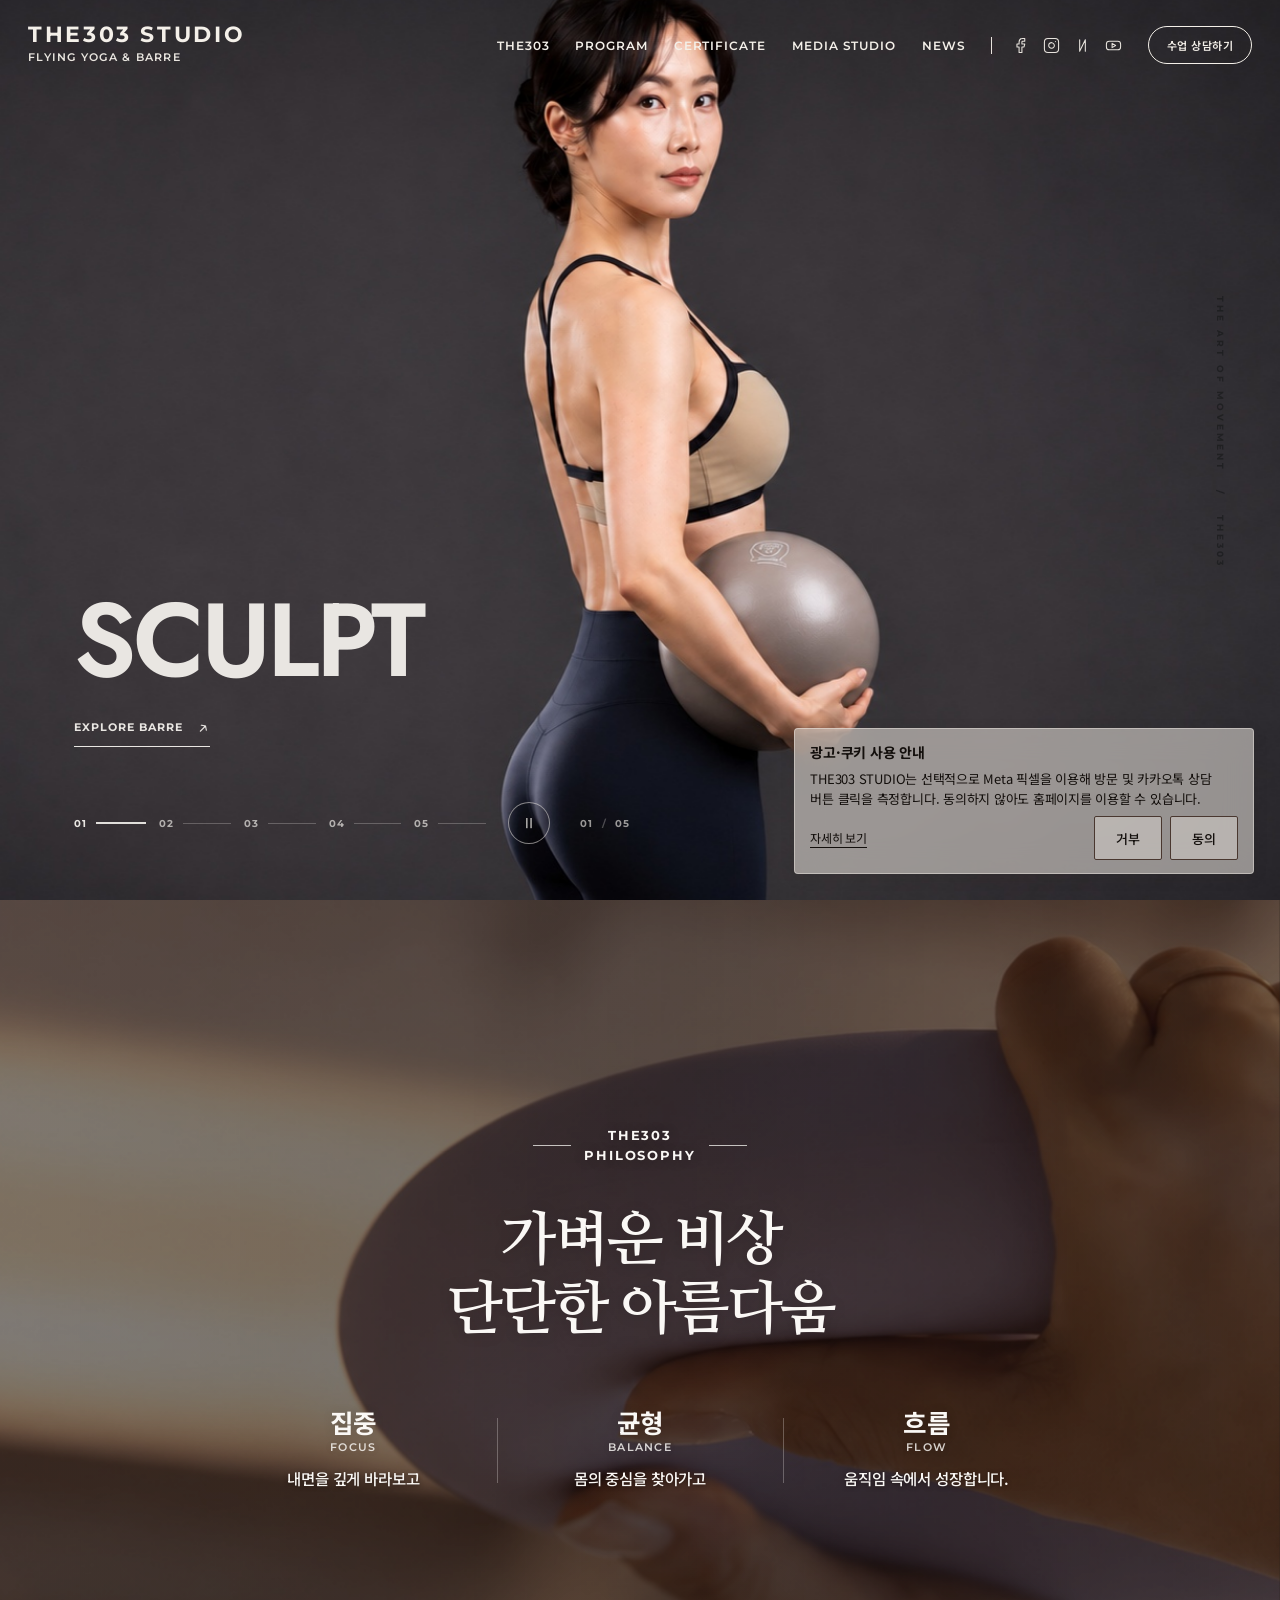
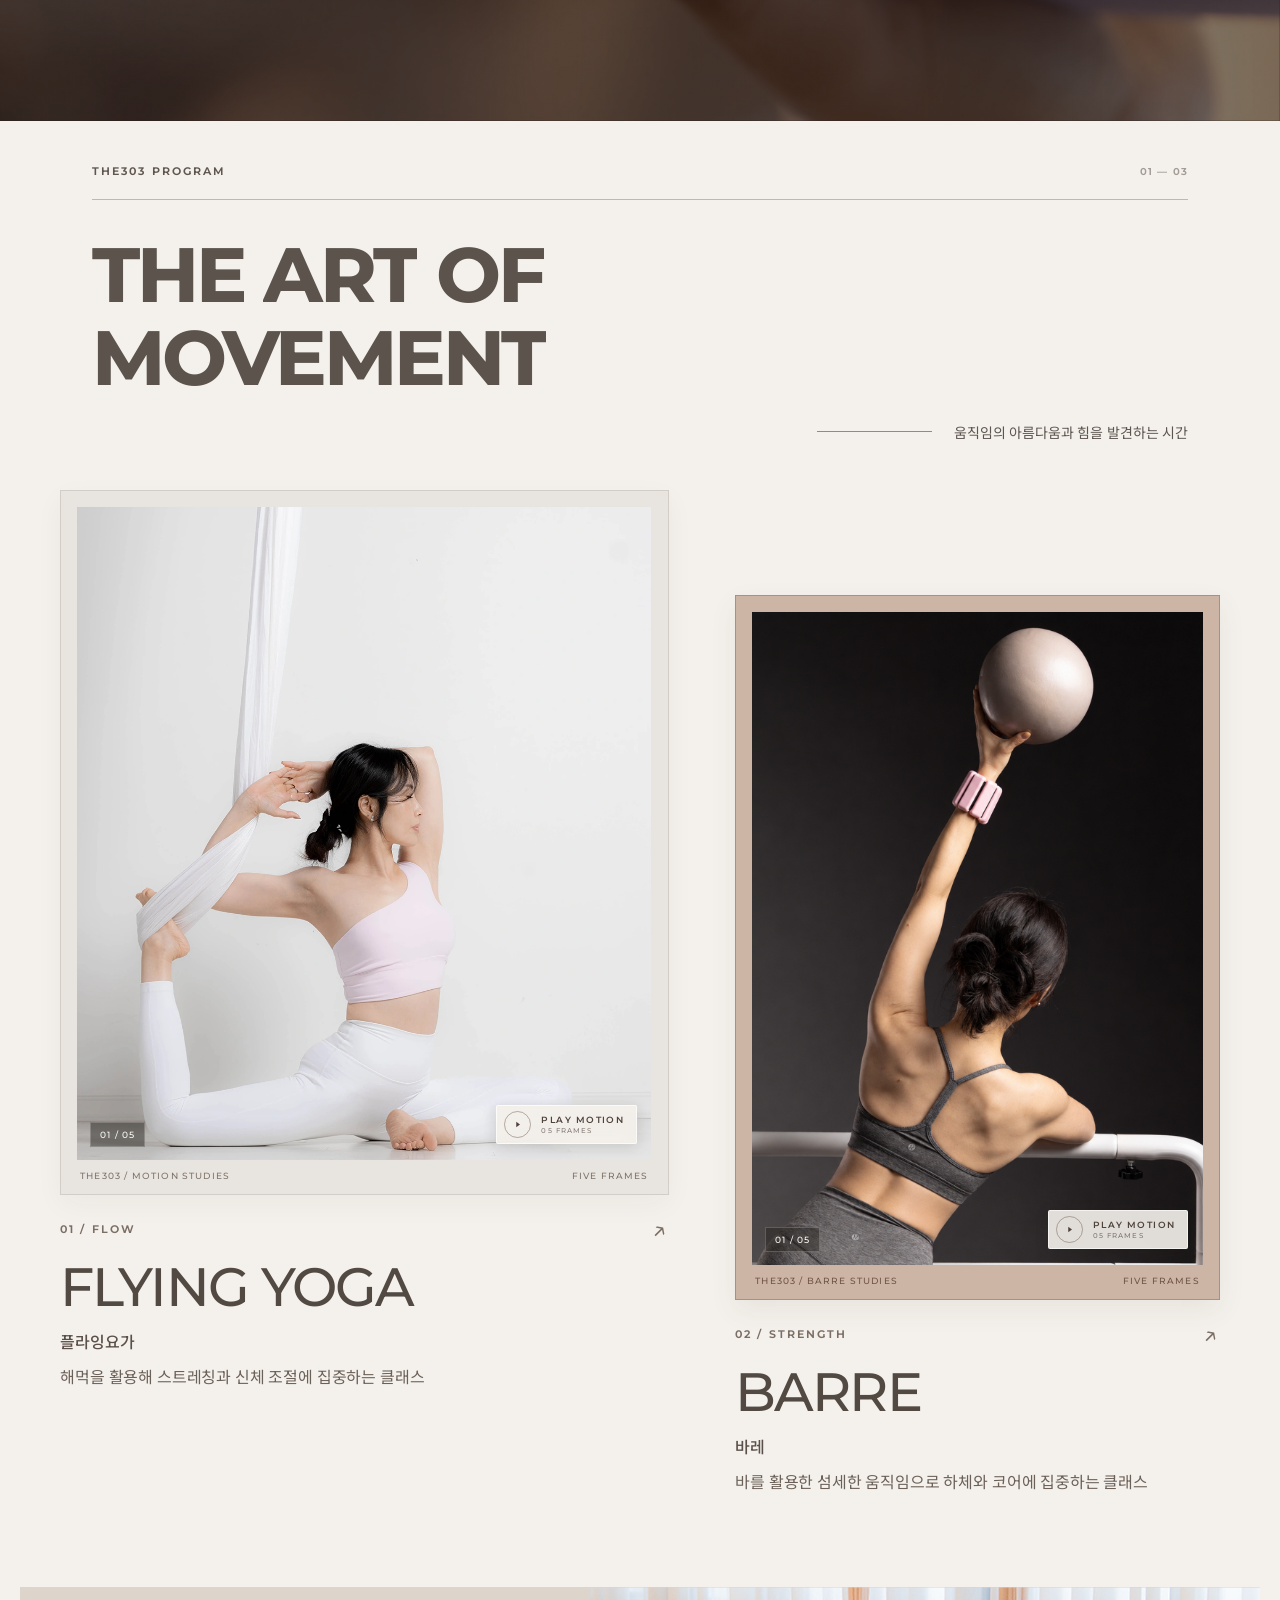
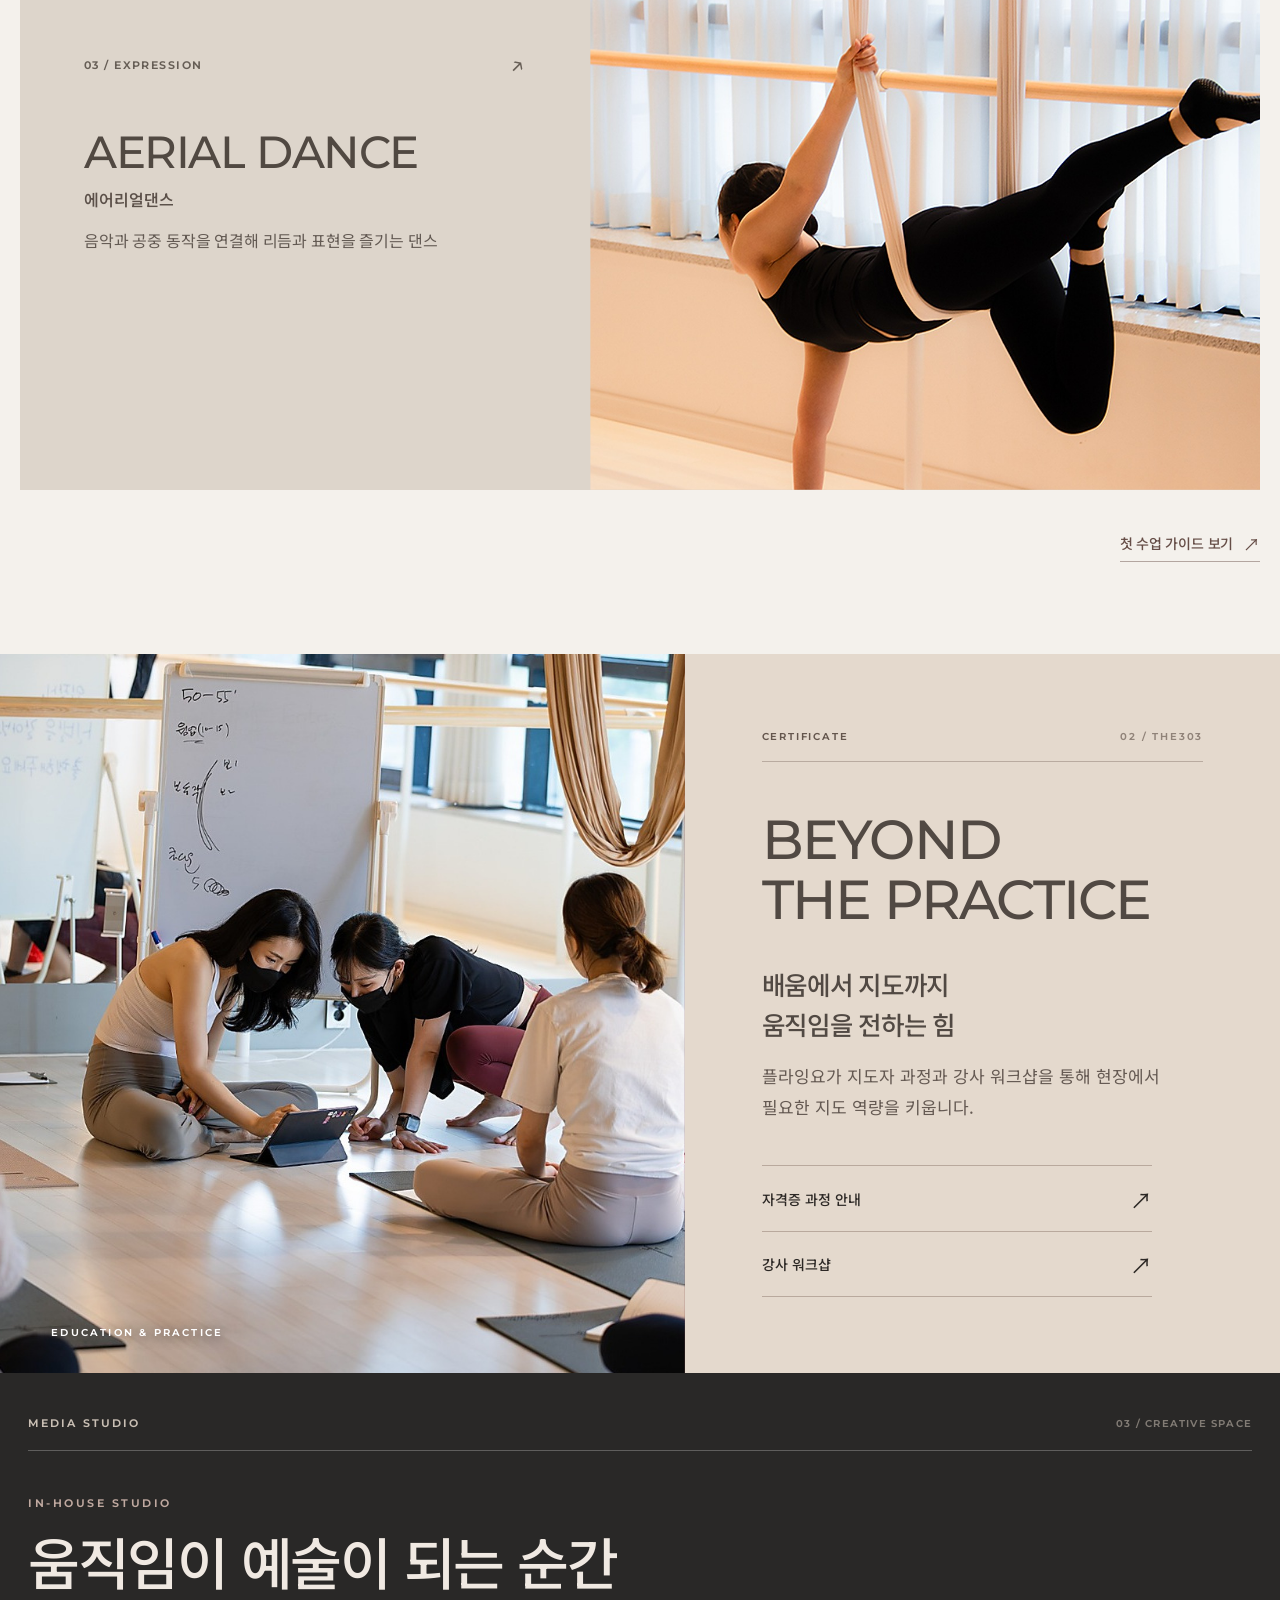
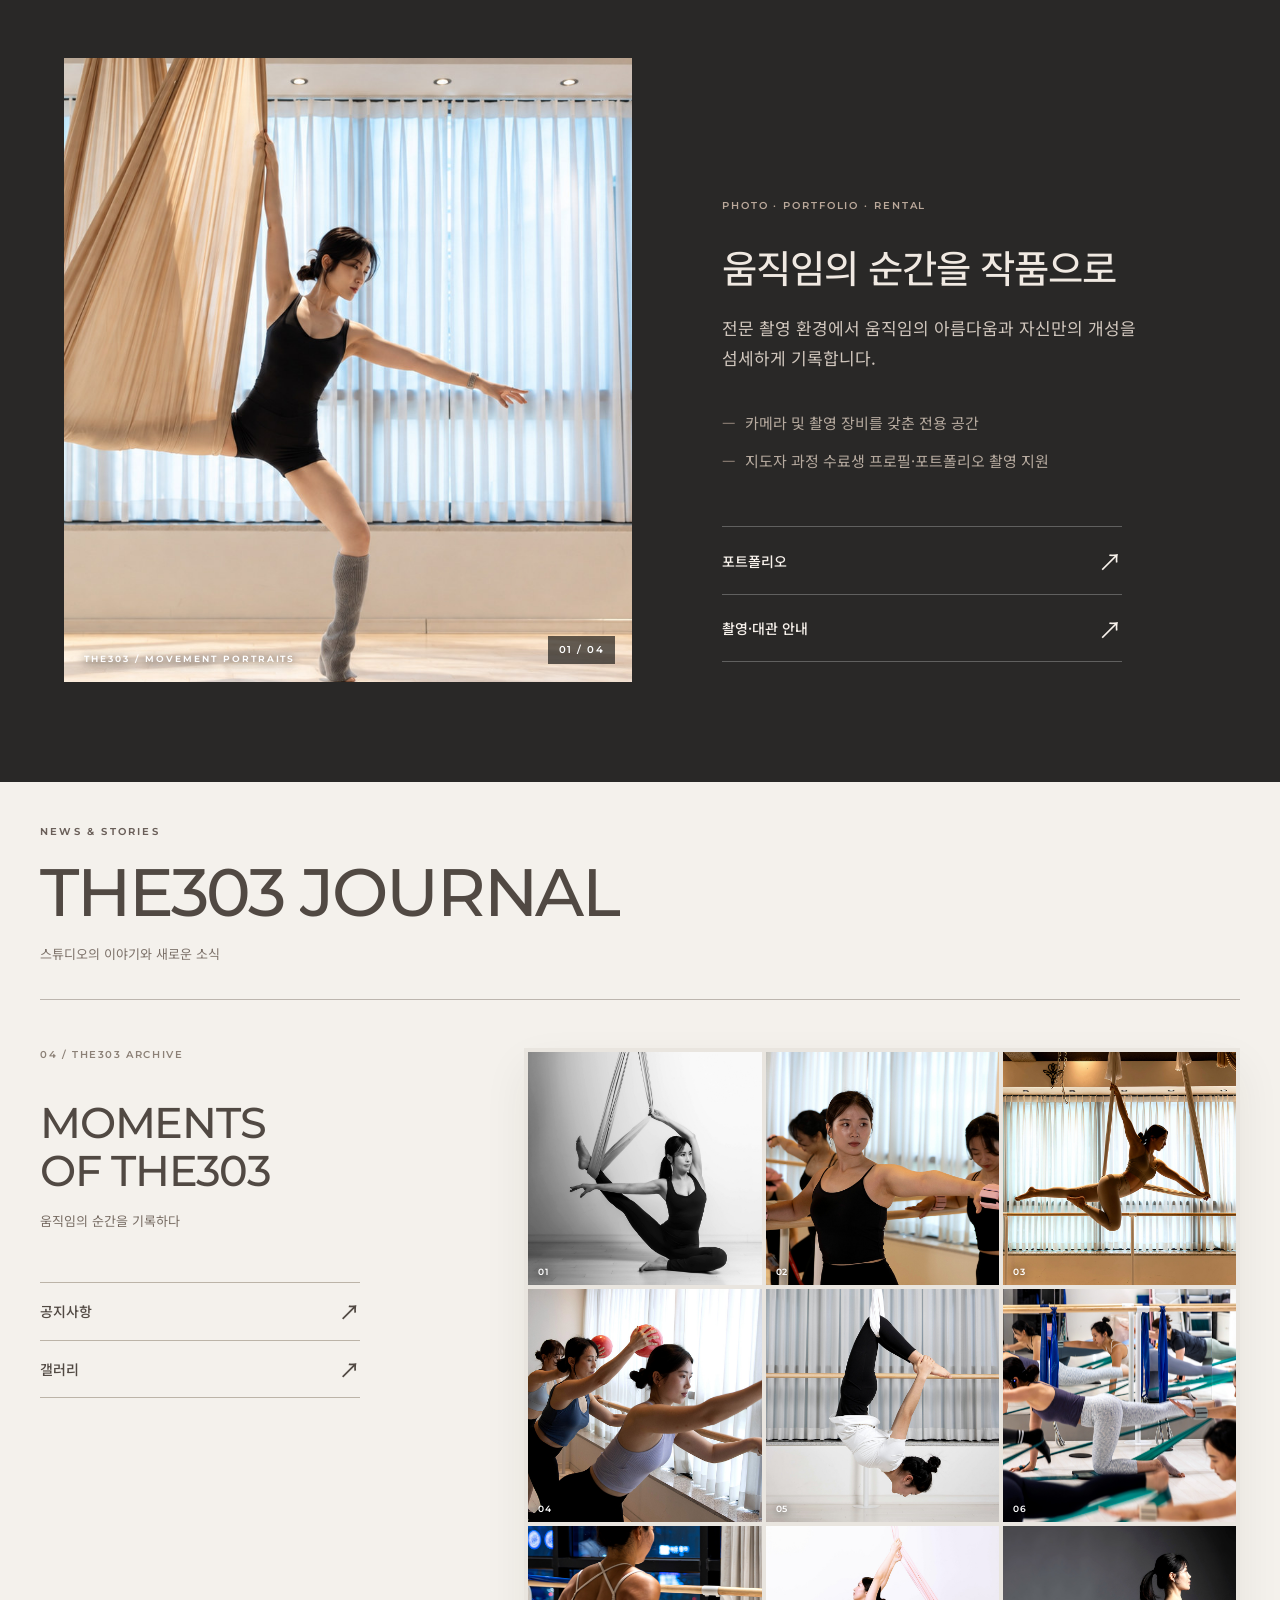
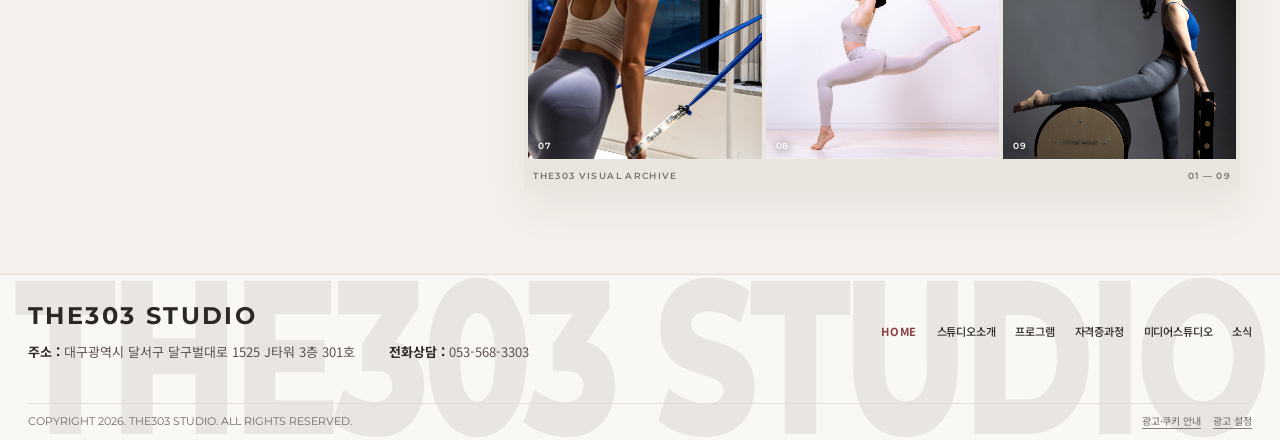
<file: index.html>
<!doctype html>
<html lang="ko">
<head>
  <meta charset="utf-8">
  <meta name="the303-build" content="V13.3.4 / 03.TEST ORDER 4-2-3-1-5">
  <meta name="viewport" content="width=device-width, initial-scale=1">
  <meta name="theme-color" content="#FAF8F5">
  
  <!-- THE303 STUDIO search preview metadata -->
  <meta name="description" content="대구 달서구 죽전역 더303스튜디오(THE303 STUDIO). 플라잉요가·바레·에어리얼댄스, 초보자 체험 수업, 플라잉요가 지도자 자격증 과정 및 강사 워크샵 안내.">
  <meta name="keywords" content="대구 플라잉요가, 대구 바레, 달서구 요가, 에어리얼댄스, 플라잉요가 지도자 교육">
  <meta property="og:type" content="website">
  <meta property="og:title" content="더303스튜디오 THE303 STUDIO | 대구 플라잉요가·바레">
  <meta property="og:description" content="대구 달서구 죽전역 더303스튜디오(THE303 STUDIO). 플라잉요가·바레·에어리얼댄스, 초보자 체험 수업, 플라잉요가 지도자 자격증 과정 및 강사 워크샵 안내.">
  <meta property="og:image" content="https://the303studio.kr/images/main/rolling/04-sculpt-pc.jpg">
  
  <title>더303스튜디오 THE303 STUDIO | 대구 플라잉요가·바레</title>
  
  <link rel="preconnect" href="https://fonts.googleapis.com">
  <link rel="preconnect" href="https://fonts.gstatic.com" crossorigin>
  <link href="https://fonts.googleapis.com/css2?family=DM+Sans:wght@400;500;600;700&family=Noto+Sans+KR:wght@300;400;500;600;700&family=Nanum+Myeongjo:wght@400;600;700&family=Montserrat:wght@300;400;500;600;700;800&family=Gowun+Dodum&family=Jua&display=swap" rel="stylesheet">
  <link rel="stylesheet" href="https://fonts.googleapis.com/css2?family=Jost:wght@600;700&display=swap">
  
  <!-- CSS is shared with upcoming studio pages; images keep existing relative paths. -->
  <link rel="stylesheet" href="./css/base.css?v=20261027">
  <link rel="stylesheet" href="./css/navigation.css?v=20261117-v05">
  <link rel="stylesheet" href="./css/home.css?v=20261028-philfix2">
  <link rel="stylesheet" href="./css/editor.css?v=20261027">
  <link rel="stylesheet" href="./css/responsive.css?v=20261027">
  <link rel="stylesheet" href="./css/refinements.css?v=20261027b">
  <link rel="stylesheet" href="./css/journal.css?v=20261027">
  <script>if(new URLSearchParams(location.search).get('editor')==='on')document.addEventListener('DOMContentLoaded',()=>document.body.classList.add('the303-admin-mode'));</script>
<link rel="stylesheet" href="./css/editorial-quality-final.css?v=20261031b"><link rel="stylesheet" href="./css/mobile-art-direction.css?v=20261031m1">
  <!-- Scoped changes for the four reviewed HOME sections only. -->
  <link rel="stylesheet" href="./css/home-precision-20261031.css?v=20261031-final6">
  <link rel="stylesheet" href="./css/intro-v05.css?v=20261107b">
  <link rel="stylesheet" href="./css/index-v06.css?v=20261107-v06">
  <link rel="stylesheet" href="./css/index-v07.css?v=20261108-v07">
  <link rel="stylesheet" href="./css/index-v08.css?v=20261108-v08">
  <link rel="stylesheet" href="./css/index-v09.css?v=20261108-v09">
  <link rel="stylesheet" href="./css/index-v10.css?v=20261108-v10">
  <link rel="stylesheet" href="./css/index-v11.css?v=20261108-v11">
  <link rel="stylesheet" href="./css/index-v11-1.css?v=20261108-v114">
  <link rel="stylesheet" href="./css/index-v12.css?v=20261108-v12">
  <link rel="stylesheet" href="./css/index-v13.css?v=20261108-v13">
  <link rel="stylesheet" href="./css/index-v13-2.css?v=20261108-v132">
  <link rel="stylesheet" href="./css/index-v13-3-1.css?v=20261108-v1331">
  <link rel="stylesheet" href="./css/index-v13-3-2.css?v=20261108-v1332">
  <link rel="stylesheet" href="./css/index-v13-3-4.css?v=20261108-v1334">
  <link rel="stylesheet" href="./css/hero-pc-jpg-preview.css?v=20261108-v1">
  <link rel="stylesheet" href="./css/sculpt-photo-contrast-20261114.css?v=20261114">
  <link rel="stylesheet" href="./css/strength-photo-contrast-20261114.css?v=20261114">
  <link rel="stylesheet" href="./css/hero-rolling-stability-20261114.css?v=20261114-r1">
  <link rel="stylesheet" href="./css/strength-mobile-crop-10pct-r2.css?v=20261115-r2">
  <link rel="stylesheet" href="./css/hero-precision-mobile-contrast-20261115.css?v=1">
  <link rel="stylesheet" href="./css/hero-header-contrast-v06.css?v=20261117-v06">
  <link rel="preload" as="image" media="(min-width: 851px)" href="./images/main/rolling/04-sculpt-pc.jpg" fetchpriority="high">
  <link rel="preload" as="image" media="(max-width: 850px)" href="./images/main/rolling/04-sculpt-mo.jpg" fetchpriority="high">
  <link rel="preload" as="image" media="(min-width: 851px)" href="./images/main/flying-sequence/flying-01-pc.webp" fetchpriority="low">

  <link rel="stylesheet" href="./css/editorial-motion.css?v=20261122-v39">
  <link rel="stylesheet" href="./css/philosophy-v52.css?v=20261124-v55">
  <link rel="stylesheet" href="./css/footer-motion-test.css">
  <link rel="stylesheet" href="./css/footer-v57.css?v=20261124-v57">
  <link rel="canonical" href="https://the303studio.kr/">
  <meta property="og:url" content="https://the303studio.kr/">
  <meta property="og:site_name" content="THE303 STUDIO">
  <meta property="og:locale" content="ko_KR">
  <meta name="twitter:card" content="summary_large_image">
  <link rel="icon" href="/favicon.ico" sizes="any">
  <link rel="icon" type="image/png" sizes="32x32" href="/favicon-32x32.png">
  <link rel="apple-touch-icon" href="/apple-touch-icon.png">
  <script type="application/ld+json">{"@context":"https://schema.org","@graph":[{"@type":"SportsActivityLocation","@id":"https://the303studio.kr/#organization","name":"THE303 STUDIO","url":"https://the303studio.kr/","telephone":"+82-53-568-3303","description":"대구 달서구 죽전역 더303스튜디오(THE303 STUDIO). 플라잉요가·바레·에어리얼댄스 클래스, 체험 수업, 플라잉요가 지도자 자격증 과정과 강사 워크샵을 안내하는 웰니스 스튜디오.","address":{"@type":"PostalAddress","streetAddress":"달구벌대로 1525 J타워 3층 301호","addressLocality":"달서구","addressRegion":"대구광역시","addressCountry":"KR","postalCode":"42633"},"image":"https://the303studio.kr/images/studio/hero-pc-v48.jpg","hasMap":["https://map.naver.com/p/entry/place/1183204055","https://maps.app.goo.gl/7TkNuP8mm1FHfJBw5"],"alternateName":["더303스튜디오","더303 스튜디오","더303플라잉요가스튜디오","THE303 STUDIO 플라잉요가 & 바레","THE303 STUDIO | 플라잉요가 & 바레","더303플라잉요가_바레","더303플라잉요가 & 바레 스튜디오"],"sameAs":["https://www.instagram.com/the303_flyingyoga_barre","https://blog.naver.com/flyingthe303","https://pf.kakao.com/_xdERxlxj","https://map.naver.com/p/entry/place/1183204055","https://maps.app.goo.gl/7TkNuP8mm1FHfJBw5","https://www.youtube.com/@%EB%8D%94303%EC%8A%A4%ED%8A%9C%EB%94%94%EC%98%A4","https://www.facebook.com/the303flyingyogastudio"]},{"@type":"WebSite","@id":"https://the303studio.kr/#website","url":"https://the303studio.kr/","name":"THE303 STUDIO","inLanguage":"ko-KR","publisher":{"@id":"https://the303studio.kr/#organization"},"alternateName":["더303스튜디오","더303 스튜디오"]},{"@type":"WebPage","@id":"https://the303studio.kr/#webpage","url":"https://the303studio.kr/","name":"더303스튜디오 THE303 STUDIO | 대구 플라잉요가·바레","description":"대구 달서구 죽전역 더303스튜디오(THE303 STUDIO). 플라잉요가·바레·에어리얼댄스, 초보자 체험 수업, 플라잉요가 지도자 자격증 과정 및 강사 워크샵 안내.","inLanguage":"ko-KR","isPartOf":{"@id":"https://the303studio.kr/#website"},"about":{"@id":"https://the303studio.kr/#organization"},"primaryImageOfPage":{"@type":"ImageObject","url":"https://the303studio.kr/images/main/rolling/04-sculpt-pc.jpg","width":1672,"height":941}}]}</script>
  <link rel="stylesheet" href="./css/meta-consent-v64.css">
  <script defer src="./js/meta-consent-v64.js"></script>
  <link rel="stylesheet" href="./css/v65-typography-spacing.css?v=20261126-v65-test1">
  <link rel="stylesheet" href="./css/v65-review-02.css?v=20261126-test2">
  <link rel="stylesheet" href="./css/v65-review-03.css?v=20261127-test3">
  <link rel="stylesheet" href="./css/footer-mobile-v65-05.css?v=20261127-v6505">
<meta property="og:image:width" content="1672">
<meta property="og:image:height" content="941">
<meta name="twitter:title" content="더303스튜디오 THE303 STUDIO | 대구 플라잉요가·바레">
<meta name="twitter:description" content="대구 달서구 죽전역 더303스튜디오(THE303 STUDIO). 플라잉요가·바레·에어리얼댄스, 초보자 체험 수업, 플라잉요가 지도자 자격증 과정 및 강사 워크샵 안내.">
<meta name="twitter:image" content="https://the303studio.kr/images/main/rolling/04-sculpt-pc.jpg">
</head>
<body class="the303-footer-v57 the303-motion-test the303-index-v06 the303-index-v07 the303-index-v09 the303-index-v10 the303-index-v11 the303-index-v111">
  <a href="#mainContent" class="skip-link">본문 바로가기</a>

  <div class="mobile-nav-backdrop" id="navBackdrop"></div>

  <header class="site-header" id="siteHeader">
    <div class="container nav-wrap">
      <a class="brand" href="#home" aria-label="THE303 STUDIO 홈으로 이동">
        <span class="brand-main" data-text="brandEn">THE303 STUDIO</span>
        <span class="brand-sub" data-text="brandSub">FLYING YOGA &amp; BARRE</span>
      </a>
      
      <button class="menu-toggle" id="menuToggle" type="button" aria-label="메뉴 열기" aria-controls="navPanel" aria-expanded="false">
        <svg viewBox="0 0 24 24"><path d="M3 7h18M3 12h18M3 17h18"/></svg>
      </button>
      
      <nav class="nav-panel" id="navPanel" aria-label="주 메뉴">
        <a class="mobile-panel-brand" href="index.html" aria-label="THE303 STUDIO 메인페이지로 이동"><span data-text="brandEn">THE303 STUDIO</span><small aria-hidden="true">HOME <span class="home-link-arrow">↗</span></small></a>
        <ul class="nav-list">
          <li class="nav-dropdown">
            <a class="nav-link" href="#philosophy" data-text="nav1">THE303</a>
            <button class="submenu-toggle" type="button"><svg class="nav-chevron" viewBox="0 0 24 24" fill="none" stroke="currentColor" stroke-width="2"><path d="m6 9 6 6 6-6"/></svg></button>
            <ul class="dropdown-menu">
              <li><a href="about-studio.html" data-text="navSub1_1">스튜디오소개</a></li>
              <li><a href="contact.html" data-text="navSub1_2">오시는길</a></li>
            </ul>
          </li>
          <li class="nav-dropdown">
            <a class="nav-link" href="#program" data-text="nav2">PROGRAM</a>
            <button class="submenu-toggle" type="button"><svg class="nav-chevron" viewBox="0 0 24 24" fill="none" stroke="currentColor" stroke-width="2"><path d="m6 9 6 6 6-6"/></svg></button>
            <ul class="dropdown-menu">
              <li><a href="program-flying.html" data-text="navSub2_1">플라잉요가</a></li>
              <li><a href="program-barre.html" data-text="navSub2_2">바레</a></li>
              <li><a href="program-dance.html" data-text="navSub2_3">에어리얼댄스</a></li>
<li><a href="program-guide.html">첫 수업 가이드</a></li>
            </ul>
          </li>
          <li class="nav-dropdown">
            <a class="nav-link" href="#ttc" data-text="nav3">CERTIFICATE</a>
            <button class="submenu-toggle" type="button"><svg class="nav-chevron" viewBox="0 0 24 24" fill="none" stroke="currentColor" stroke-width="2"><path d="m6 9 6 6 6-6"/></svg></button>
            <ul class="dropdown-menu">
              <li><a href="ttc-cert.html" data-text="navSub3_1">자격증과정</a></li>
              <li><a href="ttc-workshop.html" data-text="navSub3_2">강사 워크샵</a></li>
            </ul>
          </li>
          <li class="nav-dropdown">
            <a class="nav-link" href="#space" data-text="nav4">MEDIA STUDIO</a>
            <button class="submenu-toggle" type="button"><svg class="nav-chevron" viewBox="0 0 24 24" fill="none" stroke="currentColor" stroke-width="2"><path d="m6 9 6 6 6-6"/></svg></button>
            <ul class="dropdown-menu">
              <li><a href="media-portfolio.html" data-text="navSub4_1">포트폴리오</a></li>
              <li><a href="media-rental.html" data-text="navSub4_2">촬영 및 대관 안내</a></li>
            </ul>
          </li>
          <li class="nav-dropdown">
            <a class="nav-link" href="#news" data-text="nav5">NEWS</a>
            <button class="submenu-toggle" type="button"><svg class="nav-chevron" viewBox="0 0 24 24" fill="none" stroke="currentColor" stroke-width="2"><path d="m6 9 6 6 6-6"/></svg></button>
            <ul class="dropdown-menu">
              <li><a href="news-notice.html" data-text="navSub5_1">공지사항</a></li>
              <li><a href="news-gallery.html" data-text="navSub5_2">갤러리</a></li>
            </ul>
          </li>
        </ul>
        
        <div class="nav-social">
          <a href="https://www.facebook.com/the303flyingyogastudio" data-link="socialFb" target="_blank" rel="noopener noreferrer" aria-label="Facebook"><svg viewBox="0 0 24 24"><path d="M18 2h-3a5 5 0 0 0-5 5v3H7v4h3v8h4v-8h3l1-4h-4V7a1 1 0 0 1 1-1h3z"/></svg></a>
          <a href="https://www.instagram.com/the303_flyingyoga_barre" data-link="socialIg" target="_blank" rel="noopener noreferrer" aria-label="Instagram"><svg viewBox="0 0 24 24"><rect x="2" y="2" width="20" height="20" rx="5" ry="5"/><path d="M16 11.37A4 4 0 1 1 12.63 8 4 4 0 0 1 16 11.37z"/><line x1="17.5" y1="6.5" x2="17.51" y2="6.5"/></svg></a>
          <a href="https://blog.naver.com/flyingthe303" data-link="socialBlog" target="_blank" rel="noopener noreferrer" aria-label="Naver Blog"><svg viewBox="0 0 24 24"><polyline points="8 4 8 20 16 4 16 20"/></svg></a>
          <a href="https://www.youtube.com/@%EB%8D%94303%EC%8A%A4%ED%8A%9C%EB%94%94%EC%98%A4" data-link="socialYt" target="_blank" rel="noopener noreferrer" aria-label="YouTube"><svg viewBox="0 0 24 24"><rect x="2" y="6" width="20" height="12" rx="4" ry="4"/><polygon points="10 9 15 12 10 15 10 9"/></svg></a>
        </div>
        
        <div class="mobile-menu-social">
          <a href="https://www.facebook.com/the303flyingyogastudio" data-link="socialFb" target="_blank" rel="noopener noreferrer" aria-label="Facebook"><svg viewBox="0 0 24 24"><path d="M18 2h-3a5 5 0 0 0-5 5v3H7v4h3v8h4v-8h3l1-4h-4V7a1 1 0 0 1 1-1h3z"/></svg></a>
          <a href="https://www.instagram.com/the303_flyingyoga_barre" data-link="socialIg" target="_blank" rel="noopener noreferrer" aria-label="Instagram"><svg viewBox="0 0 24 24"><rect x="2" y="2" width="20" height="20" rx="5" ry="5"/><path d="M16 11.37A4 4 0 1 1 12.63 8 4 4 0 0 1 16 11.37z"/><line x1="17.5" y1="6.5" x2="17.51" y2="6.5"/></svg></a>
          <a href="https://blog.naver.com/flyingthe303" data-link="socialBlog" target="_blank" rel="noopener noreferrer" aria-label="Naver Blog"><svg viewBox="0 0 24 24"><polyline points="8 4 8 20 16 4 16 20"/></svg></a>
          <a href="https://www.youtube.com/@%EB%8D%94303%EC%8A%A4%ED%8A%9C%EB%94%94%EC%98%A4" data-link="socialYt" target="_blank" rel="noopener noreferrer" aria-label="YouTube"><svg viewBox="0 0 24 24"><rect x="2" y="6" width="20" height="12" rx="4" ry="4"/><polygon points="10 9 15 12 10 15 10 9"/></svg></a>
        </div>
        
        <a class="nav-cta" href="https://pf.kakao.com/_xdERxlxj" data-link="booking" target="_blank" rel="noopener noreferrer" data-text="navCta">수업 상담하기 ↗</a>
      </nav>
    </div>
  </header>

  <main id="mainContent">
    <h1 style="position:absolute; width:1px; height:1px; overflow:hidden; clip:rect(1px 1px 1px 1px);">대구 달서구 플라잉요가 및 바레 전문 더303 스튜디오</h1>
    
    <div class="opening-scenes">
    <section class="hero the303-intro-v05" id="home" aria-label="THE303 STUDIO 메인 인트로" aria-roledescription="슬라이드 쇼" data-scene="control">
  <div class="hero-slider-wrap">
    <div class="hero-slider" id="heroSlider" aria-live="off">
      <article class="hero-slide hero-slide--control active" data-scene="control" aria-roledescription="슬라이드" aria-label="1 / 5 SCULPT">
        <div class="hero-bg" data-image-bg="hero4" data-image-bg-mobile="hero4Mobile" style="background-image:url('./images/main/rolling/04-sculpt-pc.jpg')"></div>
        <div class="hero-content">
          <p class="hero-editorial-index" data-text="heroEyebrow4"></p>
          <h2 data-text="heroTitle4">SCULPT</h2>
          <p class="hero-editorial-caption" data-text="heroCopy4"></p>
          <div class="hero-actions"><a class="hero-editorial-link" href="program-barre.html"><span data-text="heroBtn4">EXPLORE BARRE</span><span aria-hidden="true">↗</span></a></div>
        </div>
        <div class="hero-edge-label" aria-hidden="true">THE ART OF MOVEMENT &nbsp; / &nbsp; THE303</div>
      </article>
      <article class="hero-slide hero-slide--flow" data-scene="flow" aria-roledescription="슬라이드" aria-label="2 / 5 RHYTHM">
        <div class="hero-bg" data-image-bg="hero2" data-image-bg-mobile="hero2Mobile" style="background-image:url('./images/main/rolling/02-rhythm-pc.jpg')"></div>
        <div class="hero-content">
          <p class="hero-editorial-index" data-text="heroEyebrow2"></p>
          <h2 data-text="heroTitle2">RHYTHM</h2>
          <p class="hero-editorial-caption" data-text="heroCopy2"></p>
          <div class="hero-actions"><a class="hero-editorial-link" href="program-flying.html"><span data-text="heroBtn2">EXPLORE FLYING YOGA</span><span aria-hidden="true">↗</span></a></div>
        </div>
        <div class="hero-edge-label" aria-hidden="true">THE ART OF MOVEMENT &nbsp; / &nbsp; THE303</div>
      </article>
      <article class="hero-slide hero-slide--strength" data-scene="strength" aria-roledescription="슬라이드" aria-label="3 / 5 STRENGTH">
        <div class="hero-bg" data-image-bg="hero3" data-image-bg-mobile="hero3Mobile" style="background-image:url('./images/main/rolling/03-strength-pc.jpg')"></div>
        <div class="hero-content">
          <p class="hero-editorial-index" data-text="heroEyebrow3"></p>
          <h2 data-text="heroTitle3">STRENGTH</h2>
          <p class="hero-editorial-caption" data-text="heroCopy3"></p>
          <div class="hero-actions"><a class="hero-editorial-link" href="program-barre.html"><span data-text="heroBtn3">EXPLORE BARRE</span><span aria-hidden="true">↗</span></a></div>
        </div>
        <div class="hero-edge-label" aria-hidden="true">THE ART OF MOVEMENT &nbsp; / &nbsp; THE303</div>
      </article>
      <article class="hero-slide hero-slide--line" data-scene="line" aria-roledescription="슬라이드" aria-label="4 / 5 PRECISION">
        <div class="hero-bg" data-image-bg="hero1" data-image-bg-mobile="hero1Mobile" style="background-image:url('./images/main/rolling/01-precision-pc.jpg')"></div>
        <div class="hero-content">
          <p class="hero-editorial-index" data-text="heroEyebrow1"></p>
          <h2 data-text="heroTitle1">PRECISION</h2>
          <p class="hero-editorial-caption" data-text="heroCopy1"></p>
          <div class="hero-actions"><a class="hero-editorial-link" href="program-flying.html"><span data-text="heroBtn1">EXPLORE FLYING YOGA</span><span aria-hidden="true">↗</span></a></div>
        </div>
        <div class="hero-edge-label" aria-hidden="true">THE ART OF MOVEMENT &nbsp; / &nbsp; THE303</div>
      </article>
      <article class="hero-slide hero-slide--brand" data-scene="brand" aria-roledescription="슬라이드" aria-label="5 / 5 THE303">
        <div class="hero-bg" data-image-bg="hero5" data-image-bg-mobile="hero5Mobile" style="background-image:url('./images/main/rolling/05-the303-pc.jpg')"></div>
        <div class="hero-content">
          <p class="hero-editorial-index" data-text="heroEyebrow5">STUDIO</p>
          <h2 data-text="heroTitle5">THE303</h2>
          <p class="hero-editorial-caption" data-text="heroCopy5"></p>
          <div class="hero-actions"><a class="hero-editorial-link" href="about-studio.html"><span data-text="heroBtn5">DISCOVER THE303</span><span aria-hidden="true">↗</span></a></div>
        </div>
        <div class="hero-edge-label" aria-hidden="true">THE ART OF MOVEMENT &nbsp; / &nbsp; THE303</div>
      </article>
    </div>
  </div>
  <div class="hero-navigation" aria-label="메인 슬라이드 탐색">
    <div class="hero-controls" role="group" aria-label="장면 선택"><button class="hero-dot" type="button" aria-label="01 SCULPT 장면 보기" aria-pressed="true"><span>01</span><i aria-hidden="true"></i></button><button class="hero-dot" type="button" aria-label="02 RHYTHM 장면 보기" aria-pressed="false"><span>02</span><i aria-hidden="true"></i></button><button class="hero-dot" type="button" aria-label="03 STRENGTH 장면 보기" aria-pressed="false"><span>03</span><i aria-hidden="true"></i></button><button class="hero-dot" type="button" aria-label="04 PRECISION 장면 보기" aria-pressed="false"><span>04</span><i aria-hidden="true"></i></button><button class="hero-dot" type="button" aria-label="05 THE303 장면 보기" aria-pressed="false"><span>05</span><i aria-hidden="true"></i></button></div>
    <button id="heroPause" class="hero-pause" type="button" aria-label="자동 전환 일시정지" aria-pressed="false"><span aria-hidden="true">Ⅱ</span></button>
    <div class="hero-position" aria-hidden="true"><span id="heroNow">01</span><span class="hero-position-separator">/</span>05</div>
  </div>
</section>

    <section class="section phil-wide-section" id="philosophy">
      <picture class="phil-bg" id="philosophyPicture" aria-hidden="true">
        <source id="philosophyMobileSource" media="(max-width: 850px)" srcset="./images/main/philosophy-mo.jpg">
        <img id="philosophyBackgroundImage" class="phil-bg-image" src="./images/main/philosophy-pc.jpg" alt="" decoding="async" width="2000" height="833">
      </picture>
      <div class="container phil-content reveal">
        <a class="phil-label-link" href="about-studio.html" aria-label="THE303 스튜디오 소개 페이지로 이동">
          <span class="eyebrow" data-text="philLabel">THE303 PHILOSOPHY</span>
          <span class="phil-link-arrow" aria-hidden="true">↗</span>
        </a>
        <h2 class="section-title" data-text="philTitle" style="white-space: pre-line;">가벼운 비상
단단한 아름다움</h2>
        
        <div class="phil-keywords">
            <div class="phil-kw-item">
                <strong><span data-text="philKw1">집중</span> <span data-text="philEn1">FOCUS</span></strong>
                <p data-text="philDesc1">내면을 깊게 바라보고</p>
            </div>
            <div class="phil-kw-item">
                <strong><span data-text="philKw2">균형</span> <span data-text="philEn2">BALANCE</span></strong>
                <p data-text="philDesc2">몸의 중심을 찾아가고</p>
            </div>
            <div class="phil-kw-item">
                <strong><span data-text="philKw3">흐름</span> <span data-text="philEn3">FLOW</span></strong>
                <p data-text="philDesc3">움직임 속에서 성장합니다.</p>
            </div>
        </div>
      </div>
    </section>
    </div>

    <!-- V06 PROGRAM: asymmetric full-bleed editorial photography -->
    <section class="section program-section v06-program" id="program" aria-labelledby="v06-program-title">
      <div class="container v06-program-heading reveal">
        <div class="v06-section-eyebrow"><span data-text="programLabel">THE303 PROGRAM</span><span class="v06-section-count">01 — 03</span></div>
        <h2 id="v06-program-title" class="v06-program-display" data-text="programHeadline">THE ART OF MOVEMENT</h2>
        <div class="v06-program-intro"><span class="v06-hairline" aria-hidden="true"></span><p>움직임의 아름다움과 힘을 발견하는 시간</p></div>
      </div>
      <div class="v06-program-images">
        <div class="v06-program-feature v06-feature-flying reveal">
          <div class="v13-film-shell" data-motion-shell="flying">
          <a class="v13-film-link" href="program-flying.html" aria-label="플라잉요가 프로그램 자세히 보기">
          <div class="v10-film-stage">
          <div class="v06-program-photo v07-sequence" data-sequence="flying" data-interval="700" data-fade="140" aria-label="플라잉요가 5컷 포토 시퀀스 · 컷 시작 간격 0.7초">
            <picture class="v09-film-layer" style="--film-origin:51% 47%;--film-zoom:1.043"><source media="(max-width: 850px)" srcset="./images/main/flying-sequence/flying-01-mo.webp" data-v09-mobile-default="./images/main/flying-sequence/flying-01-mo.webp" data-v09-desktop-default="./images/main/flying-sequence/flying-01-pc.webp"><img class="v07-sequence-frame is-current" src="./images/main/flying-sequence/flying-01-pc.webp" data-image-path="flying" alt="흰색 해먹을 활용해 앉은 자세에서 몸을 뻗는 플라잉요가 동작" loading="lazy" decoding="async" width="1000" height="1200"></picture>
            <picture class="v09-film-layer" style="--film-origin:52% 51%;--film-zoom:1.038"><source media="(max-width: 850px)" srcset="./images/main/flying-sequence/flying-02-mo.webp" data-v09-mobile-default="./images/main/flying-sequence/flying-02-mo.webp" data-v09-desktop-default="./images/main/flying-sequence/flying-02-pc.webp"><img class="v07-sequence-frame" src="./images/main/flying-sequence/flying-02-pc.webp" data-image-path="programFlying2" alt="회색 배경에서 흰색 해먹을 이용해 거꾸로 매달린 플라잉요가 자세" loading="lazy" decoding="async" width="1000" height="1200"></picture>
            <picture class="v09-film-layer" style="--film-origin:49% 49%;--film-zoom:1.045"><source media="(max-width: 850px)" srcset="./images/main/flying-sequence/flying-03-mo.webp" data-v09-mobile-default="./images/main/flying-sequence/flying-03-mo.webp" data-v09-desktop-default="./images/main/flying-sequence/flying-03-pc.webp"><img class="v07-sequence-frame" src="./images/main/flying-sequence/flying-03-pc.webp" data-image-path="programFlying3" alt="창가에서 해먹을 잡고 한 손으로 바닥을 짚는 플라잉요가 동작" loading="lazy" decoding="async" width="1000" height="1200"></picture>
            <picture class="v09-film-layer" style="--film-origin:55% 49%;--film-zoom:1.034"><source media="(max-width: 850px)" srcset="./images/main/flying-sequence/flying-04-mo.webp" data-v09-mobile-default="./images/main/flying-sequence/flying-04-mo.webp" data-v09-desktop-default="./images/main/flying-sequence/flying-04-pc.webp"><img class="v07-sequence-frame" src="./images/main/flying-sequence/flying-04-pc.webp" data-image-path="programFlying4" alt="따뜻한 조명의 스튜디오에서 해먹을 잡고 한쪽 다리를 뒤로 펼치는 동작" loading="lazy" decoding="async" width="1000" height="1200"></picture>
            <picture class="v09-film-layer" style="--film-origin:50% 48%;--film-zoom:1.040"><source media="(max-width: 850px)" srcset="./images/main/flying-sequence/flying-05-mo.webp" data-v09-mobile-default="./images/main/flying-sequence/flying-05-mo.webp" data-v09-desktop-default="./images/main/flying-sequence/flying-05-pc.webp"><img class="v07-sequence-frame" src="./images/main/flying-sequence/flying-05-pc.webp" data-image-path="programFlying5" alt="두 사람이 해먹을 이용해 서로 연결된 공중 동작을 펼치는 모습" loading="lazy" decoding="async" width="1000" height="1200"></picture>
            <span class="v111-corner v111-corner--tl" aria-hidden="true"></span>
            <span class="v111-corner v111-corner--br" aria-hidden="true"></span>
            <span class="v07-sequence-count" aria-hidden="true">01 / 05</span>
          </div>
          <div class="v10-film-rail" aria-hidden="true"><span>THE303 / MOTION STUDIES</span><span>FIVE FRAMES</span></div>
          </div>
                    </a>
          <button type="button" class="v13-motion-control" data-motion-trigger="flying" aria-label="플라잉요가 사진 시퀀스 한 번 재생"><span class="v13-motion-glyph" aria-hidden="true"><svg viewBox="0 0 24 24" fill="none" xmlns="http://www.w3.org/2000/svg"><path d="M10 7.5 16 12l-6 4.5V7.5Z" fill="currentColor"/></svg></span><span class="v13-motion-copy"><span class="v13-motion-primary" data-motion-label>PLAY MOTION</span><span class="v13-motion-secondary">05 FRAMES</span></span></button>
        </div>
        <a class="v13-program-copy" href="program-flying.html" aria-label="플라잉요가 프로그램 자세히 보기">
          <div class="v06-program-meta"><span>01 / FLOW</span><span class="v06-mini-arrow" aria-hidden="true">↗</span></div>
          <h3><span data-text="prog1En">FLYING YOGA</span></h3>
          <p class="v06-program-ko" data-text="prog1Title">플라잉요가</p>
          <p class="v06-program-descr" data-text="prog1Desc">해먹을 활용해 스트레칭과 신체 조절에 집중하는 클래스</p>
        </a>
        </div>
        <div class="v06-program-feature v06-feature-barre reveal delay-1">
          <div class="v13-film-shell" data-motion-shell="barre">
          <a class="v13-film-link" href="program-barre.html" aria-label="바레 프로그램 자세히 보기">
          <div class="v10-film-stage">
          <div class="v06-program-photo v07-sequence" data-sequence="barre" data-interval="700" data-fade="140" aria-label="바레 5컷 포토 시퀀스 · 컷 시작 간격 0.7초">
            <picture class="v09-film-layer" style="--film-origin:56% 50%;--film-zoom:1.038"><source media="(max-width: 850px)" srcset="./images/main/barre-sequence/barre-01-mo.webp" data-v09-mobile-default="./images/main/barre-sequence/barre-01-mo.webp" data-v09-desktop-default="./images/main/barre-sequence/barre-01-pc.jpg"><img class="v07-sequence-frame is-current" src="./images/main/barre-sequence/barre-01-pc.jpg" data-image-path="barre" alt="검은 배경에서 볼을 들어 올린 바레 운동의 바디라인" loading="lazy" decoding="async" width="1500" height="1800"></picture>
            <picture class="v09-film-layer" style="--film-origin:56% 49%;--film-zoom:1.044"><source media="(max-width: 850px)" srcset="./images/main/barre-sequence/barre-02-mo.webp" data-v09-mobile-default="./images/main/barre-sequence/barre-02-mo.webp" data-v09-desktop-default="./images/main/barre-sequence/barre-02-pc.webp"><img class="v07-sequence-frame" src="./images/main/barre-sequence/barre-02-pc.webp" data-image-path="programBarre2" alt="팔을 뻗으며 동작하는 바레 그룹 수업의 뒷모습" loading="lazy" decoding="async" width="1500" height="1800"></picture>
            <picture class="v09-film-layer" style="--film-origin:66% 45%;--film-zoom:1.040"><source media="(max-width: 850px)" srcset="./images/main/barre-sequence/barre-03-mo.webp" data-v09-mobile-default="./images/main/barre-sequence/barre-03-mo.webp" data-v09-desktop-default="./images/main/barre-sequence/barre-03-pc.webp"><img class="v07-sequence-frame" src="./images/main/barre-sequence/barre-03-pc.webp" data-image-path="programBarre3" alt="링을 쥔 손과 팔 라인을 강조한 바레 수업 디테일" loading="lazy" decoding="async" width="1500" height="1800"></picture>
            <picture class="v09-film-layer" style="--film-origin:48% 36%;--film-zoom:1.035"><source media="(max-width: 850px)" srcset="./images/main/barre-sequence/barre-04-mo.webp" data-v09-mobile-default="./images/main/barre-sequence/barre-04-mo.webp" data-v09-desktop-default="./images/main/barre-sequence/barre-04-pc.webp"><img class="v07-sequence-frame" src="./images/main/barre-sequence/barre-04-pc.webp" data-image-path="programBarre4" alt="레드 볼을 위로 들어 올리는 바레 소도구 운동" loading="lazy" decoding="async" width="1500" height="1800"></picture>
            <picture class="v09-film-layer" style="--film-origin:61% 48%;--film-zoom:1.046"><source media="(max-width: 850px)" srcset="./images/main/barre-sequence/barre-05-mo.webp" data-v09-mobile-default="./images/main/barre-sequence/barre-05-mo.webp" data-v09-desktop-default="./images/main/barre-sequence/barre-05-pc.webp"><img class="v07-sequence-frame" src="./images/main/barre-sequence/barre-05-pc.webp" data-image-path="programBarre5" alt="바레에서 균형을 잡으며 다리와 팔을 펼친 회원들의 동작" loading="lazy" decoding="async" width="1500" height="1800"></picture>
            <span class="v111-corner v111-corner--tl" aria-hidden="true"></span>
            <span class="v111-corner v111-corner--br" aria-hidden="true"></span>
            <span class="v07-sequence-count" aria-hidden="true">01 / 05</span>
          </div>
          <div class="v10-film-rail" aria-hidden="true"><span>THE303 / BARRE STUDIES</span><span>FIVE FRAMES</span></div>
          </div>
                    </a>
          <button type="button" class="v13-motion-control" data-motion-trigger="barre" aria-label="바레 사진 시퀀스 한 번 재생"><span class="v13-motion-glyph" aria-hidden="true"><svg viewBox="0 0 24 24" fill="none" xmlns="http://www.w3.org/2000/svg"><path d="M10 7.5 16 12l-6 4.5V7.5Z" fill="currentColor"/></svg></span><span class="v13-motion-copy"><span class="v13-motion-primary" data-motion-label>PLAY MOTION</span><span class="v13-motion-secondary">05 FRAMES</span></span></button>
        </div>
        <a class="v13-program-copy" href="program-barre.html" aria-label="바레 프로그램 자세히 보기">
          <div class="v06-program-meta"><span>02 / STRENGTH</span><span class="v06-mini-arrow" aria-hidden="true">↗</span></div>
          <h3><span data-text="prog2En">BARRE</span></h3>
          <p class="v06-program-ko" data-text="prog2Title">바레</p>
          <p class="v06-program-descr" data-text="prog2Desc">바를 활용한 섬세한 움직임으로 하체와 코어에 집중하는 클래스</p>
        </a>
        </div>
      </div>
      <a class="v06-dance reveal" href="program-dance.html" aria-label="에어리얼댄스 프로그램 자세히 보기">
        <div class="v06-dance-text">
          <div class="v06-dance-topline"><span>03 / EXPRESSION</span><span class="v06-mini-arrow" aria-hidden="true">↗</span></div>
          <h3 data-text="prog3En">AERIAL DANCE</h3>
          <span class="v06-dance-ko" data-text="prog3Title">에어리얼댄스</span>
          <p data-text="prog3Desc">음악과 공중 동작을 연결해 리듬과 표현을 즐기는 댄스</p>
        </div>
        <div class="v06-dance-image"><img src="./images/main/program-dance.jpg" data-image-path="dance" alt="에어리얼댄스의 유려한 동작" loading="lazy" decoding="async" width="1200" height="900"></div>
      </a>
      <div class="v06-program-guide-link reveal">
        <a href="program-guide.html" aria-label="첫 수업 가이드 보기">첫 수업 가이드 보기 <span aria-hidden="true">↗</span></a>
      </div>
    </section>

    <!-- V06 CERTIFICATE: image-led teaching chapter -->
    <section class="ttc-section v06-certificate" id="ttc" aria-label="플라잉요가 지도자 과정과 강사 워크샵">
      <div class="v06-cert-image reveal">
        <picture class="ttc-picture">
          <source media="(max-width:850px)" srcset="./images/main/certificate-mo.jpg" data-image-mobile="ttcMobile">
          <img class="ttc-image" src="./images/main/certificate-pc.jpg" data-image-path="ttc" alt="THE303 스튜디오 지도자 과정에서 함께 배우는 교육 현장" loading="lazy" decoding="async" width="1300" height="960">
        </picture>
        <span class="v06-image-corner">EDUCATION &amp; PRACTICE</span>
      </div>
      <div class="v06-cert-copy">
        <div class="v06-chapter-label reveal"><span data-text="ttcLabel">CERTIFICATE</span><span>02 / THE303</span></div>
        <p class="v06-cert-english reveal">BEYOND<br>THE PRACTICE</p>
        <h2 class="v06-cert-title reveal" data-text="ttcTitle" style="white-space:pre-line">배움에서 지도까지
움직임을 전하는 힘</h2>
        <p class="v06-cert-desc reveal" data-text="ttcDesc">플라잉요가 지도자 과정과 강사 워크샵을 통해 현장에서 필요한 지도 역량을 키웁니다.</p>
        <div class="v06-cert-links reveal">
          <a href="ttc-cert.html"><span data-text="ttcBtn1">자격증 과정 안내</span><span aria-hidden="true">↗</span></a>
          <a href="ttc-workshop.html"><span data-text="ttcBtn2">강사 워크샵</span><span aria-hidden="true">↗</span></a>
        </div>
      </div>
    </section>

    <!-- V06 MEDIA: actual portfolio imagery over studio equipment shot -->
    <section class="section v06-media" id="space" aria-labelledby="v06-media-heading">
      <div class="container v06-media-heading reveal">
        <div class="v06-section-eyebrow"><span data-text="spaceLabel">MEDIA STUDIO</span><span class="v06-section-count">03 / CREATIVE SPACE</span></div>
        <p class="v06-media-pretitle" data-text="mssEyebrow">IN-HOUSE STUDIO</p>
        <h2 id="v06-media-heading" data-text="spaceTitle">움직임이 예술이 되는 순간</h2>
      </div>
      <div class="v06-media-layout">
        <div class="v06-media-photo reveal delay-1">
          <div class="v07-sequence v07-media-sequence" data-sequence="media" data-delay="3100" aria-label="THE303 미디어 스튜디오 촬영 포트폴리오">
            <img class="v07-sequence-frame is-current" src="./images/media/portfolio-01.jpg" data-image-path="media" alt="스튜디오의 에어리얼댄스 촬영 작품" loading="lazy" decoding="async" width="1103" height="959">
            <img class="v07-sequence-frame" src="./images/media/portfolio-02.jpg" data-image-path="mediaPhoto2" alt="모노톤으로 표현한 인물의 곡선" loading="lazy" decoding="async" width="1100" height="1392">
            <img class="v07-sequence-frame" src="./images/media/portfolio-04.jpg" data-image-path="mediaPhoto3" alt="스튜디오에서 진행한 그룹 촬영" loading="lazy" decoding="async" width="1536" height="948">
            <img class="v07-sequence-frame" src="./images/media/portfolio-05.jpg" data-image-path="mediaPhoto4" alt="따뜻한 조명 아래 앉아 명상하는 인물의 손과 팔" loading="lazy" decoding="async" width="1100" height="982">
            <span class="v07-sequence-count" aria-hidden="true">01 / 04</span>
          </div>
          <span class="v06-photo-caption">THE303 / MOVEMENT PORTRAITS</span>
        </div>
        <div class="v06-media-copy reveal">
          <span class="v06-media-overline">PHOTO · PORTFOLIO · RENTAL</span>
          <h3 data-text="mssStatement">움직임의 순간을 작품으로</h3>
          <p class="v06-media-description" data-text="mssDescription">전문 촬영 환경에서 움직임의 아름다움과 자신만의 개성을 섬세하게 기록합니다.</p>
          <div class="v06-media-services"><span data-text="mssList1">카메라 및 촬영 장비를 갖춘 전용 공간</span><span data-text="mssList2">지도자 과정 수료생 프로필·포트폴리오 촬영 지원</span></div>
          <div class="v06-media-actions">
            <a href="media-portfolio.html"><span data-text="mssBtn1">포트폴리오</span><span aria-hidden="true">↗</span></a>
            <a href="media-rental.html"><span data-text="mssBtn2">촬영·대관 안내</span><span aria-hidden="true">↗</span></a>
          </div>
        </div>
      </div>
    </section>

    <!-- V07 JOURNAL: Nine photographs curated as one editorial frame. -->
    <section class="section news-section v06-journal v07-journal" id="news" aria-labelledby="journal-heading">
      <div class="container">
        <div class="v06-journal-heading reveal">
          <span data-text="journalLabel">NEWS &amp; STORIES</span>
          <h2 id="journal-heading" data-text="newsTitle">THE303 JOURNAL</h2>
          <p>스튜디오의 이야기와 새로운 소식</p>
        </div>
        <div class="v07-journal-layout">
          <div class="v07-journal-copy reveal">
            <div class="v07-chapter-index">04 / THE303 ARCHIVE</div>
            <p class="v07-journal-statement">MOMENTS<br>OF THE303</p>
            <p class="v07-journal-deck">움직임의 순간을 기록하다</p>
            <div class="v07-journal-links">
              <a href="news-notice.html"><span data-text="journalNoticeKo">공지사항</span><span aria-hidden="true">↗</span></a>
              <a href="news-gallery.html"><span data-text="journalGalleryKo">전체 갤러리</span><span aria-hidden="true">↗</span></a>
            </div>
          </div>
          <div class="v07-gallery-frame reveal delay-1" aria-label="THE303 사진 아홉 장으로 구성된 포토월">
            <div class="v07-gallery-grid">
              <button class="v07-gallery-tile" type="button" data-gallery-index="0" data-gallery-full="journalFull1" data-full-src="./images/main/moments/full/moment-01.jpg" aria-label="사진 01 확대: 고요한 집중 속에 완성되는 선">
                <img src="./images/main/moments/thumb/moment-01.jpg" data-image-path="journalPhoto1" alt="흑백으로 담은 플라잉요가의 우아한 동작" loading="lazy" decoding="async" width="800" height="800">
                <span class="v07-tile-number" aria-hidden="true">01</span>
                <span class="v07-tile-caption" data-caption="고요한 집중 속에 완성되는 선" hidden>고요한 집중 속에 완성되는 선</span>
              </button>
              <button class="v07-gallery-tile" type="button" data-gallery-index="1" data-gallery-full="journalFull2" data-full-src="./images/main/moments/full/moment-02.jpg" aria-label="사진 02 확대: 리듬을 따라 단단해지는 움직임">
                <img src="./images/main/moments/thumb/moment-02.jpg" data-image-path="journalPhoto2" alt="바레 클래스에서 양팔을 펴고 균형을 잡는 회원" loading="lazy" decoding="async" width="800" height="800">
                <span class="v07-tile-number" aria-hidden="true">02</span>
                <span class="v07-tile-caption" data-caption="리듬을 따라 단단해지는 움직임" hidden>리듬을 따라 단단해지는 움직임</span>
              </button>
              <button class="v07-gallery-tile" type="button" data-gallery-index="2" data-gallery-full="journalFull3" data-full-src="./images/main/moments/full/moment-03.jpg" aria-label="사진 03 확대: 공중으로 이어지는 움직임의 선">
                <img src="./images/main/moments/thumb/moment-03.jpg" data-image-path="journalPhoto3" alt="따뜻한 조명 아래 해먹과 함께 공중에서 자세를 펼치는 모습" loading="lazy" decoding="async" width="800" height="800">
                <span class="v07-tile-number" aria-hidden="true">03</span>
                <span class="v07-tile-caption" data-caption="공중으로 이어지는 움직임의 선" hidden>공중으로 이어지는 움직임의 선</span>
              </button>
              <button class="v07-gallery-tile" type="button" data-gallery-index="3" data-gallery-full="journalFull4" data-full-src="./images/main/moments/full/moment-04.jpg" aria-label="사진 04 확대: 함께 움직이며 발견하는 리듬">
                <img src="./images/main/moments/thumb/moment-04.jpg" data-image-path="journalPhoto4" alt="붉은 볼을 이용해 바레 수업을 함께하는 회원들" loading="lazy" decoding="async" width="800" height="800">
                <span class="v07-tile-number" aria-hidden="true">04</span>
                <span class="v07-tile-caption" data-caption="함께 움직이며 발견하는 리듬" hidden>함께 움직이며 발견하는 리듬</span>
              </button>
              <button class="v07-gallery-tile" type="button" data-gallery-index="4" data-gallery-full="journalFull5" data-full-src="./images/main/moments/full/moment-05.jpg" aria-label="사진 05 확대: 새로운 시선으로 만나는 균형">
                <img src="./images/main/moments/thumb/moment-05.jpg" data-image-path="journalPhoto5" alt="화이트 해먹을 이용해 거꾸로 매달린 플라잉요가 자세" loading="lazy" decoding="async" width="800" height="800">
                <span class="v07-tile-number" aria-hidden="true">05</span>
                <span class="v07-tile-caption" data-caption="새로운 시선으로 만나는 균형" hidden>새로운 시선으로 만나는 균형</span>
              </button>
              <button class="v07-gallery-tile" type="button" data-gallery-index="5" data-gallery-full="journalFull6" data-full-src="./images/main/moments/full/moment-06.jpg" aria-label="사진 06 확대: 하나의 호흡으로 연결되는 시간">
                <img src="./images/main/moments/thumb/moment-06.jpg" data-image-path="journalPhoto6" alt="바레 클래스에서 함께 상체를 뻗어 스트레칭하는 수업 장면" loading="lazy" decoding="async" width="800" height="800">
                <span class="v07-tile-number" aria-hidden="true">06</span>
                <span class="v07-tile-caption" data-caption="하나의 호흡으로 연결되는 시간" hidden>하나의 호흡으로 연결되는 시간</span>
              </button>
              <button class="v07-gallery-tile" type="button" data-gallery-index="6" data-gallery-full="journalFull7" data-full-src="./images/main/moments/full/moment-07.jpg" aria-label="사진 07 확대: 작은 움직임까지 섬세하게">
                <img src="./images/main/moments/thumb/moment-07.jpg" data-image-path="journalPhoto7" alt="바레 수업에서 밴드를 이용해 자세를 유지하는 인물의 뒷모습" loading="lazy" decoding="async" width="800" height="800">
                <span class="v07-tile-number" aria-hidden="true">07</span>
                <span class="v07-tile-caption" data-caption="작은 움직임까지 섬세하게" hidden>작은 움직임까지 섬세하게</span>
              </button>
              <button class="v07-gallery-tile" type="button" data-gallery-index="7" data-gallery-full="journalFull8" data-full-src="./images/main/moments/full/moment-08.jpg" aria-label="사진 08 확대: 가볍게 뻗어가는 나만의 선">
                <img src="./images/main/moments/thumb/moment-08.jpg" data-image-path="journalPhoto8" alt="밝은 스튜디오에서 핑크 해먹을 잡고 움직이는 플라잉요가 자세" loading="lazy" decoding="async" width="800" height="800">
                <span class="v07-tile-number" aria-hidden="true">08</span>
                <span class="v07-tile-caption" data-caption="가볍게 뻗어가는 나만의 선" hidden>가볍게 뻗어가는 나만의 선</span>
              </button>
              <button class="v07-gallery-tile" type="button" data-gallery-index="8" data-gallery-full="journalFull9" data-full-src="./images/main/moments/full/moment-09.jpg" aria-label="사진 09 확대: 자세에 머무는 단단한 집중">
                <img src="./images/main/moments/thumb/moment-09.jpg" data-image-path="journalPhoto9" alt="어두운 촬영 배경에서 운동 기구를 이용해 균형을 잡는 인물" loading="lazy" decoding="async" width="800" height="800">
                <span class="v07-tile-number" aria-hidden="true">09</span>
                <span class="v07-tile-caption" data-caption="자세에 머무는 단단한 집중" hidden>자세에 머무는 단단한 집중</span>
              </button>
            </div>
            <div class="v07-gallery-footer"><span>THE303 VISUAL ARCHIVE</span><span>01 — 09</span></div>
          </div>
        </div>
      </div>
    </section>

    <div class="v07-lightbox" id="v07Lightbox" role="dialog" aria-modal="true" aria-label="THE303 사진 확대" hidden>
      <button type="button" class="v07-lightbox-close" aria-label="사진 닫기">×</button>
      <button type="button" class="v07-lightbox-prev" aria-label="이전 사진">‹</button>
      <figure class="v07-lightbox-figure">
        <img class="v07-lightbox-image" alt="" decoding="async">
        <figcaption><span id="v07LightboxCaption"></span><span class="v07-lightbox-number" id="v07LightboxNumber">01 / 09</span></figcaption>
      </figure>
      <button type="button" class="v07-lightbox-next" aria-label="다음 사진">›</button>
    </div>
  </main>

  <footer class="site-footer" id="footer">
    <div class="container">
        <div class="footer-top reveal">
            <div>
                <div class="footer-brand" data-text="brandEn">THE303 STUDIO</div>
                <div class="footer-info-text">
                    <span><strong style="color:var(--ink);">주소 :</strong> <span data-text="address">대구광역시 달서구 달구벌대로 1525 J타워 3층 301호</span></span>
                    <span><strong style="color:var(--ink);">전화상담 :</strong> <span data-text="phone">053-568-3303</span></span>
                </div>
            </div>
            <nav class="footer-links footer-primary-links" aria-label="THE303 공통 하단 메뉴">
                <a href="index.html" class="footer-home-link" aria-label="HOME 메인페이지">HOME</a>
                <a href="about-studio.html">스튜디오소개</a>
                <a href="#program">프로그램</a>
                <a href="#ttc">자격증과정</a>
                <a href="#space">미디어스튜디오</a>
                <a href="#news">소식</a>
            </nav>
        </div>
        <div class="footer-bottom">
            <div>COPYRIGHT <span id="currentYear"></span>. <span data-text="brandEn">THE303 STUDIO</span>. ALL RIGHTS RESERVED.</div>
        </div>
    </div>
    <div class="footer-wordmark" aria-hidden="true"><span class="footer-wordmark-name" data-wordmark="THE303 STUDIO">THE303 STUDIO</span></div>
  </footer>

  <div class="mobile-bottom-bar">
    <a class="mobile-call" href="tel:053-568-3303" data-phone-link>전화 상담</a>
    <a class="mobile-book" href="https://pf.kakao.com/_xdERxlxj" data-link="booking" target="_blank" rel="noopener noreferrer">
      <div style="display:flex; align-items:center; gap:8px; justify-content:center;">
        <svg class="icon-kakao-outline" viewBox="0 0 24 24" width="18" height="18" fill="none" stroke="currentColor" stroke-width="1.5"><path d="M12 4c5.5 0 10 3.58 10 8s-4.48 8-10 8c-1.2 0-2.36-.18-3.44-.5L4 21l1.5-3.66C4.05 15.65 3 13.93 3 12c0-4.42 4.48-8 9-8z"/></svg>
        <span data-text="navCta">수업 상담하기</span>
      </div>
    </a>
  </div>
  
  <button class="to-top" id="toTop" type="button" aria-label="페이지 맨 위로 이동">
    <svg viewBox="0 0 24 24"><path d="M12 19V5M5 12l7-7 7 7"/></svg>
  </button>

  <button class="edit-toggle" id="editToggle" type="button">✎ 메인 홈페이지 편집</button>
  <aside class="editor" id="editor" aria-label="홈페이지 콘텐츠 편집">
    <div class="editor-header">
        <h3>홈페이지 관리 (텍스트 & 배경)</h3>
        <button class="xbtn" id="closeEditor" aria-label="닫기">✕</button>
    </div>
    <div class="editor-body">
        <div class="editor-note">
            <b>텍스트, 폰트, 주요 이미지 경로 및 철학 섹션의 배경 이미지</b>를 자유롭게 변경하고 <b>[변경사항 저장]</b>을 누르세요.
        </div>
        <div id="editFields"></div>
        
        <details style="margin-top:20px; border-top: 1px solid #E3DDD5; padding-top: 15px;">
            <summary style="cursor: pointer; font-size: 14px; font-weight: 700;">🔄 백업 및 초기화</summary>
            <div class="fields" style="padding-top:15px;">
                <button class="actionbtn alt" id="resetBtn" style="width:100%; min-height:42px; border:0; border-radius:4px; cursor:pointer;">초기화 완료 (기본 템플릿 복구)</button>
            </div>
        </details>
        <div id="saveStatus" class="status" role="status"></div>
    </div>
    <div class="editor-actions">
        <button class="secondary" id="exportBtn" style="background:#5C534C; color:white;">최종 세팅값 복사</button>
        <button class="secondary" id="cancelBtn">변경 취소</button>
        <button id="saveBtn">변경사항 저장</button>
    </div>
  </aside>

  <script src="./js/common.js?v=20261027" defer></script>
  <script src="./js/responsive-images.js?v=20261115-strengthcrop-r2" defer></script>
  <script src="./js/home.js?v=20261122-v38-brand-home-top" defer></script>
  <script src="./js/editor-home.js?v=20261128-geo01" defer></script>
  <script src="./js/index-v07.js?v=20261108-v13" defer></script>
  <script src="./js/flying-first-frame-guard.js?v=20261109-managed1" defer></script>

  <script defer src="./js/editorial-motion.js?v=20261124-v55"></script>
  <script defer src="./js/footer-motion-test.js"></script>
  <script defer src="./js/footer-v57.js?v=20261124-v57"></script>
  <script defer src="./js/footer-mobile-v65-05.js?v=20261127-v6505"></script>
</body>
</html>
</file>
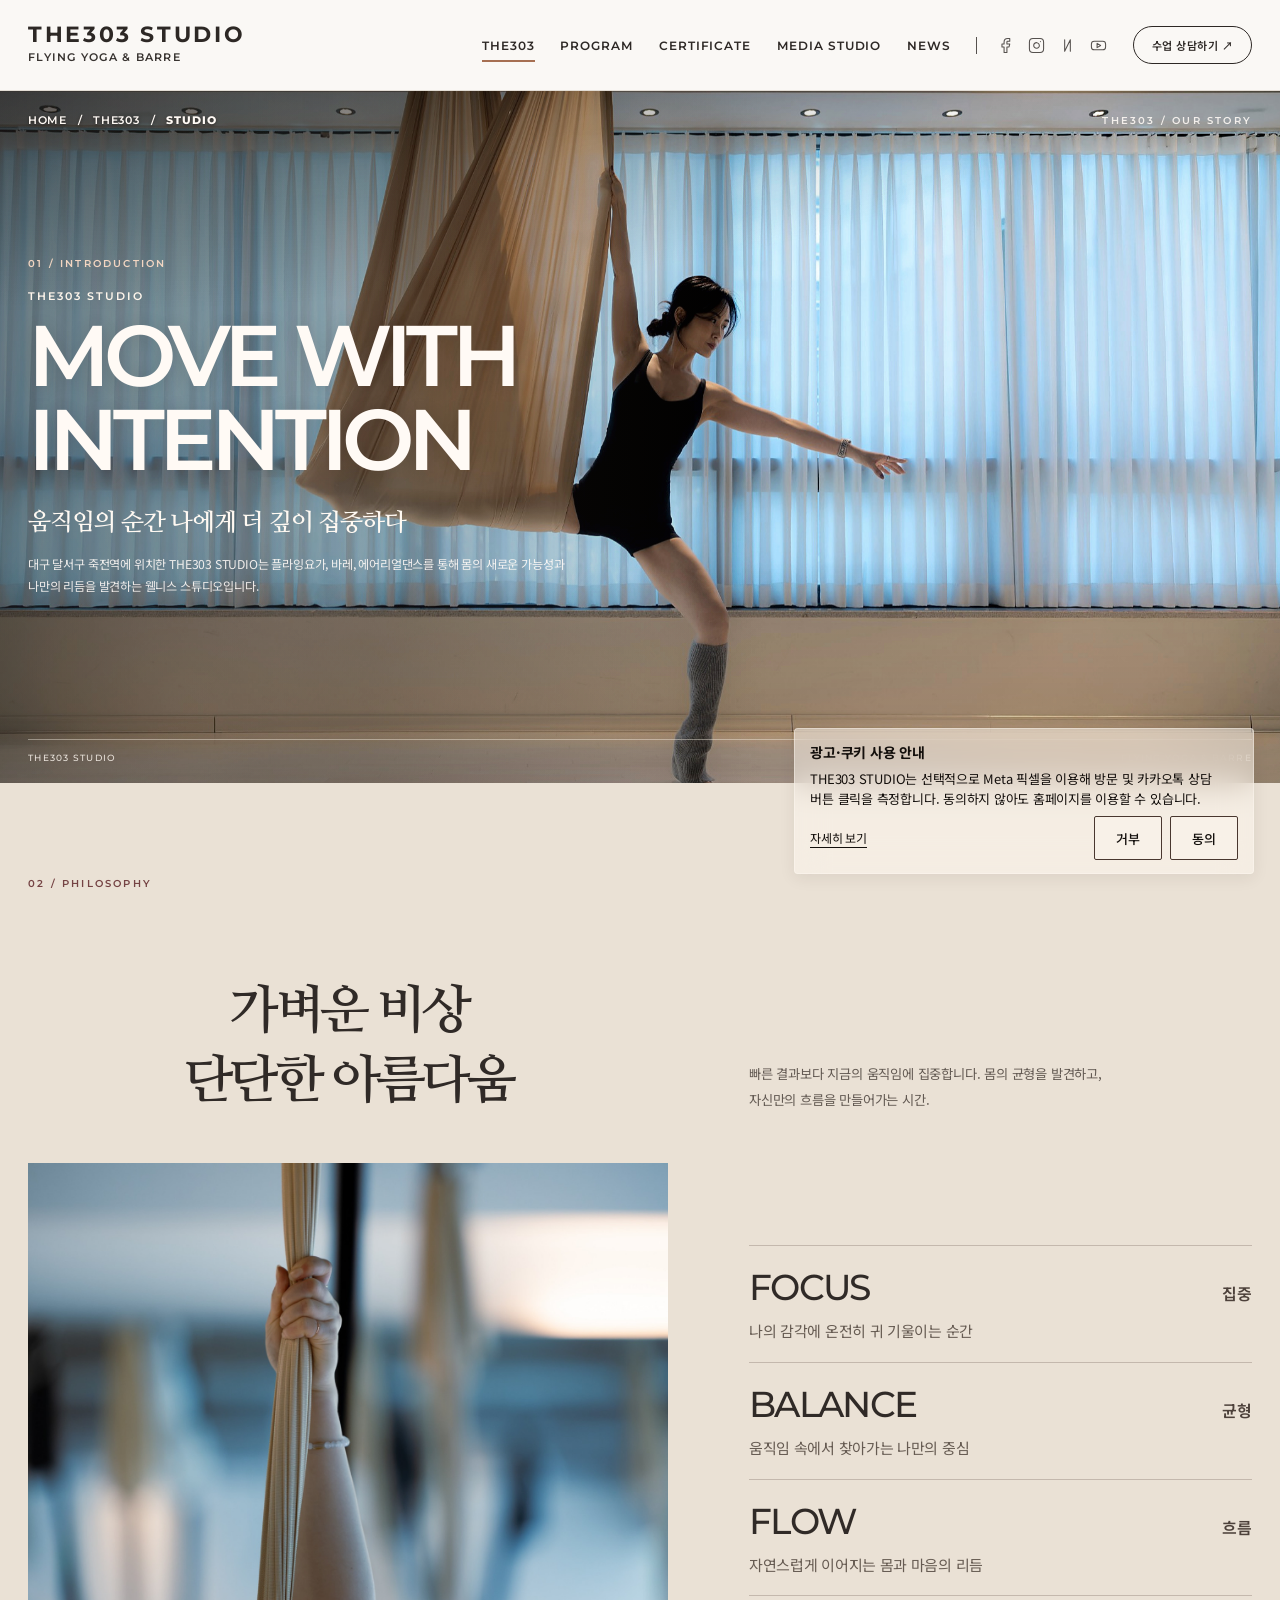
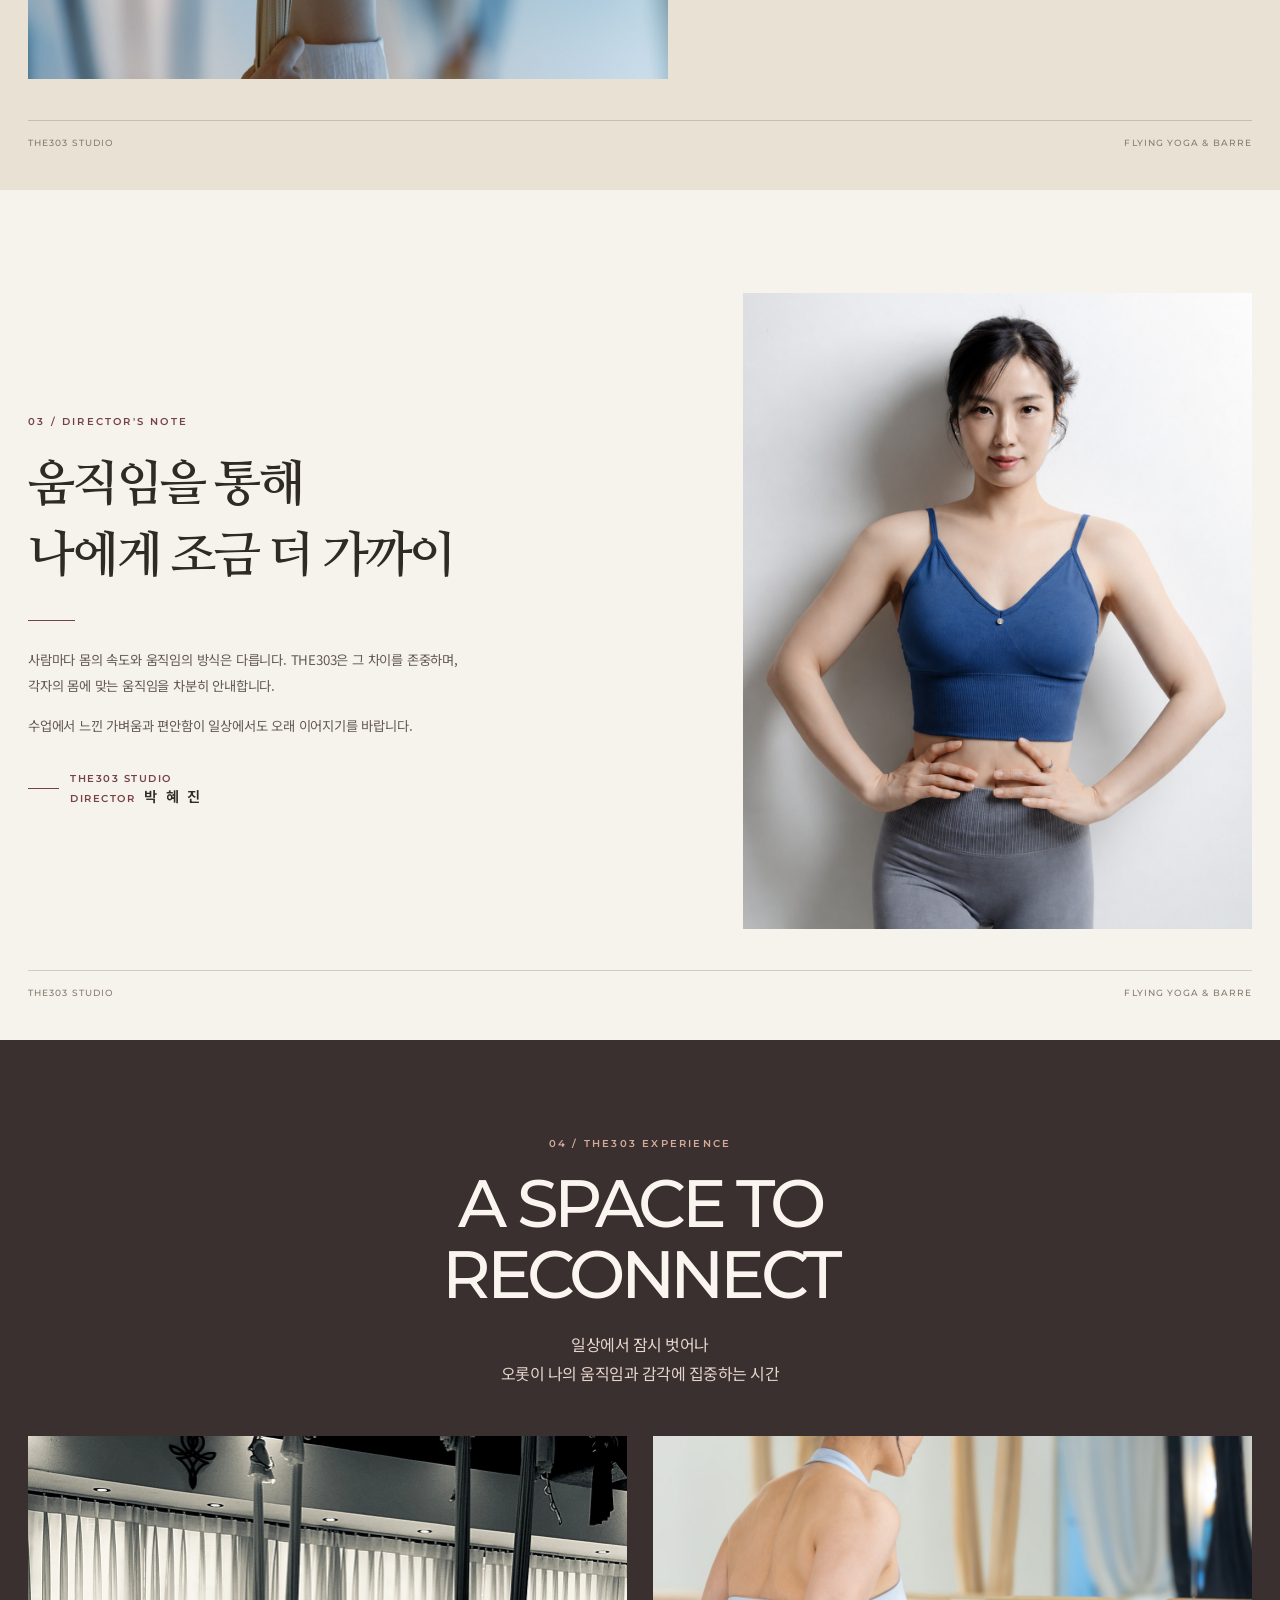
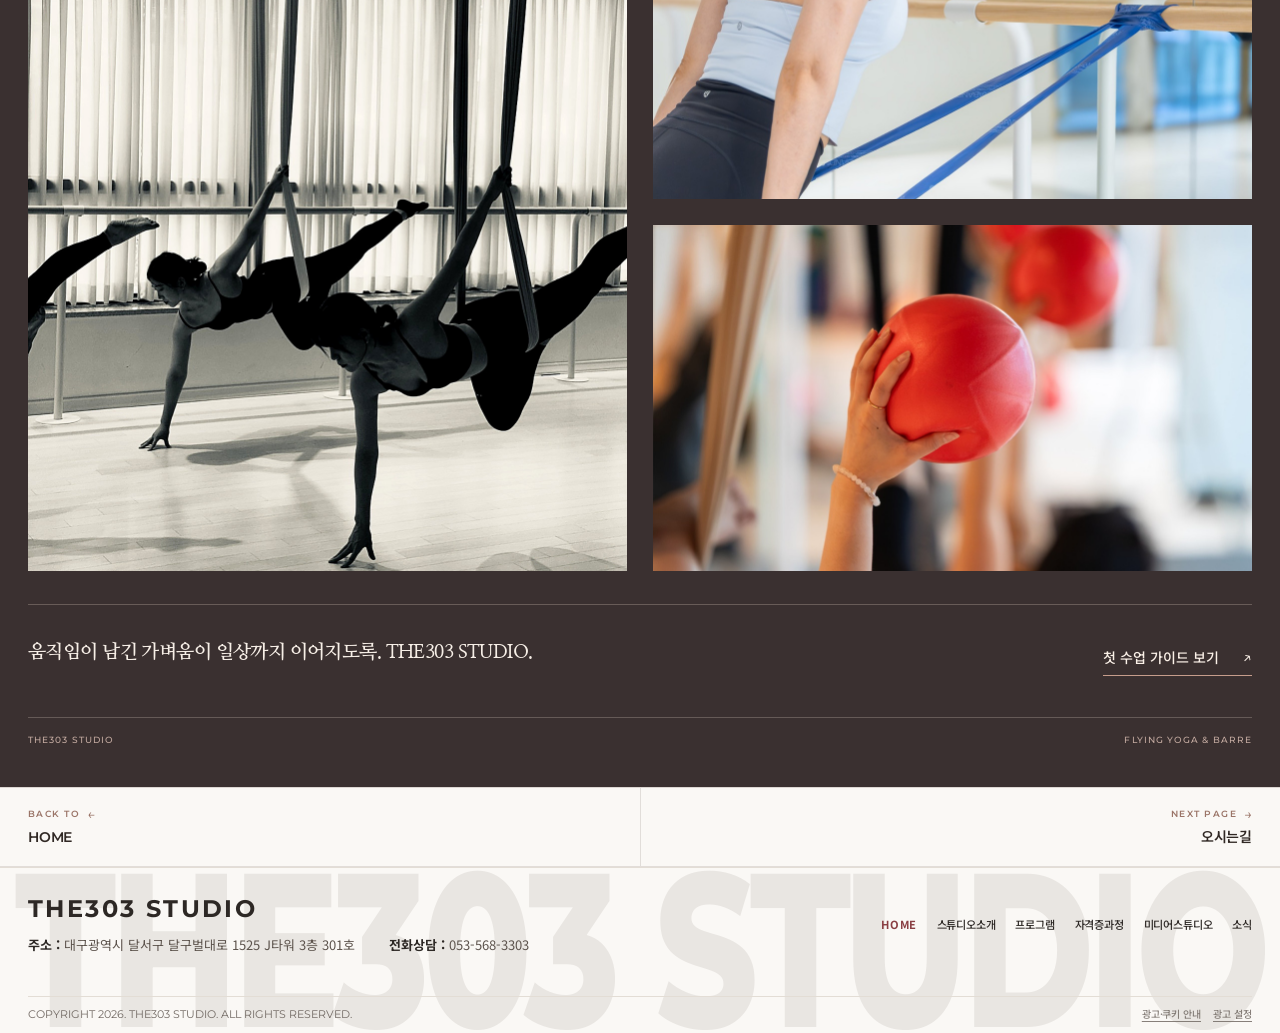
<file: about-studio.html>
<!doctype html><html lang="ko"><head><meta charset="utf-8"><meta name="viewport" content="width=device-width,initial-scale=1"><meta name="theme-color" content="#FAF8F5">
<title>더303스튜디오 소개 | 대구 플라잉요가·바레</title><meta name="description" content="대구 달서구 더303스튜디오(THE303 STUDIO)의 공간, 움직임의 철학과 원장님의 교육 방향을 소개합니다."><meta property="og:type" content="website"><meta property="og:title" content="더303스튜디오 소개 | 대구 플라잉요가·바레"><meta property="og:description" content="대구 달서구 더303스튜디오(THE303 STUDIO)의 공간, 움직임의 철학과 원장님의 교육 방향을 소개합니다."><meta property="og:image" content="https://the303studio.kr/images/studio/hero-pc-v48.jpg">
<link rel="preconnect" href="https://fonts.googleapis.com"><link rel="preconnect" href="https://fonts.gstatic.com" crossorigin><link href="https://fonts.googleapis.com/css2?family=DM+Sans:wght@400;500;600;700&amp;family=Noto+Sans+KR:wght@300;400;500;600;700&amp;family=Nanum+Myeongjo:wght@400;600;700&amp;family=Montserrat:wght@300;400;500;600;700;800&amp;display=swap" rel="stylesheet">
<link rel="stylesheet" href="./css/base.css"><link rel="stylesheet" href="./css/navigation.css?v=20261117-v05"><link rel="stylesheet" href="./css/responsive.css"><link rel="stylesheet" href="./css/refinements.css"><link rel="stylesheet" href="./css/pages.css"><link rel="stylesheet" href="./css/about-editorial.css"><script>if(new URLSearchParams(location.search).get('editor')==='on')document.documentElement.classList.add('the303-admin-mode');</script><link rel="stylesheet" href="./css/subpage-image-motion.css?v=20261030"><link rel="stylesheet" href="./css/subpage-layout-grid.css?v=20261031a"><link rel="stylesheet" href="./css/editorial-quality-final.css?v=20261031b"><link rel="stylesheet" href="./css/mobile-art-direction.css?v=20261031m1">
<link rel="stylesheet" href="./css/dynamic-hero-art-direction.css?v=20261031d2">
<link rel="stylesheet" href="./css/studio-introduction.css">  <link rel="stylesheet" href="./css/footer-motion-test.css">
    <link rel="stylesheet" href="./css/footer-v57.css?v=20261124-v58-all-pages">
  <link rel="canonical" href="https://the303studio.kr/about-studio.html">
  <meta property="og:url" content="https://the303studio.kr/about-studio.html">
  <meta property="og:site_name" content="THE303 STUDIO">
  <meta property="og:locale" content="ko_KR">
  <meta name="twitter:card" content="summary_large_image">
  <link rel="icon" href="/favicon.ico" sizes="any">
  <link rel="icon" type="image/png" sizes="32x32" href="/favicon-32x32.png">
  <link rel="apple-touch-icon" href="/apple-touch-icon.png">
  <link rel="stylesheet" href="./css/meta-consent-v64.css">
  <script defer src="./js/meta-consent-v64.js"></script>
  <link rel="stylesheet" href="./css/v65-typography-spacing.css?v=20261126-v65-test1">
  <link rel="stylesheet" href="./css/v65-review-02.css?v=20261126-test2">
  <link rel="stylesheet" href="./css/v65-review-03.css?v=20261127-test3">
  <link rel="stylesheet" href="./css/footer-mobile-v65-05.css?v=20261127-v6505">
<meta property="og:image:width" content="2047">
<meta property="og:image:height" content="1198">
<meta name="twitter:title" content="더303스튜디오 소개 | 대구 플라잉요가·바레">
<meta name="twitter:description" content="대구 달서구 더303스튜디오(THE303 STUDIO)의 공간, 움직임의 철학과 원장님의 교육 방향을 소개합니다.">
<meta name="twitter:image" content="https://the303studio.kr/images/studio/hero-pc-v48.jpg">
<script type="application/ld+json">{"@context":"https://schema.org","@graph":[{"@type":"BreadcrumbList","@id":"https://the303studio.kr/about-studio.html#breadcrumb","itemListElement":[{"@type":"ListItem","position":1,"name":"홈","item":"https://the303studio.kr/"},{"@type":"ListItem","position":2,"name":"스튜디오 소개","item":"https://the303studio.kr/about-studio.html"}]},{"@type":"AboutPage","@id":"https://the303studio.kr/about-studio.html#webpage","url":"https://the303studio.kr/about-studio.html","name":"더303스튜디오 소개 | 대구 플라잉요가·바레","description":"대구 달서구 더303스튜디오(THE303 STUDIO)의 공간, 움직임의 철학과 원장님의 교육 방향을 소개합니다.","inLanguage":"ko-KR","isPartOf":{"@id":"https://the303studio.kr/#website"},"about":{"@id":"https://the303studio.kr/#organization"},"primaryImageOfPage":{"@type":"ImageObject","url":"https://the303studio.kr/images/studio/hero-pc-v48.jpg","width":2047,"height":1198},"breadcrumb":{"@id":"https://the303studio.kr/about-studio.html#breadcrumb"}}]}</script>
</head><body class="the303-footer-v57 the303-subpage" data-page="about-studio"><a class="skip-link" href="#mainContent">본문 바로가기</a><div class="mobile-nav-backdrop" id="navBackdrop"></div><header class="site-header" id="siteHeader">
<div class="container nav-wrap">
<a aria-label="THE303 STUDIO 홈으로 이동" class="brand" href="index.html#home">
<span class="brand-main" data-text="brandEn">THE303 STUDIO</span>
<span class="brand-sub" data-text="brandSub">FLYING YOGA &amp; BARRE</span>
</a>
<button aria-controls="navPanel" aria-expanded="false" aria-label="메뉴 열기" class="menu-toggle" id="menuToggle" type="button">
<svg viewbox="0 0 24 24"><path d="M3 7h18M3 12h18M3 17h18"></path></svg>
</button>
<nav aria-label="주 메뉴" class="nav-panel" id="navPanel">
<a class="mobile-panel-brand" href="index.html" aria-label="THE303 STUDIO 메인페이지로 이동"><span data-text="brandEn">THE303 STUDIO</span><small aria-hidden="true">HOME <span class="home-link-arrow">↗</span></small></a>
<ul class="nav-list">
<li class="nav-dropdown">
<a class="nav-link active" data-text="nav1" href="index.html#philosophy">THE303</a>
<button class="submenu-toggle" type="button"><svg class="nav-chevron" fill="none" stroke="currentColor" stroke-width="2" viewbox="0 0 24 24"><path d="m6 9 6 6 6-6"></path></svg></button>
<ul class="dropdown-menu">
<li><a aria-current="page" data-text="navSub1_1" href="about-studio.html">스튜디오소개</a></li>
<li><a data-text="navSub1_2" href="contact.html">오시는길</a></li>
</ul>
</li>
<li class="nav-dropdown">
<a class="nav-link" data-text="nav2" href="index.html#program">PROGRAM</a>
<button class="submenu-toggle" type="button"><svg class="nav-chevron" fill="none" stroke="currentColor" stroke-width="2" viewbox="0 0 24 24"><path d="m6 9 6 6 6-6"></path></svg></button>
<ul class="dropdown-menu">
<li><a data-text="navSub2_1" href="program-flying.html">플라잉요가</a></li>
<li><a data-text="navSub2_2" href="program-barre.html">바레</a></li>
<li><a data-text="navSub2_3" href="program-dance.html">에어리얼댄스</a></li>
<li><a href="program-guide.html">첫 수업 가이드</a></li>
</ul>
</li>
<li class="nav-dropdown">
<a class="nav-link" data-text="nav3" href="index.html#ttc">CERTIFICATE</a>
<button class="submenu-toggle" type="button"><svg class="nav-chevron" fill="none" stroke="currentColor" stroke-width="2" viewbox="0 0 24 24"><path d="m6 9 6 6 6-6"></path></svg></button>
<ul class="dropdown-menu">
<li><a data-text="navSub3_1" href="ttc-cert.html">자격증과정</a></li>
<li><a data-text="navSub3_2" href="ttc-workshop.html">강사 워크샵</a></li>
</ul>
</li>
<li class="nav-dropdown">
<a class="nav-link" data-text="nav4" href="index.html#space">MEDIA STUDIO</a>
<button class="submenu-toggle" type="button"><svg class="nav-chevron" fill="none" stroke="currentColor" stroke-width="2" viewbox="0 0 24 24"><path d="m6 9 6 6 6-6"></path></svg></button>
<ul class="dropdown-menu">
<li><a data-text="navSub4_1" href="media-portfolio.html">포트폴리오</a></li>
<li><a data-text="navSub4_2" href="media-rental.html">촬영 및 대관 안내</a></li>
</ul>
</li>
<li class="nav-dropdown">
<a class="nav-link" data-text="nav5" href="index.html#news">NEWS</a>
<button class="submenu-toggle" type="button"><svg class="nav-chevron" fill="none" stroke="currentColor" stroke-width="2" viewbox="0 0 24 24"><path d="m6 9 6 6 6-6"></path></svg></button>
<ul class="dropdown-menu">
<li><a data-text="navSub5_1" href="news-notice.html">공지사항</a></li>
<li><a data-text="navSub5_2" href="news-gallery.html">갤러리</a></li>
</ul>
</li>
</ul>
<div class="nav-social">
<a aria-label="Facebook" data-link="socialFb" href="https://www.facebook.com/the303flyingyogastudio" rel="noopener noreferrer" target="_blank"><svg viewbox="0 0 24 24"><path d="M18 2h-3a5 5 0 0 0-5 5v3H7v4h3v8h4v-8h3l1-4h-4V7a1 1 0 0 1 1-1h3z"></path></svg></a>
<a aria-label="Instagram" data-link="socialIg" href="https://www.instagram.com/the303_flyingyoga_barre" rel="noopener noreferrer" target="_blank"><svg viewbox="0 0 24 24"><rect height="20" rx="5" ry="5" width="20" x="2" y="2"></rect><path d="M16 11.37A4 4 0 1 1 12.63 8 4 4 0 0 1 16 11.37z"></path><line x1="17.5" x2="17.51" y1="6.5" y2="6.5"></line></svg></a>
<a aria-label="Naver Blog" data-link="socialBlog" href="https://blog.naver.com/flyingthe303" rel="noopener noreferrer" target="_blank"><svg viewbox="0 0 24 24"><polyline points="8 4 8 20 16 4 16 20"></polyline></svg></a>
<a aria-label="YouTube" data-link="socialYt" href="https://www.youtube.com/@%EB%8D%94303%EC%8A%A4%ED%8A%9C%EB%94%94%EC%98%A4" rel="noopener noreferrer" target="_blank"><svg viewbox="0 0 24 24"><rect height="12" rx="4" ry="4" width="20" x="2" y="6"></rect><polygon points="10 9 15 12 10 15 10 9"></polygon></svg></a>
</div>
<div class="mobile-menu-social">
<a aria-label="Facebook" data-link="socialFb" href="https://www.facebook.com/the303flyingyogastudio" rel="noopener noreferrer" target="_blank"><svg viewbox="0 0 24 24"><path d="M18 2h-3a5 5 0 0 0-5 5v3H7v4h3v8h4v-8h3l1-4h-4V7a1 1 0 0 1 1-1h3z"></path></svg></a>
<a aria-label="Instagram" data-link="socialIg" href="https://www.instagram.com/the303_flyingyoga_barre" rel="noopener noreferrer" target="_blank"><svg viewbox="0 0 24 24"><rect height="20" rx="5" ry="5" width="20" x="2" y="2"></rect><path d="M16 11.37A4 4 0 1 1 12.63 8 4 4 0 0 1 16 11.37z"></path><line x1="17.5" x2="17.51" y1="6.5" y2="6.5"></line></svg></a>
<a aria-label="Naver Blog" data-link="socialBlog" href="https://blog.naver.com/flyingthe303" rel="noopener noreferrer" target="_blank"><svg viewbox="0 0 24 24"><polyline points="8 4 8 20 16 4 16 20"></polyline></svg></a>
<a aria-label="YouTube" data-link="socialYt" href="https://www.youtube.com/@%EB%8D%94303%EC%8A%A4%ED%8A%9C%EB%94%94%EC%98%A4" rel="noopener noreferrer" target="_blank"><svg viewbox="0 0 24 24"><rect height="12" rx="4" ry="4" width="20" x="2" y="6"></rect><polygon points="10 9 15 12 10 15 10 9"></polygon></svg></a>
</div>
<a class="nav-cta" data-link="booking" data-text="navCta" href="https://pf.kakao.com/_xdERxlxj" target="_blank" rel="noopener noreferrer">수업 상담하기 ↗</a>
</nav>
</div>
</header>
 <main id="mainContent" class="ae-main">
  <!-- INTRODUCTION: editorial identity, not a second homepage slider -->
  <section class="ae-intro ae-v19-intro" aria-labelledby="aeIntroTitle">
    <figure class="ae-v19-hero-photo photo-frame" aria-label="THE303 STUDIO 플라잉요가 움직임을 담은 스튜디오 사진">
      <div class="photo-fallback" aria-hidden="true"><i></i><i></i></div>
      <img src="./images/studio/hero-pc-v48.jpg" data-legacy-src="./images/studio/hero.jpg" data-edit-image="hero_photo" data-image-mobile="./images/studio/hero-mo-v48.jpg" data-edit-image-mobile="hero_photo_mobile" alt="베이지색 해먹 옆에서 한 팔을 뻗는 플라잉요가 동작" fetchpriority="high" decoding="async" width="2047" height="1198">
    </figure>
    <div class="ae-v19-photo-shade" aria-hidden="true"></div>
    <div class="container ae-v19-intro-content">
      <div class="ae-v19-intro-top">
        <nav class="ae-breadcrumb" aria-label="현재 위치"><a href="index.html">HOME</a><span aria-hidden="true">/</span><a href="index.html#philosophy">THE303</a><span aria-hidden="true">/</span><span class="ae-breadcrumb-current" aria-current="page">STUDIO</span></nav>
        <span class="ae-overline" data-edit="kicker">THE303 / OUR STORY</span>
      </div>
      <div class="ae-v19-intro-message">
        <span class="ae-small-index">01 / <span data-edit="intro_heading">INTRODUCTION</span></span>
        <p class="ae-brand-heading" data-edit="hero_title">THE303 STUDIO</p>
        <h1 class="ae-display" id="aeIntroTitle" data-edit="hero_lead">MOVE WITH INTENTION</h1>
        <p class="ae-korean-lead" data-edit="hero_desc">움직임의 순간 나에게 더 깊이 집중하다</p>
        <p class="ae-body" data-edit="intro_detail">대구 달서구 죽전역에 위치한 THE303 STUDIO는 플라잉요가, 바레, 에어리얼댄스를 통해 몸의 새로운 가능성과 나만의 리듬을 발견하는 웰니스 스튜디오입니다.</p>
      </div>
      <div class="ae-v19-intro-signature" aria-hidden="true"><span>THE303 STUDIO</span><span>FLYING YOGA &amp; BARRE</span></div>
    </div>
  </section>

  <!-- PHILOSOPHY: editorial image, clear keywords, no overlaid captions -->
  <section class="ae-philosophy" id="philosophy" aria-labelledby="aePhilosophyTitle">
    <div class="container">
      <div class="ae-section-head ae-philosophy-head">
        <span class="ae-overline">02 / PHILOSOPHY</span>
        <h2 class="ae-section-heading" id="aePhilosophyTitle" data-edit="sec_ourphilosophy">가벼운 비상
단단한 아름다움</h2>
        <p class="ae-body" data-edit="intro_ourphilosophy">빠른 결과보다 지금의 움직임에 집중합니다. 몸의 균형을 발견하고, 자신만의 흐름을 만들어가는 시간.</p>
      </div>
      <div class="ae-philosophy-grid">
        <figure class="ae-philosophy-photo photo-frame">
          <div class="photo-fallback" aria-hidden="true"><i></i><i></i></div>
          <img src="./images/studio/philosophy.jpg" data-legacy-src="./images/studio/philosophy.jpg" data-edit-image="philosophy_photo" alt="해먹을 손으로 잡은 플라잉요가 동작의 디테일" loading="lazy" decoding="async" width="1600" height="1220">
        </figure>
        <div class="ae-keywords" aria-label="THE303의 세 가지 가치">
          <div class="ae-keyword"><div class="ae-keyword-main"><strong>FOCUS</strong><span>집중</span></div><p data-edit="philosophy_focus">나의 감각에 온전히 귀 기울이는 순간</p></div>
          <div class="ae-keyword"><div class="ae-keyword-main"><strong>BALANCE</strong><span>균형</span></div><p data-edit="philosophy_balance">움직임 속에서 찾아가는 나만의 중심</p></div>
          <div class="ae-keyword"><div class="ae-keyword-main"><strong>FLOW</strong><span>흐름</span></div><p data-edit="philosophy_flow">자연스럽게 이어지는 몸과 마음의 리듬</p></div>
        </div>
      </div>
    </div>
    <div class="container ae-section-signature" aria-hidden="true"><span>THE303 STUDIO</span><span>FLYING YOGA &amp; BARRE</span></div>
  </section>

  <!-- DIRECTOR: published name supplied by the studio; no invented bio or credentials -->
  <section class="ae-director" id="director" aria-labelledby="aeDirectorTitle">
    <div class="container ae-director-grid">
      <div class="ae-director-copy">
        <span class="ae-overline">03 / DIRECTOR'S NOTE</span>
        <h2 class="ae-director-heading" id="aeDirectorTitle" data-edit="block_director_photo">움직임을 통해
나에게 조금 더 가까이</h2>
        <div class="ae-director-rule" aria-hidden="true"></div>
        <p class="ae-body ae-director-message" data-edit="body_director_photo">사람마다 몸의 속도와 움직임의 방식은 다릅니다. THE303은 그 차이를 존중하며, 각자의 몸에 맞는 움직임을 차분히 안내합니다.</p>
        <p class="ae-body ae-director-message" data-edit="director_message_2">수업에서 느낀 가벼움과 편안함이 일상에서도 오래 이어지기를 바랍니다.</p>
        <div class="ae-director-sign">
          <span class="ae-sign-bar" aria-hidden="true"></span>
          <span class="ae-sign-title">THE303 STUDIO<br><span class="ae-sign-director-line">DIRECTOR <span class="ae-sign-name" data-edit="director_name">박 혜 진</span></span></span>
        </div>
      </div>
      <figure class="ae-director-photo photo-frame">
        <div class="photo-fallback" aria-hidden="true"><i></i><i></i></div>
        <img src="./images/studio/director-v62.jpg" data-legacy-src="./images/studio/director.jpg" data-edit-image="director_photo" alt="THE303 STUDIO 원장 프로필 사진" loading="lazy" decoding="async" width="1200" height="1600">
      </figure>
    </div>
    <div class="container ae-section-signature" aria-hidden="true"><span>THE303 STUDIO</span><span>FLYING YOGA &amp; BARRE</span></div>
  </section>

  <!-- SPACE AS EXPERIENCE: photo-led, nonliteral, no facilities inventory -->
  <section class="ae-experience" id="experience" aria-labelledby="aeExperienceTitle">
    <div class="container">
      <div class="ae-experience-heading-row">
        <div>
          <span class="ae-overline">04 / THE303 EXPERIENCE</span>
          <h2 class="ae-experience-heading" id="aeExperienceTitle" data-edit="sec_ourspace">A SPACE TO
RECONNECT</h2>
        </div>
        <p class="ae-experience-summary" data-edit="experience_summary">일상에서 잠시 벗어나
오롯이 나의 움직임과 감각에 집중하는 시간</p>
      </div>
      <div class="ae-experience-gallery" aria-label="THE303의 움직임과 회복의 순간">
        <figure class="ae-photo-primary photo-frame">
          <div class="photo-fallback" aria-hidden="true"><i></i><i></i></div>
          <img src="./images/studio/experience-release-pc-refined.jpg" data-legacy-src="./images/studio/experience-release.jpg" data-edit-image="space_flying" data-image-mobile="./images/studio/experience-release-mo-refined.jpg" data-edit-image-mobile="space_flying_mobile" alt="몸의 긴장을 내려놓는 플라잉요가 움직임" loading="lazy" decoding="async" width="1200" height="1600">
        </figure>
        <div class="ae-gallery-aside">
          <figure class="ae-photo-detail photo-frame">
            <div class="photo-fallback" aria-hidden="true"><i></i><i></i></div>
            <img src="./images/studio/experience-reconnect.jpg" data-legacy-src="./images/studio/experience-reconnect.jpg" data-edit-image="space_barre" alt="균형과 집중을 표현하는 바레 움직임" loading="lazy" decoding="async" width="1200" height="1500">
          </figure>
          <figure class="ae-photo-motion photo-frame">
            <div class="photo-fallback" aria-hidden="true"><i></i><i></i></div>
            <img src="./images/studio/experience-renew.jpg" data-legacy-src="./images/studio/experience-renew.jpg" data-edit-image="space_media" alt="붉은 운동 볼을 들어 올리는 바레 수업 장면" loading="lazy" decoding="async" width="1200" height="1500">
          </figure>
        </div>
      </div>
      <div class="ae-experience-outro">
        <p data-edit="experience_outro">움직임이 남긴 가벼움이 일상까지 이어지도록. THE303 STUDIO.</p>
        <a href="program-guide.html" class="ae-text-link">첫 수업 가이드 보기 <span aria-hidden="true">↗</span></a>
      </div>
    </div>
    <div class="container ae-section-signature" aria-hidden="true"><span>THE303 STUDIO</span><span>FLYING YOGA &amp; BARRE</span></div>
  </section>
  <!-- Desktop-only, compact next/previous nav; mobile uses shared footer menu -->
  <!-- THE303 v13: desktop/mobile related page navigation -->
<nav class="the303-page-nav" aria-label="이전 및 다음 페이지 이동">
  <div class="container the303-page-nav__inner">
    <a class="the303-page-nav__link the303-page-nav__link--prev" href="index.html" aria-label="HOME 페이지로 이동">
      <span class="the303-page-nav__eyebrow">BACK TO <span aria-hidden="true">←</span></span>
      <strong class="the303-page-nav__title">HOME</strong>
    </a>
    <a class="the303-page-nav__link the303-page-nav__link--next" href="contact.html" aria-label="오시는길 페이지로 이동">
      <span class="the303-page-nav__eyebrow">NEXT PAGE <span aria-hidden="true">→</span></span>
      <strong class="the303-page-nav__title">오시는길</strong>
    </a>
  </div>
</nav>
</main><footer class="site-footer" id="footer">
    <div class="container">
        <div class="footer-top reveal">
            <div>
                <div class="footer-brand" data-text="brandEn">THE303 STUDIO</div>
                <div class="footer-info-text">
                    <span><strong style="color:var(--ink);">주소 :</strong> <span data-text="address">대구광역시 달서구 달구벌대로 1525 J타워 3층 301호</span></span>
                    <span><strong style="color:var(--ink);">전화상담 :</strong> <span data-text="phone">053-568-3303</span></span>
                </div>
            </div>
            <nav class="footer-links footer-primary-links" aria-label="THE303 공통 하단 메뉴">
                <a href="index.html" class="footer-home-link" aria-label="HOME 메인페이지">HOME</a>
                <a href="about-studio.html">스튜디오소개</a>
                <a href="index.html#program">프로그램</a>
                <a href="index.html#ttc">자격증과정</a>
                <a href="index.html#space">미디어스튜디오</a>
                <a href="index.html#news">소식</a>
            </nav>
        </div>
        <div class="footer-bottom">
            <div>COPYRIGHT <span id="currentYear"></span>. <span data-text="brandEn">THE303 STUDIO</span>. ALL RIGHTS RESERVED.</div>
        </div>
    </div>
    <div class="footer-wordmark" aria-hidden="true"><span class="footer-wordmark-name" data-wordmark="THE303 STUDIO">THE303 STUDIO</span></div>
  </footer><div class="mobile-bottom-bar">
    <a class="mobile-call" href="tel:053-568-3303" data-phone-link>전화 상담</a>
    <a class="mobile-book" href="https://pf.kakao.com/_xdERxlxj" data-link="booking" target="_blank" rel="noopener noreferrer">
      <div style="display:flex; align-items:center; gap:8px; justify-content:center;">
        <svg class="icon-kakao-outline" viewBox="0 0 24 24" width="18" height="18" fill="none" stroke="currentColor" stroke-width="1.5"><path d="M12 4c5.5 0 10 3.58 10 8s-4.48 8-10 8c-1.2 0-2.36-.18-3.44-.5L4 21l1.5-3.66C4.05 15.65 3 13.93 3 12c0-4.42 4.48-8 9-8z"/></svg>
        <span data-text="navCta">수업 상담하기</span>
      </div>
    </a>
  </div><button class="to-top" id="toTop" type="button" aria-label="페이지 맨 위로 이동">
    <svg viewBox="0 0 24 24"><path d="M12 19V5M5 12l7-7 7 7"/></svg>
  </button>
 <button class="page-editor-toggle" id="pageEditorToggle" type="button" aria-controls="pageEditor">✎ 스튜디오소개 편집</button>
 <aside class="page-editor" id="pageEditor" role="dialog" aria-modal="true" aria-label="스튜디오소개 페이지 편집" aria-hidden="true"><div class="page-editor-heading"><strong>스튜디오소개 페이지 편집</strong><button type="button" id="pageEditorClose" aria-label="편집기 닫기">✕</button></div>
 <p class="page-editor-intro">수정한 문구·이미지 경로는 현재 브라우저에만 저장됩니다. 방문자 전체에 배포하려면 웹사이트 파일에 반영해야 합니다.</p>
 <div id="pageEditorFields"></div><div id="pageEditorNotice" role="status"></div><div class="page-editor-actions"><button type="button" id="pageEditorExport">설정 복사</button><button type="button" id="pageEditorReset">초기화</button><button type="button" id="pageEditorSave">변경 저장</button></div></aside>
 <script src="./js/common.js" defer></script><script src="./js/responsive-images.js?v=20261028" defer></script><script src="./js/pages.js?v=20261128-geo01" defer></script>
  <script defer src="./js/footer-motion-test.js"></script>
  <script defer src="./js/footer-v57.js?v=20261124-v58-all-pages"></script>
  <script defer src="./js/footer-mobile-v65-05.js?v=20261127-v6505"></script>
</body></html>
</file>
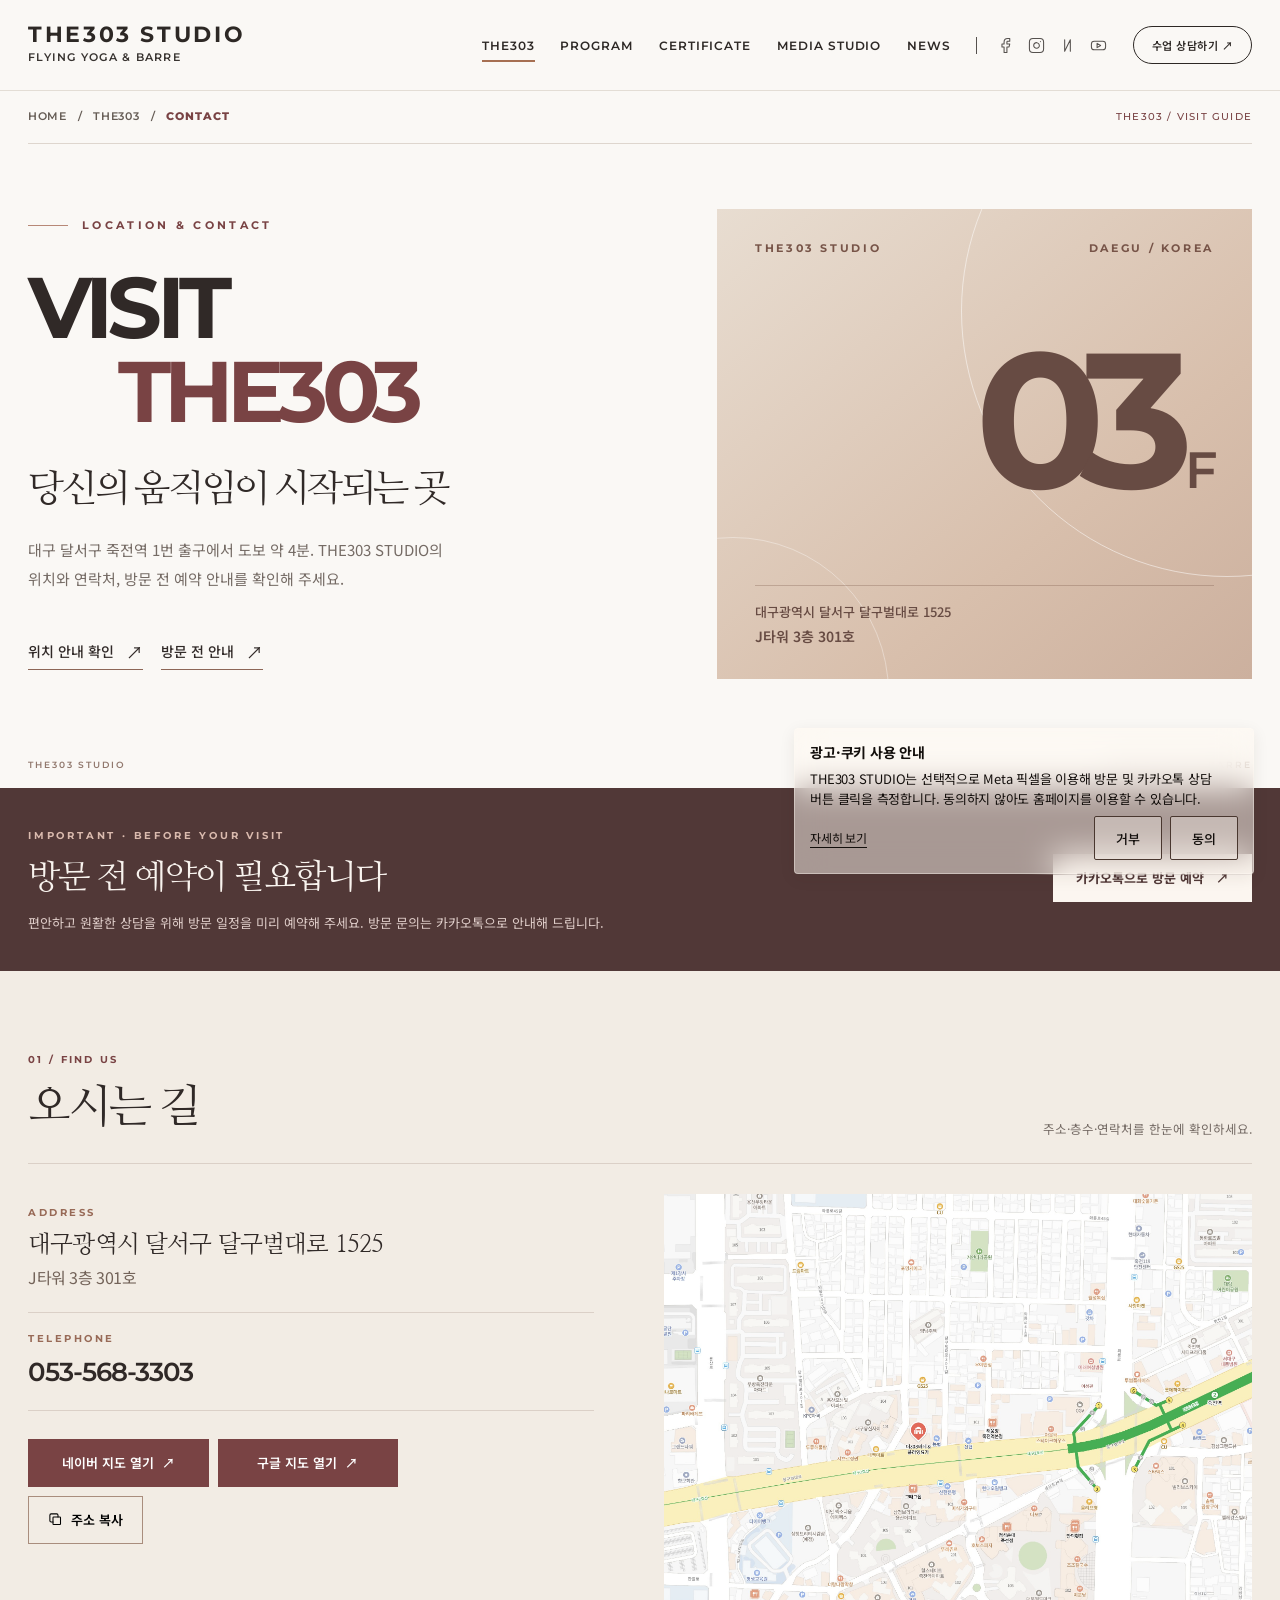
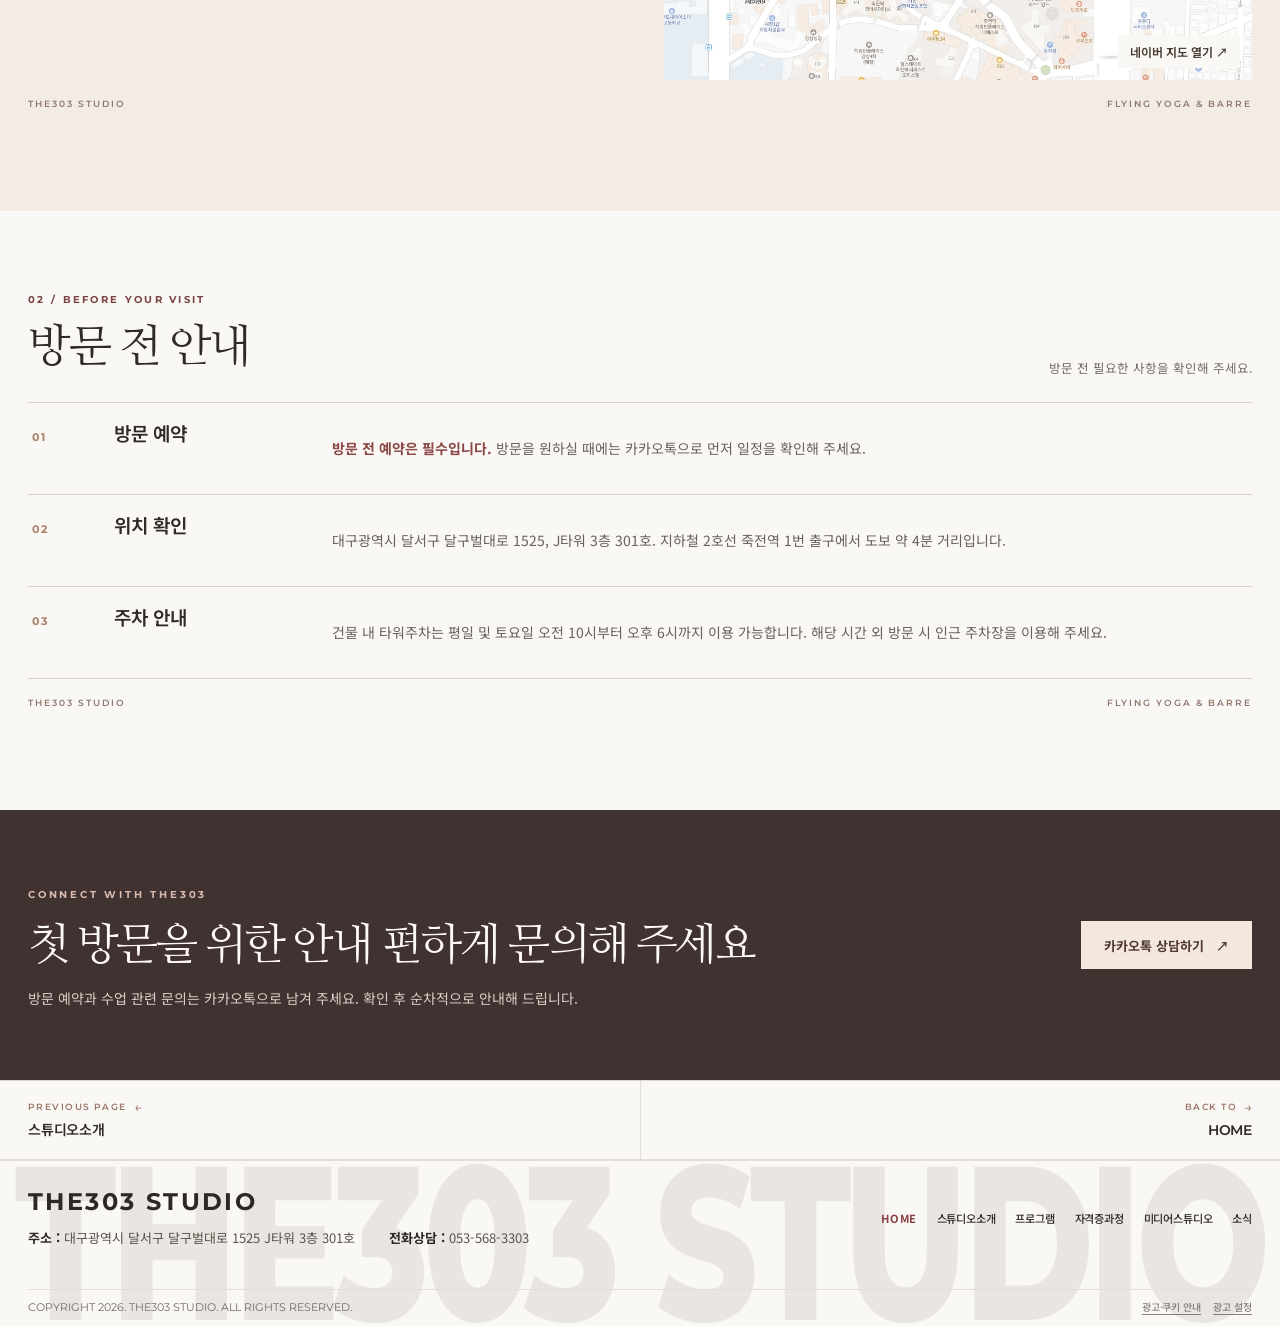
<file: contact.html>
<!doctype html><html lang="ko"><head><meta charset="utf-8"><meta name="viewport" content="width=device-width,initial-scale=1"><meta name="theme-color" content="#FAF8F5">
<title>더303스튜디오 오시는 길 | 대구 달서구 죽전역</title><meta name="description" content="대구 달서구 달구벌대로 1525 J타워 3층 301호 더303스튜디오. 죽전역 1번 출구 도보 약 4분, 주차 및 방문 예약 안내."><meta property="og:type" content="website"><meta property="og:title" content="더303스튜디오 오시는 길 | 대구 달서구 죽전역"><meta property="og:description" content="대구 달서구 달구벌대로 1525 J타워 3층 301호 더303스튜디오. 죽전역 1번 출구 도보 약 4분, 주차 및 방문 예약 안내."><meta property="og:image" content="https://the303studio.kr/images/studio/hero-pc-v48.jpg">
<link rel="preconnect" href="https://fonts.googleapis.com"><link rel="preconnect" href="https://fonts.gstatic.com" crossorigin><link href="https://fonts.googleapis.com/css2?family=DM+Sans:wght@400;500;600;700&amp;family=Noto+Sans+KR:wght@300;400;500;600;700&amp;family=Nanum+Myeongjo:wght@400;600;700&amp;family=Montserrat:wght@300;400;500;600;700;800&amp;display=swap" rel="stylesheet">
<link rel="stylesheet" href="./css/base.css"><link rel="stylesheet" href="./css/navigation.css?v=20261117-v05"><link rel="stylesheet" href="./css/responsive.css"><link rel="stylesheet" href="./css/refinements.css"><link rel="stylesheet" href="./css/pages.css"><script>if(new URLSearchParams(location.search).get('editor')==='on')document.documentElement.classList.add('the303-admin-mode');</script><style id="the303-contact-v11-3-bundled">
/* THE303 STUDIO / Contact v11.3 production integration.
   Only contact page content. Existing header, menu, editor and footer are unchanged. */
.the303-subpage .ct-main{--paper:#faf8f5;--cream:#f2ece3;--cream2:#e7dbce;--ink:#302927;--muted:#756b65;--line:#dbd0c7;--wine:#794344;--wineDark:#4c3635;--gold:#aa8067;--white:#fffdfb;background:#faf8f5;color:#302927;font-family:'Noto Sans KR',sans-serif;-webkit-font-smoothing:antialiased;}
.the303-subpage .ct-main *{box-sizing:border-box;}
.the303-subpage .ct-main a{text-decoration:none;color:inherit;}
.the303-subpage .ct-main button{font:inherit;}
.the303-subpage .ct-main a:focus-visible,.the303-subpage .ct-main button:focus-visible{outline:2px solid #794344;outline-offset:4px;}
.the303-subpage .ct-main .ct-reserve-cta{color:#513837;}
.the303-subpage .ct-main .ct-btn.ct-filled{color:#fff;}
.the303-subpage .ct-main .ct-visit-cta .ct-reserve-cta{color:#513837;}
.the303-subpage .ct-main .ct-map-panel{isolation:isolate;}
.the303-subpage .ct-main .ct-map-panel::before,.the303-subpage .ct-main .ct-map-panel::after{z-index:-1;}
.the303-subpage .ct-main #location,.the303-subpage .ct-main #beforeVisit{scroll-margin-top:calc(var(--nav-height,80px) + 8px);}
@media(max-width:850px){.the303-subpage .ct-main .ct-next-nav{display:none}}
@media(max-width:720px){.the303-subpage .ct-main .ct-visit-cta{padding-bottom:45px;}.the303-subpage .ct-main .ct-section{scroll-margin-top:calc(var(--nav-height,76px) + 8px);}}
.the303-subpage .ct-main .ct-wrap {width:min(1190px,calc(100% - 88px));margin-inline:auto}
.the303-subpage .ct-main .ct-header .ct-wrap {height:100%;display:flex;align-items:center;justify-content:space-between;gap:25px}
.the303-subpage .ct-main .ct-desktop-nav a.ct-current {border-bottom:1px solid var(--wine);padding-bottom:7px;padding-top:8px}
.the303-subpage .ct-main .ct-breadcrumb {display:flex;align-items:center;gap:12px;border-bottom:1px solid var(--line);padding:28px 0 20px;color:#997463;text-transform:uppercase;font:600 10px Montserrat,sans-serif;letter-spacing:.25em}
.the303-subpage .ct-main .ct-breadcrumb .ct-current {color:var(--the303-breadcrumb-wine,#794344);font-weight:800}
.the303-subpage .ct-main .ct-breadcrumb .ct-right {margin-left:auto;color:var(--wine);font-size:10px}
.the303-subpage .ct-main .ct-hero {padding:65px 0 62px;display:grid;grid-template-columns:minmax(0,1.06fr) minmax(320px,.94fr);gap:7%;align-items:center}
.the303-subpage .ct-main .ct-eyebrow {display:flex;gap:14px;align-items:center;color:var(--wine);font:700 11px Montserrat,sans-serif;letter-spacing:.3em;text-transform:uppercase}
.the303-subpage .ct-main .ct-eyebrow:before {content:"";display:block;width:40px;height:1px;background:#b78877}
.the303-subpage .ct-main .ct-hero h1 {font:700 clamp(62px,6.7vw,102px)/.98 Montserrat,"DM Sans",sans-serif;letter-spacing:-.068em;margin:34px 0 28px}
.the303-subpage .ct-main .ct-hero h1 .ct-line {display:block}
.the303-subpage .ct-main .ct-hero h1 .ct-em {color:var(--wine);letter-spacing:-.075em}
.the303-subpage .ct-main .ct-hero .ct-ko {font:400 clamp(29px,3vw,43px)/1.42 "Nanum Myeongjo",serif;letter-spacing:-.075em;word-break:keep-all;margin:0 0 18px}
.the303-subpage .ct-main .ct-hero .ct-desc {font-size:15px;line-height:1.95;color:var(--muted);max-width:440px;margin:0}
.the303-subpage .ct-main .ct-hero-actions {display:flex;flex-wrap:wrap;gap:18px;margin-top:32px}
.the303-subpage .ct-main .ct-textlink {display:inline-flex;align-items:center;gap:12px;font-size:13px;font-weight:700;padding-bottom:8px;border-bottom:1px solid #8d6656;transition:.2s}
.the303-subpage .ct-main .ct-textlink:hover {color:var(--wine);gap:16px}
.the303-subpage .ct-main .ct-number-panel {min-height:470px;display:flex;flex-direction:column;justify-content:space-between;position:relative;padding:32px 38px;overflow:hidden;background:linear-gradient(140deg,#e8ddd1,#d8bfac 65%,#ccb09e);isolation:isolate}
.the303-subpage .ct-main .ct-number-panel:before {position:absolute;content:"";border:1px solid rgba(255,255,255,.5);width:530px;height:530px;right:-45%;top:-35%;border-radius:50%;z-index:-1}
.the303-subpage .ct-main .ct-number-panel:after {position:absolute;content:"";width:310px;height:310px;border:1px solid rgba(255,255,255,.36);border-radius:50%;left:-140px;bottom:-170px;z-index:-1}
.the303-subpage .ct-main .ct-panel-head {display:flex;align-items:center;justify-content:space-between;color:#775448;font:700 11px Montserrat,sans-serif;letter-spacing:.24em}
.the303-subpage .ct-main .ct-floor {display:flex;align-items:baseline;gap:8px;color:#674b43}
.the303-subpage .ct-main .ct-floor strong {font:700 clamp(126px,15vw,218px)/.8 Montserrat,sans-serif;letter-spacing:-.12em}
.the303-subpage .ct-main .ct-floor em {font:600 clamp(35px,4vw,55px)/1 Montserrat,sans-serif;font-style:normal;letter-spacing:-.05em;margin-left:6px}
.the303-subpage .ct-main .ct-panel-foot {display:flex;justify-content:space-between;align-items:end;gap:10px;border-top:1px solid rgba(109,73,60,.28);padding-top:16px;font:600 10px Montserrat,sans-serif;letter-spacing:.18em;color:#73594e}
.the303-subpage .ct-main .ct-panel-foot span:last-child {letter-spacing:.08em}
.the303-subpage .ct-main .ct-reserve {background:#513837;color:#f9f4ef}
.the303-subpage .ct-main .ct-reserve-inner {display:grid;grid-template-columns:minmax(0,1fr) auto;gap:28px;align-items:center;padding:32px 0 36px}
.the303-subpage .ct-main .ct-reserve-label {color:#dabaae;font:700 10px Montserrat,sans-serif;letter-spacing:.28em}
.the303-subpage .ct-main .ct-reserve h2 {font:400 clamp(23px,2.8vw,34px)/1.5 "Nanum Myeongjo",serif;letter-spacing:-.045em;margin:9px 0 7px}
.the303-subpage .ct-main .ct-reserve p {font-size:13px;color:#e0ceca;line-height:1.85;margin:0}
.the303-subpage .ct-main .ct-reserve-cta {display:inline-flex;align-items:center;justify-content:center;gap:12px;min-height:48px;background:#fcf6f0;color:#513837;padding:0 23px;font-size:13px;font-weight:700;white-space:nowrap;transition:.2s}
.the303-subpage .ct-main .ct-reserve-cta:hover {background:#ebd7cb}
.the303-subpage .ct-main .ct-section {padding:95px 0 102px}
.the303-subpage .ct-main .ct-section.ct-alt {background:#f2ece4}
.the303-subpage .ct-main .ct-section-head {display:flex;justify-content:space-between;align-items:end;gap:28px;border-bottom:1px solid var(--line);padding-bottom:24px;margin-bottom:36px}
.the303-subpage .ct-main .ct-index {font:700 10px Montserrat,sans-serif;color:var(--wine);letter-spacing:.23em}
.the303-subpage .ct-main .ct-section h2 {font:400 clamp(31px,3.5vw,48px)/1.35 "Nanum Myeongjo",serif;letter-spacing:-.055em;margin:12px 0 0}
.the303-subpage .ct-main .ct-section-head p {font-size:13px;line-height:1.9;color:var(--muted);max-width:310px;margin:0}
.the303-subpage .ct-main .ct-location-grid {display:grid;grid-template-columns:1fr 1.04fr;gap:70px;align-items:stretch}
.the303-subpage .ct-main .ct-info {padding:12px 0}
.the303-subpage .ct-main .ct-item {padding:24px 0;border-bottom:1px solid #dbd0c7}
.the303-subpage .ct-main .ct-item:first-child {padding-top:0}
.the303-subpage .ct-main .ct-item .ct-lab {font:700 10px Montserrat,sans-serif;letter-spacing:.25em;color:#986a57;margin-bottom:12px}
.the303-subpage .ct-main .ct-address {font:400 clamp(24px,2.5vw,35px)/1.55 "Nanum Myeongjo",serif;letter-spacing:-.05em;word-break:keep-all}
.the303-subpage .ct-main .ct-phone {font:600 clamp(25px,2.8vw,36px)/1.4 Montserrat,sans-serif;letter-spacing:-.045em}
.the303-subpage .ct-main .ct-meta {font-size:13px;line-height:1.85;color:var(--muted)}
.the303-subpage .ct-main .ct-location-actions {display:flex;gap:15px;flex-wrap:wrap;margin-top:28px}
.the303-subpage .ct-main .ct-btn {display:inline-flex;align-items:center;justify-content:center;gap:8px;min-height:45px;border:1px solid #a98d7d;padding:0 18px;background:transparent;font-weight:600;font-size:13px;cursor:pointer}
.the303-subpage .ct-main .ct-btn.ct-filled {background:var(--wine);border-color:var(--wine);color:white}
.the303-subpage .ct-main .ct-btn:hover {filter:brightness(.95)}
.the303-subpage .ct-main .ct-map-panel {display:flex;flex-direction:column;min-height:440px;background:#e6dbce;border:1px solid #d8c7b7;padding:34px;position:relative;justify-content:space-between;overflow:hidden}
.the303-subpage .ct-main .ct-map-panel:before {content:"";width:450px;height:450px;border:1px solid rgba(137,102,82,.27);border-radius:50%;position:absolute;right:-170px;top:-135px}
.the303-subpage .ct-main .ct-map-panel:after {content:"";height:1px;width:700px;background:rgba(137,102,82,.18);position:absolute;transform:rotate(-30deg);left:-90px;top:55%}
.the303-subpage .ct-main .ct-map-panel .ct-tag {font:700 10px Montserrat,sans-serif;letter-spacing:.23em;color:#8e5c4c;position:relative;z-index:2}
.the303-subpage .ct-main .ct-map-center {text-align:center;position:relative;z-index:2}
.the303-subpage .ct-main .ct-map-center .ct-pin {font:700 63px/.95 Montserrat,sans-serif;letter-spacing:-.07em;color:#6e4a40}
.the303-subpage .ct-main .ct-map-center .ct-line {height:1px;width:60px;background:#aa8a78;margin:24px auto}
.the303-subpage .ct-main .ct-map-center p {font-size:13px;line-height:1.8;color:#745e54;margin:0}
.the303-subpage .ct-main .ct-map-bottom {position:relative;z-index:2;display:flex;align-items:end;justify-content:space-between;gap:20px}
.the303-subpage .ct-main .ct-map-bottom span {font:600 10px Montserrat,sans-serif;letter-spacing:.18em;color:#896858}
.the303-subpage .ct-main .ct-map-bottom a {font-size:13px;border-bottom:1px solid #9b6b58;padding-bottom:5px;font-weight:600}
.the303-subpage .ct-main .ct-map-notice {font-size:12px;color:#8b7769;margin-top:12px}
.the303-subpage .ct-main .ct-visit-list {display:grid;grid-template-columns:1fr;}
.the303-subpage .ct-main .ct-visit-item {display:grid;grid-template-columns:70px minmax(0,230px) minmax(0,1fr);align-items:baseline;gap:23px;border-bottom:1px solid var(--line);padding:28px 4px}
.the303-subpage .ct-main .ct-visit-item .ct-num {font:700 11px Montserrat,sans-serif;letter-spacing:.19em;color:var(--gold)}
.the303-subpage .ct-main .ct-visit-item strong {font-size:19px;font-weight:600}
.the303-subpage .ct-main .ct-visit-item p {font-size:14px;color:#6b605a;line-height:1.85;margin:0}
.the303-subpage .ct-main .ct-visit-item .ct-must {color:#8b4846;font-weight:700}
.the303-subpage .ct-main .ct-visit-cta {background:#403231;color:#fffaf6;padding:69px 0}
.the303-subpage .ct-main .ct-visit-cta .ct-wrap {display:flex;justify-content:space-between;align-items:center;gap:24px}
.the303-subpage .ct-main .ct-visit-cta h2 {font:400 clamp(28px,3.4vw,48px)/1.35 "Nanum Myeongjo",serif;letter-spacing:-.06em;margin:14px 0 10px}
.the303-subpage .ct-main .ct-visit-cta p {margin:0;font-size:14px;color:#dccdc7;line-height:1.8}
.the303-subpage .ct-main .ct-visit-cta .ct-reserve-cta {background:#f4e8dd}
.the303-subpage .ct-main .ct-signature {display:flex;justify-content:space-between;align-items:center;padding:18px 0;font:600 9px Montserrat,sans-serif;letter-spacing:.22em;color:#91786d}
.the303-subpage .ct-main .ct-next-nav {border-top:1px solid #ded3cc}
.the303-subpage .ct-main .ct-next-nav .ct-wrap {height:66px;display:flex;align-items:center;justify-content:space-between}
.the303-subpage .ct-main .ct-next-nav a {font-size:12px;letter-spacing:.08em;font-weight:700}
@media (max-width:1200px){
.the303-subpage .ct-main .ct-header .ct-wrap {gap:17px}
}
@media (max-width:1024px){
.the303-subpage .ct-main .ct-hero {grid-template-columns:1.05fr .95fr;gap:4%}
.the303-subpage .ct-main .ct-number-panel {min-height:390px}
.the303-subpage .ct-main .ct-floor strong {font-size:132px}
.the303-subpage .ct-main .ct-hero h1 {font-size:70px}
.the303-subpage .ct-main .ct-location-grid {gap:35px}
.the303-subpage .ct-main .ct-wrap {width:min(1190px,calc(100% - 54px))}
}
@media (max-width:720px){
.the303-subpage .ct-main .ct-wrap {width:calc(100% - 40px)}
.the303-subpage .ct-main .ct-breadcrumb {padding:22px 0 15px;letter-spacing:.16em}
.the303-subpage .ct-main .ct-breadcrumb .ct-right {display:none}
.the303-subpage .ct-main .ct-hero {grid-template-columns:1fr;gap:30px;padding:44px 0 46px}
.the303-subpage .ct-main .ct-hero h1 {font-size:clamp(53px,13vw,81px);margin:23px 0 28px}
.the303-subpage .ct-main .ct-hero .ct-ko {font-size:30px;line-height:1.5}
.the303-subpage .ct-main .ct-hero .ct-desc {font-size:14px;line-height:1.85}
.the303-subpage .ct-main .ct-hero-actions {margin-top:26px}
.the303-subpage .ct-main .ct-number-panel {min-height:240px;padding:23px 24px;display:grid;grid-template-columns:1fr auto;gap:15px;align-items:center}
.the303-subpage .ct-main .ct-panel-head {align-self:start;font-size:9px}
.the303-subpage .ct-main .ct-floor {grid-column:2;grid-row:1/3;align-self:center}
.the303-subpage .ct-main .ct-floor strong {font-size:clamp(115px,25vw,170px)}
.the303-subpage .ct-main .ct-floor em {font-size:40px}
.the303-subpage .ct-main .ct-panel-foot {align-self:end;border-top:none;grid-column:1;display:block;font-size:9px;line-height:1.75}
.the303-subpage .ct-main .ct-panel-foot span {display:block}
.the303-subpage .ct-main .ct-reserve-inner {grid-template-columns:1fr;padding:29px 0;gap:20px}
.the303-subpage .ct-main .ct-reserve h2 {font-size:25px}
.the303-subpage .ct-main .ct-reserve-cta {width:100%;min-height:47px}
.the303-subpage .ct-main .ct-section {padding:68px 0 73px}
.the303-subpage .ct-main .ct-section-head {display:block;margin-bottom:30px;padding-bottom:17px}
.the303-subpage .ct-main .ct-section h2 {font-size:33px}
.the303-subpage .ct-main .ct-section-head p {margin-top:13px;max-width:none;font-size:13px}
.the303-subpage .ct-main .ct-location-grid {grid-template-columns:1fr;gap:36px}
.the303-subpage .ct-main .ct-map-panel {min-height:350px;padding:26px}
.the303-subpage .ct-main .ct-address {font-size:26px}
.the303-subpage .ct-main .ct-phone {font-size:26px}
.the303-subpage .ct-main .ct-visit-item {grid-template-columns:40px 1fr;gap:10px 14px;padding:22px 0}
.the303-subpage .ct-main .ct-visit-item p {grid-column:2;font-size:13px}
.the303-subpage .ct-main .ct-visit-item strong {font-size:17px}
.the303-subpage .ct-main .ct-visit-cta {padding:58px 0}
.the303-subpage .ct-main .ct-visit-cta .ct-wrap {display:block}
.the303-subpage .ct-main .ct-visit-cta .ct-reserve-cta {margin-top:24px}
}
@media (max-width:375px){
.the303-subpage .ct-main .ct-wrap {width:calc(100% - 32px)}
.the303-subpage .ct-main .ct-hero h1 {font-size:49px}
.the303-subpage .ct-main .ct-number-panel {min-height:216px}
.the303-subpage .ct-main .ct-floor strong {font-size:113px}
.the303-subpage .ct-main .ct-floor em {font-size:35px}
.the303-subpage .ct-main .ct-hero .ct-ko {font-size:27px}
.the303-subpage .ct-main .ct-reserve h2 {font-size:22px}
}
@media  (max-width:720px) {
.the303-subpage .ct-main .ct-breadcrumb { padding: 18px 0 13px; }
.the303-subpage .ct-main .ct-hero { padding: 36px 0 35px; gap: 24px; }
.the303-subpage .ct-main .ct-hero h1 { margin: 20px 0 21px; }
.the303-subpage .ct-main .ct-hero .ct-ko { font-size: 29px; line-height: 1.38; }
.the303-subpage .ct-main .ct-hero .ct-desc { font-size: 13px; line-height: 1.7; }
.the303-subpage .ct-main .ct-hero-actions { margin-top: 21px; }
.the303-subpage .ct-main .ct-number-panel { min-height: 220px; }
.the303-subpage .ct-main .ct-signature { padding: 13px 0; }
.the303-subpage .ct-main .ct-reserve-inner { padding: 25px 0 26px; gap: 15px; }
.the303-subpage .ct-main .ct-reserve h2 { line-height: 1.4; margin: 8px 0 6px; }
.the303-subpage .ct-main .ct-reserve p { line-height: 1.65; }
.the303-subpage .ct-main .ct-section { padding: 51px 0 55px; }
.the303-subpage .ct-main .ct-section-head { margin-bottom: 22px; padding-bottom: 16px; }
.the303-subpage .ct-main .ct-section-head p { margin-top: 10px; font-size: 13px; line-height: 1.65; }
.the303-subpage .ct-main .ct-section h2 { margin-top: 9px; font-size: 31px; line-height: 1.32; }
.the303-subpage .ct-main .ct-location-grid { gap: 25px; }
.the303-subpage .ct-main .ct-info { padding: 0; }
.the303-subpage .ct-main .ct-item { padding: 17px 0; }
.the303-subpage .ct-main .ct-item .ct-lab { margin-bottom: 8px; }
.the303-subpage .ct-main .ct-address { font-size: 22px; line-height: 1.36; letter-spacing: -.055em; }
.the303-subpage .ct-main .ct-address-building {
    display: inline-block;
    font: 400 16px/1.4 "Noto Sans KR", sans-serif;
    letter-spacing: -.035em;
    color: #736359;
    margin-top: 4px;
  }
.the303-subpage .ct-main .ct-phone { font-size: 25px; line-height: 1.32; }
.the303-subpage .ct-main .ct-meta { font-size: 13px; line-height: 1.65; }
.the303-subpage .ct-main .ct-location-actions { margin-top: 18px; gap: 9px; }
.the303-subpage .ct-main .ct-map-panel { min-height: 294px; padding: 21px; }
.the303-subpage .ct-main .ct-map-center .ct-pin { font-size: 52px; }
.the303-subpage .ct-main .ct-map-center .ct-line { margin: 16px auto; }
.the303-subpage .ct-main .ct-map-center p { line-height: 1.6; }
.the303-subpage .ct-main .ct-map-notice { margin-top: 9px; font-size: 11px; line-height: 1.5; }
.the303-subpage .ct-main .ct-visit-item { padding: 17px 0; gap: 6px 13px; }
.the303-subpage .ct-main .ct-visit-item strong { font-size: 17px; line-height: 1.4; }
.the303-subpage .ct-main .ct-visit-item p { font-size: 13px; line-height: 1.65; }
.the303-subpage .ct-main .ct-visit-cta { padding: 47px 0; }
.the303-subpage .ct-main .ct-visit-cta h2 { margin: 10px 0 8px; line-height: 1.38; }
.the303-subpage .ct-main .ct-visit-cta p { line-height: 1.65; }
.the303-subpage .ct-main .ct-visit-cta .ct-reserve-cta { margin-top: 18px; }
}
@media  (max-width:375px) {
.the303-subpage .ct-main .ct-hero .ct-ko { font-size: 27px; }
.the303-subpage .ct-main .ct-section h2 { font-size: 29px; }
.the303-subpage .ct-main .ct-address { font-size: 21px; line-height: 1.36; }
.the303-subpage .ct-main .ct-location-actions .ct-btn { padding: 0 13px; font-size: 12px; }
}
@media  (min-width:721px) {
.the303-subpage .ct-main .ct-section-head p {
    max-width:none;
    white-space:nowrap;
    flex:0 0 auto;
    font-size:12.5px;
    line-height:1.6;
  }
.the303-subpage .ct-main .ct-section { padding-top:82px; padding-bottom:84px; }
.the303-subpage .ct-main .ct-section-head { margin-bottom:30px; }
.the303-subpage .ct-main .ct-visit-item {
    align-items:center;
    grid-template-columns:64px minmax(0,210px) minmax(0,1fr);
    column-gap:18px;
    min-height:96px;
    padding:20px 4px;
  }
.the303-subpage .ct-main .ct-visit-item p { line-height:1.72; }
}
@media  (min-width:721px) and (max-width:900px) {
.the303-subpage .ct-main .ct-section-head p { font-size:12px; }
.the303-subpage .ct-main .ct-visit-item { grid-template-columns:42px minmax(0,150px) minmax(0,1fr); column-gap:14px; }
}
@media  (max-width:720px) {
.the303-subpage .ct-main .ct-section-head p { white-space:normal; max-width:none; }
.the303-subpage .ct-main .ct-visit-item { min-height:0; align-items:start; padding:18px 0; column-gap:14px; row-gap:7px; }
.the303-subpage .ct-main .ct-visit-item .ct-num { padding-top:4px; }
}
@media  (min-width:721px) {
.the303-subpage .ct-main #location .ct-address {
    font: 400 clamp(23px, 1.85vw, 27px)/1.37 "Nanum Myeongjo", serif;
    letter-spacing: -.035em;
  }
.the303-subpage .ct-main #location .ct-address-building {
    display:inline-block;
    margin-top: 3px;
    color: #736359;
    font: 400 clamp(16px, 1.22vw, 19px)/1.45 "Noto Sans KR", sans-serif;
    letter-spacing: -.025em;
  }
.the303-subpage .ct-main #location .ct-phone {
    font: 600 clamp(24px, 2.05vw, 29px)/1.35 Montserrat, sans-serif;
    letter-spacing: -.04em;
  }
.the303-subpage .ct-main #location .ct-item { padding-block:19px; }
.the303-subpage .ct-main #location .ct-item:first-child { padding-top:0; }
.the303-subpage .ct-main #location .ct-item .ct-lab { margin-bottom:10px; }
.the303-subpage .ct-main #beforeVisit .ct-visit-item {
    grid-template-columns:64px minmax(0,200px) minmax(0,1fr);
    gap: 18px;
    min-height: 92px;
    padding: 16px 4px;
    align-items:center;
  }
.the303-subpage .ct-main #beforeVisit .ct-visit-item .ct-num, .the303-subpage .ct-main #beforeVisit .ct-visit-item strong, .the303-subpage .ct-main #beforeVisit .ct-visit-item p { margin:0; }
.the303-subpage .ct-main #beforeVisit .ct-visit-item p { line-height:1.65; }
}
.the303-subpage .ct-main #beforeVisit .ct-section-head { margin-bottom:0; }
.the303-subpage .ct-main #beforeVisit .ct-visit-list { margin:0; padding:0; }
@media  (min-width:721px) and (max-width:900px) {
.the303-subpage .ct-main #beforeVisit .ct-visit-item {
    grid-template-columns: 44px minmax(0,155px) minmax(0,1fr);
    column-gap:14px;
    min-height:96px;
  }
}
@media  (max-width:720px) {
.the303-subpage .ct-main #location .ct-address {font-size:22px; line-height:1.37; letter-spacing:-.04em;}
.the303-subpage .ct-main #location .ct-address-building {font-size:16px; line-height:1.4; margin-top:4px;}
.the303-subpage .ct-main #location .ct-phone {font-size:25px; line-height:1.32;}
.the303-subpage .ct-main #beforeVisit .ct-visit-item {
    grid-template-columns:36px minmax(0,1fr);
    column-gap:13px;
    row-gap:5px;
    align-items:start;
    min-height:105px;
    padding:17px 0;
  }
.the303-subpage .ct-main #beforeVisit .ct-visit-item .ct-num {padding-top:4px;}
.the303-subpage .ct-main #beforeVisit .ct-visit-item strong {font-size:16px;line-height:1.4;}
.the303-subpage .ct-main #beforeVisit .ct-visit-item p {grid-column:2;margin:0;font-size:13px;line-height:1.65;}
}
@media  (max-width:375px) {
.the303-subpage .ct-main #location .ct-address {font-size:20px;}
}

</style><link rel="stylesheet" href="./css/subpage-image-motion.css?v=20261030"><link rel="stylesheet" href="./css/subpage-layout-grid.css?v=20261031a"><link rel="stylesheet" href="./css/editorial-quality-final.css?v=20261031b"><link rel="stylesheet" href="./css/mobile-art-direction.css?v=20261031m1">
<link rel="stylesheet" href="./css/dynamic-hero-art-direction.css?v=20261031d2">

<style id="the303-contact-approved-20261031">
/* CONTACT: approved location UI refinements. No location snippet is added to the HERO. */
.the303-subpage .ct-main .ct-location-actions .ct-btn {min-height:48px;}
.the303-subpage .ct-main .ct-location-actions .ct-primary-map {padding-inline:21px;}
.the303-subpage .ct-main .ct-location-actions .ct-secondary-copy {padding-inline:19px;white-space:nowrap;}
@media (max-width:720px) {
  .the303-subpage .ct-main .ct-hero-actions {margin-top:20px;gap:18px;}
  .the303-subpage .ct-main .ct-textlink {min-height:44px;padding:9px 0 8px;line-height:1.5;}
  .the303-subpage .ct-main .ct-number-panel {min-height:206px;}
  .the303-subpage .ct-main .ct-location-actions {display:grid;grid-template-columns:minmax(0,1fr) auto;gap:9px;}
  .the303-subpage .ct-main .ct-location-actions .ct-btn {width:100%;min-height:48px;padding-inline:12px;font-size:12px;white-space:nowrap;}
  .the303-subpage .ct-main .ct-map-panel {min-height:245px;padding:19px 21px;}
  .the303-subpage .ct-main .ct-map-center .ct-pin {font-size:47px;}
  .the303-subpage .ct-main .ct-map-center .ct-line {margin:12px auto;}
  .the303-subpage .ct-main .ct-map-center p {font-size:12px;}
  .the303-subpage .ct-main .ct-map-bottom {gap:9px;}
  .the303-subpage .ct-main .ct-map-bottom a {font-size:12px;}
}
@media (max-width:375px) {
  .the303-subpage .ct-main .ct-panel-head {display:flex;flex-direction:column;align-items:flex-start;justify-content:flex-start;gap:7px;line-height:1.3;}
  .the303-subpage .ct-main .ct-panel-head span {white-space:nowrap;font-size:8px;letter-spacing:.13em;}
  .the303-subpage .ct-main .ct-number-panel {min-height:205px;}
  .the303-subpage .ct-main .ct-location-actions .ct-btn {font-size:11.5px;padding-inline:9px;}
  .the303-subpage .ct-main .ct-map-panel {min-height:237px;padding:18px;}
}
/* GEO 02.1: paired map actions, preserving the Naver map preview and address copy. */
.the303-subpage .ct-main .ct-location-actions {display:grid;grid-template-columns:repeat(2,minmax(0,1fr));gap:9px;max-width:370px;}
.the303-subpage .ct-main .ct-location-actions .ct-primary-map {width:100%;padding-inline:12px;white-space:nowrap;}
.the303-subpage .ct-main .ct-location-actions .ct-secondary-copy {grid-column:1/-1;justify-self:start;width:auto;}
.the303-subpage .ct-main .ct-location-actions .ct-btn:focus-visible {outline:2px solid var(--wine);outline-offset:3px;}
@media (max-width:720px) {
  .the303-subpage .ct-main .ct-location-actions {max-width:none;}
  .the303-subpage .ct-main .ct-location-actions .ct-primary-map {padding-inline:9px;}
}
</style>

  <link rel="stylesheet" href="./css/footer-motion-test.css">
    <link rel="stylesheet" href="./css/footer-v57.css?v=20261124-v58-all-pages">
<style>
.ct-map-preview { display:block; position:relative; color:var(--ink); background:#ece6df; }
.ct-map-preview img { display:block; width:100%; height:auto; filter:saturate(.85); }
.ct-map-preview span { position:absolute; right:12px; bottom:12px; background:#faf8f5; color:#44362e; padding:8px 12px; font-size:12px; font-weight:600; }
.ct-map-preview:focus-visible { outline:2px solid #754548; outline-offset:3px; }
</style>
  <link rel="canonical" href="https://the303studio.kr/contact.html">
  <meta property="og:url" content="https://the303studio.kr/contact.html">
  <meta property="og:site_name" content="THE303 STUDIO">
  <meta property="og:locale" content="ko_KR">
  <meta name="twitter:card" content="summary_large_image">
  <link rel="icon" href="/favicon.ico" sizes="any">
  <link rel="icon" type="image/png" sizes="32x32" href="/favicon-32x32.png">
  <link rel="apple-touch-icon" href="/apple-touch-icon.png">
  <link rel="stylesheet" href="./css/meta-consent-v64.css">
  <script defer src="./js/meta-consent-v64.js"></script>
  <link rel="stylesheet" href="./css/v65-typography-spacing.css?v=20261126-v65-test1">
  <link rel="stylesheet" href="./css/v65-review-02.css?v=20261126-test2">
  <link rel="stylesheet" href="./css/v65-review-03.css?v=20261127-test3">
  <link rel="stylesheet" href="./css/v65-review-04.css?v=20261127-test4">
  <link rel="stylesheet" href="./css/footer-mobile-v65-05.css?v=20261127-v6505">
<meta property="og:image:width" content="2047">
<meta property="og:image:height" content="1198">
<meta name="twitter:title" content="더303스튜디오 오시는 길 | 대구 달서구 죽전역">
<meta name="twitter:description" content="대구 달서구 달구벌대로 1525 J타워 3층 301호 더303스튜디오. 죽전역 1번 출구 도보 약 4분, 주차 및 방문 예약 안내.">
<meta name="twitter:image" content="https://the303studio.kr/images/studio/hero-pc-v48.jpg">
<script type="application/ld+json">{"@context":"https://schema.org","@graph":[{"@type":"SportsActivityLocation","@id":"https://the303studio.kr/#organization","name":"THE303 STUDIO","url":"https://the303studio.kr/","telephone":"+82-53-568-3303","description":"대구 달서구 죽전역 더303스튜디오(THE303 STUDIO). 플라잉요가·바레·에어리얼댄스 클래스, 체험 수업, 플라잉요가 지도자 자격증 과정과 강사 워크샵을 안내하는 웰니스 스튜디오.","address":{"@type":"PostalAddress","streetAddress":"달구벌대로 1525 J타워 3층 301호","addressLocality":"달서구","addressRegion":"대구광역시","addressCountry":"KR","postalCode":"42633"},"image":"https://the303studio.kr/images/studio/hero-pc-v48.jpg","hasMap":["https://map.naver.com/p/entry/place/1183204055","https://maps.app.goo.gl/7TkNuP8mm1FHfJBw5"],"alternateName":["더303스튜디오","더303 스튜디오","더303플라잉요가스튜디오","THE303 STUDIO 플라잉요가 & 바레","THE303 STUDIO | 플라잉요가 & 바레","더303플라잉요가_바레","더303플라잉요가 & 바레 스튜디오"],"sameAs":["https://www.instagram.com/the303_flyingyoga_barre","https://blog.naver.com/flyingthe303","https://pf.kakao.com/_xdERxlxj","https://map.naver.com/p/entry/place/1183204055","https://maps.app.goo.gl/7TkNuP8mm1FHfJBw5","https://www.youtube.com/@%EB%8D%94303%EC%8A%A4%ED%8A%9C%EB%94%94%EC%98%A4","https://www.facebook.com/the303flyingyogastudio"]},{"@type":"BreadcrumbList","@id":"https://the303studio.kr/contact.html#breadcrumb","itemListElement":[{"@type":"ListItem","position":1,"name":"홈","item":"https://the303studio.kr/"},{"@type":"ListItem","position":2,"name":"오시는 길","item":"https://the303studio.kr/contact.html"}]},{"@type":"ContactPage","@id":"https://the303studio.kr/contact.html#webpage","url":"https://the303studio.kr/contact.html","name":"더303스튜디오 오시는 길 | 대구 달서구 죽전역","description":"대구 달서구 달구벌대로 1525 J타워 3층 301호 더303스튜디오. 죽전역 1번 출구 도보 약 4분, 주차 및 방문 예약 안내.","inLanguage":"ko-KR","isPartOf":{"@id":"https://the303studio.kr/#website"},"about":{"@id":"https://the303studio.kr/#organization"},"primaryImageOfPage":{"@type":"ImageObject","url":"https://the303studio.kr/images/studio/hero-pc-v48.jpg","width":2047,"height":1198},"breadcrumb":{"@id":"https://the303studio.kr/contact.html#breadcrumb"}}]}</script>
</head><body class="the303-footer-v57 the303-subpage" data-page="contact"><a class="skip-link" href="#mainContent">본문 바로가기</a><div class="mobile-nav-backdrop" id="navBackdrop"></div><header class="site-header" id="siteHeader">
<div class="container nav-wrap">
<a aria-label="THE303 STUDIO 홈으로 이동" class="brand" href="index.html#home">
<span class="brand-main" data-text="brandEn">THE303 STUDIO</span>
<span class="brand-sub" data-text="brandSub">FLYING YOGA &amp; BARRE</span>
</a>
<button aria-controls="navPanel" aria-expanded="false" aria-label="메뉴 열기" class="menu-toggle" id="menuToggle" type="button">
<svg viewbox="0 0 24 24"><path d="M3 7h18M3 12h18M3 17h18"></path></svg>
</button>
<nav aria-label="주 메뉴" class="nav-panel" id="navPanel">
<a class="mobile-panel-brand" href="index.html" aria-label="THE303 STUDIO 메인페이지로 이동"><span data-text="brandEn">THE303 STUDIO</span><small aria-hidden="true">HOME <span class="home-link-arrow">↗</span></small></a>
<ul class="nav-list">
<li class="nav-dropdown">
<a class="nav-link active" data-text="nav1" href="index.html#philosophy">THE303</a>
<button class="submenu-toggle" type="button"><svg class="nav-chevron" fill="none" stroke="currentColor" stroke-width="2" viewbox="0 0 24 24"><path d="m6 9 6 6 6-6"></path></svg></button>
<ul class="dropdown-menu">
<li><a data-text="navSub1_1" href="about-studio.html">스튜디오소개</a></li>
<li><a aria-current="page" data-text="navSub1_2" href="contact.html">오시는길</a></li>
</ul>
</li>
<li class="nav-dropdown">
<a class="nav-link" data-text="nav2" href="index.html#program">PROGRAM</a>
<button class="submenu-toggle" type="button"><svg class="nav-chevron" fill="none" stroke="currentColor" stroke-width="2" viewbox="0 0 24 24"><path d="m6 9 6 6 6-6"></path></svg></button>
<ul class="dropdown-menu">
<li><a data-text="navSub2_1" href="program-flying.html">플라잉요가</a></li>
<li><a data-text="navSub2_2" href="program-barre.html">바레</a></li>
<li><a data-text="navSub2_3" href="program-dance.html">에어리얼댄스</a></li>
<li><a href="program-guide.html">첫 수업 가이드</a></li>
</ul>
</li>
<li class="nav-dropdown">
<a class="nav-link" data-text="nav3" href="index.html#ttc">CERTIFICATE</a>
<button class="submenu-toggle" type="button"><svg class="nav-chevron" fill="none" stroke="currentColor" stroke-width="2" viewbox="0 0 24 24"><path d="m6 9 6 6 6-6"></path></svg></button>
<ul class="dropdown-menu">
<li><a data-text="navSub3_1" href="ttc-cert.html">자격증과정</a></li>
<li><a data-text="navSub3_2" href="ttc-workshop.html">강사 워크샵</a></li>
</ul>
</li>
<li class="nav-dropdown">
<a class="nav-link" data-text="nav4" href="index.html#space">MEDIA STUDIO</a>
<button class="submenu-toggle" type="button"><svg class="nav-chevron" fill="none" stroke="currentColor" stroke-width="2" viewbox="0 0 24 24"><path d="m6 9 6 6 6-6"></path></svg></button>
<ul class="dropdown-menu">
<li><a data-text="navSub4_1" href="media-portfolio.html">포트폴리오</a></li>
<li><a data-text="navSub4_2" href="media-rental.html">촬영 및 대관 안내</a></li>
</ul>
</li>
<li class="nav-dropdown">
<a class="nav-link" data-text="nav5" href="index.html#news">NEWS</a>
<button class="submenu-toggle" type="button"><svg class="nav-chevron" fill="none" stroke="currentColor" stroke-width="2" viewbox="0 0 24 24"><path d="m6 9 6 6 6-6"></path></svg></button>
<ul class="dropdown-menu">
<li><a data-text="navSub5_1" href="news-notice.html">공지사항</a></li>
<li><a data-text="navSub5_2" href="news-gallery.html">갤러리</a></li>
</ul>
</li>
</ul>
<div class="nav-social">
<a aria-label="Facebook" data-link="socialFb" href="https://www.facebook.com/the303flyingyogastudio" rel="noopener noreferrer" target="_blank"><svg viewbox="0 0 24 24"><path d="M18 2h-3a5 5 0 0 0-5 5v3H7v4h3v8h4v-8h3l1-4h-4V7a1 1 0 0 1 1-1h3z"></path></svg></a>
<a aria-label="Instagram" data-link="socialIg" href="https://www.instagram.com/the303_flyingyoga_barre" rel="noopener noreferrer" target="_blank"><svg viewbox="0 0 24 24"><rect height="20" rx="5" ry="5" width="20" x="2" y="2"></rect><path d="M16 11.37A4 4 0 1 1 12.63 8 4 4 0 0 1 16 11.37z"></path><line x1="17.5" x2="17.51" y1="6.5" y2="6.5"></line></svg></a>
<a aria-label="Naver Blog" data-link="socialBlog" href="https://blog.naver.com/flyingthe303" rel="noopener noreferrer" target="_blank"><svg viewbox="0 0 24 24"><polyline points="8 4 8 20 16 4 16 20"></polyline></svg></a>
<a aria-label="YouTube" data-link="socialYt" href="https://www.youtube.com/@%EB%8D%94303%EC%8A%A4%ED%8A%9C%EB%94%94%EC%98%A4" rel="noopener noreferrer" target="_blank"><svg viewbox="0 0 24 24"><rect height="12" rx="4" ry="4" width="20" x="2" y="6"></rect><polygon points="10 9 15 12 10 15 10 9"></polygon></svg></a>
</div>
<div class="mobile-menu-social">
<a aria-label="Facebook" data-link="socialFb" href="https://www.facebook.com/the303flyingyogastudio" rel="noopener noreferrer" target="_blank"><svg viewbox="0 0 24 24"><path d="M18 2h-3a5 5 0 0 0-5 5v3H7v4h3v8h4v-8h3l1-4h-4V7a1 1 0 0 1 1-1h3z"></path></svg></a>
<a aria-label="Instagram" data-link="socialIg" href="https://www.instagram.com/the303_flyingyoga_barre" rel="noopener noreferrer" target="_blank"><svg viewbox="0 0 24 24"><rect height="20" rx="5" ry="5" width="20" x="2" y="2"></rect><path d="M16 11.37A4 4 0 1 1 12.63 8 4 4 0 0 1 16 11.37z"></path><line x1="17.5" x2="17.51" y1="6.5" y2="6.5"></line></svg></a>
<a aria-label="Naver Blog" data-link="socialBlog" href="https://blog.naver.com/flyingthe303" rel="noopener noreferrer" target="_blank"><svg viewbox="0 0 24 24"><polyline points="8 4 8 20 16 4 16 20"></polyline></svg></a>
<a aria-label="YouTube" data-link="socialYt" href="https://www.youtube.com/@%EB%8D%94303%EC%8A%A4%ED%8A%9C%EB%94%94%EC%98%A4" rel="noopener noreferrer" target="_blank"><svg viewbox="0 0 24 24"><rect height="12" rx="4" ry="4" width="20" x="2" y="6"></rect><polygon points="10 9 15 12 10 15 10 9"></polygon></svg></a>
</div>
<a class="nav-cta" data-link="booking" data-text="navCta" href="https://pf.kakao.com/_xdERxlxj" target="_blank" rel="noopener noreferrer">수업 상담하기 ↗</a>
</nav>
</div>
</header>
 <main class="ct-main" id="mainContent">
<div class="ct-wrap"><div aria-label="현재 위치" class="ct-breadcrumb"><a href="index.html">HOME</a><span>/</span><a href="about-studio.html">THE303</a><span>/</span><span aria-current="page" class="ct-current">CONTACT</span><span class="ct-right">THE303 / VISIT GUIDE</span></div>
<section aria-label="오시는길 인트로" class="ct-hero"><div><div class="ct-eyebrow" data-edit="visit_kicker">LOCATION &amp; CONTACT</div><h1><span class="ct-line" data-edit="visit_title_1">VISIT</span><span class="ct-line ct-em" data-edit="visit_title_2">THE303</span></h1><p class="ct-ko" data-edit="visit_hero_lead">당신의 움직임이 시작되는 곳</p><p class="ct-desc" data-edit="visit_hero_desc">대구 달서구 죽전역 1번 출구에서 도보 약 4분. THE303 STUDIO의 위치와 연락처, 방문 전 예약 안내를 확인해 주세요.</p><div class="ct-hero-actions"><a class="ct-textlink" href="#location">위치 안내 확인 <span aria-hidden="true">↗</span></a><a class="ct-textlink" href="#beforeVisit">방문 전 안내 <span aria-hidden="true">↗</span></a></div></div><div aria-label="THE303 STUDIO는 3층에 위치합니다" class="ct-number-panel"><div class="ct-panel-head"><span>THE303 STUDIO</span><span>DAEGU / KOREA</span></div><div class="ct-floor"><strong>03</strong><em>F</em></div><div class="ct-panel-foot"><span class="ct-panel-address">대구광역시 달서구 달구벌대로 1525</span><span class="ct-panel-suite">J타워 3층 301호</span></div></div></section><div class="ct-signature"><span>THE303 STUDIO</span><span>FLYING YOGA &amp; BARRE</span></div></div>
<section aria-labelledby="reserveTitle" class="ct-reserve"><div class="ct-wrap ct-reserve-inner"><div><span class="ct-reserve-label">IMPORTANT · BEFORE YOUR VISIT</span><h2 data-edit="visit_required_heading" id="reserveTitle">방문 전 예약이 필요합니다</h2><p data-edit="visit_required_description">편안하고 원활한 상담을 위해 방문 일정을 미리 예약해 주세요. 방문 문의는 카카오톡으로 안내해 드립니다.</p></div><a class="ct-reserve-cta" data-link="booking" href="https://pf.kakao.com/_xdERxlxj" target="_blank" rel="noopener noreferrer">카카오톡으로 방문 예약 <span aria-hidden="true">↗</span></a></div></section>
<section aria-labelledby="locationTitle" class="ct-section ct-alt" id="location"><div class="ct-wrap"><div class="ct-section-head"><div><div class="ct-index">01 / FIND US</div><h2 data-edit="sec_findus" id="locationTitle">오시는 길</h2></div><p data-edit="visit_findus_caption">주소·층수·연락처를 한눈에 확인하세요.</p></div><div class="ct-location-grid"><div class="ct-info"><div class="ct-item"><div class="ct-lab">ADDRESS</div><div class="ct-address" id="copyAddress"><span data-edit="visit_address_street">대구광역시 달서구 달구벌대로 1525</span><br/><span class="ct-address-building" data-edit="visit_address_building">J타워 3층 301호</span></div></div><div class="ct-item"><div class="ct-lab">TELEPHONE</div><a class="ct-phone" data-page-phone="" href="tel:053-568-3303">053-568-3303</a></div><div class="ct-location-actions"><a class="ct-btn ct-filled ct-primary-map" data-contact-map="" aria-label="THE303 STUDIO 네이버 지도 열기 (새 탭)" href="https://map.naver.com/p/entry/place/1183204055" rel="noopener noreferrer" target="_blank">네이버 지도 열기 <span aria-hidden="true">↗</span></a><a class="ct-btn ct-filled ct-primary-map" aria-label="THE303 STUDIO 구글 지도 열기 (새 탭)" href="https://maps.app.goo.gl/7TkNuP8mm1FHfJBw5" rel="noopener noreferrer" target="_blank">구글 지도 열기 <span aria-hidden="true">↗</span></a><button class="ct-btn ct-secondary-copy" id="copyBtn" type="button" aria-label="주소 복사"><svg aria-hidden="true" width="15" height="15" viewBox="0 0 24 24" fill="none" stroke="currentColor" stroke-width="1.7" stroke-linecap="round" stroke-linejoin="round"><rect x="8" y="8" width="12" height="12" rx="1"/><path d="M16 8V5a2 2 0 0 0-2-2H5a2 2 0 0 0-2 2v9a2 2 0 0 0 2 2h3"/></svg>주소 복사</button></div></div><div><a class="ct-map-preview" data-contact-map="" href="https://map.naver.com/p/entry/place/1183204055" target="_blank" rel="noopener noreferrer" aria-label="THE303 STUDIO 네이버 지도 열기 (새 탭)"><img src="./images/location-map.jpg" alt="죽전역 1번 출구와 더303바레＆플라잉요가 위치" width="2048" height="1693" loading="lazy"><span>네이버 지도 열기 ↗</span></a></div></div><div class="ct-signature"><span>THE303 STUDIO</span><span>FLYING YOGA &amp; BARRE</span></div></div></section>
<section aria-labelledby="beforeVisitTitle" class="ct-section" id="beforeVisit"><div class="ct-wrap"><div class="ct-section-head"><div><div class="ct-index">02 / BEFORE YOUR VISIT</div><h2 data-edit="sec_visitguide" id="beforeVisitTitle">방문 전 안내</h2></div><p data-edit="visit_guide_caption">방문 전 필요한 사항을 확인해 주세요.</p></div><div class="ct-visit-list"><div class="ct-visit-item"><span class="ct-num">01</span><strong data-edit="visit_item_1_title">방문 예약</strong><p><span class="ct-must">방문 전 예약은 필수입니다.</span> <span data-edit="visit_item_1_desc">방문을 원하실 때에는 카카오톡으로 먼저 일정을 확인해 주세요.</span></p></div><div class="ct-visit-item"><span class="ct-num">02</span><strong data-edit="visit_item_2_title">위치 확인</strong><p data-edit="visit_item_2_desc">대구광역시 달서구 달구벌대로 1525, J타워 3층 301호. 지하철 2호선 죽전역 1번 출구에서 도보 약 4분 거리입니다.</p></div><div class="ct-visit-item"><span class="ct-num">03</span><strong data-edit="visit_item_3_title">주차 안내</strong><p data-edit="visit_item_3_desc">건물 내 타워주차는 평일 및 토요일 오전 10시부터 오후 6시까지 이용 가능합니다. 해당 시간 외 방문 시 인근 주차장을 이용해 주세요.</p></div></div><div class="ct-signature"><span>THE303 STUDIO</span><span>FLYING YOGA &amp; BARRE</span></div></div></section>
<section class="ct-visit-cta"><div class="ct-wrap"><div><span class="ct-reserve-label">CONNECT WITH THE303</span><h2 data-edit="visit_cta_title">첫 방문을 위한 안내 편하게 문의해 주세요</h2><p data-edit="visit_cta_desc">방문 예약과 수업 관련 문의는 카카오톡으로 남겨 주세요. 확인 후 순차적으로 안내해 드립니다.</p></div><a class="ct-reserve-cta" data-link="booking" href="https://pf.kakao.com/_xdERxlxj" target="_blank" rel="noopener noreferrer">카카오톡 상담하기 <span aria-hidden="true">↗</span></a></div></section>
<!-- THE303 v13: desktop/mobile related page navigation -->
<nav class="the303-page-nav" aria-label="이전 및 다음 페이지 이동">
  <div class="container the303-page-nav__inner">
    <a class="the303-page-nav__link the303-page-nav__link--prev" href="about-studio.html" aria-label="스튜디오소개 페이지로 이동">
      <span class="the303-page-nav__eyebrow">PREVIOUS PAGE <span aria-hidden="true">←</span></span>
      <strong class="the303-page-nav__title">스튜디오소개</strong>
    </a>
    <a class="the303-page-nav__link the303-page-nav__link--next" href="index.html" aria-label="HOME 페이지로 이동">
      <span class="the303-page-nav__eyebrow">BACK TO <span aria-hidden="true">→</span></span>
      <strong class="the303-page-nav__title">HOME</strong>
    </a>
  </div>
</nav>
</main><footer class="site-footer" id="footer">
    <div class="container">
        <div class="footer-top reveal">
            <div>
                <div class="footer-brand" data-text="brandEn">THE303 STUDIO</div>
                <div class="footer-info-text">
                    <span><strong style="color:var(--ink);">주소 :</strong> <span data-text="address">대구광역시 달서구 달구벌대로 1525 J타워 3층 301호</span></span>
                    <span><strong style="color:var(--ink);">전화상담 :</strong> <span data-text="phone">053-568-3303</span></span>
                </div>
            </div>
            <nav class="footer-links footer-primary-links" aria-label="THE303 공통 하단 메뉴">
                <a href="index.html" class="footer-home-link" aria-label="HOME 메인페이지">HOME</a>
                <a href="about-studio.html">스튜디오소개</a>
                <a href="index.html#program">프로그램</a>
                <a href="index.html#ttc">자격증과정</a>
                <a href="index.html#space">미디어스튜디오</a>
                <a href="index.html#news">소식</a>
            </nav>
        </div>
        <div class="footer-bottom">
            <div>COPYRIGHT <span id="currentYear"></span>. <span data-text="brandEn">THE303 STUDIO</span>. ALL RIGHTS RESERVED.</div>
        </div>
    </div>
    <div class="footer-wordmark" aria-hidden="true"><span class="footer-wordmark-name" data-wordmark="THE303 STUDIO">THE303 STUDIO</span></div>
  </footer><div class="mobile-bottom-bar">
    <a class="mobile-call" href="tel:053-568-3303" data-phone-link>전화 상담</a>
    <a class="mobile-book" href="https://pf.kakao.com/_xdERxlxj" data-link="booking" target="_blank" rel="noopener noreferrer">
      <div style="display:flex; align-items:center; gap:8px; justify-content:center;">
        <svg class="icon-kakao-outline" viewBox="0 0 24 24" width="18" height="18" fill="none" stroke="currentColor" stroke-width="1.5"><path d="M12 4c5.5 0 10 3.58 10 8s-4.48 8-10 8c-1.2 0-2.36-.18-3.44-.5L4 21l1.5-3.66C4.05 15.65 3 13.93 3 12c0-4.42 4.48-8 9-8z"/></svg>
        <span data-text="navCta">수업 상담하기</span>
      </div>
    </a>
  </div><button class="to-top" id="toTop" type="button" aria-label="페이지 맨 위로 이동">
    <svg viewBox="0 0 24 24"><path d="M12 19V5M5 12l7-7 7 7"/></svg>
  </button>
 <button class="page-editor-toggle" id="pageEditorToggle" type="button" aria-controls="pageEditor">✎ 오시는길 편집</button>
 <aside class="page-editor" id="pageEditor" role="dialog" aria-modal="true" aria-label="오시는길 페이지 편집" aria-hidden="true"><div class="page-editor-heading"><strong>오시는길 페이지 편집</strong><button type="button" id="pageEditorClose" aria-label="편집기 닫기">✕</button></div>
 <p class="page-editor-intro">수정한 문구·이미지 경로는 현재 브라우저에만 저장됩니다. 방문자 전체에 배포하려면 웹사이트 파일에 반영해야 합니다.</p>
 <div id="pageEditorFields"></div><div id="pageEditorNotice" role="status"></div><div class="page-editor-actions"><button type="button" id="pageEditorExport">설정 복사</button><button type="button" id="pageEditorReset">초기화</button><button type="button" id="pageEditorSave">변경 저장</button></div></aside>
 <script src="./js/common.js" defer></script><script src="./js/responsive-images.js?v=20261028" defer></script><script src="./js/pages.js?v=20261128-geo01" defer></script><script id="the303-contact-v11-3-script">
/* THE303 Contact v11.3 — live map links and address copy. */
(()=>{'use strict';
 const street=document.querySelector('[data-edit="visit_address_street"]');
 const building=document.querySelector('[data-edit="visit_address_building"]');
 const btn=document.getElementById('copyBtn');
 if(!street||!building||!btn)return;
 const address=()=>[street.textContent.trim(),building.textContent.trim()].filter(Boolean).join(' ');
 const update=()=>{const url='https://map.naver.com/p/entry/place/1183204055';document.querySelectorAll('[data-contact-map]').forEach(a=>a.href=url)};
 update();new MutationObserver(update).observe(street,{childList:true,subtree:true,characterData:true});new MutationObserver(update).observe(building,{childList:true,subtree:true,characterData:true});
 let notice=document.getElementById('ctCopyNotice');
 if(!notice){notice=document.createElement('div');notice.id='ctCopyNotice';notice.setAttribute('role','status');notice.setAttribute('aria-live','polite');notice.style.cssText='position:fixed;left:50%;bottom:100px;transform:translateX(-50%);padding:12px 18px;background:#332d2a;color:#fff;z-index:1200;font-size:13px;opacity:0;pointer-events:none;transition:opacity .2s;max-width:calc(100% - 24px);text-align:center';document.body.appendChild(notice)}
 let n;
 const show=(s)=>{notice.textContent=s;notice.style.opacity='1';clearTimeout(n);n=setTimeout(()=>notice.style.opacity='0',2400)};
 btn.addEventListener('click',async()=>{const s=address();try{if(navigator.clipboard&&window.isSecureContext){await navigator.clipboard.writeText(s)}else{const el=document.createElement('textarea');el.value=s;el.style.cssText='position:fixed;left:-9999px;top:0';document.body.appendChild(el);el.select();const ok=document.execCommand('copy');el.remove();if(!ok)throw Error('copy unavailable')}show('주소를 복사했습니다.')}catch{show('복사 권한이 제한되어 있습니다. 주소를 직접 선택해 복사해 주세요.')}});
})();

</script>  <script defer src="./js/footer-motion-test.js"></script>
  <script defer src="./js/footer-v57.js?v=20261124-v58-all-pages"></script>
  <script defer src="./js/footer-mobile-v65-05.js?v=20261127-v6505"></script>
</body></html>
</file>
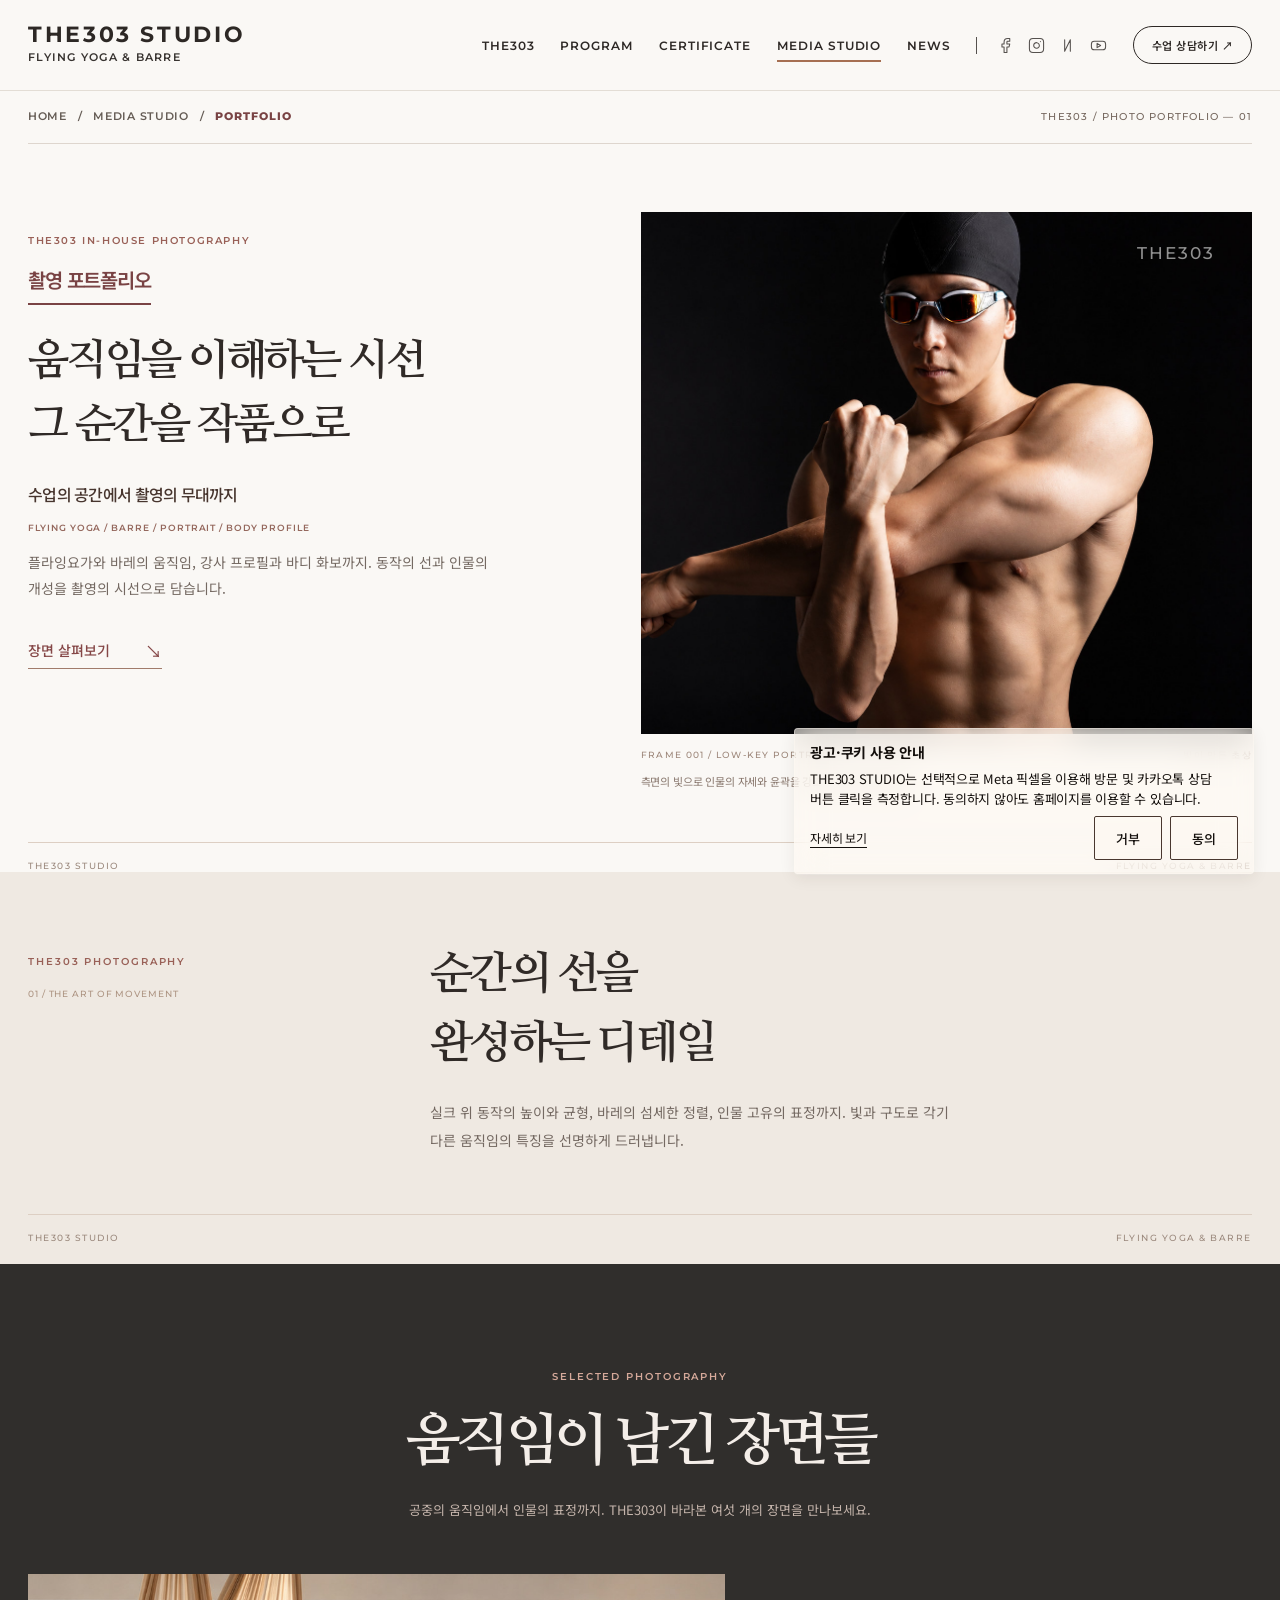
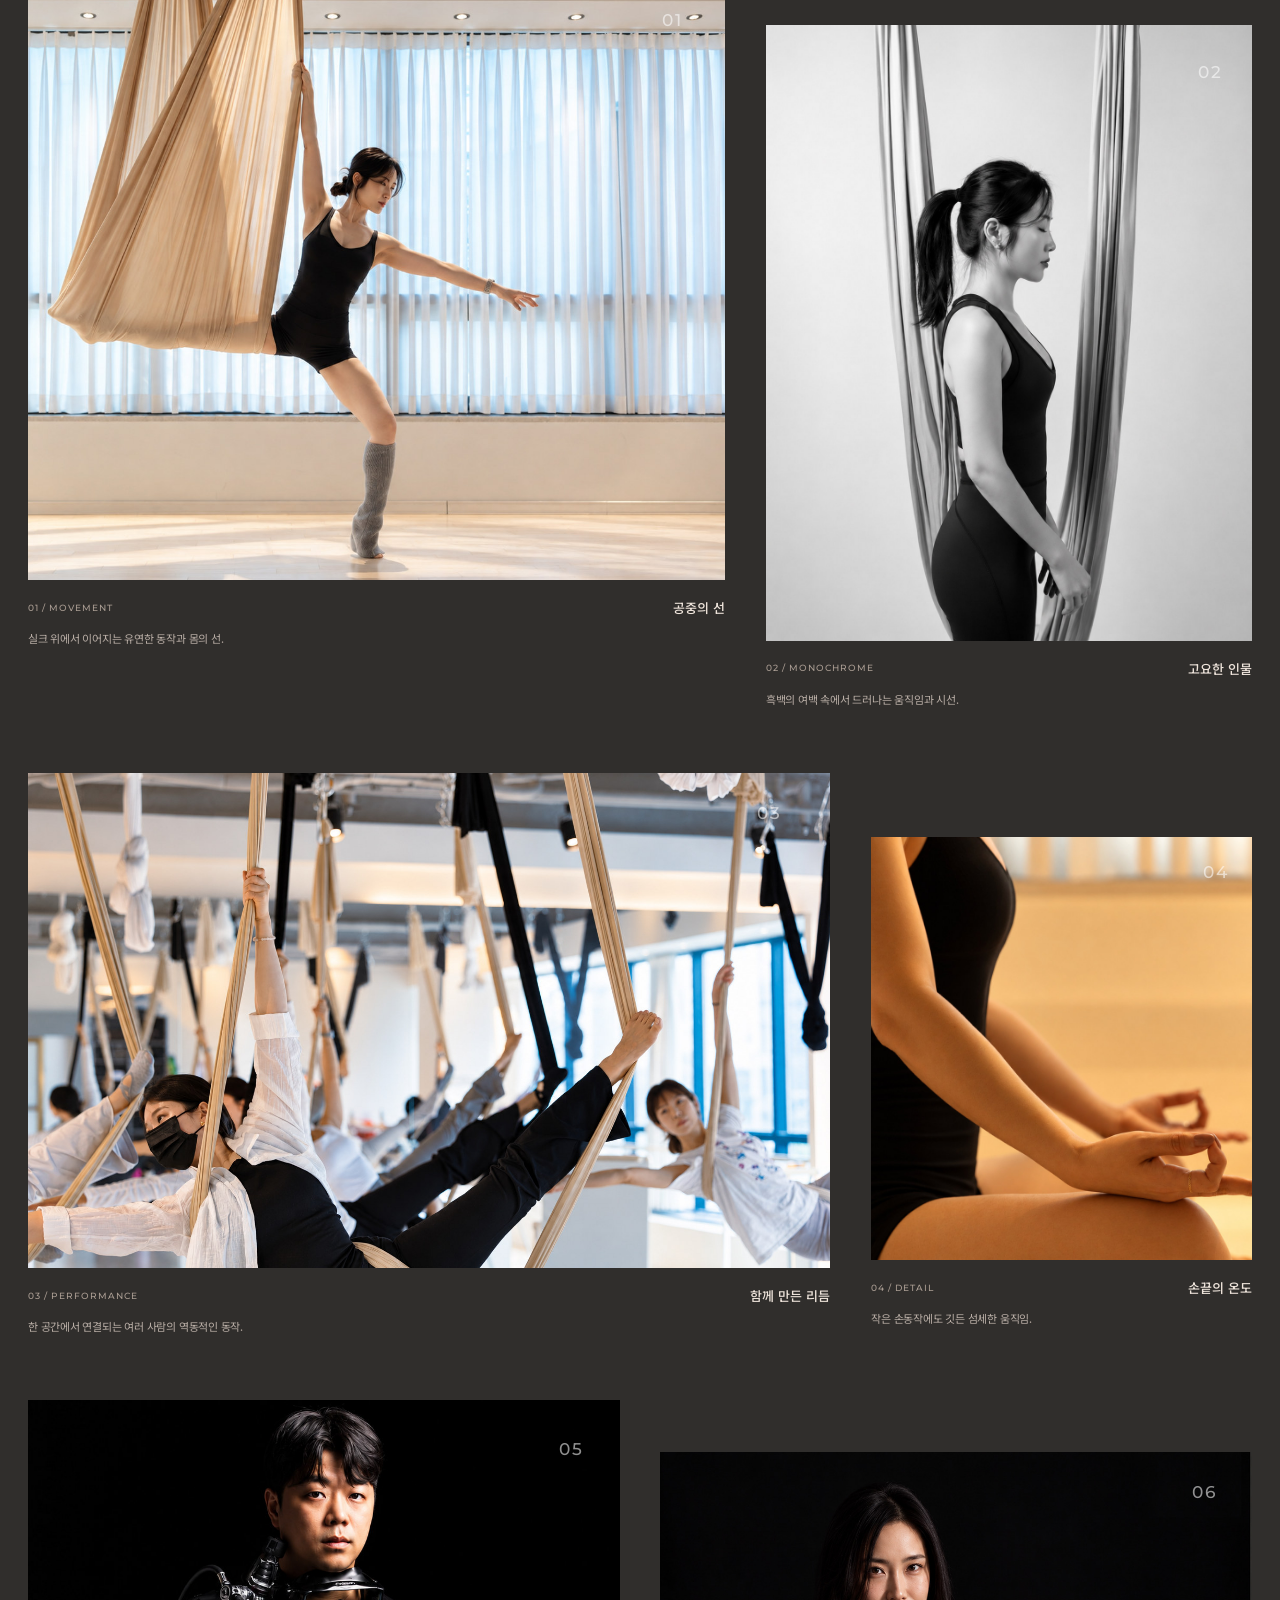
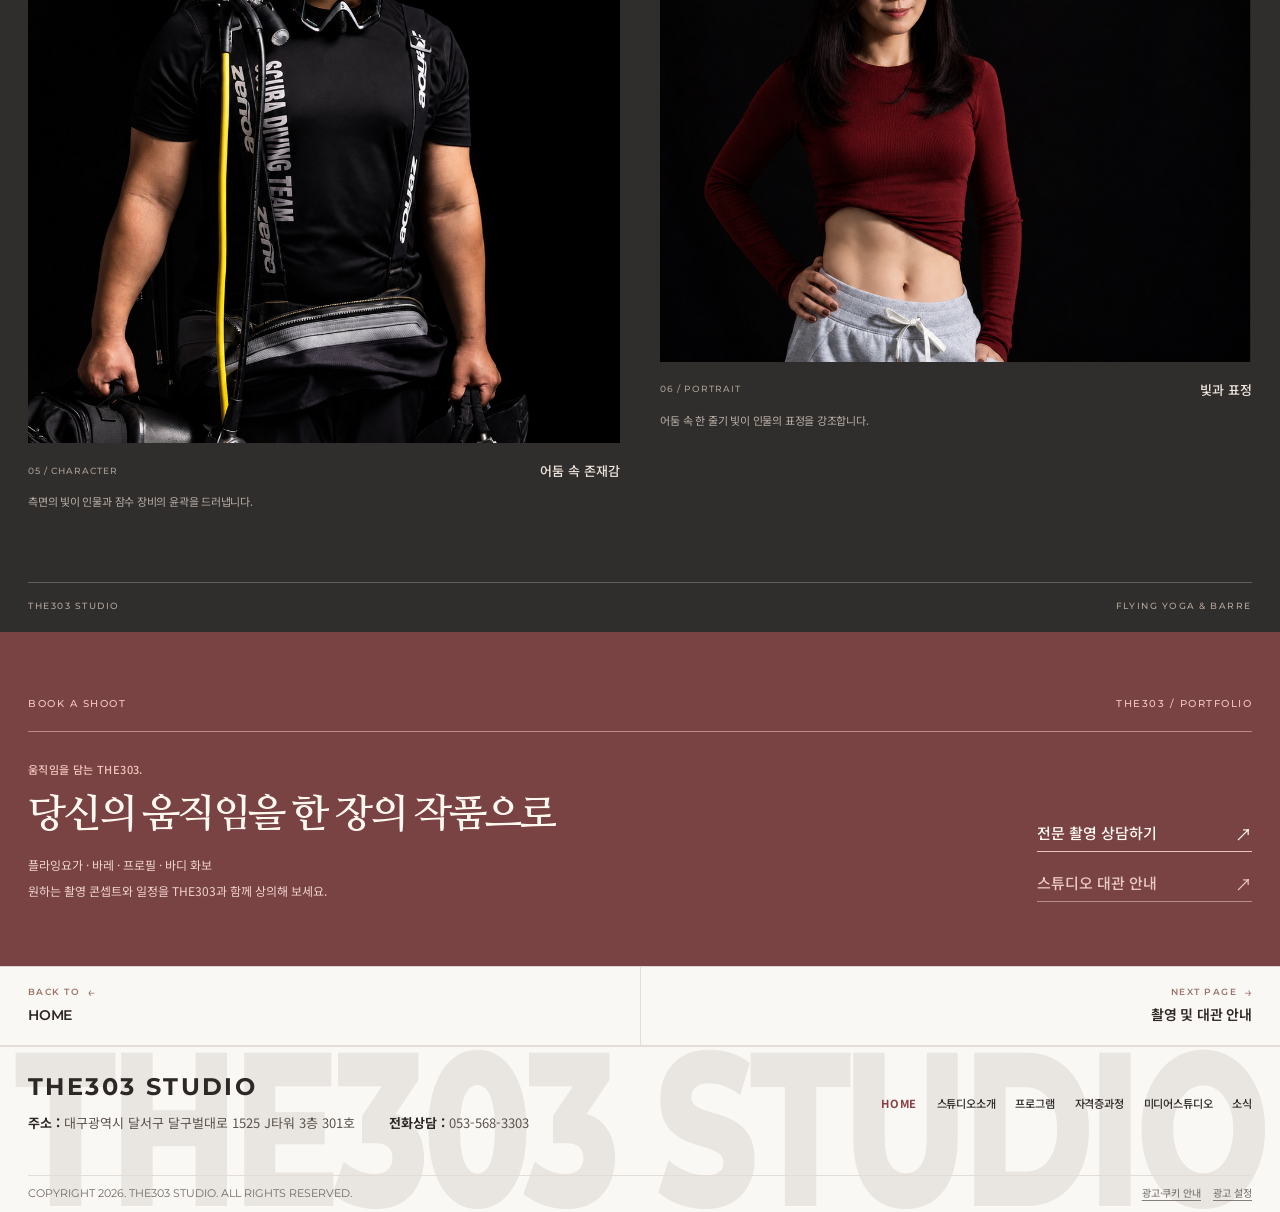
<file: media-portfolio.html>
<!DOCTYPE html>

<html lang="ko"><head><meta charset="utf-8"/><meta content="width=device-width,initial-scale=1" name="viewport"/><meta content="#FAF8F5" name="theme-color"/>
<title>대구 플라잉요가·바레 전문 촬영 | 더303스튜디오</title><meta name="description" content="대구 더303스튜디오 미디어 포트폴리오. 플라잉요가·바레 움직임, 강사 프로필과 바디 화보 촬영 작품을 소개합니다."><meta content="website" property="og:type"/><meta property="og:title" content="대구 플라잉요가·바레 전문 촬영 | 더303스튜디오"><meta property="og:description" content="대구 더303스튜디오 미디어 포트폴리오. 플라잉요가·바레 움직임, 강사 프로필과 바디 화보 촬영 작품을 소개합니다."><meta property="og:image" content="https://the303studio.kr/images/media/portfolio-hero-pc.jpg">
<link href="https://fonts.googleapis.com" rel="preconnect"/><link crossorigin="" href="https://fonts.gstatic.com" rel="preconnect"/><link href="https://fonts.googleapis.com/css2?family=DM+Sans:wght@400;500;600;700&amp;family=Noto+Sans+KR:wght@300;400;500;600;700&amp;family=Nanum+Myeongjo:wght@400;600;700&amp;family=Montserrat:wght@300;400;500;600;700;800&amp;display=swap" rel="stylesheet"/>
<link href="./css/base.css" rel="stylesheet"/><link href="./css/navigation.css?v=20261117-v05" rel="stylesheet"/><link href="./css/responsive.css" rel="stylesheet"/><link href="./css/refinements.css" rel="stylesheet"/><link href="./css/pages.css" rel="stylesheet"/><link href="./css/media-portfolio.css" rel="stylesheet"/><script>if(new URLSearchParams(location.search).get('editor')==='on')document.documentElement.classList.add('the303-admin-mode');</script><link href="./css/subpage-image-motion.css?v=20261030" rel="stylesheet"/><link href="./css/subpage-layout-grid.css?v=20261031a" rel="stylesheet"/><link href="./css/editorial-quality-final.css?v=20261031b" rel="stylesheet"/><link href="./css/mobile-art-direction.css?v=20261031m1" rel="stylesheet"/>
<link href="./css/dynamic-hero-art-direction.css?v=20261031d2" rel="stylesheet"/>
<link href="./css/media-portfolio-ux-20261101.css?v=1" rel="stylesheet"/>  <link rel="stylesheet" href="./css/footer-motion-test.css">
    <link rel="stylesheet" href="./css/footer-v57.css?v=20261124-v58-all-pages">
  <link rel="canonical" href="https://the303studio.kr/media-portfolio.html">
  <meta property="og:url" content="https://the303studio.kr/media-portfolio.html">
  <meta property="og:site_name" content="THE303 STUDIO">
  <meta property="og:locale" content="ko_KR">
  <meta name="twitter:card" content="summary_large_image">
  <link rel="icon" href="/favicon.ico" sizes="any">
  <link rel="icon" type="image/png" sizes="32x32" href="/favicon-32x32.png">
  <link rel="apple-touch-icon" href="/apple-touch-icon.png">
  <link rel="stylesheet" href="./css/meta-consent-v64.css">
  <script defer src="./js/meta-consent-v64.js"></script>
  <link rel="stylesheet" href="./css/v65-typography-spacing.css?v=20261126-v65-test1">
  <link rel="stylesheet" href="./css/v65-review-02.css?v=20261126-test2">
  <link rel="stylesheet" href="./css/v65-review-03.css?v=20261127-test3">
  <link rel="stylesheet" href="./css/footer-mobile-v65-05.css?v=20261127-v6505">
<meta property="og:image:width" content="1233">
<meta property="og:image:height" content="1054">
<meta name="twitter:title" content="대구 플라잉요가·바레 전문 촬영 | 더303스튜디오">
<meta name="twitter:description" content="대구 더303스튜디오 미디어 포트폴리오. 플라잉요가·바레 움직임, 강사 프로필과 바디 화보 촬영 작품을 소개합니다.">
<meta name="twitter:image" content="https://the303studio.kr/images/media/portfolio-hero-pc.jpg">
<script type="application/ld+json">{"@context":"https://schema.org","@graph":[{"@type":"BreadcrumbList","@id":"https://the303studio.kr/media-portfolio.html#breadcrumb","itemListElement":[{"@type":"ListItem","position":1,"name":"홈","item":"https://the303studio.kr/"},{"@type":"ListItem","position":2,"name":"포트폴리오","item":"https://the303studio.kr/media-portfolio.html"}]},{"@type":"CollectionPage","@id":"https://the303studio.kr/media-portfolio.html#webpage","url":"https://the303studio.kr/media-portfolio.html","name":"대구 플라잉요가·바레 전문 촬영 | 더303스튜디오","description":"대구 더303스튜디오 미디어 포트폴리오. 플라잉요가·바레 움직임, 강사 프로필과 바디 화보 촬영 작품을 소개합니다.","inLanguage":"ko-KR","isPartOf":{"@id":"https://the303studio.kr/#website"},"about":{"@id":"https://the303studio.kr/#organization"},"primaryImageOfPage":{"@type":"ImageObject","url":"https://the303studio.kr/images/media/portfolio-hero-pc.jpg","width":1233,"height":1054},"breadcrumb":{"@id":"https://the303studio.kr/media-portfolio.html#breadcrumb"}}]}</script>
</head><body class="the303-footer-v57 the303-subpage" data-page="media-portfolio"><a class="skip-link" href="#mainContent">본문 바로가기</a><div class="mobile-nav-backdrop" id="navBackdrop"></div><header class="site-header" id="siteHeader">
<div class="container nav-wrap">
<a aria-label="THE303 STUDIO 홈으로 이동" class="brand" href="index.html#home">
<span class="brand-main" data-text="brandEn">THE303 STUDIO</span>
<span class="brand-sub" data-text="brandSub">FLYING YOGA &amp; BARRE</span>
</a>
<button aria-controls="navPanel" aria-expanded="false" aria-label="메뉴 열기" class="menu-toggle" id="menuToggle" type="button">
<svg viewbox="0 0 24 24"><path d="M3 7h18M3 12h18M3 17h18"></path></svg>
</button>
<nav aria-label="주 메뉴" class="nav-panel" id="navPanel">
<a aria-label="THE303 STUDIO 메인페이지로 이동" class="mobile-panel-brand" href="index.html"><span data-text="brandEn">THE303 STUDIO</span><small aria-hidden="true">HOME <span class="home-link-arrow">↗</span></small></a>
<ul class="nav-list">
<li class="nav-dropdown">
<a class="nav-link" data-text="nav1" href="index.html#philosophy">THE303</a>
<button class="submenu-toggle" type="button"><svg class="nav-chevron" fill="none" stroke="currentColor" stroke-width="2" viewbox="0 0 24 24"><path d="m6 9 6 6 6-6"></path></svg></button>
<ul class="dropdown-menu">
<li><a data-text="navSub1_1" href="about-studio.html">스튜디오소개</a></li>
<li><a data-text="navSub1_2" href="contact.html">오시는길</a></li>
</ul>
</li>
<li class="nav-dropdown">
<a class="nav-link" data-text="nav2" href="index.html#program">PROGRAM</a>
<button class="submenu-toggle" type="button"><svg class="nav-chevron" fill="none" stroke="currentColor" stroke-width="2" viewbox="0 0 24 24"><path d="m6 9 6 6 6-6"></path></svg></button>
<ul class="dropdown-menu">
<li><a data-text="navSub2_1" href="program-flying.html">플라잉요가</a></li>
<li><a data-text="navSub2_2" href="program-barre.html">바레</a></li>
<li><a data-text="navSub2_3" href="program-dance.html">에어리얼댄스</a></li>
<li><a href="program-guide.html">첫 수업 가이드</a></li>
</ul>
</li>
<li class="nav-dropdown">
<a class="nav-link" data-text="nav3" href="index.html#ttc">CERTIFICATE</a>
<button class="submenu-toggle" type="button"><svg class="nav-chevron" fill="none" stroke="currentColor" stroke-width="2" viewbox="0 0 24 24"><path d="m6 9 6 6 6-6"></path></svg></button>
<ul class="dropdown-menu">
<li><a data-text="navSub3_1" href="ttc-cert.html">자격증과정</a></li>
<li><a data-text="navSub3_2" href="ttc-workshop.html">강사 워크샵</a></li>
</ul>
</li>
<li class="nav-dropdown">
<a class="nav-link active" data-text="nav4" href="index.html#space">MEDIA STUDIO</a>
<button class="submenu-toggle" type="button"><svg class="nav-chevron" fill="none" stroke="currentColor" stroke-width="2" viewbox="0 0 24 24"><path d="m6 9 6 6 6-6"></path></svg></button>
<ul class="dropdown-menu">
<li><a aria-current="page" data-text="navSub4_1" href="media-portfolio.html">포트폴리오</a></li>
<li><a data-text="navSub4_2" href="media-rental.html">촬영 및 대관 안내</a></li>
</ul>
</li>
<li class="nav-dropdown">
<a class="nav-link" data-text="nav5" href="index.html#news">NEWS</a>
<button class="submenu-toggle" type="button"><svg class="nav-chevron" fill="none" stroke="currentColor" stroke-width="2" viewbox="0 0 24 24"><path d="m6 9 6 6 6-6"></path></svg></button>
<ul class="dropdown-menu">
<li><a data-text="navSub5_1" href="news-notice.html">공지사항</a></li>
<li><a data-text="navSub5_2" href="news-gallery.html">갤러리</a></li>
</ul>
</li>
</ul>
<div class="nav-social">
<a aria-label="Facebook" data-link="socialFb" href="https://www.facebook.com/the303flyingyogastudio" rel="noopener noreferrer" target="_blank"><svg viewbox="0 0 24 24"><path d="M18 2h-3a5 5 0 0 0-5 5v3H7v4h3v8h4v-8h3l1-4h-4V7a1 1 0 0 1 1-1h3z"></path></svg></a>
<a aria-label="Instagram" data-link="socialIg" href="https://www.instagram.com/the303_flyingyoga_barre" rel="noopener noreferrer" target="_blank"><svg viewbox="0 0 24 24"><rect height="20" rx="5" ry="5" width="20" x="2" y="2"></rect><path d="M16 11.37A4 4 0 1 1 12.63 8 4 4 0 0 1 16 11.37z"></path><line x1="17.5" x2="17.51" y1="6.5" y2="6.5"></line></svg></a>
<a aria-label="Naver Blog" data-link="socialBlog" href="https://blog.naver.com/flyingthe303" rel="noopener noreferrer" target="_blank"><svg viewbox="0 0 24 24"><polyline points="8 4 8 20 16 4 16 20"></polyline></svg></a>
<a aria-label="YouTube" data-link="socialYt" href="https://www.youtube.com/@%EB%8D%94303%EC%8A%A4%ED%8A%9C%EB%94%94%EC%98%A4" rel="noopener noreferrer" target="_blank"><svg viewbox="0 0 24 24"><rect height="12" rx="4" ry="4" width="20" x="2" y="6"></rect><polygon points="10 9 15 12 10 15 10 9"></polygon></svg></a>
</div>
<div class="mobile-menu-social">
<a aria-label="Facebook" data-link="socialFb" href="https://www.facebook.com/the303flyingyogastudio" rel="noopener noreferrer" target="_blank"><svg viewbox="0 0 24 24"><path d="M18 2h-3a5 5 0 0 0-5 5v3H7v4h3v8h4v-8h3l1-4h-4V7a1 1 0 0 1 1-1h3z"></path></svg></a>
<a aria-label="Instagram" data-link="socialIg" href="https://www.instagram.com/the303_flyingyoga_barre" rel="noopener noreferrer" target="_blank"><svg viewbox="0 0 24 24"><rect height="20" rx="5" ry="5" width="20" x="2" y="2"></rect><path d="M16 11.37A4 4 0 1 1 12.63 8 4 4 0 0 1 16 11.37z"></path><line x1="17.5" x2="17.51" y1="6.5" y2="6.5"></line></svg></a>
<a aria-label="Naver Blog" data-link="socialBlog" href="https://blog.naver.com/flyingthe303" rel="noopener noreferrer" target="_blank"><svg viewbox="0 0 24 24"><polyline points="8 4 8 20 16 4 16 20"></polyline></svg></a>
<a aria-label="YouTube" data-link="socialYt" href="https://www.youtube.com/@%EB%8D%94303%EC%8A%A4%ED%8A%9C%EB%94%94%EC%98%A4" rel="noopener noreferrer" target="_blank"><svg viewbox="0 0 24 24"><rect height="12" rx="4" ry="4" width="20" x="2" y="6"></rect><polygon points="10 9 15 12 10 15 10 9"></polygon></svg></a>
</div>
<a class="nav-cta" data-link="booking" data-text="navCta" href="https://pf.kakao.com/_xdERxlxj" target="_blank" rel="noopener noreferrer">수업 상담하기 ↗</a>
</nav>
</div>
</header>
<main class="media-portfolio-main" id="mainContent"><section class="mp-hero"><div class="container">
<div class="m-breadcrumb-row"><nav aria-label="현재 위치" class="m-breadcrumb"><a href="index.html">HOME</a><span aria-hidden="true">/</span><a href="index.html#space">MEDIA STUDIO</a><span aria-hidden="true">/</span><strong aria-current="page">PORTFOLIO</strong></nav><span class="m-topnote">THE303 / PHOTO PORTFOLIO — 01</span></div>
<div class="mp-hero-layout"><div class="mp-hero-copy"><span class="m-eyebrow" data-edit="kicker">THE303 IN-HOUSE PHOTOGRAPHY</span><p aria-label="촬영 포트폴리오" class="m-hero-page-name" data-edit="hero_identity">촬영 포트폴리오</p><h1 data-edit="hero_title">움직임을 이해하는 시선
그 순간을 작품으로</h1><p class="mp-hero-lead" data-edit="hero_lead">수업의 공간에서 촬영의 무대까지</p><p aria-label="전문 촬영 분야" class="mp-specialty">FLYING YOGA  /  BARRE  /  PORTRAIT  /  BODY PROFILE</p><p class="mp-hero-desc" data-edit="hero_desc">플라잉요가와 바레의 움직임, 강사 프로필과 바디 화보까지. 동작의 선과 인물의 개성을 촬영의 시선으로 담습니다.</p><a class="m-text-link" href="#mediaArchive">장면 살펴보기 <span aria-hidden="true">↘</span></a></div>
<figure class="mp-hero-figure"><div class="photo-frame mp-hero-photo"><div aria-hidden="true" class="photo-fallback"><span class="m-fallback-outline"></span><span class="m-fallback-label">THE303 / IMAGE ARCHIVE</span></div><img alt="검은 배경에서 수영모와 고글을 착용한 인물의 상반신을 측면 조명으로 촬영한 로우키 사진" data-edit-image="hero_photo" data-edit-image-mobile="hero_photo_mobile" data-image-mobile="./images/media/portfolio-hero-mo.jpg" decoding="async" height="1054" loading="eager" fetchpriority="high" src="./images/media/portfolio-hero-pc.jpg" width="1233"/><span aria-hidden="true" class="m-frame-marker">THE303</span></div><figcaption><span>FRAME 001 / LOW-KEY PORTRAIT</span><span>빛이 만든 초상</span></figcaption><p class="mp-hero-artnote">측면의 빛으로 인물의 자세와 윤곽을 강조한 로우키 인물 사진.</p></figure></div><div aria-hidden="true" class="m-signature"><span>THE303 STUDIO</span><span>FLYING YOGA &amp; BARRE</span></div></div></section>
<section class="mp-manifesto"><div class="container"><div class="mp-manifesto-grid"><div class="mp-manifesto-index"><span class="m-eyebrow">THE303 PHOTOGRAPHY</span><span>01 / THE ART OF MOVEMENT</span></div><div class="mp-manifesto-body"><h2 data-edit="sec_selectedmoments">순간의 선을
완성하는 디테일</h2><p data-edit="manifesto_desc">실크 위 동작의 높이와 균형, 바레의 섬세한 정렬, 인물 고유의 표정까지. 빛과 구도로 각기 다른 움직임의 특징을 선명하게 드러냅니다.</p></div></div><div aria-hidden="true" class="m-signature"><span>THE303 STUDIO</span><span>FLYING YOGA &amp; BARRE</span></div></div></section>
<section class="mp-archive" id="mediaArchive"><div class="container"><div class="mp-archive-head"><div><span class="m-eyebrow">SELECTED PHOTOGRAPHY</span><h2 data-edit="archive_title">움직임이 남긴 장면들</h2></div><p data-edit="archive_desc">공중의 움직임에서 인물의 표정까지. THE303이 바라본 여섯 개의 장면을 만나보세요.</p></div>
<div class="mp-gallery">






<figure class="mp-item mp-item-a"><div class="photo-frame mp-gallery-photo"><div aria-hidden="true" class="photo-fallback"><span class="m-fallback-outline"></span><span class="m-fallback-label">THE303 / IMAGE ARCHIVE</span></div><img alt="베이지색 실크에 매달려 한 팔을 뻗은 인물의 공중 동작과 넓은 스튜디오" data-edit-image="portfolio_01" data-edit-image-mobile="portfolio_01_mobile" data-image-mobile="./images/media/portfolio-01-mo.jpg" decoding="async" height="959" loading="lazy" src="./images/media/portfolio-01.jpg" width="1103"/><button aria-label="1번 작품 공중의 선 크게 보기" class="mp-open-photo" type="button"></button><span aria-hidden="true" class="m-frame-marker">01</span></div><figcaption><span>01 / MOVEMENT</span><strong>공중의 선</strong><small class="mp-caption-desc">실크 위에서 이어지는 유연한 동작과 몸의 선.</small></figcaption></figure><figure class="mp-item mp-item-b"><div class="photo-frame mp-gallery-photo"><div aria-hidden="true" class="photo-fallback"><span class="m-fallback-outline"></span><span class="m-fallback-label">THE303 / IMAGE ARCHIVE</span></div><img alt="흑백 사진 속 하얀 에어리얼 실크 사이에 선 여성의 측면 인물 사진" data-edit-image="portfolio_02" data-edit-image-mobile="portfolio_02_mobile" data-image-mobile="./images/media/portfolio-02-mo.jpg" decoding="async" height="1392" loading="lazy" src="./images/media/portfolio-02.jpg" width="1100"/><button aria-label="2번 작품 고요한 인물 크게 보기" class="mp-open-photo" type="button"></button><span aria-hidden="true" class="m-frame-marker">02</span></div><figcaption><span>02 / MONOCHROME</span><strong>고요한 인물</strong><small class="mp-caption-desc">흑백의 여백 속에서 드러나는 움직임과 시선.</small></figcaption></figure><figure class="mp-item mp-item-c"><div class="photo-frame mp-gallery-photo"><div aria-hidden="true" class="photo-fallback"><span class="m-fallback-outline"></span><span class="m-fallback-label">THE303 / IMAGE ARCHIVE</span></div><img alt="여러 명이 실크를 잡고 공중 동작을 펼치는 스튜디오의 현장 장면" data-edit-image="portfolio_04" data-edit-image-mobile="portfolio_04_mobile" data-image-mobile="./images/media/portfolio-04-mo.jpg" decoding="async" height="948" loading="lazy" src="./images/media/portfolio-04.jpg" width="1536"/><button aria-label="3번 작품 함께 만든 리듬 크게 보기" class="mp-open-photo" type="button"></button><span aria-hidden="true" class="m-frame-marker">03</span></div><figcaption><span>03 / PERFORMANCE</span><strong>함께 만든 리듬</strong><small class="mp-caption-desc">한 공간에서 연결되는 여러 사람의 역동적인 동작.</small></figcaption></figure><figure class="mp-item mp-item-d"><div class="photo-frame mp-gallery-photo"><div aria-hidden="true" class="photo-fallback"><span class="m-fallback-outline"></span><span class="m-fallback-label">THE303 / IMAGE ARCHIVE</span></div><img alt="따뜻한 조명 아래 앉아 명상하는 인물의 손과 팔" data-edit-image="portfolio_05" data-edit-image-mobile="portfolio_05_mobile" data-image-mobile="./images/media/portfolio-05-mo.jpg" decoding="async" height="982" loading="lazy" src="./images/media/portfolio-05.jpg" width="1100"/><button aria-label="4번 작품 손끝의 온도 크게 보기" class="mp-open-photo" type="button"></button><span aria-hidden="true" class="m-frame-marker">04</span></div><figcaption><span>04 / DETAIL</span><strong>손끝의 온도</strong><small class="mp-caption-desc">작은 손동작에도 깃든 섬세한 움직임.</small></figcaption></figure><figure class="mp-item mp-item-e"><div class="photo-frame mp-gallery-photo"><div aria-hidden="true" class="photo-fallback"><span class="m-fallback-outline"></span><span class="m-fallback-label">THE303 / IMAGE ARCHIVE</span></div><img alt="검은 배경에서 잠수 장비를 착용한 인물이 정면을 응시하는 로우키 프로필" data-edit-image="portfolio_03" data-edit-image-mobile="portfolio_03_mobile" data-image-mobile="./images/media/portfolio-03-mo.jpg" decoding="async" height="1136" loading="lazy" src="./images/media/portfolio-03.jpg" width="1000"/><button aria-label="5번 작품 어둠 속 존재감 크게 보기" class="mp-open-photo" type="button"></button><span aria-hidden="true" class="m-frame-marker">05</span></div><figcaption><span>05 / CHARACTER</span><strong>어둠 속 존재감</strong><small class="mp-caption-desc">측면의 빛이 인물과 잠수 장비의 윤곽을 드러냅니다.</small></figcaption></figure><figure class="mp-item mp-item-f"><div class="photo-frame mp-gallery-photo"><div aria-hidden="true" class="photo-fallback"><span class="m-fallback-outline"></span><span class="m-fallback-label">THE303 / IMAGE ARCHIVE</span></div><img alt="검은 배경 앞에서 버건디색 상의를 입고 서 있는 여성의 로우키 인물 화보" data-edit-image="portfolio_06" data-edit-image-mobile="portfolio_06_mobile" data-image-mobile="./images/media/portfolio-06-mo.jpg" decoding="async" height="966" loading="lazy" src="./images/media/portfolio-06.jpg" width="1120"/><button aria-label="6번 작품 빛과 표정 크게 보기" class="mp-open-photo" type="button"></button><span aria-hidden="true" class="m-frame-marker">06</span></div><figcaption><span>06 / PORTRAIT</span><strong>빛과 표정</strong><small class="mp-caption-desc">어둠 속 한 줄기 빛이 인물의 표정을 강조합니다.</small></figcaption></figure></div><div aria-hidden="true" class="m-signature"><span>THE303 STUDIO</span><span>FLYING YOGA &amp; BARRE</span></div></div></section>

<section class="mp-cta"><div class="container"><div class="m-cta-top"><span>BOOK A SHOOT</span><span>THE303 / PORTFOLIO</span></div><div class="m-cta-grid"><div><p class="mp-cta-prelude" data-edit="outro_title">움직임을 담는 THE303.</p><h2 data-edit="cta_title">당신의 움직임을 한 장의 작품으로</h2><p class="mp-cta-services" data-edit="outro_desc">플라잉요가 · 바레 · 프로필 · 바디 화보</p><p data-edit="cta_desc">원하는 촬영 콘셉트와 일정을 THE303과 함께 상의해 보세요.</p></div><div class="mp-cta-actions"><a class="m-cta-link" href="https://pf.kakao.com/_xdERxlxj" data-link="booking" target="_blank" rel="noopener noreferrer">전문 촬영 상담하기 <span aria-hidden="true">↗</span></a><a class="m-cta-link mp-cta-secondary" href="media-rental.html">스튜디오 대관 안내 <span aria-hidden="true">↗</span></a></div></div></div></section>
<nav aria-label="이전 및 다음 페이지 이동" class="the303-page-nav">
<div class="container the303-page-nav__inner">
<a aria-label="HOME 페이지로 이동" class="the303-page-nav__link the303-page-nav__link--prev" href="index.html">
<span class="the303-page-nav__eyebrow">BACK TO <span aria-hidden="true">←</span></span>
<strong class="the303-page-nav__title">HOME</strong>
</a>
<a aria-label="촬영 및 대관 안내 페이지로 이동" class="the303-page-nav__link the303-page-nav__link--next" href="media-rental.html">
<span class="the303-page-nav__eyebrow">NEXT PAGE <span aria-hidden="true">→</span></span>
<strong class="the303-page-nav__title">촬영 및 대관 안내</strong>
</a>
</div>
</nav></main><footer class="site-footer" id="footer">
<div class="container">
<div class="footer-top reveal">
<div>
<div class="footer-brand" data-text="brandEn">THE303 STUDIO</div>
<div class="footer-info-text">
<span><strong style="color:var(--ink);">주소 :</strong> <span data-text="address">대구광역시 달서구 달구벌대로 1525 J타워 3층 301호</span></span>
<span><strong style="color:var(--ink);">전화상담 :</strong> <span data-text="phone">053-568-3303</span></span>
</div>
</div>
<nav aria-label="THE303 공통 하단 메뉴" class="footer-links footer-primary-links">
<a aria-label="HOME 메인페이지" class="footer-home-link" href="index.html">HOME</a>
<a href="about-studio.html">스튜디오소개</a>
<a href="index.html#program">프로그램</a>
<a href="index.html#ttc">자격증과정</a>
<a href="index.html#space">미디어스튜디오</a>
<a href="index.html#news">소식</a>
</nav>
</div>
<div class="footer-bottom">
<div>COPYRIGHT <span id="currentYear"></span>. <span data-text="brandEn">THE303 STUDIO</span>. ALL RIGHTS RESERVED.</div>
</div>
</div>
  <div class="footer-wordmark" aria-hidden="true"><span class="footer-wordmark-name" data-wordmark="THE303 STUDIO">THE303 STUDIO</span></div>
  </footer><div class="mobile-bottom-bar">
<a class="mobile-call" data-phone-link="" href="tel:053-568-3303">전화 상담</a>
<a aria-label="촬영 상담 카카오톡 채널 열기 (새 창)" class="mobile-book" href="https://pf.kakao.com/_xdERxlxj" data-link="booking" target="_blank" rel="noopener noreferrer">
<div style="display:flex; align-items:center; gap:8px; justify-content:center;">
<svg class="icon-kakao-outline" fill="none" height="18" stroke="currentColor" stroke-width="1.5" viewbox="0 0 24 24" width="18"><path d="M12 4c5.5 0 10 3.58 10 8s-4.48 8-10 8c-1.2 0-2.36-.18-3.44-.5L4 21l1.5-3.66C4.05 15.65 3 13.93 3 12c0-4.42 4.48-8 9-8z"></path></svg>
<span>촬영 상담하기</span>
</div>
</a>
</div><button aria-label="페이지 맨 위로 이동" class="to-top" id="toTop" type="button">
<svg viewbox="0 0 24 24"><path d="M12 19V5M5 12l7-7 7 7"></path></svg>
</button>
<button aria-controls="pageEditor" class="page-editor-toggle" id="pageEditorToggle" type="button">✎ 포트폴리오 편집</button>
<aside aria-hidden="true" aria-label="포트폴리오 페이지 편집" aria-modal="true" class="page-editor" id="pageEditor" role="dialog"><div class="page-editor-heading"><strong>포트폴리오 페이지 편집</strong><button aria-label="편집기 닫기" id="pageEditorClose" type="button">✕</button></div>
<p class="page-editor-intro">수정한 문구·이미지 경로는 현재 브라우저에만 저장됩니다. 방문자 전체에 배포하려면 웹사이트 파일에 반영해야 합니다.</p>
<div id="pageEditorFields"></div><div id="pageEditorNotice" role="status"></div><div class="page-editor-actions"><button id="pageEditorExport" type="button">설정 복사</button><button id="pageEditorReset" type="button">초기화</button><button id="pageEditorSave" type="button">변경 저장</button></div></aside>
<script defer="" src="./js/common.js"></script><script defer="" src="./js/responsive-images.js?v=20261028"></script><script defer="" src="./js/pages.js?v=20261128-geo01"></script><div aria-hidden="true" aria-label="THE303 포트폴리오 사진 확대 보기" aria-modal="true" class="mp-lightbox" id="mpLightbox" role="dialog"><div class="mp-lightbox-backdrop" data-mp-close="true"></div><div class="mp-lightbox-panel" role="document"><div class="mp-lightbox-head"><span>THE303 / SELECTED PHOTOGRAPHY</span><button aria-label="확대 사진 닫기" class="mp-lightbox-close" type="button">닫기 ×</button></div><div class="mp-lightbox-image-wrap"><button aria-label="이전 사진" class="mp-lightbox-prev" type="button">‹</button><img alt="" class="mp-lightbox-image"/><button aria-label="다음 사진" class="mp-lightbox-next" type="button">›</button></div><div class="mp-lightbox-foot"><span class="mp-lightbox-label"></span><span aria-live="polite" class="mp-lightbox-count"></span></div></div></div><script defer src="./js/media-portfolio-lightbox.js?v=1"></script>  <script defer src="./js/footer-motion-test.js"></script>
  <script defer src="./js/footer-v57.js?v=20261124-v58-all-pages"></script>
  <script defer src="./js/footer-mobile-v65-05.js?v=20261127-v6505"></script>
</body></html>
</file>
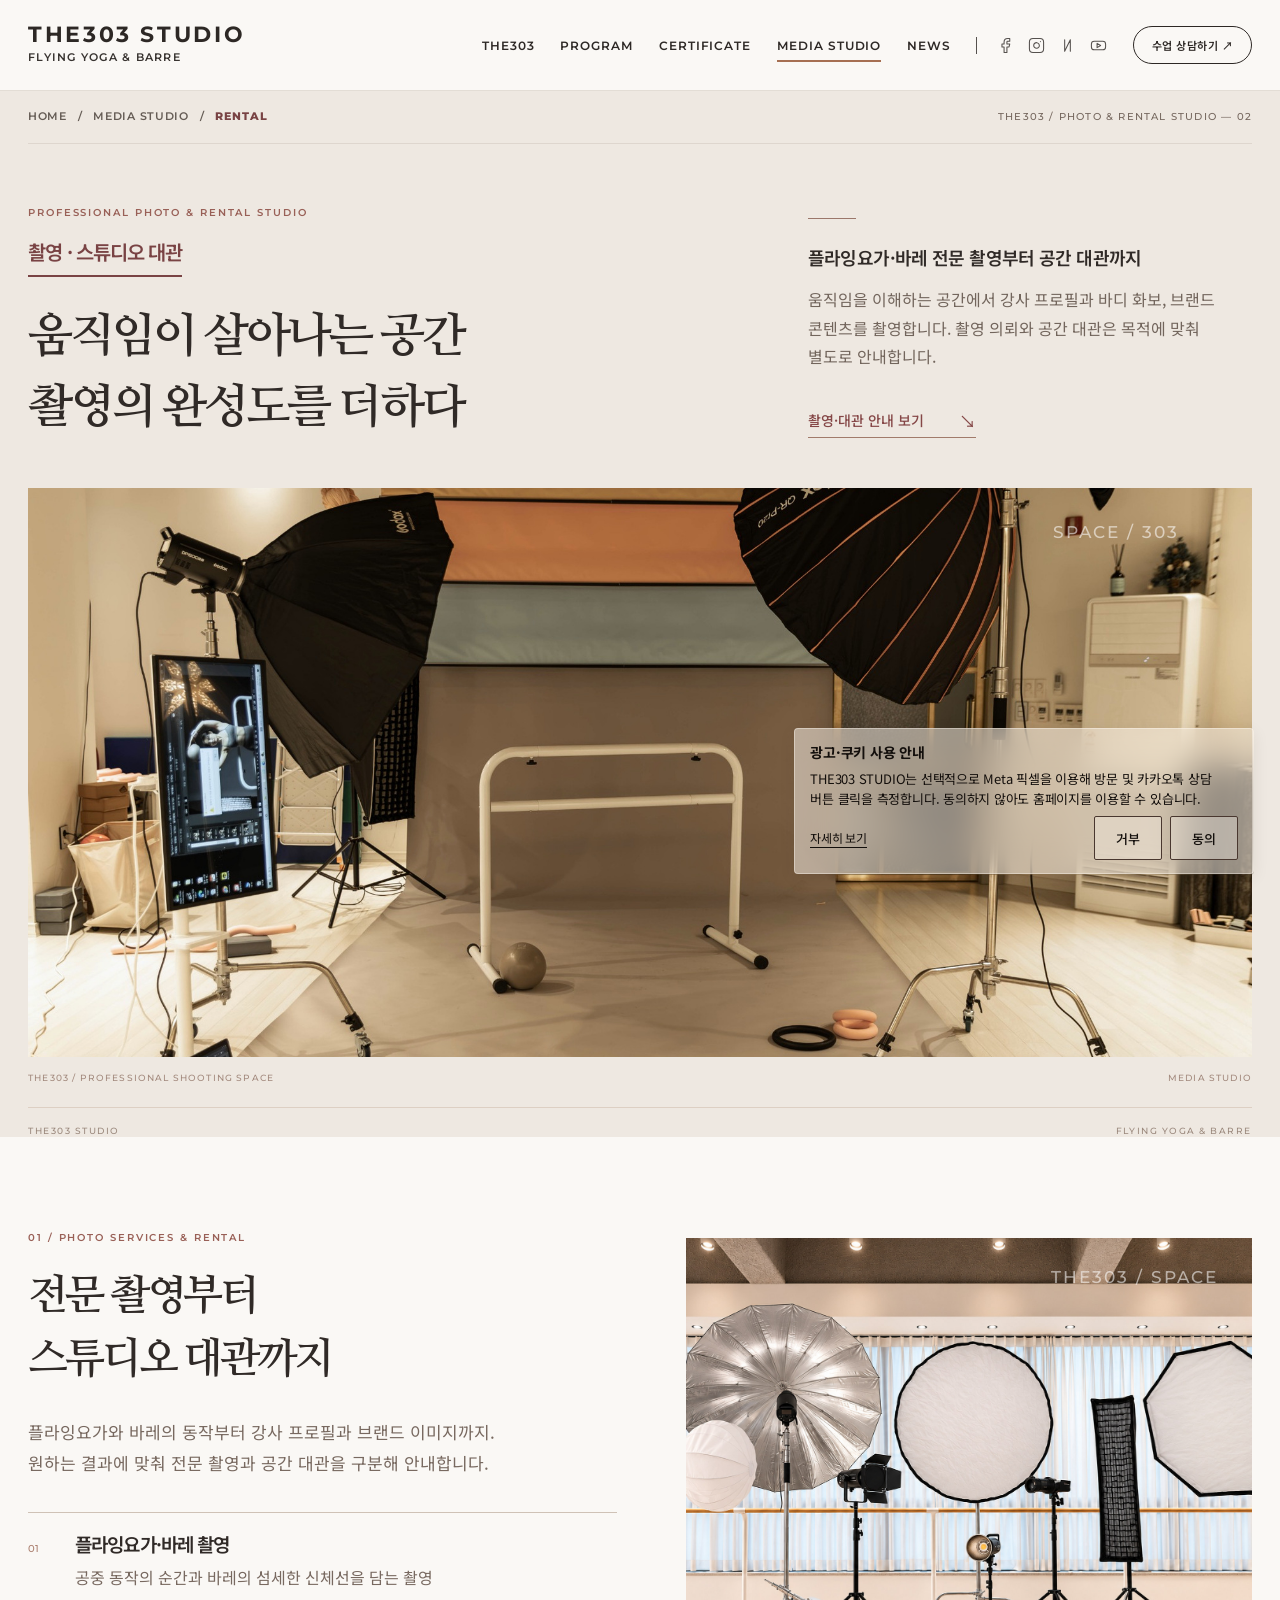
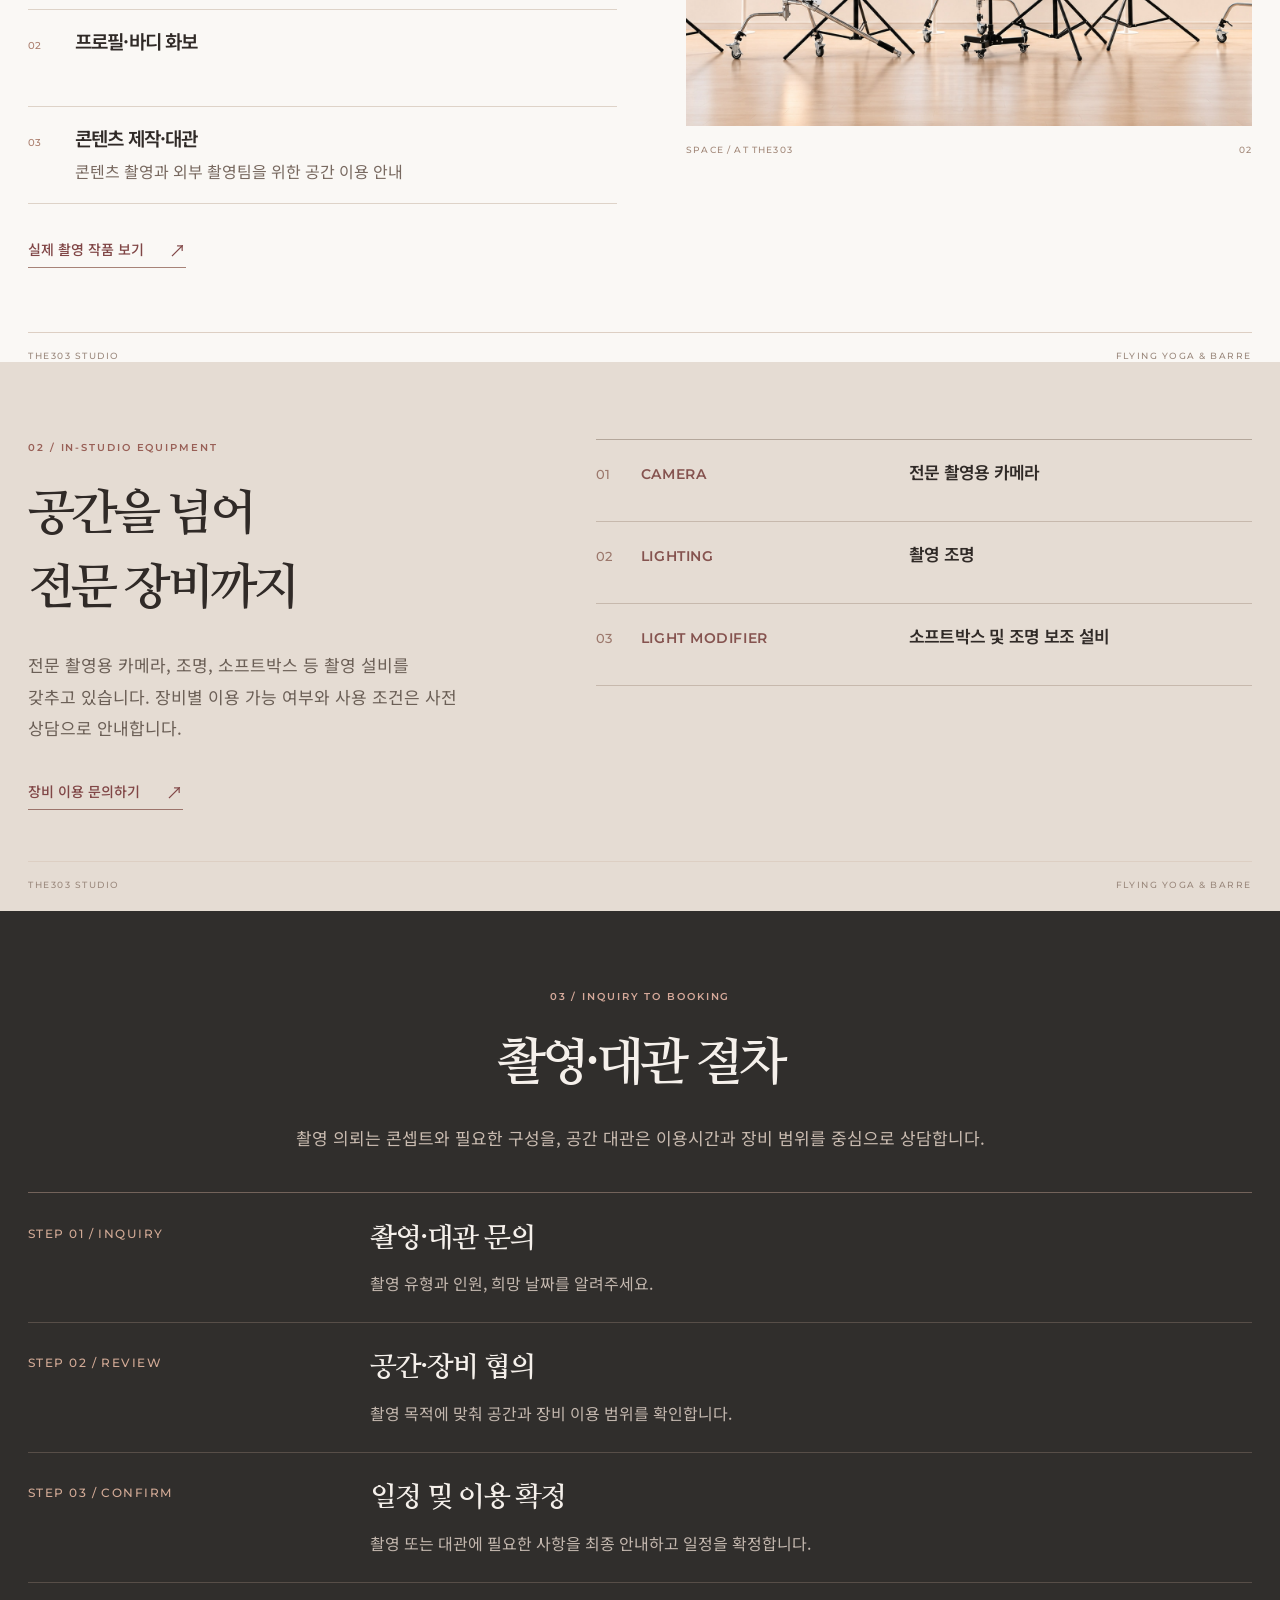
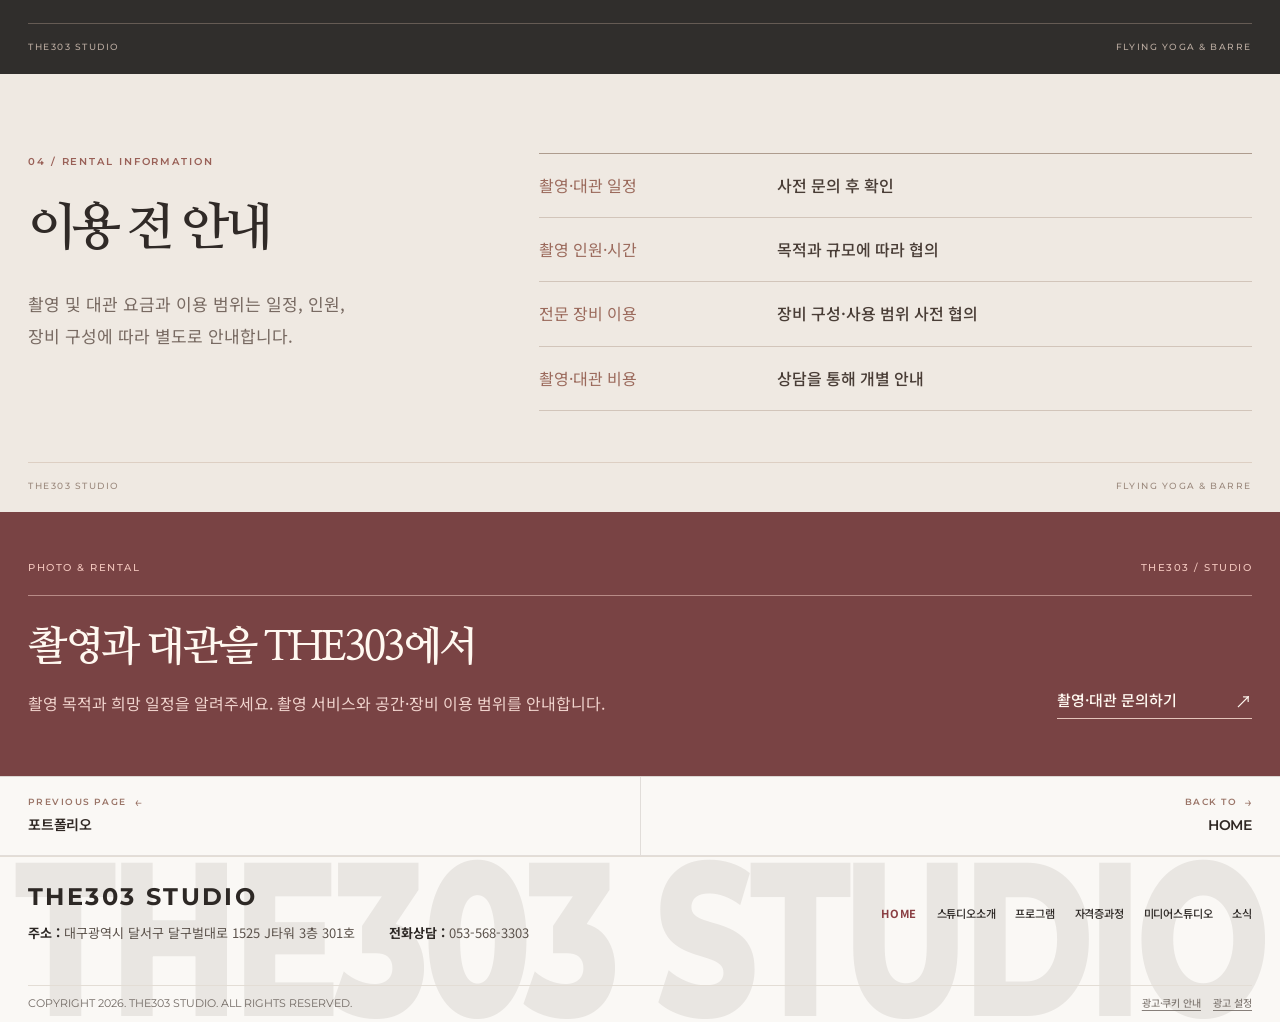
<file: media-rental.html>
<!DOCTYPE html>

<html lang="ko"><head><meta charset="utf-8"/><meta content="width=device-width,initial-scale=1" name="viewport"/><meta content="#FAF8F5" name="theme-color"/>
<title>대구 전문 촬영·스튜디오 대관 | 더303스튜디오</title><meta name="description" content="대구 달서구 더303스튜디오의 플라잉요가·바레, 강사 프로필 및 바디 화보 촬영과 스튜디오 대관 상담 안내."><meta content="website" property="og:type"/><meta property="og:title" content="대구 전문 촬영·스튜디오 대관 | 더303스튜디오"><meta property="og:description" content="대구 달서구 더303스튜디오의 플라잉요가·바레, 강사 프로필 및 바디 화보 촬영과 스튜디오 대관 상담 안내."><meta property="og:image" content="https://the303studio.kr/images/media/rental-hero-pc.jpg">
<link href="https://fonts.googleapis.com" rel="preconnect"/><link crossorigin="" href="https://fonts.gstatic.com" rel="preconnect"/><link href="https://fonts.googleapis.com/css2?family=DM+Sans:wght@400;500;600;700&amp;family=Noto+Sans+KR:wght@300;400;500;600;700&amp;family=Nanum+Myeongjo:wght@400;600;700&amp;family=Montserrat:wght@300;400;500;600;700;800&amp;display=swap" rel="stylesheet"/>
<link href="./css/base.css" rel="stylesheet"/><link href="./css/navigation.css?v=20261117-v05" rel="stylesheet"/><link href="./css/responsive.css" rel="stylesheet"/><link href="./css/refinements.css" rel="stylesheet"/><link href="./css/pages.css" rel="stylesheet"/><link href="./css/media-rental.css" rel="stylesheet"/><script>if(new URLSearchParams(location.search).get('editor')==='on')document.documentElement.classList.add('the303-admin-mode');</script><link rel="stylesheet" href="./css/subpage-image-motion.css?v=20261030"><link rel="stylesheet" href="./css/subpage-layout-grid.css?v=20261031a"><link rel="stylesheet" href="./css/editorial-quality-final.css?v=20261031b"><link rel="stylesheet" href="./css/mobile-art-direction.css?v=20261031m1">
<link rel="stylesheet" href="./css/dynamic-hero-art-direction.css?v=20261031d2"><link rel="stylesheet" href="./css/media-rental-ux-20261101.css?v=1">
  <link rel="stylesheet" href="./css/footer-motion-test.css">
    <link rel="stylesheet" href="./css/footer-v57.css?v=20261124-v58-all-pages">
  <link rel="canonical" href="https://the303studio.kr/media-rental.html">
  <meta property="og:url" content="https://the303studio.kr/media-rental.html">
  <meta property="og:site_name" content="THE303 STUDIO">
  <meta property="og:locale" content="ko_KR">
  <meta name="twitter:card" content="summary_large_image">
  <link rel="icon" href="/favicon.ico" sizes="any">
  <link rel="icon" type="image/png" sizes="32x32" href="/favicon-32x32.png">
  <link rel="apple-touch-icon" href="/apple-touch-icon.png">
  <link rel="stylesheet" href="./css/meta-consent-v64.css">
  <script defer src="./js/meta-consent-v64.js"></script>
  <link rel="stylesheet" href="./css/v65-typography-spacing.css?v=20261126-v65-test1">
  <link rel="stylesheet" href="./css/v65-review-02.css?v=20261126-test2">
  <link rel="stylesheet" href="./css/v65-review-03.css?v=20261127-test3">
  <link rel="stylesheet" href="./css/v65-review-04.css?v=20261127-test4">
  <link rel="stylesheet" href="./css/footer-mobile-v65-05.css?v=20261127-v6505">
<meta property="og:image:width" content="1920">
<meta property="og:image:height" content="893">
<meta name="twitter:title" content="대구 전문 촬영·스튜디오 대관 | 더303스튜디오">
<meta name="twitter:description" content="대구 달서구 더303스튜디오의 플라잉요가·바레, 강사 프로필 및 바디 화보 촬영과 스튜디오 대관 상담 안내.">
<meta name="twitter:image" content="https://the303studio.kr/images/media/rental-hero-pc.jpg">
<script type="application/ld+json">{"@context":"https://schema.org","@graph":[{"@type":"Service","@id":"https://the303studio.kr/media-rental.html#service","name":"전문 촬영 및 스튜디오 대관","serviceType":"전문 촬영 및 스튜디오 대관","description":"대구 달서구 더303스튜디오의 플라잉요가·바레, 강사 프로필 및 바디 화보 촬영과 스튜디오 대관 상담 안내.","url":"https://the303studio.kr/media-rental.html","provider":{"@id":"https://the303studio.kr/#organization"},"areaServed":{"@type":"City","name":"대구광역시"}},{"@type":"BreadcrumbList","@id":"https://the303studio.kr/media-rental.html#breadcrumb","itemListElement":[{"@type":"ListItem","position":1,"name":"홈","item":"https://the303studio.kr/"},{"@type":"ListItem","position":2,"name":"촬영·대관 안내","item":"https://the303studio.kr/media-rental.html"}]},{"@type":"WebPage","@id":"https://the303studio.kr/media-rental.html#webpage","url":"https://the303studio.kr/media-rental.html","name":"대구 전문 촬영·스튜디오 대관 | 더303스튜디오","description":"대구 달서구 더303스튜디오의 플라잉요가·바레, 강사 프로필 및 바디 화보 촬영과 스튜디오 대관 상담 안내.","inLanguage":"ko-KR","isPartOf":{"@id":"https://the303studio.kr/#website"},"about":{"@id":"https://the303studio.kr/#organization"},"primaryImageOfPage":{"@type":"ImageObject","url":"https://the303studio.kr/images/media/rental-hero-pc.jpg","width":1920,"height":893},"mainEntity":{"@id":"https://the303studio.kr/media-rental.html#service"},"breadcrumb":{"@id":"https://the303studio.kr/media-rental.html#breadcrumb"}}]}</script>
</head><body class="the303-footer-v57 the303-subpage" data-page="media-rental"><a class="skip-link" href="#mainContent">본문 바로가기</a><div class="mobile-nav-backdrop" id="navBackdrop"></div><header class="site-header" id="siteHeader">
<div class="container nav-wrap">
<a aria-label="THE303 STUDIO 홈으로 이동" class="brand" href="index.html#home">
<span class="brand-main" data-text="brandEn">THE303 STUDIO</span>
<span class="brand-sub" data-text="brandSub">FLYING YOGA &amp; BARRE</span>
</a>
<button aria-controls="navPanel" aria-expanded="false" aria-label="메뉴 열기" class="menu-toggle" id="menuToggle" type="button">
<svg viewbox="0 0 24 24"><path d="M3 7h18M3 12h18M3 17h18"></path></svg>
</button>
<nav aria-label="주 메뉴" class="nav-panel" id="navPanel">
<a aria-label="THE303 STUDIO 메인페이지로 이동" class="mobile-panel-brand" href="index.html"><span data-text="brandEn">THE303 STUDIO</span><small aria-hidden="true">HOME <span class="home-link-arrow">↗</span></small></a>
<ul class="nav-list">
<li class="nav-dropdown">
<a class="nav-link" data-text="nav1" href="index.html#philosophy">THE303</a>
<button class="submenu-toggle" type="button"><svg class="nav-chevron" fill="none" stroke="currentColor" stroke-width="2" viewbox="0 0 24 24"><path d="m6 9 6 6 6-6"></path></svg></button>
<ul class="dropdown-menu">
<li><a data-text="navSub1_1" href="about-studio.html">스튜디오소개</a></li>
<li><a data-text="navSub1_2" href="contact.html">오시는길</a></li>
</ul>
</li>
<li class="nav-dropdown">
<a class="nav-link" data-text="nav2" href="index.html#program">PROGRAM</a>
<button class="submenu-toggle" type="button"><svg class="nav-chevron" fill="none" stroke="currentColor" stroke-width="2" viewbox="0 0 24 24"><path d="m6 9 6 6 6-6"></path></svg></button>
<ul class="dropdown-menu">
<li><a data-text="navSub2_1" href="program-flying.html">플라잉요가</a></li>
<li><a data-text="navSub2_2" href="program-barre.html">바레</a></li>
<li><a data-text="navSub2_3" href="program-dance.html">에어리얼댄스</a></li>
<li><a href="program-guide.html">첫 수업 가이드</a></li>
</ul>
</li>
<li class="nav-dropdown">
<a class="nav-link" data-text="nav3" href="index.html#ttc">CERTIFICATE</a>
<button class="submenu-toggle" type="button"><svg class="nav-chevron" fill="none" stroke="currentColor" stroke-width="2" viewbox="0 0 24 24"><path d="m6 9 6 6 6-6"></path></svg></button>
<ul class="dropdown-menu">
<li><a data-text="navSub3_1" href="ttc-cert.html">자격증과정</a></li>
<li><a data-text="navSub3_2" href="ttc-workshop.html">강사 워크샵</a></li>
</ul>
</li>
<li class="nav-dropdown">
<a class="nav-link active" data-text="nav4" href="index.html#space">MEDIA STUDIO</a>
<button class="submenu-toggle" type="button"><svg class="nav-chevron" fill="none" stroke="currentColor" stroke-width="2" viewbox="0 0 24 24"><path d="m6 9 6 6 6-6"></path></svg></button>
<ul class="dropdown-menu">
<li><a data-text="navSub4_1" href="media-portfolio.html">포트폴리오</a></li>
<li><a aria-current="page" data-text="navSub4_2" href="media-rental.html">촬영 및 대관 안내</a></li>
</ul>
</li>
<li class="nav-dropdown">
<a class="nav-link" data-text="nav5" href="index.html#news">NEWS</a>
<button class="submenu-toggle" type="button"><svg class="nav-chevron" fill="none" stroke="currentColor" stroke-width="2" viewbox="0 0 24 24"><path d="m6 9 6 6 6-6"></path></svg></button>
<ul class="dropdown-menu">
<li><a data-text="navSub5_1" href="news-notice.html">공지사항</a></li>
<li><a data-text="navSub5_2" href="news-gallery.html">갤러리</a></li>
</ul>
</li>
</ul>
<div class="nav-social">
<a aria-label="Facebook" data-link="socialFb" href="https://www.facebook.com/the303flyingyogastudio" rel="noopener noreferrer" target="_blank"><svg viewbox="0 0 24 24"><path d="M18 2h-3a5 5 0 0 0-5 5v3H7v4h3v8h4v-8h3l1-4h-4V7a1 1 0 0 1 1-1h3z"></path></svg></a>
<a aria-label="Instagram" data-link="socialIg" href="https://www.instagram.com/the303_flyingyoga_barre" rel="noopener noreferrer" target="_blank"><svg viewbox="0 0 24 24"><rect height="20" rx="5" ry="5" width="20" x="2" y="2"></rect><path d="M16 11.37A4 4 0 1 1 12.63 8 4 4 0 0 1 16 11.37z"></path><line x1="17.5" x2="17.51" y1="6.5" y2="6.5"></line></svg></a>
<a aria-label="Naver Blog" data-link="socialBlog" href="https://blog.naver.com/flyingthe303" rel="noopener noreferrer" target="_blank"><svg viewbox="0 0 24 24"><polyline points="8 4 8 20 16 4 16 20"></polyline></svg></a>
<a aria-label="YouTube" data-link="socialYt" href="https://www.youtube.com/@%EB%8D%94303%EC%8A%A4%ED%8A%9C%EB%94%94%EC%98%A4" rel="noopener noreferrer" target="_blank"><svg viewbox="0 0 24 24"><rect height="12" rx="4" ry="4" width="20" x="2" y="6"></rect><polygon points="10 9 15 12 10 15 10 9"></polygon></svg></a>
</div>
<div class="mobile-menu-social">
<a aria-label="Facebook" data-link="socialFb" href="https://www.facebook.com/the303flyingyogastudio" rel="noopener noreferrer" target="_blank"><svg viewbox="0 0 24 24"><path d="M18 2h-3a5 5 0 0 0-5 5v3H7v4h3v8h4v-8h3l1-4h-4V7a1 1 0 0 1 1-1h3z"></path></svg></a>
<a aria-label="Instagram" data-link="socialIg" href="https://www.instagram.com/the303_flyingyoga_barre" rel="noopener noreferrer" target="_blank"><svg viewbox="0 0 24 24"><rect height="20" rx="5" ry="5" width="20" x="2" y="2"></rect><path d="M16 11.37A4 4 0 1 1 12.63 8 4 4 0 0 1 16 11.37z"></path><line x1="17.5" x2="17.51" y1="6.5" y2="6.5"></line></svg></a>
<a aria-label="Naver Blog" data-link="socialBlog" href="https://blog.naver.com/flyingthe303" rel="noopener noreferrer" target="_blank"><svg viewbox="0 0 24 24"><polyline points="8 4 8 20 16 4 16 20"></polyline></svg></a>
<a aria-label="YouTube" data-link="socialYt" href="https://www.youtube.com/@%EB%8D%94303%EC%8A%A4%ED%8A%9C%EB%94%94%EC%98%A4" rel="noopener noreferrer" target="_blank"><svg viewbox="0 0 24 24"><rect height="12" rx="4" ry="4" width="20" x="2" y="6"></rect><polygon points="10 9 15 12 10 15 10 9"></polygon></svg></a>
</div>
<a class="nav-cta" data-link="booking" data-text="navCta" href="https://pf.kakao.com/_xdERxlxj" target="_blank" rel="noopener noreferrer">수업 상담하기 ↗</a>
</nav>
</div>
</header>
<main class="media-rental-main" id="mainContent"><section class="mr-hero"><div class="container">
<div class="m-breadcrumb-row"><nav aria-label="현재 위치" class="m-breadcrumb"><a href="index.html">HOME</a><span aria-hidden="true">/</span><a href="index.html#space">MEDIA STUDIO</a><span aria-hidden="true">/</span><strong aria-current="page">RENTAL</strong></nav><span class="m-topnote">THE303 / PHOTO &amp; RENTAL STUDIO — 02</span></div>
<div class="mr-heading"><div><span class="m-eyebrow" data-edit="kicker">PROFESSIONAL PHOTO &amp; RENTAL STUDIO</span><p class="m-hero-page-name" data-edit="hero_identity" aria-label="촬영 및 스튜디오 대관">촬영 · 스튜디오 대관</p><h1 data-edit="hero_title">움직임이 살아나는 공간
촬영의 완성도를 더하다</h1></div><div class="mr-heading-aside"><span class="mr-aside-rule"></span><p data-edit="hero_lead">플라잉요가·바레 전문 촬영부터 공간 대관까지</p><p data-edit="hero_desc">움직임을 이해하는 공간에서 강사 프로필과 바디 화보, 브랜드 콘텐츠를 촬영합니다. 촬영 의뢰와 공간 대관은 목적에 맞춰 별도로 안내합니다.</p><a class="m-text-link" href="#rentalGuide">촬영·대관 안내 보기 <span aria-hidden="true">↘</span></a></div></div>
<figure class="mr-hero-figure"><div class="photo-frame mr-hero-photo"><div aria-hidden="true" class="photo-fallback"><span class="m-fallback-outline"></span><span class="m-fallback-label">THE303 / IMAGE ARCHIVE</span></div><img alt="THE303 실제 촬영 현장의 조명과 배경지, 촬영 모니터 및 바레가 설치된 공간" data-edit-image="hero_photo" data-edit-image-mobile="hero_photo_mobile" data-image-mobile="./images/media/rental-hero-mo.jpg" decoding="async" loading="eager" fetchpriority="high" src="./images/media/rental-hero-pc.jpg" width="1920" height="893"><span aria-hidden="true" class="m-frame-marker">SPACE / 303</span></div><figcaption><span>THE303 / PROFESSIONAL SHOOTING SPACE</span><span>MEDIA STUDIO</span></figcaption></figure><div aria-hidden="true" class="m-signature"><span>THE303 STUDIO</span><span>FLYING YOGA &amp; BARRE</span></div></div></section>
<section class="mr-possibility"><div class="container"><div class="mr-possibility-grid"><div class="mr-possibility-copy"><span class="m-eyebrow">01 / PHOTO SERVICES &amp; RENTAL</span><h2 data-edit="sec_inhousestudio">전문 촬영부터
스튜디오 대관까지</h2><p data-edit="intro_inhousestudio">플라잉요가와 바레의 동작부터 강사 프로필과 브랜드 이미지까지. 원하는 결과에 맞춰 전문 촬영과 공간 대관을 구분해 안내합니다.</p><div class="mr-use-list"><div><span>01</span><h3 data-edit="point_t0">플라잉요가·바레 촬영</h3><p data-edit="point_b0">공중 동작의 순간과 바레의 섬세한 신체선을 담는 촬영</p></div><div><span>02</span><h3 data-edit="point_t1">프로필·바디 화보</h3><p data-edit="point_b1">인물의 개성과 자세가 드러나는 프로필·바디 화보 촬영</p></div><div><span>03</span><h3 data-edit="point_t2">콘텐츠 제작·대관</h3><p data-edit="point_b2">콘텐츠 촬영과 외부 촬영팀을 위한 공간 이용 안내</p></div></div><a class="mr-portfolio-link" href="media-portfolio.html" aria-label="THE303 실제 촬영 작품 포트폴리오 보기">실제 촬영 작품 보기 <span aria-hidden="true">↗</span></a></div>
<figure class="mr-possibility-figure"><div class="photo-frame mr-detail-photo"><div aria-hidden="true" class="photo-fallback"><span class="m-fallback-outline"></span><span class="m-fallback-label">THE303 / IMAGE ARCHIVE</span></div><img alt="스튜디오에 설치된 촬영 조명과 소프트박스 및 반사판" data-edit-image="rental_photo" data-edit-image-mobile="rental_photo_mobile" data-image-mobile="./images/media/rental-detail-mo.jpg" decoding="async" loading="lazy" src="./images/media/rental-detail.jpg" width="1152" height="1200"><span aria-hidden="true" class="m-frame-marker">THE303 / SPACE</span></div><figcaption><span>SPACE / AT THE303</span><span>02</span></figcaption></figure></div><div aria-hidden="true" class="m-signature"><span>THE303 STUDIO</span><span>FLYING YOGA &amp; BARRE</span></div></div></section>
<section aria-labelledby="equipmentHeading" class="mr-equipment"><div class="container">
<div class="mr-equipment-grid">
<div class="mr-equipment-copy"><span class="m-eyebrow">02 / IN-STUDIO EQUIPMENT</span>
<h2 data-edit="equipment_title" id="equipmentHeading">공간을 넘어
전문 장비까지</h2>
<p data-edit="equipment_intro">전문 촬영용 카메라, 조명, 소프트박스 등 촬영 설비를 갖추고 있습니다. 장비별 이용 가능 여부와 사용 조건은 사전 상담으로 안내합니다.</p>
<a class="mr-eq-inquiry" data-link="booking" href="https://pf.kakao.com/_xdERxlxj" target="_blank" rel="noopener noreferrer">장비 이용 문의하기 <span aria-hidden="true">↗</span></a>
</div>
<div aria-label="촬영 장비 구성" class="mr-equipment-spec">
<div class="mr-eq-row"><span class="mr-eq-number">01</span><span class="mr-eq-label">CAMERA</span><strong data-edit="equipment_camera">전문 촬영용 카메라</strong></div>
<div class="mr-eq-row"><span class="mr-eq-number">02</span><span class="mr-eq-label">LIGHTING</span><strong data-edit="equipment_lighting">촬영 조명</strong></div>
<div class="mr-eq-row"><span class="mr-eq-number">03</span><span class="mr-eq-label">LIGHT MODIFIER</span><strong data-edit="equipment_softbox">소프트박스 및 조명 보조 설비</strong></div>
</div>
</div>
<div aria-hidden="true" class="m-signature"><span>THE303 STUDIO</span><span>FLYING YOGA &amp; BARRE</span></div>
</div></section>
<section class="mr-guide" id="rentalGuide"><div class="container"><div class="mr-guide-head"><div><span class="m-eyebrow">03 / INQUIRY TO BOOKING</span><h2 data-edit="block_rental_photo">촬영·대관 절차</h2></div><p data-edit="body_rental_photo">촬영 의뢰는 콘셉트와 필요한 구성을, 공간 대관은 이용시간과 장비 범위를 중심으로 상담합니다.</p></div>
<div class="mr-steps"><article><span class="mr-step-id">STEP 01 / INQUIRY</span><div><h3>촬영·대관 문의</h3><p>촬영 유형과 인원, 희망 날짜를 알려주세요.</p></div></article><article><span class="mr-step-id">STEP 02 / REVIEW</span><div><h3>공간·장비 협의</h3><p>촬영 목적에 맞춰 공간과 장비 이용 범위를 확인합니다.</p></div></article><article><span class="mr-step-id">STEP 03 / CONFIRM</span><div><h3>일정 및 이용 확정</h3><p>촬영 또는 대관에 필요한 사항을 최종 안내하고 일정을 확정합니다.</p></div></article></div><div aria-hidden="true" class="m-signature"><span>THE303 STUDIO</span><span>FLYING YOGA &amp; BARRE</span></div></div></section>
<section class="mr-details"><div class="container"><div class="mr-details-grid"><div><span class="m-eyebrow">04 / RENTAL INFORMATION</span><h2 data-edit="details_title">이용 전 안내</h2><p data-edit="details_intro">촬영 및 대관 요금과 이용 범위는 일정, 인원, 장비 구성에 따라 별도로 안내합니다.</p></div><div class="mr-details-table"><div><span>촬영·대관 일정</span><strong>사전 문의 후 확인</strong></div><div><span>촬영 인원·시간</span><strong>목적과 규모에 따라 협의</strong></div><div><span>전문 장비 이용</span><strong>장비 구성·사용 범위 사전 협의</strong></div><div><span>촬영·대관 비용</span><strong>상담을 통해 개별 안내</strong></div></div></div><div aria-hidden="true" class="m-signature"><span>THE303 STUDIO</span><span>FLYING YOGA &amp; BARRE</span></div></div></section>
<section class="mr-cta"><div class="container"><div class="m-cta-top"><span>PHOTO &amp; RENTAL</span><span>THE303 / STUDIO</span></div><div class="m-cta-grid"><div><h2 data-edit="cta_title">촬영과 대관을 THE303에서</h2><p data-edit="cta_desc">촬영 목적과 희망 일정을 알려주세요. 촬영 서비스와 공간·장비 이용 범위를 안내합니다.</p></div><a class="m-cta-link" data-link="booking" href="https://pf.kakao.com/_xdERxlxj" target="_blank" rel="noopener noreferrer">촬영·대관 문의하기 <span aria-hidden="true">↗</span></a></div></div></section>
<nav aria-label="이전 및 다음 페이지 이동" class="the303-page-nav">
<div class="container the303-page-nav__inner">
<a aria-label="포트폴리오 페이지로 이동" class="the303-page-nav__link the303-page-nav__link--prev" href="media-portfolio.html">
<span class="the303-page-nav__eyebrow">PREVIOUS PAGE <span aria-hidden="true">←</span></span>
<strong class="the303-page-nav__title">포트폴리오</strong>
</a>
<a aria-label="HOME 페이지로 이동" class="the303-page-nav__link the303-page-nav__link--next" href="index.html">
<span class="the303-page-nav__eyebrow">BACK TO <span aria-hidden="true">→</span></span>
<strong class="the303-page-nav__title">HOME</strong>
</a>
</div>
</nav></main><footer class="site-footer" id="footer">
<div class="container">
<div class="footer-top reveal">
<div>
<div class="footer-brand" data-text="brandEn">THE303 STUDIO</div>
<div class="footer-info-text">
<span><strong style="color:var(--ink);">주소 :</strong> <span data-text="address">대구광역시 달서구 달구벌대로 1525 J타워 3층 301호</span></span>
<span><strong style="color:var(--ink);">전화상담 :</strong> <span data-text="phone">053-568-3303</span></span>
</div>
</div>
<nav aria-label="THE303 공통 하단 메뉴" class="footer-links footer-primary-links">
<a aria-label="HOME 메인페이지" class="footer-home-link" href="index.html">HOME</a>
<a href="about-studio.html">스튜디오소개</a>
<a href="index.html#program">프로그램</a>
<a href="index.html#ttc">자격증과정</a>
<a href="index.html#space">미디어스튜디오</a>
<a href="index.html#news">소식</a>
</nav>
</div>
<div class="footer-bottom">
<div>COPYRIGHT <span id="currentYear"></span>. <span data-text="brandEn">THE303 STUDIO</span>. ALL RIGHTS RESERVED.</div>
</div>
</div>
  <div class="footer-wordmark" aria-hidden="true"><span class="footer-wordmark-name" data-wordmark="THE303 STUDIO">THE303 STUDIO</span></div>
  </footer><div class="mobile-bottom-bar">
<a class="mobile-call" data-phone-link="" href="tel:053-568-3303">전화 상담</a>
<a aria-label="촬영·대관 카카오 상담 채널 열기" class="mobile-book" data-link="booking" href="https://pf.kakao.com/_xdERxlxj" target="_blank" rel="noopener noreferrer">
<div style="display:flex; align-items:center; gap:8px; justify-content:center;">
<svg class="icon-kakao-outline" fill="none" height="18" stroke="currentColor" stroke-width="1.5" viewbox="0 0 24 24" width="18"><path d="M12 4c5.5 0 10 3.58 10 8s-4.48 8-10 8c-1.2 0-2.36-.18-3.44-.5L4 21l1.5-3.66C4.05 15.65 3 13.93 3 12c0-4.42 4.48-8 9-8z"></path></svg>
<span>촬영·대관 문의</span>
</div>
</a>
</div><button aria-label="페이지 맨 위로 이동" class="to-top" id="toTop" type="button">
<svg viewbox="0 0 24 24"><path d="M12 19V5M5 12l7-7 7 7"></path></svg>
</button>
<button aria-controls="pageEditor" class="page-editor-toggle" id="pageEditorToggle" type="button">✎ 촬영 및 대관 안내 편집</button>
<aside aria-hidden="true" aria-label="촬영 및 대관 안내 페이지 편집" aria-modal="true" class="page-editor" id="pageEditor" role="dialog"><div class="page-editor-heading"><strong>촬영 및 대관 안내 페이지 편집</strong><button aria-label="편집기 닫기" id="pageEditorClose" type="button">✕</button></div>
<p class="page-editor-intro">수정한 문구·이미지 경로는 현재 브라우저에만 저장됩니다. 방문자 전체에 배포하려면 웹사이트 파일에 반영해야 합니다.</p>
<div id="pageEditorFields"></div><div id="pageEditorNotice" role="status"></div><div class="page-editor-actions"><button id="pageEditorExport" type="button">설정 복사</button><button id="pageEditorReset" type="button">초기화</button><button id="pageEditorSave" type="button">변경 저장</button></div></aside>
<script defer="" src="./js/common.js"></script><script defer="" src="./js/responsive-images.js?v=20261028"></script><script defer="" src="./js/pages.js?v=20261128-geo01"></script>  <script defer src="./js/footer-motion-test.js"></script>
  <script defer src="./js/footer-v57.js?v=20261124-v58-all-pages"></script>
  <script defer src="./js/footer-mobile-v65-05.js?v=20261127-v6505"></script>
</body></html>
</file>
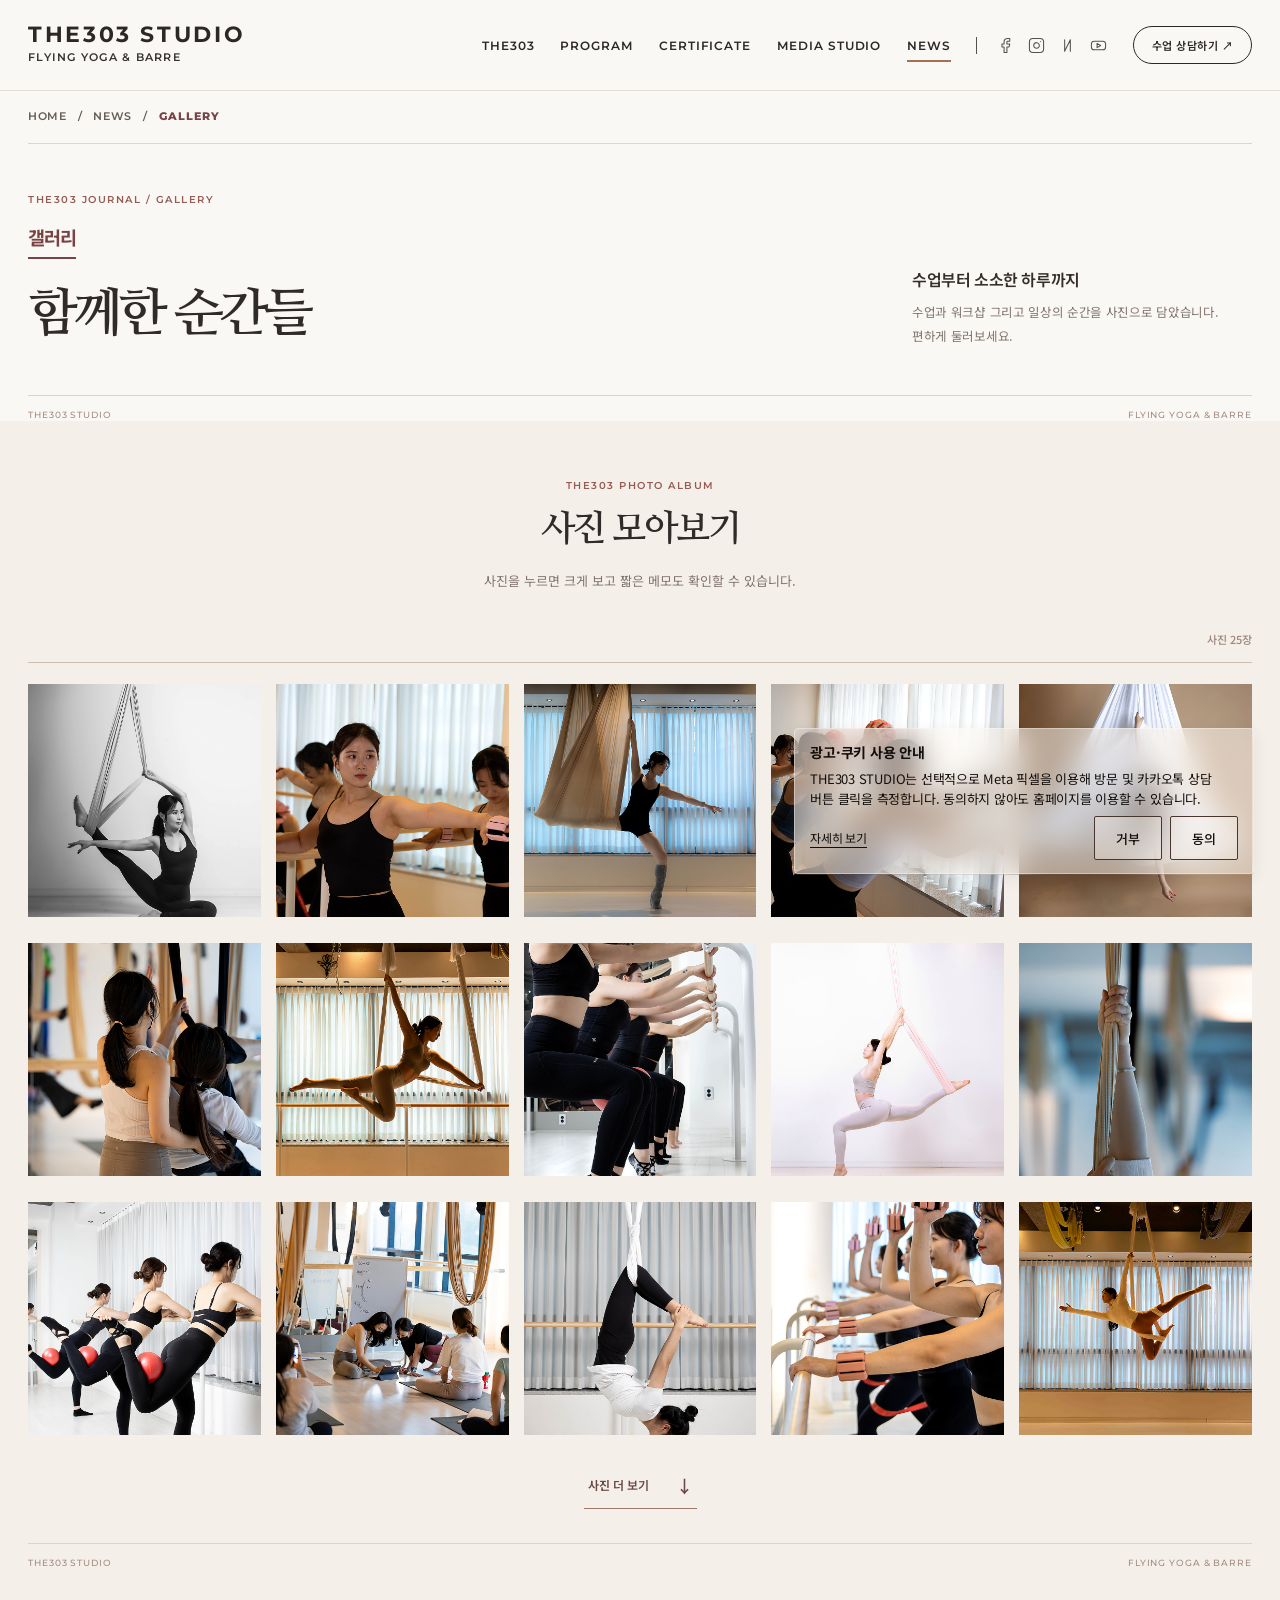
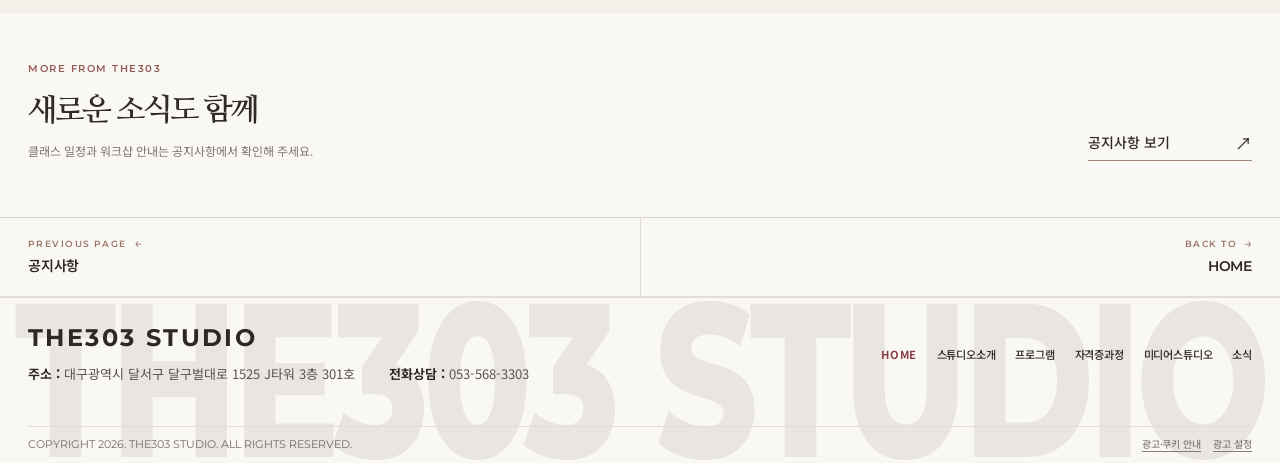
<file: news-gallery.html>
<!DOCTYPE html>
<html lang="ko"><head><meta charset="utf-8"/><meta content="width=device-width,initial-scale=1" name="viewport"/><meta content="#FAF8F5" name="theme-color"/>
<title>더303스튜디오 갤러리 | 플라잉요가·바레</title><meta name="description" content="더303스튜디오의 플라잉요가·바레 클래스, 워크샵과 촬영 작품을 담은 사진 갤러리입니다."><meta content="website" property="og:type"/><meta property="og:title" content="더303스튜디오 갤러리 | 플라잉요가·바레"><meta property="og:description" content="더303스튜디오의 플라잉요가·바레 클래스, 워크샵과 촬영 작품을 담은 사진 갤러리입니다."><meta property="og:image" content="https://the303studio.kr/images/gallery/album-20261115/thumb/gallery-01.jpg">
<link href="https://fonts.googleapis.com" rel="preconnect"/><link crossorigin="" href="https://fonts.gstatic.com" rel="preconnect"/><link href="https://fonts.googleapis.com/css2?family=DM+Sans:wght@400;500;600;700&amp;family=Noto+Sans+KR:wght@300;400;500;600;700&amp;family=Nanum+Myeongjo:wght@400;600;700&amp;family=Montserrat:wght@300;400;500;600;700;800&amp;display=swap" rel="stylesheet"/>
<link href="./css/base.css" rel="stylesheet"/><link href="./css/navigation.css?v=20261117-v05" rel="stylesheet"/><link href="./css/responsive.css" rel="stylesheet"/><link href="./css/refinements.css" rel="stylesheet"/><link href="./css/pages.css" rel="stylesheet"/><script>if(new URLSearchParams(location.search).get('editor')==='on')document.documentElement.classList.add('the303-admin-mode');</script><link href="./css/news-gallery.css" rel="stylesheet"/><link rel="stylesheet" href="./css/subpage-layout-grid.css?v=20261031a"><link rel="stylesheet" href="./css/editorial-quality-final.css?v=20261031b"><link rel="stylesheet" href="./css/mobile-art-direction.css?v=20261031m1">
<link rel="stylesheet" href="./css/dynamic-hero-art-direction.css?v=20261031d2">
<link rel="stylesheet" href="./css/gallery-refinements-20261101.css">
<link rel="stylesheet" href="./css/gallery25-curation-20261115.css">
  <link rel="stylesheet" href="./css/footer-motion-test.css">
    <link rel="stylesheet" href="./css/footer-v57.css?v=20261124-v58-all-pages">
  <link rel="canonical" href="https://the303studio.kr/news-gallery.html">
  <meta property="og:url" content="https://the303studio.kr/news-gallery.html">
  <meta property="og:site_name" content="THE303 STUDIO">
  <meta property="og:locale" content="ko_KR">
  <meta name="twitter:card" content="summary_large_image">
  <link rel="icon" href="/favicon.ico" sizes="any">
  <link rel="icon" type="image/png" sizes="32x32" href="/favicon-32x32.png">
  <link rel="apple-touch-icon" href="/apple-touch-icon.png">
  <link rel="stylesheet" href="./css/meta-consent-v64.css">
  <script defer src="./js/meta-consent-v64.js"></script>
  <link rel="stylesheet" href="./css/v65-typography-spacing.css?v=20261126-v65-test1">
  <link rel="stylesheet" href="./css/v65-review-02.css?v=20261126-test2">
  <link rel="stylesheet" href="./css/v65-review-03.css?v=20261127-test3">
  <link rel="stylesheet" href="./css/footer-mobile-v65-05.css?v=20261127-v6505">
<meta property="og:image:width" content="900">
<meta property="og:image:height" content="900">
<meta name="twitter:title" content="더303스튜디오 갤러리 | 플라잉요가·바레">
<meta name="twitter:description" content="더303스튜디오의 플라잉요가·바레 클래스, 워크샵과 촬영 작품을 담은 사진 갤러리입니다.">
<meta name="twitter:image" content="https://the303studio.kr/images/gallery/album-20261115/thumb/gallery-01.jpg">
<script type="application/ld+json">{"@context":"https://schema.org","@graph":[{"@type":"BreadcrumbList","@id":"https://the303studio.kr/news-gallery.html#breadcrumb","itemListElement":[{"@type":"ListItem","position":1,"name":"홈","item":"https://the303studio.kr/"},{"@type":"ListItem","position":2,"name":"갤러리","item":"https://the303studio.kr/news-gallery.html"}]},{"@type":"CollectionPage","@id":"https://the303studio.kr/news-gallery.html#webpage","url":"https://the303studio.kr/news-gallery.html","name":"더303스튜디오 갤러리 | 플라잉요가·바레","description":"더303스튜디오의 플라잉요가·바레 클래스, 워크샵과 촬영 작품을 담은 사진 갤러리입니다.","inLanguage":"ko-KR","isPartOf":{"@id":"https://the303studio.kr/#website"},"about":{"@id":"https://the303studio.kr/#organization"},"primaryImageOfPage":{"@type":"ImageObject","url":"https://the303studio.kr/images/gallery/album-20261115/thumb/gallery-01.jpg","width":900,"height":900},"breadcrumb":{"@id":"https://the303studio.kr/news-gallery.html#breadcrumb"}}]}</script>
</head><body class="the303-footer-v57 the303-subpage" data-page="news-gallery"><a class="skip-link" href="#mainContent">본문 바로가기</a><div class="mobile-nav-backdrop" id="navBackdrop"></div><header class="site-header" id="siteHeader">
<div class="container nav-wrap">
<a aria-label="THE303 STUDIO 홈으로 이동" class="brand" href="index.html#home">
<span class="brand-main" data-text="brandEn">THE303 STUDIO</span>
<span class="brand-sub" data-text="brandSub">FLYING YOGA &amp; BARRE</span>
</a>
<button aria-controls="navPanel" aria-expanded="false" aria-label="메뉴 열기" class="menu-toggle" id="menuToggle" type="button">
<svg viewbox="0 0 24 24"><path d="M3 7h18M3 12h18M3 17h18"></path></svg>
</button>
<nav aria-label="주 메뉴" class="nav-panel" id="navPanel">
<a aria-label="THE303 STUDIO 메인페이지로 이동" class="mobile-panel-brand" href="index.html"><span data-text="brandEn">THE303 STUDIO</span><small aria-hidden="true">HOME <span class="home-link-arrow">↗</span></small></a>
<ul class="nav-list">
<li class="nav-dropdown">
<a class="nav-link" data-text="nav1" href="index.html#philosophy">THE303</a>
<button class="submenu-toggle" type="button"><svg class="nav-chevron" fill="none" stroke="currentColor" stroke-width="2" viewbox="0 0 24 24"><path d="m6 9 6 6 6-6"></path></svg></button>
<ul class="dropdown-menu">
<li><a data-text="navSub1_1" href="about-studio.html">스튜디오소개</a></li>
<li><a data-text="navSub1_2" href="contact.html">오시는길</a></li>
</ul>
</li>
<li class="nav-dropdown">
<a class="nav-link" data-text="nav2" href="index.html#program">PROGRAM</a>
<button class="submenu-toggle" type="button"><svg class="nav-chevron" fill="none" stroke="currentColor" stroke-width="2" viewbox="0 0 24 24"><path d="m6 9 6 6 6-6"></path></svg></button>
<ul class="dropdown-menu">
<li><a data-text="navSub2_1" href="program-flying.html">플라잉요가</a></li>
<li><a data-text="navSub2_2" href="program-barre.html">바레</a></li>
<li><a data-text="navSub2_3" href="program-dance.html">에어리얼댄스</a></li>
<li><a href="program-guide.html">첫 수업 가이드</a></li>
</ul>
</li>
<li class="nav-dropdown">
<a class="nav-link" data-text="nav3" href="index.html#ttc">CERTIFICATE</a>
<button class="submenu-toggle" type="button"><svg class="nav-chevron" fill="none" stroke="currentColor" stroke-width="2" viewbox="0 0 24 24"><path d="m6 9 6 6 6-6"></path></svg></button>
<ul class="dropdown-menu">
<li><a data-text="navSub3_1" href="ttc-cert.html">자격증과정</a></li>
<li><a data-text="navSub3_2" href="ttc-workshop.html">강사 워크샵</a></li>
</ul>
</li>
<li class="nav-dropdown">
<a class="nav-link" data-text="nav4" href="index.html#space">MEDIA STUDIO</a>
<button class="submenu-toggle" type="button"><svg class="nav-chevron" fill="none" stroke="currentColor" stroke-width="2" viewbox="0 0 24 24"><path d="m6 9 6 6 6-6"></path></svg></button>
<ul class="dropdown-menu">
<li><a data-text="navSub4_1" href="media-portfolio.html">포트폴리오</a></li>
<li><a data-text="navSub4_2" href="media-rental.html">촬영 및 대관 안내</a></li>
</ul>
</li>
<li class="nav-dropdown">
<a class="nav-link active" data-text="nav5" href="index.html#news">NEWS</a>
<button class="submenu-toggle" type="button"><svg class="nav-chevron" fill="none" stroke="currentColor" stroke-width="2" viewbox="0 0 24 24"><path d="m6 9 6 6 6-6"></path></svg></button>
<ul class="dropdown-menu">
<li><a data-text="navSub5_1" href="news-notice.html">공지사항</a></li>
<li><a aria-current="page" data-text="navSub5_2" href="news-gallery.html">갤러리</a></li>
</ul>
</li>
</ul>
<div class="nav-social">
<a aria-label="Facebook" data-link="socialFb" href="https://www.facebook.com/the303flyingyogastudio" rel="noopener noreferrer" target="_blank"><svg viewbox="0 0 24 24"><path d="M18 2h-3a5 5 0 0 0-5 5v3H7v4h3v8h4v-8h3l1-4h-4V7a1 1 0 0 1 1-1h3z"></path></svg></a>
<a aria-label="Instagram" data-link="socialIg" href="https://www.instagram.com/the303_flyingyoga_barre" rel="noopener noreferrer" target="_blank"><svg viewbox="0 0 24 24"><rect height="20" rx="5" ry="5" width="20" x="2" y="2"></rect><path d="M16 11.37A4 4 0 1 1 12.63 8 4 4 0 0 1 16 11.37z"></path><line x1="17.5" x2="17.51" y1="6.5" y2="6.5"></line></svg></a>
<a aria-label="Naver Blog" data-link="socialBlog" href="https://blog.naver.com/flyingthe303" rel="noopener noreferrer" target="_blank"><svg viewbox="0 0 24 24"><polyline points="8 4 8 20 16 4 16 20"></polyline></svg></a>
<a aria-label="YouTube" data-link="socialYt" href="https://www.youtube.com/@%EB%8D%94303%EC%8A%A4%ED%8A%9C%EB%94%94%EC%98%A4" rel="noopener noreferrer" target="_blank"><svg viewbox="0 0 24 24"><rect height="12" rx="4" ry="4" width="20" x="2" y="6"></rect><polygon points="10 9 15 12 10 15 10 9"></polygon></svg></a>
</div>
<div class="mobile-menu-social">
<a aria-label="Facebook" data-link="socialFb" href="https://www.facebook.com/the303flyingyogastudio" rel="noopener noreferrer" target="_blank"><svg viewbox="0 0 24 24"><path d="M18 2h-3a5 5 0 0 0-5 5v3H7v4h3v8h4v-8h3l1-4h-4V7a1 1 0 0 1 1-1h3z"></path></svg></a>
<a aria-label="Instagram" data-link="socialIg" href="https://www.instagram.com/the303_flyingyoga_barre" rel="noopener noreferrer" target="_blank"><svg viewbox="0 0 24 24"><rect height="20" rx="5" ry="5" width="20" x="2" y="2"></rect><path d="M16 11.37A4 4 0 1 1 12.63 8 4 4 0 0 1 16 11.37z"></path><line x1="17.5" x2="17.51" y1="6.5" y2="6.5"></line></svg></a>
<a aria-label="Naver Blog" data-link="socialBlog" href="https://blog.naver.com/flyingthe303" rel="noopener noreferrer" target="_blank"><svg viewbox="0 0 24 24"><polyline points="8 4 8 20 16 4 16 20"></polyline></svg></a>
<a aria-label="YouTube" data-link="socialYt" href="https://www.youtube.com/@%EB%8D%94303%EC%8A%A4%ED%8A%9C%EB%94%94%EC%98%A4" rel="noopener noreferrer" target="_blank"><svg viewbox="0 0 24 24"><rect height="12" rx="4" ry="4" width="20" x="2" y="6"></rect><polygon points="10 9 15 12 10 15 10 9"></polygon></svg></a>
</div>
<a class="nav-cta" data-link="booking" data-text="navCta" href="https://pf.kakao.com/_xdERxlxj" target="_blank" rel="noopener noreferrer">수업 상담하기 ↗</a>
</nav>
</div>
</header>
<main class="ng news-page" id="mainContent">
<section aria-labelledby="galleryTitle" class="ng-hero">
<div class="container">
<nav aria-label="현재 위치" class="news-breadcrumb"><a href="index.html">HOME</a><span aria-hidden="true">/</span><a href="index.html#news">NEWS</a><span aria-hidden="true">/</span><strong aria-current="page">GALLERY</strong></nav>
<div class="ng-hero-intro">
<div class="ng-hero-main"><span class="news-eyebrow" data-edit="kicker">THE303 JOURNAL / GALLERY</span><p class="news-hero-page-name" data-edit="hero_identity">갤러리</p><h1 data-edit="hero_title" id="galleryTitle">함께한 순간들</h1></div>
<div class="ng-hero-desc"><p class="ng-hero-lead" data-edit="hero_lead">수업부터 소소한 하루까지</p><p data-edit="hero_desc">수업과 워크샵 그리고 일상의 순간을 사진으로 담았습니다. 편하게 둘러보세요.</p></div>
</div>
<div aria-hidden="true" class="news-sign"><span>THE303 STUDIO</span><span>FLYING YOGA &amp; BARRE</span></div>
</div>
</section>
<section aria-labelledby="galleryArchiveTitle" class="ng-archive"><div class="container">
<div class="ng-archive-head"><div><span class="news-eyebrow">THE303 PHOTO ALBUM</span><h2 data-edit="sec_momentsstories" id="galleryArchiveTitle">사진 모아보기</h2></div><p>사진을 누르면 크게 보고 짧은 메모도 확인할 수 있습니다.<span class="ng-mobile-instruction"> 좌우로 넘겨 다음 사진을 보세요.</span></p></div>
<div class="ng-tools"><span aria-live="polite" class="ng-count" id="galleryCount">사진 확인 중</span></div>
<div aria-label="THE303 사진 목록" class="ng-grid" id="galleryGrid">
<figure class="ng-card photo-frame">
<button aria-label="흑백 플라잉요가 인물의 해먹 포즈 크게 보기" class="ng-picture" disabled type="button">
<span aria-hidden="true" class="ng-placeholder"><span>THE303</span><small>PHOTO 01</small></span>
<img alt="흑백 플라잉요가 인물의 해먹 포즈" data-edit-image="album25_01" data-edit-image-mobile="album25_01_mobile" data-full-src="./images/gallery/album-20261115/full/gallery-01.jpg" data-image-mobile="./images/gallery/album-20261115/thumb/gallery-01.jpg" decoding="async" loading="eager" src="./images/gallery/album-20261115/thumb/gallery-01.jpg" width="900" height="900">
<span aria-hidden="true" class="ng-zoom">↗</span>
</button>
<figcaption class="ng-memo-source"><strong aria-label="01번 사진 메모" data-edit="album25_caption_01">공중에서 그려진 하나의 선.</strong></figcaption>
</figure>
<figure class="ng-card photo-frame">
<button aria-label="바레 수업에서 팔을 뻗으며 중심을 잡는 회원 크게 보기" class="ng-picture" disabled type="button">
<span aria-hidden="true" class="ng-placeholder"><span>THE303</span><small>PHOTO 02</small></span>
<img alt="바레 수업에서 팔을 뻗으며 중심을 잡는 회원" data-edit-image="album25_02" data-edit-image-mobile="album25_02_mobile" data-full-src="./images/gallery/album-20261115/full/gallery-02.jpg" data-image-mobile="./images/gallery/album-20261115/thumb/gallery-02.jpg" decoding="async" loading="eager" src="./images/gallery/album-20261115/thumb/gallery-02.jpg" width="900" height="900">
<span aria-hidden="true" class="ng-zoom">↗</span>
</button>
<figcaption class="ng-memo-source"><strong aria-label="02번 사진 메모" data-edit="album25_caption_02">바레에서 만나는 집중의 순간.</strong></figcaption>
</figure>
<figure class="ng-card photo-frame">
<button aria-label="에어리얼 실크에 기대 균형을 잡는 동작 크게 보기" class="ng-picture" disabled type="button">
<span aria-hidden="true" class="ng-placeholder"><span>THE303</span><small>PHOTO 03</small></span>
<img alt="에어리얼 실크에 기대 균형을 잡는 동작" data-edit-image="album25_03" data-edit-image-mobile="album25_03_mobile" data-full-src="./images/gallery/album-20261115/full/gallery-03.jpg" data-image-mobile="./images/gallery/album-20261115/thumb/gallery-03.jpg" decoding="async" loading="eager" src="./images/gallery/album-20261115/thumb/gallery-03.jpg" width="900" height="900">
<span aria-hidden="true" class="ng-zoom">↗</span>
</button>
<figcaption class="ng-memo-source"><strong aria-label="03번 사진 메모" data-edit="album25_caption_03">해먹 위, 균형을 찾아가는 시간.</strong></figcaption>
</figure>
<figure class="ng-card photo-frame">
<button aria-label="운동 볼을 들고 바레를 수행하는 여러 회원 크게 보기" class="ng-picture" disabled type="button">
<span aria-hidden="true" class="ng-placeholder"><span>THE303</span><small>PHOTO 04</small></span>
<img alt="운동 볼을 들고 바레를 수행하는 여러 회원" data-edit-image="album25_04" data-edit-image-mobile="album25_04_mobile" data-full-src="./images/gallery/album-20261115/full/gallery-04.jpg" data-image-mobile="./images/gallery/album-20261115/thumb/gallery-04.jpg" decoding="async" loading="eager" src="./images/gallery/album-20261115/thumb/gallery-04.jpg" width="900" height="900">
<span aria-hidden="true" class="ng-zoom">↗</span>
</button>
<figcaption class="ng-memo-source"><strong aria-label="04번 사진 메모" data-edit="album25_caption_04">작은 도구로 이어지는 움직임.</strong></figcaption>
</figure>
<figure class="ng-card photo-frame">
<button aria-label="흰 해먹에서 포즈를 취하는 인물 크게 보기" class="ng-picture" disabled type="button">
<span aria-hidden="true" class="ng-placeholder"><span>THE303</span><small>PHOTO 05</small></span>
<img alt="흰 해먹에서 포즈를 취하는 인물" data-edit-image="album25_05" data-edit-image-mobile="album25_05_mobile" data-full-src="./images/gallery/album-20261115/full/gallery-05.jpg" data-image-mobile="./images/gallery/album-20261115/thumb/gallery-05.jpg" decoding="async" loading="eager" src="./images/gallery/album-20261115/thumb/gallery-05.jpg" width="900" height="900">
<span aria-hidden="true" class="ng-zoom">↗</span>
</button>
<figcaption class="ng-memo-source"><strong aria-label="05번 사진 메모" data-edit="album25_caption_05">하얀 실크에 머문 한 장면.</strong></figcaption>
</figure>
<figure class="ng-card photo-frame">
<button aria-label="강사가 회원의 플라잉요가 동작을 돕는 모습 크게 보기" class="ng-picture" disabled type="button">
<span aria-hidden="true" class="ng-placeholder"><span>THE303</span><small>PHOTO 06</small></span>
<img alt="강사가 회원의 플라잉요가 동작을 돕는 모습" data-edit-image="album25_06" data-edit-image-mobile="album25_06_mobile" data-full-src="./images/gallery/album-20261115/full/gallery-06.jpg" data-image-mobile="./images/gallery/album-20261115/thumb/gallery-06.jpg" decoding="async" loading="lazy" src="./images/gallery/album-20261115/thumb/gallery-06.jpg" width="900" height="900">
<span aria-hidden="true" class="ng-zoom">↗</span>
</button>
<figcaption class="ng-memo-source"><strong aria-label="06번 사진 메모" data-edit="album25_caption_06">서로의 균형을 살피는 손길.</strong></figcaption>
</figure>
<figure class="ng-card photo-frame">
<button aria-label="창가에서 해먹을 이용해 공중 동작을 하는 인물 크게 보기" class="ng-picture" disabled type="button">
<span aria-hidden="true" class="ng-placeholder"><span>THE303</span><small>PHOTO 07</small></span>
<img alt="창가에서 해먹을 이용해 공중 동작을 하는 인물" data-edit-image="album25_07" data-edit-image-mobile="album25_07_mobile" data-full-src="./images/gallery/album-20261115/full/gallery-07.jpg" data-image-mobile="./images/gallery/album-20261115/thumb/gallery-07.jpg" decoding="async" loading="lazy" src="./images/gallery/album-20261115/thumb/gallery-07.jpg" width="900" height="900">
<span aria-hidden="true" class="ng-zoom">↗</span>
</button>
<figcaption class="ng-memo-source"><strong aria-label="07번 사진 메모" data-edit="album25_caption_07">공중에서 펼쳐지는 리듬.</strong></figcaption>
</figure>
<figure class="ng-card photo-frame">
<button aria-label="바레 소도구 운동을 하는 회원들 크게 보기" class="ng-picture" disabled type="button">
<span aria-hidden="true" class="ng-placeholder"><span>THE303</span><small>PHOTO 08</small></span>
<img alt="바레 소도구 운동을 하는 회원들" data-edit-image="album25_08" data-edit-image-mobile="album25_08_mobile" data-full-src="./images/gallery/album-20261115/full/gallery-08.jpg" data-image-mobile="./images/gallery/album-20261115/thumb/gallery-08.jpg" decoding="async" loading="lazy" src="./images/gallery/album-20261115/thumb/gallery-08.jpg" width="900" height="900">
<span aria-hidden="true" class="ng-zoom">↗</span>
</button>
<figcaption class="ng-memo-source"><strong aria-label="08번 사진 메모" data-edit="album25_caption_08">바레의 작은 동작까지 정교하게.</strong></figcaption>
</figure>
<figure class="ng-card photo-frame">
<button aria-label="밝은 배경에서 핑크 실크를 이용하는 플라잉요가 인물 크게 보기" class="ng-picture" disabled type="button">
<span aria-hidden="true" class="ng-placeholder"><span>THE303</span><small>PHOTO 09</small></span>
<img alt="밝은 배경에서 핑크 실크를 이용하는 플라잉요가 인물" data-edit-image="album25_09" data-edit-image-mobile="album25_09_mobile" data-full-src="./images/gallery/album-20261115/full/gallery-09.jpg" data-image-mobile="./images/gallery/album-20261115/thumb/gallery-09.jpg" decoding="async" loading="lazy" src="./images/gallery/album-20261115/thumb/gallery-09.jpg" width="900" height="900">
<span aria-hidden="true" class="ng-zoom">↗</span>
</button>
<figcaption class="ng-memo-source"><strong aria-label="09번 사진 메모" data-edit="album25_caption_09">가볍고 단단한 움직임의 라인.</strong></figcaption>
</figure>
<figure class="ng-card photo-frame">
<button aria-label="에어리얼 실크를 잡은 손의 디테일 크게 보기" class="ng-picture" disabled type="button">
<span aria-hidden="true" class="ng-placeholder"><span>THE303</span><small>PHOTO 10</small></span>
<img alt="에어리얼 실크를 잡은 손의 디테일" data-edit-image="album25_10" data-edit-image-mobile="album25_10_mobile" data-full-src="./images/gallery/album-20261115/full/gallery-10.jpg" data-image-mobile="./images/gallery/album-20261115/thumb/gallery-10.jpg" decoding="async" loading="lazy" src="./images/gallery/album-20261115/thumb/gallery-10.jpg" width="900" height="900">
<span aria-hidden="true" class="ng-zoom">↗</span>
</button>
<figcaption class="ng-memo-source"><strong aria-label="10번 사진 메모" data-edit="album25_caption_10">실크를 잡은 손끝의 집중.</strong></figcaption>
</figure>
<figure class="ng-card photo-frame">
<button aria-label="나란히 바레 동작을 하는 회원들 크게 보기" class="ng-picture" disabled type="button">
<span aria-hidden="true" class="ng-placeholder"><span>THE303</span><small>PHOTO 11</small></span>
<img alt="나란히 바레 동작을 하는 회원들" data-edit-image="album25_11" data-edit-image-mobile="album25_11_mobile" data-full-src="./images/gallery/album-20261115/full/gallery-11.jpg" data-image-mobile="./images/gallery/album-20261115/thumb/gallery-11.jpg" decoding="async" loading="lazy" src="./images/gallery/album-20261115/thumb/gallery-11.jpg" width="900" height="900">
<span aria-hidden="true" class="ng-zoom">↗</span>
</button>
<figcaption class="ng-memo-source"><strong aria-label="11번 사진 메모" data-edit="album25_caption_11">하나의 리듬으로 움직이는 시간.</strong></figcaption>
</figure>
<figure class="ng-card photo-frame">
<button aria-label="수강생들이 모여 앉아 배우는 워크샵 장면 크게 보기" class="ng-picture" disabled type="button">
<span aria-hidden="true" class="ng-placeholder"><span>THE303</span><small>PHOTO 12</small></span>
<img alt="수강생들이 모여 앉아 배우는 워크샵 장면" data-edit-image="album25_12" data-edit-image-mobile="album25_12_mobile" data-full-src="./images/gallery/album-20261115/full/gallery-12.jpg" data-image-mobile="./images/gallery/album-20261115/thumb/gallery-12.jpg" decoding="async" loading="lazy" src="./images/gallery/album-20261115/thumb/gallery-12.jpg" width="900" height="900">
<span aria-hidden="true" class="ng-zoom">↗</span>
</button>
<figcaption class="ng-memo-source"><strong aria-label="12번 사진 메모" data-edit="album25_caption_12">함께 배우고 나누는 워크샵.</strong></figcaption>
</figure>
<figure class="ng-card photo-frame">
<button aria-label="흰 해먹에서 역자세를 수행하는 플라잉요가 인물 크게 보기" class="ng-picture" disabled type="button">
<span aria-hidden="true" class="ng-placeholder"><span>THE303</span><small>PHOTO 13</small></span>
<img alt="흰 해먹에서 역자세를 수행하는 플라잉요가 인물" data-edit-image="album25_13" data-edit-image-mobile="album25_13_mobile" data-full-src="./images/gallery/album-20261115/full/gallery-13.jpg" data-image-mobile="./images/gallery/album-20261115/thumb/gallery-13.jpg" decoding="async" loading="lazy" src="./images/gallery/album-20261115/thumb/gallery-13.jpg" width="900" height="900">
<span aria-hidden="true" class="ng-zoom">↗</span>
</button>
<figcaption class="ng-memo-source"><strong aria-label="13번 사진 메모" data-edit="album25_caption_13">다른 시선으로 만나는 균형.</strong></figcaption>
</figure>
<figure class="ng-card photo-frame">
<button aria-label="소도구를 활용하는 바레 클래스 장면 크게 보기" class="ng-picture" disabled type="button">
<span aria-hidden="true" class="ng-placeholder"><span>THE303</span><small>PHOTO 14</small></span>
<img alt="소도구를 활용하는 바레 클래스 장면" data-edit-image="album25_14" data-edit-image-mobile="album25_14_mobile" data-full-src="./images/gallery/album-20261115/full/gallery-14.jpg" data-image-mobile="./images/gallery/album-20261115/thumb/gallery-14.jpg" decoding="async" loading="lazy" src="./images/gallery/album-20261115/thumb/gallery-14.jpg" width="900" height="900">
<span aria-hidden="true" class="ng-zoom">↗</span>
</button>
<figcaption class="ng-memo-source"><strong aria-label="14번 사진 메모" data-edit="album25_caption_14">도구와 호흡을 맞추는 순간.</strong></figcaption>
</figure>
<figure class="ng-card photo-frame">
<button aria-label="공중에서 해먹을 타고 펼쳐진 에어리얼 동작 크게 보기" class="ng-picture" disabled type="button">
<span aria-hidden="true" class="ng-placeholder"><span>THE303</span><small>PHOTO 15</small></span>
<img alt="공중에서 해먹을 타고 펼쳐진 에어리얼 동작" data-edit-image="album25_15" data-edit-image-mobile="album25_15_mobile" data-full-src="./images/gallery/album-20261115/full/gallery-15.jpg" data-image-mobile="./images/gallery/album-20261115/thumb/gallery-15.jpg" decoding="async" loading="lazy" src="./images/gallery/album-20261115/thumb/gallery-15.jpg" width="900" height="900">
<span aria-hidden="true" class="ng-zoom">↗</span>
</button>
<figcaption class="ng-memo-source"><strong aria-label="15번 사진 메모" data-edit="album25_caption_15">움직임의 가능성이 펼쳐지는 순간.</strong></figcaption>
</figure>
<figure class="ng-card photo-frame">
<button aria-label="지도자와 수강생이 대화를 나누는 교육 현장 크게 보기" class="ng-picture" disabled type="button">
<span aria-hidden="true" class="ng-placeholder"><span>THE303</span><small>PHOTO 16</small></span>
<img alt="지도자와 수강생이 대화를 나누는 교육 현장" data-edit-image="album25_16" data-edit-image-mobile="album25_16_mobile" data-full-src="./images/gallery/album-20261115/full/gallery-16.jpg" data-image-mobile="./images/gallery/album-20261115/thumb/gallery-16.jpg" decoding="async" loading="lazy" src="./images/gallery/album-20261115/thumb/gallery-16.jpg" width="900" height="900">
<span aria-hidden="true" class="ng-zoom">↗</span>
</button>
<figcaption class="ng-memo-source"><strong aria-label="16번 사진 메모" data-edit="album25_caption_16">배움은 함께 나누며 깊어집니다.</strong></figcaption>
</figure>
<figure class="ng-card photo-frame">
<button aria-label="바레 클래스에서 함께 움직이는 회원들 크게 보기" class="ng-picture" disabled type="button">
<span aria-hidden="true" class="ng-placeholder"><span>THE303</span><small>PHOTO 17</small></span>
<img alt="바레 클래스에서 함께 움직이는 회원들" data-edit-image="album25_17" data-edit-image-mobile="album25_17_mobile" data-full-src="./images/gallery/album-20261115/full/gallery-17.jpg" data-image-mobile="./images/gallery/album-20261115/thumb/gallery-17.jpg" decoding="async" loading="lazy" src="./images/gallery/album-20261115/thumb/gallery-17.jpg" width="900" height="900">
<span aria-hidden="true" class="ng-zoom">↗</span>
</button>
<figcaption class="ng-memo-source"><strong aria-label="17번 사진 메모" data-edit="album25_caption_17">바레 클래스의 생생한 에너지.</strong></figcaption>
</figure>
<figure class="ng-card photo-frame">
<button aria-label="실크 위에 앉아 균형을 잡는 플라잉요가 인물 크게 보기" class="ng-picture" disabled type="button">
<span aria-hidden="true" class="ng-placeholder"><span>THE303</span><small>PHOTO 18</small></span>
<img alt="창가에서 해먹에 한쪽 다리를 걸고 선 자세를 유지하는 인물" data-edit-image="album25_18" data-edit-image-mobile="album25_18_mobile" data-full-src="./images/gallery/album-20261115/full/gallery-18.jpg" data-image-mobile="./images/gallery/album-20261115/thumb/gallery-18.jpg" decoding="async" loading="lazy" src="./images/gallery/album-20261115/thumb/gallery-18.jpg" width="900" height="900">
<span aria-hidden="true" class="ng-zoom">↗</span>
</button>
<figcaption class="ng-memo-source"><strong aria-label="18번 사진 메모" data-edit="album25_caption_18">잠시 공중에 머무는 시간.</strong></figcaption>
</figure>
<figure class="ng-card photo-frame">
<button aria-label="바레에서 운동하는 인물의 뒷모습 크게 보기" class="ng-picture" disabled type="button">
<span aria-hidden="true" class="ng-placeholder"><span>THE303</span><small>PHOTO 19</small></span>
<img alt="바레에서 운동하는 인물의 뒷모습" data-edit-image="album25_19" data-edit-image-mobile="album25_19_mobile" data-full-src="./images/gallery/album-20261115/full/gallery-19.jpg" data-image-mobile="./images/gallery/album-20261115/thumb/gallery-19.jpg" decoding="async" loading="lazy" src="./images/gallery/album-20261115/thumb/gallery-19.jpg" width="900" height="900">
<span aria-hidden="true" class="ng-zoom">↗</span>
</button>
<figcaption class="ng-memo-source"><strong aria-label="19번 사진 메모" data-edit="album25_caption_19">바디라인에 집중하는 바레.</strong></figcaption>
</figure>
<figure class="ng-card photo-frame">
<button aria-label="붉은 운동 소도구를 잡은 손의 클로즈업 크게 보기" class="ng-picture" disabled type="button">
<span aria-hidden="true" class="ng-placeholder"><span>THE303</span><small>PHOTO 20</small></span>
<img alt="붉은 운동 소도구를 잡은 손의 클로즈업" data-edit-image="album25_20" data-edit-image-mobile="album25_20_mobile" data-full-src="./images/gallery/album-20261115/full/gallery-20.jpg" data-image-mobile="./images/gallery/album-20261115/thumb/gallery-20.jpg" decoding="async" loading="lazy" src="./images/gallery/album-20261115/thumb/gallery-20.jpg" width="900" height="900">
<span aria-hidden="true" class="ng-zoom">↗</span>
</button>
<figcaption class="ng-memo-source"><strong aria-label="20번 사진 메모" data-edit="album25_caption_20">작은 소도구가 만든 선명한 순간.</strong></figcaption>
</figure>
<figure class="ng-card photo-frame">
<button aria-label="바레를 잡고 서로 이야기하는 회원들 크게 보기" class="ng-picture" disabled type="button">
<span aria-hidden="true" class="ng-placeholder"><span>THE303</span><small>PHOTO 21</small></span>
<img alt="바레를 잡고 서로 이야기하는 회원들" data-edit-image="album25_21" data-edit-image-mobile="album25_21_mobile" data-full-src="./images/gallery/album-20261115/full/gallery-21.jpg" data-image-mobile="./images/gallery/album-20261115/thumb/gallery-21.jpg" decoding="async" loading="lazy" src="./images/gallery/album-20261115/thumb/gallery-21.jpg" width="900" height="900">
<span aria-hidden="true" class="ng-zoom">↗</span>
</button>
<figcaption class="ng-memo-source"><strong aria-label="21번 사진 메모" data-edit="album25_caption_21">함께해서 더 즐거운 움직임.</strong></figcaption>
</figure>
<figure class="ng-card photo-frame">
<button aria-label="핑크 실크를 활용한 우아한 움직임 크게 보기" class="ng-picture" disabled type="button">
<span aria-hidden="true" class="ng-placeholder"><span>THE303</span><small>PHOTO 22</small></span>
<img alt="핑크 실크를 활용한 우아한 움직임" data-edit-image="album25_22" data-edit-image-mobile="album25_22_mobile" data-full-src="./images/gallery/album-20261115/full/gallery-22.jpg" data-image-mobile="./images/gallery/album-20261115/thumb/gallery-22.jpg" decoding="async" loading="lazy" src="./images/gallery/album-20261115/thumb/gallery-22.jpg" width="900" height="900">
<span aria-hidden="true" class="ng-zoom">↗</span>
</button>
<figcaption class="ng-memo-source"><strong aria-label="22번 사진 메모" data-edit="album25_caption_22">실크와 함께하는 고요한 순간.</strong></figcaption>
</figure>
<figure class="ng-card photo-frame">
<button aria-label="실크를 이용해 움직이는 회원 크게 보기" class="ng-picture" disabled type="button">
<span aria-hidden="true" class="ng-placeholder"><span>THE303</span><small>PHOTO 23</small></span>
<img alt="실크를 이용해 움직이는 회원" data-edit-image="album25_23" data-edit-image-mobile="album25_23_mobile" data-full-src="./images/gallery/album-20261115/full/gallery-23.jpg" data-image-mobile="./images/gallery/album-20261115/thumb/gallery-23.jpg" decoding="async" loading="lazy" src="./images/gallery/album-20261115/thumb/gallery-23.jpg" width="900" height="900">
<span aria-hidden="true" class="ng-zoom">↗</span>
</button>
<figcaption class="ng-memo-source"><strong aria-label="23번 사진 메모" data-edit="album25_caption_23">각자의 균형이 만들어지는 시간.</strong></figcaption>
</figure>
<figure class="ng-card photo-frame">
<button aria-label="명상하는 손의 클로즈업 크게 보기" class="ng-picture" disabled type="button">
<span aria-hidden="true" class="ng-placeholder"><span>THE303</span><small>PHOTO 24</small></span>
<img alt="명상하는 손의 클로즈업" data-edit-image="album25_24" data-edit-image-mobile="album25_24_mobile" data-full-src="./images/gallery/album-20261115/full/gallery-24.jpg" data-image-mobile="./images/gallery/album-20261115/thumb/gallery-24.jpg" decoding="async" loading="lazy" src="./images/gallery/album-20261115/thumb/gallery-24.jpg" width="900" height="900">
<span aria-hidden="true" class="ng-zoom">↗</span>
</button>
<figcaption class="ng-memo-source"><strong aria-label="24번 사진 메모" data-edit="album25_caption_24">나에게 집중하는 짧은 쉼.</strong></figcaption>
</figure>
<figure class="ng-card photo-frame">
<button aria-label="스튜디오에서 함께 찍은 회원 기념사진 크게 보기" class="ng-picture" disabled type="button">
<span aria-hidden="true" class="ng-placeholder"><span>THE303</span><small>PHOTO 25</small></span>
<img alt="스튜디오에서 함께 찍은 회원 기념사진" data-edit-image="album25_25" data-edit-image-mobile="album25_25_mobile" data-full-src="./images/gallery/album-20261115/full/gallery-25.jpg" data-image-mobile="./images/gallery/album-20261115/thumb/gallery-25.jpg" decoding="async" loading="lazy" src="./images/gallery/album-20261115/thumb/gallery-25.jpg" width="900" height="900">
<span aria-hidden="true" class="ng-zoom">↗</span>
</button>
<figcaption class="ng-memo-source"><strong aria-label="25번 사진 메모" data-edit="album25_caption_25">함께 남기는 THE303의 기억.</strong></figcaption>
</figure>
</div>
<div class="ng-empty" hidden="" id="galleryEmpty"><p>아직 등록된 사진이 없습니다.</p><span>새로운 사진이 준비되면 이곳에서 소개하겠습니다.</span></div>
<div class="ng-more-wrap"><button class="ng-more" hidden="" id="galleryMore" type="button">사진 더 보기 <span aria-hidden="true">↓</span></button></div>
<div class="ng-preview-note" hidden="" id="galleryPreviewNote">디자인 검토 모드입니다. 실제 사진을 등록하면 빈 썸네일이 사진으로 바뀝니다.</div>
<div aria-hidden="true" class="news-sign"><span>THE303 STUDIO</span><span>FLYING YOGA &amp; BARRE</span></div>
</div></section>
<section class="ng-cross"><div class="container ng-cross-inner"><div><span class="news-eyebrow">MORE FROM THE303</span><h2>새로운 소식도 함께</h2><p>클래스 일정과 워크샵 안내는 공지사항에서 확인해 주세요.</p></div><a class="ng-cross-link" href="news-notice.html">공지사항 보기 <span aria-hidden="true">↗</span></a></div></section>
<div aria-label="사진 확대 보기" aria-modal="true" class="ng-lightbox" hidden="" id="galleryLightbox" role="dialog">
<div class="ng-lightbox-top"><span class="ng-lightbox-mark">THE303 / GALLERY</span><span aria-live="polite" class="ng-lightbox-count" id="galleryLightboxCount"></span><button aria-label="사진 보기 닫기" class="ng-lightbox-close" type="button">닫기 <span aria-hidden="true">×</span></button></div>
<div class="ng-lightbox-content"><div class="ng-lightbox-stage" id="galleryLightboxStage"><button aria-label="이전 사진 보기" class="ng-lightbox-prev" type="button"><span aria-hidden="true">‹</span></button><img alt="" class="ng-lightbox-image" decoding="async"/><button aria-label="다음 사진 보기" class="ng-lightbox-next" type="button"><span aria-hidden="true">›</span></button></div><div class="ng-lightbox-bottom"><span aria-live="polite" class="ng-lightbox-title" hidden="" id="galleryLightboxMemo"></span><span class="ng-lightbox-hint">좌우로 넘겨 다음 사진 보기</span></div></div>

</div>
<nav aria-label="이전 및 다음 페이지 이동" class="the303-page-nav">
<div class="container the303-page-nav__inner">
<a aria-label="공지사항 페이지로 이동" class="the303-page-nav__link the303-page-nav__link--prev" href="news-notice.html">
<span class="the303-page-nav__eyebrow">PREVIOUS PAGE <span aria-hidden="true">←</span></span>
<strong class="the303-page-nav__title">공지사항</strong>
</a>
<a aria-label="HOME 페이지로 이동" class="the303-page-nav__link the303-page-nav__link--next" href="index.html">
<span class="the303-page-nav__eyebrow">BACK TO <span aria-hidden="true">→</span></span>
<strong class="the303-page-nav__title">HOME</strong>
</a>
</div>
</nav></main><footer class="site-footer" id="footer">
<div class="container">
<div class="footer-top reveal">
<div>
<div class="footer-brand" data-text="brandEn">THE303 STUDIO</div>
<div class="footer-info-text">
<span><strong style="color:var(--ink);">주소 :</strong> <span data-text="address">대구광역시 달서구 달구벌대로 1525 J타워 3층 301호</span></span>
<span><strong style="color:var(--ink);">전화상담 :</strong> <span data-text="phone">053-568-3303</span></span>
</div>
</div>
<nav aria-label="THE303 공통 하단 메뉴" class="footer-links footer-primary-links">
<a aria-label="HOME 메인페이지" class="footer-home-link" href="index.html">HOME</a>
<a href="about-studio.html">스튜디오소개</a>
<a href="index.html#program">프로그램</a>
<a href="index.html#ttc">자격증과정</a>
<a href="index.html#space">미디어스튜디오</a>
<a href="index.html#news">소식</a>
</nav>
</div>
<div class="footer-bottom">
<div>COPYRIGHT <span id="currentYear"></span>. <span data-text="brandEn">THE303 STUDIO</span>. ALL RIGHTS RESERVED.</div>
</div>
</div>
  <div class="footer-wordmark" aria-hidden="true"><span class="footer-wordmark-name" data-wordmark="THE303 STUDIO">THE303 STUDIO</span></div>
  </footer><div class="mobile-bottom-bar">
<a class="mobile-call" data-phone-link="" href="tel:053-568-3303">전화 상담</a>
<a class="mobile-book" data-link="booking" href="https://pf.kakao.com/_xdERxlxj" target="_blank" rel="noopener noreferrer">
<div style="display:flex; align-items:center; gap:8px; justify-content:center;">
<svg class="icon-kakao-outline" fill="none" height="18" stroke="currentColor" stroke-width="1.5" viewbox="0 0 24 24" width="18"><path d="M12 4c5.5 0 10 3.58 10 8s-4.48 8-10 8c-1.2 0-2.36-.18-3.44-.5L4 21l1.5-3.66C4.05 15.65 3 13.93 3 12c0-4.42 4.48-8 9-8z"></path></svg>
<span data-text="navCta">수업 상담하기</span>
</div>
</a>
</div><button aria-label="페이지 맨 위로 이동" class="to-top" id="toTop" type="button">
<svg viewbox="0 0 24 24"><path d="M12 19V5M5 12l7-7 7 7"></path></svg>
</button>
<button aria-controls="pageEditor" class="page-editor-toggle" id="pageEditorToggle" type="button">✎ 갤러리 편집</button>
<aside aria-hidden="true" aria-label="갤러리 페이지 편집" aria-modal="true" class="page-editor" id="pageEditor" role="dialog"><div class="page-editor-heading"><strong>갤러리 페이지 편집</strong><button aria-label="편집기 닫기" id="pageEditorClose" type="button">✕</button></div>
<p class="page-editor-intro">수정한 문구·이미지 경로는 현재 브라우저에만 저장됩니다. 방문자 전체에 배포하려면 웹사이트 파일에 반영해야 합니다.</p>
<div id="pageEditorFields"></div><div id="pageEditorNotice" role="status"></div><div class="page-editor-actions"><button id="pageEditorExport" type="button">설정 복사</button><button id="pageEditorReset" type="button">초기화</button><button id="pageEditorSave" type="button">변경 저장</button></div></aside>
<script defer="" src="./js/common.js"></script><script defer="" src="./js/responsive-images.js?v=20261028"></script><script defer="" src="./js/pages.js?v=20261128-geo01"></script><script defer src="./js/news-gallery.js"></script>  <script defer src="./js/footer-motion-test.js"></script>
  <script defer src="./js/footer-v57.js?v=20261124-v58-all-pages"></script>
  <script defer src="./js/footer-mobile-v65-05.js?v=20261127-v6505"></script>
</body></html>
</file>
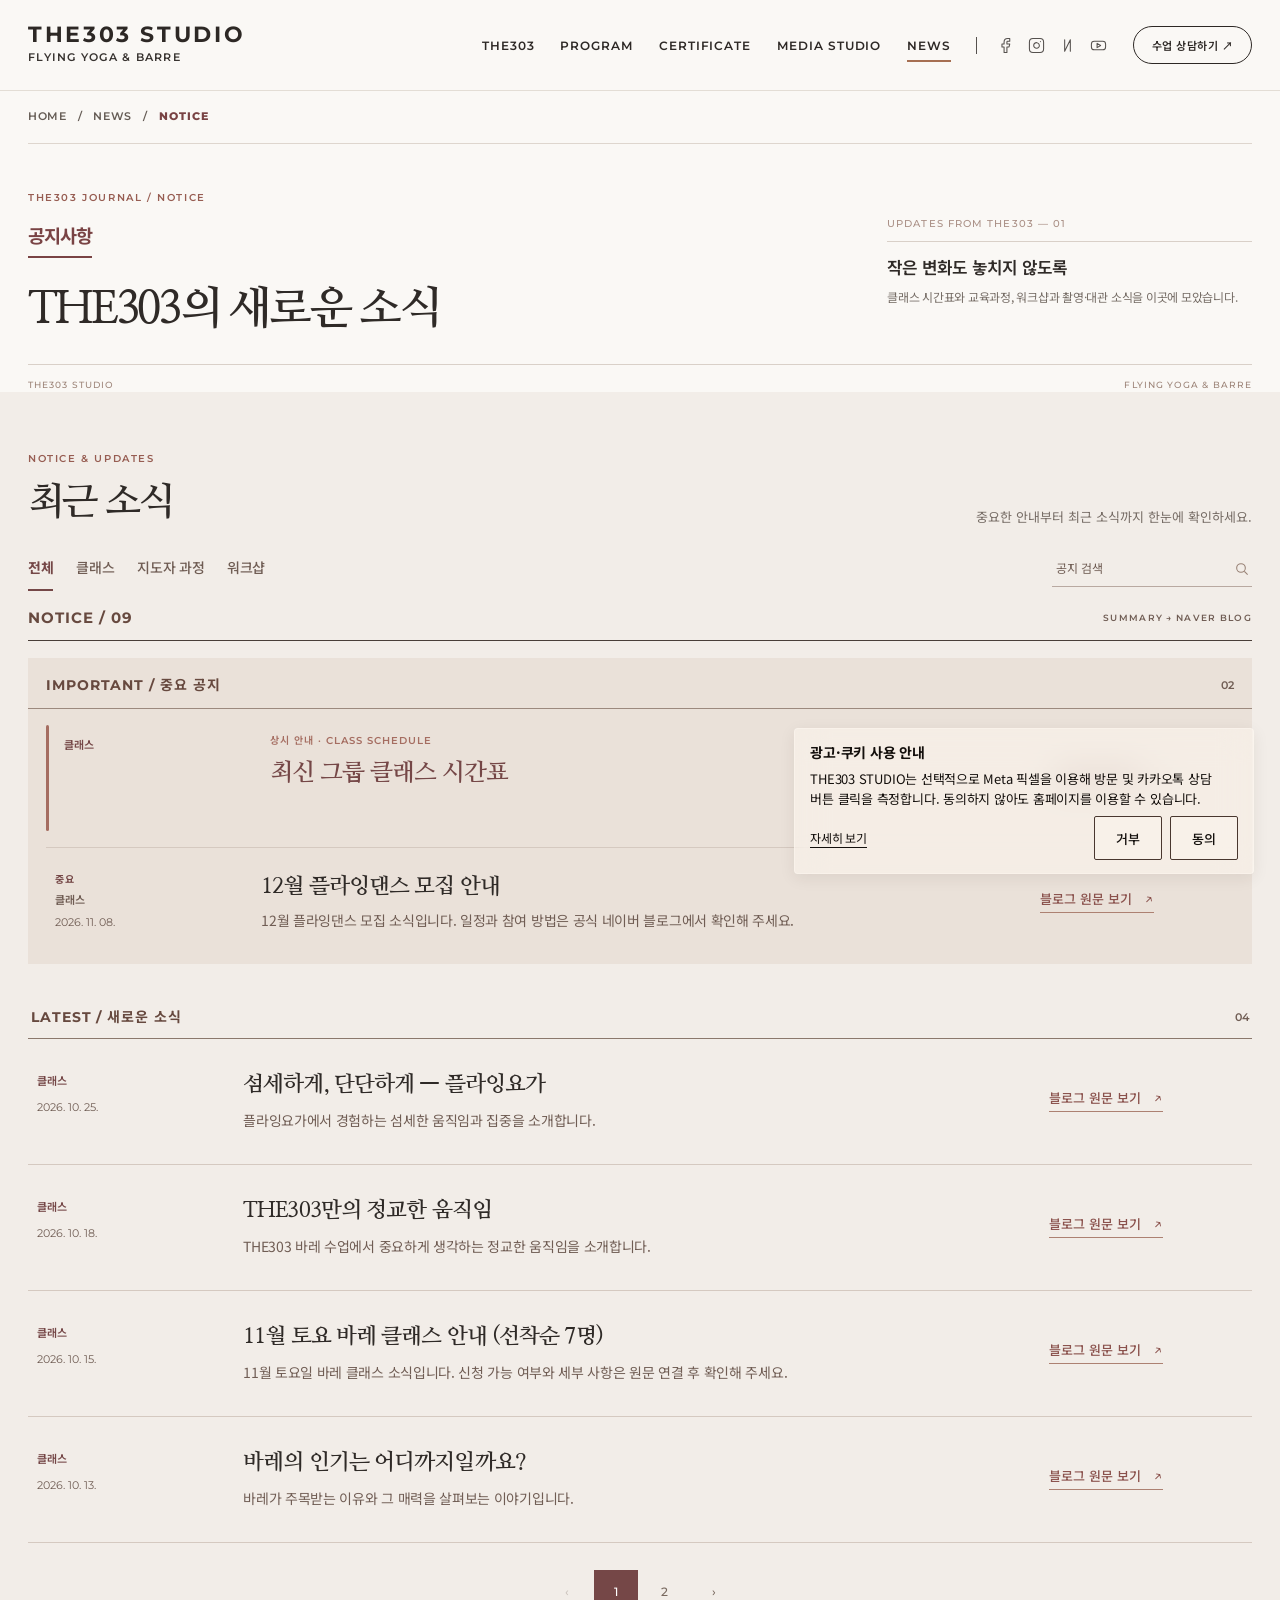
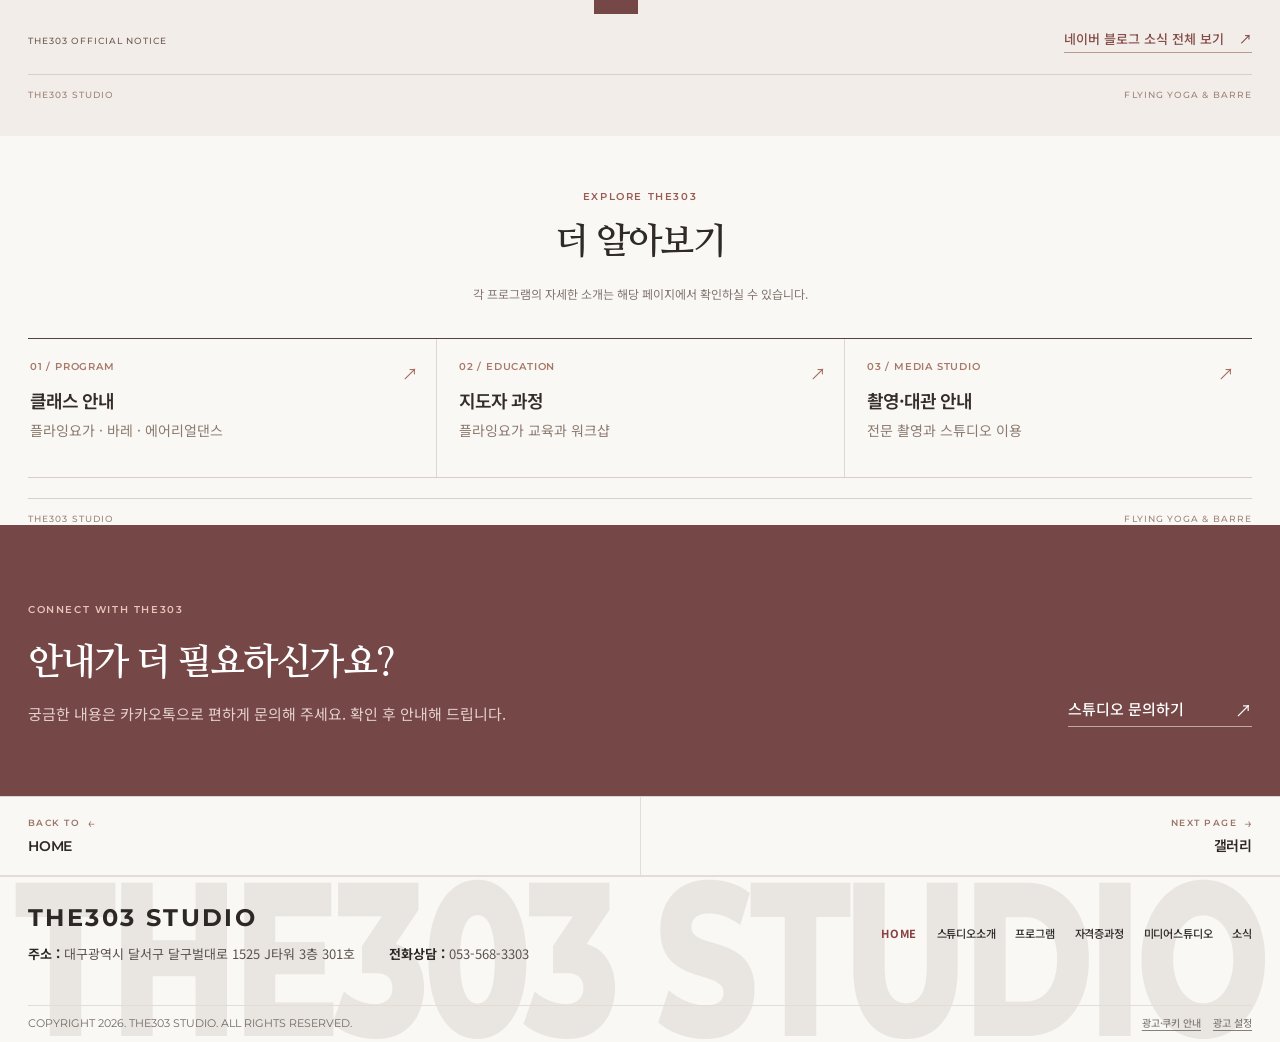
<file: news-notice.html>
<!DOCTYPE html>

<html lang="ko"><head><meta charset="utf-8"/><meta content="width=device-width,initial-scale=1" name="viewport"/><meta content="#FAF8F5" name="theme-color"/>
<title>더303스튜디오 시간표·공지사항 | 대구 플라잉요가·바레</title><meta name="description" content="더303스튜디오 최신 클래스 시간표, 지도자 과정, 워크샵 및 운영 소식. 공식 네이버 블로그에서 상세 일정을 확인하세요."><meta content="website" property="og:type"/><meta property="og:title" content="더303스튜디오 시간표·공지사항 | 대구 플라잉요가·바레"><meta property="og:description" content="더303스튜디오 최신 클래스 시간표, 지도자 과정, 워크샵 및 운영 소식. 공식 네이버 블로그에서 상세 일정을 확인하세요."><meta property="og:image" content="https://the303studio.kr/images/main/hero-01-pc.jpg">
<link href="https://fonts.googleapis.com" rel="preconnect"/><link crossorigin="" href="https://fonts.gstatic.com" rel="preconnect"/><link href="https://fonts.googleapis.com/css2?family=DM+Sans:wght@400;500;600;700&amp;family=Noto+Sans+KR:wght@300;400;500;600;700&amp;family=Nanum+Myeongjo:wght@400;600;700&amp;family=Montserrat:wght@300;400;500;600;700;800&amp;display=swap" rel="stylesheet"/>
<link href="./css/base.css" rel="stylesheet"/><link href="./css/navigation.css?v=20261117-v05" rel="stylesheet"/><link href="./css/responsive.css" rel="stylesheet"/><link href="./css/refinements.css" rel="stylesheet"/><link href="./css/pages.css" rel="stylesheet"/><script>if(new URLSearchParams(location.search).get('editor')==='on')document.documentElement.classList.add('the303-admin-mode');</script><link href="./css/news-notice.css?v=2.2" rel="stylesheet"/><link rel="stylesheet" href="./css/subpage-layout-grid.css?v=20261031a"><link rel="stylesheet" href="./css/editorial-quality-final.css?v=20261031b"><link rel="stylesheet" href="./css/mobile-art-direction.css?v=20261031m1">
<link rel="stylesheet" href="./css/dynamic-hero-art-direction.css?v=20261031d2">
<link rel="stylesheet" href="./css/news-notice-ux-20261101.css?v=1">
<link rel="stylesheet" href="./css/news-notice-type-copy-20261101.css?v=1">
<link rel="stylesheet" href="./css/news-notice-schedule-v50.css?v=2">
  <link rel="stylesheet" href="./css/footer-motion-test.css">
    <link rel="stylesheet" href="./css/footer-v57.css?v=20261124-v58-all-pages">
  <link rel="canonical" href="https://the303studio.kr/news-notice.html">
  <meta property="og:url" content="https://the303studio.kr/news-notice.html">
  <meta property="og:site_name" content="THE303 STUDIO">
  <meta property="og:locale" content="ko_KR">
  <meta name="twitter:card" content="summary_large_image">
  <link rel="icon" href="/favicon.ico" sizes="any">
  <link rel="icon" type="image/png" sizes="32x32" href="/favicon-32x32.png">
  <link rel="apple-touch-icon" href="/apple-touch-icon.png">
  <link rel="stylesheet" href="./css/meta-consent-v64.css">
  <script defer src="./js/meta-consent-v64.js"></script>
  <link rel="stylesheet" href="./css/v65-typography-spacing.css?v=20261126-v65-test1">
  <link rel="stylesheet" href="./css/v65-review-02.css?v=20261126-test2">
  <link rel="stylesheet" href="./css/v65-review-03.css?v=20261127-test3">
  <link rel="stylesheet" href="./css/footer-mobile-v65-05.css?v=20261127-v6505">
<meta property="og:image:width" content="1440">
<meta property="og:image:height" content="810">
<meta name="twitter:title" content="더303스튜디오 시간표·공지사항 | 대구 플라잉요가·바레">
<meta name="twitter:description" content="더303스튜디오 최신 클래스 시간표, 지도자 과정, 워크샵 및 운영 소식. 공식 네이버 블로그에서 상세 일정을 확인하세요.">
<meta name="twitter:image" content="https://the303studio.kr/images/main/hero-01-pc.jpg">
<script type="application/ld+json">{"@context":"https://schema.org","@graph":[{"@type":"BreadcrumbList","@id":"https://the303studio.kr/news-notice.html#breadcrumb","itemListElement":[{"@type":"ListItem","position":1,"name":"홈","item":"https://the303studio.kr/"},{"@type":"ListItem","position":2,"name":"공지사항","item":"https://the303studio.kr/news-notice.html"}]},{"@type":"CollectionPage","@id":"https://the303studio.kr/news-notice.html#webpage","url":"https://the303studio.kr/news-notice.html","name":"더303스튜디오 시간표·공지사항 | 대구 플라잉요가·바레","description":"더303스튜디오 최신 클래스 시간표, 지도자 과정, 워크샵 및 운영 소식. 공식 네이버 블로그에서 상세 일정을 확인하세요.","inLanguage":"ko-KR","isPartOf":{"@id":"https://the303studio.kr/#website"},"about":{"@id":"https://the303studio.kr/#organization"},"primaryImageOfPage":{"@type":"ImageObject","url":"https://the303studio.kr/images/main/hero-01-pc.jpg","width":1440,"height":810},"breadcrumb":{"@id":"https://the303studio.kr/news-notice.html#breadcrumb"}}]}</script>
</head><body class="the303-footer-v57 the303-subpage" data-page="news-notice"><a class="skip-link" href="#mainContent">본문 바로가기</a><div class="mobile-nav-backdrop" id="navBackdrop"></div><header class="site-header" id="siteHeader">
<div class="container nav-wrap">
<a aria-label="THE303 STUDIO 홈으로 이동" class="brand" href="index.html#home">
<span class="brand-main" data-text="brandEn">THE303 STUDIO</span>
<span class="brand-sub" data-text="brandSub">FLYING YOGA &amp; BARRE</span>
</a>
<button aria-controls="navPanel" aria-expanded="false" aria-label="메뉴 열기" class="menu-toggle" id="menuToggle" type="button">
<svg viewbox="0 0 24 24"><path d="M3 7h18M3 12h18M3 17h18"></path></svg>
</button>
<nav aria-label="주 메뉴" class="nav-panel" id="navPanel">
<a aria-label="THE303 STUDIO 메인페이지로 이동" class="mobile-panel-brand" href="index.html"><span data-text="brandEn">THE303 STUDIO</span><small aria-hidden="true">HOME <span class="home-link-arrow">↗</span></small></a>
<ul class="nav-list">
<li class="nav-dropdown">
<a class="nav-link" data-text="nav1" href="index.html#philosophy">THE303</a>
<button class="submenu-toggle" type="button"><svg class="nav-chevron" fill="none" stroke="currentColor" stroke-width="2" viewbox="0 0 24 24"><path d="m6 9 6 6 6-6"></path></svg></button>
<ul class="dropdown-menu">
<li><a data-text="navSub1_1" href="about-studio.html">스튜디오소개</a></li>
<li><a data-text="navSub1_2" href="contact.html">오시는길</a></li>
</ul>
</li>
<li class="nav-dropdown">
<a class="nav-link" data-text="nav2" href="index.html#program">PROGRAM</a>
<button class="submenu-toggle" type="button"><svg class="nav-chevron" fill="none" stroke="currentColor" stroke-width="2" viewbox="0 0 24 24"><path d="m6 9 6 6 6-6"></path></svg></button>
<ul class="dropdown-menu">
<li><a data-text="navSub2_1" href="program-flying.html">플라잉요가</a></li>
<li><a data-text="navSub2_2" href="program-barre.html">바레</a></li>
<li><a data-text="navSub2_3" href="program-dance.html">에어리얼댄스</a></li>
<li><a href="program-guide.html">첫 수업 가이드</a></li>
</ul>
</li>
<li class="nav-dropdown">
<a class="nav-link" data-text="nav3" href="index.html#ttc">CERTIFICATE</a>
<button class="submenu-toggle" type="button"><svg class="nav-chevron" fill="none" stroke="currentColor" stroke-width="2" viewbox="0 0 24 24"><path d="m6 9 6 6 6-6"></path></svg></button>
<ul class="dropdown-menu">
<li><a data-text="navSub3_1" href="ttc-cert.html">자격증과정</a></li>
<li><a data-text="navSub3_2" href="ttc-workshop.html">강사 워크샵</a></li>
</ul>
</li>
<li class="nav-dropdown">
<a class="nav-link" data-text="nav4" href="index.html#space">MEDIA STUDIO</a>
<button class="submenu-toggle" type="button"><svg class="nav-chevron" fill="none" stroke="currentColor" stroke-width="2" viewbox="0 0 24 24"><path d="m6 9 6 6 6-6"></path></svg></button>
<ul class="dropdown-menu">
<li><a data-text="navSub4_1" href="media-portfolio.html">포트폴리오</a></li>
<li><a data-text="navSub4_2" href="media-rental.html">촬영 및 대관 안내</a></li>
</ul>
</li>
<li class="nav-dropdown">
<a class="nav-link active" data-text="nav5" href="index.html#news">NEWS</a>
<button class="submenu-toggle" type="button"><svg class="nav-chevron" fill="none" stroke="currentColor" stroke-width="2" viewbox="0 0 24 24"><path d="m6 9 6 6 6-6"></path></svg></button>
<ul class="dropdown-menu">
<li><a aria-current="page" data-text="navSub5_1" href="news-notice.html">공지사항</a></li>
<li><a data-text="navSub5_2" href="news-gallery.html">갤러리</a></li>
</ul>
</li>
</ul>
<div class="nav-social">
<a aria-label="Facebook" data-link="socialFb" href="https://www.facebook.com/the303flyingyogastudio" rel="noopener noreferrer" target="_blank"><svg viewbox="0 0 24 24"><path d="M18 2h-3a5 5 0 0 0-5 5v3H7v4h3v8h4v-8h3l1-4h-4V7a1 1 0 0 1 1-1h3z"></path></svg></a>
<a aria-label="Instagram" data-link="socialIg" href="https://www.instagram.com/the303_flyingyoga_barre" rel="noopener noreferrer" target="_blank"><svg viewbox="0 0 24 24"><rect height="20" rx="5" ry="5" width="20" x="2" y="2"></rect><path d="M16 11.37A4 4 0 1 1 12.63 8 4 4 0 0 1 16 11.37z"></path><line x1="17.5" x2="17.51" y1="6.5" y2="6.5"></line></svg></a>
<a aria-label="Naver Blog" data-link="socialBlog" href="https://blog.naver.com/flyingthe303" rel="noopener noreferrer" target="_blank"><svg viewbox="0 0 24 24"><polyline points="8 4 8 20 16 4 16 20"></polyline></svg></a>
<a aria-label="YouTube" data-link="socialYt" href="https://www.youtube.com/@%EB%8D%94303%EC%8A%A4%ED%8A%9C%EB%94%94%EC%98%A4" rel="noopener noreferrer" target="_blank"><svg viewbox="0 0 24 24"><rect height="12" rx="4" ry="4" width="20" x="2" y="6"></rect><polygon points="10 9 15 12 10 15 10 9"></polygon></svg></a>
</div>
<div class="mobile-menu-social">
<a aria-label="Facebook" data-link="socialFb" href="https://www.facebook.com/the303flyingyogastudio" rel="noopener noreferrer" target="_blank"><svg viewbox="0 0 24 24"><path d="M18 2h-3a5 5 0 0 0-5 5v3H7v4h3v8h4v-8h3l1-4h-4V7a1 1 0 0 1 1-1h3z"></path></svg></a>
<a aria-label="Instagram" data-link="socialIg" href="https://www.instagram.com/the303_flyingyoga_barre" rel="noopener noreferrer" target="_blank"><svg viewbox="0 0 24 24"><rect height="20" rx="5" ry="5" width="20" x="2" y="2"></rect><path d="M16 11.37A4 4 0 1 1 12.63 8 4 4 0 0 1 16 11.37z"></path><line x1="17.5" x2="17.51" y1="6.5" y2="6.5"></line></svg></a>
<a aria-label="Naver Blog" data-link="socialBlog" href="https://blog.naver.com/flyingthe303" rel="noopener noreferrer" target="_blank"><svg viewbox="0 0 24 24"><polyline points="8 4 8 20 16 4 16 20"></polyline></svg></a>
<a aria-label="YouTube" data-link="socialYt" href="https://www.youtube.com/@%EB%8D%94303%EC%8A%A4%ED%8A%9C%EB%94%94%EC%98%A4" rel="noopener noreferrer" target="_blank"><svg viewbox="0 0 24 24"><rect height="12" rx="4" ry="4" width="20" x="2" y="6"></rect><polygon points="10 9 15 12 10 15 10 9"></polygon></svg></a>
</div>
<a class="nav-cta" data-link="booking" data-text="navCta" href="https://pf.kakao.com/_xdERxlxj" target="_blank" rel="noopener noreferrer">수업 상담하기 ↗</a>
</nav>
</div>
</header>
<main class="nn news-page" id="mainContent">
<section aria-labelledby="noticeTitle" class="nn-hero">
<div class="container">
<nav aria-label="현재 위치" class="news-breadcrumb"><a href="index.html">HOME</a><span aria-hidden="true">/</span><a href="index.html#news">NEWS</a><span aria-hidden="true">/</span><strong aria-current="page">NOTICE</strong></nav>
<div class="nn-hero-grid">
<div class="nn-headline"><span class="news-eyebrow" data-edit="kicker">THE303 JOURNAL / NOTICE</span><p class="news-hero-page-name" data-edit="hero_identity">공지사항</p><h1 data-edit="hero_title" id="noticeTitle">THE303의 새로운 소식</h1></div>
<div class="nn-hero-side"><span class="nn-side-index">UPDATES FROM THE303 — 01</span><h2 data-edit="hero_lead">작은 변화도 놓치지 않도록</h2><p data-edit="hero_desc">클래스 시간표와 교육과정, 워크샵과 촬영·대관 소식을 이곳에 모았습니다.</p></div>
</div>
<div aria-hidden="true" class="news-sign"><span>THE303 STUDIO</span><span>FLYING YOGA &amp; BARRE</span></div>
</div>
</section>
<section aria-labelledby="nnBoardTitle" class="nn-board-section">
<div class="container">
<div class="nn-board-top"><div><span class="news-eyebrow">NOTICE &amp; UPDATES</span><h2 data-edit="sec_information" id="nnBoardTitle">최근 소식</h2></div><p>중요한 안내부터 최근 소식까지 한눈에 확인하세요.</p></div>
<div class="nn-board-controls" id="nnControls">
<div aria-label="공지사항 분류" class="nn-filters" id="nnCategories" role="group"></div>
<label class="nn-search-wrap" hidden="" id="nnSearchWrap"><span class="sr-only">공지사항 검색</span><input autocomplete="off" id="nnSearch" placeholder="공지 검색" type="search"/><svg aria-hidden="true" fill="none" height="16" stroke="currentColor" stroke-width="1.6" viewbox="0 0 24 24" width="16"><circle cx="10.5" cy="10.5" r="6.5"></circle><path d="m15.5 15.5 5 5"></path></svg></label>
</div>
<div class="nn-preview-note" hidden="" id="nnPreviewLabel">디자인 검토용 예시 화면입니다. 실제 공지사항이 아닙니다.</div>
<div class="nn-board-meta"><span aria-live="polite" id="nnCount">NOTICE / 00</span><span class="nn-board-hint">SUMMARY → NAVER BLOG</span></div>
<div aria-live="polite" class="nn-notice-list" id="noticeList"><div class="notice-empty"><div class="notice-empty-copy"><p>현재 게시된 공지가 없습니다.</p><small>블로그에서 최근 소식을 만나보세요.</small></div><a class="nn-empty-link" href="https://blog.naver.com/flyingthe303" target="_blank" rel="noopener noreferrer">블로그 소식 확인하기 <span aria-hidden="true">↗</span></a></div></div>
<nav class="nn-pagination" id="nnPagination" aria-label="공지사항 페이지 이동" hidden></nav>
<div class="nn-no-results" hidden="" id="nnNoResults" role="status">해당하는 공지사항이 없습니다. 검색어나 분류를 변경해 주세요.</div>
<div class="nn-board-bottom"><span>THE303 OFFICIAL NOTICE</span><a href="https://blog.naver.com/flyingthe303" rel="noopener noreferrer" target="_blank">네이버 블로그 소식 전체 보기 <span aria-hidden="true">↗</span></a></div>
<div aria-hidden="true" class="news-sign"><span>THE303 STUDIO</span><span>FLYING YOGA &amp; BARRE</span></div>
</div>
</section>
<section aria-labelledby="nnQuickTitle" class="nn-quick">
<div class="container">
<div class="nn-quick-head"><div><span class="news-eyebrow">EXPLORE THE303</span><h2 id="nnQuickTitle">더 알아보기</h2></div><p>각 프로그램의 자세한 소개는 해당 페이지에서 확인하실 수 있습니다.</p></div>
<div class="nn-links">
<a class="nn-link" href="index.html#program"><span class="nn-link-index">01 / PROGRAM</span><strong>클래스 안내</strong><span class="nn-link-caption">플라잉요가 · 바레 · 에어리얼댄스</span><span aria-hidden="true" class="nn-link-arrow">↗</span></a>
<a class="nn-link" href="ttc-cert.html"><span class="nn-link-index">02 / EDUCATION</span><strong>지도자 과정</strong><span class="nn-link-caption">플라잉요가 교육과 워크샵</span><span aria-hidden="true" class="nn-link-arrow">↗</span></a>
<a class="nn-link" href="media-rental.html"><span class="nn-link-index">03 / MEDIA STUDIO</span><strong>촬영·대관 안내</strong><span class="nn-link-caption">전문 촬영과 스튜디오 이용</span><span aria-hidden="true" class="nn-link-arrow">↗</span></a>
</div>
<div aria-hidden="true" class="news-sign"><span>THE303 STUDIO</span><span>FLYING YOGA &amp; BARRE</span></div>
</div>
</section>
<section class="news-cta"><div class="container news-cta-inner"><div><span class="news-eyebrow">CONNECT WITH THE303</span><h2 data-edit="cta_title">안내가 더 필요하신가요?</h2><p data-edit="cta_desc">궁금한 내용은 카카오톡으로 편하게 문의해 주세요. 확인 후 안내해 드립니다.</p></div><a class="news-cta-link" href="https://pf.kakao.com/_xdERxlxj" data-link="booking" target="_blank" rel="noopener noreferrer">스튜디오 문의하기 <span aria-hidden="true">↗</span></a></div></section>
<nav aria-label="이전 및 다음 페이지 이동" class="the303-page-nav"><div class="container the303-page-nav__inner"><a aria-label="HOME 페이지로 이동" class="the303-page-nav__link the303-page-nav__link--prev" href="index.html"><span class="the303-page-nav__eyebrow">BACK TO <span aria-hidden="true">←</span></span><strong class="the303-page-nav__title">HOME</strong></a><a aria-label="갤러리 페이지로 이동" class="the303-page-nav__link the303-page-nav__link--next" href="news-gallery.html"><span class="the303-page-nav__eyebrow">NEXT PAGE <span aria-hidden="true">→</span></span><strong class="the303-page-nav__title">갤러리</strong></a></div></nav>
</main><footer class="site-footer" id="footer">
<div class="container">
<div class="footer-top reveal">
<div>
<div class="footer-brand" data-text="brandEn">THE303 STUDIO</div>
<div class="footer-info-text">
<span><strong style="color:var(--ink);">주소 :</strong> <span data-text="address">대구광역시 달서구 달구벌대로 1525 J타워 3층 301호</span></span>
<span><strong style="color:var(--ink);">전화상담 :</strong> <span data-text="phone">053-568-3303</span></span>
</div>
</div>
<nav aria-label="THE303 공통 하단 메뉴" class="footer-links footer-primary-links">
<a aria-label="HOME 메인페이지" class="footer-home-link" href="index.html">HOME</a>
<a href="about-studio.html">스튜디오소개</a>
<a href="index.html#program">프로그램</a>
<a href="index.html#ttc">자격증과정</a>
<a href="index.html#space">미디어스튜디오</a>
<a href="index.html#news">소식</a>
</nav>
</div>
<div class="footer-bottom">
<div>COPYRIGHT <span id="currentYear"></span>. <span data-text="brandEn">THE303 STUDIO</span>. ALL RIGHTS RESERVED.</div>
</div>
</div>
  <div class="footer-wordmark" aria-hidden="true"><span class="footer-wordmark-name" data-wordmark="THE303 STUDIO">THE303 STUDIO</span></div>
  </footer><div class="mobile-bottom-bar">
<a class="mobile-call" data-phone-link="" href="tel:053-568-3303">전화 상담</a>
<a class="mobile-book" data-link="booking" href="https://pf.kakao.com/_xdERxlxj" target="_blank" rel="noopener noreferrer">
<div style="display:flex; align-items:center; gap:8px; justify-content:center;">
<svg class="icon-kakao-outline" fill="none" height="18" stroke="currentColor" stroke-width="1.5" viewbox="0 0 24 24" width="18"><path d="M12 4c5.5 0 10 3.58 10 8s-4.48 8-10 8c-1.2 0-2.36-.18-3.44-.5L4 21l1.5-3.66C4.05 15.65 3 13.93 3 12c0-4.42 4.48-8 9-8z"></path></svg>
<span data-text="navCta">수업 상담하기</span>
</div>
</a>
</div><button aria-label="페이지 맨 위로 이동" class="to-top" id="toTop" type="button">
<svg viewbox="0 0 24 24"><path d="M12 19V5M5 12l7-7 7 7"></path></svg>
</button>
<button aria-controls="pageEditor" class="page-editor-toggle" id="pageEditorToggle" type="button">✎ 공지사항 편집</button>
<aside aria-hidden="true" aria-label="공지사항 페이지 편집" aria-modal="true" class="page-editor" id="pageEditor" role="dialog"><div class="page-editor-heading"><strong>공지사항 페이지 편집</strong><button aria-label="편집기 닫기" id="pageEditorClose" type="button">✕</button></div>
<p class="page-editor-intro">수정한 문구·이미지 경로는 현재 브라우저에만 저장됩니다. 방문자 전체에 배포하려면 웹사이트 파일에 반영해야 합니다.</p>
<div id="pageEditorFields"></div><div id="pageEditorNotice" role="status"></div><div class="page-editor-actions"><button id="pageEditorExport" type="button">설정 복사</button><button id="pageEditorReset" type="button">초기화</button><button id="pageEditorSave" type="button">변경 저장</button></div></aside>
<script defer="" src="./js/common.js"></script><script defer="" src="./js/responsive-images.js?v=20261028"></script><script defer="" src="./js/pages.js?v=20261128-geo01"></script><script defer src="./js/news-posts.js?v=20261124-v60"></script><script defer src="./js/news-notice.js?v=20261123-v50"></script>  <script defer src="./js/footer-motion-test.js"></script>
  <script defer src="./js/footer-v57.js?v=20261124-v58-all-pages"></script>
  <script defer src="./js/footer-mobile-v65-05.js?v=20261127-v6505"></script>
</body></html>
</file>
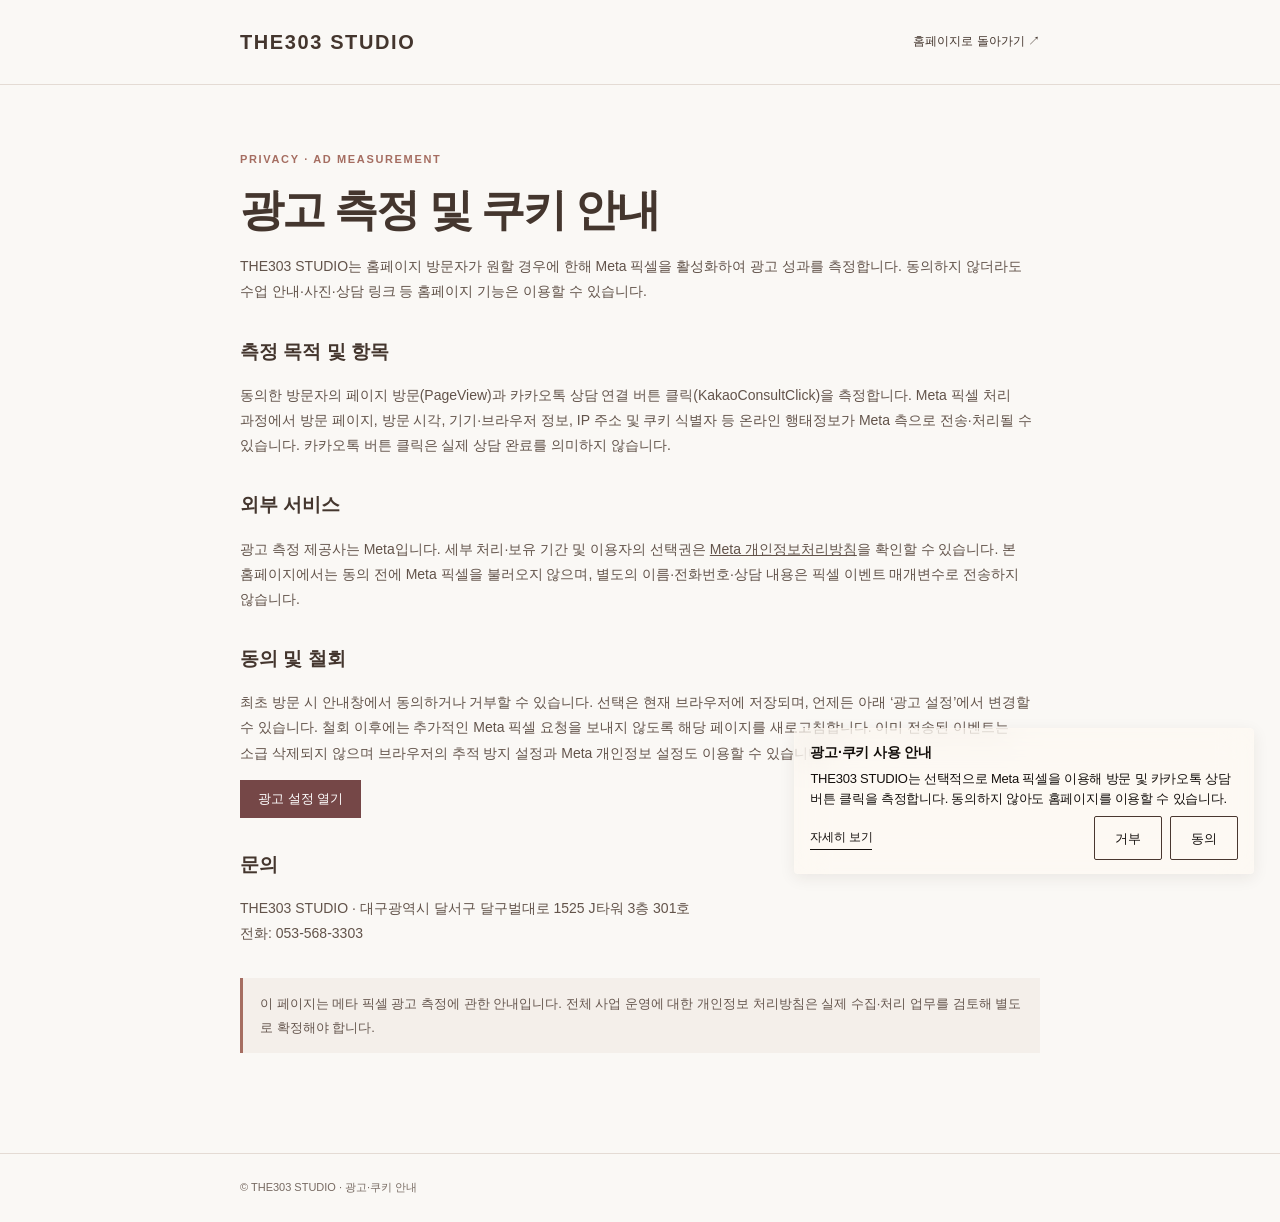
<file: privacy.html>
<!doctype html>
<html lang="ko"><head><meta charset="utf-8"><meta name="viewport" content="width=device-width, initial-scale=1"><meta name="robots" content="noindex,follow">
<title>광고·쿠키 안내 | THE303 STUDIO</title><meta name="description" content="THE303 STUDIO 홈페이지의 광고 측정 및 쿠키 사용 안내입니다.">
<link rel="icon" href="./favicon.ico"><link rel="stylesheet" href="./css/meta-consent-v64.css">
<style>
:root{color-scheme:light}*{box-sizing:border-box}body{margin:0;background:#faf8f5;color:#44362e;font-family:Arial,'Noto Sans KR',sans-serif;line-height:1.8}a{color:inherit}.wrap{width:min(800px,calc(100% - 44px));margin:auto}.head{border-bottom:1px solid #e4dbd4;padding:24px 0}.head .wrap{display:flex;justify-content:space-between;align-items:center;gap:20px}.brand{font-weight:800;letter-spacing:.08em;font-size:20px}.head a{font-size:12px;text-decoration:none}.head a:hover{text-decoration:underline}main{padding:65px 0 100px}h1{font-size:clamp(29px,4.5vw,44px);font-weight:650;line-height:1.35;margin:10px 0 15px;letter-spacing:-.045em}h2{font-size:19px;margin:30px 0 10px}p,li{font-size:14px;color:#62534a;word-break:keep-all}.eyebrow{color:#a56d61;font-size:11px;letter-spacing:.15em;font-weight:700}.note{border-left:3px solid #a56d61;background:#f4efea;padding:14px 17px;font-size:13px;color:#66574f;margin-top:32px}.btn{display:inline-block;padding:10px 18px;background:#754747;color:#fff;border:0;font-size:13px;cursor:pointer}.foot{border-top:1px solid #e4dbd4;padding:24px 0;color:#766961;font-size:11px}@media(max-width:600px){main{padding:46px 0 70px}}
</style></head><body><header class="head"><div class="wrap"><div class="brand">THE303 STUDIO</div><a href="./index.html">홈페이지로 돌아가기 ↗</a></div></header>
<main class="wrap"><div class="eyebrow">PRIVACY · AD MEASUREMENT</div><h1>광고 측정 및 쿠키 안내</h1>
<p>THE303 STUDIO는 홈페이지 방문자가 원할 경우에 한해 Meta 픽셀을 활성화하여 광고 성과를 측정합니다. 동의하지 않더라도 수업 안내·사진·상담 링크 등 홈페이지 기능은 이용할 수 있습니다.</p>
<h2>측정 목적 및 항목</h2><p>동의한 방문자의 페이지 방문(PageView)과 카카오톡 상담 연결 버튼 클릭(KakaoConsultClick)을 측정합니다. Meta 픽셀 처리 과정에서 방문 페이지, 방문 시각, 기기·브라우저 정보, IP 주소 및 쿠키 식별자 등 온라인 행태정보가 Meta 측으로 전송·처리될 수 있습니다. 카카오톡 버튼 클릭은 실제 상담 완료를 의미하지 않습니다.</p>
<h2>외부 서비스</h2><p>광고 측정 제공사는 Meta입니다. 세부 처리·보유 기간 및 이용자의 선택권은 <a href="https://www.facebook.com/privacy/policy/" target="_blank" rel="noopener noreferrer">Meta 개인정보처리방침</a>을 확인할 수 있습니다. 본 홈페이지에서는 동의 전에 Meta 픽셀을 불러오지 않으며, 별도의 이름·전화번호·상담 내용은 픽셀 이벤트 매개변수로 전송하지 않습니다.</p>
<h2>동의 및 철회</h2><p>최초 방문 시 안내창에서 동의하거나 거부할 수 있습니다. 선택은 현재 브라우저에 저장되며, 언제든 아래 ‘광고 설정’에서 변경할 수 있습니다. 철회 이후에는 추가적인 Meta 픽셀 요청을 보내지 않도록 해당 페이지를 새로고침합니다. 이미 전송된 이벤트는 소급 삭제되지 않으며 브라우저의 추적 방지 설정과 Meta 개인정보 설정도 이용할 수 있습니다.</p>
<p><button class="btn" type="button" onclick="window.THE303Meta?.openSettings()">광고 설정 열기</button></p>
<h2>문의</h2><p>THE303 STUDIO · 대구광역시 달서구 달구벌대로 1525 J타워 3층 301호<br>전화: 053-568-3303</p>
<div class="note">이 페이지는 메타 픽셀 광고 측정에 관한 안내입니다. 전체 사업 운영에 대한 개인정보 처리방침은 실제 수집·처리 업무를 검토해 별도로 확정해야 합니다.</div>
</main><footer class="foot"><div class="wrap">© THE303 STUDIO · 광고·쿠키 안내</div></footer>
<script defer src="./js/meta-consent-v64.js"></script></body></html>
</file>
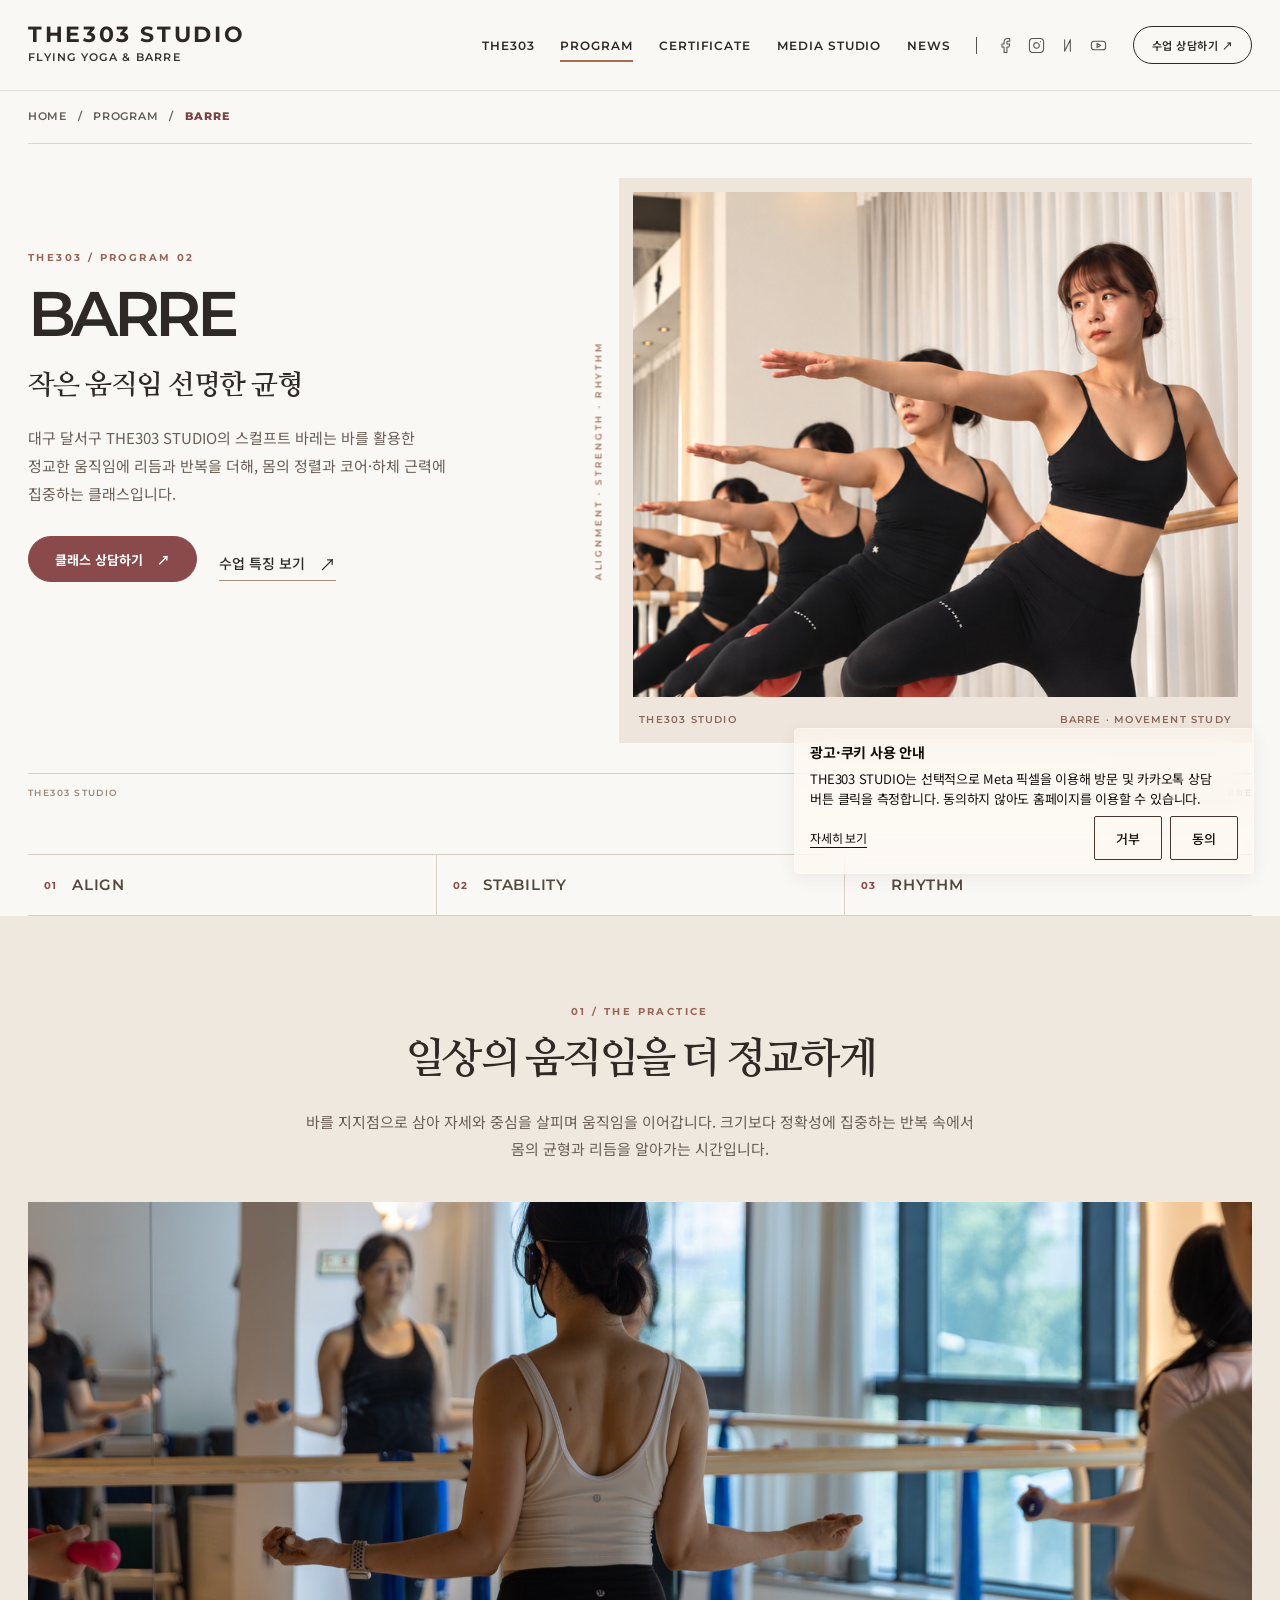
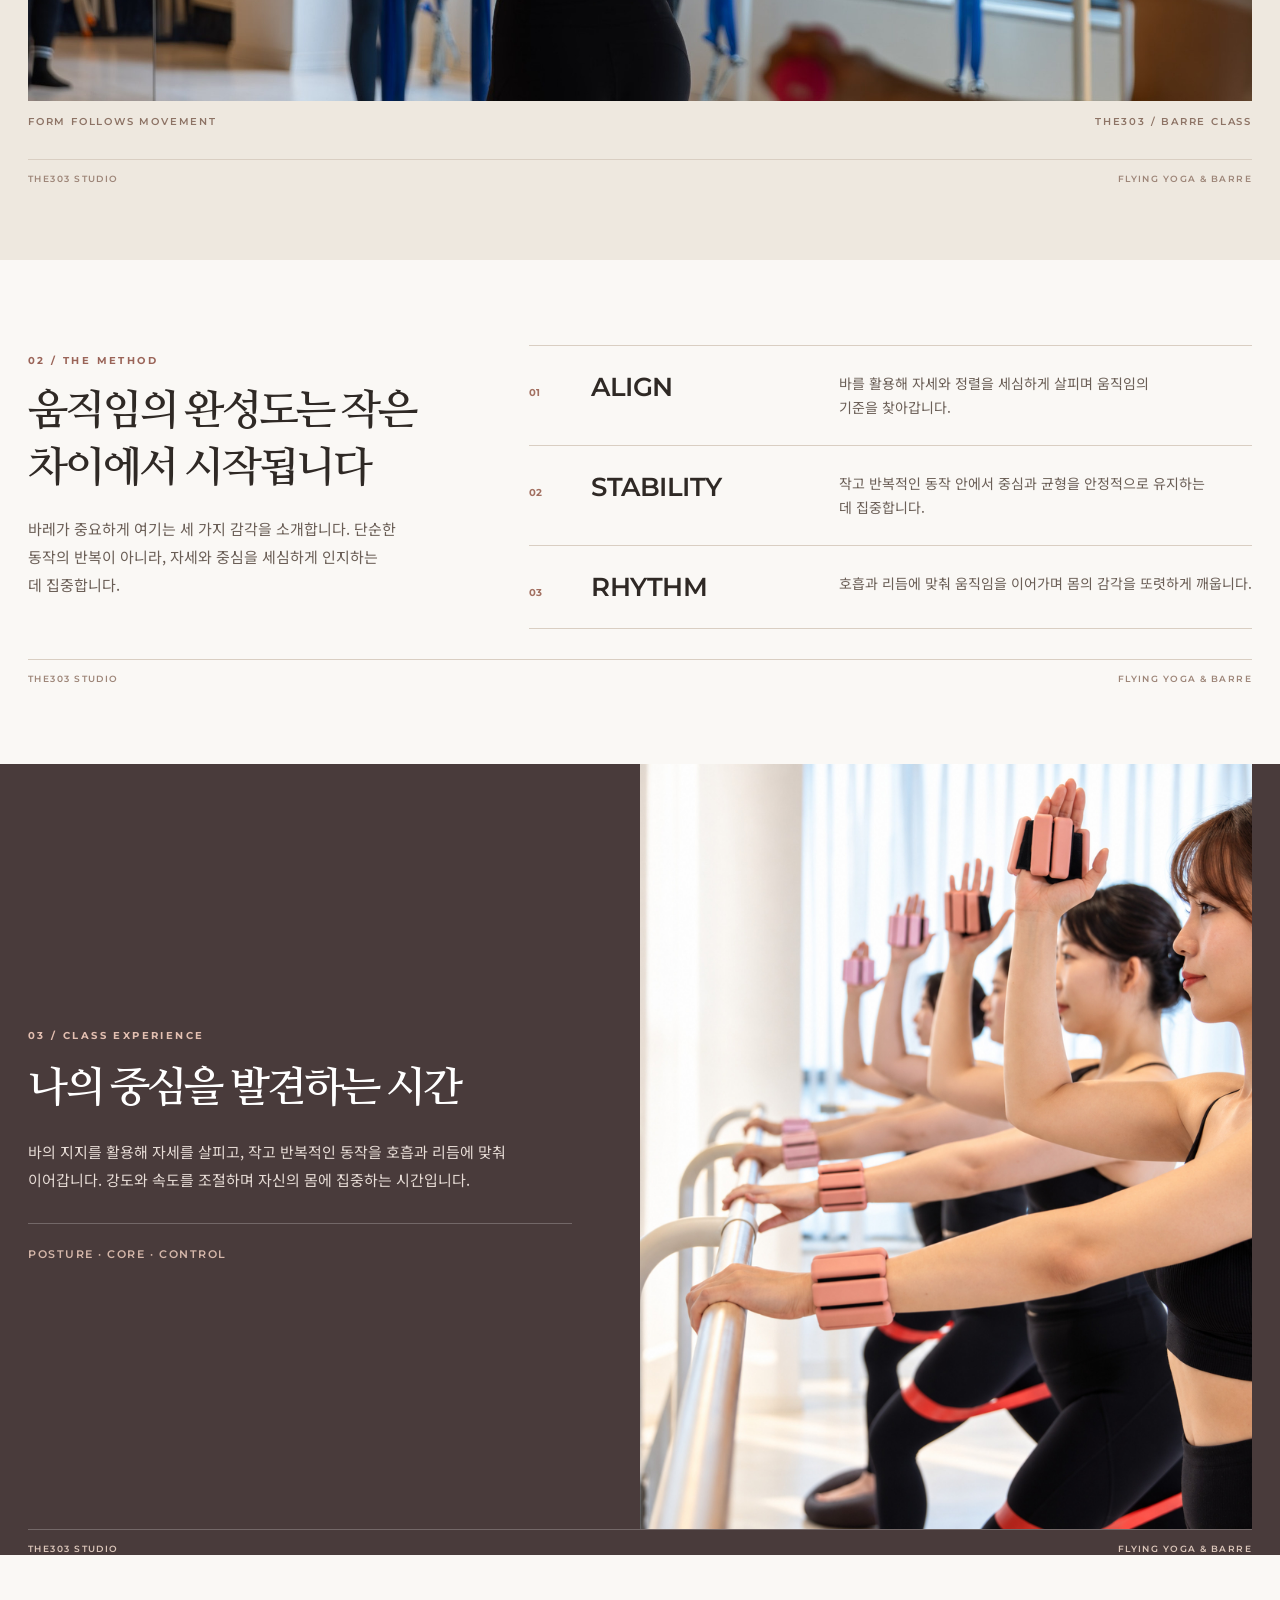
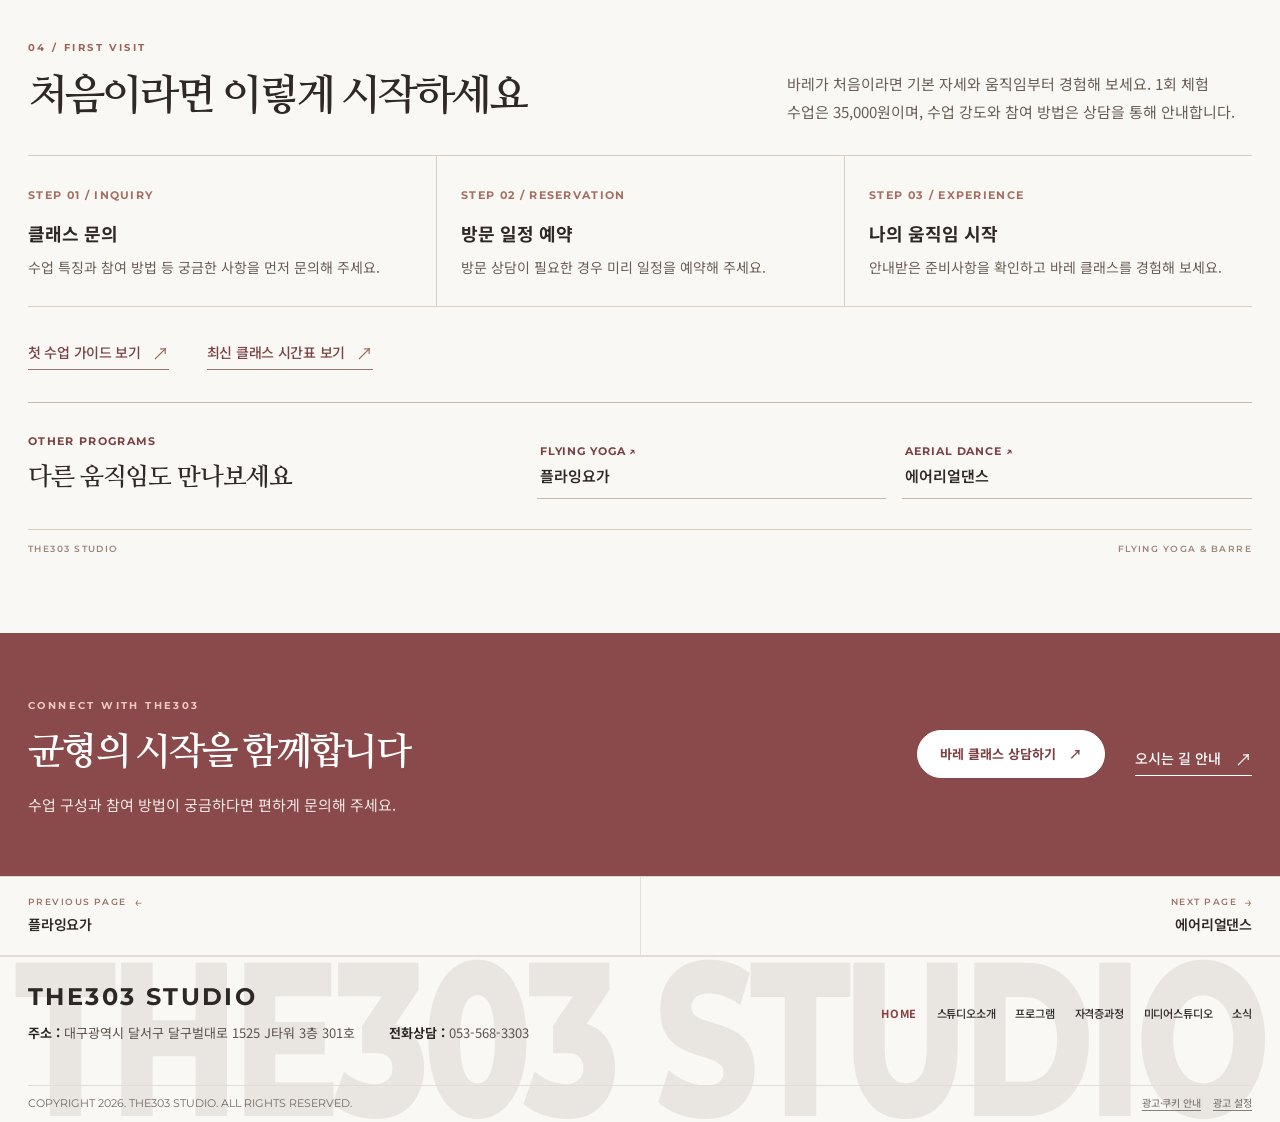
<file: program-barre.html>
<!doctype html><html lang="ko"><head><meta charset="utf-8"><meta name="viewport" content="width=device-width,initial-scale=1"><meta name="theme-color" content="#FAF8F5">
<title>대구 달서구 바레·초보자 체험 | 더303스튜디오</title><meta name="description" content="대구 달서구 죽전역 더303스튜디오 바레 클래스. 바를 활용한 정교한 움직임, 리듬과 코어 운동, 초보자 체험 및 첫 수업 상담 안내."><meta property="og:type" content="website"><meta property="og:title" content="대구 달서구 바레·초보자 체험 | 더303스튜디오"><meta property="og:description" content="대구 달서구 죽전역 더303스튜디오 바레 클래스. 바를 활용한 정교한 움직임, 리듬과 코어 운동, 초보자 체험 및 첫 수업 상담 안내."><meta property="og:image" content="https://the303studio.kr/images/barre/hero-pc.jpg">
<link rel="preconnect" href="https://fonts.googleapis.com"><link rel="preconnect" href="https://fonts.gstatic.com" crossorigin><link href="https://fonts.googleapis.com/css2?family=DM+Sans:wght@400;500;600;700&amp;family=Noto+Sans+KR:wght@300;400;500;600;700&amp;family=Nanum+Myeongjo:wght@400;600;700&amp;family=Montserrat:wght@300;400;500;600;700;800&amp;display=swap" rel="stylesheet">
<link rel="stylesheet" href="./css/base.css"><link rel="stylesheet" href="./css/navigation.css?v=20261117-v05"><link rel="stylesheet" href="./css/responsive.css"><link rel="stylesheet" href="./css/refinements.css"><link rel="stylesheet" href="./css/pages.css"><script>if(new URLSearchParams(location.search).get('editor')==='on')document.documentElement.classList.add('the303-admin-mode');</script>
<style id="barre17-design">
/* THE303 | BARRE v17 — independent page visual language; shared navigation preserved. */
body[data-page="program-barre"] .bar17{--b-ink:#2f2925;--b-muted:#6a5e56;--b-sand:#eee6dc;--b-line:#d9cec2;--b-rust:#8a494b;--b-frame:#c4aea0;color:var(--b-ink);background:#faf8f5;overflow:clip}
body[data-page="program-barre"] .bar17 *{min-width:0}
body[data-page="program-barre"] .bar17 a:focus-visible{outline:2px solid var(--b-rust);outline-offset:3px}
body[data-page="program-barre"] .bar17 .b-kicker{font:700 10px/1.5 'Montserrat',sans-serif;letter-spacing:.24em;color:#9a6458;text-transform:uppercase}
body[data-page="program-barre"] .bar17 .b-title{font-family:'Nanum Myeongjo',serif;font-size:clamp(32px,3.25vw,48px);line-height:1.38;font-weight:600;letter-spacing:-.07em;word-break:keep-all;overflow-wrap:break-word;color:var(--b-ink)}
body[data-page="program-barre"] .bar17 .b-copy{font:400 15px/1.85 'Noto Sans KR',sans-serif;color:var(--b-muted);word-break:keep-all}
body[data-page="program-barre"] .bar17 .b-sign{display:flex;align-items:center;justify-content:space-between;gap:12px;margin-top:30px;padding:12px 0 0;border-top:1px solid var(--b-line);font:600 9px/1.5 'Montserrat',sans-serif;letter-spacing:.16em;color:#9d8578}
body[data-page="program-barre"] .bar17 .b-photo{position:relative;overflow:hidden;background:linear-gradient(135deg,#c8b6aa,#e1d1c1);min-height:0;border-radius:0}
body[data-page="program-barre"] .bar17 .b-photo img{position:absolute;inset:0;width:100%;height:100%;object-fit:cover}
body[data-page="program-barre"] .bar17 .b-photo.is-missing img{display:none}
body[data-page="program-barre"] .bar17 .b-cta{display:inline-flex;justify-content:center;align-items:center;gap:14px;min-height:46px;padding:0 26px;background:var(--b-rust);border:1px solid var(--b-rust);border-radius:99px;color:#fff;font-weight:700;font-size:13px;white-space:nowrap;transition:background .2s ease}
body[data-page="program-barre"] .bar17 .b-cta:hover{background:#6f3e40}
body[data-page="program-barre"] .bar17 .b-textlink{display:inline-flex;gap:14px;align-items:center;min-height:44px;border-bottom:1px solid #a38d7c;font-size:13px;font-weight:600;white-space:nowrap}
body[data-page="program-barre"] .bar17 .b-breadcrumb{display:flex;align-items:center;gap:12px;flex-wrap:wrap;padding:15px 0;border-bottom:1px solid var(--b-line);font:600 10px/1.6 'Montserrat',sans-serif;letter-spacing:.12em;color:#938276}
body[data-page="program-barre"] .bar17 .b-breadcrumb a:hover{color:var(--b-rust)}
body[data-page="program-barre"] .bar17 .b-breadcrumb strong{color:#753b3d;font-weight:800}
/* HERO: one confident single photo in an architectural frame, no collage */
body[data-page="program-barre"] .bar17 .b-hero{padding-bottom:55px;background:#faf8f5}
body[data-page="program-barre"] .bar17 .b-hero-body{display:grid;grid-template-columns:minmax(0,.84fr) minmax(0,1.16fr);gap:clamp(30px,5vw,78px);align-items:center;padding-top:34px}
body[data-page="program-barre"] .bar17 .b-hero-copy{padding:0 0 8px}
body[data-page="program-barre"] .bar17 .b-hero-title{font:600 clamp(62px,6.5vw,103px)/.96 'Montserrat',sans-serif;letter-spacing:-.072em;white-space:nowrap;margin:17px 0 22px;color:var(--b-ink)}
body[data-page="program-barre"] .bar17 .b-hero-lead{font:600 clamp(25px,2.15vw,31px)/1.48 'Nanum Myeongjo',serif;letter-spacing:-.055em;word-break:keep-all;margin-bottom:17px}
body[data-page="program-barre"] .bar17 .b-hero-copy .b-copy{max-width:490px}
body[data-page="program-barre"] .bar17 .b-hero-actions{display:flex;gap:22px;align-items:center;flex-wrap:wrap;margin-top:29px}
body[data-page="program-barre"] .bar17 .b-hero-visual{display:grid;grid-template-columns:40px 1fr;grid-template-rows:auto auto;gap:0;align-items:stretch}
body[data-page="program-barre"] .bar17 .b-vertical{grid-row:1/3;grid-column:1;writing-mode:vertical-rl;transform:rotate(180deg);font:600 9px/1.5 'Montserrat',sans-serif;letter-spacing:.3em;color:#9e7664;align-self:center;justify-self:center}
body[data-page="program-barre"] .bar17 .b-hero-image{grid-row:1;grid-column:2;aspect-ratio:1.22;min-height:370px;border:14px solid var(--b-sand);border-bottom:0}
body[data-page="program-barre"] .bar17 .b-hero-caption{grid-row:2;grid-column:2;background:var(--b-sand);display:flex;justify-content:space-between;gap:15px;align-items:center;padding:16px 20px;font:600 10px/1.4 'Montserrat',sans-serif;letter-spacing:.12em;color:#8a6758}
/* Thin 3-part 'movement language' rail */
body[data-page="program-barre"] .bar17 .b-rail{display:grid;grid-template-columns:repeat(3,minmax(0,1fr));border-top:1px solid var(--b-line);border-bottom:1px solid var(--b-line)}
body[data-page="program-barre"] .bar17 .b-rail span{display:flex;align-items:center;gap:16px;padding:20px 16px;font:600 clamp(12px,1.2vw,16px)/1.3 'Montserrat',sans-serif;letter-spacing:.045em;color:#544841;white-space:nowrap}
body[data-page="program-barre"] .bar17 .b-rail span+span{border-left:1px solid var(--b-line)}
body[data-page="program-barre"] .bar17 .b-rail em{font:700 10px 'Montserrat',sans-serif;font-style:normal;color:var(--b-rust)}
/* PRACTICE: long panoramic strip rather than standard rectangular card */
body[data-page="program-barre"] .bar17 .b-practice{background:#eee8df;padding:80px 0 74px}
body[data-page="program-barre"] .bar17 .b-section-head{display:grid;grid-template-columns:minmax(0,.95fr) minmax(0,.78fr);gap:30px;align-items:end;margin-bottom:32px}
body[data-page="program-barre"] .bar17 .b-section-head .b-title{margin-top:11px}
body[data-page="program-barre"] .bar17 .b-panorama{aspect-ratio:2.45;min-height:330px}
body[data-page="program-barre"] .bar17 .b-panorama-caption{display:flex;justify-content:space-between;align-items:center;gap:20px;margin-top:13px;font:600 10px/1.5 'Montserrat',sans-serif;letter-spacing:.18em;color:#8d7365}
/* PRECISE: clean typographic numbered rows, no more repeated picture cards */
body[data-page="program-barre"] .bar17 .b-method{padding:85px 0 78px;background:#faf8f5}
body[data-page="program-barre"] .bar17 .b-method-grid{display:grid;grid-template-columns:minmax(0,.74fr) minmax(0,1.26fr);gap:clamp(38px,6vw,100px);align-items:start}
body[data-page="program-barre"] .bar17 .b-method-left .b-title{margin:14px 0 18px}
body[data-page="program-barre"] .bar17 .b-method-left .b-copy{max-width:395px}
body[data-page="program-barre"] .bar17 .b-principles{border-top:1px solid var(--b-line)}
body[data-page="program-barre"] .bar17 .b-principle{display:grid;grid-template-columns:46px minmax(115px,.56fr) minmax(0,1fr);gap:16px;align-items:start;padding:25px 0;border-bottom:1px solid var(--b-line)}
body[data-page="program-barre"] .bar17 .b-principle .b-number{font:700 10px/1.7 'Montserrat',sans-serif;color:#a27061}
body[data-page="program-barre"] .bar17 .b-principle h3{font:600 clamp(19px,2.1vw,26px)/1.25 'Montserrat',sans-serif;letter-spacing:-.02em;color:var(--b-ink)}
body[data-page="program-barre"] .bar17 .b-principle p{font:400 14px/1.75 'Noto Sans KR',sans-serif;color:var(--b-muted)}
/* EXPERIENCE: image paired with a dark solid panel (not overlap), distinct from hero */
body[data-page="program-barre"] .bar17 .b-exp{background:#493b3b;color:#fff}
body[data-page="program-barre"] .bar17 .b-exp-grid{display:grid;grid-template-columns:1fr 1fr;align-items:stretch;gap:0;min-height:500px}
body[data-page="program-barre"] .bar17 .b-exp-copy{display:flex;flex-direction:column;justify-content:center;padding:clamp(44px,6vw,88px) clamp(30px,5.3vw,75px) clamp(44px,6vw,88px) 0}
body[data-page="program-barre"] .bar17 .b-exp-copy .b-title{color:#fff;margin:17px 0 20px}
body[data-page="program-barre"] .bar17 .b-exp-copy .b-copy{color:#e6dbd5;max-width:490px}
body[data-page="program-barre"] .bar17 .b-exp-rule{margin-top:30px;padding-top:21px;border-top:1px solid rgba(255,255,255,.23);font:600 11px/1.7 'Montserrat',sans-serif;letter-spacing:.14em;color:#d5b7aa}
body[data-page="program-barre"] .bar17 .b-exp-photo{min-height:500px;aspect-ratio:4/5;align-self:stretch}
body[data-page="program-barre"] .bar17 .b-exp .b-sign{border-top-color:rgba(255,255,255,.23);color:#dcc7bb;margin-top:0}
/* First visit + cross links: information hierarchy */
body[data-page="program-barre"] .bar17 .b-visit{padding:77px 0;background:#faf8f5}
body[data-page="program-barre"] .bar17 .b-visit-head{margin-bottom:29px;display:flex;align-items:flex-end;justify-content:space-between;gap:32px}
body[data-page="program-barre"] .bar17 .b-visit-head .b-title{margin-top:12px}
body[data-page="program-barre"] .bar17 .b-visit-head .b-copy{max-width:465px}
body[data-page="program-barre"] .bar17 .b-visit-steps{display:grid;grid-template-columns:repeat(3,minmax(0,1fr));border-top:1px solid var(--b-line);border-bottom:1px solid var(--b-line)}
body[data-page="program-barre"] .bar17 .b-step{padding:24px 22px 27px 0}
body[data-page="program-barre"] .bar17 .b-step+.b-step{padding-left:24px;border-left:1px solid var(--b-line)}
body[data-page="program-barre"] .bar17 .b-step-num{font:700 11px 'Montserrat',sans-serif;letter-spacing:.12em;color:#a37061}
body[data-page="program-barre"] .bar17 .b-step h3{font-size:18px;line-height:1.35;margin:17px 0 10px}
body[data-page="program-barre"] .bar17 .b-step p{font-size:14px;line-height:1.75;color:var(--b-muted)}
body[data-page="program-barre"] .bar17 .b-other{display:flex;align-items:center;justify-content:space-between;gap:30px;padding:31px 0;border-top:1px solid var(--b-line);margin-top:38px}
body[data-page="program-barre"] .bar17 .b-other h3{font:600 20px/1.4 'Nanum Myeongjo',serif;margin-top:7px}
body[data-page="program-barre"] .bar17 .b-other-links{display:flex;align-items:center;gap:30px;flex-wrap:wrap}
body[data-page="program-barre"] .bar17 .b-other-links a{display:flex;align-items:center;gap:18px;min-height:44px;border-bottom:1px solid var(--b-line);font:600 13px/1.4 'Noto Sans KR',sans-serif;white-space:nowrap}
body[data-page="program-barre"] .bar17 .b-other-links a:hover{color:var(--b-rust)}
body[data-page="program-barre"] .bar17 .b-other-links a span{color:var(--b-rust);font-size:17px}
body[data-page="program-barre"] .bar17 .b-reserve{background:#8a494b;color:#fff;padding:57px 0}
body[data-page="program-barre"] .bar17 .b-reserve-inner{display:flex;align-items:center;justify-content:space-between;gap:30px}
body[data-page="program-barre"] .bar17 .b-reserve .b-title{color:#fff;font-size:clamp(26px,3vw,42px);margin:12px 0}
body[data-page="program-barre"] .bar17 .b-reserve .b-copy{color:#f3e9e5}
body[data-page="program-barre"] .bar17 .b-reserve .b-textlink{color:#fff;border-bottom-color:#fff;flex-shrink:0}
@media(max-width:1100px){
body[data-page="program-barre"] .bar17 .b-hero-body{gap:25px;grid-template-columns:minmax(0,.9fr) minmax(0,1.1fr)}
body[data-page="program-barre"] .bar17 .b-hero-title{font-size:clamp(58px,6.1vw,77px)}
body[data-page="program-barre"] .bar17 .b-principle{grid-template-columns:38px 1fr;row-gap:8px}
body[data-page="program-barre"] .bar17 .b-principle p{grid-column:2}
}
@media(max-width:850px){
body[data-page="program-barre"] .bar17 .b-hero{padding-bottom:43px}
body[data-page="program-barre"] .bar17 .b-breadcrumb{padding:12px 0;font-size:9px;gap:8px}
body[data-page="program-barre"] .bar17 .b-hero-body{grid-template-columns:1fr;gap:25px;padding-top:21px}
body[data-page="program-barre"] .bar17 .b-hero-title{font-size:clamp(58px,15vw,83px);margin:10px 0 15px}
body[data-page="program-barre"] .bar17 .b-hero-lead{font-size:clamp(22px,6vw,28px);line-height:1.45;margin-bottom:12px}
body[data-page="program-barre"] .bar17 .b-hero-copy .b-copy{font-size:14px;line-height:1.75}
body[data-page="program-barre"] .bar17 .b-hero-actions{margin-top:23px;justify-content:center;gap:18px}
body[data-page="program-barre"] .bar17 .b-hero-visual{grid-template-columns:26px 1fr}
body[data-page="program-barre"] .bar17 .b-hero-image{min-height:0;aspect-ratio:5/4;border-width:9px;border-bottom:0}
body[data-page="program-barre"] .bar17 .b-hero-caption{padding:12px 14px;font-size:9px;letter-spacing:.08em}
body[data-page="program-barre"] .bar17 .b-rail span{justify-content:center;padding:15px 4px;font-size:clamp(10px,2.9vw,13px);gap:6px}
body[data-page="program-barre"] .bar17 .b-rail em{font-size:9px}
body[data-page="program-barre"] .bar17 .b-practice{padding:49px 0 47px}
body[data-page="program-barre"] .bar17 .b-section-head{grid-template-columns:1fr;gap:12px;margin-bottom:24px}
body[data-page="program-barre"] .bar17 .b-title{font-size:clamp(29px,7.6vw,37px);line-height:1.36}
body[data-page="program-barre"] .bar17 .b-copy{font-size:14px;line-height:1.72}
body[data-page="program-barre"] .bar17 .b-panorama{aspect-ratio:5/4;min-height:0}
body[data-page="program-barre"] .bar17 .b-panorama-caption{font-size:9px;letter-spacing:.1em}
body[data-page="program-barre"] .bar17 .b-method{padding:49px 0}
body[data-page="program-barre"] .bar17 .b-method-grid{grid-template-columns:1fr;gap:26px}
body[data-page="program-barre"] .bar17 .b-principle{grid-template-columns:38px 1fr;gap:7px 9px;padding:18px 0}
body[data-page="program-barre"] .bar17 .b-principle h3{font-size:20px}
body[data-page="program-barre"] .bar17 .b-principle p{grid-column:2;font-size:13px;line-height:1.68}
body[data-page="program-barre"] .bar17 .b-exp-grid{grid-template-columns:1fr;min-height:0}
body[data-page="program-barre"] .bar17 .b-exp-copy{padding:45px 0 30px}
body[data-page="program-barre"] .bar17 .b-exp-photo{min-height:0;aspect-ratio:5/4}
body[data-page="program-barre"] .bar17 .b-visit{padding:50px 0 45px}
body[data-page="program-barre"] .bar17 .b-visit-head{align-items:flex-start;flex-direction:column;gap:12px;margin-bottom:22px}
body[data-page="program-barre"] .bar17 .b-visit-steps{grid-template-columns:1fr}
body[data-page="program-barre"] .bar17 .b-step{padding:17px 0 18px!important}
body[data-page="program-barre"] .bar17 .b-step+.b-step{border-left:0;border-top:1px solid var(--b-line)}
body[data-page="program-barre"] .bar17 .b-step h3{font-size:17px;margin:9px 0 5px}
body[data-page="program-barre"] .bar17 .b-step p{font-size:13px;line-height:1.7}
body[data-page="program-barre"] .bar17 .b-other{align-items:flex-start;flex-direction:column;gap:12px;margin-top:26px;padding:23px 0}
body[data-page="program-barre"] .bar17 .b-other-links{gap:18px}
body[data-page="program-barre"] .bar17 .b-reserve{padding:42px 0}
body[data-page="program-barre"] .bar17 .b-reserve-inner{flex-direction:column;align-items:flex-start;gap:14px}
}
@media(max-width:375px){body[data-page="program-barre"] .bar17 .b-hero-title{font-size:58px}body[data-page="program-barre"] .bar17 .b-rail span{font-size:10px}body[data-page="program-barre"] .bar17 .b-hero-caption{font-size:8px}body[data-page="program-barre"] .bar17 .b-other-links{gap:12px}}
@media(prefers-reduced-motion:reduce){body[data-page="program-barre"] .bar17 .b-cta{transition:none}}
</style>
<link rel="stylesheet" href="./css/subpage-image-motion.css?v=20261030"><link rel="stylesheet" href="./css/subpage-layout-grid.css?v=20261031a"><link rel="stylesheet" href="./css/editorial-quality-final.css?v=20261031b"><link rel="stylesheet" href="./css/mobile-art-direction.css?v=20261031m1">
<link rel="stylesheet" href="./css/dynamic-hero-art-direction.css?v=20261031d3">
<link rel="stylesheet" href="./css/hero-intro-refinement.css?v=20261031r1">
<link rel="stylesheet" href="./css/barre-ux-20261031.css?v=20261031b1">
<link rel="stylesheet" href="./css/program-titles.css">
  <link rel="stylesheet" href="./css/footer-motion-test.css">
    <link rel="stylesheet" href="./css/footer-v57.css?v=20261124-v58-all-pages">
  <link rel="stylesheet" href="./css/program-cta-links-v21.css">
  <link rel="canonical" href="https://the303studio.kr/program-barre.html">
  <meta property="og:url" content="https://the303studio.kr/program-barre.html">
  <meta property="og:site_name" content="THE303 STUDIO">
  <meta property="og:locale" content="ko_KR">
  <meta name="twitter:card" content="summary_large_image">
  <link rel="icon" href="/favicon.ico" sizes="any">
  <link rel="icon" type="image/png" sizes="32x32" href="/favicon-32x32.png">
  <link rel="apple-touch-icon" href="/apple-touch-icon.png">
  <link rel="stylesheet" href="./css/meta-consent-v64.css">
  <script defer src="./js/meta-consent-v64.js"></script>
  <link rel="stylesheet" href="./css/v65-typography-spacing.css?v=20261126-v65-test1">
  <link rel="stylesheet" href="./css/v65-review-02.css?v=20261126-test2">
  <link rel="stylesheet" href="./css/v65-review-03.css?v=20261127-test3">
  <link rel="stylesheet" href="./css/v65-review-04.css?v=20261127-test4">
  <link rel="stylesheet" href="./css/footer-mobile-v65-05.css?v=20261127-v6505">
<meta property="og:image:width" content="1600">
<meta property="og:image:height" content="1312">
<meta name="twitter:title" content="대구 달서구 바레·초보자 체험 | 더303스튜디오">
<meta name="twitter:description" content="대구 달서구 죽전역 더303스튜디오 바레 클래스. 바를 활용한 정교한 움직임, 리듬과 코어 운동, 초보자 체험 및 첫 수업 상담 안내.">
<meta name="twitter:image" content="https://the303studio.kr/images/barre/hero-pc.jpg">
<script type="application/ld+json">{"@context":"https://schema.org","@graph":[{"@type":"Service","@id":"https://the303studio.kr/program-barre.html#service","name":"바레 클래스","serviceType":"바레 클래스","description":"대구 달서구 죽전역 더303스튜디오 바레 클래스. 바를 활용한 정교한 움직임, 리듬과 코어 운동, 초보자 체험 및 첫 수업 상담 안내.","url":"https://the303studio.kr/program-barre.html","provider":{"@id":"https://the303studio.kr/#organization"},"areaServed":{"@type":"City","name":"대구광역시"},"alternateName":"더303바레"},{"@type":"BreadcrumbList","@id":"https://the303studio.kr/program-barre.html#breadcrumb","itemListElement":[{"@type":"ListItem","position":1,"name":"홈","item":"https://the303studio.kr/"},{"@type":"ListItem","position":2,"name":"바레","item":"https://the303studio.kr/program-barre.html"}]},{"@type":"WebPage","@id":"https://the303studio.kr/program-barre.html#webpage","url":"https://the303studio.kr/program-barre.html","name":"대구 달서구 바레·초보자 체험 | 더303스튜디오","description":"대구 달서구 죽전역 더303스튜디오 바레 클래스. 바를 활용한 정교한 움직임, 리듬과 코어 운동, 초보자 체험 및 첫 수업 상담 안내.","inLanguage":"ko-KR","isPartOf":{"@id":"https://the303studio.kr/#website"},"about":{"@id":"https://the303studio.kr/#organization"},"primaryImageOfPage":{"@type":"ImageObject","url":"https://the303studio.kr/images/barre/hero-pc.jpg","width":1600,"height":1312},"mainEntity":{"@id":"https://the303studio.kr/program-barre.html#service"},"breadcrumb":{"@id":"https://the303studio.kr/program-barre.html#breadcrumb"}}]}</script>
</head><body class="the303-footer-v57 the303-subpage" data-page="program-barre"><a class="skip-link" href="#mainContent">본문 바로가기</a><div class="mobile-nav-backdrop" id="navBackdrop"></div><header class="site-header" id="siteHeader">
<div class="container nav-wrap">
<a aria-label="THE303 STUDIO 홈으로 이동" class="brand" href="index.html#home">
<span class="brand-main" data-text="brandEn">THE303 STUDIO</span>
<span class="brand-sub" data-text="brandSub">FLYING YOGA &amp; BARRE</span>
</a>
<button aria-controls="navPanel" aria-expanded="false" aria-label="메뉴 열기" class="menu-toggle" id="menuToggle" type="button">
<svg viewbox="0 0 24 24"><path d="M3 7h18M3 12h18M3 17h18"></path></svg>
</button>
<nav aria-label="주 메뉴" class="nav-panel" id="navPanel">
<a class="mobile-panel-brand" href="index.html" aria-label="THE303 STUDIO 메인페이지로 이동"><span data-text="brandEn">THE303 STUDIO</span><small aria-hidden="true">HOME <span class="home-link-arrow">↗</span></small></a>
<ul class="nav-list">
<li class="nav-dropdown">
<a class="nav-link" data-text="nav1" href="index.html#philosophy">THE303</a>
<button class="submenu-toggle" type="button"><svg class="nav-chevron" fill="none" stroke="currentColor" stroke-width="2" viewbox="0 0 24 24"><path d="m6 9 6 6 6-6"></path></svg></button>
<ul class="dropdown-menu">
<li><a data-text="navSub1_1" href="about-studio.html">스튜디오소개</a></li>
<li><a data-text="navSub1_2" href="contact.html">오시는길</a></li>
</ul>
</li>
<li class="nav-dropdown">
<a class="nav-link active" data-text="nav2" href="index.html#program">PROGRAM</a>
<button class="submenu-toggle" type="button"><svg class="nav-chevron" fill="none" stroke="currentColor" stroke-width="2" viewbox="0 0 24 24"><path d="m6 9 6 6 6-6"></path></svg></button>
<ul class="dropdown-menu">
<li><a data-text="navSub2_1" href="program-flying.html">플라잉요가</a></li>
<li><a aria-current="page" data-text="navSub2_2" href="program-barre.html">바레</a></li>
<li><a data-text="navSub2_3" href="program-dance.html">에어리얼댄스</a></li>
<li><a href="program-guide.html">첫 수업 가이드</a></li>
</ul>
</li>
<li class="nav-dropdown">
<a class="nav-link" data-text="nav3" href="index.html#ttc">CERTIFICATE</a>
<button class="submenu-toggle" type="button"><svg class="nav-chevron" fill="none" stroke="currentColor" stroke-width="2" viewbox="0 0 24 24"><path d="m6 9 6 6 6-6"></path></svg></button>
<ul class="dropdown-menu">
<li><a data-text="navSub3_1" href="ttc-cert.html">자격증과정</a></li>
<li><a data-text="navSub3_2" href="ttc-workshop.html">강사 워크샵</a></li>
</ul>
</li>
<li class="nav-dropdown">
<a class="nav-link" data-text="nav4" href="index.html#space">MEDIA STUDIO</a>
<button class="submenu-toggle" type="button"><svg class="nav-chevron" fill="none" stroke="currentColor" stroke-width="2" viewbox="0 0 24 24"><path d="m6 9 6 6 6-6"></path></svg></button>
<ul class="dropdown-menu">
<li><a data-text="navSub4_1" href="media-portfolio.html">포트폴리오</a></li>
<li><a data-text="navSub4_2" href="media-rental.html">촬영 및 대관 안내</a></li>
</ul>
</li>
<li class="nav-dropdown">
<a class="nav-link" data-text="nav5" href="index.html#news">NEWS</a>
<button class="submenu-toggle" type="button"><svg class="nav-chevron" fill="none" stroke="currentColor" stroke-width="2" viewbox="0 0 24 24"><path d="m6 9 6 6 6-6"></path></svg></button>
<ul class="dropdown-menu">
<li><a data-text="navSub5_1" href="news-notice.html">공지사항</a></li>
<li><a data-text="navSub5_2" href="news-gallery.html">갤러리</a></li>
</ul>
</li>
</ul>
<div class="nav-social">
<a aria-label="Facebook" data-link="socialFb" href="https://www.facebook.com/the303flyingyogastudio" rel="noopener noreferrer" target="_blank"><svg viewbox="0 0 24 24"><path d="M18 2h-3a5 5 0 0 0-5 5v3H7v4h3v8h4v-8h3l1-4h-4V7a1 1 0 0 1 1-1h3z"></path></svg></a>
<a aria-label="Instagram" data-link="socialIg" href="https://www.instagram.com/the303_flyingyoga_barre" rel="noopener noreferrer" target="_blank"><svg viewbox="0 0 24 24"><rect height="20" rx="5" ry="5" width="20" x="2" y="2"></rect><path d="M16 11.37A4 4 0 1 1 12.63 8 4 4 0 0 1 16 11.37z"></path><line x1="17.5" x2="17.51" y1="6.5" y2="6.5"></line></svg></a>
<a aria-label="Naver Blog" data-link="socialBlog" href="https://blog.naver.com/flyingthe303" rel="noopener noreferrer" target="_blank"><svg viewbox="0 0 24 24"><polyline points="8 4 8 20 16 4 16 20"></polyline></svg></a>
<a aria-label="YouTube" data-link="socialYt" href="https://www.youtube.com/@%EB%8D%94303%EC%8A%A4%ED%8A%9C%EB%94%94%EC%98%A4" rel="noopener noreferrer" target="_blank"><svg viewbox="0 0 24 24"><rect height="12" rx="4" ry="4" width="20" x="2" y="6"></rect><polygon points="10 9 15 12 10 15 10 9"></polygon></svg></a>
</div>
<div class="mobile-menu-social">
<a aria-label="Facebook" data-link="socialFb" href="https://www.facebook.com/the303flyingyogastudio" rel="noopener noreferrer" target="_blank"><svg viewbox="0 0 24 24"><path d="M18 2h-3a5 5 0 0 0-5 5v3H7v4h3v8h4v-8h3l1-4h-4V7a1 1 0 0 1 1-1h3z"></path></svg></a>
<a aria-label="Instagram" data-link="socialIg" href="https://www.instagram.com/the303_flyingyoga_barre" rel="noopener noreferrer" target="_blank"><svg viewbox="0 0 24 24"><rect height="20" rx="5" ry="5" width="20" x="2" y="2"></rect><path d="M16 11.37A4 4 0 1 1 12.63 8 4 4 0 0 1 16 11.37z"></path><line x1="17.5" x2="17.51" y1="6.5" y2="6.5"></line></svg></a>
<a aria-label="Naver Blog" data-link="socialBlog" href="https://blog.naver.com/flyingthe303" rel="noopener noreferrer" target="_blank"><svg viewbox="0 0 24 24"><polyline points="8 4 8 20 16 4 16 20"></polyline></svg></a>
<a aria-label="YouTube" data-link="socialYt" href="https://www.youtube.com/@%EB%8D%94303%EC%8A%A4%ED%8A%9C%EB%94%94%EC%98%A4" rel="noopener noreferrer" target="_blank"><svg viewbox="0 0 24 24"><rect height="12" rx="4" ry="4" width="20" x="2" y="6"></rect><polygon points="10 9 15 12 10 15 10 9"></polygon></svg></a>
</div>
<a class="nav-cta" data-link="booking" data-text="navCta" href="https://pf.kakao.com/_xdERxlxj" target="_blank" rel="noopener noreferrer">수업 상담하기 ↗</a>
</nav>
</div>
</header>
 
<main class="bar17" id="mainContent">
<section class="b-hero">
  <div class="container">
    <nav class="b-breadcrumb" aria-label="현재 페이지 경로"><a href="index.html">HOME</a><span aria-hidden="true">/</span><a href="index.html#program">PROGRAM</a><span aria-hidden="true">/</span><strong aria-current="page">BARRE</strong></nav>
    <div class="b-hero-body">
      <div class="b-hero-copy">
        <span class="b-kicker" data-edit="kicker">THE303 / PROGRAM 02</span>
        <h1 class="b-hero-title" data-edit="hero_title">BARRE</h1>
        <h2 class="b-hero-lead" data-edit="hero_lead">작은 움직임 선명한 균형</h2>
        <p class="b-copy" data-edit="hero_desc">대구 달서구 THE303 STUDIO의 스컬프트 바레는 바를 활용한 정교한 움직임에 리듬과 반복을 더해, 몸의 정렬과 코어·하체 근력에 집중하는 클래스입니다.</p>
        <div class="b-hero-actions"><a class="b-cta" href="https://pf.kakao.com/_xdERxlxj" data-link="booking" target="_blank" rel="noopener noreferrer">클래스 상담하기 <span aria-hidden="true">↗</span></a><a class="b-textlink" href="#barre-practice">수업 특징 보기 <span aria-hidden="true">↗</span></a></div>
      </div>
      <div class="b-hero-visual">
        <span class="b-vertical" aria-hidden="true">ALIGNMENT · STRENGTH · RHYTHM</span>
        <figure class="b-photo photo-frame b-hero-image"><div class="photo-fallback" aria-hidden="true"><i></i><i></i></div><img src="./images/barre/hero-pc.jpg" data-legacy-src="./images/barre/hero.jpg" data-edit-image="hero_photo" data-image-mobile="./images/barre/hero-mo.jpg" data-edit-image-mobile="hero_photo_mobile" alt="THE303 바레 클래스 대표 사진" loading="eager" decoding="async" width="1600" height="1312"></figure>
        <div class="b-hero-caption"><span>THE303 STUDIO</span><span>BARRE · MOVEMENT STUDY</span></div>
      </div>
    </div>
    <div class="b-sign"><span>THE303 STUDIO</span><span>FLYING YOGA &amp; BARRE</span></div>
  </div>
</section>
<div class="container"><div class="b-rail" aria-label="바레 움직임의 세 가지 키워드"><span><em>01</em> ALIGN</span><span><em>02</em> STABILITY</span><span><em>03</em> RHYTHM</span></div></div>
<section class="b-practice" id="barre-practice">
  <div class="container">
    <div class="b-section-head"><div><span class="b-kicker">01 / THE PRACTICE</span><h2 class="b-title" data-edit="sec_themovement">일상의 움직임을 더 정교하게</h2></div><p class="b-copy" data-edit="intro_themovement">바를 지지점으로 삼아 자세와 중심을 살피며 움직임을 이어갑니다. 크기보다 정확성에 집중하는 반복 속에서 몸의 균형과 리듬을 알아가는 시간입니다.</p></div>
    <figure class="b-photo photo-frame b-panorama"><div class="photo-fallback" aria-hidden="true"><i></i><i></i></div><img src="./images/barre/movement.jpg" data-edit-image="movement_photo" data-image-mobile="./images/barre/movement-mo.jpg" data-edit-image-mobile="movement_photo_mobile" alt="바레 수업의 움직임과 공간" loading="lazy" decoding="async" width="2200" height="900"></figure>
    <div class="b-panorama-caption"><span>FORM FOLLOWS MOVEMENT</span><span>THE303 / BARRE CLASS</span></div>
    <div class="b-sign"><span>THE303 STUDIO</span><span>FLYING YOGA &amp; BARRE</span></div>
  </div>
</section>
<section class="b-method">
  <div class="container b-method-grid">
    <div class="b-method-left"><span class="b-kicker">02 / THE METHOD</span><h2 class="b-title" data-edit="method_title">움직임의 완성도는 작은 차이에서 시작됩니다</h2><p class="b-copy" data-edit="method_desc">바레가 중요하게 여기는 세 가지 감각을 소개합니다. 단순한 동작의 반복이 아니라, 자세와 중심을 세심하게 인지하는 데 집중합니다.</p></div>
    <div class="b-principles">
      <article class="b-principle"><span class="b-number">01</span><h3 data-edit="point_t0">ALIGN</h3><p data-edit="point_b0">바를 활용해 자세와 정렬을 세심하게 살피며 움직임의 기준을 찾아갑니다.</p></article>
      <article class="b-principle"><span class="b-number">02</span><h3 data-edit="point_t1">STABILITY</h3><p data-edit="point_b1">작고 반복적인 동작 안에서 중심과 균형을 안정적으로 유지하는 데 집중합니다.</p></article>
      <article class="b-principle"><span class="b-number">03</span><h3 data-edit="point_t2">RHYTHM</h3><p data-edit="point_b2">호흡과 리듬에 맞춰 움직임을 이어가며 몸의 감각을 또렷하게 깨웁니다.</p></article>
    </div>
  </div>
  <div class="container"><div class="b-sign"><span>THE303 STUDIO</span><span>FLYING YOGA &amp; BARRE</span></div></div>
</section>
<section class="b-exp">
  <div class="container b-exp-grid">
    <div class="b-exp-copy"><span class="b-kicker" style="color:#e3bfb1">03 / CLASS EXPERIENCE</span><h2 class="b-title" data-edit="block_experience_photo">나의 중심을 발견하는 시간</h2><p class="b-copy" data-edit="body_experience_photo">바의 지지를 활용해 자세를 살피고, 작고 반복적인 동작을 호흡과 리듬에 맞춰 이어갑니다. 강도와 속도를 조절하며 자신의 몸에 집중하는 시간입니다.</p><p class="b-exp-rule">POSTURE · CORE · CONTROL</p></div>
    <figure class="b-photo photo-frame b-exp-photo"><div class="photo-fallback" aria-hidden="true"><i></i><i></i></div><img src="./images/barre/detail.jpg" data-legacy-src="./images/barre/hero.jpg" data-edit-image="experience_photo" data-image-mobile="./images/barre/detail-mo.jpg" data-edit-image-mobile="experience_photo_mobile" alt="바레 수업의 움직임 디테일" loading="lazy" decoding="async" width="1600" height="2000"></figure>
  </div>
  <div class="container"><div class="b-sign"><span>THE303 STUDIO</span><span>FLYING YOGA &amp; BARRE</span></div></div>
</section>
<section class="b-visit">
  <div class="container">
    <div class="b-visit-head"><div><span class="b-kicker">04 / FIRST VISIT</span><h2 class="b-title" data-edit="visit_title">처음이라면 이렇게 시작하세요</h2></div><p class="b-copy" data-edit="visit_desc">바레가 처음이라면 기본 자세와 움직임부터 경험해 보세요. 1회 체험 수업은 35,000원이며, 수업 강도와 참여 방법은 상담을 통해 안내합니다.</p></div>
    <div class="b-visit-steps">
      <article class="b-step"><span class="b-step-num">STEP 01 / INQUIRY</span><h3 data-edit="visit1_title">클래스 문의</h3><p data-edit="visit1_desc">수업 특징과 참여 방법 등 궁금한 사항을 먼저 문의해 주세요.</p></article>
      <article class="b-step"><span class="b-step-num">STEP 02 / RESERVATION</span><h3 data-edit="visit2_title">방문 일정 예약</h3><p data-edit="visit2_desc">방문 상담이 필요한 경우 미리 일정을 예약해 주세요.</p></article>
      <article class="b-step"><span class="b-step-num">STEP 03 / EXPERIENCE</span><h3 data-edit="visit3_title">나의 움직임 시작</h3><p data-edit="visit3_desc">안내받은 준비사항을 확인하고 바레 클래스를 경험해 보세요.</p></article>
    </div>
    <nav class="the303-program-links" aria-label="첫 수업과 클래스 시간표 안내"><a href="program-guide.html">첫 수업 가이드 보기 <span aria-hidden="true">↗</span></a><a href="https://blog.naver.com/PostList.naver?blogId=flyingthe303&amp;from=postList&amp;categoryNo=6" target="_blank" rel="noopener noreferrer">최신 클래스 시간표 보기 <span aria-hidden="true">↗</span></a></nav>
    <div class="v65-related"><div class="v65-related-head"><span>OTHER PROGRAMS</span><h2 data-edit="sec_exploremore">다른 움직임도 만나보세요</h2></div><nav class="v65-related-links" aria-label="다른 프로그램 보기"><a href="program-flying.html"><span>FLYING YOGA <span aria-hidden="true">↗</span></span><strong>플라잉요가</strong></a><a href="program-dance.html"><span>AERIAL DANCE <span aria-hidden="true">↗</span></span><strong>에어리얼댄스</strong></a></nav></div>
    <div class="b-sign"><span>THE303 STUDIO</span><span>FLYING YOGA &amp; BARRE</span></div>
  </div>
</section>
<section class="b-reserve"><div class="container b-reserve-inner"><div><span class="b-kicker" style="color:#efcbbd">CONNECT WITH THE303</span><h2 class="b-title" data-edit="cta_title">균형의 시작을 함께합니다</h2><p class="b-copy" data-edit="cta_desc">수업 구성과 참여 방법이 궁금하다면 편하게 문의해 주세요.</p></div><div class="b-reserve-actions"><a class="b-reserve-primary" href="https://pf.kakao.com/_xdERxlxj" data-link="booking" target="_blank" rel="noopener noreferrer">바레 클래스 상담하기 <span aria-hidden="true">↗</span></a><a class="b-textlink" href="contact.html">오시는 길 안내 <span aria-hidden="true">↗</span></a></div></div></section>
<nav class="the303-page-nav" aria-label="이전 및 다음 페이지 이동"><div class="container the303-page-nav__inner"><a class="the303-page-nav__link the303-page-nav__link--prev" href="program-flying.html" aria-label="플라잉요가 페이지로 이동"><span class="the303-page-nav__eyebrow">PREVIOUS PAGE <span aria-hidden="true">←</span></span><strong class="the303-page-nav__title">플라잉요가</strong></a><a class="the303-page-nav__link the303-page-nav__link--next" href="program-dance.html" aria-label="에어리얼댄스 페이지로 이동"><span class="the303-page-nav__eyebrow">NEXT PAGE <span aria-hidden="true">→</span></span><strong class="the303-page-nav__title">에어리얼댄스</strong></a></div></nav>
</main>
<footer class="site-footer" id="footer">
    <div class="container">
        <div class="footer-top reveal">
            <div>
                <div class="footer-brand" data-text="brandEn">THE303 STUDIO</div>
                <div class="footer-info-text">
                    <span><strong style="color:var(--ink);">주소 :</strong> <span data-text="address">대구광역시 달서구 달구벌대로 1525 J타워 3층 301호</span></span>
                    <span><strong style="color:var(--ink);">전화상담 :</strong> <span data-text="phone">053-568-3303</span></span>
                </div>
            </div>
            <nav class="footer-links footer-primary-links" aria-label="THE303 공통 하단 메뉴">
                <a href="index.html" class="footer-home-link" aria-label="HOME 메인페이지">HOME</a>
                <a href="about-studio.html">스튜디오소개</a>
                <a href="index.html#program">프로그램</a>
                <a href="index.html#ttc">자격증과정</a>
                <a href="index.html#space">미디어스튜디오</a>
                <a href="index.html#news">소식</a>
            </nav>
        </div>
        <div class="footer-bottom">
            <div>COPYRIGHT <span id="currentYear"></span>. <span data-text="brandEn">THE303 STUDIO</span>. ALL RIGHTS RESERVED.</div>
        </div>
    </div>
    <div class="footer-wordmark" aria-hidden="true"><span class="footer-wordmark-name" data-wordmark="THE303 STUDIO">THE303 STUDIO</span></div>
  </footer><div class="mobile-bottom-bar">
    <a class="mobile-call" href="tel:053-568-3303" data-phone-link>전화 상담</a>
    <a class="mobile-book" href="https://pf.kakao.com/_xdERxlxj" data-link="booking" target="_blank" rel="noopener noreferrer">
      <div style="display:flex; align-items:center; gap:8px; justify-content:center;">
        <svg class="icon-kakao-outline" viewBox="0 0 24 24" width="18" height="18" fill="none" stroke="currentColor" stroke-width="1.5"><path d="M12 4c5.5 0 10 3.58 10 8s-4.48 8-10 8c-1.2 0-2.36-.18-3.44-.5L4 21l1.5-3.66C4.05 15.65 3 13.93 3 12c0-4.42 4.48-8 9-8z"/></svg>
        <span data-text="navCta">수업 상담하기</span>
      </div>
    </a>
  </div><button class="to-top" id="toTop" type="button" aria-label="페이지 맨 위로 이동">
    <svg viewBox="0 0 24 24"><path d="M12 19V5M5 12l7-7 7 7"/></svg>
  </button>
 <button class="page-editor-toggle" id="pageEditorToggle" type="button" aria-controls="pageEditor">✎ 바레 편집</button>
 <aside class="page-editor" id="pageEditor" role="dialog" aria-modal="true" aria-label="바레 페이지 편집" aria-hidden="true"><div class="page-editor-heading"><strong>바레 페이지 편집</strong><button type="button" id="pageEditorClose" aria-label="편집기 닫기">✕</button></div>
 <p class="page-editor-intro">수정한 문구·이미지 경로는 현재 브라우저에만 저장됩니다. 방문자 전체에 배포하려면 웹사이트 파일에 반영해야 합니다.</p>
 <div id="pageEditorFields"></div><div id="pageEditorNotice" role="status"></div><div class="page-editor-actions"><button type="button" id="pageEditorExport">설정 복사</button><button type="button" id="pageEditorReset">초기화</button><button type="button" id="pageEditorSave">변경 저장</button></div></aside>
 <script src="./js/common.js" defer></script><script src="./js/responsive-images.js?v=20261028" defer></script><script src="./js/pages.js?v=20261128-geo01" defer></script>  <script defer src="./js/footer-motion-test.js"></script>
  <script defer src="./js/footer-v57.js?v=20261124-v58-all-pages"></script>
  <script defer src="./js/footer-mobile-v65-05.js?v=20261127-v6505"></script>
</body></html>
</file>
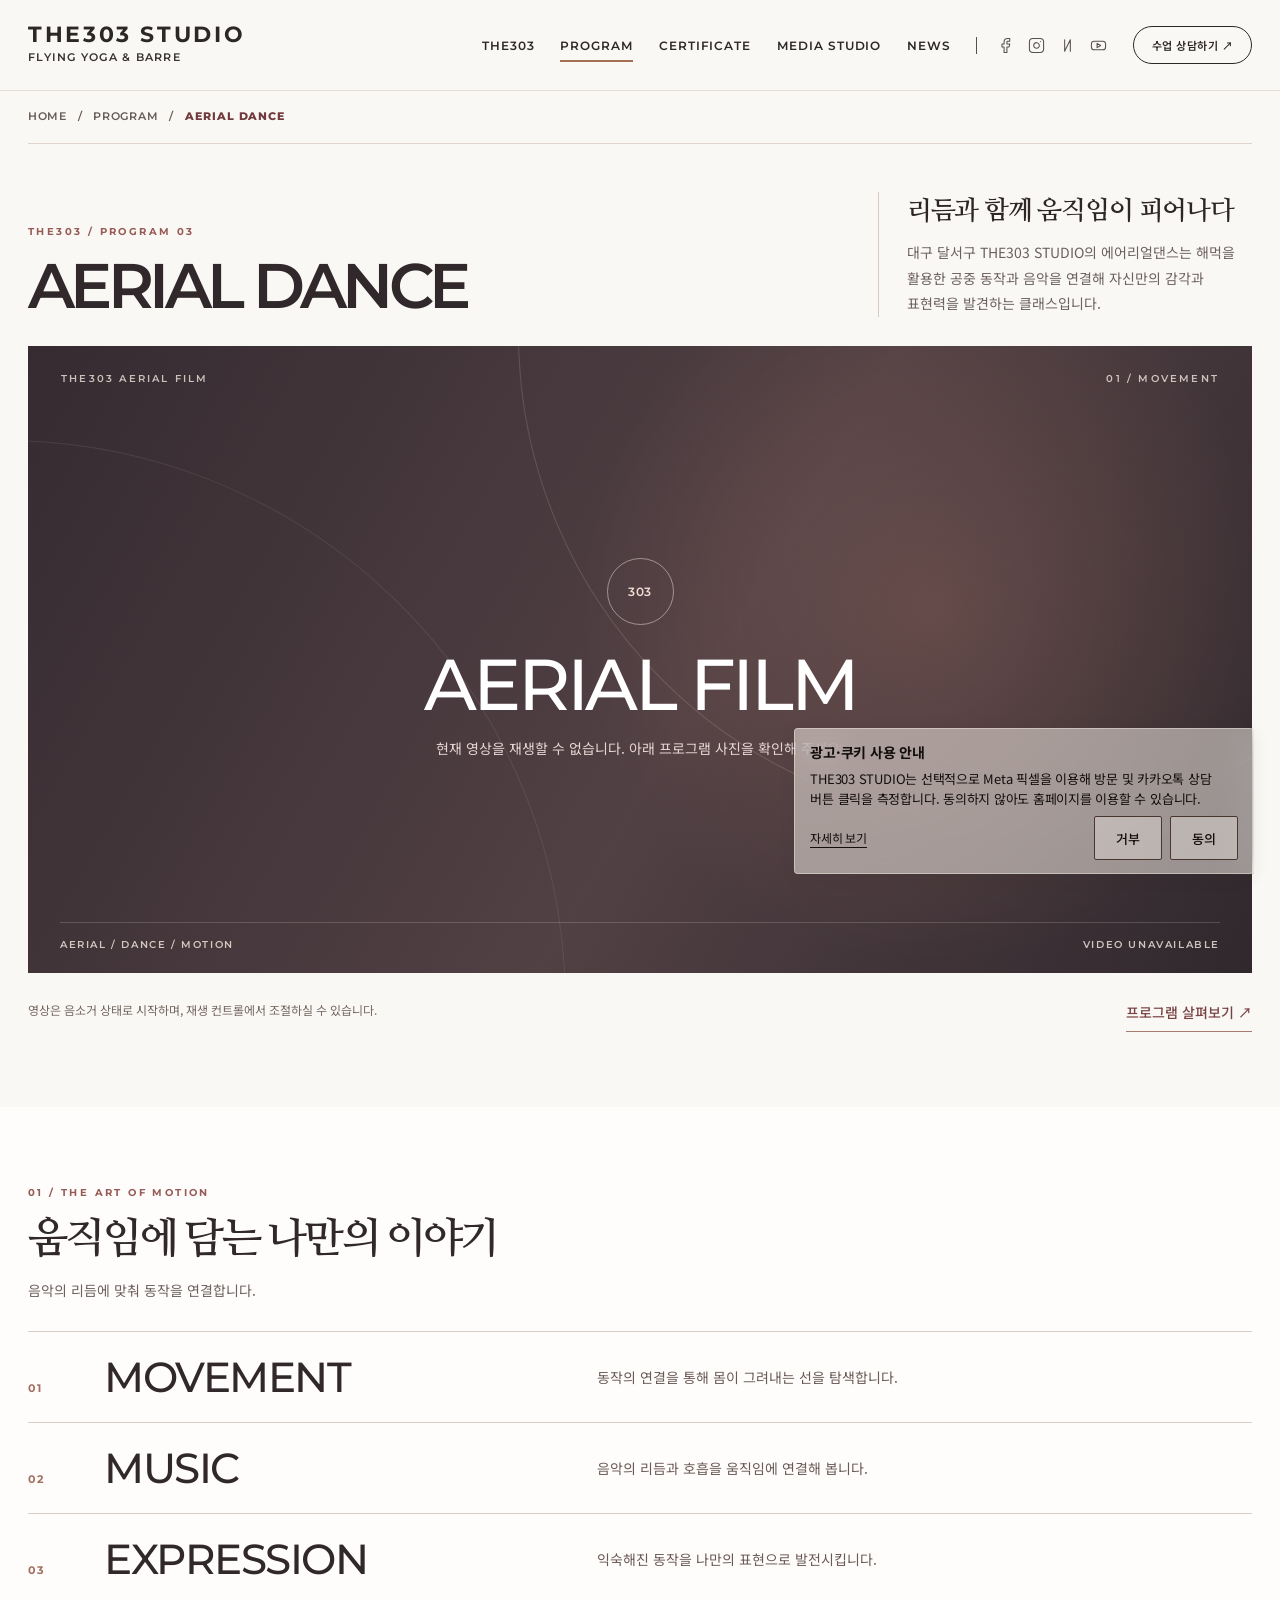
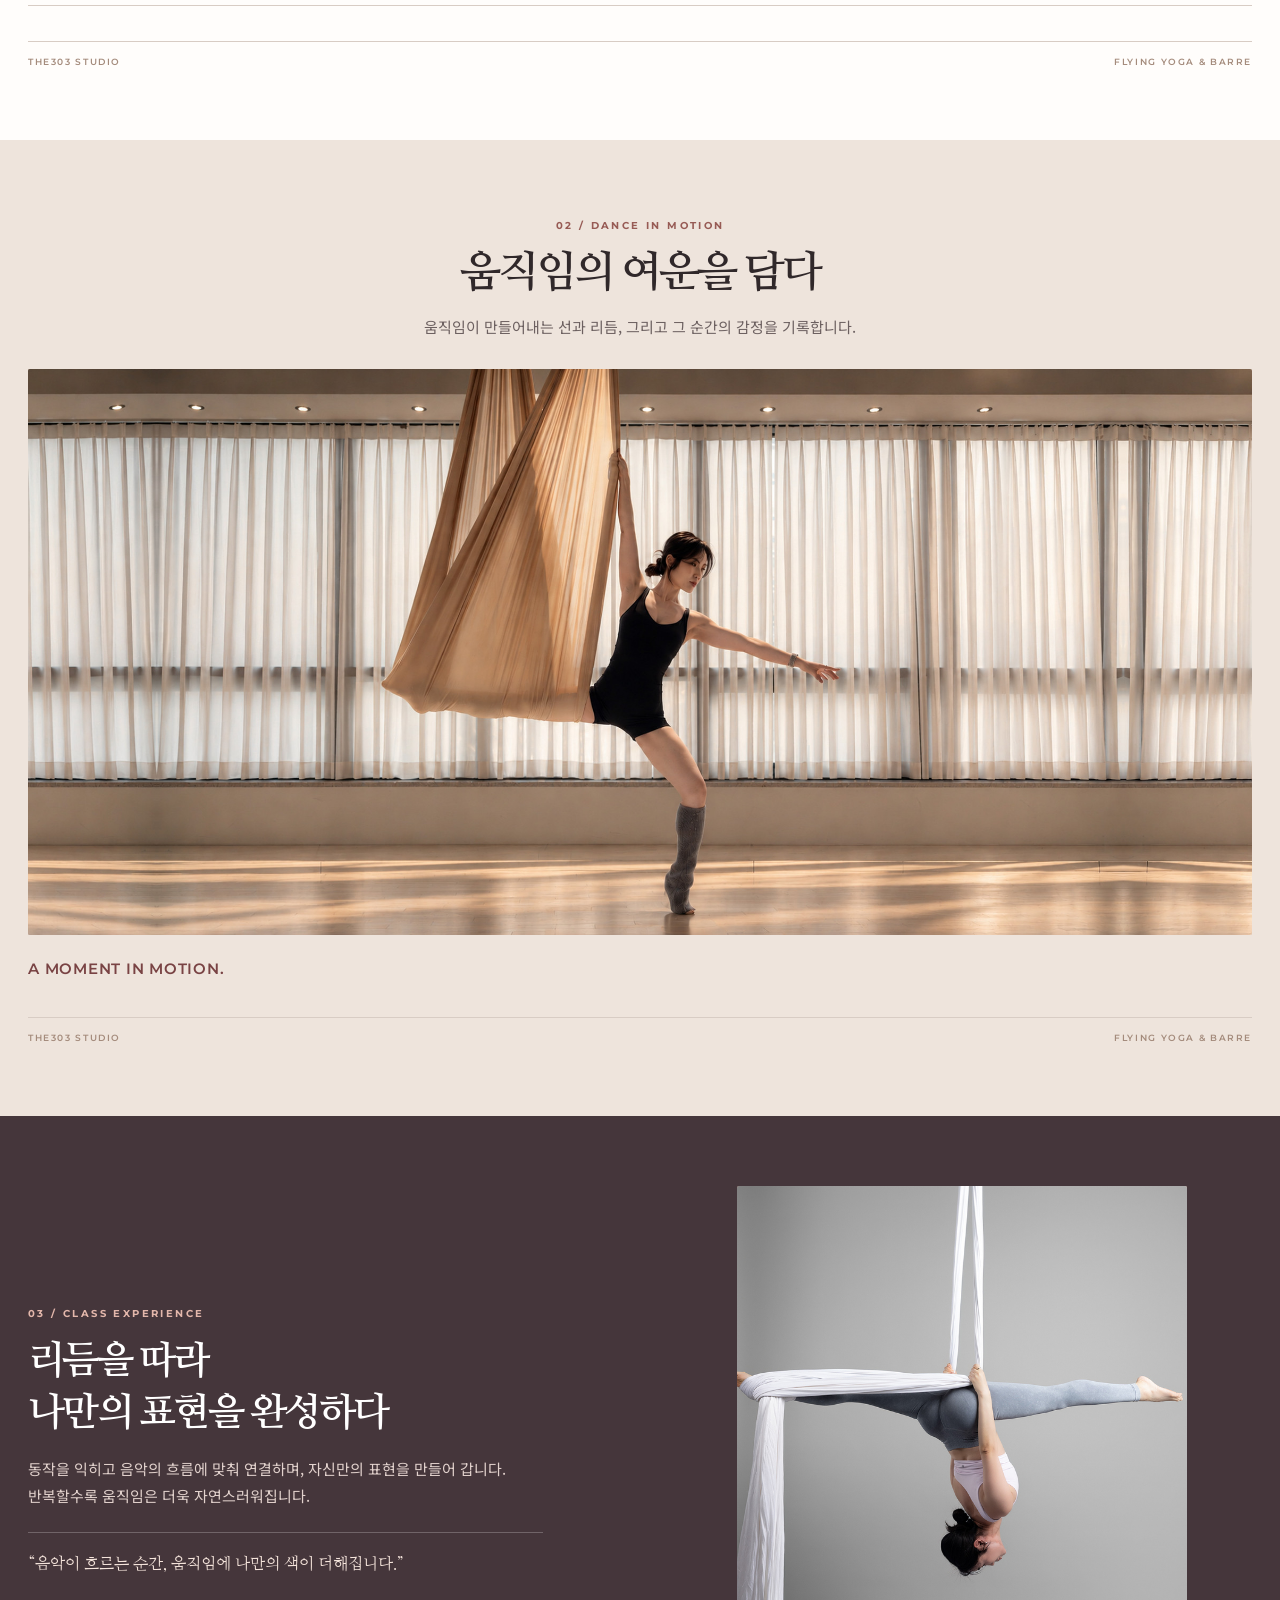
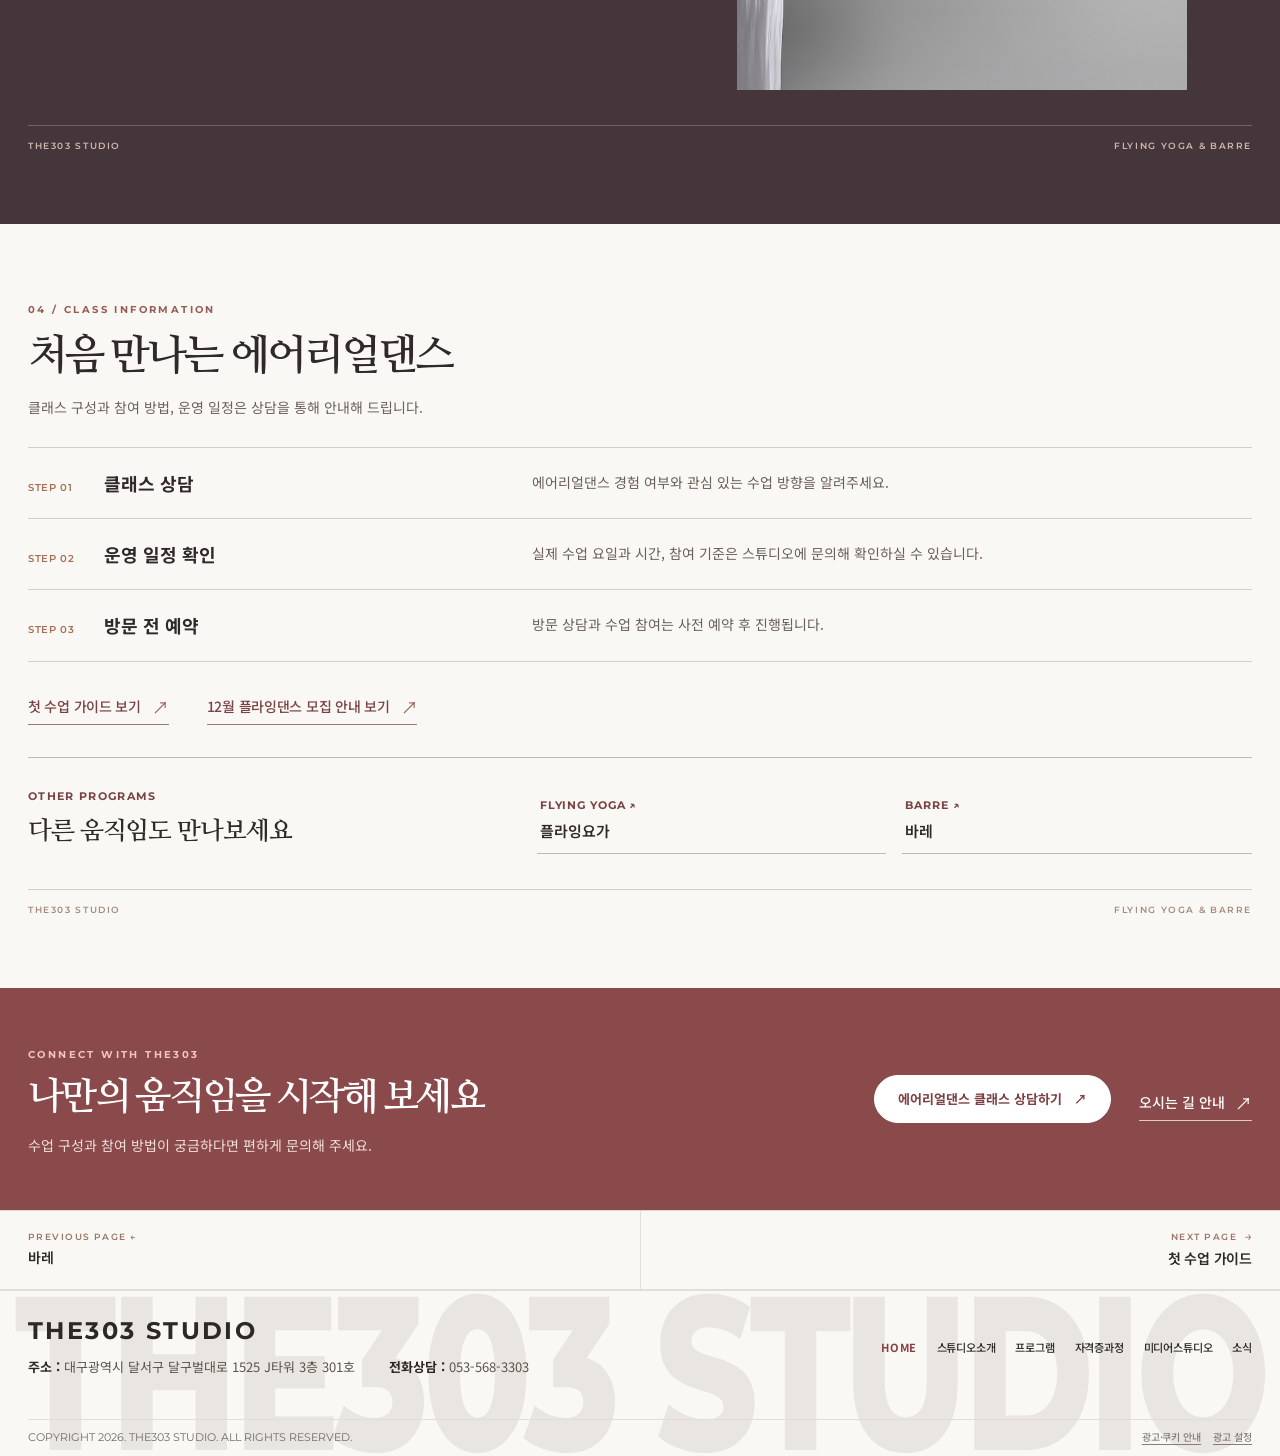
<file: program-dance.html>
<!doctype html><html lang="ko"><head><meta charset="utf-8"><meta name="viewport" content="width=device-width,initial-scale=1"><meta name="theme-color" content="#FAF8F5">
<title>대구 에어리얼댄스 | 더303스튜디오</title><meta name="description" content="대구 달서구 더303스튜디오 에어리얼댄스. 음악과 공중 동작을 연결하는 움직임, 클래스 소개 및 상담 안내."><meta property="og:type" content="website"><meta property="og:title" content="대구 에어리얼댄스 | 더303스튜디오"><meta property="og:description" content="대구 달서구 더303스튜디오 에어리얼댄스. 음악과 공중 동작을 연결하는 움직임, 클래스 소개 및 상담 안내."><meta property="og:image" content="https://the303studio.kr/images/dance/movement-pc.jpg">
<link rel="preconnect" href="https://fonts.googleapis.com"><link rel="preconnect" href="https://fonts.gstatic.com" crossorigin><link href="https://fonts.googleapis.com/css2?family=DM+Sans:wght@400;500;600;700&amp;family=Noto+Sans+KR:wght@300;400;500;600;700&amp;family=Nanum+Myeongjo:wght@400;600;700&amp;family=Montserrat:wght@300;400;500;600;700;800&amp;display=swap" rel="stylesheet">
<link rel="stylesheet" href="./css/base.css"><link rel="stylesheet" href="./css/navigation.css?v=20261117-v05"><link rel="stylesheet" href="./css/responsive.css"><link rel="stylesheet" href="./css/refinements.css"><link rel="stylesheet" href="./css/pages.css"><script>if(new URLSearchParams(location.search).get('editor')==='on')document.documentElement.classList.add('the303-admin-mode');</script><style id="the303-dance-v18">
/* AERIAL DANCE v18 | deliberately independent visuals; shared navigation preserved */
body[data-page="program-dance"]{--d-ink:#2d2526;--d-wine:#794344;--d-cream:#faf8f5;--d-sand:#f0e8e0;--d-rule:#d8ccc4;--d-muted:#6c6060}
body[data-page="program-dance"] .dance18{color:var(--d-ink);overflow:hidden}
body[data-page="program-dance"] .dance18 .d-wrap{width:min(1180px,calc(100% - 56px));margin-inline:auto}
body[data-page="program-dance"] .dance18 .d-kicker{font:700 10px/1.5 'Montserrat','Noto Sans KR',sans-serif;letter-spacing:.24em;color:#975b55;text-transform:uppercase}
body[data-page="program-dance"] .dance18 .d-breadcrumb{display:flex;align-items:center;flex-wrap:wrap;gap:11px;padding:18px 0 17px;border-bottom:1px solid #ddd5ce;font:600 10px/1.5 'Montserrat','Noto Sans KR',sans-serif;color:#8b7b74;letter-spacing:.09em}
body[data-page="program-dance"] .dance18 .d-breadcrumb .current{color:#723b3e;font-weight:800}
body[data-page="program-dance"] .dance18 .d-breadcrumb a:hover{color:#723b3e}
body[data-page="program-dance"] .dance18 .d-hero{background:#faf8f5;padding-bottom:75px}
body[data-page="program-dance"] .dance18 .d-hero-head{display:grid;grid-template-columns:minmax(0,1fr) minmax(285px,.46fr);gap:36px;align-items:end;padding:48px 0 29px}
body[data-page="program-dance"] .dance18 .d-title{font:600 clamp(48px,6.4vw,88px)/.98 'Montserrat',sans-serif;white-space:nowrap;letter-spacing:-.065em;margin:15px 0 0;color:#30282a}
body[data-page="program-dance"] .dance18 .d-hero-side{border-left:1px solid var(--d-rule);padding-left:28px;min-width:0}
body[data-page="program-dance"] .dance18 .d-lead{font:600 clamp(21px,2.05vw,27px)/1.5 'Nanum Myeongjo',serif;letter-spacing:-.045em;margin-bottom:9px}
body[data-page="program-dance"] .dance18 .d-copy{font:400 14px/1.82 'Noto Sans KR',sans-serif;color:var(--d-muted);word-break:keep-all}
body[data-page="program-dance"] .dance18 .d-film{position:relative;isolation:isolate;aspect-ratio:16/8.2;min-height:410px;background:#342b31;overflow:hidden;}
body[data-page="program-dance"] .dance18 .d-film::before{content:'';position:absolute;inset:0;z-index:-1;background:radial-gradient(circle at 74% 42%,rgba(172,118,101,.29) 0,transparent 36%),linear-gradient(120deg,#352b31 0%,#514044 55%,#30282d 100%)}
body[data-page="program-dance"] .dance18 .d-film-decor{position:absolute;border:1px solid rgba(239,216,198,.16);width:80%;aspect-ratio:1;border-radius:50%;left:40%;top:-80%;transform:rotate(-24deg);pointer-events:none}
body[data-page="program-dance"] .dance18 .d-film-decor.two{left:-48%;top:15%;width:92%;border-color:rgba(233,214,207,.1)}
body[data-page="program-dance"] .dance18 .d-film-top{position:absolute;z-index:2;top:26px;left:33px;right:33px;display:flex;justify-content:space-between;align-items:center;gap:12px;font:600 10px/1.4 'Montserrat',sans-serif;letter-spacing:.22em;color:rgba(255,244,234,.74)}
body[data-page="program-dance"] .dance18 .d-film-content{position:absolute;inset:0;display:flex;flex-direction:column;align-items:center;justify-content:center;text-align:center;padding:36px 26px;gap:15px;z-index:1;color:#fff;transition:opacity .25s ease,visibility .25s ease}
body[data-page="program-dance"] .dance18 .d-film-emblem{display:flex;width:67px;height:67px;align-items:center;justify-content:center;border:1px solid rgba(255,246,240,.45);border-radius:50%;font:600 12px 'Montserrat',sans-serif;letter-spacing:.04em;color:#f0dcd3;margin-bottom:7px}
body[data-page="program-dance"] .dance18 .d-film-soon{font:500 clamp(36px,5.6vw,74px)/1.06 'Montserrat',sans-serif;letter-spacing:-.048em;white-space:nowrap}
body[data-page="program-dance"] .dance18 .d-film-copy{font:400 14px/1.7 'Noto Sans KR',sans-serif;color:#e7d7d4;max-width:440px}
body[data-page="program-dance"] .dance18 .d-film-bottom{position:absolute;z-index:2;bottom:21px;left:32px;right:32px;display:flex;justify-content:space-between;align-items:center;gap:15px;border-top:1px solid rgba(244,225,214,.19);padding-top:15px;font:600 10px/1.4 'Montserrat',sans-serif;letter-spacing:.16em;color:rgba(255,244,234,.76)}
body[data-page="program-dance"] .dance18 .d-film video{position:absolute;inset:0;width:100%;height:100%;display:none;object-fit:cover;background:#241d22;z-index:1}
body[data-page="program-dance"] .dance18 .d-film.has-video video{display:block}
body[data-page="program-dance"] .dance18 .d-film.has-video .d-film-content{opacity:0;visibility:hidden}
body[data-page="program-dance"] .dance18 .d-film.has-video .d-film-bottom{pointer-events:none}
body[data-page="program-dance"] .dance18 .d-film-note{padding:15px 0 0;display:flex;justify-content:space-between;gap:15px;align-items:center}
body[data-page="program-dance"] .dance18 .d-film-note p{font:400 12px/1.7 'Noto Sans KR',sans-serif;color:#746760}
body[data-page="program-dance"] .dance18 .d-film-note a{font:700 12px 'Noto Sans KR',sans-serif;color:#794344;border-bottom:1px solid #a67c70;padding:8px 0;white-space:nowrap}
body[data-page="program-dance"] .dance18 .d-section{padding:84px 0}
body[data-page="program-dance"] .dance18 .d-heading{font:600 clamp(29px,3.55vw,48px)/1.32 'Nanum Myeongjo',serif;letter-spacing:-.07em;word-break:keep-all;color:#30282a;margin:14px 0 19px}
body[data-page="program-dance"] .dance18 .d-section-head{display:flex;justify-content:space-between;align-items:end;gap:40px;margin-bottom:36px}
body[data-page="program-dance"] .dance18 .d-section-head .d-copy{max-width:440px}
body[data-page="program-dance"] .dance18 .d-sign{display:flex;justify-content:space-between;gap:14px;border-top:1px solid var(--d-rule);padding-top:13px;margin-top:35px;color:#a48b7c;font:600 9px/1.45 'Montserrat',sans-serif;letter-spacing:.18em}
/* RHYTHM — typographic rows, not repeating photo cards */
body[data-page="program-dance"] .dance18 .d-rhythm{background:#fffdfb}
body[data-page="program-dance"] .dance18 .d-rhythm-rows{border-top:1px solid var(--d-rule)}
body[data-page="program-dance"] .dance18 .d-rhythm-row{display:grid;grid-template-columns:54px minmax(0,.9fr) minmax(0,1.25fr);gap:22px;align-items:center;padding:20px 0;border-bottom:1px solid var(--d-rule)}
body[data-page="program-dance"] .dance18 .d-rhythm-row .num{font:700 11px 'Montserrat',sans-serif;color:#a36f61;letter-spacing:.17em}
body[data-page="program-dance"] .dance18 .d-rhythm-row h3{font:500 clamp(25px,3.6vw,42px)/1.2 'Montserrat',sans-serif;letter-spacing:-.035em;color:#30282a}
body[data-page="program-dance"] .dance18 .d-rhythm-row p{font:400 14px/1.75 'Noto Sans KR',sans-serif;color:#6a5a57}
/* KINETIC PHOTO — elongated wide visual, separate caption */
body[data-page="program-dance"] .dance18 .d-photo-story{background:#eee4dc}
body[data-page="program-dance"] .dance18 .d-photo-wide{aspect-ratio:16/7.1;min-height:330px;background:#bca092}
body[data-page="program-dance"] .dance18 .d-photo-wide img{width:100%;height:100%;object-fit:cover}
body[data-page="program-dance"] .dance18 .d-photo-caption{display:flex;align-items:start;justify-content:space-between;gap:35px;margin-top:21px}
body[data-page="program-dance"] .dance18 .d-photo-caption p{max-width:490px}
body[data-page="program-dance"] .dance18 .d-photo-caption strong{font:600 15px 'Montserrat',sans-serif;letter-spacing:.05em;color:#794344}
/* PERFORMANCE SECTION — image with its own safe column */
body[data-page="program-dance"] .dance18 .d-experience{background:#45363b;color:#fff}
body[data-page="program-dance"] .dance18 .d-experience-grid{display:grid;grid-template-columns:minmax(0,1.02fr) minmax(0,.98fr);gap:clamp(42px,6vw,88px);align-items:center}
body[data-page="program-dance"] .dance18 .d-experience .d-heading{color:#fff}
body[data-page="program-dance"] .dance18 .d-experience .d-copy{color:#e2d2cd}
body[data-page="program-dance"] .dance18 .d-experience .d-kicker{color:#e3b7ab}
body[data-page="program-dance"] .dance18 .d-experience-photo{aspect-ratio:5/5.7;min-height:0;max-height:560px;width:min(100%,465px);justify-self:end;background:#90746e}
body[data-page="program-dance"] .dance18 .d-quote{font:400 16px/1.7 'Nanum Myeongjo',serif;margin-top:22px;color:#f4e4db;padding-top:18px;border-top:1px solid rgba(255,255,255,.23)}
body[data-page="program-dance"] .dance18 .d-experience .d-sign{border-top-color:rgba(255,255,255,.22);color:#d0b7ab}
/* INFORMATION */
body[data-page="program-dance"] .dance18 .d-info{background:#faf8f5}
body[data-page="program-dance"] .dance18 .d-info-rows{border-top:1px solid var(--d-rule)}
body[data-page="program-dance"] .dance18 .d-info-row{display:grid;grid-template-columns:50px minmax(180px,.57fr) 1fr;align-items:start;gap:18px;padding:22px 0;border-bottom:1px solid var(--d-rule)}
body[data-page="program-dance"] .dance18 .d-info-row span{font:700 11px 'Montserrat',sans-serif;color:#a66f52}
body[data-page="program-dance"] .dance18 .d-info-row h3{font-size:18px;line-height:1.45;color:#30282a}
body[data-page="program-dance"] .dance18 .d-info-row p{font-size:14px;line-height:1.8;color:#6b5f59}
body[data-page="program-dance"] .dance18 .d-other{display:flex;align-items:center;justify-content:space-between;gap:24px;border-top:1px solid var(--d-rule);padding-top:26px;margin-top:40px}
body[data-page="program-dance"] .dance18 .d-other .d-kicker{margin-bottom:5px;display:block}
body[data-page="program-dance"] .dance18 .d-other h3{font:600 21px/1.35 'Nanum Myeongjo',serif}
body[data-page="program-dance"] .dance18 .d-other-links{display:flex;gap:30px;flex-wrap:wrap}
body[data-page="program-dance"] .dance18 .d-other-links a{font:600 13px/1.4 'Noto Sans KR',sans-serif;display:inline-flex;gap:16px;align-items:center;min-height:44px;border-bottom:1px solid var(--d-rule)}
body[data-page="program-dance"] .dance18 .d-other-links a span{color:#a66f52}
body[data-page="program-dance"] .dance18 .d-cta{background:#8a494b;padding:51px 0;color:#fff}
body[data-page="program-dance"] .dance18 .d-cta-inner{display:flex;align-items:center;justify-content:space-between;gap:28px}
body[data-page="program-dance"] .dance18 .d-cta .d-heading{color:#fff;font-size:clamp(27px,3vw,42px);margin:10px 0}
body[data-page="program-dance"] .dance18 .d-cta .d-copy{color:#f1dfd9}
body[data-page="program-dance"] .dance18 .d-cta a{color:#fff;border-bottom:1px solid rgba(255,255,255,.7);padding:12px 0;font-size:13px;font-weight:700;white-space:nowrap;min-height:44px}
@media(max-width:1080px){
body[data-page="program-dance"] .dance18 .d-title{font-size:clamp(44px,6.6vw,72px)}
body[data-page="program-dance"] .dance18 .d-hero-head{grid-template-columns:minmax(0,1fr) minmax(260px,.58fr);gap:24px}
}
@media(max-width:850px){
body[data-page="program-dance"] .dance18 .d-wrap{width:calc(100% - 40px)}
body[data-page="program-dance"] .dance18 .d-hero{padding-bottom:44px}
body[data-page="program-dance"] .dance18 .d-breadcrumb{padding:12px 0;font-size:9px;gap:8px}
body[data-page="program-dance"] .dance18 .d-hero-head{grid-template-columns:1fr;gap:15px;padding:28px 0 24px;align-items:start}
body[data-page="program-dance"] .dance18 .d-title{font-size:clamp(24px,7.5vw,56px);letter-spacing:-.065em;margin:9px 0 0;line-height:1.05}
body[data-page="program-dance"] .dance18 .d-hero-side{border-left:0;border-top:1px solid var(--d-rule);padding:16px 0 0}
body[data-page="program-dance"] .dance18 .d-lead{font-size:clamp(19px,5.1vw,25px);margin-bottom:7px}
body[data-page="program-dance"] .dance18 .d-copy{font-size:13px;line-height:1.7}
body[data-page="program-dance"] .dance18 .d-film{aspect-ratio:4/5;min-height:0}
body[data-page="program-dance"] .dance18 .d-film-top{top:17px;left:17px;right:17px;letter-spacing:.14em;font-size:8px}
body[data-page="program-dance"] .dance18 .d-film-bottom{bottom:15px;left:17px;right:17px;font-size:8px;letter-spacing:.09em}
body[data-page="program-dance"] .dance18 .d-film-content{padding:24px 16px;gap:12px}
body[data-page="program-dance"] .dance18 .d-film-soon{font-size:clamp(29px,9vw,55px)}
body[data-page="program-dance"] .dance18 .d-film-copy{font-size:12px;line-height:1.65}
body[data-page="program-dance"] .dance18 .d-film-emblem{width:54px;height:54px;margin-bottom:4px}
body[data-page="program-dance"] .dance18 .d-film-note{flex-direction:column;align-items:flex-start;gap:4px;padding-top:12px}
body[data-page="program-dance"] .dance18 .d-section{padding:48px 0}
body[data-page="program-dance"] .dance18 .d-heading{font-size:clamp(27px,7.4vw,36px);line-height:1.35;margin:9px 0 14px}
body[data-page="program-dance"] .dance18 .d-section-head{flex-direction:column;align-items:flex-start;gap:2px;margin-bottom:20px}
body[data-page="program-dance"] .dance18 .d-rhythm-row{grid-template-columns:37px 1fr;gap:5px 11px;padding:18px 0}
body[data-page="program-dance"] .dance18 .d-rhythm-row h3{font-size:clamp(21px,6vw,29px)}
body[data-page="program-dance"] .dance18 .d-rhythm-row p{grid-column:2;font-size:13px;line-height:1.65}
body[data-page="program-dance"] .dance18 .d-photo-wide{aspect-ratio:4/5;min-height:0}
body[data-page="program-dance"] .dance18 .d-photo-caption{flex-direction:column;gap:8px;margin-top:14px}
body[data-page="program-dance"] .dance18 .d-experience-grid{grid-template-columns:1fr;gap:21px}
body[data-page="program-dance"] .dance18 .d-experience-photo{aspect-ratio:5/4;min-height:0;max-height:none;max-width:100%;width:100%;justify-self:stretch;order:2}
body[data-page="program-dance"] .dance18 .d-experience-copy{order:1}
body[data-page="program-dance"] .dance18 .d-quote{font-size:16px;margin-top:18px}
body[data-page="program-dance"] .dance18 .d-info-row{grid-template-columns:34px 1fr;gap:5px 12px;padding:18px 0}
body[data-page="program-dance"] .dance18 .d-info-row h3{font-size:17px}
body[data-page="program-dance"] .dance18 .d-info-row p{grid-column:2;line-height:1.7;font-size:13px}
body[data-page="program-dance"] .dance18 .d-other{flex-direction:column;align-items:flex-start;gap:15px;margin-top:26px}
body[data-page="program-dance"] .dance18 .d-other-links{gap:20px}
body[data-page="program-dance"] .dance18 .d-cta{padding:42px 0}
body[data-page="program-dance"] .dance18 .d-cta-inner{flex-direction:column;align-items:flex-start;gap:15px}
}
@media(max-width:360px){
body[data-page="program-dance"] .dance18 .d-wrap{width:calc(100% - 32px)}
body[data-page="program-dance"] .dance18 .d-film-soon{font-size:28px}
body[data-page="program-dance"] .dance18 .d-film-top span:last-child{max-width:80px;text-align:right}
}
@media(prefers-reduced-motion:reduce){body[data-page="program-dance"] .dance18 .d-film-content{transition:none}}

/* v18.1 — Korean copy rhythm and responsive line breaks */
body[data-page="program-dance"] .dance18 .d-lead,
body[data-page="program-dance"] .dance18 .d-photo-story .d-heading{
  text-wrap:balance;word-break:keep-all;overflow-wrap:break-word;
}
@media (max-width:850px){
  body[data-page="program-dance"] .dance18 .d-lead{
    font-size:clamp(19px,5.15vw,24px);line-height:1.45;letter-spacing:-.055em;
  }
  body[data-page="program-dance"] .dance18 .d-photo-story .d-heading{
    font-size:clamp(23px,6.15vw,31px);line-height:1.33;letter-spacing:-.065em;
  }
}
@media (max-width:360px){
  body[data-page="program-dance"] .dance18 .d-photo-story .d-heading{
    font-size:clamp(21px,6.2vw,23px);
  }
}

/* v18.2 — visual balance audit: art statement + performance section */
body[data-page="program-dance"] .dance18 .d-rhythm .d-section-head{
  display:grid;grid-template-columns:minmax(0,1.36fr) minmax(0,.64fr);
  align-items:center;column-gap:clamp(30px,4vw,64px);margin-bottom:30px;
}
body[data-page="program-dance"] .dance18 .d-rhythm .d-section-head > div{min-width:0}
body[data-page="program-dance"] .dance18 .d-rhythm .d-section-head .d-heading{
  font-size:clamp(30px,3.35vw,44px);margin:13px 0 0;line-height:1.3;
  word-break:keep-all;text-wrap:balance;
}
body[data-page="program-dance"] .dance18 .d-rhythm .d-section-head .d-copy{
  font-size:15px;line-height:1.65;max-width:none;min-width:0;
}
body[data-page="program-dance"] .dance18 .d-experience-copy{min-width:0;align-self:center}
body[data-page="program-dance"] .dance18 .d-experience .d-heading{
  font-size:clamp(30px,3.2vw,42px);line-height:1.36;letter-spacing:-.07em;
  max-width:550px;word-break:keep-all;text-wrap:balance;
}
body[data-page="program-dance"] .dance18 .d-experience .d-copy{
  max-width:545px;font-size:15px;line-height:1.82;
}
body[data-page="program-dance"] .dance18 .d-experience .d-quote{
  max-width:545px;word-break:keep-all;text-wrap:pretty;
}
@media(max-width:1080px) and (min-width:851px){
 body[data-page="program-dance"] .dance18 .d-rhythm .d-section-head{grid-template-columns:minmax(0,1.1fr) minmax(0,.9fr)}
 body[data-page="program-dance"] .dance18 .d-experience-grid{gap:32px;grid-template-columns:minmax(0,1fr) minmax(0,.92fr)}
 body[data-page="program-dance"] .dance18 .d-experience .d-heading{font-size:clamp(29px,3.3vw,35px)}
}
@media(max-width:850px){
 body[data-page="program-dance"] .dance18 .d-rhythm .d-section-head{display:flex;flex-direction:column;align-items:flex-start;gap:12px;margin-bottom:22px}
 body[data-page="program-dance"] .dance18 .d-rhythm .d-section-head .d-heading{font-size:clamp(26px,6.5vw,34px);line-height:1.36;margin:10px 0 0}
 body[data-page="program-dance"] .dance18 .d-rhythm .d-section-head .d-copy{font-size:13px;line-height:1.7}
 body[data-page="program-dance"] .dance18 .d-experience .d-heading{font-size:clamp(27px,6.8vw,35px);line-height:1.35;margin:10px 0 14px}
 body[data-page="program-dance"] .dance18 .d-experience .d-copy{font-size:13px;line-height:1.76}
 body[data-page="program-dance"] .dance18 .d-experience .d-quote{font-size:15px;line-height:1.7;margin-top:18px;padding-top:17px}
}


/* v18.4 — structural visual balance: grouped heading + description, never separated far apart */
body[data-page="program-dance"] .dance18 .d-section{padding-top:70px;padding-bottom:72px}
/* Editorial rhythm: heading and description form ONE visual block above numbered rows. */
body[data-page="program-dance"] .dance18 .d-rhythm .d-section-head,
body[data-page="program-dance"] .dance18 .d-info .d-section-head{
  display:flex;
  flex-direction:column;
  align-items:flex-start;
  justify-content:flex-start;
  gap:11px;
  margin-bottom:28px;
  text-align:left;
}
body[data-page="program-dance"] .dance18 .d-rhythm .d-section-head>div,
body[data-page="program-dance"] .dance18 .d-info .d-section-head>div{width:100%;max-width:780px;min-width:0}
body[data-page="program-dance"] .dance18 .d-rhythm .d-section-head .d-heading,
body[data-page="program-dance"] .dance18 .d-info .d-section-head .d-heading{
  font-size:clamp(30px,3.25vw,44px);
  line-height:1.3;
  margin:12px 0 0;
  max-width:780px;
  word-break:keep-all;
  text-wrap:balance;
}
body[data-page="program-dance"] .dance18 .d-rhythm .d-section-head>.d-copy,
body[data-page="program-dance"] .dance18 .d-info .d-section-head>.d-copy{
  width:100%;max-width:720px;
  margin:0;
  line-height:1.75;
  font-size:14px;
}
/* The photo story is a centered photographic statement, not two unrelated text columns. */
body[data-page="program-dance"] .dance18 .d-photo-story .d-section-head{
  display:flex;
  flex-direction:column;
  justify-content:center;
  align-items:center;
  gap:12px;
  text-align:center;
  margin:0 auto 30px;
  max-width:900px;
}
body[data-page="program-dance"] .dance18 .d-photo-story .d-section-head>div{width:100%;min-width:0}
body[data-page="program-dance"] .dance18 .d-photo-story .d-section-head .d-heading{
  font-size:clamp(32px,3.35vw,45px);
  line-height:1.3;
  margin:12px auto 0;
  max-width:850px;
  word-break:keep-all;
  text-wrap:balance;
}
body[data-page="program-dance"] .dance18 .d-photo-story .d-section-head>.d-copy{
  max-width:720px;
  margin:0 auto;
  font-size:15px;
  line-height:1.7;
  text-align:center;
  word-break:keep-all;
  text-wrap:pretty;
}
body[data-page="program-dance"] .dance18 .d-photo-story .d-photo-wide{
  width:100%;
  aspect-ratio:16/7.4;
  min-height:0;
}
body[data-page="program-dance"] .dance18 .d-photo-caption{align-items:baseline;gap:25px}
/* Experience: keep an equal visual center, controlled photo height and a self-contained quote. */
body[data-page="program-dance"] .dance18 .d-experience-grid{
  display:grid;
  grid-template-columns:minmax(0,1fr) minmax(0,1fr);
  gap:clamp(32px,5vw,70px);
  align-items:center;
}
body[data-page="program-dance"] .dance18 .d-experience-copy{min-width:0;align-self:center;max-width:540px}
body[data-page="program-dance"] .dance18 .d-experience .d-heading{
  font-size:clamp(30px,3.05vw,42px);
  max-width:530px;
  line-height:1.34;
  margin-bottom:16px;
  word-break:keep-all;
  text-wrap:balance;
}
body[data-page="program-dance"] .dance18 .d-experience .d-copy{max-width:520px;font-size:15px;line-height:1.76}
body[data-page="program-dance"] .dance18 .d-experience .d-quote{
  max-width:515px;
  font-size:16px;
  line-height:1.65;
  margin-top:23px;
  word-break:keep-all;
  text-wrap:pretty;
}
body[data-page="program-dance"] .dance18 .d-experience-photo{
  width:min(100%,450px);
  max-height:525px;
  aspect-ratio:5/5.6;
  justify-self:center;
}
@media(max-width:1024px) and (min-width:851px){
 body[data-page="program-dance"] .dance18 .d-experience-grid{gap:30px}
 body[data-page="program-dance"] .dance18 .d-experience .d-heading{font-size:clamp(29px,3.3vw,36px)}
 body[data-page="program-dance"] .dance18 .d-experience-photo{width:min(100%,400px)}
}
@media(max-width:850px){
 body[data-page="program-dance"] .dance18 .d-section{padding-top:47px;padding-bottom:49px}
 body[data-page="program-dance"] .dance18 .d-rhythm .d-section-head,
 body[data-page="program-dance"] .dance18 .d-info .d-section-head{gap:8px;margin-bottom:21px}
 body[data-page="program-dance"] .dance18 .d-rhythm .d-section-head .d-heading,
 body[data-page="program-dance"] .dance18 .d-info .d-section-head .d-heading{
  font-size:clamp(26px,6.4vw,34px);line-height:1.35;margin:9px 0 0;
 }
 body[data-page="program-dance"] .dance18 .d-rhythm .d-section-head>.d-copy,
 body[data-page="program-dance"] .dance18 .d-info .d-section-head>.d-copy{font-size:13px;line-height:1.7}
 body[data-page="program-dance"] .dance18 .d-photo-story .d-section-head{
  gap:9px;max-width:100%;margin-bottom:22px;text-align:left;align-items:flex-start;
 }
 body[data-page="program-dance"] .dance18 .d-photo-story .d-section-head .d-heading{
  font-size:clamp(25px,6.35vw,34px);line-height:1.34;margin:9px 0 0;text-align:left;
 }
 body[data-page="program-dance"] .dance18 .d-photo-story .d-section-head>.d-copy{
  text-align:left;margin:0;max-width:100%;font-size:13px;line-height:1.7;
 }
 body[data-page="program-dance"] .dance18 .d-photo-story .d-photo-wide{aspect-ratio:4/5;min-height:0}
 body[data-page="program-dance"] .dance18 .d-photo-caption{align-items:flex-start}
 body[data-page="program-dance"] .dance18 .d-experience-grid{grid-template-columns:1fr;gap:24px}
 body[data-page="program-dance"] .dance18 .d-experience .d-heading{
  font-size:clamp(26px,6.6vw,35px);line-height:1.35;margin:10px 0 14px;
 }
 body[data-page="program-dance"] .dance18 .d-experience .d-copy{font-size:13px;line-height:1.7}
 body[data-page="program-dance"] .dance18 .d-experience .d-quote{font-size:15px;line-height:1.68;margin-top:17px}
 body[data-page="program-dance"] .dance18 .d-experience-photo{
  order:2;width:100%;max-width:none;max-height:none;aspect-ratio:5/4;justify-self:stretch;
 }
}

</style>
<link rel="stylesheet" href="./css/subpage-image-motion.css?v=20261030"><link rel="stylesheet" href="./css/subpage-layout-grid.css?v=20261031a"><link rel="stylesheet" href="./css/editorial-quality-final.css?v=20261031b"><link rel="stylesheet" href="./css/mobile-art-direction.css?v=20261031m1">
<link rel="stylesheet" href="./css/dynamic-hero-art-direction.css?v=20261031d3">
<link rel="stylesheet" href="./css/hero-intro-refinement.css?v=20261031r1">
<link rel="stylesheet" href="./css/dance-ux-20261031.css?v=1">
<link rel="stylesheet" href="./css/program-titles.css">
  <link rel="stylesheet" href="./css/footer-motion-test.css">
    <link rel="stylesheet" href="./css/footer-v57.css?v=20261124-v58-all-pages">
  <link rel="stylesheet" href="./css/program-cta-links-v21.css">
  <link rel="canonical" href="https://the303studio.kr/program-dance.html">
  <meta property="og:url" content="https://the303studio.kr/program-dance.html">
  <meta property="og:site_name" content="THE303 STUDIO">
  <meta property="og:locale" content="ko_KR">
  <meta name="twitter:card" content="summary_large_image">
  <link rel="icon" href="/favicon.ico" sizes="any">
  <link rel="icon" type="image/png" sizes="32x32" href="/favicon-32x32.png">
  <link rel="apple-touch-icon" href="/apple-touch-icon.png">
  <link rel="stylesheet" href="./css/meta-consent-v64.css">
  <script defer src="./js/meta-consent-v64.js"></script>
  <link rel="stylesheet" href="./css/v65-typography-spacing.css?v=20261126-v65-test1">
  <link rel="stylesheet" href="./css/v65-review-02.css?v=20261126-test2">
  <link rel="stylesheet" href="./css/v65-review-03.css?v=20261127-test3">
  <link rel="stylesheet" href="./css/v65-review-04.css?v=20261127-test4">
  <link rel="stylesheet" href="./css/footer-mobile-v65-05.css?v=20261127-v6505">
<meta property="og:image:width" content="2400">
<meta property="og:image:height" content="1065">
<meta name="twitter:title" content="대구 에어리얼댄스 | 더303스튜디오">
<meta name="twitter:description" content="대구 달서구 더303스튜디오 에어리얼댄스. 음악과 공중 동작을 연결하는 움직임, 클래스 소개 및 상담 안내.">
<meta name="twitter:image" content="https://the303studio.kr/images/dance/movement-pc.jpg">
<script type="application/ld+json">{"@context":"https://schema.org","@graph":[{"@type":"Service","@id":"https://the303studio.kr/program-dance.html#service","name":"에어리얼댄스 클래스","serviceType":"에어리얼댄스 클래스","description":"대구 달서구 더303스튜디오 에어리얼댄스. 음악과 공중 동작을 연결하는 움직임, 클래스 소개 및 상담 안내.","url":"https://the303studio.kr/program-dance.html","provider":{"@id":"https://the303studio.kr/#organization"},"areaServed":{"@type":"City","name":"대구광역시"}},{"@type":"BreadcrumbList","@id":"https://the303studio.kr/program-dance.html#breadcrumb","itemListElement":[{"@type":"ListItem","position":1,"name":"홈","item":"https://the303studio.kr/"},{"@type":"ListItem","position":2,"name":"에어리얼댄스","item":"https://the303studio.kr/program-dance.html"}]},{"@type":"WebPage","@id":"https://the303studio.kr/program-dance.html#webpage","url":"https://the303studio.kr/program-dance.html","name":"대구 에어리얼댄스 | 더303스튜디오","description":"대구 달서구 더303스튜디오 에어리얼댄스. 음악과 공중 동작을 연결하는 움직임, 클래스 소개 및 상담 안내.","inLanguage":"ko-KR","isPartOf":{"@id":"https://the303studio.kr/#website"},"about":{"@id":"https://the303studio.kr/#organization"},"primaryImageOfPage":{"@type":"ImageObject","url":"https://the303studio.kr/images/dance/movement-pc.jpg","width":2400,"height":1065},"mainEntity":{"@id":"https://the303studio.kr/program-dance.html#service"},"breadcrumb":{"@id":"https://the303studio.kr/program-dance.html#breadcrumb"}}]}</script>
</head><body class="the303-footer-v57 the303-subpage" data-page="program-dance"><a class="skip-link" href="#mainContent">본문 바로가기</a><div class="mobile-nav-backdrop" id="navBackdrop"></div><header class="site-header" id="siteHeader">
<div class="container nav-wrap">
<a aria-label="THE303 STUDIO 홈으로 이동" class="brand" href="index.html#home">
<span class="brand-main" data-text="brandEn">THE303 STUDIO</span>
<span class="brand-sub" data-text="brandSub">FLYING YOGA &amp; BARRE</span>
</a>
<button aria-controls="navPanel" aria-expanded="false" aria-label="메뉴 열기" class="menu-toggle" id="menuToggle" type="button">
<svg viewbox="0 0 24 24"><path d="M3 7h18M3 12h18M3 17h18"></path></svg>
</button>
<nav aria-label="주 메뉴" class="nav-panel" id="navPanel">
<a class="mobile-panel-brand" href="index.html" aria-label="THE303 STUDIO 메인페이지로 이동"><span data-text="brandEn">THE303 STUDIO</span><small aria-hidden="true">HOME <span class="home-link-arrow">↗</span></small></a>
<ul class="nav-list">
<li class="nav-dropdown">
<a class="nav-link" data-text="nav1" href="index.html#philosophy">THE303</a>
<button class="submenu-toggle" type="button"><svg class="nav-chevron" fill="none" stroke="currentColor" stroke-width="2" viewbox="0 0 24 24"><path d="m6 9 6 6 6-6"></path></svg></button>
<ul class="dropdown-menu">
<li><a data-text="navSub1_1" href="about-studio.html">스튜디오소개</a></li>
<li><a data-text="navSub1_2" href="contact.html">오시는길</a></li>
</ul>
</li>
<li class="nav-dropdown">
<a class="nav-link active" data-text="nav2" href="index.html#program">PROGRAM</a>
<button class="submenu-toggle" type="button"><svg class="nav-chevron" fill="none" stroke="currentColor" stroke-width="2" viewbox="0 0 24 24"><path d="m6 9 6 6 6-6"></path></svg></button>
<ul class="dropdown-menu">
<li><a data-text="navSub2_1" href="program-flying.html">플라잉요가</a></li>
<li><a data-text="navSub2_2" href="program-barre.html">바레</a></li>
<li><a aria-current="page" data-text="navSub2_3" href="program-dance.html">에어리얼댄스</a></li>
<li><a href="program-guide.html">첫 수업 가이드</a></li>
</ul>
</li>
<li class="nav-dropdown">
<a class="nav-link" data-text="nav3" href="index.html#ttc">CERTIFICATE</a>
<button class="submenu-toggle" type="button"><svg class="nav-chevron" fill="none" stroke="currentColor" stroke-width="2" viewbox="0 0 24 24"><path d="m6 9 6 6 6-6"></path></svg></button>
<ul class="dropdown-menu">
<li><a data-text="navSub3_1" href="ttc-cert.html">자격증과정</a></li>
<li><a data-text="navSub3_2" href="ttc-workshop.html">강사 워크샵</a></li>
</ul>
</li>
<li class="nav-dropdown">
<a class="nav-link" data-text="nav4" href="index.html#space">MEDIA STUDIO</a>
<button class="submenu-toggle" type="button"><svg class="nav-chevron" fill="none" stroke="currentColor" stroke-width="2" viewbox="0 0 24 24"><path d="m6 9 6 6 6-6"></path></svg></button>
<ul class="dropdown-menu">
<li><a data-text="navSub4_1" href="media-portfolio.html">포트폴리오</a></li>
<li><a data-text="navSub4_2" href="media-rental.html">촬영 및 대관 안내</a></li>
</ul>
</li>
<li class="nav-dropdown">
<a class="nav-link" data-text="nav5" href="index.html#news">NEWS</a>
<button class="submenu-toggle" type="button"><svg class="nav-chevron" fill="none" stroke="currentColor" stroke-width="2" viewbox="0 0 24 24"><path d="m6 9 6 6 6-6"></path></svg></button>
<ul class="dropdown-menu">
<li><a data-text="navSub5_1" href="news-notice.html">공지사항</a></li>
<li><a data-text="navSub5_2" href="news-gallery.html">갤러리</a></li>
</ul>
</li>
</ul>
<div class="nav-social">
<a aria-label="Facebook" data-link="socialFb" href="https://www.facebook.com/the303flyingyogastudio" rel="noopener noreferrer" target="_blank"><svg viewbox="0 0 24 24"><path d="M18 2h-3a5 5 0 0 0-5 5v3H7v4h3v8h4v-8h3l1-4h-4V7a1 1 0 0 1 1-1h3z"></path></svg></a>
<a aria-label="Instagram" data-link="socialIg" href="https://www.instagram.com/the303_flyingyoga_barre" rel="noopener noreferrer" target="_blank"><svg viewbox="0 0 24 24"><rect height="20" rx="5" ry="5" width="20" x="2" y="2"></rect><path d="M16 11.37A4 4 0 1 1 12.63 8 4 4 0 0 1 16 11.37z"></path><line x1="17.5" x2="17.51" y1="6.5" y2="6.5"></line></svg></a>
<a aria-label="Naver Blog" data-link="socialBlog" href="https://blog.naver.com/flyingthe303" rel="noopener noreferrer" target="_blank"><svg viewbox="0 0 24 24"><polyline points="8 4 8 20 16 4 16 20"></polyline></svg></a>
<a aria-label="YouTube" data-link="socialYt" href="https://www.youtube.com/@%EB%8D%94303%EC%8A%A4%ED%8A%9C%EB%94%94%EC%98%A4" rel="noopener noreferrer" target="_blank"><svg viewbox="0 0 24 24"><rect height="12" rx="4" ry="4" width="20" x="2" y="6"></rect><polygon points="10 9 15 12 10 15 10 9"></polygon></svg></a>
</div>
<div class="mobile-menu-social">
<a aria-label="Facebook" data-link="socialFb" href="https://www.facebook.com/the303flyingyogastudio" rel="noopener noreferrer" target="_blank"><svg viewbox="0 0 24 24"><path d="M18 2h-3a5 5 0 0 0-5 5v3H7v4h3v8h4v-8h3l1-4h-4V7a1 1 0 0 1 1-1h3z"></path></svg></a>
<a aria-label="Instagram" data-link="socialIg" href="https://www.instagram.com/the303_flyingyoga_barre" rel="noopener noreferrer" target="_blank"><svg viewbox="0 0 24 24"><rect height="20" rx="5" ry="5" width="20" x="2" y="2"></rect><path d="M16 11.37A4 4 0 1 1 12.63 8 4 4 0 0 1 16 11.37z"></path><line x1="17.5" x2="17.51" y1="6.5" y2="6.5"></line></svg></a>
<a aria-label="Naver Blog" data-link="socialBlog" href="https://blog.naver.com/flyingthe303" rel="noopener noreferrer" target="_blank"><svg viewbox="0 0 24 24"><polyline points="8 4 8 20 16 4 16 20"></polyline></svg></a>
<a aria-label="YouTube" data-link="socialYt" href="https://www.youtube.com/@%EB%8D%94303%EC%8A%A4%ED%8A%9C%EB%94%94%EC%98%A4" rel="noopener noreferrer" target="_blank"><svg viewbox="0 0 24 24"><rect height="12" rx="4" ry="4" width="20" x="2" y="6"></rect><polygon points="10 9 15 12 10 15 10 9"></polygon></svg></a>
</div>
<a class="nav-cta" data-link="booking" data-text="navCta" href="https://pf.kakao.com/_xdERxlxj" target="_blank" rel="noopener noreferrer">수업 상담하기 ↗</a>
</nav>
</div>
</header>
 <main id="mainContent" class="dance18">
<section class="d-hero" aria-labelledby="dance-page-title"><div class="d-wrap">
<nav class="d-breadcrumb" aria-label="현재 페이지 경로"><a href="index.html">HOME</a><span>/</span><a href="index.html#program">PROGRAM</a><span>/</span><strong class="current" aria-current="page">AERIAL DANCE</strong></nav>
<div class="d-hero-head"><div><span class="d-kicker" data-edit="kicker">THE303 / PROGRAM 03</span><h1 id="dance-page-title" class="d-title" data-edit="hero_title">AERIAL DANCE</h1></div><div class="d-hero-side"><p class="d-lead" data-edit="hero_lead">리듬과 함께 움직임이 피어나다</p><p class="d-copy" data-edit="hero_desc">대구 달서구 THE303 STUDIO의 에어리얼댄스는 해먹을 활용한 공중 동작과 음악을 연결해 자신만의 감각과 표현력을 발견하는 클래스입니다.</p></div></div>
<div class="d-film" id="danceHeroFilm" data-video-desktop="./videos/dance/hero-pc.mp4" data-video-mobile="./videos/dance/hero-mo.mp4">
<div class="d-film-decor"></div><div class="d-film-decor two"></div>
<div class="d-film-top"><span>THE303 AERIAL FILM</span><span>01 / MOVEMENT</span></div>
<video id="danceHeroVideo" muted loop playsinline autoplay controls preload="metadata" aria-label="THE303 에어리얼댄스 대표 영상"></video>
<div class="d-film-content" id="danceFilmPending" role="status"><span class="d-film-emblem" aria-hidden="true">303</span><span class="d-film-soon">AERIAL FILM</span><p class="d-film-copy" data-edit="film_pending">에어리얼댄스 영상을 불러오는 중입니다.</p></div>
<div class="d-film-bottom"><span>AERIAL / DANCE / MOTION</span><span id="danceFilmStatus">LOADING FILM</span></div>
</div>
<div class="d-film-note"><p data-edit="film_note">영상은 음소거 상태로 시작하며, 재생 컨트롤에서 조절하실 수 있습니다.</p><a href="#danceArt">프로그램 살펴보기 ↗</a></div>
</div></section>
<section class="d-rhythm d-section" id="danceArt"><div class="d-wrap">
<div class="d-section-head"><div><span class="d-kicker">01 / THE ART OF MOTION</span><h2 class="d-heading" data-edit="sec_themovement">움직임에 담는 나만의 이야기</h2></div><p class="d-copy" data-edit="intro_themovement">음악의 리듬에 맞춰 동작을 연결합니다.</p></div>
<div class="d-rhythm-rows">
<div class="d-rhythm-row"><span class="num">01</span><h3 data-edit="point_t0">MOVEMENT</h3><p data-edit="point_b0">동작의 연결을 통해 몸이 그려내는 선을 탐색합니다.</p></div>
<div class="d-rhythm-row"><span class="num">02</span><h3 data-edit="point_t1">MUSIC</h3><p data-edit="point_b1">음악의 리듬과 호흡을 움직임에 연결해 봅니다.</p></div>
<div class="d-rhythm-row"><span class="num">03</span><h3 data-edit="point_t2">EXPRESSION</h3><p data-edit="point_b2">익숙해진 동작을 나만의 표현으로 발전시킵니다.</p></div>
</div><div class="d-sign"><span>THE303 STUDIO</span><span>FLYING YOGA &amp; BARRE</span></div></div></section>
<section class="d-photo-story d-section"><div class="d-wrap"><div class="d-section-head"><div><span class="d-kicker">02 / DANCE IN MOTION</span><h2 class="d-heading" data-edit="motion_title">움직임의 여운을 담다</h2></div><p class="d-copy" data-edit="motion_desc">움직임이 만들어내는 선과 리듬, 그리고 그 순간의 감정을 기록합니다.</p></div>
<div class="photo-frame d-photo-wide"><div class="photo-fallback" aria-hidden="true"><i></i><i></i></div><img src="./images/dance/movement-pc.jpg" data-legacy-src="./images/dance/detail.jpg" data-edit-image="motion_photo" data-image-mobile="./images/dance/movement-mo.jpg" data-edit-image-mobile="motion_photo_mobile" alt="에어리얼댄스 움직임 장면" loading="lazy" decoding="async" width="2400" height="1065"></div>
<div class="d-photo-caption"><strong>A MOMENT IN MOTION.</strong><p class="d-copy" data-edit="motion_caption">음악과 동작이 하나로 이어지는 찰나를 담습니다.</p></div><div class="d-sign"><span>THE303 STUDIO</span><span>FLYING YOGA &amp; BARRE</span></div></div></section>
<section class="d-experience d-section"><div class="d-wrap"><div class="d-experience-grid"><div class="d-experience-copy"><span class="d-kicker">03 / CLASS EXPERIENCE</span><h2 class="d-heading" data-edit="block_experience_photo">리듬을 따라
나만의 표현을 완성하다</h2><p class="d-copy" data-edit="body_experience_photo">동작을 익히고 음악의 흐름에 맞춰 연결하며, 자신만의 표현을 만들어 갑니다. 반복할수록 움직임은 더욱 자연스러워집니다.</p><p class="d-quote" data-edit="experience_quote">“음악이 흐르는 순간, 움직임에 나만의 색이 더해집니다.”</p></div><div class="photo-frame d-experience-photo"><div class="photo-fallback" aria-hidden="true"><i></i><i></i></div><img src="./images/dance/detail-pc.jpg" data-legacy-src="./images/dance/detail.jpg" data-edit-image="experience_photo" data-image-mobile="./images/dance/detail-mo.jpg" data-edit-image-mobile="experience_photo_mobile" alt="에어리얼댄스 클래스 경험 사진" loading="lazy" decoding="async" width="1200" height="1344"></div></div><div class="d-sign"><span>THE303 STUDIO</span><span>FLYING YOGA &amp; BARRE</span></div></div></section>
<section class="d-info d-section"><div class="d-wrap"><div class="d-section-head"><div><span class="d-kicker">04 / CLASS INFORMATION</span><h2 class="d-heading" data-edit="info_title">처음 만나는 에어리얼댄스</h2></div><p class="d-copy" data-edit="info_desc">클래스 구성과 참여 방법, 운영 일정은 상담을 통해 안내해 드립니다.</p></div><div class="d-info-rows">
<div class="d-info-row"><span>STEP 01</span><h3 data-edit="info1_title">클래스 상담</h3><p data-edit="info1_desc">에어리얼댄스 경험 여부와 관심 있는 수업 방향을 알려주세요.</p></div>
<div class="d-info-row"><span>STEP 02</span><h3 data-edit="info2_title">운영 일정 확인</h3><p data-edit="info2_desc">실제 수업 요일과 시간, 참여 기준은 스튜디오에 문의해 확인하실 수 있습니다.</p></div>
<div class="d-info-row"><span>STEP 03</span><h3 data-edit="info3_title">방문 전 예약</h3><p data-edit="info3_desc">방문 상담과 수업 참여는 사전 예약 후 진행됩니다.</p></div>
</div><nav class="the303-program-links" aria-label="첫 수업 가이드와 플라잉댄스 모집 안내"><a href="program-guide.html">첫 수업 가이드 보기 <span aria-hidden="true">↗</span></a><a href="https://blog.naver.com/flyingthe303/224469172597" target="_blank" rel="noopener noreferrer">12월 플라잉댄스 모집 안내 보기 <span aria-hidden="true">↗</span></a></nav><div class="v65-related"><div class="v65-related-head"><span>OTHER PROGRAMS</span><h2 data-edit="sec_exploremore">다른 움직임도 만나보세요</h2></div><nav class="v65-related-links" aria-label="다른 프로그램 보기"><a href="program-flying.html"><span>FLYING YOGA <span aria-hidden="true">↗</span></span><strong>플라잉요가</strong></a><a href="program-barre.html"><span>BARRE <span aria-hidden="true">↗</span></span><strong>바레</strong></a></nav></div><div class="d-sign"><span>THE303 STUDIO</span><span>FLYING YOGA &amp; BARRE</span></div></div></section>
<section class="d-cta"><div class="d-wrap d-cta-inner"><div><span class="d-kicker" style="color:#f0c7b8">CONNECT WITH THE303</span><h2 class="d-heading" data-edit="cta_title">나만의 움직임을 시작해 보세요</h2><p class="d-copy" data-edit="cta_desc">수업 구성과 참여 방법이 궁금하다면 편하게 문의해 주세요.</p></div><div class="d-cta-actions"><a class="d-cta-primary" href="https://pf.kakao.com/_xdERxlxj" data-link="booking" target="_blank" rel="noopener noreferrer">에어리얼댄스 클래스 상담하기 <span aria-hidden="true">↗</span></a><a class="d-cta-secondary" href="contact.html">오시는 길 안내 <span aria-hidden="true">↗</span></a></div></div></section>
<nav class="the303-page-nav" aria-label="이전 및 다음 페이지 이동"><div class="container the303-page-nav__inner"><a class="the303-page-nav__link the303-page-nav__link--prev" href="program-barre.html" aria-label="바레 페이지로 이동"><span class="the303-page-nav__eyebrow">PREVIOUS PAGE ←</span><strong class="the303-page-nav__title">바레</strong></a><a class="the303-page-nav__link the303-page-nav__link--next" href="program-guide.html" aria-label="첫 수업 가이드 페이지로 이동"><span class="the303-page-nav__eyebrow">NEXT PAGE <span aria-hidden="true">→</span></span><strong class="the303-page-nav__title">첫 수업 가이드</strong></a></div></nav>
</main><footer class="site-footer" id="footer">
    <div class="container">
        <div class="footer-top reveal">
            <div>
                <div class="footer-brand" data-text="brandEn">THE303 STUDIO</div>
                <div class="footer-info-text">
                    <span><strong style="color:var(--ink);">주소 :</strong> <span data-text="address">대구광역시 달서구 달구벌대로 1525 J타워 3층 301호</span></span>
                    <span><strong style="color:var(--ink);">전화상담 :</strong> <span data-text="phone">053-568-3303</span></span>
                </div>
            </div>
            <nav class="footer-links footer-primary-links" aria-label="THE303 공통 하단 메뉴">
                <a href="index.html" class="footer-home-link" aria-label="HOME 메인페이지">HOME</a>
                <a href="about-studio.html">스튜디오소개</a>
                <a href="index.html#program">프로그램</a>
                <a href="index.html#ttc">자격증과정</a>
                <a href="index.html#space">미디어스튜디오</a>
                <a href="index.html#news">소식</a>
            </nav>
        </div>
        <div class="footer-bottom">
            <div>COPYRIGHT <span id="currentYear"></span>. <span data-text="brandEn">THE303 STUDIO</span>. ALL RIGHTS RESERVED.</div>
        </div>
    </div>
    <div class="footer-wordmark" aria-hidden="true"><span class="footer-wordmark-name" data-wordmark="THE303 STUDIO">THE303 STUDIO</span></div>
  </footer><div class="mobile-bottom-bar">
    <a class="mobile-call" href="tel:053-568-3303" data-phone-link>전화 상담</a>
    <a class="mobile-book" href="https://pf.kakao.com/_xdERxlxj" data-link="booking" target="_blank" rel="noopener noreferrer">
      <div style="display:flex; align-items:center; gap:8px; justify-content:center;">
        <svg class="icon-kakao-outline" viewBox="0 0 24 24" width="18" height="18" fill="none" stroke="currentColor" stroke-width="1.5"><path d="M12 4c5.5 0 10 3.58 10 8s-4.48 8-10 8c-1.2 0-2.36-.18-3.44-.5L4 21l1.5-3.66C4.05 15.65 3 13.93 3 12c0-4.42 4.48-8 9-8z"/></svg>
        <span data-text="navCta">수업 상담하기</span>
      </div>
    </a>
  </div><button class="to-top" id="toTop" type="button" aria-label="페이지 맨 위로 이동">
    <svg viewBox="0 0 24 24"><path d="M12 19V5M5 12l7-7 7 7"/></svg>
  </button>
 <button class="page-editor-toggle" id="pageEditorToggle" type="button" aria-controls="pageEditor">✎ 에어리얼댄스 편집</button>
 <aside class="page-editor" id="pageEditor" role="dialog" aria-modal="true" aria-label="에어리얼댄스 페이지 편집" aria-hidden="true"><div class="page-editor-heading"><strong>에어리얼댄스 페이지 편집</strong><button type="button" id="pageEditorClose" aria-label="편집기 닫기">✕</button></div>
 <p class="page-editor-intro">수정한 문구·이미지 경로는 현재 브라우저에만 저장됩니다. 방문자 전체에 배포하려면 웹사이트 파일에 반영해야 합니다.</p>
 <div id="pageEditorFields"></div><div id="pageEditorNotice" role="status"></div><div class="page-editor-actions"><button type="button" id="pageEditorExport">설정 복사</button><button type="button" id="pageEditorReset">초기화</button><button type="button" id="pageEditorSave">변경 저장</button></div></aside>
 <script src="./js/common.js" defer></script><script src="./js/responsive-images.js?v=20261028" defer></script><script src="./js/pages.js?v=20261128-geo01" defer></script><script id="the303-dance-video-router">
/* THE303 AERIAL / accessible responsive film controller. Only this page. */
(()=>{'use strict';
 const frame=document.getElementById('danceHeroFilm');
 const video=document.getElementById('danceHeroVideo');
 const status=document.getElementById('danceFilmStatus');
 if(!frame||!video)return;
 const mobile=window.matchMedia('(max-width:850px)');
 const reduced=window.matchMedia('(prefers-reduced-motion: reduce)');
 const pc=frame.dataset.videoDesktop,mo=frame.dataset.videoMobile;
 let generation=0,autoPaused=false,pausingAutomatically=false,ready=false,everAutoStarted=false;
 const isVisible=()=>{const r=frame.getBoundingClientRect();return r.bottom>0&&r.top<innerHeight&&document.visibilityState!=='hidden'};
 const statusTo=t=>{if(status)status.textContent=t};
 const playWhenAppropriate=()=>{
   if(!ready||reduced.matches||!isVisible()||!video.paused)return;
   everAutoStarted=true;const attempt=video.play();if(attempt&&typeof attempt.catch==='function')attempt.catch(()=>statusTo('READY TO PLAY'));
 };
 // Stop silent playback when the film is offscreen. Resume only if this controller paused it.
 function pauseAutomatically(){
   if(!ready||video.paused)return;
   pausingAutomatically=true;autoPaused=true;video.pause();
 }
 video.addEventListener('pause',()=>{
   if(pausingAutomatically){pausingAutomatically=false;return;}
   autoPaused=false;
 });
 video.addEventListener('playing',()=>statusTo('NOW PLAYING'));
 video.addEventListener('ended',()=>statusTo('REPLAY FILM'));
 const observer=('IntersectionObserver' in window)?new IntersectionObserver(entries=>{
   const entry=entries[0];if(!entry)return;
   if(!entry.isIntersecting){pauseAutomatically();}
   else if(ready&&!reduced.matches&&(autoPaused||!everAutoStarted)){autoPaused=false;playWhenAppropriate()}
 },{threshold:0.08}):null;
 if(observer)observer.observe(frame);
 document.addEventListener('visibilitychange',()=>{
   if(document.hidden)pauseAutomatically();
   else if(autoPaused&&!reduced.matches&&isVisible()){autoPaused=false;playWhenAppropriate()}
 });
 function refresh(){
   const seq=++generation;
   const candidates=[...new Set((mobile.matches?[mo,pc]:[pc,mo]).filter(Boolean))];
   ready=false;autoPaused=false;everAutoStarted=false;video.pause();video.removeAttribute('src');video.load();
   frame.classList.remove('has-video');statusTo('LOADING FILM');
   function attempt(index){
     if(seq!==generation)return;
     if(index>=candidates.length){
       video.removeAttribute('src');video.load();statusTo('VIDEO UNAVAILABLE');
       const message=frame.querySelector('[data-edit="film_pending"]');
       if(message)message.textContent='현재 영상을 재생할 수 없습니다. 아래 프로그램 사진을 확인해 주세요.';
       return;
     }
     let settled=false;
     const cleanup=()=>{video.removeEventListener('loadeddata',okay);video.removeEventListener('error',fail)};
     const okay=()=>{
       if(settled||seq!==generation)return;settled=true;cleanup();ready=true;
       frame.classList.add('has-video');statusTo('READY TO PLAY');
       video.autoplay=false;
       if(!reduced.matches&&isVisible())playWhenAppropriate();
     };
     const fail=()=>{if(settled||seq!==generation)return;settled=true;cleanup();attempt(index+1)};
     video.addEventListener('loadeddata',okay);video.addEventListener('error',fail);
     video.autoplay=false;video.src=candidates[index];video.load();
   }
   attempt(0);
 }
 const onReduceChange=()=>{
   if(reduced.matches){pauseAutomatically();autoPaused=false;statusTo('READY TO PLAY')}
   // When motion preference changes, do not force autoplay; controls remain available.
 };
 if(mobile.addEventListener)mobile.addEventListener('change',refresh);else mobile.addListener(refresh);
 if(reduced.addEventListener)reduced.addEventListener('change',onReduceChange);
 else reduced.addListener(onReduceChange);
 refresh();
})();
</script>  <script defer src="./js/footer-motion-test.js"></script>
  <script defer src="./js/footer-v57.js?v=20261124-v58-all-pages"></script>
  <script defer src="./js/footer-mobile-v65-05.js?v=20261127-v6505"></script>
</body></html>
</file>
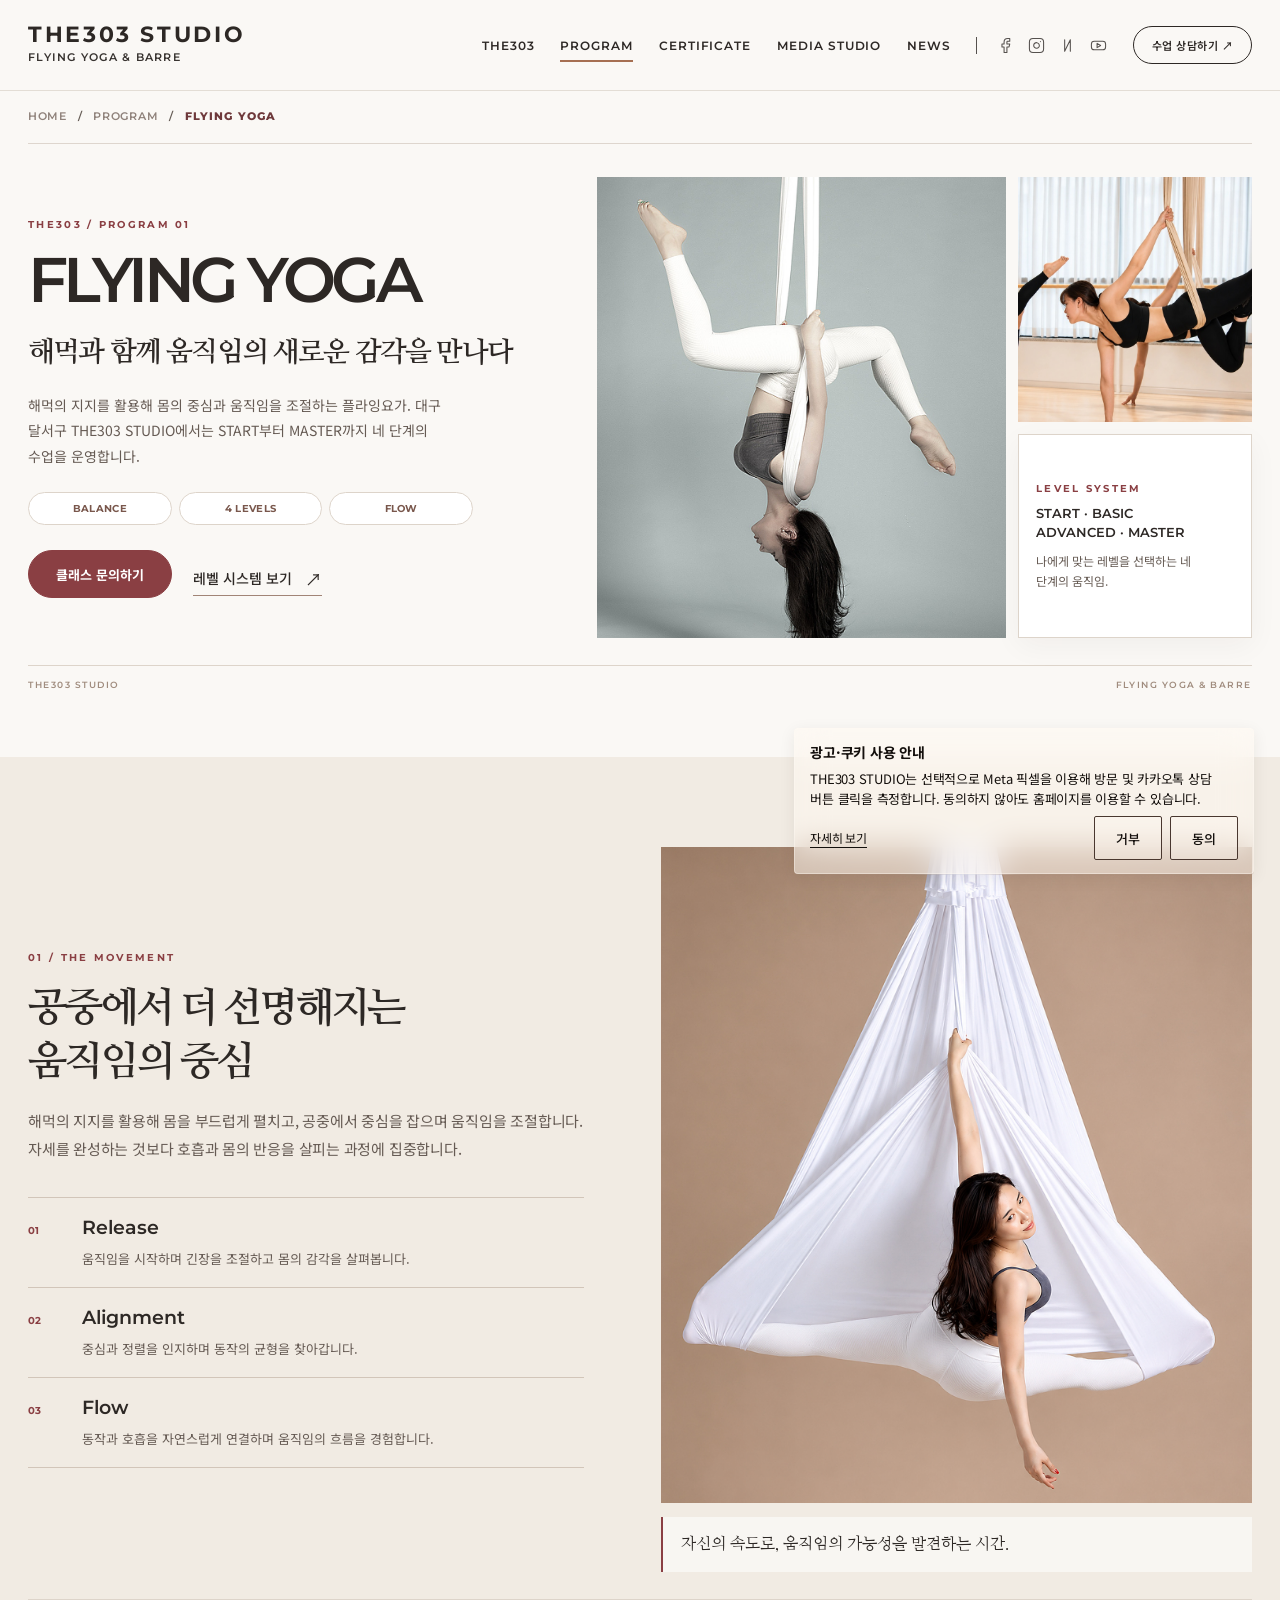
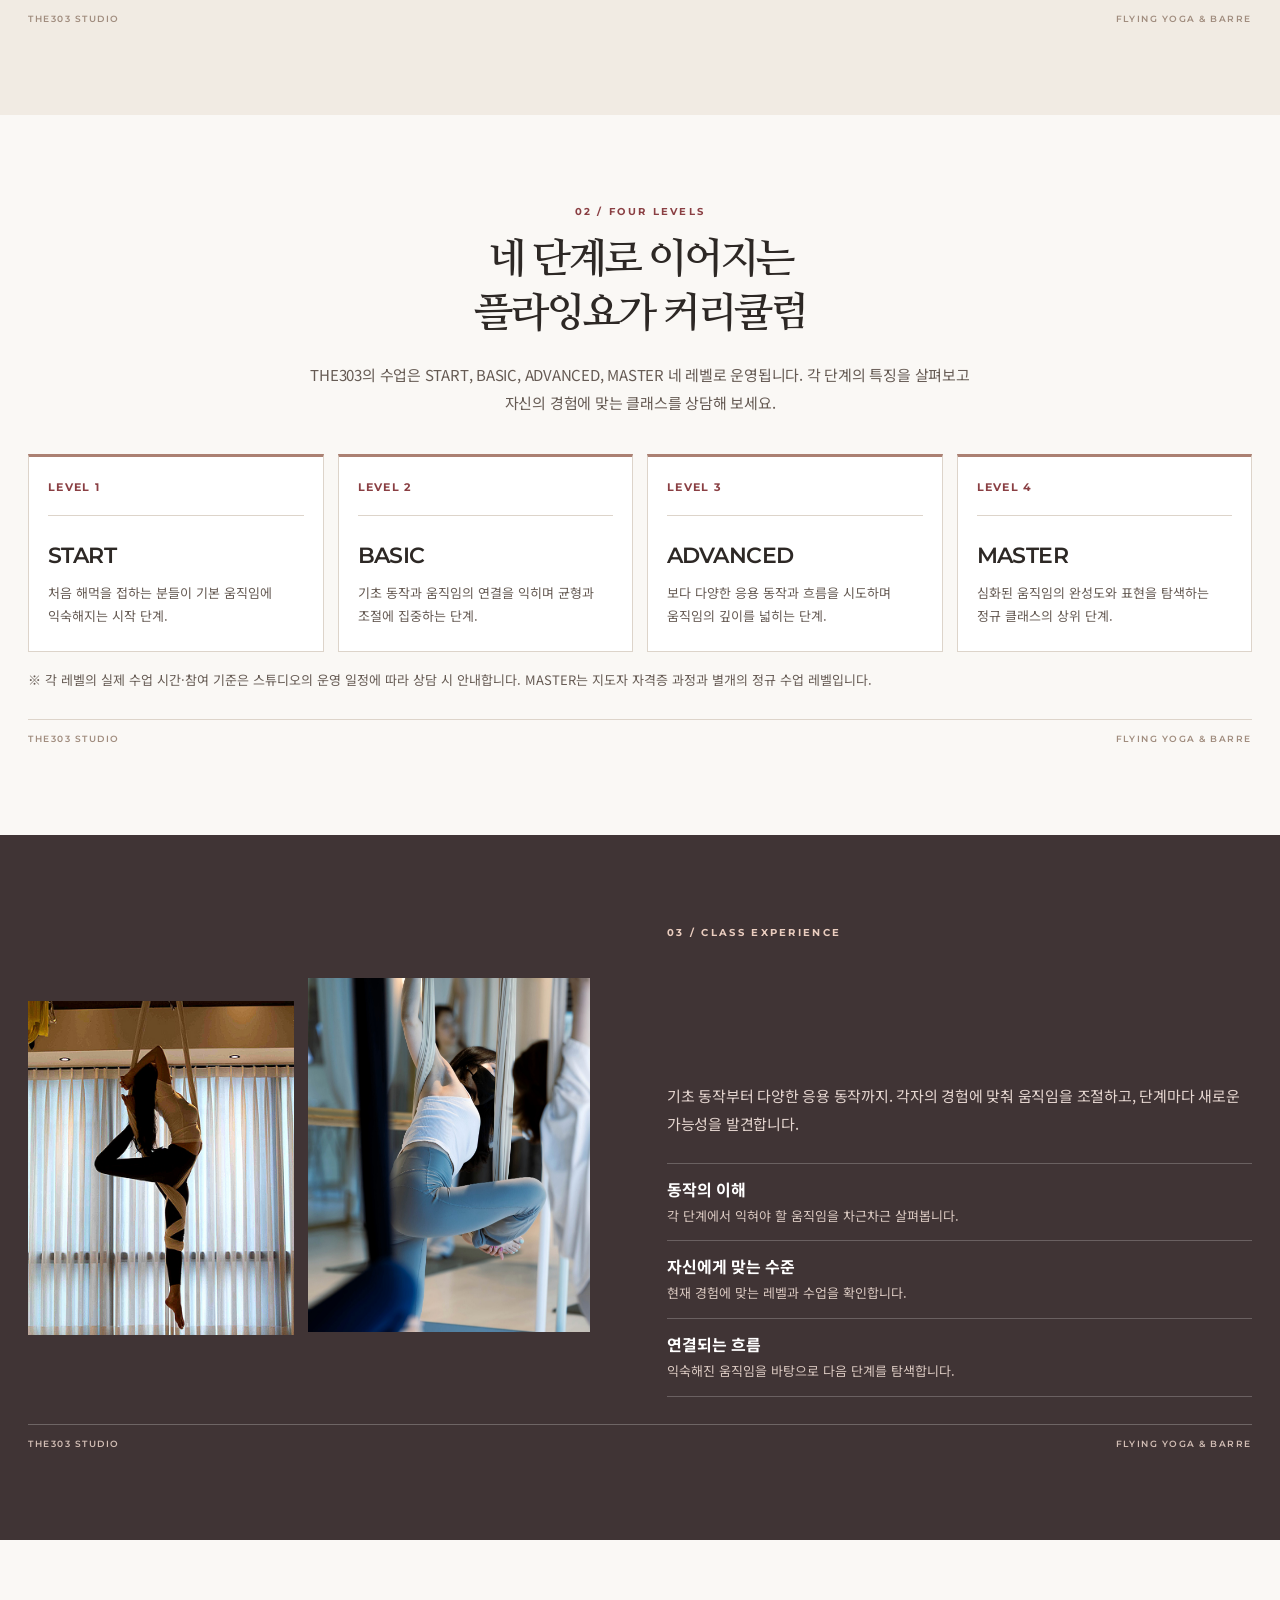
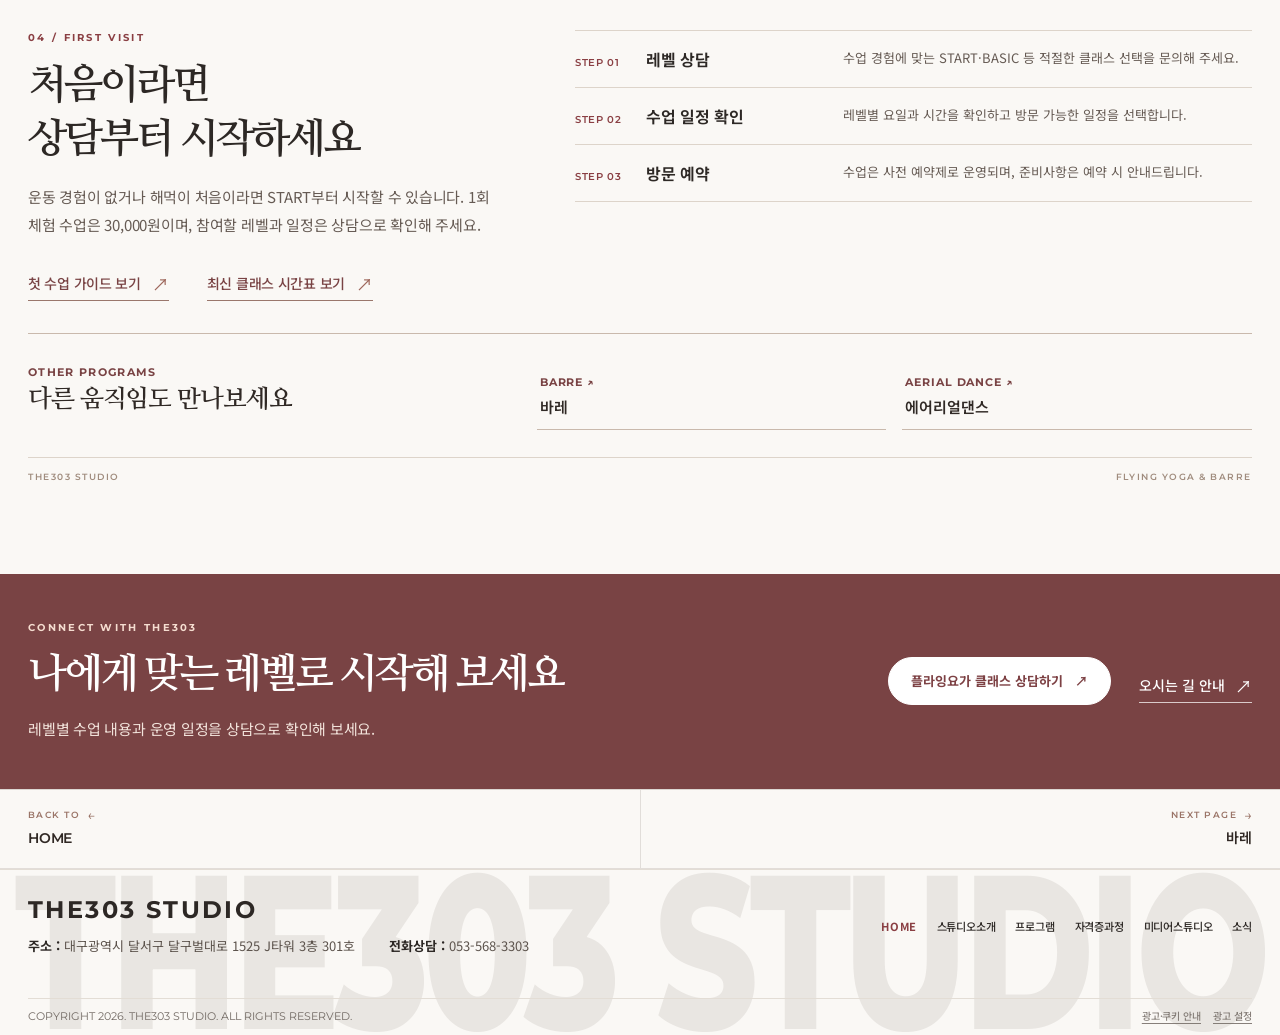
<file: program-flying.html>
<!doctype html><html lang="ko"><head><meta charset="utf-8"><meta name="viewport" content="width=device-width,initial-scale=1"><meta name="theme-color" content="#FAF8F5">
<title>대구 달서구 플라잉요가·초보자 수업 | 더303스튜디오</title><meta name="description" content="대구 달서구 죽전역 더303스튜디오의 플라잉요가. 처음 해먹을 접하는 START부터 MASTER까지 4단계 수업, 1회 체험 및 예약 안내."><meta property="og:type" content="website"><meta property="og:title" content="대구 달서구 플라잉요가·초보자 수업 | 더303스튜디오"><meta property="og:description" content="대구 달서구 죽전역 더303스튜디오의 플라잉요가. 처음 해먹을 접하는 START부터 MASTER까지 4단계 수업, 1회 체험 및 예약 안내."><meta property="og:image" content="https://the303studio.kr/images/flying/hero-pc.jpg">
<link rel="preconnect" href="https://fonts.googleapis.com"><link rel="preconnect" href="https://fonts.gstatic.com" crossorigin><link href="https://fonts.googleapis.com/css2?family=DM+Sans:wght@400;500;600;700&amp;family=Noto+Sans+KR:wght@300;400;500;600;700&amp;family=Nanum+Myeongjo:wght@400;600;700&amp;family=Montserrat:wght@300;400;500;600;700;800&amp;display=swap" rel="stylesheet">
<link rel="stylesheet" href="./css/base.css"><link rel="stylesheet" href="./css/navigation.css?v=20261117-v05"><link rel="stylesheet" href="./css/responsive.css"><link rel="stylesheet" href="./css/refinements.css"><link rel="stylesheet" href="./css/pages.css"><script>if(new URLSearchParams(location.search).get('editor')==='on')document.documentElement.classList.add('the303-admin-mode');</script>


<style id="the303-flying-v16">
/* V16 · independent editorial design. Common THE303 navigation & editor remain unchanged. */
body[data-page="program-flying"] .fly16{--paper:#FAF8F5;--warm:#EEE7DE;--line:#DDD4CA;--rose:#794344;--wine:#8A3F43;--deep:#403435;--text:#2D2825;--muted:#665B54;padding-top:var(--nav-height);overflow:clip;background:var(--paper)}
body[data-page="program-flying"] .fly16 *,body[data-page="program-flying"] .fly16 *::before,body[data-page="program-flying"] .fly16 *::after{box-sizing:border-box}
body[data-page="program-flying"] .fly16 .container{width:min(1190px,calc(100% - 52px));max-width:none}
body[data-page="program-flying"] .fly16 p,body[data-page="program-flying"] .fly16 h1,body[data-page="program-flying"] .fly16 h2,body[data-page="program-flying"] .fly16 h3,body[data-page="program-flying"] .fly16 figure{margin:0}
body[data-page="program-flying"] .fly16 img{width:100%;height:100%;object-fit:cover;display:block}
body[data-page="program-flying"] .fly16 .photo-frame{min-height:0;position:relative;overflow:hidden;border-radius:0;isolation:isolate;background:#CFB6A5;aspect-ratio:auto}
body[data-page="program-flying"] .fly16 .photo-frame img{position:absolute;inset:0;width:100%;height:100%;object-fit:cover;z-index:1}
body[data-page="program-flying"] .fly16 .photo-frame .photo-fallback{position:absolute;inset:0;z-index:0;background:linear-gradient(150deg,#997F73,#CEB3A1 62%,#E8DACB)}
body[data-page="program-flying"] .fly16 .photo-frame .photo-fallback i{display:none}
body[data-page="program-flying"] .fly16 .photo-frame.is-missing img{display:none}
body[data-page="program-flying"] .fly16 .fly16-kicker{display:block;font:700 10px/1.5 'Montserrat',sans-serif;letter-spacing:.23em;color:var(--wine)}
body[data-page="program-flying"] .fly16 .fly16-title{font:600 clamp(32px,3.2vw,46px)/1.32 'Nanum Myeongjo',serif;letter-spacing:-.075em;color:var(--text);word-break:keep-all;white-space:pre-line}
body[data-page="program-flying"] .fly16 .fly16-copy{font:400 15px/1.86 'Noto Sans KR',sans-serif;color:var(--muted);word-break:keep-all;letter-spacing:-.015em}
body[data-page="program-flying"] .fly16 .fly16-signature{border-top:1px solid var(--line);display:flex;justify-content:space-between;align-items:center;gap:12px;margin-top:27px;padding:12px 0 0;font:600 9px/1.5 'Montserrat',sans-serif;letter-spacing:.17em;color:#A08C7E}
body[data-page="program-flying"] .fly16 .fly16-signature.is-dark{border-top-color:rgba(255,255,255,.24);color:#D2BEB5}
/* HERO: center-weighted photo composition, three clearly independent boxes. */
body[data-page="program-flying"] .fly16 .fly16-hero{padding:24px 0 66px}
body[data-page="program-flying"] .fly16 .fly16-breadcrumb{display:flex;align-items:center;gap:11px;flex-wrap:wrap;border-bottom:1px solid var(--line);padding:0 0 14px;font:600 10px/1.7 'Montserrat',sans-serif;letter-spacing:.09em;color:#9D8C82}
body[data-page="program-flying"] .fly16 .fly16-breadcrumb .is-current{color:#6E393B;font-weight:800;letter-spacing:.105em}
body[data-page="program-flying"] .fly16 .fly16-breadcrumb a{color:#8F827B}
body[data-page="program-flying"] .fly16 .fly16-breadcrumb a:hover{color:var(--wine)}
body[data-page="program-flying"] .fly16 .fly16-hero-grid{display:grid;grid-template-columns:minmax(0,.87fr) minmax(0,1.13fr);align-items:center;gap:clamp(34px,5vw,76px);padding-top:33px}
body[data-page="program-flying"] .fly16 .fly16-hero-copy{min-width:0}
body[data-page="program-flying"] .fly16 .fly16-hero-title{margin:17px 0 21px;font:600 clamp(48px,4.9vw,72px)/.98 'Montserrat',sans-serif;letter-spacing:-.072em;color:var(--text);white-space:nowrap;word-break:normal;overflow-wrap:normal}
body[data-page="program-flying"] .fly16 .fly16-hero-lead{font:600 clamp(23px,2.2vw,30px)/1.55 'Nanum Myeongjo',serif;color:var(--text);letter-spacing:-.065em;margin-bottom:18px;word-break:keep-all}
body[data-page="program-flying"] .fly16 .fly16-hero-description{max-width:440px;font:400 14px/1.83 'Noto Sans KR',sans-serif;color:var(--muted);word-break:keep-all}
body[data-page="program-flying"] .fly16 .fly16-chips{display:grid;grid-template-columns:repeat(3,minmax(0,1fr));gap:7px;margin-top:22px;max-width:445px}
body[data-page="program-flying"] .fly16 .fly16-chips span{display:flex;align-items:center;justify-content:center;white-space:nowrap;min-width:0;padding:10px 5px;border:1px solid var(--line);background:#fff;border-radius:99px;font:700 clamp(8px,.75vw,10px)/1.2 'Montserrat',sans-serif;letter-spacing:.03em;color:#79574C}
body[data-page="program-flying"] .fly16 .fly16-hero-actions{display:flex;align-items:center;gap:21px;margin-top:25px;flex-wrap:wrap}
body[data-page="program-flying"] .fly16 .fly16-primary{display:inline-flex;align-items:center;justify-content:center;min-height:48px;padding:0 27px;border:1px solid var(--wine);border-radius:99px;background:var(--wine);color:#fff;font-size:13px;font-weight:700;white-space:nowrap}
body[data-page="program-flying"] .fly16 .fly16-secondary{display:inline-flex;align-items:center;justify-content:center;gap:13px;min-height:42px;padding:6px 0;border-bottom:1px solid #A18476;font-size:13px;font-weight:650;color:var(--text);white-space:nowrap}
body[data-page="program-flying"] .fly16 .fly16-art{display:grid;grid-template-columns:9fr 59fr 32fr;grid-template-rows:minmax(0,1fr) minmax(0,.83fr);gap:12px;align-items:stretch;min-width:0;height:clamp(410px,36vw,485px)}
body[data-page="program-flying"] .fly16 .fly16-art-primary{grid-column:2;grid-row:1 / span 2}
body[data-page="program-flying"] .fly16 .fly16-art-detail{grid-column:3;grid-row:1}
body[data-page="program-flying"] .fly16 .fly16-art-detail img{object-position:50% 52%}
body[data-page="program-flying"] .fly16 .fly16-art-note{grid-column:3;grid-row:2;display:flex;flex-direction:column;justify-content:center;min-width:0;padding:17px;background:white;border:1px solid var(--line);box-shadow:0 8px 28px rgba(40,30,25,.045)}
body[data-page="program-flying"] .fly16 .fly16-art-note strong{font:600 clamp(12px,1vw,15px)/1.45 'Montserrat',sans-serif;color:var(--text);margin:9px 0;word-break:keep-all}
body[data-page="program-flying"] .fly16 .fly16-art-note p{font:400 12px/1.65 'Noto Sans KR',sans-serif;color:var(--muted);word-break:keep-all}
/* MOVEMENT: image and text each occupy normal flow; no overlapping note. */
body[data-page="program-flying"] .fly16 .fly16-section{padding:clamp(64px,7vw,92px) 0}
body[data-page="program-flying"] .fly16 .fly16-movement{background:#F1EBE3}
body[data-page="program-flying"] .fly16 .fly16-movement-grid{display:grid;grid-template-columns:minmax(0,.97fr) minmax(0,1.03fr);gap:clamp(42px,6vw,82px);align-items:center}
body[data-page="program-flying"] .fly16 .fly16-movement-copy{min-width:0}
body[data-page="program-flying"] .fly16 .fly16-movement-copy .fly16-title{margin:17px 0 17px;max-width:520px}
body[data-page="program-flying"] .fly16 .fly16-principles{margin-top:34px;border-top:1px solid #D2C5B9}
body[data-page="program-flying"] .fly16 .fly16-principle{display:grid;grid-template-columns:42px minmax(0,1fr);gap:12px;padding:17px 0;border-bottom:1px solid #D2C5B9}
body[data-page="program-flying"] .fly16 .fly16-principle .number{font:700 10px/2 'Montserrat',sans-serif;color:var(--wine)}
body[data-page="program-flying"] .fly16 .fly16-principle strong{display:block;font:600 19px/1.4 'Montserrat',sans-serif;color:var(--text);margin-bottom:6px}
body[data-page="program-flying"] .fly16 .fly16-principle p{font:400 13px/1.73 'Noto Sans KR',sans-serif;color:var(--muted)}
body[data-page="program-flying"] .fly16 .fly16-movement-media{min-width:0}
body[data-page="program-flying"] .fly16 .fly16-movement-photo{aspect-ratio:9/10;width:100%;}
body[data-page="program-flying"] .fly16 .fly16-movement-note{margin-top:14px;padding:14px 18px;border-left:2px solid var(--wine);background:rgba(255,255,255,.55);font:400 16px/1.65 'Nanum Myeongjo',serif;color:var(--text)}
/* LEVELS: disciplined grid, all text in document flow, no invented durations. */
body[data-page="program-flying"] .fly16 .fly16-section-head{display:grid;grid-template-columns:minmax(0,1fr) minmax(0,.85fr);gap:40px;align-items:end;margin-bottom:28px}
body[data-page="program-flying"] .fly16 .fly16-section-head .fly16-title{margin-top:14px}
body[data-page="program-flying"] .fly16 .fly16-level-grid{display:grid;grid-template-columns:repeat(4,minmax(0,1fr));gap:14px}
body[data-page="program-flying"] .fly16 .fly16-level{padding:23px 19px 24px;min-width:0;display:flex;flex-direction:column;background:#fff;border:1px solid var(--line);border-top:3px solid #AB8072}
body[data-page="program-flying"] .fly16 .fly16-level-head{display:flex;justify-content:space-between;gap:10px;align-items:center;padding-bottom:19px;border-bottom:1px solid var(--line)}
body[data-page="program-flying"] .fly16 .fly16-level-no{font:700 11px/1.4 'Montserrat',sans-serif;color:var(--wine)}
body[data-page="program-flying"] .fly16 .fly16-level-en{font:700 11px/1.4 'Montserrat',sans-serif;color:#8A5C53;letter-spacing:.04em}
body[data-page="program-flying"] .fly16 .fly16-level h3{font:600 25px/1.32 'Nanum Myeongjo',serif;margin:24px 0 11px;color:var(--text)}
body[data-page="program-flying"] .fly16 .fly16-level-copy{font:400 13px/1.78 'Noto Sans KR',sans-serif;color:var(--muted);word-break:keep-all}
body[data-page="program-flying"] .fly16 .fly16-level-focus{margin-top:auto;padding-top:20px;font:600 12px/1.55 'Noto Sans KR',sans-serif;color:var(--wine)}
body[data-page="program-flying"] .fly16 .fly16-time-note{margin-top:17px;color:var(--muted);font-size:13px;line-height:1.75}
/* EXPERIENCE: images are together in a bounded grid, copy in its own column. */
body[data-page="program-flying"] .fly16 .fly16-experience{background:var(--deep);color:#fff}
body[data-page="program-flying"] .fly16 .fly16-experience-grid{display:grid;grid-template-columns:minmax(0,.98fr) minmax(0,1.02fr);gap:clamp(40px,6vw,94px);align-items:center}
body[data-page="program-flying"] .fly16 .fly16-experience-art{display:grid;grid-template-columns:1fr 1.06fr;gap:14px;align-items:center;min-width:0}
body[data-page="program-flying"] .fly16 .fly16-experience-art .left{aspect-ratio:4/5}
body[data-page="program-flying"] .fly16 .fly16-experience-art .right{aspect-ratio:4/5;transform:translateY(18px)}
body[data-page="program-flying"] .fly16 .fly16-experience-copy{min-width:0}
body[data-page="program-flying"] .fly16 .fly16-experience .fly16-kicker{color:#EACDBF}
body[data-page="program-flying"] .fly16 .fly16-experience .fly16-title{color:#fff;margin:16px 0 18px}
body[data-page="program-flying"] .fly16 .fly16-experience .fly16-copy{color:#E5D6D0}
body[data-page="program-flying"] .fly16 .fly16-standards{margin-top:25px;border-top:1px solid rgba(255,255,255,.22)}
body[data-page="program-flying"] .fly16 .fly16-standard{padding:13px 0;border-bottom:1px solid rgba(255,255,255,.22)}
body[data-page="program-flying"] .fly16 .fly16-standard strong{display:block;font-size:16px;line-height:1.5;margin-bottom:4px}
body[data-page="program-flying"] .fly16 .fly16-standard p{font-size:13px;line-height:1.75;color:#DAC9C1}
/* First visit & related programs */
body[data-page="program-flying"] .fly16 .fly16-visit-grid{display:grid;grid-template-columns:minmax(0,.82fr) minmax(0,1.18fr);gap:clamp(38px,6vw,78px)}
body[data-page="program-flying"] .fly16 .fly16-visit-head .fly16-title{margin:14px 0 16px}
body[data-page="program-flying"] .fly16 .fly16-visit-list{border-top:1px solid var(--line)}
body[data-page="program-flying"] .fly16 .fly16-visit-row{display:grid;grid-template-columns:34px minmax(125px,.45fr) 1fr;align-items:start;gap:13px;padding:16px 0;border-bottom:1px solid var(--line)}
body[data-page="program-flying"] .fly16 .fly16-visit-row h3{font-size:16px;line-height:1.5;font-weight:650}
body[data-page="program-flying"] .fly16 .fly16-visit-row p{font-size:13px;line-height:1.74;color:var(--muted)}
body[data-page="program-flying"] .fly16 .fly16-other{border-top:1px solid var(--line);padding-top:30px;margin-top:55px;display:grid;grid-template-columns:minmax(0,.8fr) minmax(0,1.2fr);gap:32px;align-items:start}
body[data-page="program-flying"] .fly16 .fly16-other h2{font:600 25px/1.5 'Nanum Myeongjo',serif;margin-top:9px}
body[data-page="program-flying"] .fly16 .fly16-other-links{display:grid;grid-template-columns:1fr 1fr;gap:16px}
body[data-page="program-flying"] .fly16 .fly16-other-links a{display:flex;flex-direction:column;gap:6px;padding:16px 3px;border-bottom:1px solid #C9B9AC;min-height:77px}
body[data-page="program-flying"] .fly16 .fly16-other-links a span{font:700 11px 'Montserrat',sans-serif;color:var(--wine);letter-spacing:.12em}
body[data-page="program-flying"] .fly16 .fly16-other-links a strong{font-size:15px;font-weight:600}
body[data-page="program-flying"] .fly16 .fly16-cta{padding:46px 0;background:var(--rose);color:#fff}
body[data-page="program-flying"] .fly16 .fly16-cta-grid{display:flex;align-items:center;justify-content:space-between;gap:24px}
body[data-page="program-flying"] .fly16 .fly16-cta .fly16-title{color:#fff;margin:13px 0}
body[data-page="program-flying"] .fly16 .fly16-cta .fly16-kicker{color:#F5DDD0}
body[data-page="program-flying"] .fly16 .fly16-cta .fly16-copy{color:#F2E3DB}
body[data-page="program-flying"] .fly16 .fly16-cta-btn{min-height:44px;display:inline-flex;align-items:center;justify-content:center;gap:20px;color:#fff;white-space:nowrap;padding:8px 2px;border-bottom:1px solid rgba(255,255,255,.75);font-size:13px;font-weight:650}
@media(max-width:1090px){
body[data-page="program-flying"] .fly16 .fly16-hero-grid{grid-template-columns:minmax(0,.92fr) minmax(0,1.08fr);gap:25px}
body[data-page="program-flying"] .fly16 .fly16-art{height:390px}
body[data-page="program-flying"] .fly16 .fly16-art-note{padding:11px}
body[data-page="program-flying"] .fly16 .fly16-art-note p{font-size:11px}
body[data-page="program-flying"] .fly16 .fly16-level-grid{grid-template-columns:repeat(2,minmax(0,1fr))}
}
@media(max-width:850px){
body[data-page="program-flying"] .fly16 .container{width:calc(100% - 36px)}
body[data-page="program-flying"] .fly16 .fly16-hero{padding:14px 0 40px}
body[data-page="program-flying"] .fly16 .fly16-breadcrumb{font-size:10px;gap:9px;padding-bottom:11px}
body[data-page="program-flying"] .fly16 .fly16-hero-grid{grid-template-columns:minmax(0,1fr);gap:27px;padding-top:21px}
body[data-page="program-flying"] .fly16 .fly16-hero-title{font-size:clamp(38px,10.2vw,52px);letter-spacing:-.066em;line-height:.98;margin:10px 0 18px;white-space:nowrap}
body[data-page="program-flying"] .fly16 .fly16-hero-lead{font-size:clamp(21px,5.1vw,25px);margin-bottom:11px;line-height:1.45}
body[data-page="program-flying"] .fly16 .fly16-hero-description{font-size:13px;line-height:1.68}
body[data-page="program-flying"] .fly16 .fly16-chips{max-width:none;gap:5px;margin-top:16px}
body[data-page="program-flying"] .fly16 .fly16-chips span{font-size:clamp(10px,2.5vw,11px);letter-spacing:.03em;padding:9px 2px}
body[data-page="program-flying"] .fly16 .fly16-hero-actions{justify-content:center;flex-direction:column;gap:10px;margin-top:18px}
body[data-page="program-flying"] .fly16 .fly16-primary{width:min(100%,260px);min-height:44px}
body[data-page="program-flying"] .fly16 .fly16-secondary{justify-content:center;min-height:35px;font-size:12px}
body[data-page="program-flying"] .fly16 .fly16-art{height:auto;grid-template-columns:1fr;grid-template-rows:auto auto;gap:10px}
body[data-page="program-flying"] .fly16 .fly16-art-note{padding:8px 7px}
body[data-page="program-flying"] .fly16 .fly16-art-note .fly16-kicker{font-size:8px;letter-spacing:.06em}
body[data-page="program-flying"] .fly16 .fly16-art-note strong{font-size:clamp(11px,2.75vw,13px);line-height:1.3;margin:5px 0}
body[data-page="program-flying"] .fly16 .fly16-art-note p{display:none}
body[data-page="program-flying"] .fly16 .fly16-art-primary{grid-column:1;grid-row:1;min-height:clamp(330px,96vw,470px)}
body[data-page="program-flying"] .fly16 .fly16-art-detail{display:none}
body[data-page="program-flying"] .fly16 .fly16-art-note{grid-column:1;grid-row:2;padding:13px 14px;box-shadow:none}
body[data-page="program-flying"] .fly16 .fly16-art-note .fly16-kicker{font-size:9px;letter-spacing:.12em}
body[data-page="program-flying"] .fly16 .fly16-art-note strong{font-size:12px;line-height:1.45;margin:6px 0}
body[data-page="program-flying"] .fly16 .fly16-art-note p{display:block;font-size:12px;line-height:1.58;color:var(--muted)}
body[data-page="program-flying"] .fly16 .fly16-section{padding:47px 0}
body[data-page="program-flying"] .fly16 .fly16-movement-grid{grid-template-columns:1fr;gap:25px}
body[data-page="program-flying"] .fly16 .fly16-title{font-size:clamp(27px,6vw,37px);line-height:1.33}
body[data-page="program-flying"] .fly16 .fly16-copy{font-size:13px;line-height:1.75}
body[data-page="program-flying"] .fly16 .fly16-movement-copy .fly16-title{margin:12px 0}
body[data-page="program-flying"] .fly16 .fly16-principles{margin-top:25px}
body[data-page="program-flying"] .fly16 .fly16-principle{padding:13px 0}
body[data-page="program-flying"] .fly16 .fly16-principle strong{font-size:16px}
body[data-page="program-flying"] .fly16 .fly16-movement-photo{aspect-ratio:5/6}
body[data-page="program-flying"] .fly16 .fly16-movement-note{font-size:15px;line-height:1.55}
body[data-page="program-flying"] .fly16 .fly16-section-head{grid-template-columns:1fr;gap:12px;margin-bottom:24px}
body[data-page="program-flying"] .fly16 .fly16-level-grid{grid-template-columns:1fr;gap:10px}
body[data-page="program-flying"] .fly16 .fly16-level{padding:17px 16px 18px}
body[data-page="program-flying"] .fly16 .fly16-level-head{padding-bottom:12px}
body[data-page="program-flying"] .fly16 .fly16-level h3{font-size:22px;margin:15px 0 7px}
body[data-page="program-flying"] .fly16 .fly16-level-focus{padding-top:12px}
body[data-page="program-flying"] .fly16 .fly16-experience-grid{display:flex;flex-direction:column;align-items:stretch;gap:30px}
body[data-page="program-flying"] .fly16 .fly16-experience-art{grid-template-columns:1fr 1fr;gap:10px}
body[data-page="program-flying"] .fly16 .fly16-experience-art .right{transform:none}
body[data-page="program-flying"] .fly16 .fly16-experience-copy .fly16-title{margin:12px 0}
body[data-page="program-flying"] .fly16 .fly16-visit-grid{grid-template-columns:1fr;gap:23px}
body[data-page="program-flying"] .fly16 .fly16-visit-head .fly16-title{margin:12px 0}
body[data-page="program-flying"] .fly16 .fly16-visit-row{grid-template-columns:26px 1fr;gap:3px 12px;padding:14px 0}
body[data-page="program-flying"] .fly16 .fly16-visit-row p{grid-column:2;font-size:13px}
body[data-page="program-flying"] .fly16 .fly16-visit-row h3{font-size:15px}
body[data-page="program-flying"] .fly16 .fly16-other{grid-template-columns:1fr;gap:15px;margin-top:40px;padding-top:22px}
body[data-page="program-flying"] .fly16 .fly16-other h2{font-size:22px}
body[data-page="program-flying"] .fly16 .fly16-other-links{gap:10px}
body[data-page="program-flying"] .fly16 .fly16-cta{padding:36px 0 40px}
body[data-page="program-flying"] .fly16 .fly16-cta-grid{flex-direction:column;align-items:flex-start;gap:17px}
}
@media(max-width:360px){
body[data-page="program-flying"] .fly16 .fly16-hero-title{font-size:38px}
body[data-page="program-flying"] .fly16 .fly16-breadcrumb{font-size:9px}
body[data-page="program-flying"] .fly16 .fly16-art{height:auto}
body[data-page="program-flying"] .fly16 .fly16-art-note strong{font-size:11px}
body[data-page="program-flying"] .fly16 .fly16-chips span{font-size:10px}
}
@media(prefers-reduced-motion:reduce){body[data-page="program-flying"] .fly16 *{scroll-behavior:auto}}
</style>
<link rel="stylesheet" href="./css/subpage-image-motion.css?v=20261030"><link rel="stylesheet" href="./css/subpage-layout-grid.css?v=20261031a"><link rel="stylesheet" href="./css/editorial-quality-final.css?v=20261031b"><link rel="stylesheet" href="./css/mobile-art-direction.css?v=20261031m1">
<link rel="stylesheet" href="./css/dynamic-hero-art-direction.css?v=20261031d3">
<link rel="stylesheet" href="./css/hero-intro-refinement.css?v=20261031r1">
<link rel="stylesheet" href="./css/flying-ux-20261031.css?v=20261115mobilefix1">
  <link rel="stylesheet" href="./css/footer-motion-test.css">
    <link rel="stylesheet" href="./css/footer-v57.css?v=20261124-v58-all-pages">
  <link rel="stylesheet" href="./css/program-cta-links-v21.css">
  <link rel="stylesheet" href="./css/flying-experience-parallax-v40.css?v=2">
  <link rel="canonical" href="https://the303studio.kr/program-flying.html">
  <meta property="og:url" content="https://the303studio.kr/program-flying.html">
  <meta property="og:site_name" content="THE303 STUDIO">
  <meta property="og:locale" content="ko_KR">
  <meta name="twitter:card" content="summary_large_image">
  <link rel="icon" href="/favicon.ico" sizes="any">
  <link rel="icon" type="image/png" sizes="32x32" href="/favicon-32x32.png">
  <link rel="apple-touch-icon" href="/apple-touch-icon.png">
  <link rel="stylesheet" href="./css/meta-consent-v64.css">
  <script defer src="./js/meta-consent-v64.js"></script>
  <link rel="stylesheet" href="./css/v65-typography-spacing.css?v=20261126-v65-test1">
  <link rel="stylesheet" href="./css/v65-review-02.css?v=20261126-test2">
  <link rel="stylesheet" href="./css/v65-review-03.css?v=20261127-test3">
  <link rel="stylesheet" href="./css/v65-review-04.css?v=20261127-test4">
  <link rel="stylesheet" href="./css/footer-mobile-v65-05.css?v=20261127-v6505">
<meta property="og:image:width" content="1000">
<meta property="og:image:height" content="1250">
<meta name="twitter:title" content="대구 달서구 플라잉요가·초보자 수업 | 더303스튜디오">
<meta name="twitter:description" content="대구 달서구 죽전역 더303스튜디오의 플라잉요가. 처음 해먹을 접하는 START부터 MASTER까지 4단계 수업, 1회 체험 및 예약 안내.">
<meta name="twitter:image" content="https://the303studio.kr/images/flying/hero-pc.jpg">
<script type="application/ld+json">{"@context":"https://schema.org","@graph":[{"@type":"Service","@id":"https://the303studio.kr/program-flying.html#service","name":"플라잉요가 클래스","serviceType":"플라잉요가 클래스","description":"대구 달서구 죽전역 더303스튜디오의 플라잉요가. 처음 해먹을 접하는 START부터 MASTER까지 4단계 수업, 1회 체험 및 예약 안내.","url":"https://the303studio.kr/program-flying.html","provider":{"@id":"https://the303studio.kr/#organization"},"areaServed":{"@type":"City","name":"대구광역시"},"alternateName":"더303플라잉요가"},{"@type":"BreadcrumbList","@id":"https://the303studio.kr/program-flying.html#breadcrumb","itemListElement":[{"@type":"ListItem","position":1,"name":"홈","item":"https://the303studio.kr/"},{"@type":"ListItem","position":2,"name":"플라잉요가","item":"https://the303studio.kr/program-flying.html"}]},{"@type":"WebPage","@id":"https://the303studio.kr/program-flying.html#webpage","url":"https://the303studio.kr/program-flying.html","name":"대구 달서구 플라잉요가·초보자 수업 | 더303스튜디오","description":"대구 달서구 죽전역 더303스튜디오의 플라잉요가. 처음 해먹을 접하는 START부터 MASTER까지 4단계 수업, 1회 체험 및 예약 안내.","inLanguage":"ko-KR","isPartOf":{"@id":"https://the303studio.kr/#website"},"about":{"@id":"https://the303studio.kr/#organization"},"primaryImageOfPage":{"@type":"ImageObject","url":"https://the303studio.kr/images/flying/hero-pc.jpg","width":1000,"height":1250},"mainEntity":{"@id":"https://the303studio.kr/program-flying.html#service"},"breadcrumb":{"@id":"https://the303studio.kr/program-flying.html#breadcrumb"}}]}</script>
</head><body class="the303-footer-v57 the303-subpage" data-page="program-flying"><a class="skip-link" href="#mainContent">본문 바로가기</a><div class="mobile-nav-backdrop" id="navBackdrop"></div><header class="site-header" id="siteHeader">
<div class="container nav-wrap">
<a aria-label="THE303 STUDIO 홈으로 이동" class="brand" href="index.html#home">
<span class="brand-main" data-text="brandEn">THE303 STUDIO</span>
<span class="brand-sub" data-text="brandSub">FLYING YOGA &amp; BARRE</span>
</a>
<button aria-controls="navPanel" aria-expanded="false" aria-label="메뉴 열기" class="menu-toggle" id="menuToggle" type="button">
<svg viewbox="0 0 24 24"><path d="M3 7h18M3 12h18M3 17h18"></path></svg>
</button>
<nav aria-label="주 메뉴" class="nav-panel" id="navPanel">
<a class="mobile-panel-brand" href="index.html" aria-label="THE303 STUDIO 메인페이지로 이동"><span data-text="brandEn">THE303 STUDIO</span><small aria-hidden="true">HOME <span class="home-link-arrow">↗</span></small></a>
<ul class="nav-list">
<li class="nav-dropdown">
<a class="nav-link" data-text="nav1" href="index.html#philosophy">THE303</a>
<button class="submenu-toggle" type="button"><svg class="nav-chevron" fill="none" stroke="currentColor" stroke-width="2" viewbox="0 0 24 24"><path d="m6 9 6 6 6-6"></path></svg></button>
<ul class="dropdown-menu">
<li><a data-text="navSub1_1" href="about-studio.html">스튜디오소개</a></li>
<li><a data-text="navSub1_2" href="contact.html">오시는길</a></li>
</ul>
</li>
<li class="nav-dropdown">
<a class="nav-link active" data-text="nav2" href="index.html#program">PROGRAM</a>
<button class="submenu-toggle" type="button"><svg class="nav-chevron" fill="none" stroke="currentColor" stroke-width="2" viewbox="0 0 24 24"><path d="m6 9 6 6 6-6"></path></svg></button>
<ul class="dropdown-menu">
<li><a aria-current="page" data-text="navSub2_1" href="program-flying.html">플라잉요가</a></li>
<li><a data-text="navSub2_2" href="program-barre.html">바레</a></li>
<li><a data-text="navSub2_3" href="program-dance.html">에어리얼댄스</a></li>
<li><a href="program-guide.html">첫 수업 가이드</a></li>
</ul>
</li>
<li class="nav-dropdown">
<a class="nav-link" data-text="nav3" href="index.html#ttc">CERTIFICATE</a>
<button class="submenu-toggle" type="button"><svg class="nav-chevron" fill="none" stroke="currentColor" stroke-width="2" viewbox="0 0 24 24"><path d="m6 9 6 6 6-6"></path></svg></button>
<ul class="dropdown-menu">
<li><a data-text="navSub3_1" href="ttc-cert.html">자격증과정</a></li>
<li><a data-text="navSub3_2" href="ttc-workshop.html">강사 워크샵</a></li>
</ul>
</li>
<li class="nav-dropdown">
<a class="nav-link" data-text="nav4" href="index.html#space">MEDIA STUDIO</a>
<button class="submenu-toggle" type="button"><svg class="nav-chevron" fill="none" stroke="currentColor" stroke-width="2" viewbox="0 0 24 24"><path d="m6 9 6 6 6-6"></path></svg></button>
<ul class="dropdown-menu">
<li><a data-text="navSub4_1" href="media-portfolio.html">포트폴리오</a></li>
<li><a data-text="navSub4_2" href="media-rental.html">촬영 및 대관 안내</a></li>
</ul>
</li>
<li class="nav-dropdown">
<a class="nav-link" data-text="nav5" href="index.html#news">NEWS</a>
<button class="submenu-toggle" type="button"><svg class="nav-chevron" fill="none" stroke="currentColor" stroke-width="2" viewbox="0 0 24 24"><path d="m6 9 6 6 6-6"></path></svg></button>
<ul class="dropdown-menu">
<li><a data-text="navSub5_1" href="news-notice.html">공지사항</a></li>
<li><a data-text="navSub5_2" href="news-gallery.html">갤러리</a></li>
</ul>
</li>
</ul>
<div class="nav-social">
<a aria-label="Facebook" data-link="socialFb" href="https://www.facebook.com/the303flyingyogastudio" rel="noopener noreferrer" target="_blank"><svg viewbox="0 0 24 24"><path d="M18 2h-3a5 5 0 0 0-5 5v3H7v4h3v8h4v-8h3l1-4h-4V7a1 1 0 0 1 1-1h3z"></path></svg></a>
<a aria-label="Instagram" data-link="socialIg" href="https://www.instagram.com/the303_flyingyoga_barre" rel="noopener noreferrer" target="_blank"><svg viewbox="0 0 24 24"><rect height="20" rx="5" ry="5" width="20" x="2" y="2"></rect><path d="M16 11.37A4 4 0 1 1 12.63 8 4 4 0 0 1 16 11.37z"></path><line x1="17.5" x2="17.51" y1="6.5" y2="6.5"></line></svg></a>
<a aria-label="Naver Blog" data-link="socialBlog" href="https://blog.naver.com/flyingthe303" rel="noopener noreferrer" target="_blank"><svg viewbox="0 0 24 24"><polyline points="8 4 8 20 16 4 16 20"></polyline></svg></a>
<a aria-label="YouTube" data-link="socialYt" href="https://www.youtube.com/@%EB%8D%94303%EC%8A%A4%ED%8A%9C%EB%94%94%EC%98%A4" rel="noopener noreferrer" target="_blank"><svg viewbox="0 0 24 24"><rect height="12" rx="4" ry="4" width="20" x="2" y="6"></rect><polygon points="10 9 15 12 10 15 10 9"></polygon></svg></a>
</div>
<div class="mobile-menu-social">
<a aria-label="Facebook" data-link="socialFb" href="https://www.facebook.com/the303flyingyogastudio" rel="noopener noreferrer" target="_blank"><svg viewbox="0 0 24 24"><path d="M18 2h-3a5 5 0 0 0-5 5v3H7v4h3v8h4v-8h3l1-4h-4V7a1 1 0 0 1 1-1h3z"></path></svg></a>
<a aria-label="Instagram" data-link="socialIg" href="https://www.instagram.com/the303_flyingyoga_barre" rel="noopener noreferrer" target="_blank"><svg viewbox="0 0 24 24"><rect height="20" rx="5" ry="5" width="20" x="2" y="2"></rect><path d="M16 11.37A4 4 0 1 1 12.63 8 4 4 0 0 1 16 11.37z"></path><line x1="17.5" x2="17.51" y1="6.5" y2="6.5"></line></svg></a>
<a aria-label="Naver Blog" data-link="socialBlog" href="https://blog.naver.com/flyingthe303" rel="noopener noreferrer" target="_blank"><svg viewbox="0 0 24 24"><polyline points="8 4 8 20 16 4 16 20"></polyline></svg></a>
<a aria-label="YouTube" data-link="socialYt" href="https://www.youtube.com/@%EB%8D%94303%EC%8A%A4%ED%8A%9C%EB%94%94%EC%98%A4" rel="noopener noreferrer" target="_blank"><svg viewbox="0 0 24 24"><rect height="12" rx="4" ry="4" width="20" x="2" y="6"></rect><polygon points="10 9 15 12 10 15 10 9"></polygon></svg></a>
</div>
<a class="nav-cta" data-link="booking" data-text="navCta" href="https://pf.kakao.com/_xdERxlxj" target="_blank" rel="noopener noreferrer">수업 상담하기 ↗</a>
</nav>
</div>
</header>
 
<main class="fly16" id="mainContent">
<section class="fly16-hero" aria-labelledby="fly16-title">
<div class="container">
<nav class="fly16-breadcrumb" aria-label="현재 페이지 경로"><a href="index.html">HOME</a><span>/</span><a href="index.html#program">PROGRAM</a><span>/</span><strong class="is-current" aria-current="page">FLYING YOGA</strong></nav>
<div class="fly16-hero-grid">
<div class="fly16-hero-copy">
<span class="fly16-kicker" data-edit="kicker">THE303 / PROGRAM 01</span>
<h1 class="fly16-hero-title" id="fly16-title" data-edit="hero_title">FLYING YOGA</h1>
<p class="fly16-hero-lead" data-edit="hero_lead">해먹과 함께 움직임의 새로운 감각을 만나다</p>
<p class="fly16-hero-description" data-edit="hero_desc">해먹의 지지를 활용해 몸의 중심과 움직임을 조절하는 플라잉요가. 대구 달서구 THE303 STUDIO에서는 START부터 MASTER까지 네 단계의 수업을 운영합니다.</p>
<div class="fly16-chips" aria-label="프로그램 특징"><span>BALANCE</span><span>4 LEVELS</span><span>FLOW</span></div>
<div class="fly16-hero-actions"><a class="fly16-primary" href="https://pf.kakao.com/_xdERxlxj" data-link="booking" target="_blank" rel="noopener noreferrer">클래스 문의하기</a><a class="fly16-secondary" href="#fly16-levels">레벨 시스템 보기 <span aria-hidden="true">↗</span></a></div>
</div>
<div class="fly16-art" aria-label="플라잉요가 사진과 단계별 클래스 안내">
<figure class="photo-frame fly16-art-primary"><div class="photo-fallback" aria-hidden="true"><i></i><i></i></div><img src="./images/flying/hero-pc.jpg" data-legacy-src="./images/flying/hero.jpg" data-edit-image="hero_photo" data-image-mobile="./images/flying/hero-mo.jpg" data-edit-image-mobile="hero_photo_mobile" alt="회색 배경에서 흰색 해먹을 활용해 거꾸로 매달린 플라잉요가 자세" loading="eager" decoding="async" width="1000" height="1250"></figure>
<figure class="photo-frame fly16-art-detail"><div class="photo-fallback" aria-hidden="true"><i></i><i></i></div><img src="./images/flying/hero-detail.jpg" data-edit-image="hero_detail_photo" alt="창가에서 해먹을 잡고 한 손으로 바닥을 짚는 플라잉요가 동작" loading="lazy" decoding="async" width="660" height="770"></figure>
<div class="fly16-art-note"><span class="fly16-kicker">LEVEL SYSTEM</span><strong>START · BASIC <br class="fly16-level-break"><span class="fly16-mobile-separator" aria-hidden="true"> · </span> ADVANCED · MASTER</strong><p>나에게 맞는 레벨을 선택하는 네 단계의 움직임.</p></div>
</div>
</div>
<div class="fly16-signature"><span>THE303 STUDIO</span><span>FLYING YOGA &amp; BARRE</span></div>
</div>
</section>
<section class="fly16-section fly16-movement" aria-labelledby="fly16-movement-title"><div class="container">
<div class="fly16-movement-grid">
<div class="fly16-movement-copy"><span class="fly16-kicker">01 / THE MOVEMENT</span><h2 class="fly16-title" id="fly16-movement-title" data-edit="intro_title">공중에서 더 선명해지는
움직임의 중심</h2><p class="fly16-copy" data-edit="intro_copy">해먹의 지지를 활용해 몸을 부드럽게 펼치고, 공중에서 중심을 잡으며 움직임을 조절합니다. 자세를 완성하는 것보다 호흡과 몸의 반응을 살피는 과정에 집중합니다.</p>
<div class="fly16-principles">
<div class="fly16-principle"><span class="number">01</span><div><strong data-edit="rail1_title">Release</strong><p data-edit="rail1_desc">움직임을 시작하며 긴장을 조절하고 몸의 감각을 살펴봅니다.</p></div></div>
<div class="fly16-principle"><span class="number">02</span><div><strong data-edit="rail2_title">Alignment</strong><p data-edit="rail2_desc">중심과 정렬을 인지하며 동작의 균형을 찾아갑니다.</p></div></div>
<div class="fly16-principle"><span class="number">03</span><div><strong data-edit="rail3_title">Flow</strong><p data-edit="rail3_desc">동작과 호흡을 자연스럽게 연결하며 움직임의 흐름을 경험합니다.</p></div></div>
</div></div>
<div class="fly16-movement-media"><figure class="photo-frame fly16-movement-photo"><div class="photo-fallback" aria-hidden="true"><i></i><i></i></div><img src="./images/flying/movement.jpg" data-edit-image="intro_photo" data-edit-image-mobile="intro_photo_mobile" data-image-mobile="./images/flying/movement-mo.jpg" alt="흰색 해먹 안에서 한 팔을 아래로 뻗는 플라잉요가 동작" loading="lazy" decoding="async" width="1500" height="1667"></figure><div class="fly16-movement-note" data-edit="intro_quote">자신의 속도로, 움직임의 가능성을 발견하는 시간.</div></div>
</div><div class="fly16-signature"><span>THE303 STUDIO</span><span>FLYING YOGA &amp; BARRE</span></div></div></section>
<section class="fly16-section" id="fly16-levels" aria-labelledby="fly16-levels-title"><div class="container">
<div class="fly16-section-head"><div><span class="fly16-kicker">02 / FOUR LEVELS</span><h2 class="fly16-title" id="fly16-levels-title" data-edit="level_title">네 단계로 이어지는
플라잉요가 커리큘럼</h2></div><p class="fly16-copy" data-edit="level_intro">THE303의 수업은 START, BASIC, ADVANCED, MASTER 네 레벨로 운영됩니다. 각 단계의 특징을 살펴보고 자신의 경험에 맞는 클래스를 상담해 보세요.</p></div>
<div class="fly16-level-grid">
<article class="fly16-level"><div class="fly16-level-head"><span class="fly16-level-no">LEVEL 1</span></div><h3 data-edit="level1_name">START</h3><p class="fly16-level-copy" data-edit="level1_desc">처음 해먹을 접하는 분들이 기본 움직임에 익숙해지는 시작 단계.</p><p class="fly16-level-focus" data-edit="level1_time">수업 일정 · 상담 시 안내</p></article>
<article class="fly16-level"><div class="fly16-level-head"><span class="fly16-level-no">LEVEL 2</span></div><h3 data-edit="level2_name">BASIC</h3><p class="fly16-level-copy" data-edit="level2_desc">기초 동작과 움직임의 연결을 익히며 균형과 조절에 집중하는 단계.</p><p class="fly16-level-focus" data-edit="level2_time">수업 일정 · 상담 시 안내</p></article>
<article class="fly16-level"><div class="fly16-level-head"><span class="fly16-level-no">LEVEL 3</span></div><h3 data-edit="level3_name">ADVANCED</h3><p class="fly16-level-copy" data-edit="level3_desc">보다 다양한 응용 동작과 흐름을 시도하며 움직임의 깊이를 넓히는 단계.</p><p class="fly16-level-focus" data-edit="level3_time">수업 일정 · 상담 시 안내</p></article>
<article class="fly16-level"><div class="fly16-level-head"><span class="fly16-level-no">LEVEL 4</span></div><h3 data-edit="level4_name">MASTER</h3><p class="fly16-level-copy" data-edit="level4_desc">심화된 움직임의 완성도와 표현을 탐색하는 정규 클래스의 상위 단계.</p><p class="fly16-level-focus" data-edit="level4_time">수업 일정 · 상담 시 안내</p></article>
</div><p class="fly16-time-note">※ 각 레벨의 실제 수업 시간·참여 기준은 스튜디오의 운영 일정에 따라 상담 시 안내합니다. MASTER는 지도자 자격증 과정과 별개의 정규 수업 레벨입니다.</p>
<div class="fly16-signature"><span>THE303 STUDIO</span><span>FLYING YOGA &amp; BARRE</span></div>
</div></section>
<section class="fly16-section fly16-experience" aria-labelledby="fly16-experience-title"><div class="container">
<div class="fly16-experience-grid">
<div class="fly16-experience-art"><figure class="photo-frame left"><div class="photo-fallback" aria-hidden="true"><i></i><i></i></div><img src="./images/flying/experience-detail-v49.jpg" data-edit-image="experience_photo_small" alt="플라잉요가 수업 자세 디테일" loading="lazy" decoding="async" width="850" height="1200"></figure><figure class="photo-frame right"><div class="photo-fallback" aria-hidden="true"><i></i><i></i></div><img src="./images/flying/experience-pc-v49.jpg" data-edit-image="experience_photo" data-image-mobile="./images/flying/experience-mo-v49.jpg" data-edit-image-mobile="experience_photo_mobile" alt="플라잉요가 수업 장면" loading="lazy" decoding="async" width="1080" height="1350"></figure></div>
<div class="fly16-experience-copy"><span class="fly16-kicker">03 / CLASS EXPERIENCE</span><h2 class="fly16-title" id="fly16-experience-title" data-edit="experience_title">수준에 맞춰
깊어지는 움직임</h2><p class="fly16-copy" data-edit="experience_desc">기초 동작부터 다양한 응용 동작까지. 각자의 경험에 맞춰 움직임을 조절하고, 단계마다 새로운 가능성을 발견합니다.</p>
<div class="fly16-standards"><div class="fly16-standard"><strong data-edit="exp1_title">동작의 이해</strong><p data-edit="exp1_desc">각 단계에서 익혀야 할 움직임을 차근차근 살펴봅니다.</p></div><div class="fly16-standard"><strong data-edit="exp2_title">자신에게 맞는 수준</strong><p data-edit="exp2_desc">현재 경험에 맞는 레벨과 수업을 확인합니다.</p></div><div class="fly16-standard"><strong data-edit="exp3_title">연결되는 흐름</strong><p data-edit="exp3_desc">익숙해진 움직임을 바탕으로 다음 단계를 탐색합니다.</p></div></div>
</div></div>
<div class="fly16-signature is-dark"><span>THE303 STUDIO</span><span>FLYING YOGA &amp; BARRE</span></div></div></section>
<section class="fly16-section" aria-labelledby="fly16-visit-title"><div class="container">
<div class="fly16-visit-grid"><div class="fly16-visit-head"><span class="fly16-kicker">04 / FIRST VISIT</span><h2 class="fly16-title" id="fly16-visit-title" data-edit="visit_title">처음이라면
상담부터 시작하세요</h2><p class="fly16-copy" data-edit="visit_intro">운동 경험이 없거나 해먹이 처음이라면 START부터 시작할 수 있습니다. 1회 체험 수업은 30,000원이며, 참여할 레벨과 일정은 상담으로 확인해 주세요.</p></div><div class="fly16-visit-list">
<div class="fly16-visit-row"><span class="fly16-kicker">STEP 01</span><h3 data-edit="visit1_title">레벨 상담</h3><p data-edit="visit1_desc">수업 경험에 맞는 START·BASIC 등 적절한 클래스 선택을 문의해 주세요.</p></div>
<div class="fly16-visit-row"><span class="fly16-kicker">STEP 02</span><h3 data-edit="visit2_title">수업 일정 확인</h3><p data-edit="visit2_desc">레벨별 요일과 시간을 확인하고 방문 가능한 일정을 선택합니다.</p></div>
<div class="fly16-visit-row"><span class="fly16-kicker">STEP 03</span><h3 data-edit="visit3_title">방문 예약</h3><p data-edit="visit3_desc">수업은 사전 예약제로 운영되며, 준비사항은 예약 시 안내드립니다.</p></div>
</div></div>
<nav class="the303-program-links" aria-label="첫 수업과 클래스 시간표 안내"><a href="program-guide.html">첫 수업 가이드 보기 <span aria-hidden="true">↗</span></a><a href="https://blog.naver.com/PostList.naver?blogId=flyingthe303&amp;from=postList&amp;categoryNo=6" target="_blank" rel="noopener noreferrer">최신 클래스 시간표 보기 <span aria-hidden="true">↗</span></a></nav>
<div class="v65-related"><div class="v65-related-head"><span>OTHER PROGRAMS</span><h2>다른 움직임도 만나보세요</h2></div><nav class="v65-related-links" aria-label="다른 프로그램 보기"><a href="program-barre.html"><span>BARRE <span aria-hidden="true">↗</span></span><strong>바레</strong></a><a href="program-dance.html"><span>AERIAL DANCE <span aria-hidden="true">↗</span></span><strong>에어리얼댄스</strong></a></nav></div>
<div class="fly16-signature"><span>THE303 STUDIO</span><span>FLYING YOGA &amp; BARRE</span></div></div></section>
<section class="fly16-cta"><div class="container fly16-cta-grid"><div><span class="fly16-kicker">CONNECT WITH THE303</span><h2 class="fly16-title" data-edit="cta_title">나에게 맞는 레벨로 시작해 보세요</h2><p class="fly16-copy" data-edit="cta_desc">레벨별 수업 내용과 운영 일정을 상담으로 확인해 보세요.</p></div><div class="fly16-cta-actions"><a class="fly16-cta-primary" href="https://pf.kakao.com/_xdERxlxj" data-link="booking" target="_blank" rel="noopener noreferrer">플라잉요가 클래스 상담하기 <span aria-hidden="true">↗</span></a><a class="fly16-cta-secondary" href="contact.html">오시는 길 안내 <span aria-hidden="true">↗</span></a></div></div></section>
<nav class="the303-page-nav" aria-label="이전 및 다음 페이지 이동"><div class="container the303-page-nav__inner"><a class="the303-page-nav__link the303-page-nav__link--prev" href="index.html" aria-label="HOME 페이지로 이동"><span class="the303-page-nav__eyebrow">BACK TO <span aria-hidden="true">←</span></span><strong class="the303-page-nav__title">HOME</strong></a><a class="the303-page-nav__link the303-page-nav__link--next" href="program-barre.html" aria-label="바레 페이지로 이동"><span class="the303-page-nav__eyebrow">NEXT PAGE <span aria-hidden="true">→</span></span><strong class="the303-page-nav__title">바레</strong></a></div></nav>
</main>
<footer class="site-footer" id="footer">
    <div class="container">
        <div class="footer-top reveal">
            <div>
                <div class="footer-brand" data-text="brandEn">THE303 STUDIO</div>
                <div class="footer-info-text">
                    <span><strong style="color:var(--ink);">주소 :</strong> <span data-text="address">대구광역시 달서구 달구벌대로 1525 J타워 3층 301호</span></span>
                    <span><strong style="color:var(--ink);">전화상담 :</strong> <span data-text="phone">053-568-3303</span></span>
                </div>
            </div>
            <nav class="footer-links footer-primary-links" aria-label="THE303 공통 하단 메뉴">
                <a href="index.html" class="footer-home-link" aria-label="HOME 메인페이지">HOME</a>
                <a href="about-studio.html">스튜디오소개</a>
                <a href="index.html#program">프로그램</a>
                <a href="index.html#ttc">자격증과정</a>
                <a href="index.html#space">미디어스튜디오</a>
                <a href="index.html#news">소식</a>
            </nav>
        </div>
        <div class="footer-bottom">
            <div>COPYRIGHT <span id="currentYear"></span>. <span data-text="brandEn">THE303 STUDIO</span>. ALL RIGHTS RESERVED.</div>
        </div>
    </div>
    <div class="footer-wordmark" aria-hidden="true"><span class="footer-wordmark-name" data-wordmark="THE303 STUDIO">THE303 STUDIO</span></div>
  </footer><div class="mobile-bottom-bar">
    <a class="mobile-call" href="tel:053-568-3303" data-phone-link>전화 상담</a>
    <a class="mobile-book" href="https://pf.kakao.com/_xdERxlxj" data-link="booking" target="_blank" rel="noopener noreferrer">
      <div style="display:flex; align-items:center; gap:8px; justify-content:center;">
        <svg class="icon-kakao-outline" viewBox="0 0 24 24" width="18" height="18" fill="none" stroke="currentColor" stroke-width="1.5"><path d="M12 4c5.5 0 10 3.58 10 8s-4.48 8-10 8c-1.2 0-2.36-.18-3.44-.5L4 21l1.5-3.66C4.05 15.65 3 13.93 3 12c0-4.42 4.48-8 9-8z"/></svg>
        <span data-text="navCta">수업 상담하기</span>
      </div>
    </a>
  </div><button class="to-top" id="toTop" type="button" aria-label="페이지 맨 위로 이동">
    <svg viewBox="0 0 24 24"><path d="M12 19V5M5 12l7-7 7 7"/></svg>
  </button>
 <button class="page-editor-toggle" id="pageEditorToggle" type="button" aria-controls="pageEditor">✎ 플라잉요가 편집</button>
 <aside class="page-editor" id="pageEditor" role="dialog" aria-modal="true" aria-label="플라잉요가 페이지 편집" aria-hidden="true"><div class="page-editor-heading"><strong>플라잉요가 페이지 편집</strong><button type="button" id="pageEditorClose" aria-label="편집기 닫기">✕</button></div>
 <p class="page-editor-intro">수정한 문구·이미지 경로는 현재 브라우저에만 저장됩니다. 방문자 전체에 배포하려면 웹사이트 파일에 반영해야 합니다.</p>
 <div id="pageEditorFields"></div><div id="pageEditorNotice" role="status"></div><div class="page-editor-actions"><button type="button" id="pageEditorExport">설정 복사</button><button type="button" id="pageEditorReset">초기화</button><button type="button" id="pageEditorSave">변경 저장</button></div></aside>
 <script id="the303-flying-level-label-migration">
(function(){
  try {
    var k='the303-page-program-flying-v1';
    var d=JSON.parse(localStorage.getItem(k)||'null');
    if(!d || !d.texts) return;
    var map={level1_name:['스타트','START'],level2_name:['베이직','BASIC'],level3_name:['어드밴스드','ADVANCED'],level4_name:['마스터','MASTER']};
    var changed=false;
    Object.keys(map).forEach(function(name){
      if(d.texts[name]===map[name][0]) {d.texts[name]=map[name][1];changed=true;}
    });
    if(changed) localStorage.setItem(k,JSON.stringify(d));
  } catch(_) {}
})();
</script>
<script src="./js/common.js" defer></script><script src="./js/responsive-images.js?v=20261028" defer></script><script src="./js/pages.js?v=20261128-geo01" defer></script>
  <script src="./js/flying-experience-parallax-v40.js?v=2" defer></script>  <script defer src="./js/footer-motion-test.js"></script>
  <script defer src="./js/footer-v57.js?v=20261124-v58-all-pages"></script>
  <script defer src="./js/footer-mobile-v65-05.js?v=20261127-v6505"></script>
</body></html>
</file>
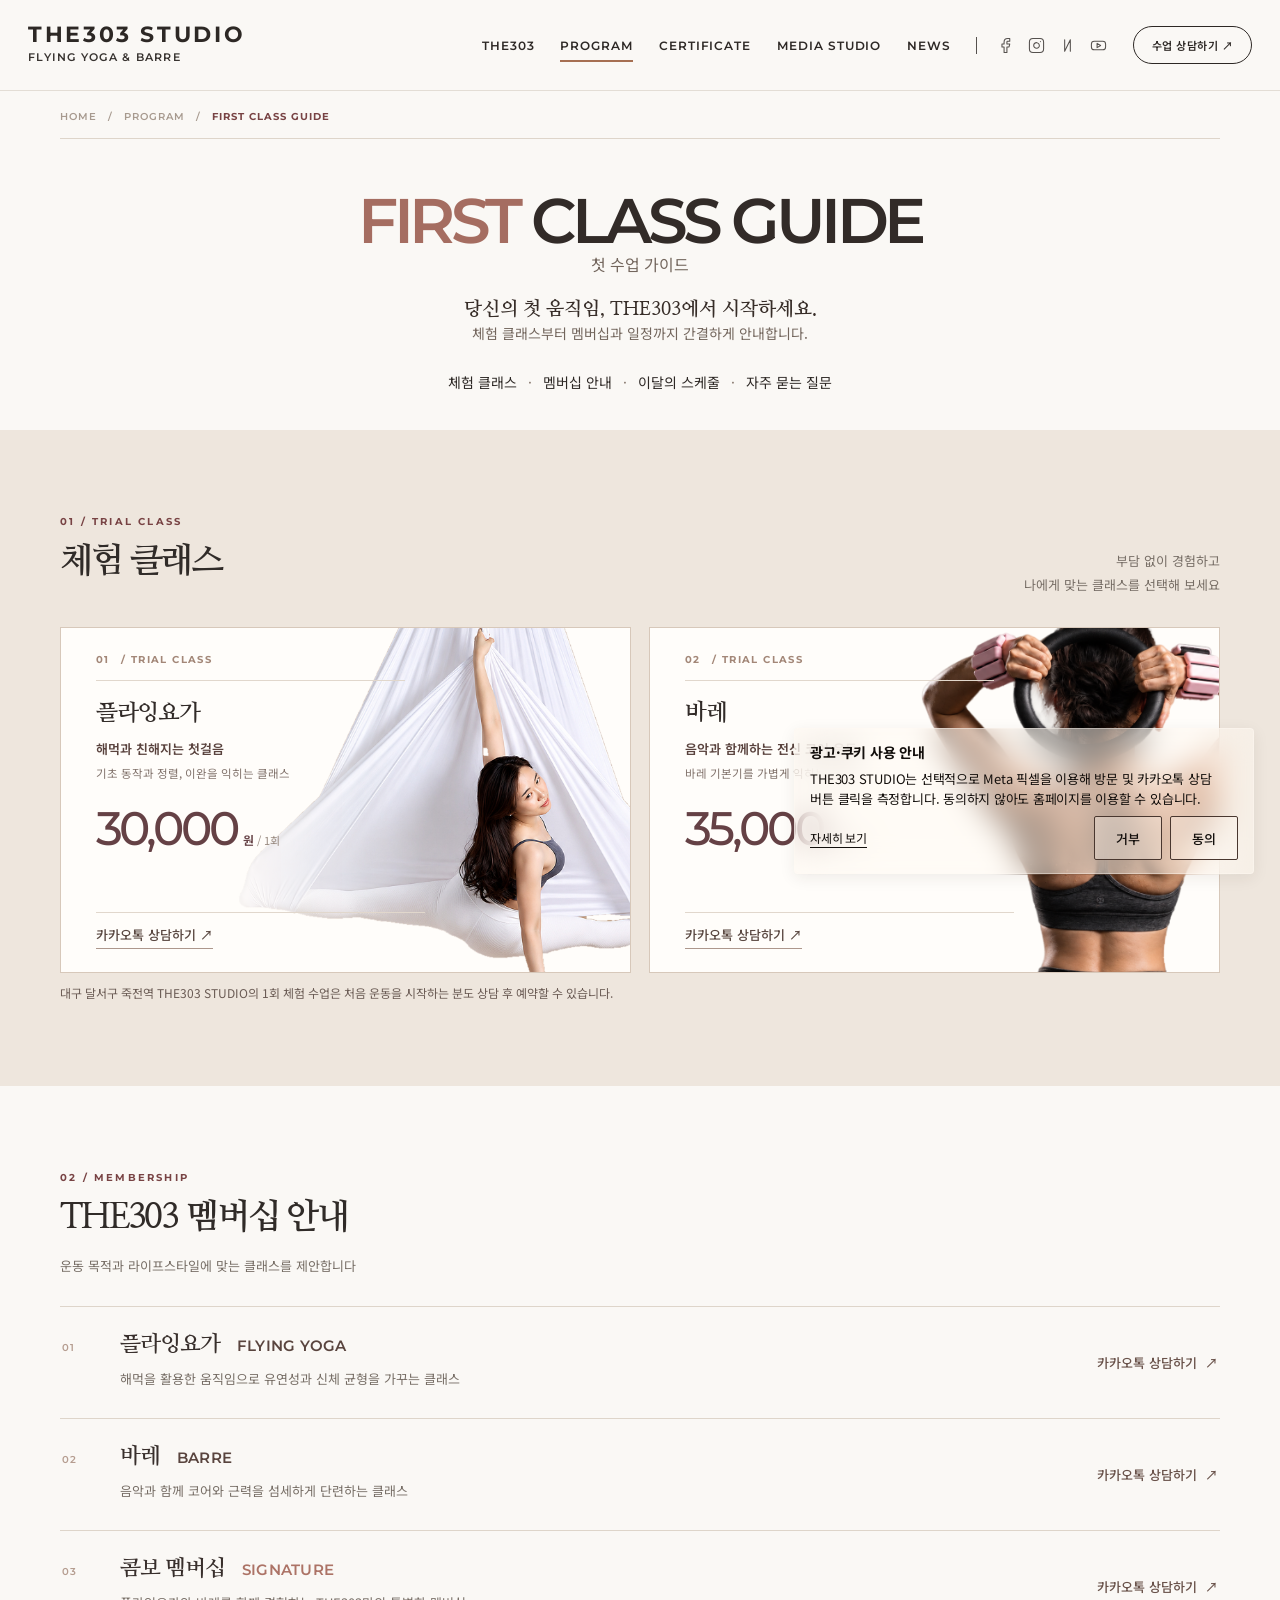
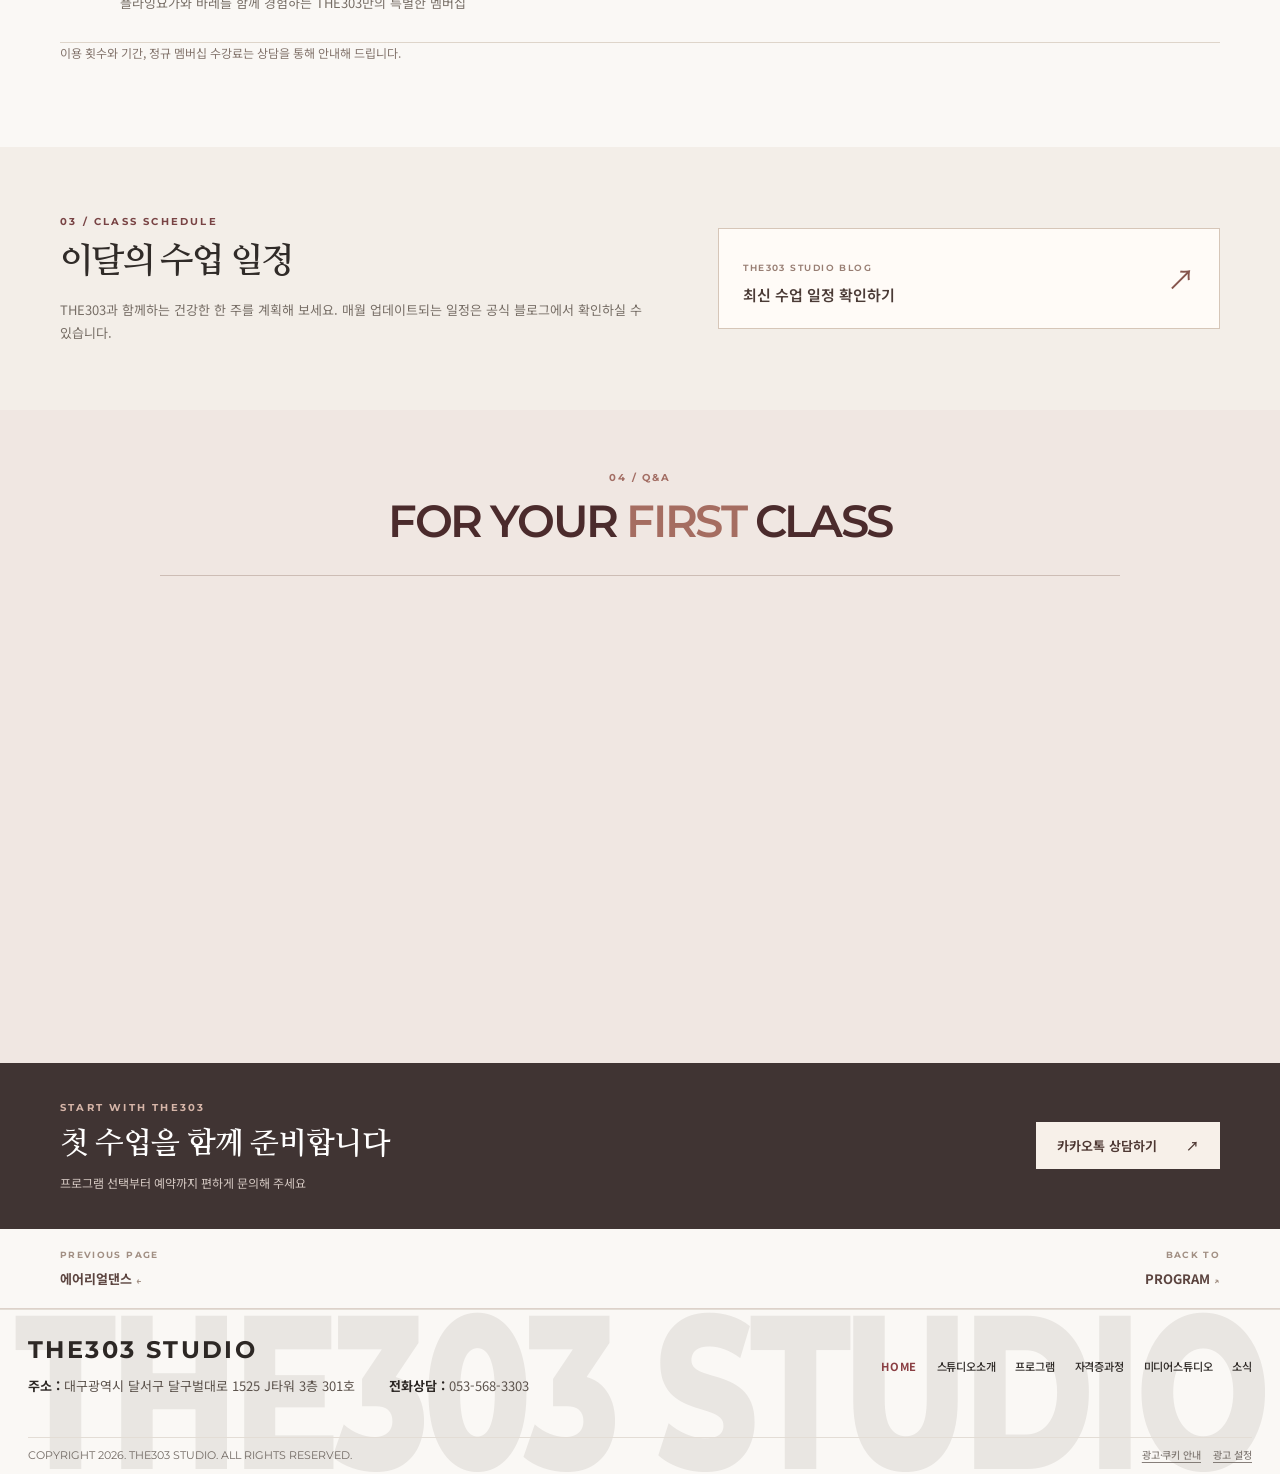
<file: program-guide.html>
<!doctype html><html lang="ko"><head><meta charset="utf-8"><meta name="viewport" content="width=device-width,initial-scale=1"><meta name="theme-color" content="#FAF8F5"><title>대구 플라잉요가·바레 체험 수업 | 더303스튜디오</title><meta name="description" content="대구 달서구 죽전역 더303스튜디오 첫 수업 가이드. 플라잉요가 1회 체험 30,000원, 바레 35,000원. 초보자 준비물, 콤보 멤버십, 시간표 및 예약 안내."><meta property="og:type" content="website"><meta property="og:title" content="대구 플라잉요가·바레 체험 수업 | 더303스튜디오"><meta property="og:image" content="https://the303studio.kr/images/barre/hero-pc.jpg">
<link rel="preconnect" href="https://fonts.googleapis.com"><link rel="preconnect" href="https://fonts.gstatic.com" crossorigin><link href="https://fonts.googleapis.com/css2?family=DM+Sans:wght@400;500;600;700&amp;family=Noto+Sans+KR:wght@300;400;500;600;700&amp;family=Nanum+Myeongjo:wght@400;600;700&amp;family=Montserrat:wght@300;400;500;600;700;800&amp;display=swap" rel="stylesheet">
<link rel="stylesheet" href="./css/base.css"><link rel="stylesheet" href="./css/navigation.css?v=20261117-v05"><link rel="stylesheet" href="./css/responsive.css"><link rel="stylesheet" href="./css/refinements.css"><link rel="stylesheet" href="./css/pages.css"><link rel="stylesheet" href="./css/program-guide-v01.css?v=20261128-geo-fix02">
<script>if(new URLSearchParams(location.search).get('editor')==='on')document.documentElement.classList.add('the303-admin-mode');</script><link rel="stylesheet" href="./css/program-titles.css">
  <link rel="stylesheet" href="./css/footer-motion-test.css">
    <link rel="stylesheet" href="./css/footer-v57.css?v=20261124-v58-all-pages">
  <meta property="og:description" content="대구 달서구 죽전역 더303스튜디오 첫 수업 가이드. 플라잉요가 1회 체험 30,000원, 바레 35,000원. 초보자 준비물, 콤보 멤버십, 시간표 및 예약 안내.">
  <link rel="canonical" href="https://the303studio.kr/program-guide.html">
  <meta property="og:url" content="https://the303studio.kr/program-guide.html">
  <meta property="og:site_name" content="THE303 STUDIO">
  <meta property="og:locale" content="ko_KR">
  <meta name="twitter:card" content="summary_large_image">
  <link rel="icon" href="/favicon.ico" sizes="any">
  <link rel="icon" type="image/png" sizes="32x32" href="/favicon-32x32.png">
  <link rel="apple-touch-icon" href="/apple-touch-icon.png">
  <link rel="stylesheet" href="./css/meta-consent-v64.css">
  <script defer src="./js/meta-consent-v64.js"></script>
  <link rel="stylesheet" href="./css/v65-typography-spacing.css?v=20261126-v65-test1">
  <link rel="stylesheet" href="./css/v65-review-02.css?v=20261126-test2">
  <link rel="stylesheet" href="./css/v65-review-03.css?v=20261127-test3">
  <link rel="stylesheet" href="./css/v65-review-04.css?v=20261127-test4">
  <link rel="stylesheet" href="./css/footer-mobile-v65-05.css?v=20261127-v6505">
<meta property="og:image:width" content="1600">
<meta property="og:image:height" content="1312">
<meta name="twitter:title" content="대구 플라잉요가·바레 체험 수업 | 더303스튜디오">
<meta name="twitter:description" content="대구 달서구 죽전역 더303스튜디오 첫 수업 가이드. 플라잉요가 1회 체험 30,000원, 바레 35,000원. 초보자 준비물, 콤보 멤버십, 시간표 및 예약 안내.">
<meta name="twitter:image" content="https://the303studio.kr/images/barre/hero-pc.jpg">
<script type="application/ld+json">{"@context":"https://schema.org","@graph":[{"@type":"Service","@id":"https://the303studio.kr/program-guide.html#trial-1","name":"플라잉요가 1회 체험 클래스","provider":{"@id":"https://the303studio.kr/#organization"},"url":"https://the303studio.kr/program-guide.html","offers":{"@type":"Offer","price":30000,"priceCurrency":"KRW","url":"https://the303studio.kr/program-guide.html"}},{"@type":"Service","@id":"https://the303studio.kr/program-guide.html#trial-2","name":"바레 1회 체험 클래스","provider":{"@id":"https://the303studio.kr/#organization"},"url":"https://the303studio.kr/program-guide.html","offers":{"@type":"Offer","price":35000,"priceCurrency":"KRW","url":"https://the303studio.kr/program-guide.html"}},{"@type":"BreadcrumbList","@id":"https://the303studio.kr/program-guide.html#breadcrumb","itemListElement":[{"@type":"ListItem","position":1,"name":"홈","item":"https://the303studio.kr/"},{"@type":"ListItem","position":2,"name":"첫 수업 가이드","item":"https://the303studio.kr/program-guide.html"}]},{"@type":"WebPage","@id":"https://the303studio.kr/program-guide.html#webpage","url":"https://the303studio.kr/program-guide.html","name":"대구 플라잉요가·바레 체험 수업 | 더303스튜디오","description":"대구 달서구 죽전역 더303스튜디오 첫 수업 가이드. 플라잉요가 1회 체험 30,000원, 바레 35,000원. 초보자 준비물, 콤보 멤버십, 시간표 및 예약 안내.","inLanguage":"ko-KR","isPartOf":{"@id":"https://the303studio.kr/#website"},"about":{"@id":"https://the303studio.kr/#organization"},"primaryImageOfPage":{"@type":"ImageObject","url":"https://the303studio.kr/images/barre/hero-pc.jpg","width":1600,"height":1312},"mainEntity":[{"@id":"https://the303studio.kr/program-guide.html#trial-1"},{"@id":"https://the303studio.kr/program-guide.html#trial-2"}],"breadcrumb":{"@id":"https://the303studio.kr/program-guide.html#breadcrumb"}}]}</script>
</head>
<body class="the303-footer-v57 the303-subpage" data-page="program-guide"><a class="skip-link" href="#mainContent">본문으로 바로가기</a><div class="mobile-nav-backdrop" id="navBackdrop"></div><header class="site-header" id="siteHeader">
<div class="container nav-wrap">
<a aria-label="THE303 STUDIO 홈으로 이동" class="brand" href="index.html#home">
<span class="brand-main" data-text="brandEn">THE303 STUDIO</span>
<span class="brand-sub" data-text="brandSub">FLYING YOGA &amp; BARRE</span>
</a>
<button aria-controls="navPanel" aria-expanded="false" aria-label="메뉴 열기" class="menu-toggle" id="menuToggle" type="button">
<svg viewbox="0 0 24 24"><path d="M3 7h18M3 12h18M3 17h18"></path></svg>
</button>
<nav aria-label="주 메뉴" class="nav-panel" id="navPanel">
<a aria-label="THE303 STUDIO 메인페이지로 이동" class="mobile-panel-brand" href="index.html"><span data-text="brandEn">THE303 STUDIO</span><small aria-hidden="true">HOME <span class="home-link-arrow">↗</span></small></a>
<ul class="nav-list">
<li class="nav-dropdown">
<a class="nav-link" data-text="nav1" href="index.html#philosophy">THE303</a>
<button class="submenu-toggle" type="button"><svg class="nav-chevron" fill="none" stroke="currentColor" stroke-width="2" viewbox="0 0 24 24"><path d="m6 9 6 6 6-6"></path></svg></button>
<ul class="dropdown-menu">
<li><a data-text="navSub1_1" href="about-studio.html">스튜디오소개</a></li>
<li><a data-text="navSub1_2" href="contact.html">오시는길</a></li>
</ul>
</li>
<li class="nav-dropdown">
<a class="nav-link active" data-text="nav2" href="index.html#program">PROGRAM</a>
<button class="submenu-toggle" type="button"><svg class="nav-chevron" fill="none" stroke="currentColor" stroke-width="2" viewbox="0 0 24 24"><path d="m6 9 6 6 6-6"></path></svg></button>
<ul class="dropdown-menu">
<li><a data-text="navSub2_1" href="program-flying.html">플라잉요가</a></li>
<li><a data-text="navSub2_2" href="program-barre.html">바레</a></li>
<li><a data-text="navSub2_3" href="program-dance.html">에어리얼댄스</a></li>
<li><a aria-current="page" href="program-guide.html">첫 수업 가이드</a></li></ul>
</li>
<li class="nav-dropdown">
<a class="nav-link" data-text="nav3" href="index.html#ttc">CERTIFICATE</a>
<button class="submenu-toggle" type="button"><svg class="nav-chevron" fill="none" stroke="currentColor" stroke-width="2" viewbox="0 0 24 24"><path d="m6 9 6 6 6-6"></path></svg></button>
<ul class="dropdown-menu">
<li><a data-text="navSub3_1" href="ttc-cert.html">자격증과정</a></li>
<li><a data-text="navSub3_2" href="ttc-workshop.html">강사 워크샵</a></li>
</ul>
</li>
<li class="nav-dropdown">
<a class="nav-link" data-text="nav4" href="index.html#space">MEDIA STUDIO</a>
<button class="submenu-toggle" type="button"><svg class="nav-chevron" fill="none" stroke="currentColor" stroke-width="2" viewbox="0 0 24 24"><path d="m6 9 6 6 6-6"></path></svg></button>
<ul class="dropdown-menu">
<li><a data-text="navSub4_1" href="media-portfolio.html">포트폴리오</a></li>
<li><a data-text="navSub4_2" href="media-rental.html">촬영 및 대관 안내</a></li>
</ul>
</li>
<li class="nav-dropdown">
<a class="nav-link" data-text="nav5" href="index.html#news">NEWS</a>
<button class="submenu-toggle" type="button"><svg class="nav-chevron" fill="none" stroke="currentColor" stroke-width="2" viewbox="0 0 24 24"><path d="m6 9 6 6 6-6"></path></svg></button>
<ul class="dropdown-menu">
<li><a data-text="navSub5_1" href="news-notice.html">공지사항</a></li>
<li><a data-text="navSub5_2" href="news-gallery.html">갤러리</a></li>
</ul>
</li>
</ul>
<div class="nav-social">
<a aria-label="Facebook" data-link="socialFb" href="https://www.facebook.com/the303flyingyogastudio" rel="noopener noreferrer" target="_blank"><svg viewbox="0 0 24 24"><path d="M18 2h-3a5 5 0 0 0-5 5v3H7v4h3v8h4v-8h3l1-4h-4V7a1 1 0 0 1 1-1h3z"></path></svg></a>
<a aria-label="Instagram" data-link="socialIg" href="https://www.instagram.com/the303_flyingyoga_barre" rel="noopener noreferrer" target="_blank"><svg viewbox="0 0 24 24"><rect height="20" rx="5" ry="5" width="20" x="2" y="2"></rect><path d="M16 11.37A4 4 0 1 1 12.63 8 4 4 0 0 1 16 11.37z"></path><line x1="17.5" x2="17.51" y1="6.5" y2="6.5"></line></svg></a>
<a aria-label="Naver Blog" data-link="socialBlog" href="https://blog.naver.com/flyingthe303" rel="noopener noreferrer" target="_blank"><svg viewbox="0 0 24 24"><polyline points="8 4 8 20 16 4 16 20"></polyline></svg></a>
<a aria-label="YouTube" data-link="socialYt" href="https://www.youtube.com/@%EB%8D%94303%EC%8A%A4%ED%8A%9C%EB%94%94%EC%98%A4" rel="noopener noreferrer" target="_blank"><svg viewbox="0 0 24 24"><rect height="12" rx="4" ry="4" width="20" x="2" y="6"></rect><polygon points="10 9 15 12 10 15 10 9"></polygon></svg></a>
</div>
<div class="mobile-menu-social">
<a aria-label="Facebook" data-link="socialFb" href="https://www.facebook.com/the303flyingyogastudio" rel="noopener noreferrer" target="_blank"><svg viewbox="0 0 24 24"><path d="M18 2h-3a5 5 0 0 0-5 5v3H7v4h3v8h4v-8h3l1-4h-4V7a1 1 0 0 1 1-1h3z"></path></svg></a>
<a aria-label="Instagram" data-link="socialIg" href="https://www.instagram.com/the303_flyingyoga_barre" rel="noopener noreferrer" target="_blank"><svg viewbox="0 0 24 24"><rect height="20" rx="5" ry="5" width="20" x="2" y="2"></rect><path d="M16 11.37A4 4 0 1 1 12.63 8 4 4 0 0 1 16 11.37z"></path><line x1="17.5" x2="17.51" y1="6.5" y2="6.5"></line></svg></a>
<a aria-label="Naver Blog" data-link="socialBlog" href="https://blog.naver.com/flyingthe303" rel="noopener noreferrer" target="_blank"><svg viewbox="0 0 24 24"><polyline points="8 4 8 20 16 4 16 20"></polyline></svg></a>
<a aria-label="YouTube" data-link="socialYt" href="https://www.youtube.com/@%EB%8D%94303%EC%8A%A4%ED%8A%9C%EB%94%94%EC%98%A4" rel="noopener noreferrer" target="_blank"><svg viewbox="0 0 24 24"><rect height="12" rx="4" ry="4" width="20" x="2" y="6"></rect><polygon points="10 9 15 12 10 15 10 9"></polygon></svg></a>
</div>
<a class="nav-cta" data-link="booking" data-text="navCta" href="https://pf.kakao.com/_xdERxlxj" target="_blank" rel="noopener noreferrer">수업 상담하기 ↗</a>
</nav>
</div>
</header>
<main id="mainContent" class="guide-page">
  <section class="guide-hero" aria-labelledby="guide-title">
    <div class="guide-container">
      <nav class="guide-breadcrumb" aria-label="현재 페이지 경로"><a href="index.html">HOME</a><span aria-hidden="true">/</span><a href="index.html#program">PROGRAM</a><span aria-hidden="true">/</span><strong aria-current="page">FIRST CLASS GUIDE</strong></nav>
      <div class="first-class-heading">
        <div><h1 id="guide-title" lang="en"><span class="guide-first-accent">FIRST</span> CLASS <span class="guide-title-break">GUIDE</span></h1><p class="first-class-subtitle">첫 수업 가이드</p></div>
        <div class="first-class-intro">
          <p data-edit="guideHeroLead">당신의 첫 움직임, THE303에서 시작하세요.</p>
          <p data-edit="guideHeroIntro">체험 클래스부터 멤버십과 일정까지 간결하게 안내합니다.</p>
        </div>
      </div>
      <nav class="first-class-index" aria-label="첫 수업 가이드 목차">
        <a href="#trial">체험 클래스</a>
        <a href="#membership-title">멤버십 안내</a>
        <a href="#schedule-title">이달의 스케줄</a>
        <a href="#faq-title">자주 묻는 질문</a>
      </nav>
    </div>
  </section>

  <section id="trial" class="guide-section guide-trial" aria-labelledby="trial-title">
    <div class="guide-container">
      <div class="guide-section-heading guide-heading-inline">
        <div><span class="guide-eyebrow">01 / TRIAL CLASS</span><h2 id="trial-title">체험 클래스</h2></div>
        <p>부담 없이 경험하고<br>나에게 맞는 클래스를 선택해 보세요</p>
      </div>
      <div class="guide-trial-grid">
        <article class="guide-trial-card">
          <div class="guide-trial-top"><span>01 <small>/ TRIAL CLASS</small></span></div>
          <h3>플라잉요가</h3>
          <p class="guide-trial-description"><strong>해먹과 친해지는 첫걸음</strong><span>기초 동작과 정렬, 이완을 익히는 클래스</span></p>
          <figure class="guide-trial-photo guide-trial-photo-flying"><img src="images/guide/trial-flying-subject.png" data-edit-image="guideTrialFlyingPhoto" alt="THE303 플라잉요가 체험 클래스" width="1500" height="1667" loading="lazy" decoding="async"></figure>
          <div class="guide-price"><strong data-edit="guideTrialFlyingPrice">30,000</strong><span>원 <i>/ 1회</i></span></div>
          <div class="guide-trial-bottom"><a href="https://pf.kakao.com/_xdERxlxj" data-link="booking" target="_blank" rel="noopener noreferrer" aria-label="플라잉요가 체험 클래스 카카오톡 상담하기 (새 창)">카카오톡 상담하기 <span aria-hidden="true">↗</span></a></div>
        </article>
        <article class="guide-trial-card">
          <div class="guide-trial-top"><span>02 <small>/ TRIAL CLASS</small></span></div>
          <h3>바레</h3>
          <p class="guide-trial-description"><strong>음악과 함께하는 전신 코어 운동</strong><span>바레 기본기를 가볍게 익히는 클래스</span></p>
          <figure class="guide-trial-photo guide-trial-photo-barre"><img src="images/guide/trial-barre-subject.png?v=2" data-edit-image="guideTrialBarrePhoto" alt="THE303 바레 체험 클래스" width="874" height="941" loading="lazy" decoding="async"></figure>
          <div class="guide-price"><strong data-edit="guideTrialBarrePrice">35,000</strong><span>원 <i>/ 1회</i></span></div>
          <div class="guide-trial-bottom"><a href="https://pf.kakao.com/_xdERxlxj" data-link="booking" target="_blank" rel="noopener noreferrer" aria-label="바레 체험 클래스 카카오톡 상담하기 (새 창)">카카오톡 상담하기 <span aria-hidden="true">↗</span></a></div>
        </article>
      </div>
      <div class="guide-trial-action"><p>대구 달서구 죽전역 THE303 STUDIO의 1회 체험 수업은 처음 운동을 시작하는 분도 상담 후 예약할 수 있습니다.</p></div>
    </div>
  </section>

  <section class="guide-section guide-membership" aria-labelledby="membership-title">
    <div class="guide-container">
      <div class="guide-section-heading"><span class="guide-eyebrow">02 / MEMBERSHIP</span><h2 id="membership-title">THE303 멤버십 안내</h2><p>운동 목적과 라이프스타일에 맞는 클래스를 제안합니다</p></div>
      <div class="guide-membership-list">
        <div class="guide-membership-row">
          <span class="guide-membership-num">01</span>
          <div class="guide-membership-copy"><div class="guide-membership-name"><strong>플라잉요가</strong><span class="guide-membership-en">FLYING YOGA</span></div><p class="guide-membership-desc">해먹을 활용한 움직임으로 유연성과 신체 균형을 가꾸는 클래스</p></div>
          <a class="guide-membership-go" href="https://pf.kakao.com/_xdERxlxj" data-link="booking" target="_blank" rel="noopener noreferrer" aria-label="플라잉요가 멤버십 카카오톡 상담하기 (새 창)">카카오톡 상담하기 <span aria-hidden="true">↗</span></a>
        </div>
        <div class="guide-membership-row">
          <span class="guide-membership-num">02</span>
          <div class="guide-membership-copy"><div class="guide-membership-name"><strong>바레</strong><span class="guide-membership-en">BARRE</span></div><p class="guide-membership-desc">음악과 함께 코어와 근력을 섬세하게 단련하는 클래스</p></div>
          <a class="guide-membership-go" href="https://pf.kakao.com/_xdERxlxj" data-link="booking" target="_blank" rel="noopener noreferrer" aria-label="바레 멤버십 카카오톡 상담하기 (새 창)">카카오톡 상담하기 <span aria-hidden="true">↗</span></a>
        </div>
        <div class="guide-membership-row guide-membership-signature">
          <span class="guide-membership-num">03</span>
          <div class="guide-membership-copy"><div class="guide-membership-name"><strong>콤보 멤버십</strong><span class="guide-membership-en">SIGNATURE</span></div><p class="guide-membership-desc">플라잉요가와 바레를 함께 경험하는 THE303만의 특별한 멤버십</p></div>
          <a class="guide-membership-go" href="https://pf.kakao.com/_xdERxlxj" data-link="booking" target="_blank" rel="noopener noreferrer" aria-label="콤보 멤버십 카카오톡 상담하기 (새 창)">카카오톡 상담하기 <span aria-hidden="true">↗</span></a>
        </div>
      </div>
      <p class="guide-membership-note">이용 횟수와 기간, 정규 멤버십 수강료는 상담을 통해 안내해 드립니다.</p>
    </div>
  </section>

  <section class="guide-section guide-schedule" aria-labelledby="schedule-title">
    <div class="guide-container guide-schedule-grid">
      <div class="guide-schedule-copy"><span class="guide-eyebrow">03 / CLASS SCHEDULE</span><h2 id="schedule-title">이달의 수업 일정</h2><p>THE303과 함께하는 건강한 한 주를 계획해 보세요. 매월 업데이트되는 일정은 공식 블로그에서 확인하실 수 있습니다.</p></div>
      <a id="guideScheduleLink" class="guide-schedule-link" href="https://blog.naver.com/PostList.naver?blogId=flyingthe303&amp;from=postList&amp;categoryNo=6" target="_blank" rel="noopener noreferrer" aria-label="네이버 블로그에서 최신 수업 일정 보기 (새 창)"><span><small>THE303 STUDIO BLOG</small><strong>최신 수업 일정 확인하기</strong></span><span class="guide-schedule-arrow" aria-hidden="true">↗</span></a>
    </div>
  </section>

  <section class="guide-section guide-faq" aria-labelledby="faq-title">
    <div class="guide-container guide-faq-grid">
      <div class="guide-faq-heading"><span class="guide-eyebrow">04 / Q&amp;A</span><h2 id="faq-title">FOR YOUR <span class="guide-first-accent">FIRST</span> CLASS</h2></div>
      <div class="guide-faq-questions">
        <details class="guide-faq-item" name="the303-first-class-faq"><summary><span class="guide-faq-number" aria-hidden="true">01</span><span class="guide-faq-label">운동이 처음인데 참여할 수 있나요?</span><span class="guide-faq-chevron" aria-hidden="true"></span></summary>
          <div class="guide-faq-answer"><p>네. 플라잉요가는 처음 해먹을 접하는 START부터, 바레는 기본 자세와 움직임부터 시작할 수 있습니다. 운동 경험과 몸의 상태를 상담한 뒤 알맞은 클래스를 안내해 드립니다.</p></div>
        </details>
        <details class="guide-faq-item" name="the303-first-class-faq"><summary><span class="guide-faq-number" aria-hidden="true">02</span><span class="guide-faq-label">체험 수업은 어떻게 예약하나요?</span><span class="guide-faq-chevron" aria-hidden="true"></span></summary>
          <div class="guide-faq-answer"><p>최신 수업 일정을 확인하신 후 카카오톡 채널 또는 전화로 희망하시는 수업과 날짜를 알려주세요. 예약 가능 여부를 확인하고 방문 방법을 안내해 드립니다.</p>
          <a class="guide-faq-contact" href="https://pf.kakao.com/_xdERxlxj" data-link="booking" target="_blank" rel="noopener noreferrer" aria-label="카카오톡으로 체험 수업 상담하기 (새 창)">카카오톡 상담하기 <span aria-hidden="true">↗</span></a></div>
        </details>
        <details class="guide-faq-item" name="the303-first-class-faq"><summary><span class="guide-faq-number" aria-hidden="true">03</span><span class="guide-faq-label">수업 준비물은 무엇인가요?</span><span class="guide-faq-chevron" aria-hidden="true"></span></summary>
          <div class="guide-faq-answer"><p>움직임이 편하고 몸에 밀착되는 운동복을 권장합니다.</p>
          <p><strong>플라잉요가</strong> 피부 보호를 위해 겨드랑이를 덮는 상의와 오금을 덮는 긴 하의를 추천합니다. 지퍼가 있는 옷이나 반지·귀걸이 등의 액세서리는 피해 주세요.</p>
          <p><strong>바레</strong> 안정적인 동작을 위해 미끄럼 방지 토삭스(그립삭스)를 권장합니다. 개인 텀블러를 준비하시면 좋습니다.</p></div>
        </details>
        <details class="guide-faq-item" name="the303-first-class-faq"><summary><span class="guide-faq-number" aria-hidden="true">04</span><span class="guide-faq-label">플라잉요가와 바레를 함께 배울 수 있나요?</span><span class="guide-faq-chevron" aria-hidden="true"></span></summary>
          <div class="guide-faq-answer"><p>콤보 멤버십은 플라잉요가와 바레를 함께 경험할 수 있는 THE303만의 특별한 회원권입니다. 등록하신 횟수와 이용 기간 내에서 원하는 수업을 자유롭게 선택해 예약하실 수 있습니다.</p></div>
        </details>
        <details class="guide-faq-item" name="the303-first-class-faq"><summary><span class="guide-faq-number" aria-hidden="true">05</span><span class="guide-faq-label">체험 수업 비용은 얼마인가요?</span><span class="guide-faq-chevron" aria-hidden="true"></span></summary>
          <div class="guide-faq-answer"><p>플라잉요가 1회 체험은 30,000원, 바레 1회 체험은 35,000원입니다. 정규 멤버십의 이용 횟수와 기간, 수강료는 상담으로 안내해 드립니다.</p></div>
        </details>
        <details class="guide-faq-item" name="the303-first-class-faq"><summary><span class="guide-faq-number" aria-hidden="true">06</span><span class="guide-faq-label">죽전역에서 어떻게 찾아가나요?</span><span class="guide-faq-chevron" aria-hidden="true"></span></summary>
          <div class="guide-faq-answer"><p>대구광역시 달서구 달구벌대로 1525 J타워 3층 301호입니다. 지하철 2호선 죽전역 1번 출구에서 도보 약 4분이며, 방문 전 예약이 필요합니다.</p><a class="guide-faq-contact" href="contact.html">오시는 길 보기 <span aria-hidden="true">↗</span></a></div>
        </details>
      </div>
    </div>
  </section>

  <section class="guide-final" aria-labelledby="final-title">
    <div class="guide-container guide-final-grid"><div><span class="guide-eyebrow">START WITH THE303</span><h2 id="final-title">첫 수업을 함께 준비합니다</h2><p>프로그램 선택부터 예약까지 편하게 문의해 주세요</p></div><a class="guide-button guide-button-light" href="https://pf.kakao.com/_xdERxlxj" data-link="booking" target="_blank" rel="noopener noreferrer">카카오톡 상담하기 <span aria-hidden="true">↗</span></a></div>
  </section>
  <nav class="guide-page-bottom-nav" aria-label="다른 프로그램으로 이동"><div class="guide-container"><a href="program-dance.html"><span>PREVIOUS PAGE</span><strong>에어리얼댄스 <span aria-hidden="true">←</span></strong></a><a href="index.html#program"><span>BACK TO</span><strong>PROGRAM <span aria-hidden="true">↗</span></strong></a></div></nav>
</main>
<footer class="site-footer" id="footer">
<div class="container">
<div class="footer-top reveal">
<div>
<div class="footer-brand" data-text="brandEn">THE303 STUDIO</div>
<div class="footer-info-text">
<span><strong style="color:var(--ink);">주소 :</strong> <span data-text="address">대구광역시 달서구 달구벌대로 1525 J타워 3층 301호</span></span>
<span><strong style="color:var(--ink);">전화상담 :</strong> <span data-text="phone">053-568-3303</span></span>
</div>
</div>
<nav aria-label="THE303 공통 하단 메뉴" class="footer-links footer-primary-links">
<a aria-label="HOME 메인페이지" class="footer-home-link" href="index.html">HOME</a>
<a href="about-studio.html">스튜디오소개</a>
<a href="index.html#program">프로그램</a>
<a href="index.html#ttc">자격증과정</a>
<a href="index.html#space">미디어스튜디오</a>
<a href="index.html#news">소식</a>
</nav>
</div>
<div class="footer-bottom">
<div>COPYRIGHT <span id="currentYear"></span>. <span data-text="brandEn">THE303 STUDIO</span>. ALL RIGHTS RESERVED.</div>
</div>
</div>
  <div class="footer-wordmark" aria-hidden="true"><span class="footer-wordmark-name" data-wordmark="THE303 STUDIO">THE303 STUDIO</span></div>
  </footer><div class="mobile-bottom-bar">
<a class="mobile-call" data-phone-link="" href="tel:053-568-3303">전화 상담</a>
<a class="mobile-book" data-link="booking" href="https://pf.kakao.com/_xdERxlxj" target="_blank" rel="noopener noreferrer">
<div style="display:flex; align-items:center; gap:8px; justify-content:center;">
<svg class="icon-kakao-outline" fill="none" height="18" stroke="currentColor" stroke-width="1.5" viewbox="0 0 24 24" width="18"><path d="M12 4c5.5 0 10 3.58 10 8s-4.48 8-10 8c-1.2 0-2.36-.18-3.44-.5L4 21l1.5-3.66C4.05 15.65 3 13.93 3 12c0-4.42 4.48-8 9-8z"></path></svg>
<span data-text="navCta">수업 상담하기</span>
</div>
</a>
</div><button aria-label="페이지 맨 위로 이동" class="to-top" id="toTop" type="button">
<svg viewbox="0 0 24 24"><path d="M12 19V5M5 12l7-7 7 7"></path></svg>
</button><button aria-controls="pageEditor" class="page-editor-toggle" id="pageEditorToggle" type="button">편집</button><aside aria-hidden="true" aria-label="첫 수업 가이드 페이지 편집" aria-modal="true" class="page-editor" id="pageEditor" role="dialog"><div class="page-editor-heading"><strong>첫 수업 가이드 페이지 편집</strong><button aria-label="편집기 닫기" id="pageEditorClose" type="button">✕</button></div>
<p class="page-editor-intro">수정한 문구·이미지 경로는 현재 브라우저에만 저장됩니다. 방문자 전체에 배포하려면 웹사이트 파일에 반영해야 합니다.</p>
<div id="pageEditorFields"></div><div id="pageEditorNotice" role="status"></div><div class="page-editor-actions"><button id="pageEditorExport" type="button">설정 복사</button><button id="pageEditorReset" type="button">초기화</button><button id="pageEditorSave" type="button">변경 저장</button></div></aside><script src="./js/common.js" defer></script><script src="./js/responsive-images.js?v=20261028" defer></script><script src="./js/news-posts.js" defer></script><script src="./js/pages.js?v=20261128-geo02-fix1" defer></script><script src="./js/program-guide.js?v=20261123-v50" defer></script>  <script defer src="./js/footer-motion-test.js"></script>
  <script defer src="./js/footer-v57.js?v=20261124-v58-all-pages"></script>
  <script defer src="./js/footer-mobile-v65-05.js?v=20261127-v6505"></script>
</body></html>
</file>
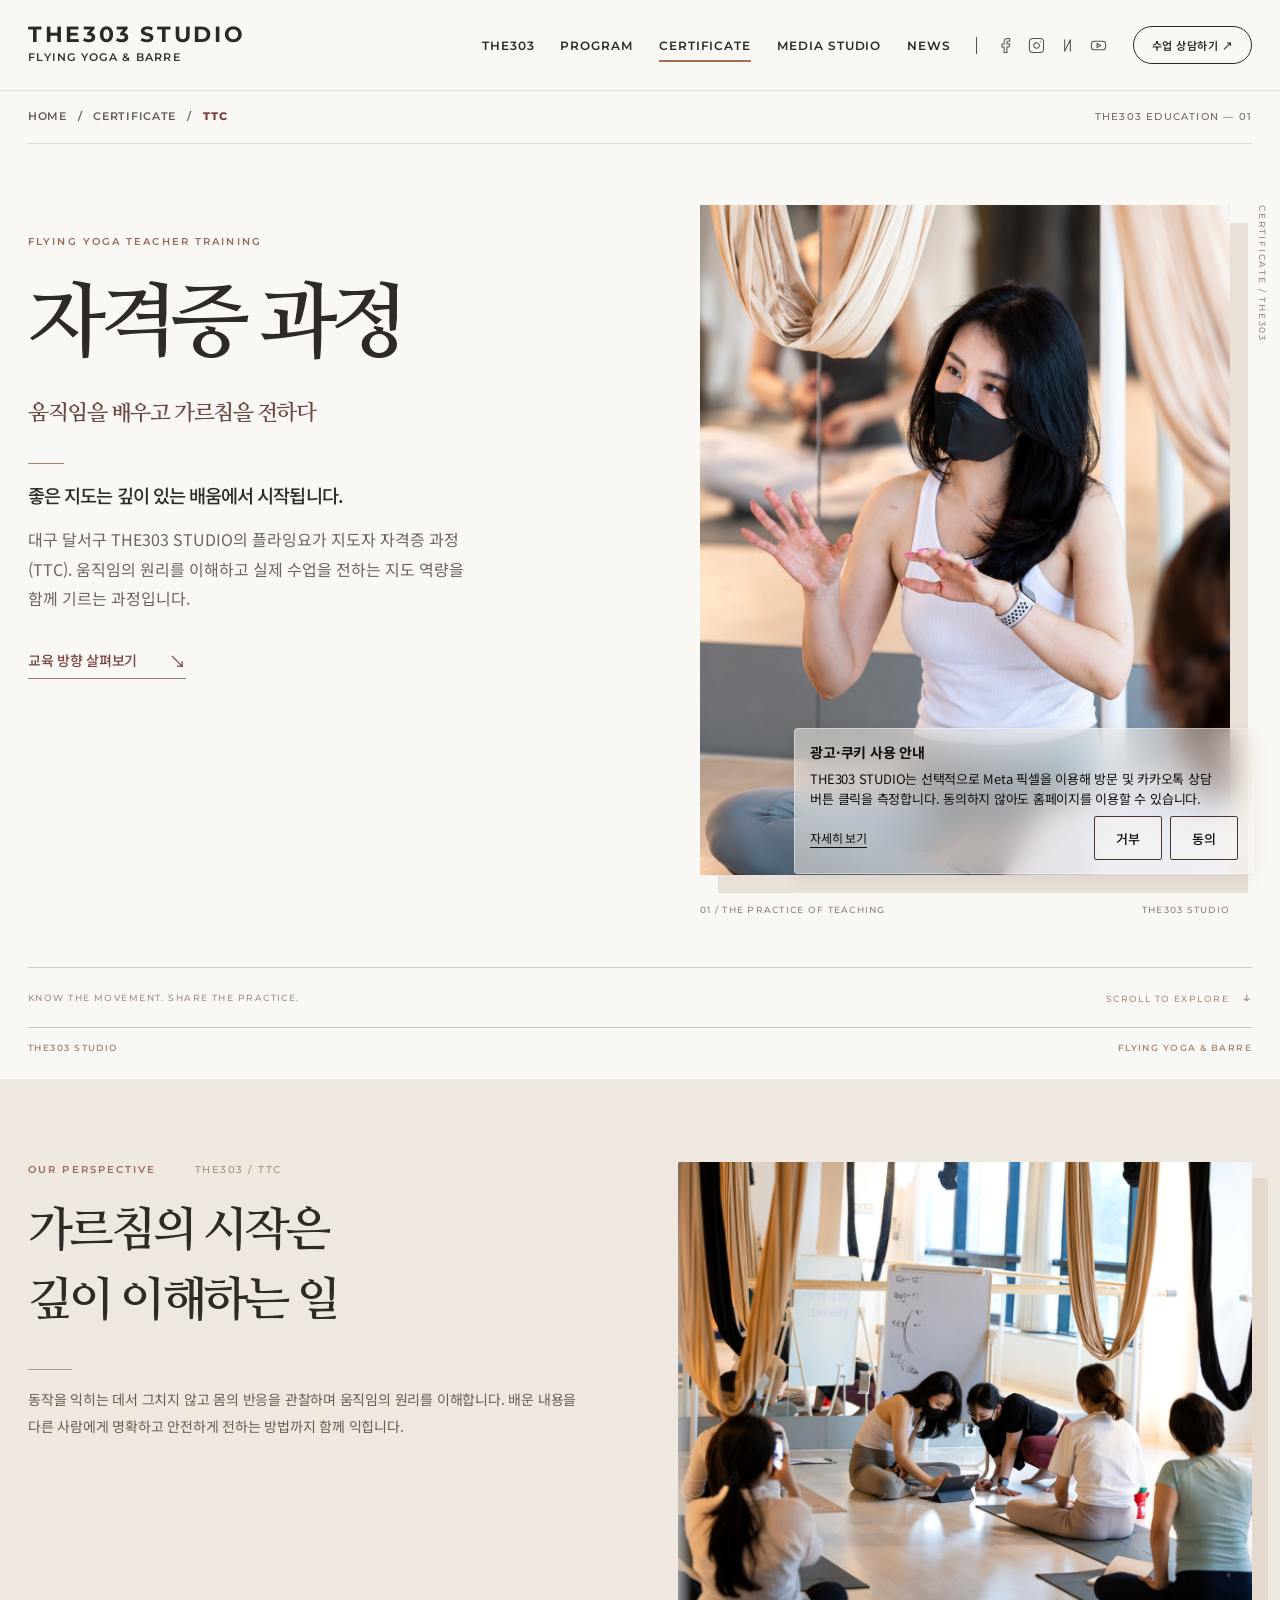
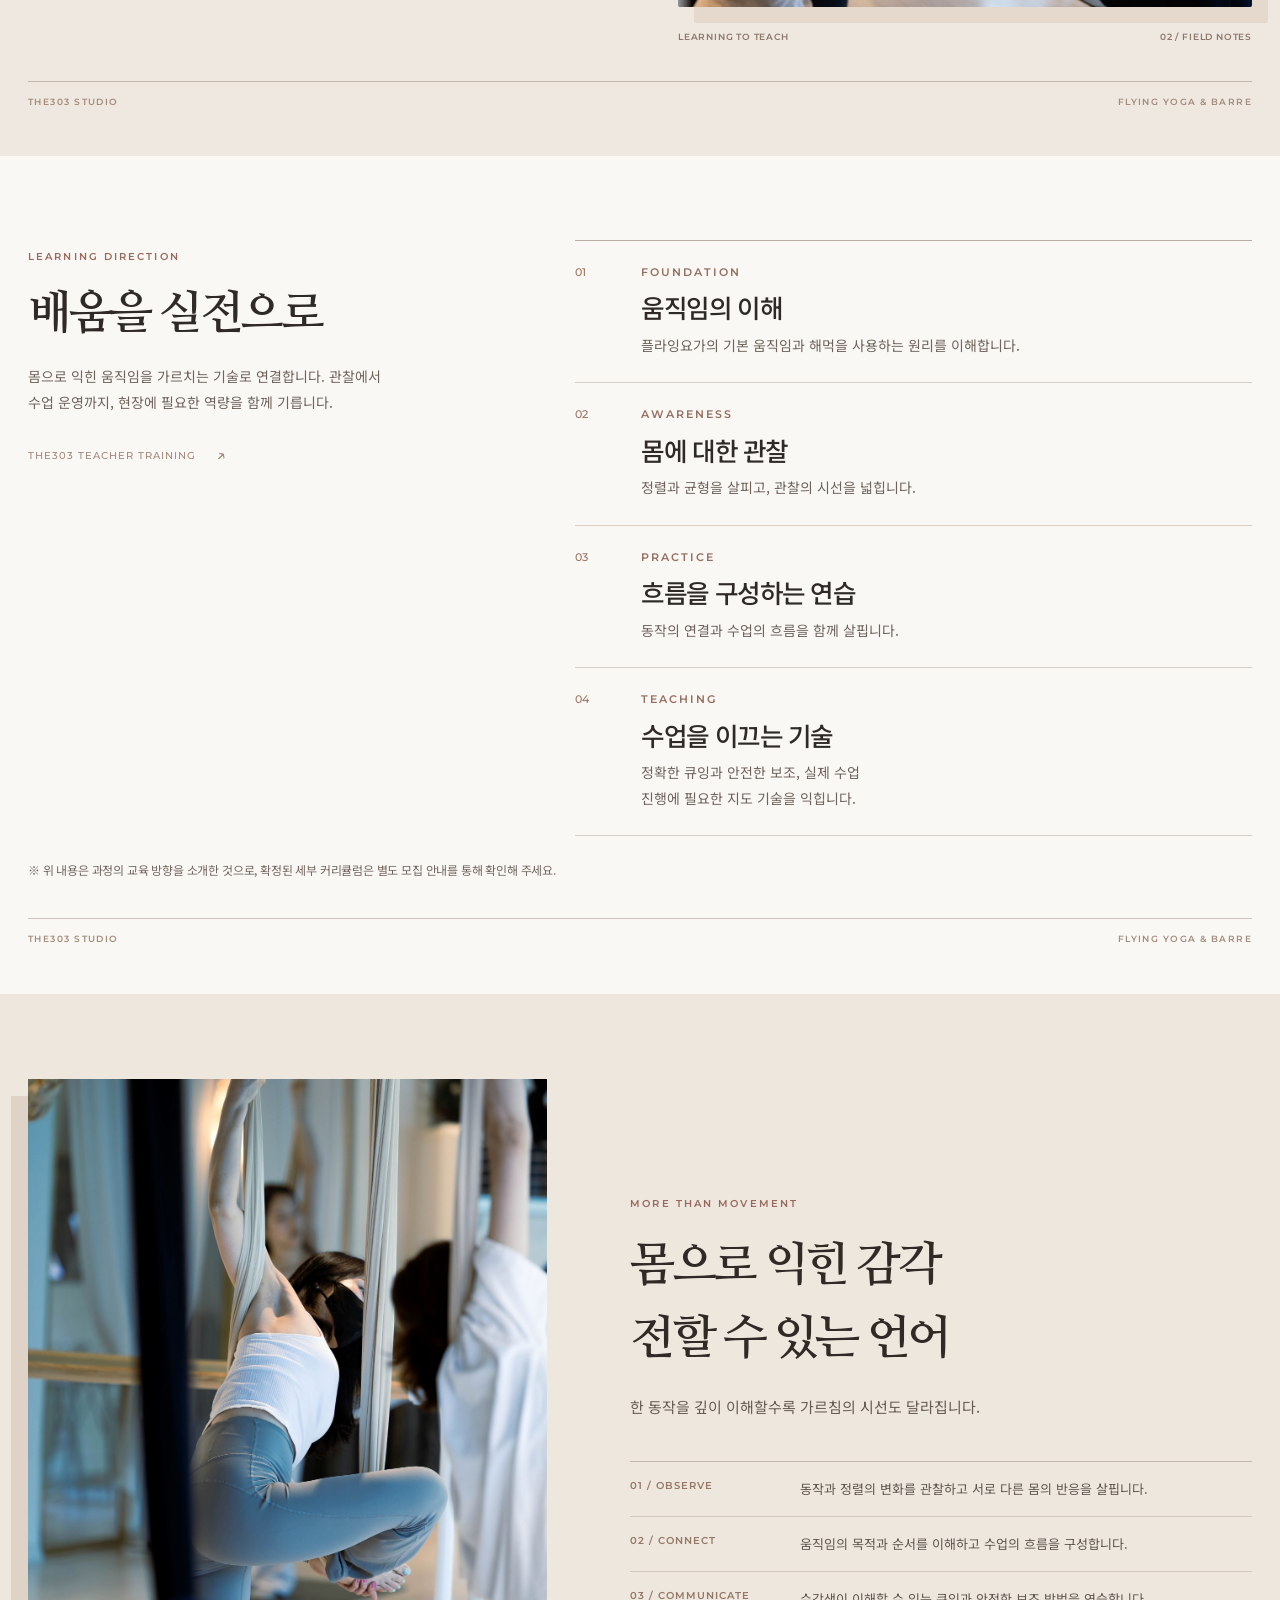
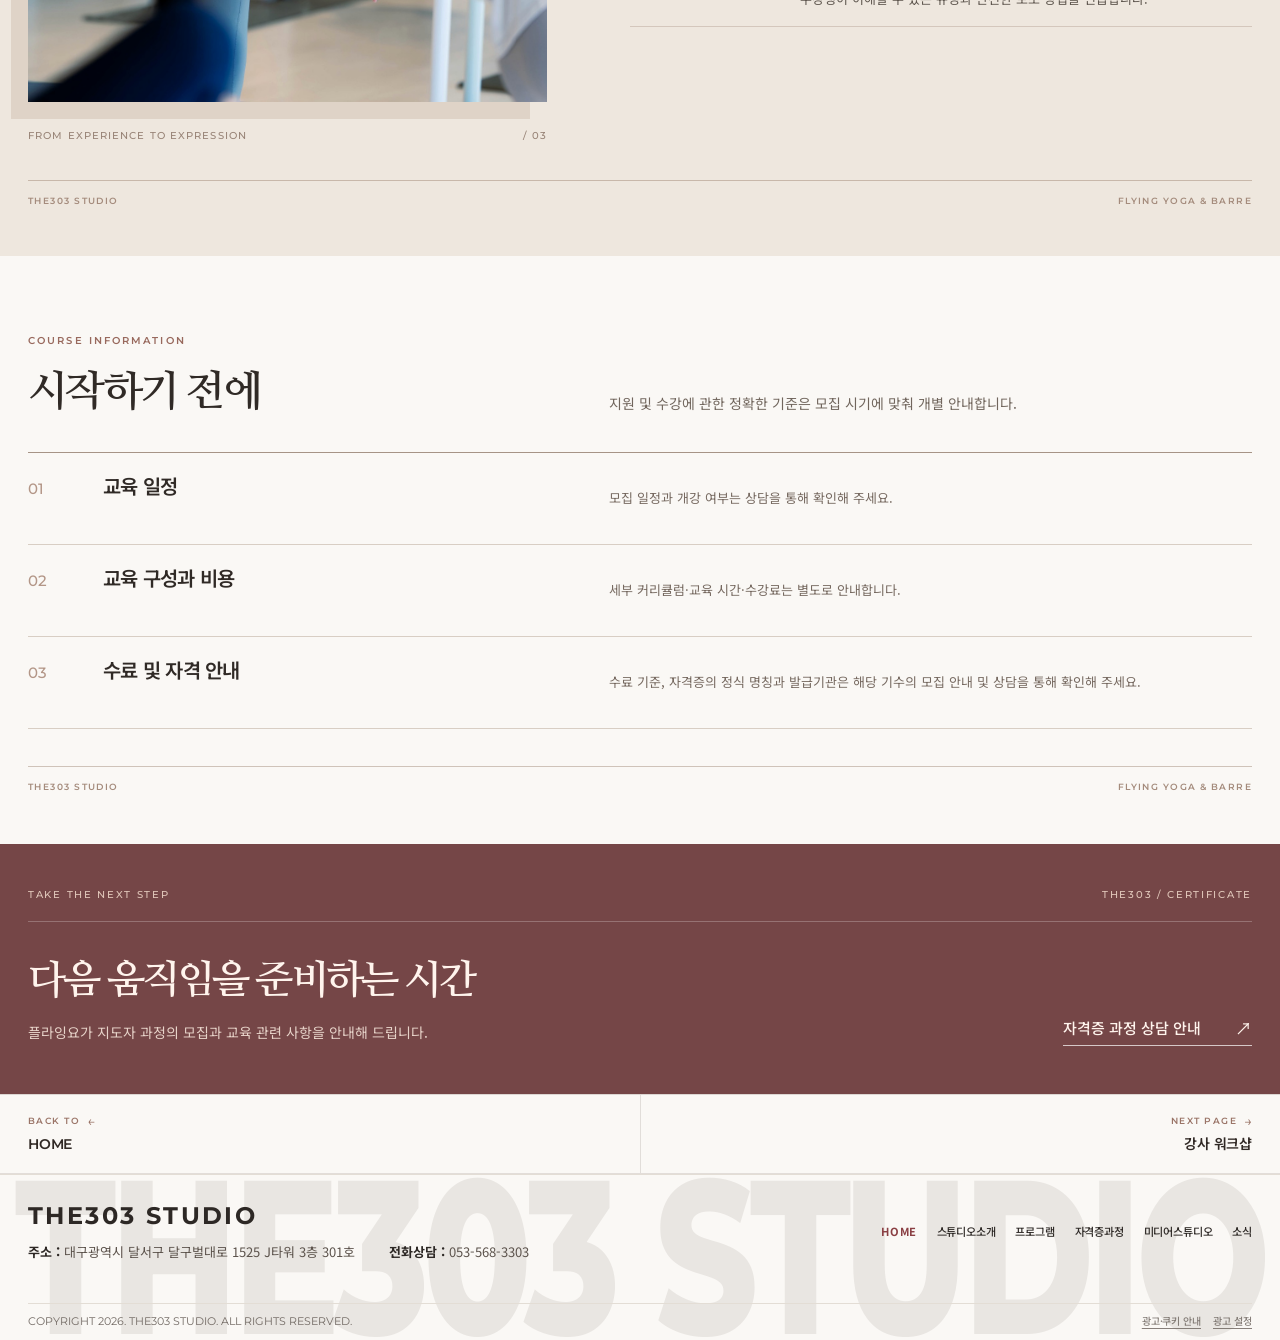
<file: ttc-cert.html>
<!doctype html><html lang="ko"><head><meta charset="utf-8"><meta name="viewport" content="width=device-width,initial-scale=1"><meta name="theme-color" content="#FAF8F5">
<title>대구 플라잉요가 지도자 자격증 과정(TTC) | 더303스튜디오</title><meta name="description" content="대구 달서구 더303스튜디오 플라잉요가 지도자 자격증 과정(TTC). 해먹과 움직임의 이해, 수업 구성, 정확한 큐잉 및 안전한 보조 등 교육 방향과 모집 상담 안내."><meta property="og:type" content="website"><meta property="og:title" content="대구 플라잉요가 지도자 자격증 과정(TTC) | 더303스튜디오"><meta property="og:description" content="대구 달서구 더303스튜디오 플라잉요가 지도자 자격증 과정(TTC). 해먹과 움직임의 이해, 수업 구성, 정확한 큐잉 및 안전한 보조 등 교육 방향과 모집 상담 안내."><meta property="og:image" content="https://the303studio.kr/images/ttc/hero-pc.jpg">
<link rel="preconnect" href="https://fonts.googleapis.com"><link rel="preconnect" href="https://fonts.gstatic.com" crossorigin><link href="https://fonts.googleapis.com/css2?family=DM+Sans:wght@400;500;600;700&amp;family=Noto+Sans+KR:wght@300;400;500;600;700&amp;family=Nanum+Myeongjo:wght@400;600;700&amp;family=Montserrat:wght@300;400;500;600;700;800&amp;display=swap" rel="stylesheet">
<link rel="stylesheet" href="./css/base.css"><link rel="stylesheet" href="./css/navigation.css?v=20261117-v05"><link rel="stylesheet" href="./css/responsive.css"><link rel="stylesheet" href="./css/refinements.css"><link rel="stylesheet" href="./css/pages.css"><link rel="stylesheet" href="./css/ttc-cert.css?v=20261122-v36"><script>if(new URLSearchParams(location.search).get('editor')==='on')document.documentElement.classList.add('the303-admin-mode');</script><link rel="stylesheet" href="./css/subpage-image-motion.css?v=20261030"><link rel="stylesheet" href="./css/subpage-layout-grid.css?v=20261031a"><link rel="stylesheet" href="./css/editorial-quality-final.css?v=20261031b"><link rel="stylesheet" href="./css/mobile-art-direction.css?v=20261031m1">
<link rel="stylesheet" href="./css/dynamic-hero-art-direction.css?v=20261031d3">
<link rel="stylesheet" href="./css/hero-intro-refinement.css?v=20261031r2-cert">
<link rel="stylesheet" href="./css/ttc-cert-ux-20261031.css?v=20261122-v26">
  <link rel="stylesheet" href="./css/footer-motion-test.css">
    <link rel="stylesheet" href="./css/footer-v57.css?v=20261124-v58-all-pages">
  <link rel="canonical" href="https://the303studio.kr/ttc-cert.html">
  <meta property="og:url" content="https://the303studio.kr/ttc-cert.html">
  <meta property="og:site_name" content="THE303 STUDIO">
  <meta property="og:locale" content="ko_KR">
  <meta name="twitter:card" content="summary_large_image">
  <link rel="icon" href="/favicon.ico" sizes="any">
  <link rel="icon" type="image/png" sizes="32x32" href="/favicon-32x32.png">
  <link rel="apple-touch-icon" href="/apple-touch-icon.png">
  <link rel="stylesheet" href="./css/meta-consent-v64.css">
  <script defer src="./js/meta-consent-v64.js"></script>
  <link rel="stylesheet" href="./css/v65-typography-spacing.css?v=20261126-v65-test1">
  <link rel="stylesheet" href="./css/v65-review-02.css?v=20261126-test2">
  <link rel="stylesheet" href="./css/v65-review-03.css?v=20261127-test3">
  <link rel="stylesheet" href="./css/v65-review-04.css?v=20261127-test4">
  <link rel="stylesheet" href="./css/footer-mobile-v65-05.css?v=20261127-v6505">
<meta property="og:image:width" content="1200">
<meta property="og:image:height" content="1515">
<meta name="twitter:title" content="대구 플라잉요가 지도자 자격증 과정(TTC) | 더303스튜디오">
<meta name="twitter:description" content="대구 달서구 더303스튜디오 플라잉요가 지도자 자격증 과정(TTC). 해먹과 움직임의 이해, 수업 구성, 정확한 큐잉 및 안전한 보조 등 교육 방향과 모집 상담 안내.">
<meta name="twitter:image" content="https://the303studio.kr/images/ttc/hero-pc.jpg">
<script type="application/ld+json">{"@context":"https://schema.org","@graph":[{"@type":"Service","@id":"https://the303studio.kr/ttc-cert.html#service","name":"플라잉요가 지도자 자격증 과정 (TTC)","serviceType":"플라잉요가 지도자 자격증 과정 (TTC)","description":"대구 달서구 더303스튜디오 플라잉요가 지도자 자격증 과정(TTC). 해먹과 움직임의 이해, 수업 구성, 정확한 큐잉 및 안전한 보조 등 교육 방향과 모집 상담 안내.","url":"https://the303studio.kr/ttc-cert.html","provider":{"@id":"https://the303studio.kr/#organization"},"areaServed":{"@type":"City","name":"대구광역시"}},{"@type":"BreadcrumbList","@id":"https://the303studio.kr/ttc-cert.html#breadcrumb","itemListElement":[{"@type":"ListItem","position":1,"name":"홈","item":"https://the303studio.kr/"},{"@type":"ListItem","position":2,"name":"자격증 과정","item":"https://the303studio.kr/ttc-cert.html"}]},{"@type":"WebPage","@id":"https://the303studio.kr/ttc-cert.html#webpage","url":"https://the303studio.kr/ttc-cert.html","name":"대구 플라잉요가 지도자 자격증 과정(TTC) | 더303스튜디오","description":"대구 달서구 더303스튜디오 플라잉요가 지도자 자격증 과정(TTC). 해먹과 움직임의 이해, 수업 구성, 정확한 큐잉 및 안전한 보조 등 교육 방향과 모집 상담 안내.","inLanguage":"ko-KR","isPartOf":{"@id":"https://the303studio.kr/#website"},"about":{"@id":"https://the303studio.kr/#organization"},"primaryImageOfPage":{"@type":"ImageObject","url":"https://the303studio.kr/images/ttc/hero-pc.jpg","width":1200,"height":1515},"mainEntity":{"@id":"https://the303studio.kr/ttc-cert.html#service"},"breadcrumb":{"@id":"https://the303studio.kr/ttc-cert.html#breadcrumb"}}]}</script>
</head><body class="the303-footer-v57 the303-subpage" data-page="ttc-cert"><a class="skip-link" href="#mainContent">본문 바로가기</a><div class="mobile-nav-backdrop" id="navBackdrop"></div><header class="site-header" id="siteHeader">
<div class="container nav-wrap">
<a aria-label="THE303 STUDIO 홈으로 이동" class="brand" href="index.html#home">
<span class="brand-main" data-text="brandEn">THE303 STUDIO</span>
<span class="brand-sub" data-text="brandSub">FLYING YOGA &amp; BARRE</span>
</a>
<button aria-controls="navPanel" aria-expanded="false" aria-label="메뉴 열기" class="menu-toggle" id="menuToggle" type="button">
<svg viewbox="0 0 24 24"><path d="M3 7h18M3 12h18M3 17h18"></path></svg>
</button>
<nav aria-label="주 메뉴" class="nav-panel" id="navPanel">
<a class="mobile-panel-brand" href="index.html" aria-label="THE303 STUDIO 메인페이지로 이동"><span data-text="brandEn">THE303 STUDIO</span><small aria-hidden="true">HOME <span class="home-link-arrow">↗</span></small></a>
<ul class="nav-list">
<li class="nav-dropdown">
<a class="nav-link" data-text="nav1" href="index.html#philosophy">THE303</a>
<button class="submenu-toggle" type="button"><svg class="nav-chevron" fill="none" stroke="currentColor" stroke-width="2" viewbox="0 0 24 24"><path d="m6 9 6 6 6-6"></path></svg></button>
<ul class="dropdown-menu">
<li><a data-text="navSub1_1" href="about-studio.html">스튜디오소개</a></li>
<li><a data-text="navSub1_2" href="contact.html">오시는길</a></li>
</ul>
</li>
<li class="nav-dropdown">
<a class="nav-link" data-text="nav2" href="index.html#program">PROGRAM</a>
<button class="submenu-toggle" type="button"><svg class="nav-chevron" fill="none" stroke="currentColor" stroke-width="2" viewbox="0 0 24 24"><path d="m6 9 6 6 6-6"></path></svg></button>
<ul class="dropdown-menu">
<li><a data-text="navSub2_1" href="program-flying.html">플라잉요가</a></li>
<li><a data-text="navSub2_2" href="program-barre.html">바레</a></li>
<li><a data-text="navSub2_3" href="program-dance.html">에어리얼댄스</a></li>
<li><a href="program-guide.html">첫 수업 가이드</a></li>
</ul>
</li>
<li class="nav-dropdown">
<a class="nav-link active" data-text="nav3" href="index.html#ttc">CERTIFICATE</a>
<button class="submenu-toggle" type="button"><svg class="nav-chevron" fill="none" stroke="currentColor" stroke-width="2" viewbox="0 0 24 24"><path d="m6 9 6 6 6-6"></path></svg></button>
<ul class="dropdown-menu">
<li><a aria-current="page" data-text="navSub3_1" href="ttc-cert.html">자격증과정</a></li>
<li><a data-text="navSub3_2" href="ttc-workshop.html">강사 워크샵</a></li>
</ul>
</li>
<li class="nav-dropdown">
<a class="nav-link" data-text="nav4" href="index.html#space">MEDIA STUDIO</a>
<button class="submenu-toggle" type="button"><svg class="nav-chevron" fill="none" stroke="currentColor" stroke-width="2" viewbox="0 0 24 24"><path d="m6 9 6 6 6-6"></path></svg></button>
<ul class="dropdown-menu">
<li><a data-text="navSub4_1" href="media-portfolio.html">포트폴리오</a></li>
<li><a data-text="navSub4_2" href="media-rental.html">촬영 및 대관 안내</a></li>
</ul>
</li>
<li class="nav-dropdown">
<a class="nav-link" data-text="nav5" href="index.html#news">NEWS</a>
<button class="submenu-toggle" type="button"><svg class="nav-chevron" fill="none" stroke="currentColor" stroke-width="2" viewbox="0 0 24 24"><path d="m6 9 6 6 6-6"></path></svg></button>
<ul class="dropdown-menu">
<li><a data-text="navSub5_1" href="news-notice.html">공지사항</a></li>
<li><a data-text="navSub5_2" href="news-gallery.html">갤러리</a></li>
</ul>
</li>
</ul>
<div class="nav-social">
<a aria-label="Facebook" data-link="socialFb" href="https://www.facebook.com/the303flyingyogastudio" rel="noopener noreferrer" target="_blank"><svg viewbox="0 0 24 24"><path d="M18 2h-3a5 5 0 0 0-5 5v3H7v4h3v8h4v-8h3l1-4h-4V7a1 1 0 0 1 1-1h3z"></path></svg></a>
<a aria-label="Instagram" data-link="socialIg" href="https://www.instagram.com/the303_flyingyoga_barre" rel="noopener noreferrer" target="_blank"><svg viewbox="0 0 24 24"><rect height="20" rx="5" ry="5" width="20" x="2" y="2"></rect><path d="M16 11.37A4 4 0 1 1 12.63 8 4 4 0 0 1 16 11.37z"></path><line x1="17.5" x2="17.51" y1="6.5" y2="6.5"></line></svg></a>
<a aria-label="Naver Blog" data-link="socialBlog" href="https://blog.naver.com/flyingthe303" rel="noopener noreferrer" target="_blank"><svg viewbox="0 0 24 24"><polyline points="8 4 8 20 16 4 16 20"></polyline></svg></a>
<a aria-label="YouTube" data-link="socialYt" href="https://www.youtube.com/@%EB%8D%94303%EC%8A%A4%ED%8A%9C%EB%94%94%EC%98%A4" rel="noopener noreferrer" target="_blank"><svg viewbox="0 0 24 24"><rect height="12" rx="4" ry="4" width="20" x="2" y="6"></rect><polygon points="10 9 15 12 10 15 10 9"></polygon></svg></a>
</div>
<div class="mobile-menu-social">
<a aria-label="Facebook" data-link="socialFb" href="https://www.facebook.com/the303flyingyogastudio" rel="noopener noreferrer" target="_blank"><svg viewbox="0 0 24 24"><path d="M18 2h-3a5 5 0 0 0-5 5v3H7v4h3v8h4v-8h3l1-4h-4V7a1 1 0 0 1 1-1h3z"></path></svg></a>
<a aria-label="Instagram" data-link="socialIg" href="https://www.instagram.com/the303_flyingyoga_barre" rel="noopener noreferrer" target="_blank"><svg viewbox="0 0 24 24"><rect height="20" rx="5" ry="5" width="20" x="2" y="2"></rect><path d="M16 11.37A4 4 0 1 1 12.63 8 4 4 0 0 1 16 11.37z"></path><line x1="17.5" x2="17.51" y1="6.5" y2="6.5"></line></svg></a>
<a aria-label="Naver Blog" data-link="socialBlog" href="https://blog.naver.com/flyingthe303" rel="noopener noreferrer" target="_blank"><svg viewbox="0 0 24 24"><polyline points="8 4 8 20 16 4 16 20"></polyline></svg></a>
<a aria-label="YouTube" data-link="socialYt" href="https://www.youtube.com/@%EB%8D%94303%EC%8A%A4%ED%8A%9C%EB%94%94%EC%98%A4" rel="noopener noreferrer" target="_blank"><svg viewbox="0 0 24 24"><rect height="12" rx="4" ry="4" width="20" x="2" y="6"></rect><polygon points="10 9 15 12 10 15 10 9"></polygon></svg></a>
</div>
<a class="nav-cta" data-link="booking" data-text="navCta" href="https://pf.kakao.com/_xdERxlxj" target="_blank" rel="noopener noreferrer">수업 상담하기 ↗</a>
</nav>
</div>
</header>
 <main id="mainContent" class="ttc-main">
  <!-- THE303 / CERTIFICATE : standalone editorial design, v1.2 -->
  <section class="ttc-hero" aria-labelledby="ttcHeroTitle">
    <div class="container ttc-hero-shell">
      <div class="ttc-hero-ribbon">
        <nav class="page-breadcrumb" aria-label="현재 페이지 경로"><a href="index.html">HOME</a><span aria-hidden="true">/</span><a href="index.html#ttc">CERTIFICATE</a><span aria-hidden="true">/</span><strong class="ttc-breadcrumb-current" aria-current="page">TTC</strong></nav>
        <span class="ttc-chapter">THE303 EDUCATION <span aria-hidden="true">—</span> 01</span>
      </div>
      <div class="ttc-hero-grid">
        <div class="ttc-hero-content">
          <span class="ttc-label" data-edit="kicker">FLYING YOGA TEACHER TRAINING</span>
          <h1 class="ttc-hero-title" id="ttcHeroTitle" data-edit="hero_identity">자격증 과정</h1>
<p class="ttc-hero-tagline" data-edit="hero_title">움직임을 배우고 가르침을 전하다</p>
          <div class="ttc-hero-bottom">
            <span class="the303-hero-intro-rule" aria-hidden="true"></span>
            <p class="ttc-hero-lead" data-edit="hero_lead">좋은 지도는 깊이 있는 배움에서 시작됩니다.</p>
            <p class="ttc-hero-summary" data-edit="hero_desc">대구 달서구 THE303 STUDIO의 플라잉요가 지도자 자격증 과정(TTC). 움직임의 원리를 이해하고 실제 수업을 전하는 지도 역량을 함께 기르는 과정입니다.</p>
            <a class="ttc-underline-link" href="#learningPath">교육 방향 살펴보기 <span aria-hidden="true">↘</span></a>
          </div>
        </div>
        <figure class="ttc-hero-figure">
          <div class="photo-frame ttc-hero-photo">
            <div class="photo-fallback ttc-hero-fallback" aria-hidden="true"><i></i><i></i><span class="ttc-fallback-mark">THE303</span></div>
            <img src="./images/ttc/hero-pc.jpg" data-legacy-src="./images/ttc/hero.jpg" data-image-mobile="./images/ttc/hero-mo.jpg" data-edit-image="hero_photo" data-edit-image-mobile="hero_photo_mobile" alt="THE303 플라잉요가 지도자 교육 현장" decoding="async" fetchpriority="high" width="1200" height="1515">
          </div>
          <figcaption class="ttc-figure-caption"><span>01 / THE PRACTICE OF TEACHING</span><span>THE303 STUDIO</span></figcaption>
          <span class="ttc-side-index" aria-hidden="true">CERTIFICATE / THE303</span>
        </figure>
      </div>
      <div class="ttc-hero-foot"><span>KNOW THE MOVEMENT. SHARE THE PRACTICE.</span><span>SCROLL TO EXPLORE <span aria-hidden="true">↓</span></span></div>
      <div class="ttc-section-sign ttc-hero-sign" aria-label="THE303 STUDIO 브랜드"><span>THE303 STUDIO</span><span>FLYING YOGA &amp; BARRE</span></div>
    </div>
  </section>

  <section class="ttc-statement" aria-labelledby="ttcStatementTitle">
    <div class="container ttc-statement-inner">
      <div class="ttc-statement-side"><span class="ttc-label">OUR PERSPECTIVE</span><span class="ttc-tiny-index">THE303 / TTC</span></div>
      <div class="ttc-statement-main">
        <h2 id="ttcStatementTitle" data-edit="sec_learningjourney">가르침의 시작은
깊이 이해하는 일</h2>
        <div class="ttc-statement-bottom"><span class="ttc-statement-rule" aria-hidden="true"></span><p data-edit="intro_learningjourney">동작을 익히는 데서 그치지 않고 몸의 반응을 관찰하며 움직임의 원리를 이해합니다. 배운 내용을 다른 사람에게 명확하고 안전하게 전하는 방법까지 함께 익힙니다.</p></div>
      </div>
      <figure class="ttc-statement-figure">
        <div class="photo-frame ttc-statement-photo">
          <img src="./images/ttc/learning-moment-pc.jpg" data-image-mobile="./images/ttc/learning-moment-mo.jpg" data-edit-image="learning_moment_photo" data-edit-image-mobile="learning_moment_photo_mobile" alt="지도자 과정에서 교육 내용을 함께 배우고 토론하는 수강생들" loading="lazy" decoding="async" width="1260" height="940">
        </div>
        <figcaption><span>LEARNING TO TEACH</span><span>02 / FIELD NOTES</span></figcaption>
      </figure>
    </div>
    <div class="container"><div class="ttc-section-sign" aria-label="THE303 STUDIO 브랜드"><span>THE303 STUDIO</span><span>FLYING YOGA &amp; BARRE</span></div></div>
  </section>

  <section class="ttc-learning" id="learningPath" aria-labelledby="ttcLearningTitle">
    <div class="container ttc-learning-layout">
      <div class="ttc-learning-intro">
        <span class="ttc-label">LEARNING DIRECTION</span>
        <h2 id="ttcLearningTitle" data-edit="block_cert_photo">배움을 실전으로</h2>
        <p data-edit="body_cert_photo">몸으로 익힌 움직임을 가르치는 기술로 연결합니다. 관찰에서 수업 운영까지, 현장에 필요한 역량을 함께 기릅니다.</p>
        <span class="ttc-learning-aside">THE303 TEACHER TRAINING <span aria-hidden="true">↗</span></span>
      </div>
      <div class="ttc-learning-steps" role="list">
        <article class="ttc-learning-item" role="listitem">
          <span class="ttc-step-num">01</span><div class="ttc-step-content"><span class="ttc-step-en" data-edit="point_t0">FOUNDATION</span><h3>움직임의 이해</h3><p data-edit="point_b0">플라잉요가의 기본 움직임과 해먹을 사용하는 원리를 이해합니다.</p></div>
        </article>
        <article class="ttc-learning-item" role="listitem">
          <span class="ttc-step-num">02</span><div class="ttc-step-content"><span class="ttc-step-en">AWARENESS</span><h3>몸에 대한 관찰</h3><p>정렬과 균형을 살피고, 관찰의 시선을 넓힙니다.</p></div>
        </article>
        <article class="ttc-learning-item" role="listitem">
          <span class="ttc-step-num">03</span><div class="ttc-step-content"><span class="ttc-step-en" data-edit="point_t1">PRACTICE</span><h3>흐름을 구성하는 연습</h3><p data-edit="point_b1">동작의 연결과 수업의 흐름을 함께 살핍니다.</p></div>
        </article>
        <article class="ttc-learning-item" role="listitem">
          <span class="ttc-step-num">04</span><div class="ttc-step-content"><span class="ttc-step-en" data-edit="point_t2">TEACHING</span><h3>수업을 이끄는 기술</h3><p data-edit="point_b2">정확한 큐잉과 안전한 보조, 실제 수업 진행에 필요한 지도 기술을 익힙니다.</p></div>
        </article>
      </div>
    </div>
    <div class="container"><p class="ttc-learning-note">※ 위 내용은 과정의 교육 방향을 소개한 것으로, 확정된 세부 커리큘럼은 별도 모집 안내를 통해 확인해 주세요.</p></div>
    <div class="container"><div class="ttc-section-sign" aria-label="THE303 STUDIO 브랜드"><span>THE303 STUDIO</span><span>FLYING YOGA &amp; BARRE</span></div></div>
  </section>

  <section class="ttc-editorial" aria-labelledby="ttcEditorialTitle">
    <div class="container ttc-editorial-grid">
      <figure class="ttc-editorial-figure">
        <div class="photo-frame ttc-editorial-photo">
          <div class="photo-fallback ttc-editorial-fallback" aria-hidden="true"><i></i><i></i><span class="ttc-fallback-mark">THE303</span></div>
          <img src="./images/ttc/detail-v49.jpg" data-image-mobile="./images/ttc/detail-mo-v49.jpg" data-edit-image="cert_photo" data-edit-image-mobile="cert_photo_mobile" data-legacy-src="./images/ttc/hero.jpg" alt="플라잉요가 교육에서 움직임을 관찰하고 연습하는 모습" decoding="async" loading="lazy" width="1200" height="1440">
        </div>
        <figcaption>FROM EXPERIENCE TO EXPRESSION <span> / 03</span></figcaption>
      </figure>
      <div class="ttc-editorial-copy">
        <span class="ttc-label">MORE THAN MOVEMENT</span>
        <h2 id="ttcEditorialTitle" data-edit="education_title">몸으로 익힌 감각
전할 수 있는 언어</h2>
        <p class="ttc-editorial-lead" data-edit="education_lead">한 동작을 깊이 이해할수록 가르침의 시선도 달라집니다.</p>
        <div class="ttc-editorial-minilist">
          <div><span>01 / OBSERVE</span><p data-edit="observe_desc">동작과 정렬의 변화를 관찰하고 서로 다른 몸의 반응을 살핍니다.</p></div>
          <div><span>02 / CONNECT</span><p data-edit="connect_desc">움직임의 목적과 순서를 이해하고 수업의 흐름을 구성합니다.</p></div>
          <div><span>03 / COMMUNICATE</span><p data-edit="communicate_desc">수강생이 이해할 수 있는 큐잉과 안전한 보조 방법을 연습합니다.</p></div>
        </div>
      </div>
    </div>
    <div class="container"><div class="ttc-section-sign" aria-label="THE303 STUDIO 브랜드"><span>THE303 STUDIO</span><span>FLYING YOGA &amp; BARRE</span></div></div>
  </section>

  <section class="ttc-guidance" aria-labelledby="ttcGuidanceTitle">
    <div class="container">
      <div class="ttc-guidance-header"><div class="ttc-guidance-title-group"><span class="ttc-label">COURSE INFORMATION</span><h2 id="ttcGuidanceTitle" data-edit="guidance_title">시작하기 전에</h2></div><p data-edit="guidance_intro">지원 및 수강에 관한 정확한 기준은 모집 시기에 맞춰 개별 안내합니다.</p></div>
      <div class="ttc-info-list">
        <div class="ttc-info-row"><span>01</span><h3>교육 일정</h3><p>모집 일정과 개강 여부는 상담을 통해 확인해 주세요.</p></div>
        <div class="ttc-info-row"><span>02</span><h3>교육 구성과 비용</h3><p>세부 커리큘럼·교육 시간·수강료는 별도로 안내합니다.</p></div>
        <div class="ttc-info-row"><span>03</span><h3>수료 및 자격 안내</h3><p>수료 기준, 자격증의 정식 명칭과 발급기관은 해당 기수의 모집 안내 및 상담을 통해 확인해 주세요.</p></div>
      </div>
    </div>
    <div class="container"><div class="ttc-section-sign" aria-label="THE303 STUDIO 브랜드"><span>THE303 STUDIO</span><span>FLYING YOGA &amp; BARRE</span></div></div>
  </section>

  <section class="ttc-cta" aria-labelledby="ttcCtaTitle">
    <div class="container ttc-cta-layout">
      <div class="ttc-cta-top"><span class="ttc-label">TAKE THE NEXT STEP</span><span>THE303 / CERTIFICATE</span></div>
      <div class="ttc-cta-main"><div><h2 id="ttcCtaTitle" data-edit="cta_title">다음 움직임을
준비하는 시간</h2><p data-edit="cta_desc">플라잉요가 지도자 과정의 모집과 교육 관련 사항을 안내해 드립니다.</p></div><a aria-label="자격증 과정 카카오톡 상담하기 (새 창)" class="ttc-cta-link" href="https://pf.kakao.com/_xdERxlxj" data-link="booking" target="_blank" rel="noopener noreferrer"><span>자격증 과정 상담 안내</span><span aria-hidden="true">↗</span></a></div>
    </div>
  </section>
<nav class="the303-page-nav" aria-label="이전 및 다음 페이지 이동">
  <div class="container the303-page-nav__inner">
    <a class="the303-page-nav__link the303-page-nav__link--prev" href="index.html" aria-label="HOME 페이지로 이동">
      <span class="the303-page-nav__eyebrow">BACK TO <span aria-hidden="true">←</span></span>
      <strong class="the303-page-nav__title">HOME</strong>
    </a>
    <a class="the303-page-nav__link the303-page-nav__link--next" href="ttc-workshop.html" aria-label="강사 워크샵 페이지로 이동">
      <span class="the303-page-nav__eyebrow">NEXT PAGE <span aria-hidden="true">→</span></span>
      <strong class="the303-page-nav__title">강사 워크샵</strong>
    </a>
  </div>
</nav></main><footer class="site-footer" id="footer">
    <div class="container">
        <div class="footer-top reveal">
            <div>
                <div class="footer-brand" data-text="brandEn">THE303 STUDIO</div>
                <div class="footer-info-text">
                    <span><strong style="color:var(--ink);">주소 :</strong> <span data-text="address">대구광역시 달서구 달구벌대로 1525 J타워 3층 301호</span></span>
                    <span><strong style="color:var(--ink);">전화상담 :</strong> <span data-text="phone">053-568-3303</span></span>
                </div>
            </div>
            <nav class="footer-links footer-primary-links" aria-label="THE303 공통 하단 메뉴">
                <a href="index.html" class="footer-home-link" aria-label="HOME 메인페이지">HOME</a>
                <a href="about-studio.html">스튜디오소개</a>
                <a href="index.html#program">프로그램</a>
                <a href="index.html#ttc">자격증과정</a>
                <a href="index.html#space">미디어스튜디오</a>
                <a href="index.html#news">소식</a>
            </nav>
        </div>
        <div class="footer-bottom">
            <div>COPYRIGHT <span id="currentYear"></span>. <span data-text="brandEn">THE303 STUDIO</span>. ALL RIGHTS RESERVED.</div>
        </div>
    </div>
    <div class="footer-wordmark" aria-hidden="true"><span class="footer-wordmark-name" data-wordmark="THE303 STUDIO">THE303 STUDIO</span></div>
  </footer><div class="mobile-bottom-bar">
    <a class="mobile-call" href="tel:053-568-3303" data-phone-link>전화 상담</a>
    <a class="mobile-book" href="https://pf.kakao.com/_xdERxlxj" data-link="booking" target="_blank" rel="noopener noreferrer">
      <div style="display:flex; align-items:center; gap:8px; justify-content:center;">
        <svg class="icon-kakao-outline" viewBox="0 0 24 24" width="18" height="18" fill="none" stroke="currentColor" stroke-width="1.5"><path d="M12 4c5.5 0 10 3.58 10 8s-4.48 8-10 8c-1.2 0-2.36-.18-3.44-.5L4 21l1.5-3.66C4.05 15.65 3 13.93 3 12c0-4.42 4.48-8 9-8z"/></svg>
        <span data-text="navCta">수업 상담하기</span>
      </div>
    </a>
  </div><button class="to-top" id="toTop" type="button" aria-label="페이지 맨 위로 이동">
    <svg viewBox="0 0 24 24"><path d="M12 19V5M5 12l7-7 7 7"/></svg>
  </button>
 <button class="page-editor-toggle" id="pageEditorToggle" type="button" aria-controls="pageEditor">✎ 자격증 과정 편집</button>
 <aside class="page-editor" id="pageEditor" role="dialog" aria-modal="true" aria-label="자격증 과정 페이지 편집" aria-hidden="true"><div class="page-editor-heading"><strong>자격증 과정 페이지 편집</strong><button type="button" id="pageEditorClose" aria-label="편집기 닫기">✕</button></div>
 <p class="page-editor-intro">수정한 문구·이미지 경로는 현재 브라우저에만 저장됩니다. 방문자 전체에 배포하려면 웹사이트 파일에 반영해야 합니다.</p>
 <div id="pageEditorFields"></div><div id="pageEditorNotice" role="status"></div><div class="page-editor-actions"><button type="button" id="pageEditorExport">설정 복사</button><button type="button" id="pageEditorReset">초기화</button><button type="button" id="pageEditorSave">변경 저장</button></div></aside>
 <script src="./js/common.js" defer></script><script src="./js/responsive-images.js?v=20261028" defer></script><script src="./js/pages.js?v=20261128-geo01" defer></script>  <script defer src="./js/footer-motion-test.js"></script>
  <script defer src="./js/footer-v57.js?v=20261124-v58-all-pages"></script>
  <script defer src="./js/footer-mobile-v65-05.js?v=20261127-v6505"></script>
</body></html>
</file>
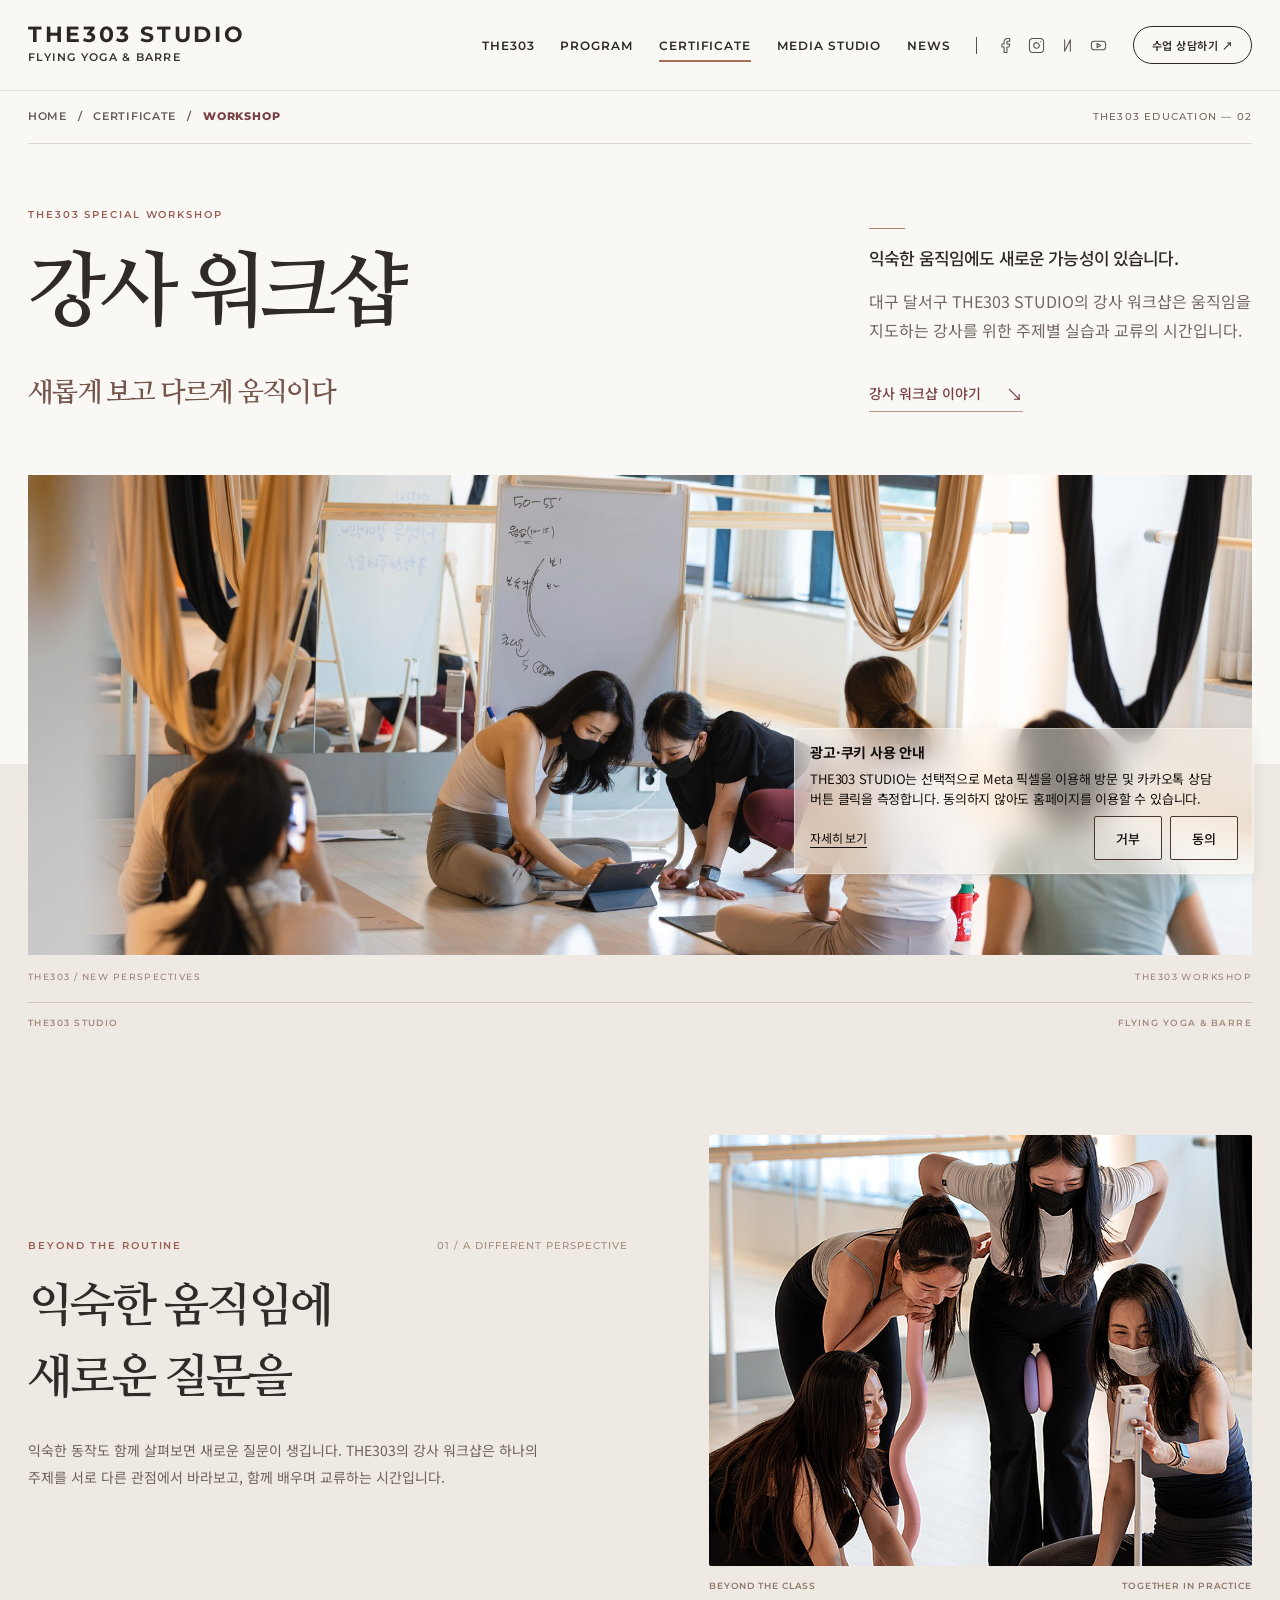
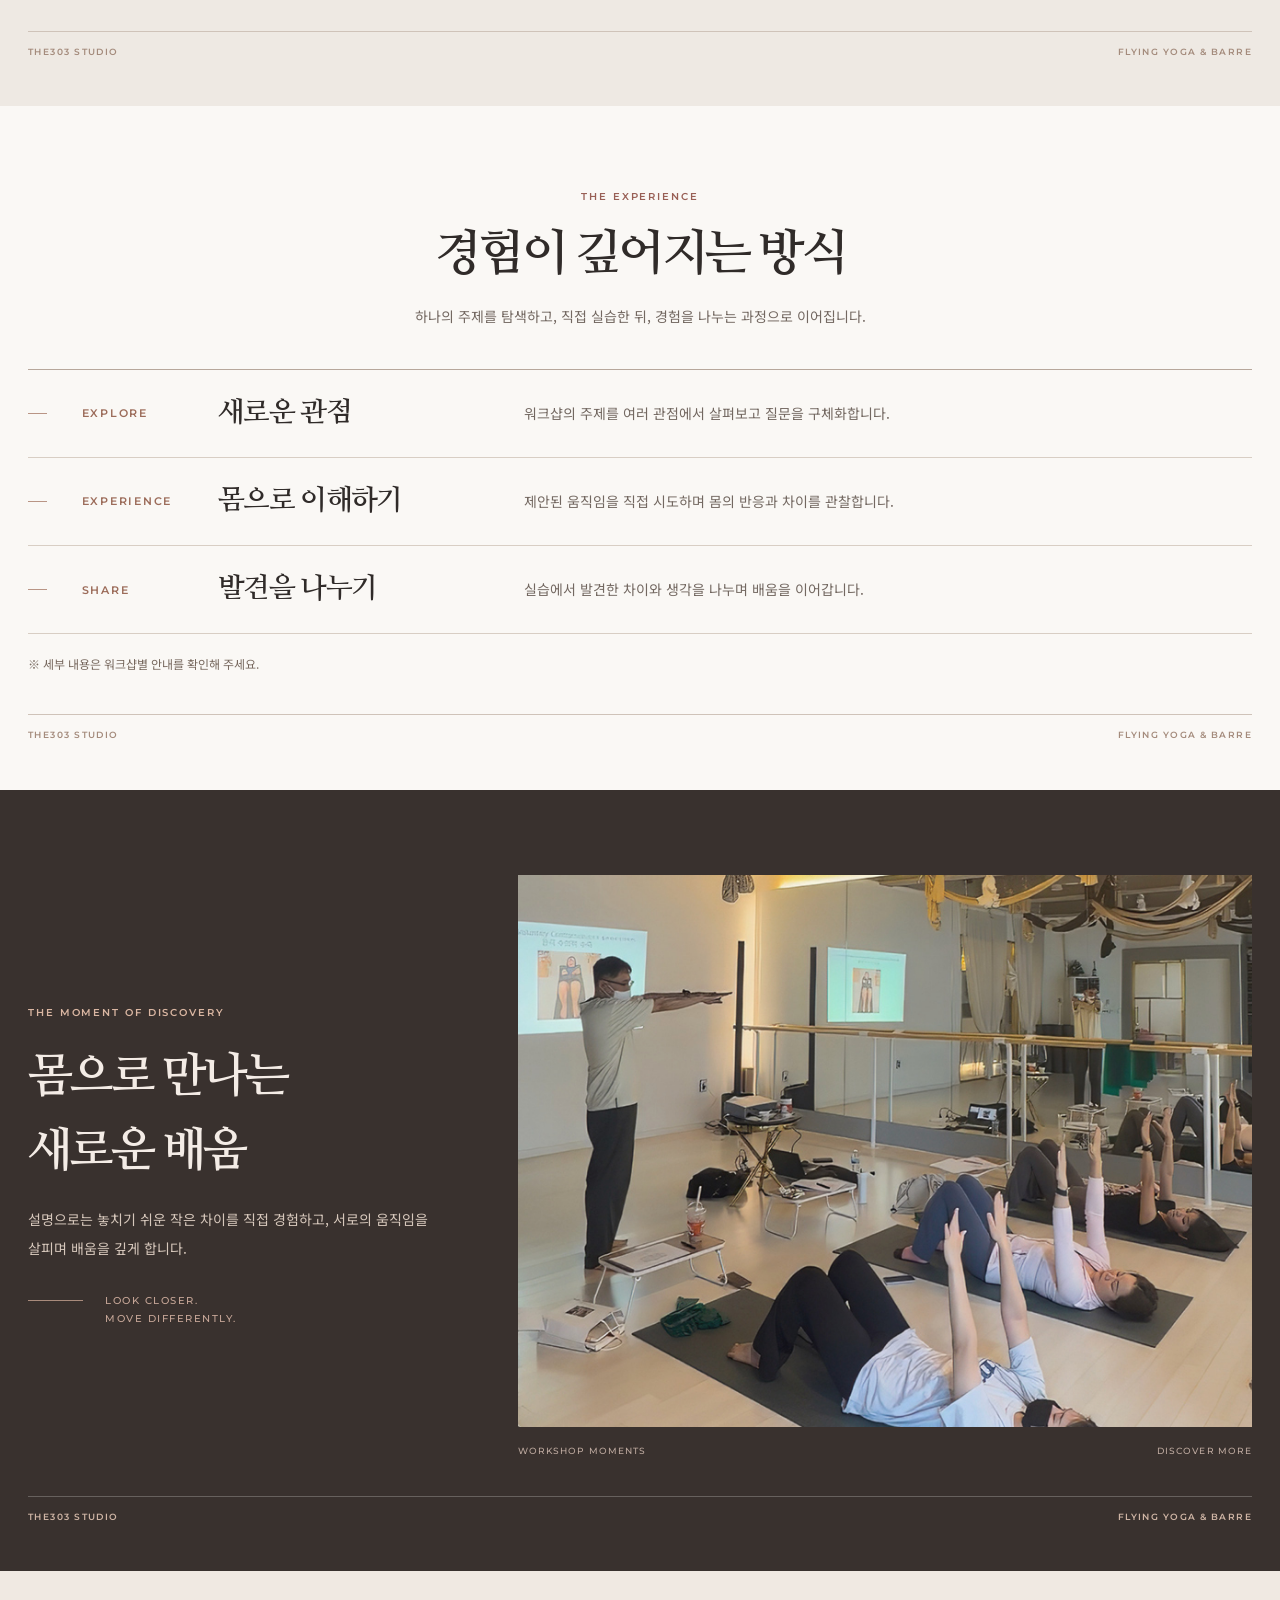
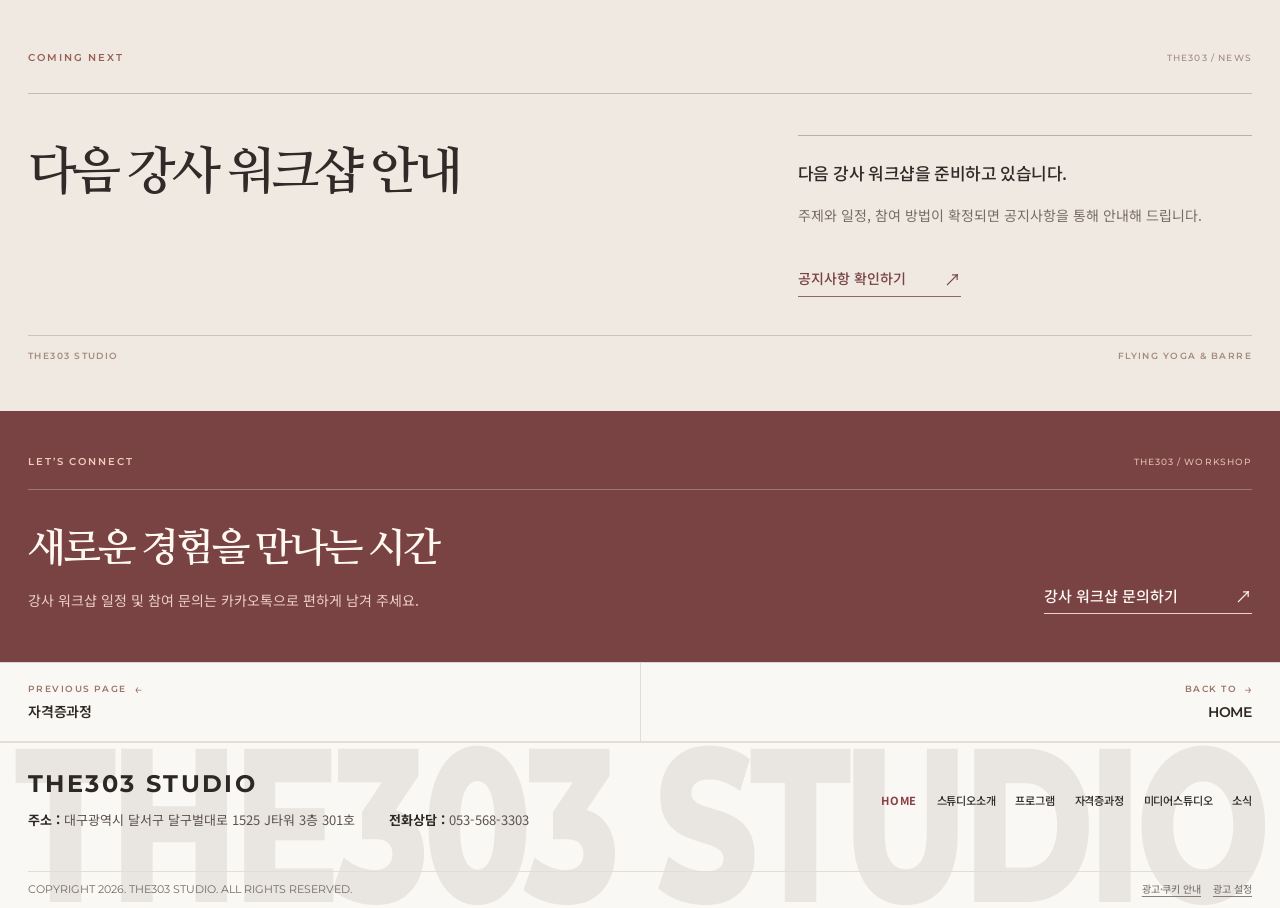
<file: ttc-workshop.html>
<!doctype html><html lang="ko"><head><meta charset="utf-8"><meta name="viewport" content="width=device-width,initial-scale=1"><meta name="theme-color" content="#FAF8F5">
<title>대구 강사 워크샵 | 더303스튜디오</title><meta name="description" content="대구 달서구 더303스튜디오 강사 워크샵. 움직임을 다양한 관점에서 탐색하고 직접 실습하며 경험을 나누는 교육 프로그램. 주제·일정 및 참여 상담 안내."><meta property="og:type" content="website"><meta property="og:title" content="대구 강사 워크샵 | 더303스튜디오"><meta property="og:description" content="대구 달서구 더303스튜디오 강사 워크샵. 움직임을 다양한 관점에서 탐색하고 직접 실습하며 경험을 나누는 교육 프로그램. 주제·일정 및 참여 상담 안내."><meta property="og:image" content="https://the303studio.kr/images/workshop/hero-pc.jpg">
<link rel="preconnect" href="https://fonts.googleapis.com"><link rel="preconnect" href="https://fonts.gstatic.com" crossorigin><link href="https://fonts.googleapis.com/css2?family=DM+Sans:wght@400;500;600;700&amp;family=Noto+Sans+KR:wght@300;400;500;600;700&amp;family=Nanum+Myeongjo:wght@400;600;700&amp;family=Montserrat:wght@300;400;500;600;700;800&amp;display=swap" rel="stylesheet">
<link rel="stylesheet" href="./css/base.css"><link rel="stylesheet" href="./css/navigation.css?v=20261117-v05"><link rel="stylesheet" href="./css/responsive.css"><link rel="stylesheet" href="./css/refinements.css"><link rel="stylesheet" href="./css/pages.css"><link rel="stylesheet" href="./css/ttc-workshop.css"><script>if(new URLSearchParams(location.search).get('editor')==='on')document.documentElement.classList.add('the303-admin-mode');</script><link rel="stylesheet" href="./css/subpage-image-motion.css?v=20261030"><link rel="stylesheet" href="./css/subpage-layout-grid.css?v=20261031a"><link rel="stylesheet" href="./css/editorial-quality-final.css?v=20261031b"><link rel="stylesheet" href="./css/mobile-art-direction.css?v=20261031m1">
<link rel="stylesheet" href="./css/dynamic-hero-art-direction.css?v=20261031d3">
<link rel="stylesheet" href="./css/hero-intro-refinement.css?v=20261031r2-cert"><link rel="stylesheet" href="./css/workshop-ux-20261031.css?v=20261122-v26">
  <link rel="stylesheet" href="./css/footer-motion-test.css">
    <link rel="stylesheet" href="./css/footer-v57.css?v=20261124-v58-all-pages">
  <link rel="canonical" href="https://the303studio.kr/ttc-workshop.html">
  <meta property="og:url" content="https://the303studio.kr/ttc-workshop.html">
  <meta property="og:site_name" content="THE303 STUDIO">
  <meta property="og:locale" content="ko_KR">
  <meta name="twitter:card" content="summary_large_image">
  <link rel="icon" href="/favicon.ico" sizes="any">
  <link rel="icon" type="image/png" sizes="32x32" href="/favicon-32x32.png">
  <link rel="apple-touch-icon" href="/apple-touch-icon.png">
  <link rel="stylesheet" href="./css/meta-consent-v64.css">
  <script defer src="./js/meta-consent-v64.js"></script>
  <link rel="stylesheet" href="./css/v65-typography-spacing.css?v=20261126-v65-test1">
  <link rel="stylesheet" href="./css/v65-review-02.css?v=20261126-test2">
  <link rel="stylesheet" href="./css/v65-review-03.css?v=20261127-test3">
  <link rel="stylesheet" href="./css/footer-mobile-v65-05.css?v=20261127-v6505">
<meta property="og:image:width" content="2400">
<meta property="og:image:height" content="940">
<meta name="twitter:title" content="대구 강사 워크샵 | 더303스튜디오">
<meta name="twitter:description" content="대구 달서구 더303스튜디오 강사 워크샵. 움직임을 다양한 관점에서 탐색하고 직접 실습하며 경험을 나누는 교육 프로그램. 주제·일정 및 참여 상담 안내.">
<meta name="twitter:image" content="https://the303studio.kr/images/workshop/hero-pc.jpg">
<script type="application/ld+json">{"@context":"https://schema.org","@graph":[{"@type":"Service","@id":"https://the303studio.kr/ttc-workshop.html#service","name":"강사 워크샵","serviceType":"강사 워크샵","description":"대구 달서구 더303스튜디오 강사 워크샵. 움직임을 다양한 관점에서 탐색하고 직접 실습하며 경험을 나누는 교육 프로그램. 주제·일정 및 참여 상담 안내.","url":"https://the303studio.kr/ttc-workshop.html","provider":{"@id":"https://the303studio.kr/#organization"},"areaServed":{"@type":"City","name":"대구광역시"}},{"@type":"BreadcrumbList","@id":"https://the303studio.kr/ttc-workshop.html#breadcrumb","itemListElement":[{"@type":"ListItem","position":1,"name":"홈","item":"https://the303studio.kr/"},{"@type":"ListItem","position":2,"name":"강사 워크샵","item":"https://the303studio.kr/ttc-workshop.html"}]},{"@type":"WebPage","@id":"https://the303studio.kr/ttc-workshop.html#webpage","url":"https://the303studio.kr/ttc-workshop.html","name":"대구 강사 워크샵 | 더303스튜디오","description":"대구 달서구 더303스튜디오 강사 워크샵. 움직임을 다양한 관점에서 탐색하고 직접 실습하며 경험을 나누는 교육 프로그램. 주제·일정 및 참여 상담 안내.","inLanguage":"ko-KR","isPartOf":{"@id":"https://the303studio.kr/#website"},"about":{"@id":"https://the303studio.kr/#organization"},"primaryImageOfPage":{"@type":"ImageObject","url":"https://the303studio.kr/images/workshop/hero-pc.jpg","width":2400,"height":940},"mainEntity":{"@id":"https://the303studio.kr/ttc-workshop.html#service"},"breadcrumb":{"@id":"https://the303studio.kr/ttc-workshop.html#breadcrumb"}}]}</script>
</head><body class="the303-footer-v57 the303-subpage" data-page="ttc-workshop"><a class="skip-link" href="#mainContent">본문 바로가기</a><div class="mobile-nav-backdrop" id="navBackdrop"></div><header class="site-header" id="siteHeader">
<div class="container nav-wrap">
<a aria-label="THE303 STUDIO 홈으로 이동" class="brand" href="index.html#home">
<span class="brand-main" data-text="brandEn">THE303 STUDIO</span>
<span class="brand-sub" data-text="brandSub">FLYING YOGA &amp; BARRE</span>
</a>
<button aria-controls="navPanel" aria-expanded="false" aria-label="메뉴 열기" class="menu-toggle" id="menuToggle" type="button">
<svg viewbox="0 0 24 24"><path d="M3 7h18M3 12h18M3 17h18"></path></svg>
</button>
<nav aria-label="주 메뉴" class="nav-panel" id="navPanel">
<a class="mobile-panel-brand" href="index.html" aria-label="THE303 STUDIO 메인페이지로 이동"><span data-text="brandEn">THE303 STUDIO</span><small aria-hidden="true">HOME <span class="home-link-arrow">↗</span></small></a>
<ul class="nav-list">
<li class="nav-dropdown">
<a class="nav-link" data-text="nav1" href="index.html#philosophy">THE303</a>
<button class="submenu-toggle" type="button"><svg class="nav-chevron" fill="none" stroke="currentColor" stroke-width="2" viewbox="0 0 24 24"><path d="m6 9 6 6 6-6"></path></svg></button>
<ul class="dropdown-menu">
<li><a data-text="navSub1_1" href="about-studio.html">스튜디오소개</a></li>
<li><a data-text="navSub1_2" href="contact.html">오시는길</a></li>
</ul>
</li>
<li class="nav-dropdown">
<a class="nav-link" data-text="nav2" href="index.html#program">PROGRAM</a>
<button class="submenu-toggle" type="button"><svg class="nav-chevron" fill="none" stroke="currentColor" stroke-width="2" viewbox="0 0 24 24"><path d="m6 9 6 6 6-6"></path></svg></button>
<ul class="dropdown-menu">
<li><a data-text="navSub2_1" href="program-flying.html">플라잉요가</a></li>
<li><a data-text="navSub2_2" href="program-barre.html">바레</a></li>
<li><a data-text="navSub2_3" href="program-dance.html">에어리얼댄스</a></li>
<li><a href="program-guide.html">첫 수업 가이드</a></li>
</ul>
</li>
<li class="nav-dropdown">
<a class="nav-link active" data-text="nav3" href="index.html#ttc">CERTIFICATE</a>
<button class="submenu-toggle" type="button"><svg class="nav-chevron" fill="none" stroke="currentColor" stroke-width="2" viewbox="0 0 24 24"><path d="m6 9 6 6 6-6"></path></svg></button>
<ul class="dropdown-menu">
<li><a data-text="navSub3_1" href="ttc-cert.html">자격증과정</a></li>
<li><a aria-current="page" data-text="navSub3_2" href="ttc-workshop.html">강사 워크샵</a></li>
</ul>
</li>
<li class="nav-dropdown">
<a class="nav-link" data-text="nav4" href="index.html#space">MEDIA STUDIO</a>
<button class="submenu-toggle" type="button"><svg class="nav-chevron" fill="none" stroke="currentColor" stroke-width="2" viewbox="0 0 24 24"><path d="m6 9 6 6 6-6"></path></svg></button>
<ul class="dropdown-menu">
<li><a data-text="navSub4_1" href="media-portfolio.html">포트폴리오</a></li>
<li><a data-text="navSub4_2" href="media-rental.html">촬영 및 대관 안내</a></li>
</ul>
</li>
<li class="nav-dropdown">
<a class="nav-link" data-text="nav5" href="index.html#news">NEWS</a>
<button class="submenu-toggle" type="button"><svg class="nav-chevron" fill="none" stroke="currentColor" stroke-width="2" viewbox="0 0 24 24"><path d="m6 9 6 6 6-6"></path></svg></button>
<ul class="dropdown-menu">
<li><a data-text="navSub5_1" href="news-notice.html">공지사항</a></li>
<li><a data-text="navSub5_2" href="news-gallery.html">갤러리</a></li>
</ul>
</li>
</ul>
<div class="nav-social">
<a aria-label="Facebook" data-link="socialFb" href="https://www.facebook.com/the303flyingyogastudio" rel="noopener noreferrer" target="_blank"><svg viewbox="0 0 24 24"><path d="M18 2h-3a5 5 0 0 0-5 5v3H7v4h3v8h4v-8h3l1-4h-4V7a1 1 0 0 1 1-1h3z"></path></svg></a>
<a aria-label="Instagram" data-link="socialIg" href="https://www.instagram.com/the303_flyingyoga_barre" rel="noopener noreferrer" target="_blank"><svg viewbox="0 0 24 24"><rect height="20" rx="5" ry="5" width="20" x="2" y="2"></rect><path d="M16 11.37A4 4 0 1 1 12.63 8 4 4 0 0 1 16 11.37z"></path><line x1="17.5" x2="17.51" y1="6.5" y2="6.5"></line></svg></a>
<a aria-label="Naver Blog" data-link="socialBlog" href="https://blog.naver.com/flyingthe303" rel="noopener noreferrer" target="_blank"><svg viewbox="0 0 24 24"><polyline points="8 4 8 20 16 4 16 20"></polyline></svg></a>
<a aria-label="YouTube" data-link="socialYt" href="https://www.youtube.com/@%EB%8D%94303%EC%8A%A4%ED%8A%9C%EB%94%94%EC%98%A4" rel="noopener noreferrer" target="_blank"><svg viewbox="0 0 24 24"><rect height="12" rx="4" ry="4" width="20" x="2" y="6"></rect><polygon points="10 9 15 12 10 15 10 9"></polygon></svg></a>
</div>
<div class="mobile-menu-social">
<a aria-label="Facebook" data-link="socialFb" href="https://www.facebook.com/the303flyingyogastudio" rel="noopener noreferrer" target="_blank"><svg viewbox="0 0 24 24"><path d="M18 2h-3a5 5 0 0 0-5 5v3H7v4h3v8h4v-8h3l1-4h-4V7a1 1 0 0 1 1-1h3z"></path></svg></a>
<a aria-label="Instagram" data-link="socialIg" href="https://www.instagram.com/the303_flyingyoga_barre" rel="noopener noreferrer" target="_blank"><svg viewbox="0 0 24 24"><rect height="20" rx="5" ry="5" width="20" x="2" y="2"></rect><path d="M16 11.37A4 4 0 1 1 12.63 8 4 4 0 0 1 16 11.37z"></path><line x1="17.5" x2="17.51" y1="6.5" y2="6.5"></line></svg></a>
<a aria-label="Naver Blog" data-link="socialBlog" href="https://blog.naver.com/flyingthe303" rel="noopener noreferrer" target="_blank"><svg viewbox="0 0 24 24"><polyline points="8 4 8 20 16 4 16 20"></polyline></svg></a>
<a aria-label="YouTube" data-link="socialYt" href="https://www.youtube.com/@%EB%8D%94303%EC%8A%A4%ED%8A%9C%EB%94%94%EC%98%A4" rel="noopener noreferrer" target="_blank"><svg viewbox="0 0 24 24"><rect height="12" rx="4" ry="4" width="20" x="2" y="6"></rect><polygon points="10 9 15 12 10 15 10 9"></polygon></svg></a>
</div>
<a class="nav-cta" data-link="booking" data-text="navCta" href="https://pf.kakao.com/_xdERxlxj" target="_blank" rel="noopener noreferrer">수업 상담하기 ↗</a>
</nav>
</div>
</header>
 <main id="mainContent" class="workshop-main">
<!-- THE303 / WORKSHOP — an editorial experience, v1.1 -->
<section class="ws-hero" aria-labelledby="wsHeroTitle">
  <div class="container">
    <div class="ws-topline">
      <nav class="page-breadcrumb ws-breadcrumb" aria-label="현재 페이지 경로"><a href="index.html">HOME</a><span aria-hidden="true">/</span><a href="index.html#ttc">CERTIFICATE</a><span aria-hidden="true">/</span><strong class="ws-current" aria-current="page">WORKSHOP</strong></nav>
      <span class="ws-topline-code">THE303 EDUCATION <span aria-hidden="true">—</span> 02</span>
    </div>
    <div class="ws-hero-head">
      <div class="ws-hero-heading"><span class="ws-eyebrow" data-edit="kicker">THE303 SPECIAL WORKSHOP</span><h1 id="wsHeroTitle" class="ws-hero-title" data-edit="hero_identity">강사 워크샵</h1>
<p class="ws-hero-tagline" data-edit="hero_title">새롭게 보고 다르게 움직이다</p></div>
      <div class="ws-hero-intro"><span class="the303-hero-intro-rule" aria-hidden="true"></span><p class="ws-hero-lead" data-edit="hero_lead">익숙한 움직임에도 새로운 가능성이 있습니다.</p><p class="ws-hero-desc" data-edit="hero_desc">대구 달서구 THE303 STUDIO의 강사 워크샵은 움직임을 지도하는 강사를 위한 주제별 실습과 교류의 시간입니다.</p><a class="ws-text-link" href="#workshopExperience">강사 워크샵 이야기 <span aria-hidden="true">↘</span></a></div>
    </div>
  </div>
  <div class="ws-hero-visual-wrap">
    <div class="container ws-visual-container">
      <figure class="ws-hero-figure"><div class="photo-frame ws-hero-image"><div class="photo-fallback ws-fallback-hero" aria-hidden="true"><span class="ws-fallback-circle"></span><span class="ws-fallback-sign">THE303 <small>STUDIO / WORKSHOP</small></span></div><img src="./images/workshop/hero-pc.jpg" data-legacy-src="./images/workshop/hero.jpg" data-edit-image="hero_photo" data-image-mobile="./images/workshop/hero-mo.jpg" data-edit-image-mobile="hero_photo_mobile" alt="THE303 스튜디오 워크샵의 움직임과 교류를 담은 사진" fetchpriority="high" decoding="async" width="2400" height="940"></div>
        <figcaption class="ws-photo-meta"><span>THE303 / NEW PERSPECTIVES</span><span>THE303 WORKSHOP</span></figcaption></figure>
      <div class="ws-section-sign ws-hero-sign" aria-label="THE303 STUDIO 브랜드"><span>THE303 STUDIO</span><span>FLYING YOGA &amp; BARRE</span></div>
    </div>
  </div>
</section>
<section class="ws-introduction" id="workshopExperience" aria-labelledby="wsIntroductionTitle">
  <div class="container ws-intro-grid"><div class="ws-intro-side"><span class="ws-eyebrow">BEYOND THE ROUTINE</span><span class="ws-vertical-index" aria-hidden="true">01 / A DIFFERENT PERSPECTIVE</span></div>
    <div class="ws-intro-copy"><h2 id="wsIntroductionTitle" data-edit="sec_beyondtheclass">익숙한 움직임에
새로운 질문을</h2><p data-edit="intro_beyondtheclass">익숙한 동작도 함께 살펴보면 새로운 질문이 생깁니다. THE303의 강사 워크샵은 하나의 주제를 서로 다른 관점에서 바라보고, 함께 배우며 교류하는 시간입니다.</p></div>
    <figure class="ws-intro-figure">
      <div class="photo-frame ws-intro-photo"><img src="./images/workshop/people-moment-pc.jpg" data-image-mobile="./images/workshop/people-moment-mo.jpg" data-edit-image="people_moment_photo" data-edit-image-mobile="people_moment_photo_mobile" alt="워크샵에서 함께 웃으며 경험을 나누는 참여자들" loading="lazy" decoding="async" width="900" height="900"></div>
      <figcaption><span>BEYOND THE CLASS</span><span>TOGETHER IN PRACTICE</span></figcaption>
    </figure>
  </div>
  <div class="container"><div class="ws-section-sign" aria-label="THE303 STUDIO 브랜드"><span>THE303 STUDIO</span><span>FLYING YOGA &amp; BARRE</span></div></div>
</section>
<section class="ws-approach" aria-labelledby="wsApproachTitle">
  <div class="container"><div class="ws-approach-head"><div><span class="ws-eyebrow">THE EXPERIENCE</span><h2 id="wsApproachTitle" data-edit="approach_title">경험이 깊어지는 방식</h2></div><p data-edit="approach_desc">하나의 주제를 탐색하고, 직접 실습한 뒤, 경험을 나누는 과정으로 이어집니다.</p></div>
    <div class="ws-experience-rows">
      <article class="ws-experience"><div class="ws-experience-id"><span class="ws-experience-glyph" aria-hidden="true"></span><span data-edit="point_t0">EXPLORE</span></div><h3 data-edit="explore_title">새로운 관점</h3><p data-edit="point_b0">워크샵의 주제를 여러 관점에서 살펴보고 질문을 구체화합니다.</p></article>
      <article class="ws-experience"><div class="ws-experience-id"><span class="ws-experience-glyph" aria-hidden="true"></span><span data-edit="point_t1">EXPERIENCE</span></div><h3 data-edit="experience_title">몸으로 이해하기</h3><p data-edit="point_b1">제안된 움직임을 직접 시도하며 몸의 반응과 차이를 관찰합니다.</p></article>
      <article class="ws-experience"><div class="ws-experience-id"><span class="ws-experience-glyph" aria-hidden="true"></span><span data-edit="point_t2">SHARE</span></div><h3 data-edit="share_title">발견을 나누기</h3><p data-edit="point_b2">실습에서 발견한 차이와 생각을 나누며 배움을 이어갑니다.</p></article>
    </div>
    <p class="ws-approach-note">※ 세부 내용은 워크샵별 안내를 확인해 주세요.</p>
  </div>
  <div class="container"><div class="ws-section-sign" aria-label="THE303 STUDIO 브랜드"><span>THE303 STUDIO</span><span>FLYING YOGA &amp; BARRE</span></div></div>
</section>
<section class="ws-photo-story" aria-labelledby="wsStoryTitle"><div class="container ws-story-grid">
  <div class="ws-story-left"><span class="ws-eyebrow">THE MOMENT OF DISCOVERY</span><h2 id="wsStoryTitle" data-edit="block_workshop_photo">몸으로 만나는
새로운 배움</h2><p data-edit="body_workshop_photo">설명으로는 놓치기 쉬운 작은 차이를 직접 경험하고, 서로의 움직임을 살피며 배움을 깊게 합니다.</p><div class="ws-story-foot"><span class="ws-rule" aria-hidden="true"></span><span>LOOK CLOSER.<br>MOVE DIFFERENTLY.</span></div></div>
  <figure class="ws-story-figure"><div class="photo-frame ws-story-image"><div class="photo-fallback ws-fallback-detail" aria-hidden="true"><span class="ws-fallback-orbit"></span><span class="ws-fallback-word">THE303</span></div><img src="./images/workshop/detail.jpg" data-legacy-src="./images/workshop/workshop-01.jpg" data-image-mobile="./images/workshop/detail-mo.jpg" data-edit-image="workshop_photo" data-edit-image-mobile="workshop_photo_mobile" alt="워크샵에서 직접 움직임을 체험하는 장면" loading="lazy" decoding="async" width="1600" height="1200"></div><figcaption>WORKSHOP MOMENTS <span>DISCOVER MORE</span></figcaption></figure>
  </div>
  <div class="container"><div class="ws-section-sign" aria-label="THE303 STUDIO 브랜드"><span>THE303 STUDIO</span><span>FLYING YOGA &amp; BARRE</span></div></div>
</section>
<section class="ws-schedule" aria-labelledby="wsScheduleTitle"><div class="container"><div class="ws-schedule-head"><span class="ws-eyebrow">COMING NEXT</span><span>THE303 / NEWS</span></div><div class="ws-schedule-grid"><h2 id="wsScheduleTitle" data-edit="schedule_title">다음 강사 워크샵 안내</h2><div class="ws-schedule-details"><p class="ws-schedule-status" data-edit="schedule_status">다음 강사 워크샵을 준비하고 있습니다.</p><p data-edit="schedule_desc">주제와 일정, 참여 방법이 확정되면 공지사항을 통해 안내해 드립니다.</p><a href="news-notice.html" class="ws-schedule-link">공지사항 확인하기 <span aria-hidden="true">↗</span></a></div></div></div>  <div class="container"><div class="ws-section-sign" aria-label="THE303 STUDIO 브랜드"><span>THE303 STUDIO</span><span>FLYING YOGA &amp; BARRE</span></div></div>
</section>
<section class="ws-invitation" aria-labelledby="wsCtaTitle"><div class="container ws-invitation-wrap"><div class="ws-invitation-top"><span class="ws-eyebrow">LET’S CONNECT</span><span>THE303 / WORKSHOP</span></div><div class="ws-invitation-main"><div><h2 id="wsCtaTitle" data-edit="cta_title">새로운 경험을
만나는 시간</h2><p data-edit="cta_desc">강사 워크샵 일정 및 참여 문의는 카카오톡으로 편하게 남겨 주세요.</p></div><a class="ws-invitation-link" href="https://pf.kakao.com/_xdERxlxj" data-link="booking" target="_blank" rel="noopener noreferrer"><span>강사 워크샵 문의하기</span><span aria-hidden="true">↗</span></a></div></div></section>
<nav class="the303-page-nav" aria-label="이전 및 다음 페이지 이동"><div class="container the303-page-nav__inner"><a class="the303-page-nav__link the303-page-nav__link--prev" href="ttc-cert.html" aria-label="자격증 과정 페이지로 이동"><span class="the303-page-nav__eyebrow">PREVIOUS PAGE <span aria-hidden="true">←</span></span><strong class="the303-page-nav__title">자격증과정</strong></a><a class="the303-page-nav__link the303-page-nav__link--next" href="index.html" aria-label="HOME 페이지로 이동"><span class="the303-page-nav__eyebrow">BACK TO <span aria-hidden="true">→</span></span><strong class="the303-page-nav__title">HOME</strong></a></div></nav>
</main><footer class="site-footer" id="footer">
    <div class="container">
        <div class="footer-top reveal">
            <div>
                <div class="footer-brand" data-text="brandEn">THE303 STUDIO</div>
                <div class="footer-info-text">
                    <span><strong style="color:var(--ink);">주소 :</strong> <span data-text="address">대구광역시 달서구 달구벌대로 1525 J타워 3층 301호</span></span>
                    <span><strong style="color:var(--ink);">전화상담 :</strong> <span data-text="phone">053-568-3303</span></span>
                </div>
            </div>
            <nav class="footer-links footer-primary-links" aria-label="THE303 공통 하단 메뉴">
                <a href="index.html" class="footer-home-link" aria-label="HOME 메인페이지">HOME</a>
                <a href="about-studio.html">스튜디오소개</a>
                <a href="index.html#program">프로그램</a>
                <a href="index.html#ttc">자격증과정</a>
                <a href="index.html#space">미디어스튜디오</a>
                <a href="index.html#news">소식</a>
            </nav>
        </div>
        <div class="footer-bottom">
            <div>COPYRIGHT <span id="currentYear"></span>. <span data-text="brandEn">THE303 STUDIO</span>. ALL RIGHTS RESERVED.</div>
        </div>
    </div>
    <div class="footer-wordmark" aria-hidden="true"><span class="footer-wordmark-name" data-wordmark="THE303 STUDIO">THE303 STUDIO</span></div>
  </footer><div class="mobile-bottom-bar">
    <a class="mobile-call" href="tel:053-568-3303" data-phone-link>전화 상담</a>
    <a class="mobile-book" href="https://pf.kakao.com/_xdERxlxj" data-link="booking" target="_blank" rel="noopener noreferrer">
      <div style="display:flex; align-items:center; gap:8px; justify-content:center;">
        <svg class="icon-kakao-outline" viewBox="0 0 24 24" width="18" height="18" fill="none" stroke="currentColor" stroke-width="1.5"><path d="M12 4c5.5 0 10 3.58 10 8s-4.48 8-10 8c-1.2 0-2.36-.18-3.44-.5L4 21l1.5-3.66C4.05 15.65 3 13.93 3 12c0-4.42 4.48-8 9-8z"/></svg>
        <span data-text="navCta">수업 상담하기</span>
      </div>
    </a>
  </div><button class="to-top" id="toTop" type="button" aria-label="페이지 맨 위로 이동">
    <svg viewBox="0 0 24 24"><path d="M12 19V5M5 12l7-7 7 7"/></svg>
  </button>
 <button class="page-editor-toggle" id="pageEditorToggle" type="button" aria-controls="pageEditor">✎ 워크샵 편집</button>
 <aside class="page-editor" id="pageEditor" role="dialog" aria-modal="true" aria-label="워크샵 페이지 편집" aria-hidden="true"><div class="page-editor-heading"><strong>워크샵 페이지 편집</strong><button type="button" id="pageEditorClose" aria-label="편집기 닫기">✕</button></div>
 <p class="page-editor-intro">수정한 문구·이미지 경로는 현재 브라우저에만 저장됩니다. 방문자 전체에 배포하려면 웹사이트 파일에 반영해야 합니다.</p>
 <div id="pageEditorFields"></div><div id="pageEditorNotice" role="status"></div><div class="page-editor-actions"><button type="button" id="pageEditorExport">설정 복사</button><button type="button" id="pageEditorReset">초기화</button><button type="button" id="pageEditorSave">변경 저장</button></div></aside>
 <script src="./js/common.js" defer></script><script src="./js/responsive-images.js?v=20261028" defer></script><script src="./js/pages.js?v=20261128-geo01" defer></script>  <script defer src="./js/footer-motion-test.js"></script>
  <script defer src="./js/footer-v57.js?v=20261124-v58-all-pages"></script>
  <script defer src="./js/footer-mobile-v65-05.js?v=20261127-v6505"></script>
</body></html>
</file>
<file: css/base.css>
/* ==========================================================================
       1. 프리미엄 웜톤 글로벌 변수 설정
       ========================================================================== */
    :root {
      --rose-brown: #794344;
      --brick-wine: #8A3F43;
      --cashmere: #B18B70;
      --cinnamon: #A66F52;
      
      --bg-light: #FAF8F5;
      --bg-alt: #F0EBE1;
      --ink: #2D2825;
      --ink-soft: #5C534C;
      --line: #E3DDD5;
      --muted: #726A64; 
      
      --max: 1280px; 
      --section-space: clamp(96px, 8.5vw, 132px); 
      --nav-height: 90px;
    }
    
    * { box-sizing: border-box; margin: 0; padding: 0; }
    html { scroll-behavior: smooth; scroll-padding-top: var(--nav-height); } 
    body { min-height: 100vh; background: var(--bg-light); color: var(--ink); font-family: 'Noto Sans KR', sans-serif; word-break: keep-all; overflow-x: hidden; }
    body.menu-open { overflow: hidden; } 
    
    img { display: block; width: 100%; object-fit: cover; }
    a { color: inherit; text-decoration: none; }
    button, input, textarea, select { font: inherit; }
    button, a { -webkit-tap-highlight-color: transparent; }
    button { cursor: pointer; }
    
    .container { width: min(var(--max), calc(100% - 56px)); margin-inline: auto; }
    
    .eyebrow { display: inline-flex; align-items: center; gap: 14px; color: var(--brick-wine); font-size: 11px; font-weight: 700; letter-spacing: 0.28em; text-transform: uppercase; font-family: 'Montserrat', sans-serif;}
    .eyebrow::before { content: ''; width: 32px; height: 1px; background: currentColor; }
    .section-title { margin: 18px 0 24px; font-family: 'Montserrat', 'Nanum Myeongjo', serif; font-size: clamp(32px, 4vw, 48px); line-height: 1.35; font-weight: 700; letter-spacing: -.02em;}
    .section-copy { margin: 0; max-width: 620px; color: var(--ink-soft); font-size: 15px; line-height: 1.9; font-weight: 300; }
    .section { padding-block: var(--section-space); }
    
    /* 섹션 스크롤 위치 조정 완벽 적용 */
    #program .section-head, #space .section-head, #news .section-head { margin-bottom: 0; }
    #space .media-studio-showcase { margin-top: 42px; }
    :focus-visible { outline: 2px solid var(--brick-wine); outline-offset: 3px; }
    
    .btn { position: relative; min-height: 54px; padding: 0 46px; display: inline-flex; align-items: center; justify-content: center; border: 1px solid var(--brick-wine); background: var(--brick-wine); color: #fff; font-size: 14px; font-weight: 600; letter-spacing: .04em; transition: all .4s ease; border-radius: 30px; }
    .btn:hover { background: var(--cinnamon); border-color: var(--cinnamon); transform: translateY(-3px); box-shadow: 0 10px 25px rgba(166, 111, 82, 0.3);}
    .btn-inner { display: flex; align-items: center; justify-content: center; gap: 10px; }
    .btn-arrow { position: absolute; right: 24px; font-family: sans-serif; font-size: 14px;}
    
    .btn-light { border-color: rgba(255,255,255,0.8); background: white; color: var(--ink); }
    .btn-light:hover { border-color: var(--bg-alt); background: var(--bg-alt); color: var(--brick-wine); }
    
    .btn-outline { background: transparent; color: var(--ink); border-color: var(--cashmere); }
    .btn-outline:hover { color: #fff; background: var(--cashmere); border-color: var(--cashmere); }
    
    .btn-outline-dark { background: transparent; color: #fff; border-color: rgba(255,255,255,0.4); }
    .btn-outline-dark:hover { color: var(--cinnamon); background: #fff; border-color: #fff; }
</file>
<file: css/navigation.css>
/* ==========================================================================
       2. 헤더 및 네비게이션
       ========================================================================== */
    .site-header { position: fixed; z-index: 1000; inset: 0 0 auto; color: white; transition: background .3s ease, border-color .3s ease, color .3s ease; border-bottom: 1px solid transparent; }
    .site-header.scrolled { background: rgba(250, 248, 245, 0.98); color: var(--ink); border-bottom-color: var(--line); backdrop-filter: blur(16px); -webkit-backdrop-filter: blur(16px);}
    .nav-wrap { min-height: var(--nav-height); display: flex; align-items: center; justify-content: space-between; gap: 30px; }
    
    .brand { display: inline-flex; flex-direction: column; gap: 5px; color: inherit;}
    .brand-main { font-size: 22px; line-height: 1; font-weight: 700; letter-spacing: .12em; font-family: 'Montserrat', sans-serif;}
    .brand-sub { font-size: 9.5px; line-height: 1.4; letter-spacing: .15em; font-weight: 500; font-family: 'Montserrat', sans-serif; opacity: 0.8;}
    
    .nav-panel { display: flex; align-items: center; gap: clamp(18px, 2vw, 30px); }
    .nav-list { list-style: none; display: flex; gap: clamp(18px, 2vw, 30px); }
    .nav-list > li { position: relative; display: flex; align-items: center; }
    .nav-link { position: relative; display: inline-flex; align-items: center; gap: 7px; min-height: 42px; font-size: 12px; font-weight: 600; letter-spacing: .08em; white-space: nowrap; font-family: 'Montserrat', sans-serif;}
    .nav-link::after { position: absolute; content: ''; height: 2px; left: 0; right: 100%; bottom: 4px; background: var(--cinnamon); transition: right .3s ease; }
    .nav-link:hover::after, .nav-link.active::after { right: 0; }
    .nav-chevron { width: 10px; height: 10px; opacity: 0.6; transition: transform .3s ease;}
    
    .dropdown-menu { position: absolute; left: 50%; top: calc(100% + 5px); min-width: 180px; padding: 12px 0; list-style: none; background: #fff; color: var(--ink); border: 1px solid var(--line); box-shadow: 0 18px 40px rgba(0,0,0,0.08); opacity: 0; visibility: hidden; transform: translate(-50%, 8px); transition: all .3s ease; border-radius: 4px;}
    .dropdown-menu a { display: block; padding: 12px 22px; font-size: 13px; font-weight: 400; color: var(--ink-soft);}
    /* PC 드롭다운의 텍스트만 중앙 정렬. 모바일 메뉴와 박스 폭/중심 위치는 기존 설정 유지. */
    @media (min-width: 1025px) {
      .nav-panel .dropdown-menu > li > a { text-align: center; }
    }

    .dropdown-menu a:hover { background: var(--bg-alt); color: var(--brick-wine); }
    .nav-dropdown:hover .dropdown-menu, .nav-dropdown:focus-within .dropdown-menu { opacity: 1; visibility: visible; transform: translate(-50%, 0); z-index: 100;}
    
    /* 🌟 고급스러운 반투명 흰색 서브메뉴 적용 (먹색 텍스트 반전) */
    .site-header:not(.scrolled) .dropdown-menu { background: rgba(255, 255, 255, 0.94); border: 1px solid rgba(227, 221, 213, 0.3); color: var(--ink); backdrop-filter: blur(12px); -webkit-backdrop-filter: blur(12px); box-shadow: 0 18px 40px rgba(0,0,0,0.05);}
    .site-header:not(.scrolled) .dropdown-menu a { color: var(--ink-soft); }
    .site-header:not(.scrolled) .dropdown-menu a:hover { background: var(--bg-alt); color: var(--brick-wine);}
    
    .nav-social { display: flex; align-items: center; gap: 14px; padding-left: 20px; border-left: 1px solid currentColor; opacity: 0.8;}
    .nav-social a { display: grid; place-items: center; transition: all .3s ease; }
    .nav-social a:hover { transform: translateY(-2px); color: var(--cinnamon); opacity: 1;}
    .nav-social svg { width: 17px; height: 17px; fill: none; stroke: currentColor; stroke-width: 1.5; stroke-linecap: round; stroke-linejoin: round; }
    
    .nav-cta { padding: 10px 18px; border: 1px solid currentColor; font-size: 11px; font-weight: 600; white-space: nowrap; transition: all .3s ease; letter-spacing: 0.04em; border-radius: 30px;}
    .nav-cta:hover { color: #fff; background: var(--brick-wine); border-color: var(--brick-wine); transform: translateY(-2px);}
    
    .mobile-menu-social, .mobile-bottom-bar, .menu-toggle, .submenu-toggle { display: none !important; }

    /* ==========================================================================
       8. 미니멀 풋터
       ========================================================================== */
    .site-footer { border-top: 1px solid var(--line); padding: 60px 0 100px; background: var(--bg-light); font-family: 'Noto Sans KR', sans-serif; }
    .footer-top { display: flex; justify-content: space-between; flex-wrap: wrap; gap: 40px; margin-bottom: 40px;}
    .footer-brand { font-family: 'Montserrat', sans-serif; font-size: 24px; font-weight: 700; color: var(--ink); letter-spacing: 0.1em; margin-bottom: 10px;}
    
    .footer-info-text { font-size: 13px; color: var(--ink-soft); line-height: 1.8; }
    .footer-info-text span { display: inline-block; margin-right: 15px;}
    
    .footer-bottom { display: flex; justify-content: space-between; align-items: center; flex-wrap: wrap; gap: 20px; padding-top: 30px; border-top: 1px solid var(--line); font-size: 11px; color: var(--muted); font-family: 'Montserrat', sans-serif;}
    .footer-links { display: flex; gap: 24px; font-size: 13px; font-weight: 500;}
    .footer-links a { color: var(--ink); transition: color 0.3s ease;}
    .footer-links a:hover { color: var(--brick-wine); }
    
    .to-top { position: fixed; z-index: 790; right: 30px; bottom: 40px; display: grid; place-items: center; width: 44px; height: 44px; border: 1px solid var(--line); border-radius: 50%; background: #fff; color: var(--ink); opacity: 0; visibility: hidden; transform: translateY(12px); transition: all .4s ease; box-shadow: 0 10px 20px rgba(0,0,0,0.05);}
    .to-top svg { width: 22px; height: 22px; fill: none; stroke: currentColor; stroke-width: 2.0; stroke-linecap: round; stroke-linejoin: round;}
    .to-top.show { opacity: 1; visibility: visible; transform: none; }
    .to-top:hover { background: var(--brick-wine); color: #fff; border-color: var(--brick-wine); transform: translateY(-4px);}

    /* 모바일 네비 배경 */
    .mobile-panel-brand { display: none; }
    .mobile-nav-backdrop { display: none; position: fixed; inset: 0; top: 0; background: rgba(45,40,37,0.6); z-index: 998; opacity: 0; transition: opacity 0.4s ease; backdrop-filter: blur(4px);}
    


/* V05 · PC dropdown: clearer photo-through transparency.
   Only desktop dropdown appearance changes; mobile navigation unchanged. */
@media (min-width: 1025px) {
  .nav-panel .dropdown-menu {
    min-width: 152px;
    padding: 4px 0;
    border-radius: 3px;
    border-color: rgba(104, 88, 75, .09);
    background: rgba(247, 244, 239, .30);
    backdrop-filter: blur(2px) brightness(1.3);
    -webkit-backdrop-filter: blur(2px) brightness(1.3);
    box-shadow: 0 8px 20px rgba(35, 29, 26, .045);
  }
  .nav-panel .dropdown-menu > li > a {
    padding: 7px 10px;
    line-height: 1.40;
    font-weight: 600;
    text-align: center;
    color: #211b18;
  }
  .site-header:not(.scrolled) .nav-panel .dropdown-menu {
    background: rgba(247, 244, 239, .30);
    border-color: rgba(104, 88, 75, .09);
    box-shadow: 0 8px 20px rgba(35, 29, 26, .045);
  }
  .site-header:not(.scrolled) .nav-panel .dropdown-menu > li > a {
    color: #211b18;
  }
  .site-header.scrolled .nav-panel .dropdown-menu {
    background: rgba(250, 248, 245, .38);
  }
  .nav-panel .dropdown-menu > li > a:hover,
  .nav-panel .dropdown-menu > li > a:focus-visible,
  .site-header:not(.scrolled) .nav-panel .dropdown-menu > li > a:hover,
  .site-header:not(.scrolled) .nav-panel .dropdown-menu > li > a:focus-visible {
    background: rgba(107, 75, 62, .065);
    color: var(--brick-wine);
  }
}
</file>
<file: css/home.css>
/* ==========================================================================
       3. 메인 히어로 
       ========================================================================== */
    .hero { position: relative; height: 100svh; min-height: 700px; background: #000; overflow: hidden; touch-action: pan-y; }
    .hero-slider-wrap { width: 100%; height: 100%; position: absolute; inset: 0; overflow: hidden;}
    .hero-slider { display: flex; width: 300%; height: 100%; transition: transform 0.8s cubic-bezier(0.25, 1, 0.5, 1); }
    
    .hero-slide { width: 33.3333%; height: 100%; position: relative; overflow: hidden; display: flex; align-items: center; color: white;}
    .hero-bg { position: absolute; inset: 0; background-size: cover; background-position: center 40%; transform: scale(1); transition: transform 7s linear; }
    .hero-slide.active .hero-bg { transform: scale(1.05); }
    .hero-slide::after { content: ''; position: absolute; inset: 0; background: linear-gradient(90deg, rgba(45,40,37,0.7) 0%, rgba(45,40,37,0.1) 60%, transparent 100%), rgba(45,40,37,0.3); }
    
    .hero-content { position: relative; z-index: 2; width: min(var(--max), calc(100% - 56px)); margin-inline: auto; opacity: 0; transform: translateX(-30px); transition: opacity 0.6s ease, transform 0.6s cubic-bezier(0.16, 1, 0.3, 1); }
    .hero-slide.active .hero-content { opacity: 1; transform: translateX(0); transition-delay: 0.4s; }

    .hero-content .eyebrow { color: var(--cashmere); font-size: 12px; letter-spacing: 0.3em; margin-bottom: 20px;}
    
    /* 🌟 H1 -> H2 폰트 누락 버그 해결: 클래스 셀렉터를 h2로 수정 */
    .hero-content h2 { font-family: 'Montserrat', sans-serif; max-width: 800px; margin: 0 0 16px; font-size: clamp(48px, 6.5vw, 82px); line-height: 1.1; font-weight: 700; letter-spacing: -0.02em; color: #fff; text-shadow: 0 10px 30px rgba(0,0,0,0.6); }
    
    .hero-copy { font-family: 'Montserrat', sans-serif; font-size: clamp(14px, 2vw, 17px); font-weight: 400; color: rgba(255,255,255,0.9); letter-spacing: 0.15em; margin-bottom: 12px; text-shadow: 0 4px 15px rgba(0,0,0,0.4); }
    .hero-service { margin: 0 0 30px; font-size: 14px; line-height: 1.6; letter-spacing: 0.015em; font-weight: 400; color: rgba(255,255,255,.95); text-shadow: 0 3px 15px rgba(0,0,0,.55); }
    
    .hero-controls { position: absolute; z-index: 5; right: max(28px, calc((100vw - var(--max))/2)); bottom: 42px; display: flex; align-items: center; gap: 6px; }
    .hero-dot { position: relative; width: 36px; height: 36px; padding: 0; border: 0; background: transparent; cursor: pointer; transition: width .4s ease; }
    .hero-dot::after { content: ''; position: absolute; left: 0; top: 50%; transform: translateY(-50%); width: 100%; height: 2px; background: rgba(255,255,255,.3); transition: background .4s ease;}
    .hero-dot[aria-pressed="true"] { width: 60px; }
    .hero-dot[aria-pressed="true"]::after { background: var(--cashmere); }
    
    .hero-scroll { position: absolute; z-index: 4; left: max(28px, calc((100vw - var(--max))/2)); bottom: 45px; display: flex; align-items: center; gap: 14px; font-size: 10px; color: rgba(255,255,255,.6); letter-spacing: .25em; font-family: 'Montserrat', sans-serif;}
    .hero-scroll::before { content: ''; display: block; width: 45px; height: 1px; background: currentColor; }

    /* ==========================================================================
       4. 철학(Philosophy) 와이드 화보
       ========================================================================== */
    .phil-wide-section { position: relative; overflow: hidden; min-height: 85vh; display: flex; align-items: center; justify-content: center; text-align: center; background: var(--cinnamon); }
    
    /* The philosophy photograph is a native responsive <picture>, NOT a CSS url()
       variable. Relative paths are resolved against index.html like other images. */
    .phil-bg { position: absolute; inset: 0; display: block; overflow: hidden; opacity: 0.52; transition: transform 2s ease; }
    .phil-bg-image { display: block; width: 100%; height: 100%; object-fit: cover; object-position: center center; }
    @media (max-width: 850px) {
        .phil-bg-image { object-position: center center; }
    }
    .phil-wide-section::after { content: ''; position: absolute; inset: 0; pointer-events: none; background: linear-gradient(180deg, rgba(43,29,25,.12), rgba(43,29,25,.25) 52%, rgba(43,29,25,.16)); z-index: 1; }
    .phil-wide-section:hover .phil-bg { transform: scale(1.03); }
    
    .phil-content { position: relative; z-index: 2; width: 100%; max-width: 900px; margin: 0 auto; padding: 60px 24px; color: #fff; }
    .phil-content .eyebrow { justify-content: center; margin-bottom: 24px; color: var(--bg-alt); }
    .phil-content .section-title { font-size: clamp(36px, 5vw, 56px); margin-bottom: 60px; line-height: 1.35; color: #fff; }
    
    .phil-keywords { display: flex; justify-content: center; gap: clamp(30px, 5vw, 60px); flex-wrap: wrap; }
    .phil-kw-item { display: flex; flex-direction: column; align-items: center; }
    .phil-kw-item strong { display: flex; align-items: baseline; gap: 10px; font-size: clamp(20px, 2.5vw, 28px); color: #fff; font-family: 'Nanum Myeongjo', serif; font-weight: 600; }
    .phil-kw-item strong span { color: var(--bg-alt); font-family: 'Montserrat', sans-serif; letter-spacing: 0.12em; font-weight: 500; }
    .phil-kw-item strong span:first-child { font-family: 'Noto Sans KR', sans-serif; font-size: 17px; font-weight: 600; letter-spacing: .035em; }
    .phil-kw-item strong span:last-child { font-size: 11px; }
    .phil-kw-item p { margin: 12px 0 0; color: rgba(255,255,255,0.85); font-size: 15px; font-weight: 400; }

    /* ==========================================================================
       5. 에디토리얼 프로그램 섹션
       ========================================================================== */
    .program-section { background: var(--bg-alt); }
    .program-layout { display: grid; grid-template-columns: 1.2fr 0.8fr; gap: clamp(40px, 6vw, 80px); align-items: flex-start; margin-top: 48px;}
    
    .program-left { display: flex; flex-direction: column; height: 100%; justify-content: space-between;}
    .program-list { list-style: none; display: flex; flex-direction: column; gap: 14px; margin-bottom: 34px;}
    .program-item { display: flex; justify-content: space-between; align-items: center; gap: 16px; padding: 4px 0 22px; border-bottom: 1px solid var(--line); transition: border-color 0.3s ease; cursor: pointer; }
    .program-item-info { min-width: 0; }
    .program-item:hover { border-bottom-color: var(--brick-wine); }
    
    .program-item-info h3 { margin: 0 0 10px; font-size: clamp(21px, 2vw, 23px); font-family: 'Nanum Myeongjo', serif; font-weight: 700; display: flex; align-items: baseline; gap: 10px; flex-wrap: wrap; color: #8D523E; line-height: 1.45; }
    .program-item-info h3 span[data-text$="Title"] { font: inherit; letter-spacing: 0; color: #8D523E; }
    .program-item-info h3 span[data-text$="En"] { font-family: 'Montserrat', sans-serif; font-size: 13px; color: #8D523E; font-weight: 600; letter-spacing: 0.05em; }
    .program-item-info p { margin: 0; color: var(--ink-soft); font-size: 15px; font-weight: 400; line-height: 1.7;}
    
    .program-item-arrow { flex: 0 0 auto; color: var(--ink-soft); transition: transform 0.3s ease, color 0.3s ease;}
    .program-item:hover .program-item-arrow { transform: translateX(5px); color: var(--brick-wine);}
    
    .program-sub-images { display: grid; grid-template-columns: 1fr 1fr; gap: 20px; margin-top: auto; }
    .program-sub-img { position: relative; width: 100%; aspect-ratio: 4/3; border-radius: 4px; overflow: hidden; background: var(--line); }
    .program-sub-img img { width: 100%; height: 100%; object-fit: cover; transition: transform 0.8s ease; font-size: 0; color: transparent; }
    .program-sub-img:hover img { transform: scale(1.05); }
    
    .program-featured { position: relative; width: 100%; aspect-ratio: 3/4; overflow: hidden; border-radius: 4px; background: var(--line);}
    .program-featured img { width: 100%; height: 100%; object-fit: cover; transition: transform 1s ease; font-size: 0; color: transparent; }
    .program-featured:hover img { transform: scale(1.03); }

    /* ==========================================================================
       6. TTC (지도자 과정) 
       ========================================================================== */
    .ttc-section { background: var(--cinnamon); color: white; }
    .ttc-grid { display: grid; grid-template-columns: minmax(0, .9fr) minmax(0, 1.1fr); min-height: 500px; align-items: stretch; }
    
    .ttc-copy { display: flex; flex-direction: column; justify-content: center; padding: clamp(60px, 8vw, 120px) clamp(30px, 5vw, 80px) clamp(60px, 8vw, 120px) clamp(40px, 10vw, 120px); }
    .ttc-copy .eyebrow { color: var(--bg-alt); }
    .ttc-copy .section-copy { color: rgba(255,255,255,0.9); }
    .ttc-image { min-height: 100%; background: var(--rose-brown); opacity: 0.95; font-size: 0; color: transparent;}

    /* ==========================================================================
       7. Media Studio & NEWS
       ========================================================================== */
    .media-studio-showcase { display: grid; grid-template-columns: 1fr 1fr; background: #fff; border: 1px solid var(--line); border-radius: 4px; overflow: hidden; margin-top: 0;}
    .mss-content { padding: clamp(40px, 6vw, 80px); display: flex; flex-direction: column; justify-content: center; }
    .mss-image { position: relative; min-height: 400px; background: var(--bg-alt); }
    .mss-image img { position: absolute; inset: 0; width: 100%; height: 100%; object-fit: cover; font-size: 0; color: transparent; }
    .news-thumb.image-unavailable, .mss-image.image-unavailable { background: #E7E0D7; display: flex; align-items: center; justify-content: center; }
    .news-thumb.image-unavailable img, .mss-image.image-unavailable img { display: none; }
    .news-thumb.image-unavailable::after, .mss-image.image-unavailable::after { content: attr(data-image-label); color: #6D6057; font-family: 'Montserrat','Noto Sans KR',sans-serif; font-size: 12px; letter-spacing: .1em; text-align: center; padding: 20px; }
    .mss-image.image-unavailable::after { content: 'MEDIA STUDIO\A 이미지를 확인해 주세요'; white-space: pre-line; line-height: 2; }
    .program-sub-img.image-unavailable, .program-featured.image-unavailable, .ttc-image-wrap.image-unavailable { background: #E7E0D7; display: flex; justify-content: center; align-items: center; }
    .program-sub-img.image-unavailable img, .program-featured.image-unavailable img, .ttc-image-wrap.image-unavailable img { display: none; }
    .program-sub-img.image-unavailable::after, .program-featured.image-unavailable::after, .ttc-image-wrap.image-unavailable::after { content: attr(data-image-label); color: #75665B; font-size: 12px; text-align: center; padding: 18px; letter-spacing: .03em; }
    .ttc-image-wrap.image-unavailable { min-height: 420px; }

    .news-section { background: var(--bg-alt); }
    .news-grid { display: grid; grid-template-columns: repeat(3, 1fr); gap: 30px; margin-top: 40px; }
    .news-card { display: block; border-radius: 4px; overflow: hidden; transition: transform 0.3s ease;}
    .news-card:hover { transform: translateY(-5px); }
    .news-thumb { aspect-ratio: 16/10; background: var(--line); overflow: hidden; position: relative;}
    .news-thumb img { width: 100%; height: 100%; object-fit: cover; transition: transform 0.5s ease; font-size: 0; color: transparent; }
    .news-card:hover .news-thumb img { transform: scale(1.05); }
    .news-info { padding: 20px 0; }
    .news-info h3 { margin: 0 0 10px; font-size: 16px; font-weight: 600; line-height: 1.4; color: var(--ink); display: -webkit-box; -webkit-line-clamp: 2; -webkit-box-orient: vertical; overflow: hidden;}
    .news-info .date { font-size: 13px; color: var(--muted); font-family: 'Montserrat', sans-serif;}
    .news-more-wrap { text-align: center; margin-top: 50px; }

    .reveal { opacity: 1; transform: none; transition: opacity 0.8s ease, transform 0.8s cubic-bezier(0.16, 1, 0.3, 1); }
    .js-ready .reveal { opacity: 0; transform: translateY(24px); }
    .js-ready .reveal.is-visible { opacity: 1; transform: translateY(0); }
</file>
<file: css/editor.css>
/* ==========================================================================
       10. 에디터 UI (PC 전용)
       ========================================================================== */
    .edit-toggle { position: fixed; display: block; z-index: 2000; left: 18px; bottom: 80px; border: 0; border-radius: 30px; padding: 12px 16px; color: #fff; background: var(--brick-wine); box-shadow: 0 8px 25px rgba(138, 63, 67, 0.4); font-size: 12px; font-weight: 700;}
    .editor { position: fixed; z-index: 2001; top: 0; right: 0; bottom: 0; width: min(450px, 100vw); padding: 24px; overflow: auto; background: #fafaf7; box-shadow: -10px 0 40px rgba(0,0,0,0.2); transform: translateX(105%); transition: transform .3s ease; color: #2b302a; }
    .editor.open { transform: translateX(0); }
    .editor-header { display: flex; align-items: center; justify-content: space-between; gap: 12px; padding-bottom: 15px; margin-bottom: 18px; border-bottom: 1px solid #e2e3da; }
    .editor-header h3 { font-size: 17px; margin: 0; font-family: 'Noto Sans KR', sans-serif;}
    .editor-header button { border: 0; background: #e9ebe4; padding: 8px 10px; font-size: 13px; border-radius: 4px; }
    .editor-body { padding-bottom: 90px; }
    .editor-note { font-size: 12px; line-height: 1.7; color: #7c8278; background: #eef0e9; padding: 14px; margin-bottom: 20px; border-radius: 4px; }
    .field { margin: 15px 0; } 
    .field label { display: block; margin-bottom: 6px; font-size: 12px; font-weight: 700; color: #444; }
    .field input[type=text], .field input[type=url], .field textarea { width: 100%; padding: 10px; border: 1px solid #d7dacf; border-radius: 3px; background: white; color: #2b302a; font-size: 13px; font-family: 'Noto Sans KR', sans-serif;}
    .field textarea { min-height: 75px; resize: vertical; }
    .editor details { border-top: 1px solid #d9ddd4; padding: 18px 0; }
    .editor summary { cursor: pointer; font-size: 14px; font-weight: 700; outline: none; }
    .editor details > .fields { padding-top: 20px; }
    .editor-actions { position: sticky; bottom: -24px; display: flex; gap: 8px; padding: 14px 0; background: #fafaf7; border-top: 1px solid #e2e3da; z-index: 10; }
    .editor-actions button, .actionbtn { flex: 1; min-height: 44px; border: 0; background: var(--brick-wine); color: white; font-size: 12px; font-weight: 700; border-radius: 4px; cursor: pointer; }
    .editor-actions button.secondary { background: #e7eae1; color: #2b302a; }
    .editor-actions button:focus-visible { outline-offset: -3px; }
    .ed-actions button.alt, .actionbtn.alt { background: #e7eae1; color: #2b302a; }
    .status { min-height: 18px; color: var(--brick-wine); font-size: 12px; font-weight: 600; margin-top: 10px;}
    .style-control-bar { display: flex; align-items: center; gap: 8px; flex-wrap: wrap; margin-top: 8px; padding: 10px; background: #f0f2ed; border-radius: 6px; border: 1px solid #dce1d8; }
    .style-item { display: flex; align-items: center; gap: 5px; font-size: 11px; font-weight: 600; color: #555; }
    .style-item input[type=color] { width: 34px; height: 26px; padding: 0; border: 1px solid #cbd1c7; border-radius: 4px; cursor: pointer; background: #fff; }
    .style-item input[type=number] { width: 50px; height: 26px; padding: 0 6px; border: 1px solid #cbd1c7; border-radius: 4px; font-size: 12px; }
    .style-item select { height: 26px; padding: 0 4px; border: 1px solid #cbd1c7; border-radius: 4px; font-size: 11px; max-width: 90px; }
    .reset-btn { padding: 4px 8px; background: #e0e5db; border: 0; border-radius: 4px; color: #333; font-size: 11px; cursor: pointer; height: 26px; font-weight: 600;}
    


/* Draft/admin entry only: public default never shows editor controls. */
body:not(.the303-admin-mode) .edit-toggle,body:not(.the303-admin-mode) .editor{display:none!important;}
</file>
<file: css/responsive.css>
/* ==========================================================================
       9. 반응형 (모바일 UI 최적화)
       ========================================================================== */
    @media (max-width: 1024px) {
      :root { --nav-height: 72px; --section-space: 62px; }
      html { scroll-padding-top: 72px; }
      .container { width: min(100% - 48px, var(--max)); }
      
      .nav-wrap { width: calc(100% - 40px); min-height: var(--nav-height); padding: 0; }
      .brand-main { font-size: 19px; }
      .brand-sub { font-size: 8.5px; }

      .menu-toggle { display: inline-flex !important; align-items: center; justify-content: center; width: 48px; height: 48px; padding: 10px; margin-right: -8px; background: transparent; border: none; color: var(--ink); -webkit-tap-highlight-color: transparent; z-index: 1001; }
      .site-header:not(.scrolled):not(.menu-expanded) .menu-toggle { color: #fff; }
      .site-header.menu-expanded .menu-toggle { color: var(--ink); }
      .site-header.menu-expanded .brand { opacity: 0; }
      .mobile-panel-brand { display: block; position: absolute; top: 25px; left: 24px; right: 64px; color: var(--ink); font: 700 13px/1.5 'Montserrat', sans-serif; letter-spacing: .1em; white-space: nowrap; overflow: hidden; text-overflow: ellipsis; }
      .menu-toggle svg { width: 27px; height: 27px; stroke-width: 1.8; stroke: currentColor; fill: none !important; }
      .menu-toggle:focus, .menu-toggle:active { background: transparent; outline: none; }
      
      body.menu-open .mobile-nav-backdrop { display: block; opacity: 1; }
      
      .nav-panel { 
        position: fixed; top: 0; right: 0; left: auto; bottom: auto; 
        width: min(78%, 340px); height: 100vh; height: 100dvh; 
        padding-top: var(--nav-height); 
        padding-bottom: calc(22px + env(safe-area-inset-bottom, 0px)); 
        background: #FAF8F5 !important; backdrop-filter: blur(20px); border-left: 1px solid var(--line); 
        display: flex !important; flex-direction: column; align-items: center; 
        transform: translateX(100%); opacity: 0; visibility: hidden; 
        transition: transform 0.4s ease, opacity 0.4s ease, visibility 0.4s ease; 
        overflow-y: auto; z-index: 999; 
      }
      .nav-panel.open { transform: translateX(0); opacity: 1; visibility: visible; }
      
      .nav-list { width: 100%; display: flex; flex-direction: column; gap: 0; }
      .nav-list > li { width: 100%; border-bottom: 1px solid var(--line); display: flex; flex-wrap: wrap; justify-content: space-between; min-height: 54px; }
      
      .nav-link { flex: 1; min-height: 54px; font-size: 14px; padding: 0 24px; color: var(--ink); font-weight: 600; border: none; }
      .nav-link::after { display: none; }
      
      .submenu-toggle { width: 52px; height: 52px; display: flex !important; color: var(--ink); background: transparent; align-items: center; justify-content: center; border: none; -webkit-tap-highlight-color: transparent; }
      .submenu-toggle:focus, .submenu-toggle:active { background: transparent; outline: none; }
      
      .dropdown-menu { 
        width: 100%; position: static; display: none; 
        padding: 0 0 15px 15px; 
        background: transparent !important; 
        border: 0 !important; box-shadow: none !important; 
        opacity: 1; visibility: visible; transform: none; transition: none; 
      }
      .nav-panel .nav-list > li.nav-dropdown > .dropdown-menu {
        position: static;
        flex: 0 0 100%;
        width: 100%;
        min-width: 0;
        margin: 0;
        transform: none;
      }
      .nav-panel .nav-list > li.nav-dropdown.open > .dropdown-menu {
        display: block !important;
        opacity: 1 !important;
        visibility: visible !important;
        transform: none !important;
        position: static;
        z-index: 1;
      }
      .nav-panel .nav-list > li.nav-dropdown.open > .submenu-toggle .nav-chevron {
        transform: rotate(180deg);
      }
      .dropdown-menu a { padding: 12px 24px; font-size: 13px; color: var(--ink-soft) !important; background: transparent !important; border: 0; display: block;}
      
      .nav-social { display: none !important; }
      
      .mobile-menu-social { 
        display: flex !important; align-items: center; justify-content: center; gap: 18px; 
        margin-top: auto; margin-bottom: 15px; 
        padding: 25px 24px 0; width: 100%; border-top: 1px solid rgba(0,0,0,0.05);
      }
      .mobile-menu-social a { width: 44px; height: 44px; border: 1px solid var(--line); border-radius: 50%; color: var(--ink); display: flex; align-items: center; justify-content: center; transition: all 0.3s ease; }
      .mobile-menu-social svg { width: 16px; height: 16px; fill: none !important; stroke: currentColor !important; stroke-width: 1.5; stroke-linecap: round; stroke-linejoin: round; }
      
      .nav-cta { 
        display: inline-flex !important; align-items: center; justify-content: center;
        margin: 0 auto 12px auto; padding: 12px 28px; 
        font-size: 13px; background: var(--brick-wine); color: #fff; border: none; border-radius: 30px;
      }
      
      .hero-actions .btn-light { display: none; }
      .hero { min-height: 600px; height: 85svh; }
      .hero-content { padding-top: 24px; }
      
      /* 🌟 H1 -> H2 폰트 누락 버그 해결 (모바일 버전 크기 복구) */
      .hero-content h2 { font-size: clamp(36px, 8.8vw, 52px); margin: 10px 0 12px; }
      
      .hero-copy { font-size: 12.5px; margin-bottom: 9px; }
      .hero-service { font-size: 12.5px; margin-bottom: 26px; letter-spacing: 0; line-height: 1.6; }
      .hero-scroll { display: none; }
      
      .phil-content { padding: 70px 24px 80px; }
      .phil-content .section-title { font-size: clamp(29px, 7vw, 36px); margin-bottom: 36px; }
      .phil-keywords { flex-direction: column; gap: 30px; align-items: center; }
      .phil-kw-item p { margin-top: 8px; font-size: 14px; line-height: 1.65; }
      
      .program-section .section-title { font-size: clamp(33px, 7.5vw, 40px); line-height: 1.18; }
      .program-layout { grid-template-columns: 1fr; gap: 30px; margin-top: 42px; }
      .program-list { gap: 14px; margin-bottom: 18px; }
      .program-item { padding: 3px 0 20px; gap: 12px; min-height: 100px; }
      .program-item-info h3 { font-size: 20px; margin-bottom: 8px; line-height: 1.5; font-weight: 700; }
      .program-item-info h3 span[data-text$="Title"] { font-size: inherit; }
      .program-item-info h3 span[data-text$="En"] { font-size: 12px; }
      .program-item-info p { font-size: 14px; font-weight: 400; line-height: 1.65; }
      .program-item-arrow svg { width: 22px; height: 22px; }
      
      .program-sub-images { display: grid; grid-template-columns: 1fr 1fr; gap: 15px; margin-top: 20px; }
      .program-sub-img { width: 100%; aspect-ratio: 4/3; }
      .program-sub-img img { width: 100%; height: 100%; object-fit: cover; }
      .program-featured { display: none; } 
      
      .ttc-copy { padding: 60px 24px; }
      .ttc-grid { grid-template-columns: 1fr; }
      .ttc-image { min-height: 380px; }
      
      .media-studio-showcase { grid-template-columns: 1fr; }
      .mss-image { min-height: 300px; } 
      .mss-content { padding: 40px 24px; }
      
      .news-grid { grid-template-columns: 1fr; gap: 20px;}
      .news-card:nth-child(3) { display: block; }
      
      .footer-top { flex-direction: column; gap: 20px;}
      .footer-info-text > span { display: block; margin-bottom: 10px; }
      .footer-info-text > span > span { display: inline; }
      
      .mobile-bottom-bar { display: grid !important; grid-template-columns: 1fr 1.5fr; position: fixed; z-index: 900; bottom: 0; left: 0; width: 100%; box-shadow: 0 -10px 30px rgba(0,0,0,.15); }
      .mobile-bottom-bar a { display: flex; align-items: center; justify-content: center; min-height: calc(64px + env(safe-area-inset-bottom, 0px)); padding-bottom: env(safe-area-inset-bottom, 0px); font-size: 15px; font-weight: 700; font-family: 'Noto Sans KR', sans-serif;}
      .mobile-call { background: #fff; color: var(--ink); border-top: 1px solid var(--line); }
      .mobile-book { background: var(--cinnamon); color: #fff; border-top: 1px solid var(--cinnamon);} 
      .to-top { right: 18px; bottom: calc(84px + env(safe-area-inset-bottom, 0px)); width: 44px; height: 44px; }
      body { padding-bottom: calc(64px + env(safe-area-inset-bottom, 0px)); }
      .site-footer { padding-bottom: 52px; }
      
      .news-info { padding-top: 16px; }
      .news-grid { margin-top: 32px; }
      .mss-content .btn { min-height: 50px; padding-inline: 28px; }
      .phil-wide-section .eyebrow { letter-spacing: .2em; }
    }

    @media (max-width: 400px) {
      .container { width: calc(100% - 36px); }
      .hero-content { width: calc(100% - 44px); }
      
      /* 🌟 H1 -> H2 폰트 누락 버그 해결 (초소형 모바일 버전 크기 복구) */
      .hero-content h2 { font-size: clamp(34px, 9vw, 42px); }
      
      .hero-service { font-size: 12px; }
      .program-item-info h3 { gap: 7px; }
      .program-item-info h3 span[data-text$="En"] { font-size: 11px; }
      .mobile-bottom-bar a { font-size: 14px; }
      .mss-content { padding: 34px 22px; }
    }
    @media (prefers-reduced-motion: reduce) {
      *, *::before, *::after { scroll-behavior: auto !important; animation-duration: .01ms !important; transition-duration: .01ms !important; }
    }
    @media (max-width: 1024px) { .edit-toggle, .editor { display: none !important; } }
</file>
<file: css/refinements.css>
/* THE303 site upgrade / shared UI refinements */
.skip-link{position:fixed;top:-90px;left:12px;z-index:4000;padding:12px 18px;background:var(--ink);color:#fff;border-radius:4px}
.skip-link:focus{top:12px}
/* Visible and operable on both dark and bright hero photos. */
@media(max-width:1024px){
  .site-header:not(.scrolled):not(.menu-expanded) .menu-toggle{
    color:var(--ink);background:rgba(250,248,245,.96);border-radius:50%;
    box-shadow:0 3px 18px rgba(0,0,0,.12);
  }
  .site-header.menu-expanded .menu-toggle{background:rgba(250,248,245,.96);border-radius:50%;}
  .mobile-menu-social a:focus-visible,.submenu-toggle:focus-visible,.menu-toggle:focus-visible{outline:2px solid var(--brick-wine);outline-offset:2px}
}
/* Color-safe fallbacks while future media are being organized. */
.hero-slide:nth-child(1){background:linear-gradient(125deg,#55403d,#ab846e)}
.hero-slide:nth-child(2){background:linear-gradient(125deg,#463b38,#947a6d)}
.hero-slide:nth-child(3){background:linear-gradient(125deg,#5d3f40,#ae907e)}
.hero-bg.image-unavailable{opacity:0}
.hero-slide:has(.hero-bg.image-unavailable)::before{content:'THE303 STUDIO';position:absolute;right:6%;bottom:12%;z-index:1;font:600 clamp(14px,2.4vw,27px)/1.2 'Montserrat',sans-serif;color:rgba(255,255,255,.16);letter-spacing:.15em}
/* Native hash scrolling uses html scroll-padding-top exclusively.
   Do not apply scroll-margin-top to anchor targets: the two offsets add up. */
section[id],footer[id]{scroll-margin-top:0}
/* A missing SNS destination should remain visible without a pointless jump. */
a[aria-disabled="true"]{cursor:default;opacity:.48}
/* Editor button active semantics / close accessibility */
.editor.open{visibility:visible}
.editor:not(.open){visibility:hidden;pointer-events:none}
@media(prefers-reduced-motion:reduce){.hero-bg{transition:none!important;transform:none!important}.hero-slide.active .hero-bg{transform:none!important}}

/* ========================================================================
   Shared footer navigation / restrained editorial layout
   ======================================================================== */
.footer-links.footer-primary-links {
  display:grid;
  grid-template-columns:repeat(5,max-content);
  align-items:center;
  justify-content:end;
  column-gap:clamp(12px,1.65vw,26px);
  row-gap:12px;
  margin-left:auto;
  font-size:clamp(11px,.87vw,13px);
  font-weight:500;
  letter-spacing:-.015em;
}
.footer-primary-links a {
  position:relative;
  display:inline-flex;
  align-items:center;
  min-height:40px;
  white-space:nowrap;
  border-bottom:1px solid transparent;
  transition:color .25s ease,border-color .25s ease;
}
.footer-primary-links a:hover,
.footer-primary-links a:focus-visible {color:var(--brick-wine);border-bottom-color:var(--brick-wine)}
/* Prevent desktop INFO and navigation collisions on smaller PC screens. */
@media (min-width:1025px) and (max-width:1130px) {
  .site-footer .footer-top {gap:20px}
  .footer-primary-links.footer-links {width:100%;margin-left:0;justify-content:start}
}
/* NEWS: preserve the wide editorial grid on PC, but tighten empty space. */
.news-inline-more {display:none}
.news-section .news-more-wrap {margin-top:34px}
@media (max-width:850px) {
  #news {padding-top:52px;padding-bottom:42px}
  #news .section-head {align-items:flex-end;gap:12px}
  #news .section-title {font-size:clamp(26px,7vw,36px);line-height:1.18}
  .news-inline-more {
    display:inline-flex;
    align-items:center;
    gap:5px;
    flex:0 0 auto;
    padding:8px 0;
    color:var(--brick-wine);
    font-size:12px;
    font-weight:600;
    white-space:nowrap;
    border-bottom:1px solid rgba(138,63,67,.28);
    transition:border-color .25s ease;
  }
  .news-inline-more:hover {border-color:currentColor}
  #news .news-grid {margin-top:25px;row-gap:15px}
  #news .news-info {padding:14px 0 5px}
  #news .news-info h3 {margin-bottom:6px}
  #news .news-more-wrap {display:none}
  .site-footer {padding-top:44px}
  .site-footer .footer-top {gap:24px;margin-bottom:18px}
  .site-footer .footer-bottom {padding-top:20px}
  .footer-links.footer-primary-links {
    grid-template-columns:repeat(2,minmax(0,1fr));
    width:100%;margin:0;
    gap:0 24px;
    justify-content:stretch;
    font-size:13px;
    border-top:1px solid var(--line);
  }
  .footer-primary-links a {
    min-height:49px;
    padding:8px 0;
    border-bottom:1px solid var(--line);
    font-size:13px;
  }
  .footer-primary-links a:last-child {grid-column:1 / -1}
}
@media (max-width:350px) {
  #news .section-title {font-size:24px}
  .news-inline-more {font-size:11px}
  .footer-links.footer-primary-links {column-gap:14px}
}

/* ========================================================================
   v4 / 2026-10-27 — Anchor landing visual rhythm
   Hash anchors already align below the fixed header via html scroll-padding.
   The former 96–132px SECTION INTERNAL top padding was creating a blank band
   under the header even when the section top itself was correctly positioned.
   Keep cinematic full-bleed Philosophy and Certificate sections unchanged.
   ======================================================================== */
@media (min-width: 851px) {
  #program,
  #space,
  #news {
    padding-top: clamp(28px, 2.5vw, 40px);
    padding-bottom: clamp(56px, 5.2vw, 76px);
  }
}
@media (max-width: 850px) {
  #program,
  #space {
    padding-top: 28px;
    padding-bottom: 48px;
  }
  #news {
    padding-top: 28px;
    padding-bottom: 36px;
  }
}

/* 1024px tablet navigation: avoid squeezed desktop header. */
@media (min-width:851px) and (max-width:1024px){
  .site-header:not(.scrolled):not(.menu-expanded) .menu-toggle{color:var(--ink);background:rgba(250,248,245,.96);border-radius:50%;}
}

/* Tablet: drawer navigation without phone-style bottom CTA strip. */
@media (min-width:851px) and (max-width:1024px){
 .mobile-bottom-bar{display:none!important}
 body{padding-bottom:0}
 .to-top{bottom:40px}
 .site-header .brand{flex-shrink:0;white-space:nowrap}
 #program,#space,#news{padding-top:clamp(28px,3vw,38px);padding-bottom:clamp(48px,5vw,70px)}
}

/* ======================================================================
   v12 — Consistent HOME navigation across 12 pages (2026-10-28)
   1) Six-link footer with HOME first
   2) Mobile drawer brand acts as a prominent HOME link
   Does not affect existing menu/SNS/editor/booking behavior.
   ====================================================================== */
.footer-links.footer-primary-links {
  grid-template-columns: repeat(6,max-content);
  column-gap: clamp(12px,1.55vw,25px);
}
.footer-primary-links .footer-home-link {
  color: var(--brick-wine);
  font-weight: 700;
  letter-spacing: .055em;
}
.footer-primary-links .footer-home-link:focus-visible {
  outline: 2px solid var(--brick-wine);
  outline-offset: 4px;
}
@media (min-width:851px) and (max-width:1140px) {
  .footer-links.footer-primary-links {
    width: 100%;
    margin-left: 0;
    grid-template-columns: repeat(3,max-content);
    justify-content: start;
    column-gap: 32px;
  }
}
@media (max-width:850px) {
  .footer-links.footer-primary-links {
    grid-template-columns: repeat(2,minmax(0,1fr));
    width: 100%;
    margin-left: 0;
  }
  .footer-primary-links a:last-child { grid-column: auto; }
}
@media (max-width:1024px) {
  #navPanel .mobile-panel-brand {
    display: flex;
    flex-direction: column;
    justify-content: center;
    align-items: flex-start;
    gap: 5px;
    position: absolute;
    top: 11px;
    left: 24px;
    right: 62px;
    min-height: 53px;
    overflow: visible;
    text-overflow: clip;
    white-space: nowrap;
    text-decoration: none;
    color: var(--ink);
    -webkit-tap-highlight-color: transparent;
  }
  #navPanel .mobile-panel-brand > span {
    display: block;
    font: 700 clamp(15px,4vw,17px)/1.18 'Montserrat',sans-serif;
    letter-spacing: .08em;
  }
  #navPanel .mobile-panel-brand > small {
    display: inline-flex;
    align-items: center;
    gap: 5px;
    color: var(--brick-wine);
    font: 600 10px/1.15 'Montserrat',sans-serif;
    letter-spacing: .14em;
  }
  #navPanel .mobile-panel-brand:focus-visible {
    outline: 2px solid var(--brick-wine);
    outline-offset: 3px;
    border-radius: 3px;
  }
}

/* ==========================================================================
   THE303 v13 · SUBPAGE NAVIGATION
   Shared compact editorial navigation for all 11 subpages, PC and mobile.
   Uses the existing refinements.css to avoid missing extra asset files.
   ========================================================================== */
.the303-subpage .the303-page-nav {
  display:block;
  position:relative;
  width:100%;
  background:#FAF8F5;
  border-top:1px solid rgba(88,67,58,.18);
  border-bottom:1px solid rgba(88,67,58,.15);
  padding:0;
  margin:0;
  isolation:isolate;
}
.the303-subpage .the303-page-nav__inner {
  display:grid;
  grid-template-columns:minmax(0,1fr) minmax(0,1fr);
  align-items:stretch;
  gap:0;
  min-height:78px;
}
.the303-subpage .the303-page-nav__link {
  min-width:0;
  display:flex;
  flex-direction:column;
  align-items:flex-start;
  justify-content:center;
  gap:7px;
  padding:14px 20px 14px 0;
  color:#302824;
  background:transparent;
  transition:color .2s ease,background-color .2s ease;
  text-decoration:none;
  -webkit-tap-highlight-color:transparent;
}
.the303-subpage .the303-page-nav__link--next {
  border-left:1px solid rgba(88,67,58,.15);
  align-items:flex-end;
  text-align:right;
  padding:14px 0 14px 20px;
}
.the303-subpage .the303-page-nav__eyebrow {
  display:inline-flex;
  align-items:center;
  gap:7px;
  font:600 9px/1.3 'Montserrat','Noto Sans KR',sans-serif;
  letter-spacing:.16em;
  color:#9A7467;
  white-space:nowrap;
}
.the303-subpage .the303-page-nav__eyebrow span {
  font-size:14px;
  font-weight:400;
  line-height:1;
  letter-spacing:0;
}
.the303-subpage .the303-page-nav__title {
  display:block;
  max-width:100%;
  font:600 14px/1.4 'Montserrat','Noto Sans KR',sans-serif;
  letter-spacing:-.015em;
  overflow-wrap:anywhere;
  word-break:keep-all;
}
.the303-subpage .the303-page-nav__link:hover {color:#8A3F43;}
.the303-subpage .the303-page-nav__link:focus-visible {
  outline:2px solid #8A3F43;
  outline-offset:-5px;
  border-radius:2px;
}
@media(max-width:1024px) {
  .the303-subpage .the303-page-nav__inner {min-height:76px;}
  .the303-subpage .the303-page-nav__link {min-height:76px;padding-block:13px;gap:6px;}
  .the303-subpage .the303-page-nav__link--prev {padding-right:12px;}
  .the303-subpage .the303-page-nav__link--next {padding-left:12px;}
  .the303-subpage .the303-page-nav__title {font-size:14px;line-height:1.35;}
  .the303-subpage .the303-page-nav__eyebrow {font-size:9px;letter-spacing:.09em;}
}
@media(max-width:400px) {
  .the303-subpage .the303-page-nav__inner {min-height:72px;}
  .the303-subpage .the303-page-nav__link {min-height:72px;}
  .the303-subpage .the303-page-nav__title {font-size:13px;}
  .the303-subpage .the303-page-nav__eyebrow {font-size:8px;}
}
@media(prefers-reduced-motion:reduce) {
  .the303-subpage .the303-page-nav__link {transition:none;}
}

/* Final conversion UX: visible route from programs to actual public schedule notices. */
.the303-schedule-link{display:inline-flex;align-items:center;gap:18px;max-width:100%;min-height:44px;margin:14px 0 12px;padding:8px 0;border-bottom:1px solid #9a776c;color:#794344;font-size:14px;font-weight:600;line-height:1.65;letter-spacing:-.02em;text-decoration:none;white-space:normal}
.the303-schedule-link:focus-visible{outline:2px solid #794344;outline-offset:4px}
.the303-schedule-link span{font-size:18px;font-weight:300}
a[data-link="socialYt"][aria-disabled="true"]{opacity:.4;cursor:default;pointer-events:none}
@media(max-width:600px){.the303-schedule-link{font-size:13.5px;margin:10px 0 14px}}
</file>
<file: css/journal.css>
/* THE303 JOURNAL / v5 — category-based editorial navigation */
/* Existing colors, typography, layout widths and shared navigation remain unchanged. */
#news .journal-heading { display:block; }
#news .journal-heading .section-title {margin:18px 0 0;}
#news .journal-cards {
  display:grid;
  grid-template-columns:repeat(2,minmax(0,1fr));
  gap:clamp(18px,2.4vw,32px);
  margin-top:clamp(24px,3.3vw,42px);
}
#news .journal-card {
  display:block;
  min-width:0;
  color:var(--ink);
  text-decoration:none;
  border-radius:2px;
}
#news .journal-visual {
  position:relative;
  width:100%;
  aspect-ratio:1.52/1;
  overflow:hidden;
  border-radius:2px;
}
#news .journal-visual--notice {
  isolation:isolate;
  display:flex;
  flex-direction:column;
  align-items:flex-start;
  justify-content:space-between;
  padding:clamp(23px,3.3vw,49px);
  color:var(--bg-light);
  background:linear-gradient(135deg,#865152 0%,var(--rose-brown) 58%,#65393C 100%);
}
#news .journal-visual--notice::before {
  content:'';
  position:absolute;
  inset:17px;
  border:1px solid rgba(255,255,255,.15);
  pointer-events:none;
}
#news .journal-notice-overline {
  display:flex;
  align-items:center;
  gap:10px;
  max-width:100%;
  font:600 clamp(9px,.85vw,11px)/1.4 'Montserrat',sans-serif;
  letter-spacing:.14em;
  white-space:nowrap;
  opacity:.82;
}
#news .journal-notice-rule {width:clamp(10px,2.5vw,34px);height:1px;background:rgba(255,255,255,.65);}
#news .journal-notice-type {
  display:block;
  position:relative;
  z-index:1;
  font:500 clamp(42px,6vw,94px)/1 'Montserrat',sans-serif;
  letter-spacing:-.065em;
  white-space:nowrap;
}
#news .journal-notice-index {
  align-self:flex-end;
  font:500 11px/1.4 'Montserrat',sans-serif;
  letter-spacing:.16em;
  opacity:.65;
}
#news .journal-visual--gallery {background:#DED4CA;}
#news .journal-gallery-fallback {
  position:absolute;
  inset:0;
  display:grid;
  grid-template-columns:1.1fr .9fr;
  grid-template-rows:1fr 1fr;
  gap:7px;
  padding:7px;
  background:#F1E9E1;
}
#news .journal-gallery-fallback span:nth-child(1) {background:linear-gradient(135deg,#c5ae9c,#8f7770);}
#news .journal-gallery-fallback span:nth-child(2) {background:linear-gradient(150deg,#d7c5b2,#b58e80);}
#news .journal-gallery-fallback span:nth-child(3) {background:linear-gradient(160deg,#7b655b,#cbb4a2);}
#news .journal-gallery-fallback span:nth-child(4) {background:linear-gradient(130deg,#9c7a6c,#e7d4bc);}
#news .journal-gallery-cover {
  position:absolute;
  inset:0;
  width:100%;height:100%;
  object-fit:cover;
  transition:transform .65s cubic-bezier(.2,.7,.2,1);
}
#news .journal-visual--gallery.image-unavailable .journal-gallery-cover {display:none;}
#news .journal-card-caption {
  display:flex;
  justify-content:space-between;
  align-items:center;
  gap:12px;
  padding:19px 1px 14px;
  border-bottom:1px solid var(--line);
}
#news .journal-card-caption-text {display:flex;align-items:baseline;gap:12px;min-width:0;}
#news .journal-card-label {
  font:600 clamp(14px,1.4vw,18px)/1.5 'Montserrat',sans-serif;
  letter-spacing:.055em;
  white-space:nowrap;
}
#news .journal-card-ko {font:400 13px/1.5 'Noto Sans KR',sans-serif;color:var(--ink-soft);white-space:nowrap;}
#news .journal-card-arrow {
  display:grid;place-items:center;
  width:34px;height:34px;
  flex:0 0 auto;
  font-size:21px;font-weight:300;
  color:var(--brick-wine);
  transition:transform .25s ease;
}
@media(hover:hover){
  #news .journal-card:hover .journal-gallery-cover {transform:scale(1.045);}
  #news .journal-card:hover .journal-card-arrow {transform:translate(3px,-3px);}
  #news .journal-card:hover .journal-card-caption {border-color:var(--brick-wine);}
}
#news .journal-card:focus-visible {outline:2px solid var(--brick-wine);outline-offset:5px;}
@media(max-width:850px){
  #news .journal-heading .section-title {margin:15px 0 0;}
  #news .journal-cards {grid-template-columns:1fr;gap:25px;margin-top:25px;}
  #news .journal-visual {aspect-ratio:1.55/1;}
  #news .journal-visual--notice {padding:clamp(23px,6.6vw,36px);}
  #news .journal-notice-type {font-size:clamp(42px,13.2vw,72px);}
  #news .journal-card-caption {padding:10px 0 10px;}
  #news .journal-card-label {font-size:16px;}
  #news .journal-card-arrow {width:30px;height:30px;}
}
@media(max-width:350px){
  #news .journal-visual {aspect-ratio:1.45/1;}
  #news .journal-notice-type {font-size:40px;}
  #news .journal-notice-overline {font-size:8px;gap:6px;}
}
@media(prefers-reduced-motion:reduce){
  #news .journal-gallery-cover,#news .journal-card-arrow {transition:none!important;}
}
</file>
<file: css/editorial-quality-final.css>
/* THE303 STUDIO | Editorial art direction / usability final pass | 2026-10-31
   A single high-priority refinement layer, loaded last on the 12 public pages.
   PRINCIPLE: Center only independent headlines above wide visual/collection areas;
   retain editorial left alignment for split photography and information layouts.
   This preserves existing HTML, page editors, images and JavaScript behaviors.
*/
:root {
  --the303-quality-wine: #794344;
  --the303-quality-muted-light: #6b6059;
  --the303-quality-hairline: #ddd5cd;
}
/* Readable, stable large headlines without introducing forced line breaks. */
main :is(h1,h2) { text-wrap: balance; word-break: keep-all; }
main :is(p, figcaption) { text-wrap: pretty; }
/* Shared navigation ribbon: unify contrast and reading size; keep identical geometry. */
body.the303-subpage {
  --the303-breadcrumb-ink: #655c55;
  --the303-breadcrumb-wine: var(--the303-quality-wine);
}
body.the303-subpage main :is(
 .ae-breadcrumb,.ct-breadcrumb,.fly16-breadcrumb,.b-breadcrumb,.d-breadcrumb,
 .ttc-hero-ribbon .page-breadcrumb,.ws-breadcrumb,.m-breadcrumb,.news-breadcrumb
) {font-size:10.5px;letter-spacing:.065em;}
body.the303-subpage main :is(
 .ae-intro-top>.ae-overline,.ct-breadcrumb .ct-right,.ttc-chapter,
 .ws-topline-code,.m-topnote
) {color:#76685f;font-size:10px;}
/* Curated center composition: the visual media or series sits immediately below. */
body[data-page="about-studio"] .ae-experience-heading-row,
body[data-page="program-barre"] .bar17 .b-practice .b-section-head,
body[data-page="program-flying"] .fly16 .fly16-section-head,
body[data-page="media-rental"] .media-rental-main .mr-guide-head {
  display:flex;flex-direction:column;align-items:center;justify-content:center;
  gap:clamp(10px,1.5vw,20px);text-align:center;
}
body[data-page="about-studio"] .ae-experience-heading-row>div,
body[data-page="program-barre"] .b-practice .b-section-head>div,
body[data-page="program-flying"] .fly16-section-head>div,
body[data-page="media-rental"] .mr-guide-head>div {width:100%;max-width:830px;min-width:0;text-align:center;}
body[data-page="about-studio"] .ae-experience-heading-row :is(h2,p),
body[data-page="program-barre"] .b-practice .b-section-head :is(h2,p),
body[data-page="program-flying"] .fly16-section-head :is(h2,p),
body[data-page="media-rental"] .mr-guide-head :is(h2,p) {
  margin-left:auto;margin-right:auto;text-align:center;max-width:min(100%,690px);
}
body[data-page="about-studio"] .ae-experience-heading-row{margin-bottom:clamp(27px,3.1vw,42px);}
body[data-page="program-barre"] .bar17 .b-practice .b-section-head{margin-bottom:clamp(25px,3vw,40px);}
body[data-page="program-flying"] .fly16 .fly16-section-head{margin-bottom:clamp(23px,3vw,38px);}
body[data-page="media-rental"] .media-rental-main .mr-guide-head{padding-bottom:clamp(24px,3vw,39px);}
/* Workshop: the three experience chapters are a single series; center its prologue. */
body[data-page="ttc-workshop"] .workshop-main .ws-approach-head{
  display:flex;flex-direction:column;align-items:center;justify-content:center;
  text-align:center;gap:12px;padding-bottom:clamp(27px,3vw,39px);
}
body[data-page="ttc-workshop"] .ws-approach-head>div{width:100%;text-align:center;}
body[data-page="ttc-workshop"] .ws-approach-head :is(h2,p){margin-left:auto;margin-right:auto;text-align:center;max-width:min(100%,600px);}
/* The work itself becomes the focal point: captions remain editorial and left-aligned. */
body[data-page="media-portfolio"] .media-portfolio-main .mp-archive-head,
body[data-page="news-gallery"] .ng .ng-archive-head,
body[data-page="news-notice"] .news-page .nn-quick-head {
  display:flex;flex-direction:column;align-items:center;justify-content:center;
  text-align:center;gap:clamp(10px,1.3vw,18px);
}
body[data-page="media-portfolio"] .mp-archive-head>div,
body[data-page="news-gallery"] .ng-archive-head>div,
body[data-page="news-notice"] .nn-quick-head>div {width:100%;text-align:center;}
body[data-page="media-portfolio"] .mp-archive-head :is(h2,p),
body[data-page="news-gallery"] .ng-archive-head :is(h2,p),
body[data-page="news-notice"] .nn-quick-head :is(h2,p){margin-left:auto;margin-right:auto;text-align:center;max-width:min(100%,670px);}
body[data-page="media-portfolio"] .media-portfolio-main .mp-archive-head{margin-bottom:clamp(34px,4vw,56px);}
body[data-page="news-gallery"] .ng .ng-archive-head{margin-bottom:clamp(21px,2.8vw,33px);}
body[data-page="news-gallery"] .ng-archive-head>p{font-size:13px;line-height:1.85;}
body[data-page="news-notice"] .news-page .nn-quick-head{margin-bottom:clamp(24px,3vw,34px);}
body[data-page="news-notice"] .nn-quick-head>p{max-width:530px;}
/* Existing dance photo-story already has an intentional center composition. Preserve it.
   Elsewhere, asymmetric image+copy, course details, access, and all CTAs stay aligned left. */
/* Focus indication on controls, especially galleries and mobile navigation. */
:where(a,button,input,select,textarea,[tabindex]):focus-visible {
 outline:2px solid var(--the303-quality-wine);outline-offset:3px;
}
:where(.ng-lightbox a,.ng-lightbox button,.mp-gallery button):focus-visible {outline-offset:4px;}
@media (max-width:600px) {
 body.the303-subpage main :is(
  .ae-breadcrumb,.ct-breadcrumb,.fly16-breadcrumb,.b-breadcrumb,.d-breadcrumb,
  .ttc-hero-ribbon .page-breadcrumb,.ws-breadcrumb,.m-breadcrumb,.news-breadcrumb
 ){font-size:10px;letter-spacing:.025em;gap:5px;}
 /* Control information must remain readable; decorative English micro labels may remain smaller. */
 body[data-page="news-gallery"] .ng-archive-head>p{font-size:13px;line-height:1.75;}
 body[data-page="media-portfolio"] .mp-archive-head>p{font-size:13px;line-height:1.8;}
 body[data-page="ttc-workshop"] .ws-approach-head>p{font-size:13.5px;line-height:1.78;}
 body[data-page="media-rental"] .mr-guide-head>p{font-size:13.5px;line-height:1.78;}
 body[data-page="program-flying"] .fly16-section-head .fly16-title,
 body[data-page="program-barre"] .b-practice .b-title,
 body[data-page="media-portfolio"] .mp-archive-head h2 {text-wrap:balance;}
}
@media (max-width:360px) {
 body.the303-subpage main :is(
  .ae-breadcrumb,.ct-breadcrumb,.fly16-breadcrumb,.b-breadcrumb,.d-breadcrumb,
  .ttc-hero-ribbon .page-breadcrumb,.ws-breadcrumb,.m-breadcrumb,.news-breadcrumb
 ){font-size:9.6px;letter-spacing:0;gap:4px;}
}
/* Accessibility: respect reduced-motion user preference without changing normal interactions. */
@media (prefers-reduced-motion:reduce){
 html{scroll-behavior:auto!important;}
 .photo-frame img,.ng-card img,.program-sub-img img{transition-duration:.01ms!important;}
}
</file>
<file: css/mobile-art-direction.css>
/* THE303 STUDIO | Mobile art direction v1, 2026-10-31
   Mobile-only editorial compositions, not a global text-align reset.
   Photo-first headlines and short, independent conversion blocks are centered;
   structured information, long-form copy and split-layout narratives stay left.
   Fixed header, editor, image paths, galleries and original desktop rules untouched.
*/
@media (max-width:600px) {
  /* Shared editorial spacing scale / more legible breadcrumb: no hero geometry changes. */
  :root {
    --m303-ink:#342d29;
    --m303-wine:#794344;
    --m303-reading-width:33ch;
    --m303-label-space:.105em;
  }
  body.the303-subpage main :is(h1,h2){text-wrap:balance;word-break:keep-all;}
  body.the303-subpage main p{overflow-wrap:break-word;}
  body.the303-subpage main :is(
    .ae-breadcrumb,.ct-breadcrumb,.fly16-breadcrumb,.b-breadcrumb,.d-breadcrumb,
    .ttc-hero-ribbon .page-breadcrumb,.ws-breadcrumb,.m-breadcrumb,.news-breadcrumb
  ){font-size:10px;gap:6px;letter-spacing:.02em;}

  /* I. WORKSHOP: experiential photography becomes a single centered narrative. */
  body[data-page="ttc-workshop"] .workshop-main .ws-photo-story{padding-top:clamp(48px,12vw,62px);padding-bottom:26px;}
  body[data-page="ttc-workshop"] .workshop-main .ws-story-grid{
    grid-template-columns:minmax(0,1fr);gap:clamp(23px,5vw,34px);
  }
  body[data-page="ttc-workshop"] .workshop-main .ws-story-left{
    display:flex;flex-direction:column;align-items:center;text-align:center;min-width:0;
  }
  body[data-page="ttc-workshop"] .workshop-main .ws-story-left .ws-eyebrow{
    display:block;text-align:center;font-size:10px;letter-spacing:.14em;line-height:1.5;
  }
  body[data-page="ttc-workshop"] .workshop-main .ws-story-left h2{
    width:100%;margin:20px auto 0;max-width:12.8em;
    font-size:clamp(29px,7.6vw,35px);line-height:1.46;
    letter-spacing:-.066em;text-align:center;white-space:pre-line;
  }
  body[data-page="ttc-workshop"] .workshop-main .ws-story-left>p{
    max-width:31ch;margin:18px auto 0;color:#e3d7cc;
    font-size:13.5px;line-height:1.84;text-align:center;
  }
  body[data-page="ttc-workshop"] .workshop-main .ws-story-foot{
    flex-direction:column;align-items:center;justify-content:center;gap:11px;
    margin-top:22px;font-size:9.5px;line-height:1.7;letter-spacing:.13em;text-align:center;
  }
  body[data-page="ttc-workshop"] .workshop-main .ws-story-foot .ws-rule{margin:0;width:34px;}
  body[data-page="ttc-workshop"] .workshop-main .ws-story-image{aspect-ratio:1.13/1;}
  body[data-page="ttc-workshop"] .workshop-main .ws-story-figure figcaption{font-size:9px;}

  /* II. Independent wine-colored invitation panels: center the complete call-to-action,
     including the only button. Keep each section's top metadata aligned as on desktop. */
  body[data-page="ttc-workshop"] .workshop-main .ws-invitation{padding:clamp(45px,12vw,58px) 0 clamp(52px,13vw,65px);}
  body[data-page="ttc-workshop"] .workshop-main .ws-invitation-main,
  body[data-page="ttc-cert"] .ttc-main .ttc-cta-main,
  body[data-page="media-portfolio"] .media-portfolio-main .mp-cta .m-cta-grid,
  body[data-page="media-rental"] .media-rental-main .mr-cta .m-cta-grid,
  body[data-page="program-flying"] .fly16 .fly16-cta-grid,
  body[data-page="program-barre"] .bar17 .b-reserve-inner,
  body[data-page="program-dance"] .dance18 .d-cta-inner,
  body[data-page="news-notice"] .news-page .news-cta-inner,
  body[data-page="contact"] .ct-main .ct-visit-cta>.ct-wrap {
    display:flex;flex-direction:column;align-items:center;justify-content:center;
    gap:22px;text-align:center;
  }
  body[data-page="ttc-workshop"] .workshop-main .ws-invitation-main>div,
  body[data-page="ttc-cert"] .ttc-main .ttc-cta-main>div,
  body[data-page="media-portfolio"] .media-portfolio-main .mp-cta .m-cta-grid>div:first-child,
  body[data-page="media-rental"] .media-rental-main .mr-cta .m-cta-grid>div:first-child,
  body[data-page="program-flying"] .fly16 .fly16-cta-grid>div,
  body[data-page="program-barre"] .bar17 .b-reserve-inner>div,
  body[data-page="program-dance"] .dance18 .d-cta-inner>div,
  body[data-page="news-notice"] .news-page .news-cta-inner>div,
  body[data-page="contact"] .ct-main .ct-visit-cta>.ct-wrap>div {
    min-width:0;width:100%;display:flex;flex-direction:column;align-items:center;
    text-align:center;
  }
  body[data-page="ttc-workshop"] .workshop-main .ws-invitation-main{padding-top:33px;gap:26px;}
  body[data-page="ttc-workshop"] .workshop-main .ws-invitation h2{
    font-size:clamp(30px,7.8vw,37px);line-height:1.43;
    letter-spacing:-.075em;max-width:11.5em;margin-inline:auto;
  }
  body[data-page="ttc-workshop"] .workshop-main .ws-invitation p{
    margin:17px auto 0;max-width:31ch;line-height:1.8;font-size:13.5px;
  }
  body[data-page="ttc-workshop"] .workshop-main .ws-invitation-link{
    width:max-content;min-width:190px;max-width:100%;margin-inline:auto;
    justify-content:space-between;gap:30px;padding:12px 2px;
  }
  body[data-page="ttc-cert"] .ttc-main .ttc-cta-main{gap:25px;padding-top:34px;}
  body[data-page="ttc-cert"] .ttc-main .ttc-cta-main h2{
    max-width:11.5em;margin-inline:auto;text-align:center;
    font-size:clamp(29px,7.7vw,37px);line-height:1.48;
  }
  body[data-page="ttc-cert"] .ttc-main .ttc-cta-main p{
    margin:16px auto 0;max-width:31ch;text-align:center;line-height:1.85;
  }
  body[data-page="ttc-cert"] .ttc-main .ttc-cta-link{justify-self:center;margin-inline:auto;}

  /* Responsive editorial CTAs outside CERTIFICATE use the same optical center. */
  body[data-page="program-flying"] .fly16 .fly16-cta-grid,
  body[data-page="program-barre"] .bar17 .b-reserve-inner,
  body[data-page="program-dance"] .dance18 .d-cta-inner,
  body[data-page="news-notice"] .news-page .news-cta-inner{gap:22px;}
  body[data-page="program-flying"] .fly16 .fly16-cta :is(.fly16-kicker,.fly16-title,.fly16-copy),
  body[data-page="program-barre"] .bar17 .b-reserve :is(.b-kicker,.b-title,.b-copy),
  body[data-page="program-dance"] .dance18 .d-cta :is(.d-kicker,.d-heading,.d-copy),
  body[data-page="news-notice"] .news-page .news-cta :is(.news-eyebrow,h2,p),
  body[data-page="contact"] .ct-main .ct-visit-cta :is(.ct-reserve-label,h2,p) {
    text-align:center;margin-inline:auto;
  }
  body[data-page="program-flying"] .fly16 .fly16-cta .fly16-title,
  body[data-page="program-barre"] .bar17 .b-reserve .b-title,
  body[data-page="program-dance"] .dance18 .d-cta .d-heading,
  body[data-page="contact"] .ct-main .ct-visit-cta h2{max-width:14em;line-height:1.48;}
  body[data-page="program-flying"] .fly16 .fly16-cta .fly16-copy,
  body[data-page="program-barre"] .bar17 .b-reserve .b-copy,
  body[data-page="program-dance"] .dance18 .d-cta .d-copy,
  body[data-page="contact"] .ct-main .ct-visit-cta p,
  body[data-page="news-notice"] .news-page .news-cta p{max-width:34ch;line-height:1.8;}
  body[data-page="program-flying"] .fly16 .fly16-cta-btn,
  body[data-page="program-barre"] .bar17 .b-reserve .b-textlink,
  body[data-page="program-dance"] .dance18 .d-cta a,
  body[data-page="news-notice"] .news-page .news-cta-link,
  body[data-page="contact"] .ct-main .ct-visit-cta .ct-reserve-cta {
    margin-inline:auto;align-self:center;justify-self:center;
  }
  body[data-page="media-portfolio"] .media-portfolio-main .mp-cta .m-cta-grid,
  body[data-page="media-rental"] .media-rental-main .mr-cta .m-cta-grid{padding-top:30px;gap:20px;}
  body[data-page="media-portfolio"] .media-portfolio-main .mp-cta .m-cta-grid :is(h2,p),
  body[data-page="media-rental"] .media-rental-main .mr-cta .m-cta-grid :is(h2,p){
    text-align:center;margin-inline:auto;max-width:31ch;
  }
  body[data-page="media-portfolio"] .media-portfolio-main .mp-cta .mp-cta-actions{
    align-items:center;max-width:min(100%,280px);width:100%;min-width:0;gap:5px;
  }
  body[data-page="media-portfolio"] .media-portfolio-main .mp-cta .mp-cta-actions .m-cta-link,
  body[data-page="media-rental"] .media-rental-main .mr-cta .m-cta-link{
    width:min(100%,260px);min-width:0;margin-inline:auto;
  }

  /* III. Light-toned invitation on gallery: a short, photo-led link rather than a long reading column. */
  body[data-page="news-gallery"] .ng .ng-cross-inner{
    display:flex;flex-direction:column;align-items:center;gap:20px;text-align:center;
  }
  body[data-page="news-gallery"] .ng .ng-cross-inner>div{width:100%;text-align:center;}
  body[data-page="news-gallery"] .ng .ng-cross-inner :is(h2,p){text-align:center;margin-inline:auto;max-width:32ch;}
  body[data-page="news-gallery"] .ng .ng-cross-link{margin:0 auto;min-width:177px;}

  /* IV. Photo-led sections: heading and photograph share one center axis.
     Keep informative numbered steps, body columns, addresses, nav and archives left-aligned. */
  body[data-page="program-dance"] .dance18 .d-photo-story .d-section-head{
    display:flex;flex-direction:column;align-items:center;text-align:center;gap:9px;
  }
  body[data-page="program-dance"] .dance18 .d-photo-story .d-section-head>div{width:100%;text-align:center;}
  body[data-page="program-dance"] .dance18 .d-photo-story .d-section-head :is(.d-kicker,.d-heading,.d-copy){
    margin-inline:auto;text-align:center;max-width:32ch;
  }
  /* Keep centered headers already composed on desktop centered when responsive changes flex to block. */
  body[data-page="ttc-workshop"] .workshop-main .ws-approach-head,
  body[data-page="media-portfolio"] .media-portfolio-main .mp-archive-head,
  body[data-page="news-gallery"] .ng .ng-archive-head{
    display:flex;flex-direction:column;align-items:center;justify-content:center;text-align:center;
  }
  body[data-page="ttc-workshop"] .workshop-main .ws-approach-head :is(h2,p),
  body[data-page="media-portfolio"] .media-portfolio-main .mp-archive-head :is(h2,p),
  body[data-page="news-gallery"] .ng .ng-archive-head :is(h2,p){text-align:center;margin-inline:auto;}

  /* V. Real mobile controls: predictable tap targets and floating button clearance. */
  .mobile-bottom-bar a{min-height:60px;}
  .to-top{right:15px;bottom:calc(78px + env(safe-area-inset-bottom,0px));width:42px;height:42px;
    border-color:#e0d6ce;box-shadow:0 4px 14px rgba(43,31,25,.11);}
  .the303-subpage .the303-page-nav__link{min-height:78px;}
  .site-footer{padding-bottom:calc(55px + env(safe-area-inset-bottom,0px));}
  :where(.ws-invitation-link,.ttc-cta-link,.fly16-cta-btn,.b-reserve .b-textlink,
    .d-cta a,.m-cta-link,.news-cta-link,.ng-cross-link,.ct-visit-cta .ct-reserve-cta){
    min-height:44px;
  }
}
@media (max-width:359px) {
  body[data-page="ttc-workshop"] .workshop-main .ws-story-left h2{font-size:28px;}
  body[data-page="ttc-workshop"] .workshop-main .ws-invitation h2,
  body[data-page="ttc-cert"] .ttc-main .ttc-cta-main h2{font-size:28px;}
  body[data-page="ttc-workshop"] .workshop-main .ws-invitation-top>span:last-child,
  body[data-page="ttc-cert"] .ttc-main .ttc-cta-top>span:last-child{font-size:8px;letter-spacing:0;}
}
</file>
<file: css/home-precision-20261031.css>
/* THE303 HOME / 2026-10-31 / four-section precision improvements.
   Deliberately scoped to #philosophy, #ttc, #space and #news.
   Shared header, menus, all subpages, and original design tokens unchanged. */

/* 1. Turn the existing philosophy eyebrow into an elegant, discoverable link. */
#philosophy .phil-label-link {
  display: inline-flex; align-items: center; justify-content: center;
  gap: 10px; min-height: 44px; max-width: 100%;
  margin-bottom: 24px; color: var(--bg-alt); text-decoration: none;
}
#philosophy .phil-label-link .eyebrow { margin-bottom: 0; color: inherit; }
#philosophy .phil-link-arrow {
  font: 400 16px/1 'Montserrat',sans-serif; opacity: .78;
  transform: translate(0,0); transition: transform .25s ease, opacity .25s ease;
}
@media (hover:hover) {
  #philosophy .phil-label-link:hover .phil-link-arrow { opacity: 1; transform: translate(3px,-3px); }
}
#philosophy .phil-label-link:focus-visible { outline:2px solid #fff; outline-offset:5px; }

/* 2. Fix intrinsic 1200px image driving the CERTIFICATE grid's excessive height.
   Portrait people are lifted in individually cropped desktop/mobile photos. */
#ttc .ttc-grid { min-height: clamp(570px, 47vw, 730px); }
#ttc .ttc-image-wrap { position: relative; min-width: 0; min-height: 0; overflow: hidden; }
#ttc .ttc-picture { display: block; position: absolute; inset: 0; width:100%; height:100%; }
#ttc .ttc-image { display:block; position:absolute; inset:0; width:100%; height:100%;
  min-height:0; max-height:none; object-fit:cover; object-position:50% 50%; }

/* CERTIFICATE editorial refinement (2026-10-31): scoped buttons and compact rhythm.
   Keep cinnamon backdrop, left-aligned copy and the approved PC/mobile crop. */
#ttc .ttc-actions {
  display:flex;
  align-items:stretch;
  gap:14px;
  margin-top:34px;
  flex-wrap:wrap;
}
#ttc .ttc-action--primary {
  background:var(--bg-light);
  color:var(--ink);
  border-color:var(--bg-light);
}
#ttc .ttc-action--primary:hover,
#ttc .ttc-action--primary:focus-visible {
  background:#fff;
  color:var(--brick-wine);
  border-color:#fff;
}
#ttc .ttc-action--secondary {
  background:transparent;
  color:#fff;
  border-color:rgba(255,255,255,.72);
}
#ttc .ttc-action--secondary:hover,
#ttc .ttc-action--secondary:focus-visible {
  background:rgba(255,255,255,.12);
  color:#fff;
  border-color:#fff;
}
#ttc .ttc-actions .btn { min-width:0; text-align:center; white-space:nowrap; }

/* 3. Keep original two-column studio showcase, add a clear brand promise. */
#space .mss-content > .eyebrow { margin-bottom:16px; }
#space .mss-statement {
  max-width:16em; margin:0 0 12px;
  font:700 clamp(22px,2vw,29px)/1.45 'Nanum Myeongjo',serif;
  letter-spacing:-.055em; color:var(--ink); word-break:keep-all;
}
#space .mss-description {
  max-width:39ch; margin:0 0 21px;
  font:400 14px/1.8 'Noto Sans KR',sans-serif; color:var(--ink-soft); word-break:keep-all;
}
#space .mss-features { margin-bottom:24px !important; }
#space .mss-features li { align-items:flex-start !important; line-height:1.65; font-size:13px !important; }
#space .mss-content .mss-features + div { margin-top:0 !important; }
/* MEDIA STUDIO: one clear CTA hierarchy and consistent button geometry. */
#space .mss-actions {
  display:grid; grid-template-columns:repeat(2,minmax(0,1fr));
  gap:12px; width:min(100%,414px); margin-top:0;
}
#space .mss-actions .mss-cta {
  width:100%; min-width:0; min-height:52px; padding:11px 12px;
  font:600 13px/1.45 'Noto Sans KR',sans-serif;
  letter-spacing:-.025em; text-align:center; white-space:normal;
}
#space .mss-actions .mss-cta--primary {
  color:#fff; background:var(--brick-wine); border-color:var(--brick-wine);
}
#space .mss-actions .mss-cta--secondary {
  color:var(--ink); background:transparent; border-color:var(--cashmere);
}
@media (hover:hover) {
  #space .mss-actions .mss-cta--primary:hover { color:#fff; background:var(--cinnamon); border-color:var(--cinnamon); }
  #space .mss-actions .mss-cta--secondary:hover { color:#fff; background:var(--cashmere); border-color:var(--cashmere); }
}
#space .mss-actions .mss-cta:focus-visible { outline:2px solid var(--brick-wine); outline-offset:3px; }


/* 4. Subtle editorial explanation inside original NOTICE graphic. */
#news .journal-notice-message { display:flex; flex-direction:column; align-items:flex-start; gap:clamp(13px,1.45vw,20px); max-width:100%; }
#news .journal-notice-description {
  max-width:26em; color:rgba(255,255,255,.84);
  font:400 clamp(11px,.9vw,13px)/1.65 'Noto Sans KR',sans-serif;
  letter-spacing:-.015em; word-break:keep-all;
}

/* The original 1024px breakpoint already stacks TTC into one column.
   Give its photo an intentional height rather than a collapsed automatic grid row. */
@media (min-width:851px) and (max-width:1024px) {
  #ttc .ttc-grid { min-height:0; }
  #ttc .ttc-image-wrap { height:clamp(360px,44vw,480px); }
}

@media (max-width:850px) {
  #philosophy .phil-label-link { margin-bottom:19px; gap:9px; }
  #philosophy .phil-link-arrow { font-size:15px; }
  #ttc .ttc-grid { min-height:0; grid-template-columns:minmax(0,1fr); }
  #ttc .ttc-copy { padding-top:36px; padding-bottom:34px; }
  #ttc .ttc-copy .section-title { margin-top:13px; margin-bottom:16px; line-height:1.38; }
  #ttc .ttc-copy .section-copy { font-size:14px; line-height:1.75; font-weight:400; max-width:39ch; }
  #ttc .ttc-actions { margin-top:26px; display:grid; grid-template-columns:repeat(2,minmax(0,1fr)); gap:10px; width:100%; max-width:400px; }
  #ttc .ttc-actions .btn { width:100%; height:50px; min-height:50px; padding-inline:9px; font-size:12px; letter-spacing:0; }
  #ttc .ttc-image-wrap { height:clamp(280px,88vw,405px); min-height:0; }
  #ttc .ttc-picture { position:absolute; }
  #ttc .ttc-image { min-height:0; object-position:center 50%; }
  #space .section-head,
  #space .section-head .eyebrow,
  #space .section-head .section-title {
    text-align:center;
    margin-inline:auto;
  }
  #space .mss-content {
    align-items:center;
    text-align:center;
    padding-block:clamp(30px,8vw,38px);
  }
  #space .mss-content > .eyebrow {
    margin-bottom:12px;
    align-self:center;
  }
  #space .mss-statement {font-size:clamp(21px,5.8vw,26px); margin-bottom:9px;}
  #space .mss-description {font-size:13px; line-height:1.75; margin-bottom:16px;}
  /* Center the list as a group, but align its markers and copy on one reading axis. */
  #space .mss-features {
    width:fit-content;
    max-width:100%;
    margin-inline:auto !important;
    margin-bottom:20px !important;
    justify-items:stretch;
    gap:10px !important;
  }
  #space .mss-features li {
    justify-content:flex-start !important;
    text-align:left;
    align-items:flex-start !important;
    font-size:12.5px !important;
    width:100%;
  }
  #space .mss-features li span:first-child { flex:none; width:12px; text-align:center; }
  #space .mss-features li span:last-child { flex:1; min-width:0; max-width:none; }
  #space .mss-actions {
    width:min(100%,340px);
    gap:10px;
    margin-inline:auto;
  }
  #space .mss-actions .mss-cta {
    min-height:48px;
    padding-inline:6px;
    font-size:12px;
    line-height:1.4;
  }
  #news .journal-notice-message { gap:11px; }
  #news .journal-notice-description { font-size:11.5px; line-height:1.55; max-width:24em; }
}
/* On tablet-width stacked cards, the original 300px image crop hid the model's face.
   Keep the source image untouched while framing the subject from the top. */
@media (min-width:601px) and (max-width:850px) {
  #space .mss-image { min-height:clamp(350px,50vw,420px); }
  #space .mss-image img { object-position:center top; }
}

@media (max-width:359px) {
  /* Narrow phones: equal, full-width buttons instead of cramped labels. */
  #ttc .ttc-actions { grid-template-columns:minmax(0,1fr); gap:10px; max-width:240px; }
  #philosophy .phil-label-link .eyebrow { letter-spacing:.14em; font-size:10px; }
  #space .mss-statement {font-size:21px;}
  #space .mss-actions {grid-template-columns:minmax(0,1fr); max-width:246px;}
  #news .journal-notice-description {font-size:10.5px;}
}
@media (prefers-reduced-motion:reduce) {
  #philosophy .phil-link-arrow { transition:none; }
}

/* 2026-10-31 / final main-page visual audit / scoped refinements.
   Keep PC/editorial grids, approved certificate layout and all subpages intact. */

/* Brand promise: the latter words are stronger ONLY on compact mobile screens.
   The wrapping span is rebuilt by editor-home.js, so custom titles remain editable. */
#space .section-head .space-title-accent { display:inline-block; font-size:inherit; color:inherit; }
@media (max-width:600px) {
  #space .section-head .space-title-accent { display:block; font-size:36px; }
  #space .section-head .section-title { line-height:1.42; }
}

/* Lift the portrait on 851-1024px, where mobile's top-focused crop stops applying. */
@media (min-width:851px) and (max-width:1024px) {
  #space .mss-image img { object-position:center top; }
}

/* Journal: two readable cards on intermediate tablet widths instead of an
   excessively tall vertical stack. Phone remains one column; desktop unchanged. */
@media (min-width:601px) and (max-width:850px) {
  #news .journal-cards { grid-template-columns:repeat(2,minmax(0,1fr)); gap:clamp(12px,2vw,18px); }
  #news .journal-visual { aspect-ratio:1.32/1; }
  #news .journal-visual--notice { padding:clamp(15px,2.5vw,22px); }
  #news .journal-visual--notice::before { inset:12px; }
  #news .journal-notice-overline { font-size:8px; gap:6px; letter-spacing:.055em; }
  #news .journal-notice-rule { width:clamp(9px,1.5vw,14px); }
  #news .journal-notice-type { font-size:clamp(37px,6vw,54px); }
  #news .journal-notice-description { font-size:12px; line-height:1.58; max-width:23em; }
  #news .journal-notice-index { font-size:9px; }
  #news .journal-card-caption { gap:4px; }
  #news .journal-card-label { font-size:14px; }
  #news .journal-card-ko { font-size:11px; }
}

/* Minimum legible supporting copy in the NOTICE graphic on phones. */
@media (max-width:600px) {
  #news .journal-notice-description { font-size:12.5px; line-height:1.62; }
}
@media (max-width:359px) {
  #news .journal-notice-description { font-size:12px; }
}

/* Improve HERO eyebrow contrast against high-key photography, not the layout. */
#home .hero-content > .eyebrow {
  color:#F8EBDD;
  font-weight:600;
  text-shadow:0 2px 12px rgba(28,20,16,.82);
}
/* Touch-size buttons without changing the visual language of the thin strokes. */
@media (max-width:600px) {
  #home .hero-dot { min-width:44px; width:44px; height:44px; }
  #home .hero-dot[aria-pressed="true"] { width:60px; }
}
</file>
<file: css/intro-v05.css>
/* THE303 STUDIO / INTRO V04 — Photo-first 5-scene editorial system.
   Scoped entirely to #home. No dimming overlay; no global changes to the master pages. */
#home.the303-intro-v05{height:100svh;min-height:640px;background:#d9d9d9;overflow:hidden;isolation:isolate;touch-action:pan-y}
#home.the303-intro-v05 .hero-slider-wrap{position:absolute;inset:0;width:100%;height:100%;overflow:hidden}
#home.the303-intro-v05 .hero-slider{display:flex;position:relative;width:500%;height:100%;transition:transform .64s cubic-bezier(.68,.02,.22,1);will-change:transform}
#home.the303-intro-v05 .hero-slide{position:relative;display:block;flex:0 0 auto;width:20%;height:100%;overflow:hidden;isolation:isolate;color:#17191a}
#home.the303-intro-v05 .hero-slide::after{display:none!important;content:none!important}
#home.the303-intro-v05 .hero-bg{position:absolute;inset:0;background-size:cover;background-position:center center;background-repeat:no-repeat;transform:scale(1.012);transition:transform 7s cubic-bezier(.2,.5,.22,1)}
#home.the303-intro-v05 .hero-slide.active .hero-bg{transform:scale(1.038)}
#home.the303-intro-v05 .hero-content{position:absolute;z-index:3;left:clamp(36px,5.8vw,108px);bottom:clamp(142px,17vh,205px);width:max-content;max-width:calc(100% - 100px);margin:0;padding:0;display:flex;flex-direction:column;align-items:flex-start;text-align:left;color:inherit;opacity:0;transform:translate3d(0,20px,0);transition:opacity .47s ease,transform .65s cubic-bezier(.16,1,.3,1)}
#home.the303-intro-v05 .hero-slide.active .hero-content{opacity:1;transform:translate3d(0,0,0);transition-delay:.18s}
#home.the303-intro-v05 .hero-editorial-index{order:1;font-family:'Montserrat',sans-serif;font-size:clamp(11px,.82vw,13px);font-weight:700;letter-spacing:.30em;line-height:1.5;color:inherit;margin:0 0 15px;text-shadow:none;text-transform:uppercase}
#home.the303-intro-v05 .hero-content h2{order:2;display:block;max-width:none;margin:0 0 16px;font-family:'Montserrat',sans-serif;font-size:clamp(76px,10.7vw,174px);font-weight:800;letter-spacing:-.085em;line-height:.88;white-space:nowrap;color:inherit;text-shadow:none!important;word-break:normal}
#home.the303-intro-v05 .hero-editorial-caption{order:3;font-family:'Noto Sans KR',sans-serif;font-size:clamp(13px,1.08vw,16px);font-weight:500;line-height:1.55;letter-spacing:-.02em;white-space:normal;margin:0 0 22px;color:inherit;text-shadow:none}
#home.the303-intro-v05 .hero-actions{order:4;margin:0}
#home.the303-intro-v05 .hero-editorial-link{display:inline-flex;align-items:center;gap:16px;min-height:42px;padding:0 0 6px;border-bottom:1px solid currentColor;color:inherit;background:transparent;font-family:'Montserrat',sans-serif;font-size:11px;font-weight:700;letter-spacing:.125em;text-decoration:none;transition:gap .25s ease}
#home.the303-intro-v05 .hero-editorial-link:hover{gap:24px}
#home.the303-intro-v05 .hero-editorial-link span:last-child{font-size:20px;font-weight:400;line-height:1}
#home.the303-intro-v05 .hero-edge-label{position:absolute;z-index:4;right:clamp(24px,4.2vw,70px);top:48%;transform:translateY(-50%);writing-mode:vertical-rl;font-family:'Montserrat',sans-serif;font-size:9px;font-weight:700;letter-spacing:.33em;color:inherit;opacity:.65;pointer-events:none}
/* Scene art direction: independent image crop and typography, not identical slide templates. */
#home.the303-intro-v05 .hero-slide--line .hero-content{top:clamp(154px,19vh,225px);bottom:auto}
#home.the303-intro-v05 .hero-slide--line .hero-content h2{font-size:clamp(108px,15vw,215px)}
#home.the303-intro-v05 .hero-slide--flow .hero-content{top:clamp(165px,24vh,280px);bottom:auto;left:auto;right:clamp(36px,5.8vw,108px)}
#home.the303-intro-v05 .hero-slide--flow .hero-content h2{font-size:clamp(94px,12.2vw,182px)}
#home.the303-intro-v05 .hero-slide--strength .hero-content{top:clamp(180px,22vh,265px);bottom:auto}
#home.the303-intro-v05 .hero-slide--strength .hero-content h2{font-size:clamp(70px,9.1vw,144px);letter-spacing:-.087em}
#home.the303-intro-v05 .hero-slide--control .hero-content{bottom:clamp(148px,18vh,210px)}
#home.the303-intro-v05 .hero-slide--control .hero-content h2{font-size:clamp(76px,10.1vw,156px)}
#home.the303-intro-v05 .hero-slide--brand .hero-content{bottom:clamp(160px,18vh,218px)}
#home.the303-intro-v05 .hero-slide--brand .hero-content h2{font-size:clamp(84px,10.5vw,168px)}
#home.the303-intro-v05 .hero-navigation{position:absolute;z-index:7;left:clamp(36px,5.8vw,108px);bottom:clamp(36px,6.2vh,72px);display:flex;align-items:center;gap:22px;color:#222324}
#home.the303-intro-v05 .hero-controls{position:static;display:flex;align-items:center;gap:13px}
#home.the303-intro-v05 .hero-dot,#home.the303-intro-v05 .hero-dot[aria-pressed="true"]{position:relative;display:flex;align-items:center;justify-content:flex-start;gap:9px;padding:0;min-width:72px;width:72px;height:42px;border:0;background:transparent;color:inherit;opacity:.42;cursor:pointer;transition:opacity .18s ease}
#home.the303-intro-v05 .hero-dot[aria-pressed="true"]{opacity:1}
#home.the303-intro-v05 .hero-dot::after{display:none!important}
#home.the303-intro-v05 .hero-dot span{font-family:'Montserrat',sans-serif;font-size:10px;font-weight:700;letter-spacing:.09em}
#home.the303-intro-v05 .hero-dot i{flex:1;height:1px;background:currentColor;opacity:.7;transition:height .2s ease}
#home.the303-intro-v05 .hero-dot[aria-pressed="true"] i{height:2px;opacity:1}
#home.the303-intro-v05 .hero-pause{display:grid;place-items:center;flex:0 0 42px;width:42px;height:42px;padding:0;border:1px solid rgba(26,28,29,.28);border-radius:50%;background:rgba(255,255,255,.18);color:inherit;font:14px 'Montserrat',sans-serif;cursor:pointer;transition:background .2s ease}
#home.the303-intro-v05 .hero-pause:hover{background:rgba(255,255,255,.65)}
#home.the303-intro-v05 .hero-position{margin-left:8px;display:flex;gap:8px;align-items:center;font:700 10px 'Montserrat',sans-serif;letter-spacing:.12em;opacity:.64}
#home.the303-intro-v05 .hero-position-separator{opacity:.45}
#home.the303-intro-v05 .hero-scroll{display:none}
/* Navigation contrast follows the photographic base, without darkening the image. */
#home.the303-intro-v05[data-scene="strength"] .hero-navigation{color:#f9f7f3}
#home.the303-intro-v05[data-scene="strength"] .hero-pause{border-color:rgba(255,255,255,.52);background:rgba(0,0,0,.24)}
@media(max-width:850px){
  #home.the303-intro-v05[data-scene="control"] .hero-navigation{color:#f9f7f3}
  #home.the303-intro-v05[data-scene="control"] .hero-pause{border-color:rgba(255,255,255,.5);background:rgba(0,0,0,.25)}
  body:has(#home.the303-intro-v05[data-scene="brand"]) .site-header:not(.scrolled):not(.menu-expanded) .brand{color:#fff}
}
/* Default light photography calls for dark editorial lettering, not dark image overlays. */
body:has(#home.the303-intro-v05) .site-header:not(.scrolled):not(.menu-expanded){color:#202122}
body:has(#home.the303-intro-v05) .site-header:not(.scrolled):not(.menu-expanded) .menu-toggle{color:#202122!important}
@media(max-width:1100px){
  #home.the303-intro-v05 .hero-content{left:32px;max-width:calc(100% - 64px)}
  #home.the303-intro-v05 .hero-slide--flow .hero-content{left:auto;right:32px}
  #home.the303-intro-v05 .hero-content h2{font-size:clamp(64px,11vw,120px)}
  #home.the303-intro-v05 .hero-slide--line .hero-content h2{font-size:clamp(90px,14vw,160px)}
  #home.the303-intro-v05 .hero-slide--strength .hero-content h2{font-size:clamp(58px,8.2vw,95px)}
  #home.the303-intro-v05 .hero-navigation{left:32px}
}
@media(max-width:850px){
  #home.the303-intro-v05{height:100svh;min-height:560px}
  #home.the303-intro-v05 .hero-bg{transform:scale(1.005)}
  #home.the303-intro-v05 .hero-slide.active .hero-bg{transform:scale(1.018)}
  #home.the303-intro-v05 .hero-edge-label{display:none}
  #home.the303-intro-v05 .hero-content,#home.the303-intro-v05 .hero-slide--line .hero-content,#home.the303-intro-v05 .hero-slide--flow .hero-content,#home.the303-intro-v05 .hero-slide--strength .hero-content,#home.the303-intro-v05 .hero-slide--control .hero-content,#home.the303-intro-v05 .hero-slide--brand .hero-content{left:clamp(18px,5vw,28px);right:clamp(18px,5vw,28px);top:auto;bottom:calc(164px + env(safe-area-inset-bottom,0px));width:auto;max-width:none;align-items:flex-start;text-align:left}
  #home.the303-intro-v05 .hero-editorial-index{font-size:10px;letter-spacing:.22em;margin-bottom:12px}
  #home.the303-intro-v05 .hero-content h2{font-size:clamp(56px,16.5vw,86px);line-height:.91;margin-bottom:11px;max-width:100%}
  #home.the303-intro-v05 .hero-slide--line .hero-content h2{font-size:clamp(74px,22vw,116px)}
  #home.the303-intro-v05 .hero-slide--strength .hero-content h2{font-size:clamp(38px,10.6vw,59px)}
  #home.the303-intro-v05 .hero-slide--control .hero-content h2{font-size:clamp(49px,13.3vw,76px)}
  #home.the303-intro-v05 .hero-slide--brand .hero-content h2{font-size:clamp(58px,17vw,88px)}
  #home.the303-intro-v05 .hero-editorial-caption{font-size:13px;line-height:1.5;margin:0 0 12px;white-space:normal}
  #home.the303-intro-v05 .hero-editorial-link{font-size:10px;min-height:37px;padding-bottom:4px}
  #home.the303-intro-v05 .hero-navigation{left:clamp(18px,5vw,28px);right:clamp(18px,5vw,28px);bottom:calc(81px + env(safe-area-inset-bottom,0px));justify-content:space-between;gap:12px}
  #home.the303-intro-v05 .hero-controls{flex:1;gap:9px}
  #home.the303-intro-v05 .hero-dot,#home.the303-intro-v05 .hero-dot[aria-pressed="true"]{min-width:0;width:auto;flex:1;justify-content:center;gap:5px;height:40px}
  #home.the303-intro-v05 .hero-dot span{font-size:9px}
  #home.the303-intro-v05 .hero-pause{flex:0 0 38px;width:38px;height:38px}
  #home.the303-intro-v05 .hero-position{display:none}
  /* Individual mobile placements give photography priority: type avoids important faces. */
  #home.the303-intro-v05 .hero-slide--line .hero-content{top:clamp(108px,17vh,170px);bottom:auto}
  #home.the303-intro-v05 .hero-slide--flow .hero-content{top:clamp(110px,16vh,168px);bottom:auto}
  #home.the303-intro-v05 .hero-slide--strength .hero-content{top:clamp(108px,15vh,154px);bottom:auto}
  #home.the303-intro-v05 .hero-slide--control .hero-content{top:clamp(105px,15vh,150px);bottom:auto}
}
@media(max-width:390px){
 #home.the303-intro-v05 .hero-content h2{font-size:clamp(52px,15vw,67px)}
 #home.the303-intro-v05 .hero-slide--line .hero-content h2{font-size:clamp(72px,21vw,90px)}
 #home.the303-intro-v05 .hero-slide--strength .hero-content h2{font-size:clamp(37px,10.25vw,44px)}
 #home.the303-intro-v05 .hero-slide--control .hero-content h2{font-size:clamp(48px,13vw,56px)}
 #home.the303-intro-v05 .hero-slide--brand .hero-content h2{font-size:clamp(55px,16vw,64px)}
 #home.the303-intro-v05 .hero-navigation{gap:8px}
 #home.the303-intro-v05 .hero-controls{gap:6px}
}
@media(max-width:850px) and (max-height:720px){
 #home.the303-intro-v05 .hero-content,#home.the303-intro-v05 .hero-slide--brand .hero-content{bottom:calc(148px + env(safe-area-inset-bottom,0px))}
 #home.the303-intro-v05 .hero-slide--line .hero-content,#home.the303-intro-v05 .hero-slide--flow .hero-content,#home.the303-intro-v05 .hero-slide--strength .hero-content,#home.the303-intro-v05 .hero-slide--control .hero-content{top:94px;bottom:auto}
 #home.the303-intro-v05 .hero-navigation{bottom:calc(77px + env(safe-area-inset-bottom,0px))}
}
@media(prefers-reduced-motion:reduce){
 #home.the303-intro-v05 .hero-slider,#home.the303-intro-v05 .hero-content,#home.the303-intro-v05 .hero-bg{transition:none!important}
}

/* THE303 STUDIO — V05 ART DIRECTION QA OVERRIDES
   Type is measured as one system; no harsh negative tracking, no full-photo gradient overlays. */
#home.the303-intro-v05 .hero-content h2,
#home.the303-intro-v05 .hero-slide--line .hero-content h2,
#home.the303-intro-v05 .hero-slide--flow .hero-content h2,
#home.the303-intro-v05 .hero-slide--strength .hero-content h2,
#home.the303-intro-v05 .hero-slide--control .hero-content h2,
#home.the303-intro-v05 .hero-slide--brand .hero-content h2{
  font-family:'Montserrat','Arial',sans-serif;font-weight:700;letter-spacing:.005em;
  line-height:1.04;font-kerning:normal;text-rendering:optimizeLegibility;word-spacing:normal;
  white-space:nowrap;overflow:visible;max-width:100%;margin:0 0 9px;
}
#home.the303-intro-v05 .hero-editorial-index {letter-spacing:.20em;font-weight:700;margin-bottom:10px;line-height:1.35}
#home.the303-intro-v05 .hero-editorial-caption {letter-spacing:0;line-height:1.55;margin-bottom:14px}
#home.the303-intro-v05 .hero-editorial-link {letter-spacing:.09em;gap:14px;min-height:34px}
#home.the303-intro-v05 .hero-content {filter:none}
#home.the303-intro-v05 .hero-slide::after {content:none!important;display:none!important}
#home.the303-intro-v05 .hero-bg {filter:none!important}
/* Scene-specific photo-aware title locations for desktop */
@media(min-width:1101px){
  #home.the303-intro-v05 .hero-slide--line .hero-content{top:clamp(395px,49vh,560px);bottom:auto;left:clamp(40px,5.8vw,110px)}
  #home.the303-intro-v05 .hero-slide--line .hero-content h2{font-size:clamp(106px,9.25vw,146px)}
  #home.the303-intro-v05 .hero-slide--flow .hero-content{top:clamp(158px,22vh,250px)}
  #home.the303-intro-v05 .hero-slide--flow .hero-content h2{font-size:clamp(90px,10.7vw,155px)}
  #home.the303-intro-v05 .hero-slide--strength .hero-content{top:clamp(110px,13.5vh,168px);bottom:auto}
  #home.the303-intro-v05 .hero-slide--strength .hero-content h2{font-size:clamp(66px,7.35vw,115px)}
  #home.the303-intro-v05 .hero-slide--control .hero-content{bottom:clamp(174px,21vh,258px)}
  #home.the303-intro-v05 .hero-slide--control .hero-content h2{font-size:clamp(72px,8.5vw,132px)}
  #home.the303-intro-v05 .hero-slide--brand .hero-content h2{font-size:clamp(76px,8.8vw,142px)}
}
@media(min-width:851px) and (max-width:1100px){
  #home.the303-intro-v05 .hero-slide--line .hero-content{top:44vh;bottom:auto}
  #home.the303-intro-v05 .hero-slide--line .hero-content h2{font-size:clamp(85px,11vw,120px)}
  #home.the303-intro-v05 .hero-slide--strength .hero-content{top:15vh;bottom:auto}
  #home.the303-intro-v05 .hero-slide--strength .hero-content h2{font-size:clamp(57px,7.3vw,90px)}
}
/* Compact individual navigation contrast, image remains untouched */
#home.the303-intro-v05 .hero-navigation{z-index:8}
#home.the303-intro-v05 .hero-dot{opacity:.70}
#home.the303-intro-v05 .hero-dot[aria-pressed='true']{opacity:1}
#home.the303-intro-v05[data-scene='strength'] .hero-navigation,
#home.the303-intro-v05[data-scene='control'] .hero-navigation{color:#fffdf8}
#home.the303-intro-v05[data-scene='strength'] .hero-navigation,
#home.the303-intro-v05[data-scene='control'] .hero-navigation{background:rgba(0,0,0,.42);border-radius:999px;padding:0 10px;margin-left:-10px;backdrop-filter:blur(6px)}
#home.the303-intro-v05[data-scene='strength'] .hero-pause,
#home.the303-intro-v05[data-scene='control'] .hero-pause{color:#fffdf8;border-color:rgba(255,255,255,.46)}
@media(max-width:850px){
  #home.the303-intro-v05 .hero-slide--line .hero-content,
  #home.the303-intro-v05 .hero-slide--flow .hero-content,
  #home.the303-intro-v05 .hero-slide--strength .hero-content,
  #home.the303-intro-v05 .hero-slide--control .hero-content,
  #home.the303-intro-v05 .hero-slide--brand .hero-content {left:20px;right:20px;max-width:calc(100% - 40px)}
  #home.the303-intro-v05 .hero-content h2,
  #home.the303-intro-v05 .hero-slide--line .hero-content h2,
  #home.the303-intro-v05 .hero-slide--flow .hero-content h2,
  #home.the303-intro-v05 .hero-slide--strength .hero-content h2,
  #home.the303-intro-v05 .hero-slide--control .hero-content h2,
  #home.the303-intro-v05 .hero-slide--brand .hero-content h2 {letter-spacing:.006em;line-height:1.07;margin-bottom:9px}
  #home.the303-intro-v05 .hero-editorial-index{font-size:10px;letter-spacing:.17em;margin-bottom:8px}
  #home.the303-intro-v05 .hero-editorial-caption{font-size:12px;margin-bottom:11px}
  #home.the303-intro-v05 .hero-editorial-link{font-size:10px;letter-spacing:.06em;min-height:32px}
  /* LINE: new source crop fills the frame; type stays in the small calm area above the movement. */
  #home.the303-intro-v05 .hero-slide--line .hero-content{top:clamp(90px,12.5vh,126px);bottom:auto;color:#161717}
  #home.the303-intro-v05 .hero-slide--line .hero-content h2{font-size:clamp(67px,20.7vw,91px)}
  #home.the303-intro-v05 .hero-slide--line .hero-editorial-caption{max-width:220px}
  #home.the303-intro-v05 .hero-slide--line .hero-actions{display:none}
  /* FLOW is provisional until a different hero-resolution master is selected. */
  #home.the303-intro-v05 .hero-slide--flow .hero-content{top:clamp(103px,14vh,145px)}
  #home.the303-intro-v05 .hero-slide--flow .hero-content h2{font-size:clamp(60px,16.2vw,80px)}
  /* STRENGTH: place long word in the clear low-contrast left field, away from the face. */
  #home.the303-intro-v05 .hero-slide--strength .hero-content{top:clamp(105px,14vh,140px);left:16px;right:16px}
  #home.the303-intro-v05 .hero-slide--strength .hero-content h2{font-size:clamp(32px,9.2vw,44px)}
  /* CONTROL: settle the headline below the model's raised hands, on the dark garments. */
  #home.the303-intro-v05 .hero-slide--control .hero-content{top:auto;bottom:calc(165px + env(safe-area-inset-bottom,0px));color:#fffefa}
  #home.the303-intro-v05 .hero-slide--control .hero-content h2{font-size:clamp(46px,12.4vw,66px)}
  #home.the303-intro-v05 .hero-slide--brand .hero-content h2{font-size:clamp(54px,15.2vw,78px)}
  #home.the303-intro-v05 .hero-navigation {bottom:calc(88px + env(safe-area-inset-bottom,0px));left:18px;right:18px}
  #home.the303-intro-v05 .hero-dot span{font-size:10px}
  #home.the303-intro-v05[data-scene='strength'] .hero-navigation,
  #home.the303-intro-v05[data-scene='control'] .hero-navigation{margin-left:-8px;right:14px;padding:0 8px}
  /* Header stays readable on all photos, independent of changing scene colors. */
  body:has(#home.the303-intro-v05) .site-header:not(.scrolled):not(.menu-expanded) .brand,
  body:has(#home.the303-intro-v05) .site-header:not(.scrolled):not(.menu-expanded) .menu-toggle{color:#161717!important}
}
@media(max-width:390px){
  #home.the303-intro-v05 .hero-slide--line .hero-content h2{font-size:clamp(66px,20.2vw,80px)}
  #home.the303-intro-v05 .hero-slide--strength .hero-content h2{font-size:clamp(31px,9vw,37px)}
  #home.the303-intro-v05 .hero-slide--control .hero-content h2{font-size:clamp(42px,12vw,50px)}
  #home.the303-intro-v05 .hero-slide--brand .hero-content h2{font-size:clamp(52px,14.8vw,61px)}
}
@media(max-width:850px) and (max-height:720px){
 #home.the303-intro-v05 .hero-slide--line .hero-content{top:95px}
 #home.the303-intro-v05 .hero-slide--control .hero-content{bottom:calc(144px + env(safe-area-inset-bottom,0px))}
}
/* V05 final mobile overlap corrections after live screenshot review. */
@media(max-width:850px){
  #home.the303-intro-v05 .hero-slide--line .hero-actions{display:block}
  #home.the303-intro-v05 .hero-slide--strength .hero-content h2{font-size:clamp(29px,8.05vw,34px)}
  #home.the303-intro-v05 .hero-slide--control .hero-content{
     top:auto;bottom:calc(130px + env(safe-area-inset-bottom,0px));
     left:clamp(90px,25vw,112px);right:14px;width:auto;
  }
  #home.the303-intro-v05 .hero-slide--control .hero-content h2{font-size:clamp(35px,10.1vw,44px)}
  #home.the303-intro-v05 .hero-slide--control .hero-editorial-index{color:#fffefa}
  #home.the303-intro-v05 .hero-slide--control .hero-editorial-caption{display:none}
}
@media(max-width:850px) and (max-height:720px){
 #home.the303-intro-v05 .hero-slide--control .hero-content{bottom:calc(126px + env(safe-area-inset-bottom,0px))}
}

/* V14 hero text refinement — cleaner editorial system */
#home.the303-intro-v05 .hero-content h2,
#home.the303-intro-v05 .hero-slide--line .hero-content h2,
#home.the303-intro-v05 .hero-slide--flow .hero-content h2,
#home.the303-intro-v05 .hero-slide--strength .hero-content h2,
#home.the303-intro-v05 .hero-slide--control .hero-content h2,
#home.the303-intro-v05 .hero-slide--brand .hero-content h2{
  color:rgba(122,86,63,.78);
  -webkit-text-stroke:2.2px #4a3125;
  paint-order:stroke fill;
  text-shadow:none!important;
}
#home.the303-intro-v05 .hero-slide--brand .hero-content h2{
  color:rgba(96,63,47,.78);
  -webkit-text-stroke:2.4px #332118;
}
#home.the303-intro-v05 .hero-slide--line .hero-editorial-index,
#home.the303-intro-v05 .hero-slide--flow .hero-editorial-index,
#home.the303-intro-v05 .hero-slide--strength .hero-editorial-index,
#home.the303-intro-v05 .hero-slide--control .hero-editorial-index,
#home.the303-intro-v05 .hero-slide--line .hero-editorial-caption,
#home.the303-intro-v05 .hero-slide--flow .hero-editorial-caption,
#home.the303-intro-v05 .hero-slide--strength .hero-editorial-caption,
#home.the303-intro-v05 .hero-slide--control .hero-editorial-caption,
#home.the303-intro-v05 .hero-slide--brand .hero-editorial-caption{
  display:none;
}
#home.the303-intro-v05 .hero-slide--brand .hero-editorial-index{
  color:#4a3125;
  letter-spacing:.28em;
  margin-bottom:12px;
}
#home.the303-intro-v05 .hero-slide--line .hero-content h2,
#home.the303-intro-v05 .hero-slide--flow .hero-content h2,
#home.the303-intro-v05 .hero-slide--strength .hero-content h2,
#home.the303-intro-v05 .hero-slide--control .hero-content h2,
#home.the303-intro-v05 .hero-slide--brand .hero-content h2{
  margin-bottom:18px;
}
@media(max-width:850px){
  #home.the303-intro-v05 .hero-content h2,
  #home.the303-intro-v05 .hero-slide--line .hero-content h2,
  #home.the303-intro-v05 .hero-slide--flow .hero-content h2,
  #home.the303-intro-v05 .hero-slide--strength .hero-content h2,
  #home.the303-intro-v05 .hero-slide--control .hero-content h2,
  #home.the303-intro-v05 .hero-slide--brand .hero-content h2{
    -webkit-text-stroke:1.4px #4a3125;
    margin-bottom:14px;
  }
  #home.the303-intro-v05 .hero-slide--brand .hero-content h2{
    -webkit-text-stroke:1.55px #332118;
  }
  #home.the303-intro-v05 .hero-slide--brand .hero-editorial-index{margin-bottom:10px}
}
</file>
<file: css/index-v06.css>
/* THE303 STUDIO / INDEX V06 — Editorial redesign, scoped to homepage only.
   Creative direction: vivid photography, crisp type, asymmetric pace, room to breathe.
   Preservation: header/nav/footer, submenu, edit UI and all subpages remain intact. */

/* 01 Intro: restore progressive image zoom + text following after the photo arrives.
   Photo filters/overlay deliberately not added: keep V05 vivid colors. */
body.the303-index-v06 #home.the303-intro-v05 .hero-bg {
  transform:scale(1.005)!important;
  transition:transform 6.15s cubic-bezier(.14,.34,.26,1)!important;
  will-change:transform;
}
body.the303-index-v06 #home.the303-intro-v05 .hero-slide.active .hero-bg {
  transform:scale(1.095)!important;
}
body.the303-index-v06 #home.the303-intro-v05 .hero-content,
body.the303-index-v06 #home.the303-intro-v05 .hero-slide.active .hero-content {
  opacity:1!important;
  transform:none!important;
  transition:none!important;
}
body.the303-index-v06 #home.the303-intro-v05 .hero-content > :is(.hero-editorial-index,h2,.hero-editorial-caption,.hero-actions) {
  opacity:0;
  transform:translate3d(0,23px,0);
  transition:opacity .66s ease,transform .82s cubic-bezier(.15,.85,.25,1);
  transition-delay:0s;
}
body.the303-index-v06 #home.the303-intro-v05 .hero-slide.active .hero-content > :is(.hero-editorial-index,h2,.hero-editorial-caption,.hero-actions) {
  opacity:1;
  transform:translate3d(0,0,0);
}
body.the303-index-v06 #home.the303-intro-v05 .hero-slide.active .hero-editorial-index{transition-delay:.24s}
body.the303-index-v06 #home.the303-intro-v05 .hero-slide.active .hero-content h2{transition-delay:.39s}
body.the303-index-v06 #home.the303-intro-v05 .hero-slide.active .hero-editorial-caption{transition-delay:.52s}
body.the303-index-v06 #home.the303-intro-v05 .hero-slide.active .hero-actions{transition-delay:.65s}
/* Preserve the V05 optical tracking correction; no arbitrary per-letter compression. */
body.the303-index-v06 #home.the303-intro-v05 .hero-content h2 {letter-spacing:-.035em!important;font-kerning:normal}
@media(max-width:850px){
  body.the303-index-v06 #home.the303-intro-v05 .hero-slide.active .hero-bg{transform:scale(1.065)!important}
  body.the303-index-v06 #home.the303-intro-v05 .hero-content > :is(.hero-editorial-index,h2,.hero-editorial-caption,.hero-actions){transform:translate3d(0,16px,0)}
  body.the303-index-v06 #home.the303-intro-v05 .hero-slide.active .hero-content > :is(.hero-editorial-index,h2,.hero-editorial-caption,.hero-actions){transform:translate3d(0,0,0)}
}
@media(prefers-reduced-motion: reduce){
 body.the303-index-v06 #home.the303-intro-v05 .hero-bg,body.the303-index-v06 #home.the303-intro-v05 .hero-content > *{transition:none!important;transform:none!important;opacity:1!important}
}

/* Shared editorial vocabulary */
body.the303-index-v06 :is(.v06-program,.v06-certificate,.v06-media,.v06-journal){font-family:'Noto Sans KR',sans-serif}
body.the303-index-v06 .v06-section-eyebrow,
body.the303-index-v06 .v06-chapter-label{display:flex;align-items:center;justify-content:space-between;gap:16px;font-family:'Montserrat',sans-serif;font-size:11px;font-weight:650;letter-spacing:.19em;line-height:1.35;text-transform:uppercase}
body.the303-index-v06 .v06-section-count{font-size:10px;letter-spacing:.12em;opacity:.55}
body.the303-index-v06 .v06-mini-arrow{font-family:'Montserrat',sans-serif;font-size:27px;font-weight:400;line-height:1;transition:transform .25s ease}
body.the303-index-v06 .v06-program a,body.the303-index-v06 .v06-media a,body.the303-index-v06 .v06-journal a,body.the303-index-v06 .v06-certificate a{text-decoration:none}
body.the303-index-v06 :is(.v06-program,.v06-certificate,.v06-media,.v06-journal) a:focus-visible{outline:2px solid #9b6864;outline-offset:5px}

/* 02 Philosophy: KEEP the selected background image and atmosphere.
   Refine only visual rhythm of overlaid content and the existing link. */
body.the303-index-v06 #philosophy .phil-content{max-width:1000px;padding:clamp(86px,10vw,140px) 28px}
body.the303-index-v06 #philosophy .phil-content .section-title{font-size:clamp(40px,5.2vw,72px);line-height:1.26;font-weight:600;letter-spacing:-.045em;margin:28px auto 64px;max-width:820px;text-wrap:balance}
body.the303-index-v06 #philosophy .phil-keywords{gap:clamp(24px,5vw,76px)}
body.the303-index-v06 #philosophy .phil-kw-item{position:relative;min-width:138px;gap:4px}
body.the303-index-v06 #philosophy .phil-kw-item p{font-size:12.5px;letter-spacing:-.01em}
body.the303-index-v06 #philosophy .phil-label-link{display:inline-flex;align-items:center;gap:16px}

/* 03 PROGRAM — gallery-like photographic pairing, deliberately asymmetric */
body.the303-index-v06 #program.v06-program{margin:0;padding:clamp(98px,11vw,176px) 0 clamp(98px,10vw,158px);background:#F4F1EC;overflow:hidden;color:#22211f}
body.the303-index-v06 #program .v06-program-heading{max-width:1250px;margin:auto;padding:0 clamp(26px,5vw,76px)}
body.the303-index-v06 #program .v06-section-eyebrow{color:#605650;border-bottom:1px solid #bfb8ad;padding-bottom:20px}
body.the303-index-v06 #program .v06-program-display{font-family:'Montserrat',sans-serif;font-weight:750;font-size:clamp(44px,7.6vw,116px);line-height:1;letter-spacing:-.055em;margin:clamp(38px,4.5vw,68px) 0 34px;max-width:1040px;color:#242321;text-wrap:balance}
body.the303-index-v06 #program .v06-program-intro{display:flex;align-items:center;gap:22px;justify-content:flex-end;margin-bottom:clamp(70px,8vw,135px)}
body.the303-index-v06 #program .v06-program-intro .v06-hairline{width:clamp(60px,9vw,138px);height:1px;background:#958a82}
body.the303-index-v06 #program .v06-program-intro p{font-size:14px;font-weight:400;margin:0;letter-spacing:-.01em;color:#5d5550}
body.the303-index-v06 #program .v06-program-images{display:grid;grid-template-columns:minmax(0,1.13fr) minmax(0,.9fr);align-items:start;gap:clamp(20px,5.2vw,92px);max-width:1440px;padding:0 clamp(20px,4.7vw,80px);margin:0 auto}
body.the303-index-v06 #program .v06-program-feature{display:block;min-width:0;color:#24211f}
body.the303-index-v06 #program .v06-feature-barre{padding-top:clamp(100px,13vw,224px)}
body.the303-index-v06 #program .v06-program-photo{overflow:hidden;background:#dad6d0}
body.the303-index-v06 #program .v06-feature-flying .v06-program-photo{height:clamp(510px,62vw,800px)}
body.the303-index-v06 #program .v06-feature-barre .v06-program-photo{height:clamp(390px,45vw,610px)}
body.the303-index-v06 #program .v06-program-photo img{display:block;width:100%;height:100%;object-fit:cover;transition:transform 1.05s cubic-bezier(.2,.7,.25,1)}
body.the303-index-v06 #program .v06-feature-flying .v06-program-photo img{object-position:52% 48%}
body.the303-index-v06 #program .v06-feature-barre .v06-program-photo img{object-position:68% 47%}
body.the303-index-v06 #program .v06-program-feature:hover img{transform:scale(1.045)}
body.the303-index-v06 #program .v06-program-meta{display:flex;justify-content:space-between;align-items:center;margin:21px 0 16px;font:650 11px/1.4 'Montserrat',sans-serif;letter-spacing:.19em;color:#766d66}
body.the303-index-v06 #program .v06-program-feature:hover .v06-mini-arrow{transform:translate(4px,-4px)}
body.the303-index-v06 #program .v06-program-feature h3{font:700 clamp(40px,5vw,76px)/1.04 'Montserrat',sans-serif;letter-spacing:-.05em;margin:0;color:#22211f}
body.the303-index-v06 #program .v06-program-ko{font-size:16px;font-weight:500;margin:13px 0 10px;color:#3b3431}
body.the303-index-v06 #program .v06-program-descr{max-width:430px;font-size:13px;line-height:1.75;margin:0;color:#81776f;letter-spacing:-.01em}
body.the303-index-v06 #program .v06-dance{max-width:1240px;margin:clamp(98px,11vw,166px) auto 0;display:grid;grid-template-columns:minmax(0,.92fr) minmax(0,1.08fr);background:#ddd5cb;color:#24211f;min-height:330px}
body.the303-index-v06 #program .v06-dance-text{padding:clamp(34px,5vw,70px);display:flex;flex-direction:column;justify-content:space-between;align-items:flex-start;min-width:0}
body.the303-index-v06 #program .v06-dance-topline{width:100%;display:flex;justify-content:space-between;align-items:center;font:650 11px 'Montserrat',sans-serif;letter-spacing:.13em;color:#665e56}
body.the303-index-v06 #program .v06-dance h3{font:750 clamp(34px,4.3vw,60px)/1.02 'Montserrat',sans-serif;letter-spacing:-.052em;margin:clamp(18px,4vw,50px) 0 6px;max-width:430px}
body.the303-index-v06 #program .v06-dance-ko{font-size:16px;font-weight:550;margin-bottom:10px}
body.the303-index-v06 #program .v06-dance-text p{font-size:13px;line-height:1.7;letter-spacing:-.01em;color:#756b63;margin:0}
body.the303-index-v06 #program .v06-dance-image{min-height:320px;overflow:hidden}
body.the303-index-v06 #program .v06-dance-image img{display:block;width:100%;height:100%;object-fit:cover;object-position:53% 42%;transition:transform .8s ease}
body.the303-index-v06 #program .v06-dance:hover img{transform:scale(1.04)}

/* 04 CERTIFICATE — editorial education chapter, image left / copy right */
body.the303-index-v06 #ttc.v06-certificate{position:relative;display:grid;grid-template-columns:minmax(0,1.07fr) minmax(0,.93fr);min-height:670px;background:#E4D9CD;color:#25201e;overflow:hidden}
body.the303-index-v06 #ttc .v06-cert-image{position:relative;overflow:hidden;min-height:670px;background:#c9b6a8}
body.the303-index-v06 #ttc .ttc-picture,body.the303-index-v06 #ttc .ttc-image{display:block;width:100%;height:100%;min-height:670px}
body.the303-index-v06 #ttc .ttc-image{object-fit:cover;object-position:48% 45%;opacity:1;filter:none}
body.the303-index-v06 #ttc .v06-image-corner{position:absolute;bottom:34px;left:clamp(24px,4vw,66px);font:650 10px 'Montserrat',sans-serif;letter-spacing:.22em;color:white;text-shadow:0 2px 12px rgba(0,0,0,.7)}
body.the303-index-v06 #ttc .v06-cert-copy{display:flex;flex-direction:column;align-items:flex-start;justify-content:center;padding:clamp(66px,7vw,118px) clamp(32px,6vw,100px)}
body.the303-index-v06 #ttc .v06-chapter-label{width:100%;font-size:10px;letter-spacing:.18em;border-bottom:1px solid #b9aba0;padding-bottom:18px;margin-bottom:clamp(48px,6vw,90px);color:#64564d}
body.the303-index-v06 #ttc .v06-chapter-label span:last-child{font-size:10px;opacity:.65}
body.the303-index-v06 #ttc .v06-cert-english{font:750 clamp(40px,5.3vw,88px)/.99 'Montserrat',sans-serif;letter-spacing:-.06em;margin:0 0 34px;color:#24211e}
body.the303-index-v06 #ttc .v06-cert-title{font-size:clamp(20px,2vw,30px);line-height:1.55;font-weight:550;letter-spacing:-.05em;margin:0 0 18px;color:#24211e}
body.the303-index-v06 #ttc .v06-cert-desc{font-size:13px;line-height:1.8;color:#695d55;margin:0 0 42px;max-width:360px}
body.the303-index-v06 #ttc .v06-cert-links{display:flex;flex-direction:column;width:100%;max-width:390px}
body.the303-index-v06 #ttc .v06-cert-links a{display:flex;align-items:center;justify-content:space-between;gap:18px;border-top:1px solid #b9a99d;min-height:66px;font-size:13px;font-weight:600;color:#2c2825}
body.the303-index-v06 #ttc .v06-cert-links a:last-child{border-bottom:1px solid #b9a99d}
body.the303-index-v06 #ttc .v06-cert-links a span:last-child{font-size:22px;font-weight:400;transition:transform .24s ease}
body.the303-index-v06 #ttc .v06-cert-links a:hover span:last-child{transform:translate(4px,-3px)}

/* 05 MEDIA STUDIO — portfolio image leads, services follow */
body.the303-index-v06 #space.v06-media{background:#222120;color:#F2EDE5;padding:clamp(100px,10vw,164px) 0 clamp(110px,11vw,185px);overflow:hidden}
body.the303-index-v06 #space .v06-media-heading{max-width:1300px}
body.the303-index-v06 #space .v06-section-eyebrow{border-bottom:1px solid rgba(255,255,255,.25);padding-bottom:19px;color:#C9BFB4}
body.the303-index-v06 #space .v06-media-pretitle{font:650 11px 'Montserrat',sans-serif;letter-spacing:.23em;margin:clamp(40px,6vw,88px) 0 17px;color:#C0A9A0}
body.the303-index-v06 #space .v06-media-heading h2{font-size:clamp(36px,5.6vw,82px);font-weight:600;letter-spacing:-.055em;line-height:1.17;max-width:1030px;margin:0 0 clamp(60px,8vw,112px);color:#FBF6EF;text-wrap:balance}
body.the303-index-v06 #space .v06-media-layout{display:grid;grid-template-columns:minmax(0,1.07fr) minmax(0,.93fr);gap:clamp(42px,7vw,110px);align-items:end;max-width:1350px;margin:auto;padding:0 clamp(24px,5vw,78px)}
body.the303-index-v06 #space .v06-media-photo{position:relative;min-width:0}
body.the303-index-v06 #space .v06-media-photo img{display:block;width:100%;aspect-ratio:.91;object-fit:cover;object-position:55% 50%;filter:none}
body.the303-index-v06 #space .v06-photo-caption{position:absolute;left:20px;bottom:18px;font:650 9px 'Montserrat',sans-serif;letter-spacing:.22em;color:white;text-shadow:0 2px 10px #000}
body.the303-index-v06 #space .v06-media-copy{padding-bottom:20px;max-width:500px;min-width:0}
body.the303-index-v06 #space .v06-media-overline{font:600 10px 'Montserrat',sans-serif;letter-spacing:.19em;color:#BAA89A}
body.the303-index-v06 #space .v06-media-copy h3{font-size:clamp(28px,3.5vw,54px);font-weight:550;line-height:1.26;letter-spacing:-.055em;color:#F8F2EC;margin:28px 0 22px}
body.the303-index-v06 #space .v06-media-description{color:#D0C6BD;font-size:14px;line-height:1.8;max-width:370px;margin:0 0 36px}
body.the303-index-v06 #space .v06-media-services{display:grid;gap:12px;margin-bottom:52px;color:#B5A99E;font-size:12px;line-height:1.6}
body.the303-index-v06 #space .v06-media-services span::before{content:'—';margin-right:10px;color:#96887D}
body.the303-index-v06 #space .v06-media-actions{display:flex;flex-direction:column;max-width:400px}
body.the303-index-v06 #space .v06-media-actions a{color:#F8F2EC;font-size:14px;font-weight:500;min-height:68px;display:flex;justify-content:space-between;align-items:center;border-top:1px solid rgba(255,255,255,.26)}
body.the303-index-v06 #space .v06-media-actions a:last-child{border-bottom:1px solid rgba(255,255,255,.26)}
body.the303-index-v06 #space .v06-media-actions a span:last-child{font-size:24px;font-weight:400;transition:transform .24s ease}
body.the303-index-v06 #space .v06-media-actions a:hover span:last-child{transform:translate(4px,-3px)}

/* 06 JOURNAL — typographic notice + single image; no repeated boxed cards */
body.the303-index-v06 #news.v06-journal{background:#F4F1EC;color:#24211f;padding:clamp(98px,9vw,148px) 0 clamp(92px,10vw,160px)}
body.the303-index-v06 #news .v06-journal-heading{max-width:1200px;margin:auto;border-bottom:1px solid #bcb5ae;padding-bottom:clamp(45px,5vw,78px)}
body.the303-index-v06 #news .v06-journal-heading>span{display:block;font:650 10px 'Montserrat',sans-serif;letter-spacing:.22em;color:#6a5f59;margin-bottom:24px}
body.the303-index-v06 #news .v06-journal-heading h2{font:750 clamp(43px,7.4vw,110px)/1.02 'Montserrat',sans-serif;letter-spacing:-.055em;margin:0 0 22px;color:#24211f}
body.the303-index-v06 #news .v06-journal-heading>p{font-size:14px;line-height:1.5;color:#7d726a;margin:0}
body.the303-index-v06 #news .v06-journal-body{max-width:1200px;margin:0 auto;display:grid;grid-template-columns:minmax(0,.87fr) minmax(0,1.13fr);gap:clamp(35px,6vw,95px);padding-top:clamp(54px,6.5vw,95px);align-items:start}
body.the303-index-v06 #news .v06-journal-notice{position:relative;min-height:400px;color:#25221f;display:flex;flex-direction:column;padding-top:10px}
body.the303-index-v06 #news .v06-journal-index{font:650 10px 'Montserrat',sans-serif;letter-spacing:.15em;color:#82766b;margin-bottom:clamp(65px,9vw,130px)}
body.the303-index-v06 #news .v06-journal-notice-title{font:750 clamp(46px,5vw,77px)/1 'Montserrat',sans-serif;letter-spacing:-.05em;color:#24211f}
body.the303-index-v06 #news .v06-journal-notice-desc{font-size:13px;line-height:1.65;color:#756a61;margin-top:18px;max-width:320px}
body.the303-index-v06 #news .v06-journal-notice-ko{font-size:14px;margin-top:20px;color:#4a413c}
body.the303-index-v06 #news .v06-journal-notice .v06-journal-arrow{margin-top:24px;width:100%;border-top:1px solid #b8afa6;padding-top:15px;text-align:right;font-size:27px}
body.the303-index-v06 #news .v06-journal-gallery{display:block;min-width:0;color:#24211f}
body.the303-index-v06 #news .v06-journal-gallery-photo{aspect-ratio:1.30;overflow:hidden;background:#ddd6cd}
body.the303-index-v06 #news .v06-journal-gallery-photo img{width:100%;height:100%;display:block;object-fit:cover;object-position:center 45%;transition:transform .75s ease}
body.the303-index-v06 #news .v06-journal-gallery:hover img{transform:scale(1.035)}
body.the303-index-v06 #news .v06-journal-gallery-meta{display:flex;align-items:center;gap:16px;padding:22px 0;border-bottom:1px solid #b7aea5}
body.the303-index-v06 #news .v06-journal-gallery-meta span:first-child{font:600 9px 'Montserrat',sans-serif;color:#867b71;letter-spacing:.1em}
body.the303-index-v06 #news .v06-journal-gallery-meta span:nth-child(2){font:700 clamp(19px,2.1vw,28px) 'Montserrat',sans-serif;letter-spacing:-.04em;margin-left:auto}
body.the303-index-v06 #news .v06-journal-gallery-meta span:nth-child(3){font-size:12px;color:#756c62}
body.the303-index-v06 #news .v06-journal-gallery-meta .v06-journal-arrow{font-size:23px}

/* Responsive refinements */
@media(max-width:1000px){
 body.the303-index-v06 #program .v06-program-images{gap:28px;padding-inline:26px}
 body.the303-index-v06 #program .v06-feature-barre{padding-top:100px}
 body.the303-index-v06 #program .v06-feature-flying .v06-program-photo{height:600px}
 body.the303-index-v06 #program .v06-feature-barre .v06-program-photo{height:480px}
 body.the303-index-v06 #program .v06-dance{margin-inline:26px}
 body.the303-index-v06 #ttc.v06-certificate{grid-template-columns:1fr 1fr;min-height:600px}
 body.the303-index-v06 #ttc .v06-cert-image,body.the303-index-v06 #ttc .ttc-picture,body.the303-index-v06 #ttc .ttc-image{min-height:600px}
 body.the303-index-v06 #space .v06-media-layout{gap:35px;padding-inline:28px}
 body.the303-index-v06 #news .v06-journal-body{gap:36px}
}
@media(max-width:850px){
 body.the303-index-v06 #philosophy .phil-content{padding:88px 20px}
 body.the303-index-v06 #philosophy .phil-content .section-title{font-size:clamp(35px,8.6vw,52px);line-height:1.28;margin:22px auto 40px}
 body.the303-index-v06 #philosophy .phil-keywords{gap:19px;display:flex;justify-content:center}
 body.the303-index-v06 #philosophy .phil-kw-item{min-width:0;flex:0 1 28%;gap:0}
 body.the303-index-v06 #philosophy .phil-kw-item strong{display:flex;flex-direction:column;align-items:center;gap:4px}
 body.the303-index-v06 #philosophy .phil-kw-item p{font-size:11px;line-height:1.55}
 body.the303-index-v06 #program.v06-program{padding:100px 0 95px}
 body.the303-index-v06 #program .v06-program-heading{padding-inline:24px}
 body.the303-index-v06 #program .v06-program-display{font-size:clamp(40px,10.1vw,78px);margin:34px 0 22px;line-height:1.04}
 body.the303-index-v06 #program .v06-program-intro{justify-content:flex-start;margin-bottom:54px;gap:13px}
 body.the303-index-v06 #program .v06-program-intro p{font-size:12px}
 body.the303-index-v06 #program .v06-program-images{grid-template-columns:1fr;gap:70px;padding-inline:0}
 body.the303-index-v06 #program .v06-program-feature{padding:0 22px}
 body.the303-index-v06 #program .v06-program-photo{margin:0 -22px}
 body.the303-index-v06 #program .v06-feature-flying .v06-program-photo{height:clamp(460px,127vw,720px)}
 body.the303-index-v06 #program .v06-feature-barre .v06-program-photo{height:clamp(380px,108vw,600px)}
 body.the303-index-v06 #program .v06-feature-barre .v06-program-photo img{object-position:68% 48%}
 body.the303-index-v06 #program .v06-program-meta{margin:19px 0 12px}
 body.the303-index-v06 #program .v06-program-feature h3{font-size:clamp(39px,10.5vw,62px)}
 body.the303-index-v06 #program .v06-program-ko{font-size:14px}
 body.the303-index-v06 #program .v06-program-descr{font-size:12px}
 body.the303-index-v06 #program .v06-dance{grid-template-columns:1fr;margin:88px 16px 0;min-height:0}
 body.the303-index-v06 #program .v06-dance-text{min-height:290px;padding:29px}
 body.the303-index-v06 #program .v06-dance h3{margin:24px 0 4px;font-size:clamp(34px,9vw,55px)}
 body.the303-index-v06 #program .v06-dance-text p{font-size:12px}
 body.the303-index-v06 #program .v06-dance-image{min-height:0;height:240px}
 body.the303-index-v06 #ttc.v06-certificate{display:flex;flex-direction:column;min-height:0}
 body.the303-index-v06 #ttc .v06-cert-image{order:1;min-height:0;height:390px}
 body.the303-index-v06 #ttc .ttc-picture,body.the303-index-v06 #ttc .ttc-image{height:100%;min-height:0}
 body.the303-index-v06 #ttc .ttc-image{object-position:52% 40%}
 body.the303-index-v06 #ttc .v06-cert-copy{order:2;padding:60px 26px 75px}
 body.the303-index-v06 #ttc .v06-chapter-label{margin-bottom:46px}
 body.the303-index-v06 #ttc .v06-cert-english{font-size:clamp(45px,11.5vw,74px);margin-bottom:28px}
 body.the303-index-v06 #ttc .v06-cert-title{font-size:23px;margin-bottom:15px}
 body.the303-index-v06 #ttc .v06-cert-desc{margin-bottom:34px}
 body.the303-index-v06 #space.v06-media{padding:92px 0 105px}
 body.the303-index-v06 #space .v06-media-heading{padding-inline:24px}
 body.the303-index-v06 #space .v06-media-pretitle{margin-top:55px}
 body.the303-index-v06 #space .v06-media-heading h2{font-size:clamp(34px,8.6vw,54px);line-height:1.23;margin-bottom:54px}
 body.the303-index-v06 #space .v06-media-layout{display:flex;flex-direction:column;align-items:stretch;gap:42px;padding-inline:0}
 body.the303-index-v06 #space .v06-media-photo img{aspect-ratio:1.12;object-position:50% 40%}
 body.the303-index-v06 #space .v06-media-copy{padding:0 24px}
 body.the303-index-v06 #space .v06-media-copy h3{font-size:clamp(29px,7.2vw,42px);margin:18px 0}
 body.the303-index-v06 #space .v06-media-description{font-size:13px}
 body.the303-index-v06 #space .v06-media-services{font-size:11px;margin-bottom:34px}
 body.the303-index-v06 #news.v06-journal{padding:90px 0 95px}
 body.the303-index-v06 #news .v06-journal-heading h2{font-size:clamp(44px,10.5vw,70px)}
 body.the303-index-v06 #news .v06-journal-body{grid-template-columns:1fr;gap:55px;padding-top:50px}
 body.the303-index-v06 #news .v06-journal-notice{min-height:265px;padding:0}
 body.the303-index-v06 #news .v06-journal-index{margin-bottom:48px}
 body.the303-index-v06 #news .v06-journal-notice-title{font-size:clamp(44px,10vw,65px)}
 body.the303-index-v06 #news .v06-journal-gallery-photo{aspect-ratio:1.4}
 body.the303-index-v06 #news .v06-journal-gallery-meta{gap:12px}
 body.the303-index-v06 #news .v06-journal-gallery-meta span:first-child{font-size:8px}
}
@media(max-width:385px){
 body.the303-index-v06 #program .v06-program-display{font-size:clamp(38px,9.9vw,46px)}
 body.the303-index-v06 #program .v06-dance h3{font-size:32px}
 body.the303-index-v06 #news .v06-journal-heading h2{font-size:39px}
 body.the303-index-v06 #news .v06-journal-gallery-meta{gap:8px}
 body.the303-index-v06 #news .v06-journal-gallery-meta span:nth-child(2){font-size:18px}
}
</file>
<file: css/index-v07.css>
/* THE303 STUDIO / INDEX V07 / 03.테스트 ONLY
   Editorial hierarchy, tighter anchor landing, two deliberate motion zones and a nine-shot photo wall.
   V05/V06 intro, original PHILOSOPHY photograph and all subpages remain intact. */
body.the303-index-v07 #philosophy,
body.the303-index-v07 #program,
body.the303-index-v07 #ttc,
body.the303-index-v07 #space,
body.the303-index-v07 #news{scroll-margin-top:0}
/* A clicked menu should reveal the section label and part of its content right away. */
body.the303-index-v07 #program.v06-program{padding-top:57px;padding-bottom:92px}
body.the303-index-v07 #program .v06-program-display{font-size:clamp(42px,6vw,82px);line-height:1.08;letter-spacing:-.042em;margin:34px 0 22px;max-width:910px}
body.the303-index-v07 #program .v06-program-intro{margin-bottom:64px}
body.the303-index-v07 #program .v06-feature-barre{padding-top:105px}
body.the303-index-v07 #program .v06-program-feature h3{font-size:clamp(34px,4.25vw,57px);letter-spacing:-.032em}
body.the303-index-v07 #program .v06-dance{margin-top:92px}
body.the303-index-v07 #program .v06-dance h3{font-size:clamp(30px,3.5vw,48px);letter-spacing:-.035em}
body.the303-index-v07 #ttc .v06-cert-english{font-size:clamp(36px,4.3vw,64px);letter-spacing:-.045em;line-height:1.05}
body.the303-index-v07 #ttc .v06-chapter-label{margin-bottom:48px}
body.the303-index-v07 #ttc .v06-cert-copy{padding-block:76px}
body.the303-index-v07 #space.v06-media{padding-top:57px;padding-bottom:100px}
body.the303-index-v07 #space .v06-media-pretitle{margin-top:45px}
body.the303-index-v07 #space .v06-media-heading h2{font-size:clamp(32px,4.4vw,60px);letter-spacing:-.04em;line-height:1.22;margin-bottom:62px}
body.the303-index-v07 #space .v06-media-copy h3{font-size:clamp(27px,3vw,43px);letter-spacing:-.035em}
body.the303-index-v07 #news.v06-journal{padding-top:57px;padding-bottom:110px}
body.the303-index-v07 #news .v06-journal-heading{padding-bottom:35px}
body.the303-index-v07 #news .v06-journal-heading>span{margin-bottom:18px}
body.the303-index-v07 #news .v06-journal-heading h2{font-size:clamp(43px,5.2vw,70px);line-height:1.12;letter-spacing:-.04em;margin-bottom:13px}
body.the303-index-v07 #news .v06-journal-heading>p{font-size:13px}
/* Restrained photo sequences: crossfades only while their section is in the viewport.
   No picture-in-picture video, no heavy gradient overlay, no extra animation in JOURNAL. */
body.the303-index-v07 .v07-sequence{position:relative;isolation:isolate;overflow:hidden;background:#d4d0cb}
body.the303-index-v07 #program .v07-sequence.v06-program-photo{position:relative}
body.the303-index-v07 .v07-sequence .v07-sequence-frame,
body.the303-index-v07 #program .v07-sequence .v07-sequence-frame,
body.the303-index-v07 #space .v07-sequence .v07-sequence-frame{position:absolute;inset:0;width:100%;height:100%;display:block;object-fit:cover;object-position:50% 45%;opacity:0;transform:scale(1.015);transition:opacity .8s ease,transform 5.2s ease;pointer-events:none}
body.the303-index-v07 .v07-sequence .v07-sequence-frame.is-current,
body.the303-index-v07 #program .v07-sequence .v07-sequence-frame.is-current,
body.the303-index-v07 #space .v07-sequence .v07-sequence-frame.is-current{opacity:1;transform:scale(1.075);z-index:1}
body.the303-index-v07 .v07-sequence .v07-sequence-frame:first-child{object-position:52% 46%}
body.the303-index-v07 #program .v07-sequence .v07-sequence-frame:nth-child(2){object-position:50% 50%}
body.the303-index-v07 #program .v07-sequence .v07-sequence-frame:nth-child(3){object-position:51% 42%}
body.the303-index-v07 .v07-sequence .v07-sequence-count{position:absolute;z-index:3;right:17px;bottom:18px;color:white;background:rgba(18,17,16,.65);padding:9px 11px;font:600 10px/1 'Montserrat',sans-serif;letter-spacing:.15em;pointer-events:none}
body.the303-index-v07 #space .v06-media-photo{aspect-ratio:.91;overflow:hidden}
body.the303-index-v07 #space .v07-media-sequence{width:100%;height:100%;aspect-ratio:inherit;min-height:0}
body.the303-index-v07 #space .v07-media-sequence .v07-sequence-frame{aspect-ratio:auto;object-position:center center}
body.the303-index-v07 #space .v07-media-sequence .v07-sequence-frame:nth-child(2){object-position:50% 38%}
body.the303-index-v07 #space .v07-media-sequence .v07-sequence-frame:nth-child(3){object-position:50% 42%}
body.the303-index-v07 #space .v07-media-sequence .v07-sequence-frame:nth-child(4){object-position:50% 49%}
body.the303-index-v07 #space .v06-photo-caption{z-index:4}
body.the303-index-v07 #program .v06-feature-barre .v06-program-photo img{transition:transform 1.3s ease}
body.the303-index-v07 #program .v06-feature-barre:hover .v06-program-photo img{transform:scale(1.04)}
/* 9 photographs form one editorial frame, not nine separate cards. */
body.the303-index-v07 #news .v07-journal-layout{max-width:1200px;display:grid;grid-template-columns:minmax(0,.74fr) minmax(0,1.26fr);gap:clamp(32px,5vw,76px);margin:0 auto;padding-top:48px;align-items:center}
body.the303-index-v07 #news .v07-journal-copy{display:flex;flex-direction:column;justify-content:center;align-items:flex-start;min-width:0}
body.the303-index-v07 #news .v07-chapter-index{font:600 10px 'Montserrat',sans-serif;letter-spacing:.16em;color:#8c8177}
body.the303-index-v07 #news .v07-journal-statement{font:700 clamp(32px,3.35vw,47px)/1.12 'Montserrat',sans-serif;letter-spacing:-.037em;margin:38px 0 15px;color:#24211f}
body.the303-index-v07 #news .v07-journal-deck{font-size:13px;color:#72685f;line-height:1.7;margin:0 0 50px}
body.the303-index-v07 #news .v07-journal-links{display:flex;flex-direction:column;width:100%;max-width:320px}
body.the303-index-v07 #news .v07-journal-links a{border-top:1px solid #bcb4a8;color:#332d29;min-height:58px;display:flex;justify-content:space-between;align-items:center;font-size:13px;font-weight:500}
body.the303-index-v07 #news .v07-journal-links a:last-child{border-bottom:1px solid #bcb4a8}
body.the303-index-v07 #news .v07-journal-links a span:last-child{font-size:21px}
body.the303-index-v07 #news .v07-gallery-frame{min-width:0;width:100%;background:#e9e5df;padding:4px 4px 0;box-shadow:0 18px 42px rgba(45,38,34,.065)}
body.the303-index-v07 #news .v07-gallery-grid{width:100%;display:grid;grid-template-columns:repeat(3,minmax(0,1fr));gap:4px}
body.the303-index-v07 #news .v07-gallery-tile{position:relative;display:block;aspect-ratio:1;overflow:hidden;border:0;padding:0;border-radius:0;background:#d5cdc4;cursor:zoom-in;min-width:0;min-height:0}
body.the303-index-v07 #news .v07-gallery-tile img{display:block;width:100%;height:100%;object-fit:cover;object-position:center;transition:transform .55s cubic-bezier(.2,.7,.25,1),filter .45s ease}
body.the303-index-v07 #news .v07-gallery-tile:hover img{transform:scale(1.065);filter:contrast(1.03)}
body.the303-index-v07 #news .v07-gallery-tile:focus-visible{outline:3px solid #9b6864;outline-offset:-3px;z-index:2}
body.the303-index-v07 #news .v07-tile-number{position:absolute;left:10px;bottom:8px;color:#fff;font:600 9px 'Montserrat',sans-serif;text-shadow:0 1px 9px rgba(0,0,0,.75);letter-spacing:.1em}
body.the303-index-v07 #news .v07-gallery-footer{display:flex;align-items:center;justify-content:space-between;gap:10px;padding:11px 5px 9px;font:600 9px 'Montserrat',sans-serif;letter-spacing:.15em;color:#78716a}
/* Photo wall viewer */
body.the303-index-v07.v07-lightbox-open{overflow:hidden}
body.the303-index-v07 .v07-lightbox[hidden]{display:none!important}
body.the303-index-v07 .v07-lightbox{position:fixed;inset:0;z-index:11000;background:rgba(17,16,15,.96);color:#f4f1ec;display:grid;grid-template-columns:60px minmax(0,1fr) 60px;align-items:center;justify-items:center;padding:54px 14px 22px}
body.the303-index-v07 .v07-lightbox-figure{min-width:0;max-width:min(82vw,1080px);margin:0;display:flex;flex-direction:column;align-items:center;gap:17px}
body.the303-index-v07 .v07-lightbox-image{display:block;max-width:100%;max-height:calc(100dvh - 146px);width:auto;height:auto;object-fit:contain}
body.the303-index-v07 .v07-lightbox-figure figcaption{display:flex;justify-content:space-between;align-items:center;gap:30px;width:100%;color:rgba(255,255,255,.8);font-size:12px;line-height:1.5}
body.the303-index-v07 .v07-lightbox-number{white-space:nowrap;font:500 11px 'Montserrat',sans-serif;letter-spacing:.12em}
body.the303-index-v07 .v07-lightbox :is(.v07-lightbox-prev,.v07-lightbox-next,.v07-lightbox-close){border:1px solid rgba(255,255,255,.4);border-radius:50%;display:flex;align-items:center;justify-content:center;background:rgba(255,255,255,.065);color:white;cursor:pointer;width:42px;height:42px;font-size:27px;line-height:1}
body.the303-index-v07 .v07-lightbox :is(.v07-lightbox-prev,.v07-lightbox-next,.v07-lightbox-close):focus-visible{outline:2px solid #fff;outline-offset:4px}
body.the303-index-v07 .v07-lightbox .v07-lightbox-close{position:absolute;top:21px;right:25px;font-size:29px}
@media(max-width:850px){
 body.the303-index-v07 #philosophy,body.the303-index-v07 #program,body.the303-index-v07 #ttc,body.the303-index-v07 #space,body.the303-index-v07 #news{scroll-margin-top:0}
 body.the303-index-v07 #philosophy .phil-content{padding:72px 18px}
 body.the303-index-v07 #program.v06-program{padding:58px 0 74px}
 body.the303-index-v07 #program .v06-program-display{font-size:clamp(37px,8.1vw,60px);letter-spacing:-.04em;margin:26px 0 15px}
 body.the303-index-v07 #program .v06-program-intro{margin-bottom:45px}
 body.the303-index-v07 #program .v06-program-images{gap:56px}
 body.the303-index-v07 #program .v06-feature-barre{padding-top:0}
 body.the303-index-v07 #program .v06-program-feature h3{font-size:clamp(32px,8.5vw,53px)}
 body.the303-index-v07 #program .v06-dance{margin-top:65px}
 body.the303-index-v07 #program .v06-dance h3{font-size:clamp(29px,7.5vw,46px)}
 body.the303-index-v07 #ttc .v06-cert-english{font-size:clamp(40px,9.5vw,62px);margin-bottom:20px}
 body.the303-index-v07 #ttc .v06-cert-copy{padding:55px 24px 60px}
 body.the303-index-v07 #ttc .v06-chapter-label{margin-bottom:30px}
 body.the303-index-v07 #space.v06-media{padding:58px 0 78px}
 body.the303-index-v07 #space .v06-media-pretitle{margin-top:36px}
 body.the303-index-v07 #space .v06-media-heading h2{font-size:clamp(30px,7.7vw,47px);margin-bottom:41px}
 body.the303-index-v07 #space .v06-media-photo{aspect-ratio:1.12;height:auto}
 body.the303-index-v07 #space .v07-media-sequence{aspect-ratio:1.12}
 body.the303-index-v07 #space .v06-media-copy h3{font-size:clamp(26px,6.8vw,38px)}
 body.the303-index-v07 #news.v06-journal{padding:58px 0 76px}
 body.the303-index-v07 #news .v06-journal-heading{padding-bottom:26px}
 body.the303-index-v07 #news .v06-journal-heading h2{font-size:clamp(38px,8.9vw,61px)}
 body.the303-index-v07 #news .v07-journal-layout{display:flex;flex-direction:column;align-items:stretch;gap:33px;padding-top:28px}
 body.the303-index-v07 #news .v07-journal-statement{font-size:clamp(31px,7.6vw,43px);margin:16px 0 10px}
 body.the303-index-v07 #news .v07-journal-deck{margin-bottom:20px;font-size:12px}
 body.the303-index-v07 #news .v07-journal-links{max-width:none}
 body.the303-index-v07 #news .v07-journal-links a{min-height:50px}
 body.the303-index-v07 #news .v07-gallery-frame{padding:3px 3px 0}
 body.the303-index-v07 #news .v07-gallery-grid{gap:3px}
 body.the303-index-v07 .v07-lightbox{grid-template-columns:32px minmax(0,1fr) 32px;padding:70px 6px 75px}
 body.the303-index-v07 .v07-lightbox-figure{max-width:100%}
 body.the303-index-v07 .v07-lightbox-image{max-height:calc(100dvh - 195px)}
 body.the303-index-v07 .v07-lightbox :is(.v07-lightbox-prev,.v07-lightbox-next){width:32px;height:38px;font-size:24px;border:0;background:transparent}
 body.the303-index-v07 .v07-lightbox .v07-lightbox-close{right:19px}
 body.the303-index-v07 .v07-lightbox-figure figcaption{font-size:11px}
}
@media(max-width:385px){
 body.the303-index-v07 #program .v06-program-display{font-size:36px}
 body.the303-index-v07 #news .v06-journal-heading h2{font-size:36px;letter-spacing:-.045em}
 body.the303-index-v07 #news .v07-journal-statement{font-size:30px}
}
@media(prefers-reduced-motion:reduce){
 body.the303-index-v07 .v07-sequence-frame{transition:none!important;transform:none!important}
 body.the303-index-v07 #news .v07-gallery-tile img{transition:none!important}
}
</file>
<file: css/index-v08.css>
/* THE303 STUDIO | INDEX V08 | test build only.
   Flying-yoga five-cut montage: 700ms hold per cut plus 140ms dissolve.
   Intro, other sections and V07 color system are intentionally unchanged. */
body.the303-index-v07 #program [data-sequence="flying"] .v07-sequence-frame,
body.the303-index-v07 #program [data-sequence="flying"] .v07-sequence-frame.is-current{
  transform:scale(1.035);
  transition:opacity 140ms ease-out, transform 0s linear;
}
body.the303-index-v07 #program [data-sequence="flying"] .v07-sequence-frame:nth-child(4){object-position:61% 47%}
body.the303-index-v07 #program [data-sequence="flying"] .v07-sequence-frame:nth-child(5){object-position:51% 48%}
@media (prefers-reduced-motion:reduce){
  body.the303-index-v07 #program [data-sequence="flying"] .v07-sequence-frame,
  body.the303-index-v07 #program [data-sequence="flying"] .v07-sequence-frame.is-current{transition:none!important;transform:none!important}
}
</file>
<file: css/index-v09.css>
/* THE303 STUDIO — INDEX V09 / isolated additions to V08. */
:root{--the303-ivory:#F4F1EC;--the303-taupe:#625A54;--the303-charcoal:#292827;--the303-wine:#89545A}
/* PROGRAM's primary title intentionally unchanged. */
body.the303-index-v09 #program [data-sequence]{
  position:relative;overflow:hidden;isolation:isolate;contain:paint;
  background:#d6d4ce;border:0;box-shadow:none;
}
body.the303-index-v09 #program [data-sequence]>.v09-film-layer{
  display:block;position:absolute;inset:0;width:100%;height:100%;overflow:hidden;
  pointer-events:none;
}
body.the303-index-v09 #program [data-sequence] .v09-film-layer>.v07-sequence-frame,
body.the303-index-v09 #program [data-sequence] .v09-film-layer>.v07-sequence-frame.is-current{
  position:absolute;inset:0;width:100%;height:100%;display:block;
  object-fit:cover;object-position:var(--film-origin,50% 50%);
  transform-origin:var(--film-origin,50% 50%);
  transform:scale(1);opacity:0;z-index:0;
  animation:none;transition:opacity 140ms ease-out;
  -webkit-backface-visibility:hidden;backface-visibility:hidden;
}
body.the303-index-v09 #program [data-sequence] .v09-film-layer>.v07-sequence-frame.is-current{
  opacity:1;z-index:2;
}
body.the303-index-v09 #program [data-sequence] .v09-film-layer>.v07-sequence-frame.is-exiting{
  opacity:1;z-index:1;
}
body.the303-index-v09 #program [data-sequence].v09-film-playing .v09-film-layer>.v07-sequence-frame.is-current,
body.the303-index-v09 #program [data-sequence].v09-film-playing .v09-film-layer>.v07-sequence-frame.is-exiting{
  animation:the303-v09-film-zoom 700ms cubic-bezier(.22,.25,.3,1) both;
  will-change:transform;
}
@keyframes the303-v09-film-zoom{from{transform:scale(1)}to{transform:scale(var(--film-zoom,1.04))}}
body.the303-index-v09 #program [data-sequence] .v07-sequence-count{
  right:16px;bottom:16px;padding:8px 10px;background:rgba(41,40,39,.60);
  color:#F4F1EC;font-weight:500;letter-spacing:.16em;
}
/* Curated warm charcoals and softer display hierarchy; no new decoration. */
body.the303-index-v09 #program .v06-program-feature h3{
  font-weight:600;color:var(--the303-charcoal);letter-spacing:-.032em;
}
body.the303-index-v09 #program .v06-program-ko{color:#49413B}
body.the303-index-v09 #program .v06-program-descr{color:#6D625B}
body.the303-index-v09 #program .v06-dance h3{font-weight:600;color:var(--the303-charcoal);letter-spacing:-.038em}
body.the303-index-v09 #ttc .v06-cert-english{font-weight:600;color:var(--the303-charcoal);letter-spacing:-.04em}
body.the303-index-v09 #ttc .v06-cert-title{color:var(--the303-charcoal)}
body.the303-index-v09 #ttc .v06-cert-desc{color:#625850}
body.the303-index-v09 #space.v06-media{background:var(--the303-charcoal)}
body.the303-index-v09 #space .v06-media-heading h2{font-weight:500}
body.the303-index-v09 #space .v06-media-copy h3{font-weight:500;letter-spacing:-.032em}
body.the303-index-v09 #news .v06-journal-heading h2{font-weight:600;color:var(--the303-charcoal);letter-spacing:-.032em}
body.the303-index-v09 #news .v07-journal-statement{font-weight:600;color:var(--the303-charcoal);letter-spacing:-.03em}
body.the303-index-v09 #news .v07-journal-links a{color:var(--the303-charcoal)}
/* The photo wall, philosophy typography/photo and the four-cut MEDIA dissolve are unchanged. */
@media(max-width:850px){
  body.the303-index-v09 #program .v06-feature-flying .v06-program-photo{
    height:clamp(470px,132vw,710px);/* static, portrait editorial aperture */
  }
  body.the303-index-v09 #program .v06-program-feature h3{letter-spacing:-.028em}
  body.the303-index-v09 #program .v06-dance h3{letter-spacing:-.03em}
  body.the303-index-v09 #ttc .v06-cert-english{letter-spacing:-.038em}
  body.the303-index-v09 #news .v06-journal-heading h2{letter-spacing:-.024em}
}
@media(max-width:390px){
  body.the303-index-v09 #program .v06-feature-flying .v06-program-photo{height:130vw}
}
@media(prefers-reduced-motion:reduce){
  body.the303-index-v09 #program [data-sequence] .v09-film-layer>.v07-sequence-frame{
    animation:none!important;transition:none!important;transform:none!important;
  }
  body.the303-index-v09 #program [data-sequence] .v09-film-layer:not(:first-child)>.v07-sequence-frame{opacity:0!important}
  body.the303-index-v09 #program [data-sequence] .v09-film-layer:first-child>.v07-sequence-frame{opacity:1!important}
}
</file>
<file: css/index-v10.css>
/* THE303 / INDEX V10 — restrained editorial finishing pass.
   This file is scoped to the homepage: no master, subpage or editor style changes. */
:root{--v10-ink:#514943;--v10-warm:#625A54;--v10-deep:#292827;--v10-ivory:#F4F1EC;--v10-mat:#E5DFD6}

/* HERO · The image comes first. Text enters only after the horizontal slide settles.
   The previous V06 rule triggered text as soon as .active was set. */
body.the303-index-v10 #home.the303-intro-v05 .hero-content,
body.the303-index-v10 #home.the303-intro-v05 .hero-slide.active .hero-content{
  opacity:1!important;transform:none!important;transition:none!important;
}
body.the303-index-v10 #home.the303-intro-v05 .hero-content > :is(.hero-editorial-index,h2,.hero-editorial-caption,.hero-actions),
body.the303-index-v10 #home.the303-intro-v05 .hero-slide.active .hero-content > :is(.hero-editorial-index,h2,.hero-editorial-caption,.hero-actions){
  opacity:0!important;transform:translate3d(0,17px,0)!important;
  transition-property:opacity,transform!important;
  transition-duration:.52s,.76s!important;
  transition-timing-function:cubic-bezier(.2,.68,.22,1)!important;
  transition-delay:0s!important;
}
body.the303-index-v10 #home.the303-intro-v05 .hero-slide.active.v10-text-ready .hero-content > :is(.hero-editorial-index,h2,.hero-editorial-caption,.hero-actions){
  opacity:1!important;transform:translate3d(0,0,0)!important;
}
body.the303-index-v10 #home.the303-intro-v05 .hero-slide.active.v10-text-ready .hero-editorial-index{transition-delay:.02s!important}
body.the303-index-v10 #home.the303-intro-v05 .hero-slide.active.v10-text-ready .hero-content h2{transition-delay:.16s!important}
body.the303-index-v10 #home.the303-intro-v05 .hero-slide.active.v10-text-ready .hero-editorial-caption{transition-delay:.36s!important}
body.the303-index-v10 #home.the303-intro-v05 .hero-slide.active.v10-text-ready .hero-actions{transition-delay:.49s!important}
/* Lettering over photographs stays photo-aware; do not recolor the hero titles. */

/* FLYING YOGA · One fixed cinema aperture, narrow gallery mat and independent still motion.
   Only the interior image changes; image rail and outside frame remain motionless. */
body.the303-index-v10 #program .v10-film-stage{
  position:relative;isolation:isolate;min-width:0;
  padding:clamp(11px,1.25vw,18px) clamp(11px,1.25vw,18px) 0;
  background:var(--v10-mat);border:1px solid rgba(111,95,83,.15);
  box-shadow:0 9px 27px rgba(55,45,38,.045);
}
body.the303-index-v10 #program .v10-film-stage .v06-program-photo{
  width:100%;margin:0;height:clamp(470px,51vw,720px);
  border:0;box-shadow:none;background:#d6d0c9;
}
body.the303-index-v10 #program .v10-film-rail{
  display:flex;align-items:center;justify-content:space-between;gap:10px;
  min-height:35px;padding:0 3px;color:#81756B;
  font:500 9px/1.2 'Montserrat',sans-serif;letter-spacing:.13em;
}
body.the303-index-v10 #program [data-sequence] .v07-sequence-count{
  right:13px;bottom:13px;padding:7px 9px;
  background:rgba(37,34,31,.48);color:#faf8f4;
  font-size:9px;font-weight:500;letter-spacing:.13em;
  border:1px solid rgba(255,255,255,.2);
}
/* Prevent the generic program-hover zoom from affecting the fixed cinematic aperture. */
body.the303-index-v10 #program .v06-feature-flying:hover .v09-film-layer img{transition:opacity 140ms ease-out}

/* Typography: THE ART OF MOVEMENT deliberately NOT modified. */
body.the303-index-v10 #program .v06-program-feature h3{
  color:#514942;font-weight:500;letter-spacing:-.035em;
}
body.the303-index-v10 #program .v06-dance h3{
  color:#514942;font-weight:500;letter-spacing:-.032em;
}
body.the303-index-v10 #program .v06-program-ko,
body.the303-index-v10 #program .v06-dance-ko{color:#5b5049}
body.the303-index-v10 #program .v06-program-meta{color:#7b6e65}
body.the303-index-v10 #ttc .v06-cert-english{
  color:#514943;font-weight:500;letter-spacing:-.032em;line-height:1.09;
}
body.the303-index-v10 #ttc .v06-cert-title{color:#514943;font-weight:500}
body.the303-index-v10 #ttc .v06-cert-desc{color:#655a53}
body.the303-index-v10 #space.v06-media{background:#292827}
body.the303-index-v10 #space .v06-media-heading h2{font-weight:500;color:#f0e9e2}
body.the303-index-v10 #space .v06-media-copy h3{font-weight:450;color:#f0e9e2;letter-spacing:-.027em}
body.the303-index-v10 #news .v06-journal-heading h2{
  font-weight:500;color:#514943;letter-spacing:-.032em;
}
body.the303-index-v10 #news .v07-journal-statement{
  font-weight:500;color:#514943;letter-spacing:-.029em;
}
body.the303-index-v10 #news .v07-journal-links a{color:#514943}
body.the303-index-v10 #news .v07-journal-deck{color:#786d64}
/* Preserve all natural photographic colors and photograph-first philosophy. */

@media(max-width:850px){
  /* The frame is inset from the mobile edges. It reads as a composed screen rather than a full-bleed tile. */
  body.the303-index-v10 #program .v06-feature-flying{padding-inline:0}
  body.the303-index-v10 #program .v06-feature-flying .v10-film-stage{
    margin:0 clamp(17px,5.3vw,29px);
    padding:9px 9px 0;
    box-shadow:0 8px 25px rgba(55,45,38,.05);
  }
  body.the303-index-v10 #program .v06-feature-flying .v10-film-stage .v06-program-photo{
    height:clamp(365px,108vw,590px);width:100%;margin:0;
  }
  body.the303-index-v10 #program .v10-film-rail{min-height:31px;font-size:8px;letter-spacing:.09em}
  body.the303-index-v10 #program .v06-feature-flying > :is(.v06-program-meta,h3,.v06-program-ko,.v06-program-descr){
    margin-left:clamp(23px,6.5vw,36px);margin-right:clamp(23px,6.5vw,36px);
  }
  body.the303-index-v10 #program .v06-feature-flying .v06-program-meta{margin-top:17px;margin-bottom:13px}
  body.the303-index-v10 #program .v06-program-feature h3{font-weight:500;letter-spacing:-.025em}
  body.the303-index-v10 #ttc .v06-cert-english{font-weight:500}
  body.the303-index-v10 #news .v06-journal-heading h2{font-weight:500}
  body.the303-index-v10 #home.the303-intro-v05 .hero-content > :is(.hero-editorial-index,h2,.hero-editorial-caption,.hero-actions),
  body.the303-index-v10 #home.the303-intro-v05 .hero-slide.active .hero-content > :is(.hero-editorial-index,h2,.hero-editorial-caption,.hero-actions){transform:translate3d(0,11px,0)!important}
  body.the303-index-v10 #home.the303-intro-v05 .hero-slide.active.v10-text-ready .hero-content > :is(.hero-editorial-index,h2,.hero-editorial-caption,.hero-actions){transform:translate3d(0,0,0)!important}
}
@media(max-width:370px){
  body.the303-index-v10 #program .v06-feature-flying .v10-film-stage{margin-inline:16px}
  body.the303-index-v10 #program .v06-feature-flying .v10-film-stage .v06-program-photo{height:108vw}
  body.the303-index-v10 #program .v10-film-rail{font-size:7px}
}
@media(prefers-reduced-motion:reduce){
  body.the303-index-v10 #home.the303-intro-v05 .hero-slide.active .hero-content > :is(.hero-editorial-index,h2,.hero-editorial-caption,.hero-actions){
    opacity:1!important;transform:none!important;transition:none!important;
  }
  body.the303-index-v10 #home.the303-intro-v05 .hero-slider{transition:none!important}
  body.the303-index-v10 #program .v10-film-stage .v09-film-layer img{animation:none!important;transition:none!important}
}
</file>
<file: css/index-v11.css>
/* THE303 INDEX V11 | Selected original photography with editorial placement.
   V10 choreography/photowall/editor functionality are intentionally preserved. */
body.the303-index-v11 #home.the303-intro-v05 .hero-slide--line,
body.the303-index-v11 #home.the303-intro-v05 .hero-slide--flow{background:#d6d5d6;color:#403d3b}
body.the303-index-v11 #home.the303-intro-v05 .hero-slide--line .hero-content,
body.the303-index-v11 #home.the303-intro-v05 .hero-slide--flow .hero-content{color:#333130;text-shadow:none}
body.the303-index-v11 #home.the303-intro-v05 .hero-slide--line .hero-bg,
body.the303-index-v11 #home.the303-intro-v05 .hero-slide--flow .hero-bg{
 background-position:50% 50%;filter:none!important;
}
/* Photos are naturally high-key; the copy is deliberately charcoal rather than white. */
@media(min-width:1101px){
 body.the303-index-v11 #home.the303-intro-v05 .hero-slide--line .hero-content{
   top:auto;bottom:clamp(112px,14vh,155px);left:clamp(50px,5.8vw,110px);
 }
 body.the303-index-v11 #home.the303-intro-v05 .hero-slide--flow .hero-content{
   top:clamp(125px,16vh,175px);bottom:auto;right:clamp(55px,5.8vw,110px);
 }
}
/* Fixed aperture preserved: interior images alone may move. */
body.the303-index-v11 #program .v10-film-stage{background:#e8e4df;border-color:rgba(99,86,76,.16)}
body.the303-index-v11 #program .v10-film-stage .v06-program-photo{background:#d9d6d2}
@media(max-width:850px){
 body.the303-index-v11 #home.the303-intro-v05 .hero-slide--line .hero-content,
 body.the303-index-v11 #home.the303-intro-v05 .hero-slide--flow .hero-content{
   top:clamp(112px,17vh,160px);bottom:auto;left:clamp(22px,5.7vw,32px);right:clamp(22px,5.7vw,32px);
 }
 body.the303-index-v11 #home.the303-intro-v05 .hero-slide--line .hero-bg,
 body.the303-index-v11 #home.the303-intro-v05 .hero-slide--flow .hero-bg{
   background-size:cover;background-position:50% 50%;
 }
 /* FLOW title is offset from the descending black silk at narrow widths. */
 body.the303-index-v11 #home.the303-intro-v05 .hero-slide--flow .hero-content{
   left:clamp(66px,19vw,92px);right:18px;
 }
 body.the303-index-v11 #program .v10-film-stage{background:#ebe7e1}
}
@media(prefers-reduced-motion:reduce){
 body.the303-index-v11 #home.the303-intro-v05 .hero-slide.active .hero-content,
 body.the303-index-v11 #home.the303-intro-v05 .hero-slide.active.v10-text-ready .hero-content{transition:none!important}
}
</file>
<file: css/index-v11-1.css>
/* THE303 INDEX V11.1 / HERO FINISHING — no effects outside homepage. */
body.the303-index-v111 #home.the303-intro-v05 .hero-slider:not(.v111-loop-ready){visibility:hidden}
body.the303-index-v111 #home.the303-intro-v05 .hero-slider{
  transition:transform .64s cubic-bezier(.68,.02,.22,1);
}
/* New PC imagery is genuinely image-filled, not composited with flat-side padding. */
@media (min-width:851px){
 body.the303-index-v111 #home.the303-intro-v05 .hero-slide--line .hero-bg,
 body.the303-index-v111 #home.the303-intro-v05 .hero-slide--flow .hero-bg{
   background-size:cover;background-position:center center;filter:none!important;
 }
}
/* Consistent hero keywords, calibrated to the compact CONTROL scene's optical size.
   Exact brand cinnamon is shared with the mobile consultation button. */
body.the303-index-v111 #home.the303-intro-v05 .hero-slide .hero-content h2{
 font-size:clamp(68px,9.2vw,142px)!important;
 font-weight:700!important;
 letter-spacing:-.055em!important;
 line-height:.97!important;
 color:var(--cinnamon)!important;
 text-shadow:0 1px 2px rgba(255,255,255,.40)!important;
}
body.the303-index-v111 #home.the303-intro-v05 .hero-slide .hero-content{
  max-width:min(84vw,1120px);
}
/* Respect the white hero photos, but give brown captions a readable location. */
@media(min-width:1101px){
 body.the303-index-v111 #home.the303-intro-v05 .hero-slide--line .hero-content{
   top:clamp(135px,17vh,200px);bottom:auto;left:clamp(44px,5.8vw,110px);
 }
 body.the303-index-v111 #home.the303-intro-v05 .hero-slide--flow .hero-content{
   top:auto;bottom:clamp(122px,17vh,192px);left:clamp(44px,5.8vw,110px);right:auto;
 }
}
@media(min-width:851px) and (max-width:1100px){
 body.the303-index-v111 #home.the303-intro-v05 .hero-slide--flow .hero-content{
   left:32px;right:auto;top:auto;bottom:150px;
 }
 body.the303-index-v111 #home.the303-intro-v05 .hero-slide .hero-content h2{font-size:clamp(63px,9.2vw,104px)!important}
}
@media(max-width:850px){
 body.the303-index-v111 #home.the303-intro-v05 .hero-slide .hero-content h2{
   font-size:clamp(35px,10.1vw,44px)!important;
   font-weight:700!important;
   letter-spacing:-.047em!important;
   line-height:1.06!important;
 }
 /* First mobile photo: exact V11 crop, camera position and framing untouched. */
 body.the303-index-v111 #home.the303-intro-v05 .hero-slide--flow .hero-bg{
   background-size:cover;background-position:50% 50%;
 }
 /* The V11.1 second slide is tighter in the image asset itself; use a gentle extra crop. */
 body.the303-index-v111 #home.the303-intro-v05 .hero-slide--flow .hero-bg{
   background-size:auto 120%;background-position:92% 94%;
 }
 body.the303-index-v111 #home.the303-intro-v05 .hero-slide--flow .hero-content{
   top:clamp(103px,14vh,145px);bottom:auto;
   left:clamp(24px,6vw,32px);right:16px;
 }
 /* Dark backgrounds cannot make the shared cinnamon headline disappear. */
 body.the303-index-v111 #home.the303-intro-v05 .hero-slide--control .hero-content{
   left:clamp(90px,25vw,112px);right:14px;
 }
}
/* Tiny corner marks echo the photography portfolio's hover affordance.
   They never move with the interior still image. */
body.the303-index-v111 #program [data-sequence] .v111-corner{
 position:absolute;z-index:7;width:19px;height:19px;pointer-events:none;
 opacity:0;box-sizing:border-box;filter:drop-shadow(0 1px 1px rgba(25,20,18,.35));
}
body.the303-index-v111 #program [data-sequence] .v111-corner--tl{
 left:18px;top:18px;border-top:1px solid rgba(255,255,255,.96);border-left:1px solid rgba(255,255,255,.96);
}
body.the303-index-v111 #program [data-sequence] .v111-corner--br{
 right:18px;bottom:18px;border-right:1px solid rgba(255,255,255,.96);border-bottom:1px solid rgba(255,255,255,.96);
}
body.the303-index-v111 #program [data-sequence].v111-corner-flash .v111-corner{
 animation:v111-corner-glint .43s cubic-bezier(.24,.63,.2,1) both;
}
@keyframes v111-corner-glint{
 0%{opacity:0;filter:drop-shadow(0 0 0 rgba(255,255,255,0))}
 22%{opacity:.90;filter:drop-shadow(0 0 2px rgba(255,255,255,.55))}
 56%{opacity:1;filter:drop-shadow(0 0 4px rgba(255,255,255,.62))}
 100%{opacity:0;filter:drop-shadow(0 0 0 rgba(255,255,255,0))}
}
@media(max-width:850px){
 body.the303-index-v111 #program [data-sequence] .v111-corner{width:15px;height:15px}
 body.the303-index-v111 #program [data-sequence] .v111-corner--tl{left:13px;top:13px}
 body.the303-index-v111 #program [data-sequence] .v111-corner--br{right:13px;bottom:13px}
}
@media(prefers-reduced-motion:reduce){
 body.the303-index-v111 #home.the303-intro-v05 .hero-slider{transition:none!important}
 body.the303-index-v111 #program [data-sequence] .v111-corner{animation:none!important;opacity:0!important}
}
/* Keep the photo counter clear of the newly animated lower-right corner. */
body.the303-index-v111 #program [data-sequence] .v07-sequence-count{
 right:auto;left:13px;bottom:13px;
}
</file>
<file: css/index-v12.css>
/* THE303 INDEX V12 — BARRE section upgraded to match the FLYING five-frame editorial sequence. */
body.the303-index-v10 #program .v06-feature-barre .v10-film-stage{
  position:relative;isolation:isolate;min-width:0;
  padding:clamp(11px,1.25vw,18px) clamp(11px,1.25vw,18px) 0;
  background:var(--v10-mat);border:1px solid rgba(111,95,83,.15);
  box-shadow:0 9px 27px rgba(55,45,38,.045);
}
body.the303-index-v10 #program .v06-feature-barre .v10-film-stage .v06-program-photo{
  width:100%;margin:0;height:clamp(470px,51vw,720px);
  border:0;box-shadow:none;background:#d6d0c9;
}
body.the303-index-v10 #program .v06-feature-barre:hover .v09-film-layer img{transition:opacity 140ms ease-out}
@media(max-width:850px){
  body.the303-index-v10 #program .v06-feature-barre{padding-inline:0}
  body.the303-index-v10 #program .v06-feature-barre .v10-film-stage{
    margin:0 clamp(17px,5.3vw,29px);
    padding:9px 9px 0;
    box-shadow:0 8px 25px rgba(55,45,38,.05);
  }
  body.the303-index-v10 #program .v06-feature-barre .v10-film-stage .v06-program-photo{
    height:clamp(365px,108vw,590px);width:100%;margin:0;
  }
  body.the303-index-v10 #program .v06-feature-barre > :is(.v06-program-meta,h3,.v06-program-ko,.v06-program-descr){
    margin-left:clamp(23px,6.5vw,36px);margin-right:clamp(23px,6.5vw,36px);
  }
  body.the303-index-v10 #program .v06-feature-barre .v06-program-meta{margin-top:17px;margin-bottom:13px}
}
@media(max-width:370px){
  body.the303-index-v10 #program .v06-feature-barre .v10-film-stage{margin-inline:16px}
  body.the303-index-v10 #program .v06-feature-barre .v10-film-stage .v06-program-photo{height:108vw}
}
</file>
<file: css/index-v13.css>
/* THE303 INDEX V13 · interactive motion gallery | PC hover, dedicated mobile play. */
/* Link semantics remain intact: the motion button is a sibling, never a child of an anchor. */
body.the303-index-v10 #program .v13-film-shell{position:relative;min-width:0;isolation:isolate}
body.the303-index-v10 #program .v13-film-link,
body.the303-index-v10 #program .v13-program-copy{display:block;color:inherit;text-decoration:none}
body.the303-index-v10 #program .v13-film-link{cursor:pointer}
body.the303-index-v10 #program .v13-program-copy{max-width:100%}
body.the303-index-v10 #program .v13-film-link:focus-visible,
body.the303-index-v10 #program .v13-program-copy:focus-visible{
  outline:2px solid #8A6153;outline-offset:3px;
}
/* BARRE's mineralized brown-taupe mat echoes THE303 warm consultation accent, not a saturated border. */
body.the303-index-v10 #program .v06-feature-barre .v10-film-stage{
  background:#CCB5A5;
  border:1px solid rgba(109,72,56,.34);
  box-shadow:0 10px 26px rgba(85,58,45,.075)
}
body.the303-index-v10 #program .v06-feature-barre .v10-film-rail{color:#715649}
/* Same physical framing, separate gentle material accents. */
body.the303-index-v10 #program .v13-motion-control{
  position:absolute;z-index:11;right:clamp(24px,2.45vw,35px);bottom:51px;
  display:inline-flex;align-items:center;justify-content:flex-start;gap:10px;
  min-height:39px;padding:5px 12px 5px 7px;
  border:1px solid rgba(255,255,255,.64);border-radius:2px;
  background:rgba(244,241,236,.91);color:#4F423B;
  -webkit-backdrop-filter:blur(9px);backdrop-filter:blur(9px);
  box-shadow:0 2px 14px rgba(32,25,23,.14);
  cursor:pointer;letter-spacing:.1em;text-align:left;
  transition:background .22s ease,transform .22s ease,box-shadow .22s ease;
  -webkit-tap-highlight-color:transparent;
}
body.the303-index-v10 #program .v13-motion-control:hover,
body.the303-index-v10 #program .v13-motion-control:focus-visible{
  background:rgba(251,249,246,.98);box-shadow:0 3px 19px rgba(32,25,23,.18)
}
body.the303-index-v10 #program .v13-motion-control:focus-visible{outline:2px solid #89545A;outline-offset:3px}
body.the303-index-v10 #program .v13-motion-glyph{
  width:27px;height:27px;flex:0 0 27px;display:grid;place-items:center;
  border:1px solid rgba(108,87,76,.47);border-radius:50%;
}
body.the303-index-v10 #program .v13-motion-glyph svg{width:15px;height:15px}
body.the303-index-v10 #program .v13-motion-copy{display:flex;flex-direction:column;gap:2px;min-width:0}
body.the303-index-v10 #program .v13-motion-primary{font:600 9px/1.1 'Montserrat','Noto Sans KR',sans-serif;letter-spacing:.16em;white-space:nowrap}
body.the303-index-v10 #program .v13-motion-secondary{font:500 7px/1.1 'Montserrat',sans-serif;letter-spacing:.16em;opacity:.65;white-space:nowrap}
body.the303-index-v10 #program .v13-motion-control[data-playing="true"] .v13-motion-glyph{animation:v13-motion-ring 1.2s ease-in-out 2;border-color:#8c6657}
@keyframes v13-motion-ring{0%,100%{box-shadow:0 0 0 0 rgba(145,107,84,.0)}50%{box-shadow:0 0 0 3px rgba(145,107,84,.18)}}
/* No accidental hover-triggered stretching. Still frames remain entirely motionless. */
body.the303-index-v10 #program .v13-film-link:hover .v09-film-layer img,
body.the303-index-v10 #program .v13-film-shell:hover .v09-film-layer img{animation:none}
body.the303-index-v10 #program .v07-sequence.v09-film-playing .v09-film-layer>.v07-sequence-frame.is-current,
body.the303-index-v10 #program .v07-sequence.v09-film-playing .v09-film-layer>.v07-sequence-frame.is-exiting{
  animation:the303-v09-film-zoom 700ms cubic-bezier(.22,.25,.3,1) both;
}
body.the303-index-v10 #program .v13-program-copy:hover .v06-mini-arrow{transform:translate(4px,-4px)}
@media(max-width:850px){
 body.the303-index-v10 #program .v13-motion-control{
   right:clamp(28px,7.3vw,40px);bottom:43px;
   min-height:41px;padding:5px 10px 5px 6px;gap:8px;
 }
 body.the303-index-v10 #program .v13-motion-primary{font-size:8px}
 body.the303-index-v10 #program .v13-motion-secondary{font-size:7px}
 body.the303-index-v10 #program .v13-motion-glyph{width:28px;height:28px;flex-basis:28px}
 /* Cards become independent links, matching the original typographic inset. */
 body.the303-index-v10 #program .v13-program-copy{padding:0 clamp(23px,6.5vw,36px)}
 body.the303-index-v10 #program .v13-program-copy > :is(.v06-program-meta,h3,.v06-program-ko,.v06-program-descr){margin-left:0;margin-right:0}
}
@media (hover:none) and (pointer:coarse){
 body.the303-index-v10 #program .v13-motion-control{min-width:44px;min-height:44px}
}
@media(prefers-reduced-motion:reduce){
 body.the303-index-v10 #program .v13-motion-control{display:none!important}
 body.the303-index-v10 #program .v13-motion-glyph{animation:none!important}
}
</file>
<file: css/index-v13-2.css>
/* THE303 STUDIO — INDEX V13.2 / Jost hero typography only
   Minimal replacement of V13.1's outlined mixed-case headlines.
   Program, PHILOSOPHY, MEDIA STUDIO, JOURNAL, navigation and editor remain unchanged. */
body.the303-index-v111 #home.the303-intro-v05 .hero-slide .hero-content h2 {
  font-family: 'Jost', 'Montserrat', 'Arial', sans-serif !important;
  text-transform: uppercase !important;
  font-weight: 600 !important;
  font-kerning: normal;
  font-size: clamp(68px, 9.2vw, 142px) !important;
  letter-spacing: -.035em !important;
  line-height: 1.02 !important;
  color: #484440 !important;
  -webkit-text-stroke: 0 transparent !important;
  text-stroke: 0 transparent !important;
  paint-order: normal !important;
  text-shadow: none !important;
  white-space: nowrap;
}
body.the303-index-v111 #home.the303-intro-v05 .hero-slide--brand .hero-content h2 {
  font-weight: 700 !important;
  color: #37322F !important;
  letter-spacing: -.04em !important;
}
@media (min-width: 851px) and (max-width: 1100px) {
  body.the303-index-v111 #home.the303-intro-v05 .hero-slide .hero-content h2 {
    font-size: clamp(63px, 8.3vw, 102px) !important;
  }
}
@media (max-width: 850px) {
  body.the303-index-v111 #home.the303-intro-v05 .hero-slide .hero-content h2 {
    font-size: clamp(34px, 9.3vw, 43px) !important;
    line-height: 1.06 !important;
    letter-spacing: -.035em !important;
  }
  /* On mobile the fourth caption sits over dark clothing, unlike its bright PC background. */
  body.the303-index-v111 #home.the303-intro-v05 .hero-slide--control .hero-content h2 {
    color: #F0ECE8 !important;
  }
}
@media (max-width: 390px) {
  body.the303-index-v111 #home.the303-intro-v05 .hero-slide--line .hero-content h2 {
    font-size: clamp(32px, 8.6vw, 35px) !important;
  }
}
</file>
<file: css/index-v13-3-1.css>
/* THE303 STUDIO / V13.3.1 ONLY / built directly from verified V13.2.
   This file changes hero keyword size, weight and placement only.
   Jost, revised keywords, neutral colours and photo-first minimalist copy are retained.
   No alterations to PROGRAM, PHILOSOPHY, JOURNAL, hero animation or linked pages. */
body.the303-index-v111 #home.the303-intro-v05 .hero-slide .hero-content h2{
  font-family:'Jost','Montserrat','Arial',sans-serif !important;
  font-weight:600 !important;
  font-size:clamp(60px,8.1vw,125px) !important; /* ~12% smaller than V13.2 desktop */
  letter-spacing:-.035em !important;
  line-height:1.02 !important;
  text-transform:uppercase !important;
  -webkit-text-stroke:0 transparent !important;
  text-shadow:none !important;
  paint-order:normal !important;
  color:#484440 !important;
}
body.the303-index-v111 #home.the303-intro-v05 .hero-slide--brand .hero-content h2{
  font-weight:600 !important; /* same weight as other keywords */
  color:#37322F !important;
  letter-spacing:-.035em !important;
}
/* Remove old captions regardless of stored editor copy. THE303 retains STUDIO above the title. */
body.the303-index-v111 #home.the303-intro-v05 .hero-slide:not(.hero-slide--brand) .hero-editorial-index,
body.the303-index-v111 #home.the303-intro-v05 .hero-slide .hero-editorial-caption{
  display:none !important;
}
@media(min-width:1101px){
  /* RHYTHM is the shared anchor for PRECISION / RHYTHM / SCULPT / THE303. */
  body.the303-index-v111 #home.the303-intro-v05 .hero-slide:is(.hero-slide--line,.hero-slide--flow,.hero-slide--control,.hero-slide--brand) .hero-content{
    top:auto !important;
    bottom:clamp(122px,17vh,192px) !important;
    left:clamp(44px,5.8vw,110px) !important;
    right:auto !important;
  }
  body.the303-index-v111 #home.the303-intro-v05 .hero-slide--strength .hero-content{
    top:clamp(110px,13.5vh,168px) !important;
    bottom:auto !important;
    left:clamp(36px,5.8vw,108px) !important;
    right:auto !important;
  }
}
@media(min-width:851px) and (max-width:1100px){
  body.the303-index-v111 #home.the303-intro-v05 .hero-slide .hero-content h2{
    font-size:clamp(55px,7.3vw,90px) !important;
  }
  body.the303-index-v111 #home.the303-intro-v05 .hero-slide:is(.hero-slide--line,.hero-slide--flow,.hero-slide--control,.hero-slide--brand) .hero-content{
    top:auto !important;
    bottom:150px !important;
    left:32px !important;
    right:auto !important;
  }
  body.the303-index-v111 #home.the303-intro-v05 .hero-slide--strength .hero-content{
    top:15vh !important;
    bottom:auto !important;
    left:32px !important;
    right:auto !important;
  }
}
@media(max-width:850px){
  body.the303-index-v111 #home.the303-intro-v05 .hero-slide .hero-content h2{
    font-size:clamp(31px,8.56vw,40px) !important; /* ~8% smaller than V13.2 mobile */
    line-height:1.06 !important;
  }
  body.the303-index-v111 #home.the303-intro-v05 .hero-slide:is(.hero-slide--line,.hero-slide--flow,.hero-slide--control,.hero-slide--brand) .hero-content{
    top:clamp(103px,14vh,145px) !important;
    bottom:auto !important;
    left:clamp(24px,6vw,32px) !important;
    right:16px !important;
    width:auto !important;
    max-width:none !important;
  }
  body.the303-index-v111 #home.the303-intro-v05 .hero-slide--strength .hero-content{
    top:clamp(105px,14vh,140px) !important;
    bottom:auto !important;
    left:16px !important;
    right:16px !important;
  }
  /* Moving SCULPT to the RHYTHM anchor puts it on bright curtains.
     The previous pale-grey treatment was for the old dark-clothing placement. */
  body.the303-index-v111 #home.the303-intro-v05 .hero-slide--control .hero-content h2,
  body.the303-index-v111 #home.the303-intro-v05 .hero-slide--control .hero-content .hero-editorial-link{
    color:#484440 !important;
  }
}
</file>
<file: css/index-v13-3-2.css>
/* THE303 STUDIO V13.3.3 — unified hero keyword and navigation refinement.
   Purpose:
   1) Keep only STRENGTH high on mobile and settle the other four keywords lower.
   2) Unify keyword colour / scale behaviour so SCULPT and THE303 do not drift.
   3) Apply one consistent navigation rail style to every scene, including the last slide.
*/

/* --- HERO NAVIGATION: use the scene-01 dark translucent pill on every slide --- */
body.the303-index-v111 #home.the303-intro-v05 .hero-navigation,
body.the303-index-v111 #home.the303-intro-v05[data-scene="strength"] .hero-navigation,
body.the303-index-v111 #home.the303-intro-v05[data-scene="control"] .hero-navigation,
body.the303-index-v111 #home.the303-intro-v05[data-scene="brand"] .hero-navigation{
  z-index:8 !important;
  color:#fffdf8 !important;
  background:rgba(0,0,0,.42) !important;
  border:1px solid rgba(255,255,255,.12) !important;
  border-radius:999px !important;
  padding:0 10px !important;
  margin-left:-10px !important;
  box-shadow:0 8px 22px rgba(0,0,0,.12) !important;
  -webkit-backdrop-filter:blur(6px) !important;
  backdrop-filter:blur(6px) !important;
  mix-blend-mode:normal !important;
}
body.the303-index-v111 #home.the303-intro-v05 .hero-navigation .hero-dot,
body.the303-index-v111 #home.the303-intro-v05 .hero-navigation .hero-position{
  color:#fffdf8 !important;
  text-shadow:none !important;
}
body.the303-index-v111 #home.the303-intro-v05 .hero-navigation .hero-dot::after,
body.the303-index-v111 #home.the303-intro-v05 .hero-navigation .hero-dot i{
  background:currentColor !important;
  opacity:.38 !important;
}
body.the303-index-v111 #home.the303-intro-v05 .hero-navigation .hero-dot[aria-pressed="true"]::after,
body.the303-index-v111 #home.the303-intro-v05 .hero-navigation .hero-dot[aria-pressed="true"] i{
  opacity:.96 !important;
}
body.the303-index-v111 #home.the303-intro-v05 .hero-pause,
body.the303-index-v111 #home.the303-intro-v05[data-scene="strength"] .hero-pause,
body.the303-index-v111 #home.the303-intro-v05[data-scene="control"] .hero-pause,
body.the303-index-v111 #home.the303-intro-v05[data-scene="brand"] .hero-pause{
  color:#fffdf8 !important;
  border:1px solid rgba(255,255,255,.46) !important;
  background:transparent !important;
  box-shadow:none !important;
}
@media(hover:hover){
  body.the303-index-v111 #home.the303-intro-v05 .hero-pause:hover{
    background:rgba(255,255,255,.12) !important;
  }
}

/* --- KEYWORD TYPOGRAPHY: keep the approved V13.3.1 Jost system, remove slide-specific drift --- */
body.the303-index-v111 #home.the303-intro-v05 .hero-slide .hero-content h2{
  font-family:'Jost','Montserrat','Arial',sans-serif !important;
  font-weight:600 !important;
  font-size:clamp(60px,8.1vw,125px) !important;
  letter-spacing:-.035em !important;
  line-height:1.02 !important;
  text-transform:uppercase !important;
  color:#484440 !important;
  -webkit-text-stroke:0 transparent !important;
  text-shadow:none !important;
}
body.the303-index-v111 #home.the303-intro-v05 .hero-slide--brand .hero-content h2{
  color:#484440 !important;
  font-weight:600 !important;
}
body.the303-index-v111 #home.the303-intro-v05 .hero-slide .hero-editorial-link{
  color:#2f2b29 !important;
}
body.the303-index-v111 #home.the303-intro-v05 .hero-slide--control .hero-content h2,
body.the303-index-v111 #home.the303-intro-v05 .hero-slide--control .hero-content .hero-editorial-link{
  color:#484440 !important;
}

/* Hide the old supporting copy beneath the keywords, keeping only STUDIO above THE303. */
body.the303-index-v111 #home.the303-intro-v05 .hero-slide:not(.hero-slide--brand) .hero-editorial-index,
body.the303-index-v111 #home.the303-intro-v05 .hero-slide .hero-editorial-caption{
  display:none !important;
}

/* --- DESKTOP / TABLET PLACEMENT --- */
@media(min-width:1101px){
  body.the303-index-v111 #home.the303-intro-v05 .hero-slide:is(.hero-slide--line,.hero-slide--flow,.hero-slide--control,.hero-slide--brand) .hero-content{
    top:auto !important;
    bottom:clamp(122px,17vh,192px) !important;
    left:clamp(44px,5.8vw,110px) !important;
    right:auto !important;
  }
  body.the303-index-v111 #home.the303-intro-v05 .hero-slide--strength .hero-content{
    top:clamp(110px,13.5vh,168px) !important;
    bottom:auto !important;
    left:clamp(36px,5.8vw,108px) !important;
    right:auto !important;
  }
}
@media(min-width:851px) and (max-width:1100px){
  body.the303-index-v111 #home.the303-intro-v05 .hero-slide .hero-content h2{
    font-size:clamp(55px,7.3vw,90px) !important;
  }
  body.the303-index-v111 #home.the303-intro-v05 .hero-slide:is(.hero-slide--line,.hero-slide--flow,.hero-slide--control,.hero-slide--brand) .hero-content{
    top:auto !important;
    bottom:150px !important;
    left:32px !important;
    right:auto !important;
  }
  body.the303-index-v111 #home.the303-intro-v05 .hero-slide--strength .hero-content{
    top:15vh !important;
    bottom:auto !important;
    left:32px !important;
    right:auto !important;
  }
}

/* --- MOBILE: STRENGTH stays high; the other four settle lower --- */
@media(max-width:850px){
  body.the303-index-v111 #home.the303-intro-v05 .hero-slide .hero-content h2{
    font-size:clamp(31px,8.56vw,40px) !important;
    line-height:1.06 !important;
  }
  body.the303-index-v111 #home.the303-intro-v05 .hero-slide:is(.hero-slide--line,.hero-slide--flow,.hero-slide--control,.hero-slide--brand) .hero-content{
    top:auto !important;
    bottom:calc(162px + env(safe-area-inset-bottom,0px)) !important;
    left:clamp(22px,5.7vw,30px) !important;
    right:16px !important;
    width:auto !important;
    max-width:none !important;
  }
  body.the303-index-v111 #home.the303-intro-v05 .hero-slide--line .hero-content{
    bottom:calc(145px + env(safe-area-inset-bottom,0px)) !important;
  }
  body.the303-index-v111 #home.the303-intro-v05 .hero-slide--strength .hero-content{
    top:clamp(105px,14vh,140px) !important;
    bottom:auto !important;
    left:16px !important;
    right:16px !important;
  }
  body.the303-index-v111 #home.the303-intro-v05 .hero-navigation,
  body.the303-index-v111 #home.the303-intro-v05[data-scene="strength"] .hero-navigation,
  body.the303-index-v111 #home.the303-intro-v05[data-scene="control"] .hero-navigation,
  body.the303-index-v111 #home.the303-intro-v05[data-scene="brand"] .hero-navigation{
    margin-left:-8px !important;
    right:14px !important;
    padding:0 8px !important;
  }
}
@media(max-width:850px) and (max-height:720px){
  body.the303-index-v111 #home.the303-intro-v05 .hero-slide:is(.hero-slide--line,.hero-slide--flow,.hero-slide--control,.hero-slide--brand) .hero-content{
    bottom:calc(147px + env(safe-area-inset-bottom,0px)) !important;
  }
  body.the303-index-v111 #home.the303-intro-v05 .hero-slide--line .hero-content{
    bottom:calc(127px + env(safe-area-inset-bottom,0px)) !important;
  }
  body.the303-index-v111 #home.the303-intro-v05 .hero-slide--strength .hero-content{
    top:98px !important;
  }
}
</file>
<file: css/index-v13-3-4.css>
/* V13.3.4 — Restore the minimal hero navigation on every scene.
   The rail has no container background, border, blur, or pill.
   Numbers, hairline dividers and a single outlined circular play/pause remain. */
body.the303-index-v111 #home.the303-intro-v05 .hero-navigation,
body.the303-index-v111 #home.the303-intro-v05[data-scene] .hero-navigation {
  color: #292827 !important;
  background: transparent !important;
  border: 0 !important;
  border-radius: 0 !important;
  padding: 0 !important;
  margin-left: 0 !important;
  box-shadow: none !important;
  -webkit-backdrop-filter: none !important;
  backdrop-filter: none !important;
  mix-blend-mode: normal !important;
  filter: none !important;
}
body.the303-index-v111 #home.the303-intro-v05 .hero-navigation .hero-dot,
body.the303-index-v111 #home.the303-intro-v05 .hero-navigation .hero-position {
  color: #292827 !important;
  text-shadow: 0 1px 2px rgba(255,255,255,.60) !important;
}
body.the303-index-v111 #home.the303-intro-v05 .hero-navigation .hero-dot i {
  background: #292827 !important;
  box-shadow: 0 1px 1px rgba(255,255,255,.45) !important;
}
body.the303-index-v111 #home.the303-intro-v05 .hero-navigation .hero-dot::after {
  display: none !important;
}
body.the303-index-v111 #home.the303-intro-v05 .hero-navigation .hero-pause,
body.the303-index-v111 #home.the303-intro-v05[data-scene] .hero-navigation .hero-pause {
  color: #292827 !important;
  background: rgba(255,255,255,.16) !important;
  border: 1px solid rgba(41,40,39,.40) !important;
  border-radius: 50% !important;
  box-shadow: 0 1px 2px rgba(255,255,255,.35) !important;
  mix-blend-mode: normal !important;
}
@media (hover:hover) {
  body.the303-index-v111 #home.the303-intro-v05 .hero-navigation .hero-pause:hover {
    background: rgba(255,255,255,.48) !important;
  }
}
@media (max-width:850px) {
  body.the303-index-v111 #home.the303-intro-v05 .hero-navigation,
  body.the303-index-v111 #home.the303-intro-v05[data-scene] .hero-navigation {
    margin-left: 0 !important;
    left: 18px !important;
    right: 18px !important;
    padding: 0 !important;
  }
}
</file>
<file: css/hero-pc-jpg-preview.css>
/* THE303 STUDIO | 03.TEST | PC slide 02 RHYTHM only.
   Display the owner's original JPG without forcing a wide-screen cover crop.
   Leave existing 6.15s image zoom, navigation, typography and mobile intact. */
@media (min-width: 851px) {
  body.the303-index-v111 #home.the303-intro-v05 .hero-slide--flow .hero-bg {
    background-size: auto 100%;
    background-position: 50% 100%;
    background-color: #d2d2d2;
    transform-origin: 50% 100%;
  }
}
</file>
<file: css/sculpt-photo-contrast-20261114.css>
/* THE303 STUDIO | 03.TEST 2026-11-14 | Scene 04 SCULPT only.
   New charcoal photograph requires light neutral-gray type for accessibility.
   Preserve Jost typography, size, position, zoom, slide motion and all other scenes. */
body.the303-index-v111 #home.the303-intro-v05 .hero-slide--control .hero-content h2,
body.the303-index-v111 #home.the303-intro-v05 .hero-slide--control .hero-content .hero-editorial-link {
  color:#E9E6E2 !important;
}
/* Keep the approved minimalist navigation layout, just improve its contrast
   over the new dark charcoal background when SCULPT is selected. */
body.the303-index-v111 #home.the303-intro-v05[data-scene="control"] .hero-navigation,
body.the303-index-v111 #home.the303-intro-v05[data-scene="control"] .hero-navigation .hero-dot,
body.the303-index-v111 #home.the303-intro-v05[data-scene="control"] .hero-navigation .hero-position,
body.the303-index-v111 #home.the303-intro-v05[data-scene="control"] .hero-navigation .hero-pause {
  color:#E9E6E2 !important;
  text-shadow:none !important;
}
body.the303-index-v111 #home.the303-intro-v05[data-scene="control"] .hero-navigation .hero-dot i {
  background:#E9E6E2 !important;
  box-shadow:none !important;
}
body.the303-index-v111 #home.the303-intro-v05[data-scene="control"] .hero-navigation .hero-pause {
  border-color:rgba(233,230,226,.55) !important;
  background:rgba(0,0,0,.13) !important;
  box-shadow:none !important;
}
</file>
<file: css/strength-photo-contrast-20261114.css>
/* THE303 STUDIO | 03.TEST | scene 03 STRENGTH image contrast only.
   Keep existing keywords, typeface, scale, positions and animation unchanged. */
body.the303-index-v111 #home.the303-intro-v05 .hero-slide--strength .hero-content h2,
body.the303-index-v111 #home.the303-intro-v05 .hero-slide--strength .hero-content .hero-editorial-link {
  color: #e9e6e2 !important;
}
body.the303-index-v111 #home.the303-intro-v05[data-scene="strength"] .hero-navigation,
body.the303-index-v111 #home.the303-intro-v05[data-scene="strength"] .hero-navigation .hero-dot,
body.the303-index-v111 #home.the303-intro-v05[data-scene="strength"] .hero-navigation .hero-position,
body.the303-index-v111 #home.the303-intro-v05[data-scene="strength"] .hero-navigation .hero-pause {
  color: #e9e6e2 !important; text-shadow: none !important;
}
body.the303-index-v111 #home.the303-intro-v05[data-scene="strength"] .hero-navigation .hero-dot i {
  background: #e9e6e2 !important; box-shadow: none !important;
}
body.the303-index-v111 #home.the303-intro-v05[data-scene="strength"] .hero-navigation .hero-pause {
  border-color: rgba(233,230,226,.55) !important; background: rgba(0,0,0,.13) !important; box-shadow: none !important;
}
</file>
<file: css/hero-rolling-stability-20261114.css>
/* THE303 STUDIO / 03.TEST / Home hero only.
   One viewport-wide rail, rather than seven 100vw panels sharing a giant
   700vw GPU layer. Actual slide animations are directed by js/home.js.
   Photo crop, zoom, keywords, navigation and other sections are untouched. */
body.the303-index-v111 #home.the303-intro-v05 .hero-slider{
  position:relative;
  display:block;
  width:100% !important;
  height:100%;
  transform:none !important;
  transition:none !important;
  will-change:auto;
}
body.the303-index-v111 #home.the303-intro-v05 .hero-slide{
  position:absolute;
  inset:0;
  display:block;
  width:100% !important;
  height:100%;
  flex:none;
  visibility:hidden;
  overflow:hidden;
  backface-visibility:hidden;
}
/* The fifth scene is now a bright, natural barre class photo.
   Keep the already approved charcoal/Jost brand typography. */
@media(max-width:850px){
  /* No additional mobile crop or layout edits; use the supplied portrait asset. */
}
/* The new fifth mobile photograph places THE303 over the dark leggings.
   Change only this scene's lettering/rail contrast, never the global palette. */
@media(max-width:850px){
  body.the303-index-v111 #home.the303-intro-v05 .hero-slide--brand .hero-content h2{
    color:#f2eee8 !important;
    text-shadow:0 1px 3px rgba(24,22,21,.18) !important;
  }
  body.the303-index-v111 #home.the303-intro-v05[data-scene="brand"] .hero-navigation .hero-dot,
  body.the303-index-v111 #home.the303-intro-v05[data-scene="brand"] .hero-navigation .hero-position,
  body.the303-index-v111 #home.the303-intro-v05[data-scene="brand"] .hero-navigation .hero-pause{
    color:#f5f0eb !important;
    text-shadow:0 1px 3px rgba(23,22,22,.38) !important;
  }
  body.the303-index-v111 #home.the303-intro-v05[data-scene="brand"] .hero-navigation .hero-dot i{
    background:#f5f0eb !important;
    box-shadow:0 1px 2px rgba(0,0,0,.28) !important;
  }
  body.the303-index-v111 #home.the303-intro-v05[data-scene="brand"] .hero-navigation .hero-pause{
    border-color:rgba(245,240,235,.48) !important;
    background:rgba(0,0,0,.13) !important;
  }
}
</file>
<file: css/strength-mobile-crop-10pct-r2.css>
/* THE303 / 03.TEST / scene 03 STRENGTH ONLY
   The approved JPG is already 10% wider framed than the previous tight crop.
   Keep the background mapped at nearly full hero height, centering the ring/back.
   No effect on desktop, other slides, keywords, zoom or timing. */
@media (max-width:850px){
  body.the303-index-v111 #home.the303-intro-v05 .hero-slide--strength .hero-bg{
    background-size:auto 97% !important;
    background-position:50% 50% !important;
    background-color:#09090a;
  }
}
</file>
<file: css/hero-precision-mobile-contrast-20261115.css>
/* THE303 STUDIO / Mobile 04 PRECISION only / 2026-11-15
   The current on-screen order is SCULPT > RHYTHM > STRENGTH > PRECISION > THE303.
   Keep every source image and crop untouched. No changes to the first, second,
   third or fifth slide or to desktop rendering. */
@media (max-width:850px) {
  /* Transparent-to-soft-charcoal scrim, confined to the text/navigation region.
     Applied to the image background layer, never to the photograph itself. */
  body.the303-index-v111 #home.the303-intro-v05 .hero-slide--line .hero-bg::after {
    content:"";
    position:absolute;
    inset:0;
    pointer-events:none;
    background:linear-gradient(180deg,
      rgba(17,16,16,0) 0%,
      rgba(17,16,16,0) 49%,
      rgba(17,16,16,.08) 62%,
      rgba(17,16,16,.25) 78%,
      rgba(17,16,16,.47) 100%);
  }
  body.the303-index-v111 #home.the303-intro-v05 .hero-slide--line .hero-content h2 {
    color:#F5F1EC !important;
    -webkit-text-stroke:0 transparent !important;
    text-shadow:0 2px 9px rgba(17,16,16,.38) !important;
  }
  body.the303-index-v111 #home.the303-intro-v05 .hero-slide--line .hero-editorial-link,
  body.the303-index-v111 #home.the303-intro-v05 .hero-slide--line .hero-editorial-link span {
    color:#E7DDD3 !important;
    text-shadow:0 1px 5px rgba(17,16,16,.48) !important;
  }
  body.the303-index-v111 #home.the303-intro-v05 .hero-slide--line .hero-editorial-link {
    border-color:rgba(231,221,211,.70) !important;
  }
  /* Navigation is outside the slide. Scope its palette to the active scene. */
  body.the303-index-v111 #home.the303-intro-v05[data-scene="line"] .hero-navigation .hero-dot,
  body.the303-index-v111 #home.the303-intro-v05[data-scene="line"] .hero-navigation .hero-position,
  body.the303-index-v111 #home.the303-intro-v05[data-scene="line"] .hero-navigation .hero-pause {
    color:#F5F1EC !important;
    text-shadow:0 1px 5px rgba(17,16,16,.6) !important;
  }
  body.the303-index-v111 #home.the303-intro-v05[data-scene="line"] .hero-navigation .hero-dot i {
    background:#F5F1EC !important;
    box-shadow:0 1px 3px rgba(17,16,16,.45) !important;
  }
  body.the303-index-v111 #home.the303-intro-v05[data-scene="line"] .hero-navigation .hero-dot:not([aria-pressed="true"]) {
    opacity:.78 !important;
  }
  body.the303-index-v111 #home.the303-intro-v05[data-scene="line"] .hero-navigation .hero-pause {
    border-color:rgba(245,241,236,.73) !important;
    background:rgba(25,23,22,.16) !important;
    box-shadow:0 1px 5px rgba(17,16,16,.28) !important;
  }
}
</file>
<file: css/hero-header-contrast-v06.css>
/* THE303 STUDIO | V06 | Scene-aware hero header contrast | 2026-11-17
   Only index.html imports this CSS. Nothing changes on subpages.
   Existing five slide images, slide motion, editing and V05 dropdown remain unchanged.
   Dark photographs: warm ivory header; bright photographs: existing charcoal header.
   Scroll uses original .site-header.scrolled CSS. No photographic overlays. */

/* Five-scene hero palette. The original hero.js keeps #home[data-scene] in sync. */
body.the303-index-v111:has(#home.the303-intro-v05:is([data-scene="control"],[data-scene="strength"]))
  .site-header:not(.scrolled):not(.menu-expanded) {
  color: #f4f0e9;
}
body.the303-index-v111:has(#home.the303-intro-v05:is([data-scene="flow"],[data-scene="line"],[data-scene="brand"]))
  .site-header:not(.scrolled):not(.menu-expanded) {
  color: #292522;
}

/* Keep the photographic header expressive; these rules do not modify panel styles. */
@media (min-width: 1025px) {
  body.the303-index-v111:has(#home.the303-intro-v05:is([data-scene="control"],[data-scene="strength"]))
    .site-header:not(.scrolled):not(.menu-expanded) .nav-link::after {
    background: #f0e9df;
  }
  body.the303-index-v111:has(#home.the303-intro-v05:is([data-scene="control"],[data-scene="strength"]))
    .site-header:not(.scrolled):not(.menu-expanded) .nav-social {
    opacity: .94;
  }
  body.the303-index-v111:has(#home.the303-intro-v05:is([data-scene="control"],[data-scene="strength"]))
    .site-header:not(.scrolled):not(.menu-expanded) .nav-cta:hover {
    background: #f4f0e9;
    border-color: #f4f0e9;
    color: #292522;
  }
}
/* Existing drawer is intentionally unchanged. Preserve dark hamburger glyph
   on its established light circle while adjusting only the brand wordmark. */
@media (max-width: 1024px) {
  body.the303-index-v111:has(#home.the303-intro-v05:is([data-scene="control"],[data-scene="strength"]))
    .site-header:not(.scrolled):not(.menu-expanded) .brand {
    color: #f4f0e9 !important;
  }
  body.the303-index-v111:has(#home.the303-intro-v05:is([data-scene="flow"],[data-scene="line"],[data-scene="brand"]))
    .site-header:not(.scrolled):not(.menu-expanded) .brand {
    color: #292522 !important;
  }
}
</file>
<file: css/editorial-motion.css>
body.the303-motion-test {
  --wave-ease:cubic-bezier(.16,1,.3,1);
  overflow-x:clip;
  & .opening-scenes { isolation:isolate; overflow:clip; position:relative; }
  & #home { z-index:0; }
  & #philosophy { position:relative; z-index:1; background-color:#faf8f5; }
  @media(max-width:850px) {
    & #philosophy .phil-kw-item p { font-weight:500; }
  }
  & #philosophy .phil-content .section-title { color:#44362e; }
  & #philosophy .phil-content { margin-inline:auto; text-align:center; }
  & #philosophy .phil-keywords {
    display:grid;
    grid-template-columns:repeat(3,minmax(0,1fr));
    width:fit-content;
    max-width:100%;
    margin-inline:auto;
  }
  & #philosophy .em-row { transition:transform 1.1s var(--wave-ease); }
  & #philosophy .phil-kw-item { position:relative; }
  & .em-owned { opacity:1!important; transform:none!important; visibility:visible!important; }
  & .em-row { display:block; line-height:inherit; }
  & .em-heading { white-space:normal!important; }
  & .em-mask { display:inline-block; vertical-align:top; line-height:inherit; overflow:hidden; padding-bottom:.14em; margin-bottom:-.14em; }
  & .em-unit { display:inline-block; transform-origin:left bottom; line-height:inherit; }
  & .em-photo { overflow:hidden; }
  & :is(.v06-cert-links,.v06-media-actions,.v07-journal-links,.phil-label-link) span[aria-hidden] { display:inline-block; transition:transform .4s var(--wave-ease); }
  @media(hover:hover) {
    & :is(.v06-cert-links a,.v06-media-actions a,.v07-journal-links a,.phil-label-link):hover span[aria-hidden] { transform:translate(3px,-3px); }
  }
  @media(min-width:851px) {
    & #news { overflow:clip; }
    & #news .v07-journal-copy { position:sticky; top:120px; align-self:start; }
  }
  @media(prefers-reduced-motion:no-preference) {
    & .em-heading .em-unit { transition:transform 1.15s var(--wave-ease) var(--delay); }
    & .em-heading:not(.em-open) .em-unit { transform:translateY(100%); }
    & #philosophy .em-unit { transition-duration:1.1s; }
    & #philosophy .em-heading:not(.em-open) .em-unit { transform:translateY(110%) rotate(4deg); }
    & #philosophy .em-heading:not(.em-open) .em-row:nth-child(odd) { transform:translateX(var(--drift,0px)); }
    & #philosophy .em-heading:not(.em-open) .em-row:nth-child(even) { transform:translateX(calc(-1 * var(--drift,0px))); }
    & .em-group .phil-kw-item { transition:transform .9s var(--wave-ease) var(--delay),opacity .9s var(--wave-ease) var(--delay); }
    & .em-group:not(.em-open) .phil-kw-item { transform:translateY(24px); opacity:0; }
    & .em-photo { transition:clip-path 1.2s var(--wave-ease); clip-path:inset(0); }
    & .em-photo:not(.em-open) { clip-path:inset(0); }
    & #news .em-grid.em-open .v07-gallery-tile { animation:the303-tile-seat .76s cubic-bezier(.19,1,.22,1) var(--delay) both; }
    & #news .em-grid .v07-gallery-tile:focus-visible { animation:none; opacity:1; }
    & #news .em-grid:not(.em-open) .v07-gallery-tile:not(:focus-visible) { translate:0 24px; opacity:0; }
  }
  @media(prefers-reduced-motion:reduce) {
    & .reveal { transform:none!important; opacity:1!important; }
    & *, & *::before { transition-duration:0s!important;animation-duration:0s!important; }
  }
}
body.the303-motion-test {
  @media(prefers-reduced-motion:no-preference) {
    & .v06-media-photo.em-photo { transition-duration:1.2s; }
    & .v06-media-photo.em-photo > .v07-media-sequence { scale:1; transition:scale 1.2s var(--wave-ease); }
    & .v06-media-photo.em-photo:not(.em-open) > .v07-media-sequence { scale:1.08; }
    & .v06-media-photo.em-photo:not(.em-open) { clip-path:inset(8% 0 0); }
  }
  @media(min-width:851px) and (prefers-reduced-motion:no-preference) {
    & :is(#program .v06-dance-image,#ttc .v06-cert-image) img {
      transform:translateY(var(--photo-offset,0px)) scale(var(--photo-scale,1.14));
      transition:none;
    }
  }
  @media(hover:hover) and (pointer:fine) and (prefers-reduced-motion:no-preference) {
    & #news .v07-gallery-tile img { transition:transform .85s cubic-bezier(.22,1,.36,1); }
    & #news .v07-gallery-tile:hover img { transform:scale(1.05); }
  }
  @media(prefers-reduced-motion:reduce) {
    & .em-photo, & .em-photo img, & #news .v07-gallery-tile, & #news .v07-gallery-tile img,
    & :is(.v06-feature-flying,.v06-feature-barre,.v07-gallery-frame) {
      clip-path:none!important; transform:none!important; translate:none!important; scale:none!important;
    }
    & :is(.em-photo,.v06-feature-flying,.v06-feature-barre,.v07-gallery-frame,.v07-gallery-tile) { opacity:1!important; }
  }
}

@keyframes the303-tile-seat {
  from { transform:translateY(14px); opacity:0; }

  to { transform:translateY(0) scale(1); opacity:1; }
}
@keyframes the303-tile-seat-mobile {
  from { transform:translateY(12px); opacity:0; }
  to { transform:translateY(0); opacity:1; }
}
body.the303-motion-test #program .em-program-name {
  overflow:hidden;
  overflow:clip;
  overflow-clip-margin:0.045em;
}
body.the303-motion-test #program .em-program-name :is([data-text],.em-unit) {
  display:inline-block;
}
@media(prefers-reduced-motion:no-preference) {
  body.the303-motion-test #program {
    & .em-lift > span { transition:transform 1.05s cubic-bezier(.16,1,.3,1); }
    & .em-lift:not(.em-program-open) > span { transform:translateY(110%); }
    & .em-glide > span { transition:transform .85s cubic-bezier(.22,1,.36,1); }
    & .em-glide:not(.em-program-open) > span { transform:translate(-28px,80%); }
    & .em-dance .em-unit { transition:transform 1.05s cubic-bezier(.16,1,.3,1) var(--dance-delay,0s); }
    & .em-dance .em-mask:nth-of-type(2) { --dance-delay:.08s; }
    & .em-dance:not(.em-program-open) .em-unit { transform:translateY(110%) rotate(2.5deg); }
  }
}
@media(max-width:850px) and (prefers-reduced-motion:no-preference) {
  body.the303-motion-test #news .em-grid.em-open .v07-gallery-tile {
    animation-name:the303-tile-seat-mobile;
    animation-duration:.55s;
  }
}

/* THE303 V29 MOBILE OPENING OVERLAP — preserves desktop hero and footer. */
@media (max-width: 850px) {
  body.the303-motion-test .opening-scenes {
    /* Clip only horizontal overflow; a scrolling/clipping parent breaks sticky. */
    overflow: visible;
    overflow-x: clip;
    overflow-y: visible;
  }
  body.the303-motion-test #home.the303-intro-v05 {
    position: sticky;
    top: 0;
    height: 100svh;
    min-height: 0;
    z-index: 0;
  }
  body.the303-motion-test #philosophy {
    position: relative;
    z-index: 2;
  }
}

/* PROGRAM / editorial secondary journey below the AERIAL DANCE scene. */
body.the303-motion-test #program .v06-program-guide-link {
  max-width: 1240px;
  margin: 28px auto 0;
  display: flex;
  justify-content: flex-end;
}
body.the303-motion-test #program .v06-program-guide-link a {
  display: inline-flex;
  align-items: center;
  gap: 10px;
  padding: 0 0 7px;
  border-bottom: 1px solid rgba(100, 75, 68, .45);
  color: #664e47;
  text-decoration: none;
  font-size: 12px;
  line-height: 1.5;
  font-weight: 600;
  letter-spacing: -.015em;
}
body.the303-motion-test #program .v06-program-guide-link a span {
  display: inline-block;
  transition: transform .25s ease;
}
@media (hover: hover) {
  body.the303-motion-test #program .v06-program-guide-link a:hover span {
    transform: translate(3px, -3px);
  }
}
body.the303-motion-test #program .v06-program-guide-link a:focus-visible {
  outline: 2px solid #9b6864;
  outline-offset: 5px;
}
@media (max-width: 850px) {
  body.the303-motion-test #program .v06-program-guide-link {
    margin: 22px 16px 0;
  }
}


/* V39 — PHILOSOPHY's slow, scroll-led editorial title; no change to photography. */
@media (prefers-reduced-motion: no-preference) {
  body.the303-motion-test #philosophy .section-title.em-phil-scroll .em-row {
    transition: none;
    transform: translateX(var(--phil-side-shift,0px));
  }
  body.the303-motion-test #philosophy .section-title.em-phil-scroll .em-unit {
    transition: none;
    transform: translateY(var(--phil-rise,0%)) rotate(var(--phil-turn,0deg));
  }
  body.the303-motion-test #philosophy .em-phil-keywords .phil-kw-item {
    transition: none;
    transform: translateY(var(--phil-keyword-rise,0px));
    opacity: var(--phil-keyword-alpha,1);
  }
}
</file>
<file: css/philosophy-v52.css>
/* THE303 V52 — PHILOSOPHY editorial hierarchy and one-shot reveal.
   Scoped to the home philosophy section only. Existing background, opacity,
   sticky opening scene, program and footer are intentionally untouched. */
body.the303-motion-test.the303-index-v06 #philosophy .phil-content {
  max-width: 1000px;
  padding-block: clamp(82px, 9vw, 126px);
}
body.the303-motion-test.the303-index-v06 #philosophy .phil-label-link {
  margin-bottom: 18px;
  color: #765c52;
}
body.the303-motion-test.the303-index-v06 #philosophy .phil-content .section-title.phil-v52-title {
  max-width: 860px;
  margin: 18px auto 42px;
  font-family: 'Nanum Myeongjo',serif;
  font-size: clamp(45px, 5.15vw, 74px);
  line-height: 1.18;
  font-weight: 700;
  letter-spacing: -.053em;
  color: #44362e;
  text-wrap: balance;
  word-break: keep-all;
}
body.the303-motion-test #philosophy .phil-v52-line {
  display: block;
  white-space: normal;
}
body.the303-motion-test.the303-index-v06 #philosophy .phil-keywords {
  width: min(100%, 760px);
  display: grid;
  grid-template-columns: repeat(3, minmax(0,1fr));
  gap: clamp(14px, 3.1vw, 44px);
  justify-content: center;
}
body.the303-motion-test.the303-index-v06 #philosophy .phil-kw-item {
  min-width: 0;
  gap: 0;
  text-align: center;
}
body.the303-motion-test.the303-index-v06 #philosophy .phil-kw-item strong {
  display: flex;
  flex-direction: column;
  align-items: center;
  justify-content: center;
  gap: 5px;
  line-height: 1.18;
  color: #44362e;
}
body.the303-motion-test.the303-index-v06 #philosophy .phil-kw-item strong span:first-child {
  font-family: 'Noto Sans KR', sans-serif;
  font-size: clamp(23px, 2vw, 27px);
  font-weight: 700;
  letter-spacing: -.025em;
  color: #44362e;
}
body.the303-motion-test.the303-index-v06 #philosophy .phil-kw-item strong span:last-child {
  font-family: 'Montserrat', sans-serif;
  font-size: 10.5px;
  font-weight: 600;
  letter-spacing: .12em;
  color: #836a5d;
}
body.the303-motion-test.the303-index-v06 #philosophy .phil-kw-item p {
  margin: 11px auto 0;
  font-family: 'Noto Sans KR',sans-serif;
  font-size: 12.5px;
  font-weight: 500;
  line-height: 1.7;
  letter-spacing: -.02em;
  color: #635850;
  word-break: keep-all;
}
@media (max-width: 850px) {
  body.the303-motion-test.the303-index-v06 #philosophy .phil-content {
    padding: clamp(62px, 12vw, 88px) 20px;
  }
  body.the303-motion-test.the303-index-v06 #philosophy .phil-label-link { margin-bottom: 14px; }
  body.the303-motion-test.the303-index-v06 #philosophy .phil-content .section-title.phil-v52-title {
    font-size: clamp(34px, 8.6vw, 49px);
    line-height: 1.21;
    margin: 13px auto 34px;
    letter-spacing: -.054em;
  }
  body.the303-motion-test.the303-index-v06 #philosophy .phil-keywords {
    display: grid;
    grid-template-columns: repeat(3,minmax(0,1fr));
    gap: clamp(8px, 2.4vw, 21px);
  }
  body.the303-motion-test.the303-index-v06 #philosophy .phil-kw-item strong span:first-child {
    font-size: clamp(19px, 4.9vw, 23px);
  }
  body.the303-motion-test.the303-index-v06 #philosophy .phil-kw-item strong span:last-child {
    font-size: 9px;
    letter-spacing: .09em;
  }
  body.the303-motion-test.the303-index-v06 #philosophy .phil-kw-item p {
    font-size: clamp(10px, 2.65vw, 11.5px);
    line-height: 1.58;
    margin-top: 9px;
  }
}
@media (max-width: 360px) {
  body.the303-motion-test.the303-index-v06 #philosophy .phil-content .section-title.phil-v52-title {
    font-size: 33px;
  }
  body.the303-motion-test.the303-index-v06 #philosophy .phil-kw-item p {
    font-size: 10px;
  }
}
@media (prefers-reduced-motion: no-preference) {
  body.the303-motion-test #philosophy.phil-v52-ready .phil-v52-line {
    transition: transform .82s cubic-bezier(.16,1,.3,1),
                opacity .68s cubic-bezier(.16,1,.3,1);
    transition-delay: calc(var(--phil-line-index,0) * 110ms + 50ms);
  }
  body.the303-motion-test #philosophy.phil-v52-ready:not(.phil-v52-visible) .phil-v52-line {
    opacity: 0;
    transform: translateY(22px);
  }
  body.the303-motion-test #philosophy.phil-v52-ready .phil-kw-item {
    transition: transform .75s cubic-bezier(.16,1,.3,1),
                opacity .7s cubic-bezier(.16,1,.3,1);
    transition-delay: var(--delay,0s);
  }
  body.the303-motion-test #philosophy.phil-v52-ready:not(.phil-v52-visible) .phil-kw-item {
    opacity: 0;
    transform: translateY(16px);
  }
}


/* V53 | PHILOSOPHY : photographic dark-warm editorial treatment.
   All overrides are confined to #philosophy; the original PC/MO photograph
   and its native <picture> paths are not altered. */
body.the303-motion-test.the303-index-v06 #philosophy.phil-wide-section {
  background-color: #2b2420;
  isolation: isolate;
}
/* Unmask the source photograph so the warm overlay has real detail behind it;
   a mild luminance reduction retains highlights without dimming silhouettes to black. */
body.the303-motion-test.the303-index-v06 #philosophy .phil-bg {
  opacity: 1;
  transform: none;
  transition: none;
  z-index: 0;
}
body.the303-motion-test.the303-index-v06 #philosophy:hover .phil-bg {
  transform: none;
}
body.the303-motion-test.the303-index-v06 #philosophy .phil-bg-image {
  filter: brightness(.76) saturate(.86);
  transform: scale(1);
  transform-origin: center center;
  backface-visibility: hidden;
}
/* Exact requested warm-dark base plus a restrained centre-weighted vignette
   to keep bright ring / hand contours from obscuring ivory letters. */
body.the303-motion-test.the303-index-v06 #philosophy.phil-wide-section::after {
  content: '';
  position: absolute;
  inset: 0;
  z-index: 1;
  pointer-events: none;
  background:
    linear-gradient(90deg,
      rgba(32,24,22,.07) 0%,
      rgba(32,24,22,.14) 36%,
      rgba(32,24,22,.19) 52%,
      rgba(32,24,22,.14) 68%,
      rgba(32,24,22,.07) 100%),
    rgba(32,24,22,.36);
}
body.the303-motion-test.the303-index-v06 #philosophy .phil-content {
  position: relative;
  z-index: 2;
  max-width: 1060px;
  color: #FAF8F5;
  text-shadow: 0 1px 14px rgba(20, 14, 12, .18);
}
body.the303-motion-test.the303-index-v06 #philosophy .phil-label-link,
body.the303-motion-test.the303-index-v06 #philosophy .phil-label-link .eyebrow,
body.the303-motion-test.the303-index-v06 #philosophy .phil-link-arrow {
  color: #FAF8F5;
}
body.the303-motion-test.the303-index-v06 #philosophy .phil-label-link .eyebrow {
  font-family: 'Montserrat', sans-serif;
  font-size: 13px;
  font-weight: 700;
  line-height: 1.5;
  letter-spacing: .145em;
}
body.the303-motion-test.the303-index-v06 #philosophy .phil-link-arrow { font-size: 17px; }
body.the303-motion-test.the303-index-v06 #philosophy .phil-content .section-title.phil-v52-title {
  max-width: 920px;
  margin: 22px auto 40px;
  font-size: clamp(42px, 4.6vw, 66px);
  line-height: 1.17;
  letter-spacing: -.046em;
  font-weight: 700;
  color: #FAF8F5;
}
body.the303-motion-test.the303-index-v06 #philosophy .phil-keywords {
  width: min(100%, 860px);
  gap: 0;
}
body.the303-motion-test.the303-index-v06 #philosophy .phil-kw-item {
  position: relative;
  padding: 3px clamp(12px, 2vw, 26px) 5px;
  text-shadow: 0 1px 11px rgba(20,14,12,.15);
}
body.the303-motion-test.the303-index-v06 #philosophy .phil-kw-item + .phil-kw-item::before {
  content: '';
  position: absolute;
  left: 0;
  top: 15%;
  height: 70%;
  width: 1px;
  background: rgba(250,248,245,.28);
}
body.the303-motion-test.the303-index-v06 #philosophy .phil-kw-item strong,
body.the303-motion-test.the303-index-v06 #philosophy .phil-kw-item strong span:first-child,
body.the303-motion-test.the303-index-v06 #philosophy .phil-kw-item strong span:last-child {
  color: #FAF8F5;
}
body.the303-motion-test.the303-index-v06 #philosophy .phil-kw-item strong span:last-child {
  opacity: .82;
}
body.the303-motion-test.the303-index-v06 #philosophy .phil-kw-item p {
  max-width: 245px;
  margin: 12px auto 0;
  color: #FAF8F5;
  font-size: clamp(14px, 1.05vw, 15px);
  font-weight: 500;
  line-height: 1.65;
}
@media (max-width:850px) {
  body.the303-motion-test.the303-index-v06 #philosophy .phil-content {
    padding-inline: 18px;
  }
  body.the303-motion-test.the303-index-v06 #philosophy .phil-label-link .eyebrow {
    font-size: 11.5px;
  }
  body.the303-motion-test.the303-index-v06 #philosophy .phil-content .section-title.phil-v52-title {
    font-size: clamp(35px, 8.8vw, 50px);
    line-height: 1.2;
    margin: 16px auto 32px;
  }
  body.the303-motion-test.the303-index-v06 #philosophy .phil-kw-item {
    padding-inline: clamp(6px, 1.8vw, 16px);
  }
  body.the303-motion-test.the303-index-v06 #philosophy .phil-kw-item p {
    font-size: clamp(12.5px, 3.15vw, 14px);
    margin-top: 9px;
    line-height: 1.62;
  }
}
@media (max-width:360px) {
  body.the303-motion-test.the303-index-v06 #philosophy .phil-content .section-title.phil-v52-title {
    font-size: 34px;
  }
  body.the303-motion-test.the303-index-v06 #philosophy .phil-kw-item p {
    font-size: 12.5px;
  }
}
@media (prefers-reduced-motion: no-preference) {
  /* Prime at 1.07 immediately while offscreen; otherwise an entrance observer
     could interrupt the zoom-in before it ever reaches its intended start. */
  body.the303-motion-test.the303-index-v06 #philosophy.phil-v52-ready .phil-bg-image {
    transform: scale(1.07);
    transition: none;
    will-change: transform;
  }
  body.the303-motion-test.the303-index-v06 #philosophy.phil-v52-ready.phil-v52-visible .phil-bg-image {
    transform: scale(1);
    transition: transform 5.6s cubic-bezier(.42, 0, .58, 1);
  }
  /* Do not animate the *hide* state on initial load: that would leave
     keywords visible during the first ~0.4s and defeat the timed entrance. */
  body.the303-motion-test.the303-index-v06 #philosophy.phil-v52-ready:not(.phil-v52-visible) .phil-kw-item {
    opacity: 0;
    transform: translateY(19px);
    transition: none;
  }
  body.the303-motion-test.the303-index-v06 #philosophy.phil-v52-ready.phil-v52-visible .phil-kw-item {
    opacity: 1;
    transform: translateY(0);
    transition: transform .79s cubic-bezier(.16,1,.3,1) var(--delay, .39s),
                opacity .74s cubic-bezier(.16,1,.3,1) var(--delay, .39s);
  }
  body.the303-motion-test.the303-index-v06 #philosophy.phil-v52-ready:not(.phil-v52-visible) .phil-v52-line {
    opacity: 0;
    transform: translateY(22px);
    transition: none;
  }
  body.the303-motion-test.the303-index-v06 #philosophy.phil-v52-ready.phil-v52-visible .phil-v52-line {
    opacity: 1;
    transform: translateY(0);
    transition: transform .82s cubic-bezier(.16,1,.3,1),
                opacity .68s cubic-bezier(.16,1,.3,1);
    transition-delay: calc(var(--phil-line-index,0) * 110ms + 50ms);
  }
}
@media (prefers-reduced-motion: reduce) {
  body.the303-motion-test.the303-index-v06 #philosophy .phil-bg-image {
    transform: none !important;
    transition: none !important;
    will-change: auto;
  }
}

/* V54 — PHILOSOPHY micro-refinement (no new imagery or motion).
   1. Balanced eyebrow hairlines replace the visible external-link glyph.
   2. More breathing room between the two-line title and three keywords.
   3. Clearer, slightly larger supporting copy on desktop only.
   Keep the existing anchor itself, editor text bindings, and V53 entrance intact. */
body.the303-motion-test.the303-index-v06 #philosophy .phil-label-link {
  gap: 13px;
}
body.the303-motion-test.the303-index-v06 #philosophy .phil-label-link::before,
body.the303-motion-test.the303-index-v06 #philosophy .phil-label-link::after {
  content: '';
  display: block;
  flex: 0 0 clamp(28px, 3vw, 38px);
  height: 1px;
  background-color: rgba(250, 248, 245, .74);
  pointer-events: none;
}
body.the303-motion-test.the303-index-v06 #philosophy .phil-label-link .phil-link-arrow {
  display: none;
}
/* The shared .eyebrow already draws a left hairline: suppress only that
   inherited pseudo-element so the new pair stays perfectly symmetrical. */
body.the303-motion-test.the303-index-v06 #philosophy .phil-label-link .eyebrow::before {
  content: none;
  display: none;
}
body.the303-motion-test.the303-index-v06 #philosophy .phil-label-link:hover::before,
body.the303-motion-test.the303-index-v06 #philosophy .phil-label-link:hover::after {
  background-color: #FAF8F5;
}
body.the303-motion-test.the303-index-v06 #philosophy .phil-content .section-title.phil-v52-title {
  margin-bottom: 58px;
}
@media (min-width: 851px) {
  body.the303-motion-test.the303-index-v06 #philosophy .phil-kw-item p {
    font-size: clamp(15.5px, 1.18vw, 17px);
    font-weight: 500;
    line-height: 1.65;
    letter-spacing: -.01em;
    color: #FAF8F5;
    text-shadow: 0 1px 4px rgba(16, 10, 8, .55);
  }
}
@media (max-width: 850px) {
  body.the303-motion-test.the303-index-v06 #philosophy .phil-label-link {
    gap: 10px;
  }
  body.the303-motion-test.the303-index-v06 #philosophy .phil-label-link::before,
  body.the303-motion-test.the303-index-v06 #philosophy .phil-label-link::after {
    flex-basis: 24px;
  }
  body.the303-motion-test.the303-index-v06 #philosophy .phil-content .section-title.phil-v52-title {
    margin-bottom: 46px;
  }
}
@media (max-width: 360px) {
  body.the303-motion-test.the303-index-v06 #philosophy .phil-content .section-title.phil-v52-title {
    margin-bottom: 42px;
  }
}


/* V55 — Title-visible entrance timing. No layout, palette, photo or copy changes.
   Prepare both lines below the frame, then make them rise 0.15s apart.
   Keywords follow the title (0.12s staggering from JS). */
@media (prefers-reduced-motion: no-preference) {
  body.the303-motion-test.the303-index-v06 #philosophy.phil-v52-ready:not(.phil-v52-visible) .phil-v52-line {
    opacity: 0;
    transform: translate3d(0, 29px, 0);
    transition: none;
  }
  body.the303-motion-test.the303-index-v06 #philosophy.phil-v52-ready.phil-v52-visible .phil-v52-line {
    opacity: 1;
    transform: translate3d(0, 0, 0);
    transition: transform .96s cubic-bezier(.16, 1, .3, 1),
                opacity .85s cubic-bezier(.16, 1, .3, 1);
    transition-delay: calc(var(--phil-line-index, 0) * 150ms + 80ms);
  }
  body.the303-motion-test.the303-index-v06 #philosophy.phil-v52-ready.phil-v52-visible .phil-kw-item {
    transition: transform .89s cubic-bezier(.16, 1, .3, 1) var(--delay, .83s),
                opacity .82s cubic-bezier(.16, 1, .3, 1) var(--delay, .83s);
  }
}
</file>
<file: css/footer-motion-test.css>
body.the303-subpage main:has(+ footer.site-footer) { padding-bottom:0; }
body:is(.the303-motion-test,.the303-subpage) footer.site-footer {
  position:relative; isolation:isolate; overflow:hidden;
  padding-block:clamp(16px,2vw,32px) 12px;
}
body:is(.the303-motion-test,.the303-subpage) .site-footer > .container { position:relative; z-index:2; }
body:is(.the303-motion-test,.the303-subpage) .site-footer .footer-bottom { padding-top:10px; }
body:is(.the303-motion-test,.the303-subpage) .footer-wordmark {
  position:absolute; inset:0; z-index:1; pointer-events:none;
  display:grid; place-items:start center; grid-template-columns:minmax(0,1fr); padding-inline:clamp(9px,.65vw,18px);
  font:800 var(--word-size,10vw)/1 Montserrat,Arial,sans-serif;
  letter-spacing:-.036em; color:rgba(68,54,46,.09);
}
body:is(.the303-motion-test,.the303-subpage) .footer-wordmark-name { position:relative; display:block; width:max-content; transform-origin:top center; translate:0 var(--ink-top,0px); scale:1 var(--ink-fit,1); text-align:center; white-space:nowrap; }
@media(min-width:851px) {
  body.the303-motion-test #news.v06-journal { padding-bottom:84px; }
}
@media(min-width:851px) and (hover:hover) and (pointer:fine) {
  body:is(.the303-motion-test,.the303-subpage) footer:hover .footer-wordmark { color:rgba(68,54,46,.12); }
}
@media(min-width:851px) and (hover:hover) and (pointer:fine) and (prefers-reduced-motion:no-preference) {
  body:is(.the303-motion-test,.the303-subpage) .footer-wordmark-name { transform:translateX(var(--slide,0px)); transition:transform .4s ease-out; }
  body:is(.the303-motion-test,.the303-subpage) .footer-wordmark-name::after { content:attr(data-wordmark); position:absolute; inset:0; color:transparent; background:radial-gradient(ellipse at var(--x,50%) var(--y,50%),rgba(68,54,46,.075),transparent 55%); background-clip:text; opacity:0; transition:opacity .35s; }
  body:is(.the303-motion-test,.the303-subpage) footer:hover .footer-wordmark-name::after { opacity:1; }
}
@media(max-width:850px) {
  body:is(.the303-motion-test,.the303-subpage) .footer-wordmark { bottom:var(--clear,0px); color:rgba(68,54,46,.12); }
  body:is(.the303-motion-test,.the303-subpage) .footer-wordmark-name span { display:block; }
}

body:is(.the303-motion-test,.the303-subpage) .footer-wordmark-name i {
  display:inline-block; width:0; height:0; vertical-align:baseline;
}
@media(max-width:850px) {
  body.the303-motion-test #news.v06-journal { padding-bottom:16px; }
  body:is(.the303-motion-test,.the303-subpage) footer.site-footer { padding-block:10px calc(var(--clear,0px) + 6px); }
  body:is(.the303-motion-test,.the303-subpage) .site-footer .footer-top { gap:7px; margin:0 0 6px; }
  body:is(.the303-motion-test,.the303-subpage) .site-footer .footer-brand { margin:0 0 4px; line-height:1.12; }
  body:is(.the303-motion-test,.the303-subpage) .site-footer .footer-info-text { line-height:1.32; }
  body:is(.the303-motion-test,.the303-subpage) .site-footer .footer-info-text > span { margin:2px 0; }
  body:is(.the303-motion-test,.the303-subpage) .site-footer .footer-info-text span span { margin:0; }
  body:is(.the303-motion-test,.the303-subpage) .site-footer .footer-links { margin-block:0; padding-block:0; row-gap:0; }
  body:is(.the303-motion-test,.the303-subpage) .site-footer .footer-links a { min-height:24px; line-height:1.3; padding-block:3px; }
  body:is(.the303-motion-test,.the303-subpage) .site-footer .footer-bottom { padding-top:5px; line-height:1.35; }
  body:is(.the303-motion-test,.the303-subpage) .footer-wordmark { line-height:.82; }
  body:is(.the303-motion-test,.the303-subpage) .to-top { bottom:max(12px,calc(var(--test-bar-height,0px) + 8px)); }
}
</file>
<file: css/footer-v57.css>
/* THE303 STUDIO | V57 — V56A editorial entry + original V55 cursor interaction.
   Only homepage footer, PC >850px, motion enabled. No layout/palette/font changes. */
@media (min-width:851px) and (prefers-reduced-motion:no-preference) {
  /* Entrance belongs to the wordmark's outside layer. Its existing inner
     text layer retains V55's --slide, easing, highlight and sizing. */
  body.the303-footer-v57 .site-footer .footer-wordmark {
    transform:translate3d(-88px,0,0);
    transition:transform 6.6s cubic-bezier(.23,.62,.18,1);
    will-change:transform;
  }
  body.the303-footer-v57 .site-footer.v57-started .footer-wordmark {
    transform:translate3d(0,0,0);
  }
  /* No cursor tracking while the intro is progressing. The original
     0.4s cursor response is restored only after the intro settles. */
  body.the303-footer-v57 .site-footer:not(.v57-cursor-ready) .footer-wordmark-name {
    transform:translateX(0px) !important;
  }
  body.the303-footer-v57 .site-footer:not(.v57-cursor-ready) .footer-wordmark-name::after {
    opacity:0 !important;
  }
  body.the303-footer-v57 .site-footer:not(.v57-cursor-ready):hover .footer-wordmark {
    color:rgba(68,54,46,.09);
  }
}
@media (max-width:850px), (prefers-reduced-motion:reduce) {
  body.the303-footer-v57 .site-footer .footer-wordmark {
    transform:none !important;
    transition:none !important;
    will-change:auto;
  }
}
</file>
<file: css/meta-consent-v64.css>
/* V64 / THE303 Meta consent controls. Independent from existing homepage styles. */
.the303-meta-consent,.the303-meta-consent *,.the303-meta-footer,.the303-meta-footer *{box-sizing:border-box}
.the303-meta-consent{position:fixed;z-index:2200;left:clamp(12px,2vw,32px);bottom:clamp(12px,2vw,32px);width:min(540px,calc(100% - 24px));display:flex;align-items:center;gap:18px;padding:18px 20px;border:1px solid rgba(102,78,64,.19);border-radius:2px;background:#faf8f5;color:#3d332e;box-shadow:0 12px 32px rgba(48,32,25,.16);font-family:'Noto Sans KR',sans-serif;letter-spacing:-.015em}
.the303-meta-consent-copy{min-width:0;flex:1}
.the303-meta-consent-copy strong{display:block;font-size:13px;font-weight:700;line-height:1.5;color:#44362e}
.the303-meta-consent-copy p{font-size:11px;line-height:1.65;margin:5px 0 6px;color:#66574f;word-break:keep-all}
.the303-meta-consent-copy a{font-size:11px;color:#754747;border-bottom:1px solid rgba(117,71,71,.35);padding-bottom:2px;text-decoration:none}
.the303-meta-consent-actions{display:flex;align-items:center;gap:8px;flex:0 0 auto}
.the303-meta-consent-actions button{appearance:none;min-width:65px;min-height:38px;padding:8px 11px;border:1px solid #754747;font:500 12px/1.35 'Noto Sans KR',sans-serif;cursor:pointer;border-radius:1px}
.the303-meta-reject{background:#faf8f5;color:#754747}
.the303-meta-accept{background:#754747;color:#faf8f5}
.the303-meta-consent button:focus-visible,.the303-meta-footer :focus-visible{outline:2px solid #a56d61;outline-offset:3px}
.the303-meta-footer{display:inline-flex;align-items:center;gap:12px;font:500 10px/1.4 'Noto Sans KR',sans-serif;letter-spacing:-.01em}
.the303-meta-footer a,.the303-meta-footer button{color:inherit!important;font:inherit;text-decoration:underline;text-underline-offset:3px;opacity:.85;cursor:pointer;background:transparent;border:0;padding:0;white-space:nowrap}
@media(max-width:850px){.the303-meta-consent{bottom:calc(72px + env(safe-area-inset-bottom,0px));left:12px;width:calc(100% - 24px);padding:16px;gap:12px;flex-direction:column;align-items:stretch}.the303-meta-consent-actions{justify-content:flex-end}.the303-meta-consent-actions button{min-width:92px;min-height:40px}.the303-meta-footer{gap:12px}}
@media(max-width:350px){.the303-meta-consent{padding:13px}.the303-meta-consent-copy p{font-size:10.5px}}

/* V66-02: desktop placement; mobile and consent behaviour unchanged. */
@media(min-width:1025px){
  .the303-meta-consent{left:auto;right:clamp(12px,2vw,32px)}
  body:has(.to-top.show) .the303-meta-consent{bottom:96px}
  body:has(.editor.open,.page-editor.is-open) .the303-meta-consent{left:clamp(12px,2vw,32px);right:auto;bottom:clamp(12px,2vw,32px)}
}

/* V66-03: compact desktop frosted glass; 50% background transparency.
   Text remains opaque; matching consent choices. Mobile rules unchanged. */
@media(min-width:1025px){
  .the303-meta-consent{
    width:min(460px,calc(100% - 24px));padding:13px 15px;
    display:grid;grid-template-columns:minmax(0,1fr) auto;
    column-gap:12px;row-gap:7px;align-items:center;
    background:rgba(255,249,242,.5);color:#130f0c;
    -webkit-backdrop-filter:blur(16px);backdrop-filter:blur(16px);
    border:1px solid rgba(255,249,242,.4);border-radius:4px;
    box-shadow:0 4px 16px rgba(48,32,25,.08);
  }
  .the303-meta-consent-copy{display:contents}
  .the303-meta-consent-copy strong{grid-column:1/-1;font-size:14px;line-height:1.45;color:#130f0c}
  .the303-meta-consent-copy p{grid-column:1/-1;font-size:13px;line-height:1.55;margin:0;color:#130f0c}
  .the303-meta-consent-copy a{grid-column:1;justify-self:start;font-size:12px;color:#130f0c;border-color:currentColor;padding-bottom:1px}
  .the303-meta-consent-actions{grid-column:2;gap:8px;justify-content:flex-end}
  .the303-meta-consent-actions button{min-width:68px;min-height:44px;padding:8px 12px;font-size:13px;border:1px solid #49372f;border-radius:2px;background:rgba(255,249,242,.32);color:#130f0c}
  .the303-meta-consent-actions button:hover{background:rgba(255,249,242,.65)}
  .the303-meta-consent button:focus-visible{outline-color:#130f0c}
  @supports not ((backdrop-filter:blur(16px)) or (-webkit-backdrop-filter:blur(16px))){
    .the303-meta-consent{background:rgba(255,249,242,.88)}
  }
}

/* V66-04: compact mobile consent panel. Desktop V66-03 and consent logic unchanged.
   Concise mobile copy preserves the meaning, link and equally weighted choices; no auto-dismiss. */
.the303-meta-copy-mobile{display:none}
@media(max-width:850px){
  .the303-meta-copy-full{display:none}
  .the303-meta-copy-mobile{display:inline}
}
@media(max-width:850px){
  .the303-meta-consent{
    left:10px;right:10px;margin-inline:auto;width:min(440px,calc(100% - 20px));
    bottom:calc(66px + env(safe-area-inset-bottom,0px));
    display:grid;grid-template-columns:minmax(0,1fr) auto;
    column-gap:8px;row-gap:3px;align-items:center;
    padding:7px 10px 6px;
    background:rgba(255,249,242,.55);color:#130f0c;
    -webkit-backdrop-filter:blur(16px);backdrop-filter:blur(16px);
    border:1px solid rgba(255,249,242,.38);border-radius:4px;
    box-shadow:0 3px 12px rgba(48,32,25,.08);
  }
  .the303-meta-consent-copy{display:contents}
  .the303-meta-consent-copy strong{grid-column:1/-1;font-size:12px;line-height:1.4;color:#130f0c}
  .the303-meta-consent-copy p{grid-column:1/-1;font-size:12px;line-height:1.45;margin:0;color:#130f0c;word-break:keep-all;overflow-wrap:anywhere}
  .the303-meta-consent-copy a{grid-column:1;justify-self:start;display:inline-flex;align-items:center;min-height:44px;font-size:12px;color:#130f0c;border:0;padding:0;text-decoration:underline;text-underline-offset:3px}
  .the303-meta-consent-actions{grid-column:2;gap:6px;justify-content:flex-end}
  .the303-meta-consent-actions button{min-width:60px;min-height:44px;padding:5px 10px;font-size:12px;border:1px solid #49372f;border-radius:2px;background:rgba(255,249,242,.32);color:#130f0c}
  .the303-meta-consent button:focus-visible,.the303-meta-consent a:focus-visible{outline:2px solid #130f0c;outline-offset:2px}
  @supports not ((backdrop-filter:blur(16px)) or (-webkit-backdrop-filter:blur(16px))){
    .the303-meta-consent{background:rgba(255,249,242,.88)}
  }
  @media(max-width:350px){.the303-meta-consent{padding-inline:8px}.the303-meta-consent-actions button{min-width:56px}}
  /* While the notice is open, keep hero navigation and lower titles above it.
     No change to imagery, slide motion, or the original layout after a choice. */
  body:has(> .the303-meta-consent){--the303-consent-clearance:calc(var(--the303-consent-height,134px) + 9px)}
  body.the303-index-v111:has(> .the303-meta-consent) #home.the303-intro-v05 .hero-navigation{
    bottom:calc(72px + var(--the303-consent-clearance) + env(safe-area-inset-bottom,0px)) !important;
  }
  body.the303-index-v111:has(> .the303-meta-consent) #home.the303-intro-v05 .hero-slide:is(.hero-slide--line,.hero-slide--flow,.hero-slide--control,.hero-slide--brand) .hero-content{
    bottom:calc(128px + var(--the303-consent-clearance) + env(safe-area-inset-bottom,0px)) !important;
  }
  body:has(> .the303-meta-consent) .to-top.show{
    bottom:calc(72px + var(--the303-consent-clearance) + env(safe-area-inset-bottom,0px));
  }
  @media(max-width:350px){body:has(> .the303-meta-consent){--the303-consent-clearance:calc(var(--the303-consent-height,153px) + 9px)}}
}
/* Temporary optical contrast at the raised title positions only. */
@media(max-width:850px){
  body.the303-index-v111:has(> .the303-meta-consent) #home.the303-intro-v05 .hero-slide--flow .hero-content :is(h2,.hero-editorial-link){
    text-shadow:0 0 2px rgba(255,249,242,.92),0 1px 5px rgba(255,249,242,.7)!important;
  }
  body.the303-index-v111:has(> .the303-meta-consent) #home.the303-intro-v05 .hero-slide--brand .hero-content h2{
    text-shadow:0 1px 3px rgba(23,22,22,.8),0 0 6px rgba(23,22,22,.4)!important;
  }
}
</file>
<file: css/v65-typography-spacing.css>
/* THE303 STUDIO · V65 test 1 · editorial typography and spatial rhythm
   V64 imagery, animations, editor, network and booking preserved.
   Scoped corrections; deliberately NOT a global font-size multiplier. */

/* 1. Identity: visible but subordinate to the primary logo. */
.site-header .brand .brand-sub,
.site-header .brand-sub { font-size:10.5px; font-weight:600; letter-spacing:.12em; opacity:.95; }

/* 2. Mobile footer: remove repetitive navigation dividers without touching text links. */
@media(max-width:850px){
  .site-footer .footer-links.footer-primary-links { border-top:0; }
  .site-footer .footer-primary-links a { border-bottom:0; }
}

/* 3. Actual copy/action typography on the HOME PAGE, without changing photo frames. */
@media(min-width:851px){
 body.the303-index-v06 #program .v06-program-descr { font-size:16px;line-height:1.72;color:#6c6159; }
 body.the303-index-v06 #program .v06-dance-text p {font-size:16px;line-height:1.72;color:#635a53;}
 body.the303-index-v06 #ttc .v06-cert-desc {font-size:17px;line-height:1.82;max-width:425px;}
 body.the303-index-v06 #space .v06-media-description {font-size:17px;line-height:1.8;max-width:435px;}
 body.the303-index-v06 #space .v06-media-services {font-size:15px;line-height:1.75;}
 body.the303-index-v06 #news .v06-journal-notice-desc {font-size:15px;line-height:1.75;}
 /* Tighten the opening rhythm without changing the headings or gallery images. */
 body.the303-index-v07 #program.v06-program {padding-top:43px;}
 body.the303-index-v07 #program .v06-program-intro {margin-bottom:48px;}
 body.the303-index-v07 #space.v06-media {padding-top:43px;}
 body.the303-index-v07 #news.v06-journal {padding-top:43px;}
 /* Existing asymmetric AERIAL DANCE scene; keep headline+Korean name+description together. */
 body.the303-index-v06 #program .v06-dance-text {justify-content:flex-start;}
 body.the303-index-v06 #program .v06-dance h3 {margin:clamp(35px,4vw,52px) 0 12px;}
 body.the303-index-v06 #program .v06-dance-ko {display:block;margin-bottom:16px;}
 body.the303-index-v06 #program .v06-dance-text p {margin-top:0;}
}
@media(max-width:850px){
 body.the303-index-v06 #program .v06-program-descr {font-size:15px;line-height:1.7;}
 body.the303-index-v06 #program .v06-dance-text {justify-content:flex-start;min-height:0;}
 body.the303-index-v06 #program .v06-dance h3 {margin:22px 0 10px;}
 body.the303-index-v06 #program .v06-dance-ko {margin-bottom:11px;}
 body.the303-index-v06 #program .v06-dance-text p {font-size:15px;line-height:1.75;}
 body.the303-index-v06 #ttc .v06-cert-desc,
 body.the303-index-v06 #space .v06-media-description {font-size:15px;line-height:1.77;}
 body.the303-index-v06 #space .v06-media-services {font-size:14px;line-height:1.7;}
}

/* 4. About-studio keywords: enlarge only the Korean beside the ENGLISH values.
      Main-page PHILOSOPHY's three keywords remain untouched. */
body[data-page="about-studio"] .ae-keyword-main span {font-size:clamp(16px,1.05vw,18px);font-weight:600;color:#4d413b;}
body[data-page="about-studio"] .ae-keyword p {font-size:15px;line-height:1.7;}
@media(max-width:850px){
 body[data-page="about-studio"] .ae-keyword-main span {font-size:16px;}
 body[data-page="about-studio"] .ae-keyword p {font-size:14px;}
}

/* 5. Rental: action copy and data tables need to READ rather than act as captions. */
@media(min-width:851px){
 body[data-page="media-rental"] .mr-heading-aside>p:nth-of-type(2),
 body[data-page="media-rental"] .mr-possibility-copy>p,
 body[data-page="media-rental"] .mr-equipment-copy p,
 body[data-page="media-rental"] .mr-guide-head p,
 body[data-page="media-rental"] .mr-details-grid>div:first-child>p {font-size:17px;line-height:1.85;}
 body[data-page="media-rental"] .mr-use-list p,
 body[data-page="media-rental"] .mr-steps p {font-size:16px;line-height:1.78;}
 body[data-page="media-rental"] .mr-use-list h3 {font-size:19px;}
 body[data-page="media-rental"] .mr-eq-label {font-size:14px;letter-spacing:.04em;}
 body[data-page="media-rental"] .mr-eq-number {font-size:13px;}
 body[data-page="media-rental"] .mr-eq-row strong {font-size:17px;}
 body[data-page="media-rental"] .mr-details-table>div,
 body[data-page="media-rental"] .mr-details-table strong {font-size:16px;line-height:1.7;}
 body[data-page="media-rental"] .mr-step-id {font-size:12px;}
 body[data-page="media-rental"] .mr-cta .m-cta-grid p {font-size:16px;}
}
body[data-page="media-rental"] .m-text-link,
body[data-page="media-rental"] .mr-eq-inquiry {font-size:15px;min-height:44px;padding:8px 0;}
body[data-page="media-rental"] .m-cta-link {font-size:16px;min-height:44px;padding:8px 0;}
@media(max-width:850px){
 body[data-page="media-rental"] .mr-heading-aside>p:nth-of-type(2),
 body[data-page="media-rental"] .mr-possibility-copy>p,
 body[data-page="media-rental"] .mr-equipment-copy p,
 body[data-page="media-rental"] .mr-guide-head p,
 body[data-page="media-rental"] .mr-details-grid>div:first-child>p {font-size:16px;line-height:1.8;}
 body[data-page="media-rental"] .mr-use-list p,
 body[data-page="media-rental"] .mr-steps p {font-size:15px;line-height:1.75;}
 body[data-page="media-rental"] .mr-use-list h3 {font-size:18px;}
 body[data-page="media-rental"] .mr-eq-label {font-size:clamp(10px,2.75vw,13px);line-height:1.5;letter-spacing:0;white-space:normal;overflow-wrap:anywhere;}
 body[data-page="media-rental"] .mr-eq-number {font-size:12px;}
 body[data-page="media-rental"] .mr-eq-row strong {font-size:clamp(14px,3.6vw,16px);line-height:1.55;}
 body[data-page="media-rental"] .mr-eq-row {grid-template-columns:22px minmax(88px,.8fr) minmax(0,1.2fr);gap:10px;min-height:78px;}
 body[data-page="media-rental"] .mr-details-table>div {font-size:15px;}
 body[data-page="media-rental"] .mr-details-table span,
 body[data-page="media-rental"] .mr-details-table strong {font-size:15px;}
 body[data-page="media-rental"] .mr-step-id {font-size:12px;}
 body[data-page="media-rental"] .mr-cta .m-cta-grid p {font-size:15px;line-height:1.75;}
}
@media(max-width:360px){
 body[data-page="media-rental"] .mr-eq-row {grid-template-columns:21px minmax(78px,.82fr) minmax(0,1.18fr);gap:7px;}
 body[data-page="media-rental"] .mr-eq-label {font-size:10px;}
}

/* 6. NOTICE: the blog is the action. Big enough to read and touch. */
.news-page .nn-entry-more,
.news-page .nn-entry--pinned .nn-entry-more,
.news-page .nn-pinned-list .nn-entry--pinned:not(.nn-entry--schedule) .nn-entry-more,
.news-page .nn-regular-list .nn-entry-more {font-size:16px;line-height:1.6;font-weight:600;padding-bottom:5px;gap:14px;}
.news-page .nn-board-bottom a {font-size:16px;line-height:1.6;padding-bottom:5px;}
.news-page .nn-link-caption {font-size:14px;line-height:1.7;}
.news-page .news-cta p {font-size:15px;line-height:1.8;}
.news-page .news-cta-link {font-size:16px;min-height:44px;padding:8px 0;}
.news-page .nn-page-button {min-width:44px;height:44px;}
@media(max-width:620px){
 .news-page .nn-board-top h2 {text-align:center;}
 .news-page .nn-entry-more,
 .news-page .nn-entry--pinned .nn-entry-more,
 .news-page .nn-pinned-list .nn-entry--pinned:not(.nn-entry--schedule) .nn-entry-more,
 .news-page .nn-regular-list .nn-entry-more {font-size:15px;line-height:1.6;padding-bottom:5px;}
 .news-page .nn-board-bottom a {font-size:15px;}
 .news-page .nn-link-caption {font-size:15px;}
 .news-page .nn-quick-head h2 {text-align:center;}
 .news-page .nn-page-button {min-width:41px;height:44px;}
}

/* 7. Calm, consistent underline rhythm for text-only calls to action.
      Do not touch separators or photo-frame rules. */
:where(.the303-subpage) :is(.the303-program-links a,.b-textlink,.d-cta-secondary,.mr-eq-inquiry,.m-text-link,.m-cta-link,.news-cta-link,.nn-board-bottom a,.ct-text-link,.ct-reserve-cta){text-underline-offset:.18em;}
:where(.the303-subpage) :is(.the303-program-links a,.b-textlink,.d-cta-secondary,.mr-eq-inquiry,.m-text-link,.m-cta-link,.news-cta-link){min-height:44px;}
/* Actual border-below links: make the underline visually closer, but protect tap area. */
body[data-page="news-notice"] .news-cta-link,
body[data-page="media-rental"] .m-cta-link {padding-top:6px;padding-bottom:8px;}

/* 8. Contact: scroll anchor, mobile key-title alignment and compact duplicate removal. */
body[data-page="contact"] #location {scroll-margin-top:calc(var(--nav-height,80px) + 24px);}
body[data-page="contact"] .ct-visit-item p {word-break:keep-all;}
@media(max-width:850px){
 body[data-page="contact"] .ct-main #location {scroll-margin-top:calc(var(--nav-height,76px) + 14px);}
 body[data-page="contact"] .ct-section-head h2 {text-align:center;}
 body[data-page="contact"] .ct-section-head .ct-index {text-align:left;}
 body[data-page="contact"] .ct-main .ct-visit-item p {font-size:15px;line-height:1.77;}
}

/* 9. Rental, program, certificate, workshop and portfolio: repeat a usable type scale. */
@media(min-width:851px){
 body[data-page="ttc-workshop"] .ws-hero-desc {font-size:16px;line-height:1.85;}
 body[data-page="ttc-cert"] .ttc-hero-summary {font-size:16px;line-height:1.85;}
}
@media(max-width:850px){
 body[data-page="ttc-workshop"] .ws-hero-desc {font-size:15px;line-height:1.8;}
 body[data-page="ttc-cert"] .ttc-hero-summary {font-size:15px;line-height:1.8;}
}

/* 10. Intentionally selective opening-gaps compression (desktop only). */
@media(min-width:1025px){
 body[data-page="ttc-workshop"] .ws-hero-head {padding-top:clamp(38px,5vw,75px);}
 body[data-page="media-rental"] .mr-heading {padding-top:clamp(42px,4.7vw,73px);}
 body[data-page="news-notice"] .nn-hero-grid {padding-top:clamp(25px,3vw,43px);}
 body[data-page="ttc-cert"] .ttc-hero-grid {padding-top:clamp(30px,4vw,62px);}
}

/* 11. Mobile: section INDEX remains left, substantial Korean headings centre.
   List row titles, page breadcrumbs, labels, step names remain untouched. */
@media(max-width:850px){
 body[data-page="program-flying"] .fly16-section h2.fly16-title,
 body[data-page="program-barre"] :is(.b-practice,.b-method,.b-exp,.b-visit) h2.b-title,
 body[data-page="program-dance"] :is(.d-rhythm,.d-photo-story,.d-experience,.d-info) h2.d-heading,
 body[data-page="media-rental"] :is(.mr-possibility,.mr-equipment,.mr-guide,.mr-details) h2,
 body[data-page="ttc-cert"] :is(.ttc-statement,.ttc-learning,.ttc-editorial,.ttc-guidance) h2,
 body[data-page="ttc-workshop"] :is(.ws-introduction,.ws-approach,.ws-photo-story,.ws-schedule) h2,
 body[data-page="media-portfolio"] :is(.mp-manifesto,.mp-archive) h2,
 body[data-page="about-studio"] .ae-philosophy .ae-section-heading,
 body[data-page="about-studio"] .ae-director .ae-director-heading {text-align:center;}
 /* Small numbered labels always retain their editorial left alignment. */
 body[data-page="program-flying"] .fly16-kicker,
 body[data-page="program-barre"] .b-kicker,
 body[data-page="program-dance"] .d-kicker,
 body[data-page="media-rental"] :is(.mr-possibility,.mr-equipment,.mr-guide,.mr-details) .m-eyebrow {text-align:left;}
}
/* V65 late cascade guard: specific legacy notice styles set 10px again.
   Match that specificity so all actual rendered rows are readable. */
body[data-page="news-notice"] .news-page .nn-entry--schedule .nn-entry-more,
body[data-page="news-notice"] .news-page .nn-pinned-list .nn-entry--pinned:not(.nn-entry--schedule) .nn-entry-more,
body[data-page="news-notice"] .news-page .nn-regular-list .nn-entry-more {
  font-size:16px;line-height:1.55;font-weight:600;padding-bottom:5px;
}
@media(max-width:620px){
 body[data-page="news-notice"] .news-page .nn-entry--schedule .nn-entry-more,
 body[data-page="news-notice"] .news-page .nn-pinned-list .nn-entry--pinned:not(.nn-entry--schedule) .nn-entry-more,
 body[data-page="news-notice"] .news-page .nn-regular-list .nn-entry-more {
   font-size:15px;line-height:1.6;font-weight:600;
 }
}

/* Smaller text CTAs across other subpages: keep understated underlines and 44px targets. */
body[data-page="ttc-cert"] :is(.ttc-underline-link,.ttc-cta-link),
body[data-page="ttc-workshop"] :is(.ws-text-link,.ws-schedule-link,.ws-invitation-link),
body[data-page="media-portfolio"] :is(.m-text-link,.m-cta-link) {
  font-size:15px;min-height:44px;padding-top:8px;padding-bottom:8px;
}
@media(min-width:851px){
 body[data-page="ttc-cert"] :is(.ttc-underline-link,.ttc-cta-link),
 body[data-page="ttc-workshop"] :is(.ws-text-link,.ws-schedule-link,.ws-invitation-link),
 body[data-page="media-portfolio"] :is(.m-text-link,.m-cta-link) {font-size:16px;}
}
body[data-page="program-flying"] .the303-program-links a,
body[data-page="program-barre"] .the303-program-links a,
body[data-page="program-dance"] .the303-program-links a {font-size:15px;min-height:44px;}


/* V65 visual trials selected from the review: PC titles centered INSIDE their own
   editorial column, not centered across the viewport. Numbered indices remain left. */
@media(min-width:851px){
 body[data-page="about-studio"] .ae-philosophy .ae-section-heading {text-align:center;}
 body[data-page="program-flying"] .fly16-experience-copy h2.fly16-title {text-align:center;}
 body[data-page="media-portfolio"] .mp-manifesto-body h2 {text-align:center;}
 /* VISIT/THE303: a measured stagger near the end of VISIT; no far-right alignment. */
 body[data-page="contact"] .ct-hero h1 .ct-em {margin-left:clamp(70px,7vw,130px);}
}
@media(max-width:850px){
 body[data-page="contact"] .ct-hero h1 .ct-em {margin-left:clamp(24px,8vw,58px);}
}
</file>
<file: css/v65-review-02.css>
/* THE303 V65 TEST 02 — targeted review corrections, 17 points. */
/* 01: use the actual photo grid, not the wider heading grid. */
@media(min-width:851px){
 body[data-page="about-studio"] .ae-philosophy .ae-philosophy-head{grid-template-columns:minmax(0,1.12fr) minmax(0,.88fr);gap:clamp(36px,6.3vw,91px);}
 body[data-page="about-studio"] .ae-philosophy .ae-section-heading{text-align:center;justify-self:stretch;}
}
/* 02: legible actual address, right-aligned number, unchanged color/decoration. */
body[data-page="contact"].the303-subpage .ct-main .ct-number-panel .ct-floor{justify-content:flex-end;align-self:flex-end;}
body[data-page="contact"].the303-subpage .ct-main .ct-number-panel .ct-panel-foot{display:flex;flex-direction:column;align-items:flex-start;justify-content:end;gap:5px;line-height:1.5;font:500 13px/1.5 'Noto Sans KR',sans-serif;letter-spacing:0;color:#674b43;}
body[data-page="contact"].the303-subpage .ct-main .ct-panel-foot .ct-panel-suite{font-size:14px;font-weight:600;letter-spacing:0;}
@media(max-width:850px){
 body[data-page="contact"].the303-subpage .ct-main .ct-number-panel{grid-template-columns:minmax(0,1fr) auto;grid-template-rows:auto 1fr auto;gap:10px;min-height:220px;}
 body[data-page="contact"].the303-subpage .ct-main .ct-number-panel .ct-panel-head{grid-column:1/-1;grid-row:1;flex-direction:row;justify-content:space-between;gap:8px;}
 body[data-page="contact"].the303-subpage .ct-main .ct-number-panel .ct-floor{grid-column:2;grid-row:2;align-self:center;}
 body[data-page="contact"].the303-subpage .ct-main .ct-number-panel .ct-floor strong{font-size:clamp(88px,25vw,140px);}
 body[data-page="contact"].the303-subpage .ct-main .ct-number-panel .ct-floor em{font-size:clamp(28px,8vw,40px);}
 body[data-page="contact"].the303-subpage .ct-main .ct-number-panel .ct-panel-foot{grid-column:1/-1;grid-row:3;padding:0;font-size:12px;gap:2px;}
 body[data-page="contact"].the303-subpage .ct-main .ct-panel-foot .ct-panel-suite{font-size:13px;}
}
/* 03/04/06: move the copy relative to the existing photo, not the photo itself. */
@media(min-width:1025px){
 body[data-page="ttc-cert"] .ttc-main .ttc-hero-content{align-self:start;justify-content:flex-start;padding-top:clamp(48px,5vw,76px);}
 body[data-page="media-portfolio"] .media-portfolio-main .mp-hero-copy{align-self:start;padding-top:clamp(12px,1.6vw,24px);}
 body[data-page="program-barre"] .bar17 .b-hero-copy{align-self:start;padding-top:clamp(42px,5vw,76px);}
 body[data-page="news-notice"] .news-page .nn-hero-grid{padding-bottom:24px;}
}
/* 07: restore the original left-aligned editorial text column; no isolated right-shifted title. */
@media(min-width:851px){body[data-page="media-portfolio"] .media-portfolio-main .mp-manifesto-body h2{text-align:left;}}
/* 08/09: mobile level labels on right; compact central LEVEL SYSTEM block. */
@media(max-width:850px){
 body[data-page="program-flying"] .fly16 .fly16-level-head{justify-content:flex-end;}
 body[data-page="program-flying"] .fly16 .fly16-art-note{align-items:center;text-align:center;}
 body[data-page="program-flying"] .fly16 .fly16-art-note .fly16-kicker{text-align:center;}
}
/* 10: one component, same heading / related destinations for all three programs. */
body:is([data-page="program-flying"],[data-page="program-barre"],[data-page="program-dance"]) .v65-related{display:grid;grid-template-columns:minmax(0,.8fr) minmax(0,1.2fr);gap:32px;align-items:start;margin-top:32px;padding:30px 0 0;border-top:1px solid #c9b9ac;}
.v65-related .v65-related-head>span{display:block;font:700 11px/1.5 'Montserrat',sans-serif;letter-spacing:.12em;color:#794344;}
.v65-related .v65-related-head h2{font:600 25px/1.5 'Nanum Myeongjo',serif;letter-spacing:-.045em;margin:9px 0 0;color:#302925;}
.v65-related .v65-related-links{display:grid;grid-template-columns:repeat(2,minmax(0,1fr));gap:16px;}
.v65-related .v65-related-links a{display:flex;flex-direction:column;gap:6px;justify-content:center;padding:10px 3px;min-height:66px;border-bottom:1px solid #c9b9ac;color:#302925;}
.v65-related .v65-related-links a>span{font:700 11px/1.4 'Montserrat',sans-serif;letter-spacing:.08em;color:#794344;}
.v65-related .v65-related-links a strong{font:600 15px/1.5 'Noto Sans KR',sans-serif;}
.v65-related .v65-related-links a:hover{color:#794344;}
@media(max-width:850px){
 body:is([data-page="program-flying"],[data-page="program-barre"],[data-page="program-dance"]) .v65-related{grid-template-columns:1fr;gap:15px;margin-top:26px;padding-top:22px;}
 .v65-related .v65-related-head{text-align:center;}
 .v65-related .v65-related-head h2{font-size:22px;text-align:center;}
 .v65-related .v65-related-links{gap:10px;}
}
/* 11: four anchors, one row; fit 320 without horizontal scroll. */
@media(max-width:850px){
 body[data-page="program-guide"] .first-class-index{display:flex;flex-wrap:nowrap;justify-content:center;gap:0;margin-top:10px;padding-bottom:18px;}
 body[data-page="program-guide"] .first-class-index a{font-size:clamp(10.5px,2.9vw,13px);padding:5px clamp(3px,1.15vw,7px);min-height:44px;white-space:nowrap;}
 body[data-page="program-guide"] .first-class-index a:nth-child(3)::before{content:'·';}
}
/* 12: keep curriculum sequence numbers subordinate to title and label. */
body[data-page="ttc-cert"] .ttc-main .ttc-step-num{font:500 13px/1.5 'Montserrat',sans-serif;letter-spacing:.02em;color:#9a7462;}
@media(max-width:850px){body[data-page="ttc-cert"] .ttc-main .ttc-step-num{font-size:12px;}}
/* 13: right-aligned English labels, Korean content remains on the left. */
@media(max-width:850px){body[data-page="ttc-workshop"] .workshop-main .ws-experience-id{justify-content:flex-end;text-align:right;width:100%;}}
/* 14/16: text links — shared optical gap, not identical widths. The full link stays tappable. */
body[data-page] :is(.ae-text-link,.fly16-secondary,.fly16-cta-secondary,.b-textlink,.d-cta-secondary,.the303-program-links a,.ttc-underline-link,.ttc-cta-link,.ws-text-link,.ws-schedule-link,.ws-invitation-link,.m-text-link,.m-cta-link,.mr-portfolio-link,.mr-eq-inquiry,.news-cta-link,.ng-cross-link,.ct-textlink){line-height:1.45;min-height:44px;box-sizing:border-box;padding-top:12px;padding-bottom:5px;align-items:center;}
body[data-page] :is(.ae-text-link,.fly16-secondary,.fly16-cta-secondary,.b-textlink,.d-cta-secondary,.the303-program-links a,.ttc-underline-link,.ttc-cta-link,.ws-text-link,.ws-schedule-link,.ws-invitation-link,.m-text-link,.m-cta-link,.mr-portfolio-link,.mr-eq-inquiry,.news-cta-link,.ng-cross-link,.ct-textlink)>span{line-height:1;}
body[data-page="media-portfolio"] .media-portfolio-main .mp-cta-actions .m-cta-link,
body[data-page="media-portfolio"] .media-portfolio-main .mp-cta-actions .mp-cta-secondary,
body[data-page="media-rental"] .media-rental-main .m-cta-link,
body[data-page="news-notice"] .news-page .news-cta-link {font-size:15px;font-weight:500;line-height:1.45;min-height:44px;padding:12px 0 5px;align-items:center;}
body[data-page="media-portfolio"] .media-portfolio-main .mp-cta-actions .m-cta-link>span,
body[data-page="media-rental"] .media-rental-main .m-cta-link>span,
body[data-page="news-notice"] .news-page .news-cta-link>span{font-size:18px;line-height:1;}
@media(max-width:850px){
 body[data-page="media-portfolio"] .media-portfolio-main .mp-cta-actions .m-cta-link,
 body[data-page="media-rental"] .media-rental-main .m-cta-link,
 body[data-page="news-notice"] .news-page .news-cta-link{font-size:14px;}
}
/* 15: preserve notice title > description >= action. Whole card is clickable. */
body[data-page="news-notice"] .news-page :is(.nn-entry--schedule,.nn-regular-list,.nn-entry--pinned) .nn-entry-desc,
body[data-page="news-notice"] .news-page .nn-pinned-list .nn-entry--pinned:not(.nn-entry--schedule) .nn-entry-desc{font-size:14px;line-height:1.75;}
body[data-page="news-notice"] .news-page .nn-entry--schedule .nn-entry-more,
body[data-page="news-notice"] .news-page .nn-pinned-list .nn-entry--pinned:not(.nn-entry--schedule) .nn-entry-more,
body[data-page="news-notice"] .news-page .nn-regular-list .nn-entry-more,
body[data-page="news-notice"] .news-page .nn-board-bottom a{font-size:13px;line-height:1.5;font-weight:500;padding-bottom:5px;gap:12px;}
body[data-page="news-notice"] .news-page .nn-entry-more-icon{font-size:16px;line-height:1;}
/* 17: rental lead must be more prominent than its body, across widths. */
body[data-page="media-rental"] .media-rental-main .mr-heading-aside>p:first-of-type{font-size:18px;font-weight:600;line-height:1.6;letter-spacing:-.035em;}
body[data-page="media-rental"] .media-rental-main .mr-heading-aside>p:nth-of-type(2){font-size:16px;font-weight:400;line-height:1.8;margin-top:13px;}
@media(max-width:850px){
 body[data-page="media-rental"] .media-rental-main .mr-heading-aside>p:first-of-type{font-size:16px;}
 body[data-page="media-rental"] .media-rental-main .mr-heading-aside>p:nth-of-type(2){font-size:14px;}
}
/* Visual-review follow-up: the level label was centred but the strong line inherited left alignment. */
@media(max-width:850px){
 body[data-page="program-flying"] .fly16 .fly16-art-note :is(strong,p){width:100%;text-align:center;}
 body[data-page="program-guide"] .first-class-index a{font-size:clamp(11px,3.3vw,13px);}
 body[data-page="ttc-cert"] .ttc-main .ttc-step-num{font-size:11px;}
}
/* Real section index/label is a quieter hierarchy; maintain the list row title. */
body[data-page="ttc-cert"] .ttc-main .ttc-step-num{font-weight:500;}
/* Match line geometry even when more specific older rules set padding. */
body[data-page="program-flying"] .fly16 :is(.fly16-secondary,.fly16-cta-secondary,.the303-program-links a),
body[data-page="program-barre"] .bar17 :is(.b-textlink,.the303-program-links a),
body[data-page="program-dance"] .dance18 :is(.d-cta-secondary,.the303-program-links a),
body[data-page="ttc-cert"] .ttc-main :is(.ttc-underline-link,.ttc-cta-link),
body[data-page="ttc-workshop"] .workshop-main :is(.ws-text-link,.ws-schedule-link,.ws-invitation-link),
body[data-page="media-portfolio"] .media-portfolio-main .m-text-link,
body[data-page="media-rental"] .media-rental-main :is(.m-text-link,.mr-portfolio-link,.mr-eq-inquiry),
body[data-page="about-studio"] .ae-experience .ae-text-link{min-height:44px;line-height:1.45;padding-top:12px;padding-bottom:5px;align-items:center;}
</file>
<file: css/v65-review-03.css>
/* THE303 V65 TEST 03 — optical alignment and consistent text actions.
   Only text links and the three reviewed sections; keep existing colors, images,
   motion, editor bindings, buttons and structural dividers. */
:root{--v65-action-size:14px;--v65-action-secondary:13px;--v65-action-primary:15px;--v65-action-arrow:17px;}
@media(max-width:850px){:root{--v65-action-size:13px;--v65-action-primary:14px;--v65-action-arrow:16px;}}
/* Guide index: anchor underline sits immediately below centered text, not
   at the bottom of the 44px hit target. */
body[data-page="program-guide"] .first-class-index a{
  --index-pad:13px;display:inline-flex;align-items:center;justify-content:center;
  min-height:44px;line-height:1.5;padding:0 var(--index-pad);box-sizing:border-box;
}
body[data-page="program-guide"] .first-class-index a::after{
  left:var(--index-pad);right:var(--index-pad);top:calc(50% + .75em + 3px);bottom:auto;
}
@media(max-width:850px){body[data-page="program-guide"] .first-class-index a{--index-pad:clamp(3px,1.15vw,7px);}}
/* TTC sequence: identical font metrics give both labels the same baseline. */
body[data-page="ttc-cert"] .ttc-main .ttc-learning-item :is(.ttc-step-num,.ttc-step-en){
  font-family:'Montserrat',sans-serif;font-size:11px;line-height:1.5;margin-top:0;padding-top:0;
}
body[data-page="ttc-cert"] .ttc-main .ttc-step-num{font-weight:500;letter-spacing:.02em;}
body[data-page="ttc-cert"] .ttc-main .ttc-step-en{font-weight:600;}
@media(min-width:1025px){
 body[data-page="ttc-cert"] .ttc-main .ttc-hero-content{padding-top:clamp(18px,2.2vw,36px);}
 body[data-page="ttc-cert"] .ttc-main .ttc-underline-link{margin-top:clamp(14px,1.6vw,23px);}
}
@media(max-width:1024px){body[data-page="ttc-cert"] .ttc-main .ttc-underline-link{margin-top:12px;}}
/* Workshop: remove only decorative short strokes in the mobile right-aligned labels. */
@media(max-width:850px){
 body[data-page="ttc-workshop"] .workshop-main .ws-experience-glyph{display:none;}
 body[data-page="ttc-workshop"] .workshop-main .ws-experience-id{justify-content:flex-end;text-align:right;}
}
/* Ordinary inline actions. Explicit scope avoids nav, filled buttons, image links,
   list/card dividers and editor controls. The important typography values prevent
   legacy page-level overrides; no layout-wide font overrides. */
:is(body[data-page],body.the303-motion-test) main :is(a.ae-text-link,a.fly16-secondary,a.fly16-cta-secondary,a.b-textlink,a.d-cta-secondary,.d-film-note a,.the303-program-links a,a.ttc-underline-link,a.ws-text-link,a.ws-schedule-link,a.m-text-link,a.mr-portfolio-link,a.mr-eq-inquiry,a.ng-cross-link,a.ct-textlink,.v06-program-guide-link a,a.nn-empty-link){
 font-size:var(--v65-action-size)!important;font-weight:500!important;line-height:1.5!important;
 min-height:44px;box-sizing:border-box;padding-top:14px!important;padding-bottom:5px!important;align-items:center;
}
/* Main editorial link rows retain their own structural rules and row heights. */
:is(body[data-page],body.the303-motion-test) main :is(.v06-cert-links a,.v06-media-actions a,.v07-journal-links a){font-size:var(--v65-action-size)!important;font-weight:500!important;}
/* Standalone consultation links — one level above ordinary links; CTA color stays intact. */
:is(body[data-page],body.the303-motion-test) main :is(a.ttc-cta-link,a.ws-invitation-link,a.m-cta-link,a.news-cta-link,a.guide-faq-contact){
 font-size:var(--v65-action-primary)!important;font-weight:500!important;line-height:1.5!important;
 min-height:44px;box-sizing:border-box;padding-top:14px!important;padding-bottom:5px!important;align-items:center;
}
/* Arrows are a little larger than their text, without dominating it. */
:is(body[data-page],body.the303-motion-test) main :is(a.ae-text-link,a.fly16-secondary,a.fly16-cta-secondary,a.b-textlink,a.d-cta-secondary,.d-film-note a,.the303-program-links a,a.ttc-underline-link,a.ttc-cta-link,a.ws-text-link,a.ws-schedule-link,a.ws-invitation-link,a.m-text-link,a.mr-portfolio-link,a.mr-eq-inquiry,a.m-cta-link,a.ng-cross-link,a.ct-textlink,.v06-program-guide-link a,a.nn-empty-link,a.news-cta-link,a.guide-faq-contact) > span[aria-hidden="true"]{
 font-size:var(--v65-action-arrow)!important;font-weight:400!important;line-height:1!important;
}
/* Secondary notice links are part of larger clickable cards: no extra minimum height. */
body[data-page="news-notice"] .news-page :is(.nn-entry-more,.nn-board-bottom a){font-size:var(--v65-action-secondary)!important;font-weight:500!important;line-height:1.5!important;padding-bottom:4px!important;}
body[data-page="news-notice"] .news-page .nn-entry-more-icon{font-size:16px!important;line-height:1!important;}
/* Compact trial/membership links share the quieter scale to protect cutout layout. */
body[data-page="program-guide"] .guide-page :is(.guide-trial-bottom a,.guide-membership-go){font-size:var(--v65-action-secondary)!important;font-weight:500!important;line-height:1.5!important;}
body[data-page="program-guide"] .guide-page .guide-trial-bottom a{padding-bottom:4px;}
</file>
<file: css/footer-mobile-v65-05.css>
/* THE303 STUDIO | V65-05: mobile footer entrance only. Desktop V57 untouched. */
@media (max-width:850px) and (prefers-reduced-motion:no-preference) {
  body.the303-footer-v57 .site-footer.v65-mobile-footer-armed .footer-wordmark {
    transform:translate3d(-36px,0,0) !important;
    transition:none !important;
    will-change:transform;
  }
  body.the303-footer-v57 .site-footer.v65-mobile-footer-armed.v65-mobile-footer-started .footer-wordmark {
    transform:translate3d(0,0,0) !important;
    transition:transform 3.8s cubic-bezier(.23,.62,.18,1) !important;
  }
}
</file>
<file: css/pages.css>
/* THE303 STUDIO — shared editorial subpages, based on the approved V6 design. */
.the303-subpage .site-header,.the303-subpage .site-header:not(.scrolled){background:rgba(250,248,245,.98);color:var(--ink);border-bottom:1px solid var(--line);backdrop-filter:blur(16px)}
.the303-subpage .site-header .brand{color:var(--ink)}
.the303-subpage .site-header:not(.scrolled):not(.menu-expanded) .menu-toggle{color:var(--ink)}
.the303-subpage .dropdown-menu a[aria-current="page"]{color:var(--brick-wine);font-weight:700}
.the303-subpage .nav-link.active::after{right:0}
.the303-subpage main{padding-top:var(--nav-height)}
.page-eyebrow,.page-breadcrumb,.principle-no,.info-no,.link-card-top{font-family:'Montserrat','Noto Sans KR',sans-serif;font-size:11px;font-weight:600;letter-spacing:.2em;color:var(--brick-wine)}
.page-breadcrumb{display:flex;align-items:center;gap:13px;letter-spacing:.09em;font-size:10px;color:var(--muted);margin:0 0 clamp(35px,5vw,72px)}
.page-breadcrumb a:hover{color:var(--brick-wine)}
.page-hero{background:var(--bg-light);overflow:hidden}
.page-hero-grid{display:grid;grid-template-columns:1fr 1fr;min-height:min(700px,calc(100svh - var(--nav-height)));align-items:stretch;gap:clamp(30px,5vw,85px)}
.page-hero-copy{padding:clamp(48px,6.5vw,96px) 0 clamp(56px,6vw,88px);display:flex;flex-direction:column;justify-content:center;align-items:flex-start;min-width:0}
.page-hero-title{font-family:'Montserrat','Noto Sans KR',sans-serif;font-size:clamp(38px,5vw,76px);font-weight:600;line-height:1.08;letter-spacing:-.045em;color:var(--ink);max-width:760px;overflow-wrap:anywhere;margin:24px 0 28px}
.page-lead{font-family:'Nanum Myeongjo',serif;font-size:clamp(21px,2vw,30px);font-weight:600;line-height:1.65;max-width:590px;color:var(--ink);margin-bottom:16px}
.page-sublead{font-size:14px;color:var(--ink-soft);line-height:1.9;max-width:530px;font-weight:400}
.page-hero-media{min-height:390px;position:relative;align-self:stretch;margin:0 calc((var(--max) - min(100vw, var(--max)))/-2) 0 0}
.page-hero-media .photo-frame{position:absolute;inset:0;aspect-ratio:auto}
.photo-frame{position:relative;min-height:220px;aspect-ratio:4/3;overflow:hidden;background:linear-gradient(145deg,#dbd0c6,#bba89a);border-radius:2px}
.photo-frame img{position:absolute;inset:0;width:100%;height:100%;object-fit:cover;z-index:2}
.photo-fallback{position:absolute;inset:0;overflow:hidden;background:linear-gradient(135deg,#a9897c 0%,#d7c3ae 48%,#ede5dc 100%)}
.photo-fallback i:first-child{position:absolute;inset:-40% 10% auto -20%;height:120%;border:1px solid rgba(255,255,255,.34);border-radius:55%;transform:rotate(-31deg)}
.photo-fallback i:last-child{position:absolute;right:-12%;bottom:-55%;width:96%;aspect-ratio:1;border:1px solid rgba(255,255,255,.4);border-radius:50%}
.photo-frame.is-missing img{display:none}
.photo-tall{aspect-ratio:4/5;min-height:430px}
.photo-wide{aspect-ratio:5/3}
.page-hero-media .photo-frame img{object-position:center center}
.page-hero-noimage{height:100%;min-height:370px;background:linear-gradient(145deg,#794344,#af826d);display:flex;align-items:end;justify-content:end;padding:48px;overflow:hidden}
.page-hero-noimage span{font:700 clamp(44px,7vw,125px)/1 'Montserrat',sans-serif;letter-spacing:.05em;color:rgba(255,255,255,.17)}
.page-section{padding:clamp(66px,7vw,106px) 0;background:var(--bg-light)}
.page-section.soft{background:var(--bg-alt)}
.page-section-head{margin-bottom:clamp(26px,4vw,55px);max-width:800px}
.page-section-title{font-family:'Montserrat','Nanum Myeongjo',serif;font-size:clamp(30px,3.3vw,47px);font-weight:600;line-height:1.37;letter-spacing:-.035em;color:var(--ink);margin:17px 0 16px}
.page-copy{color:var(--ink-soft);font-size:15px;font-weight:400;line-height:1.85;max-width:630px}
.page-split{display:grid;grid-template-columns:1fr 1fr;gap:clamp(48px,8vw,130px);align-items:center}
.page-split.is-reverse .page-split-copy{order:2}.page-split.is-reverse>.photo-frame{order:1}
.page-split-copy{min-width:0}.page-split-copy .page-section-title{margin-bottom:26px}
.philosophy-grid{display:grid;grid-template-columns:minmax(0,1.1fr) minmax(280px,.9fr);gap:clamp(38px,6vw,90px);align-items:center}
.philosophy-grid .photo-frame{min-height:350px}
.philosophy-keywords{display:flex;flex-direction:column}
.philosophy-keywords>div{display:grid;grid-template-columns:48px 1fr auto;gap:8px;align-items:center;border-bottom:1px solid #d5c9be;padding:23px 0}
.philosophy-keywords span{font:500 11px 'Montserrat',sans-serif;color:var(--cinnamon)}
.philosophy-keywords strong{font:600 clamp(18px,2.2vw,28px) 'Montserrat',sans-serif;color:var(--ink);letter-spacing:.055em}
.philosophy-keywords small{font-size:13px;color:var(--ink-soft)}
.space-grid{display:grid;grid-template-columns:1.25fr 1fr 1fr;gap:20px}.space-grid .photo-frame{min-height:300px;aspect-ratio:3/4}
.principles-grid{display:grid;grid-template-columns:repeat(3,minmax(0,1fr));gap:36px}
.principle{border-top:1px solid #cdbbad;padding:24px 0 5px}
.principle h3{font:600 22px 'Montserrat','Noto Sans KR',sans-serif;letter-spacing:.015em;margin:28px 0 14px;color:var(--ink)}
.principle p{font-size:14px;line-height:1.85;color:var(--ink-soft)}
.link-card-grid{display:grid;grid-template-columns:repeat(3,minmax(0,1fr));gap:16px}
.link-card{min-height:178px;display:flex;flex-direction:column;align-items:flex-start;justify-content:space-between;background:var(--bg-alt);border:1px solid var(--line);padding:24px;transition:background .25s,transform .25s}
.link-card:hover{background:#e6dad0;transform:translateY(-2px)}.link-card strong{font-size:19px;font-weight:600;color:var(--ink)}.link-card>span:last-child{align-self:flex-end;font-size:25px;color:var(--brick-wine)}
.page-cta{background:var(--rose-brown);color:#fff;padding:clamp(52px,6vw,90px) 0}
.page-cta-inner{display:flex;align-items:end;justify-content:space-between;gap:36px}
.page-cta .page-eyebrow{color:#f2dad0}.page-cta .page-section-title{color:#fff;margin-bottom:12px}
.page-cta .page-copy{color:rgba(255,255,255,.82)}
.page-line-link{display:inline-flex;justify-content:space-between;gap:24px;align-items:center;border-bottom:1px solid currentColor;padding:12px 0;min-width:165px;font-size:13px;font-weight:600;flex-shrink:0}
.page-line-link span{font-size:23px;font-weight:300}.page-line-link:hover{opacity:.72}
.page-next-nav{background:var(--bg-light);border-bottom:1px solid var(--line)}
.page-next-inner{display:grid;grid-template-columns:1fr 1fr;border-left:1px solid var(--line);border-right:1px solid var(--line)}
.page-next-inner a{padding:30px 26px;display:flex;flex-direction:column;gap:10px;min-height:115px}
.page-next-inner a+a{border-left:1px solid var(--line);text-align:right;align-items:flex-end}
.page-next-inner a span{font:600 11px 'Montserrat',sans-serif;letter-spacing:.13em;color:var(--cinnamon)}
.page-next-inner a strong{font-size:17px;font-weight:500}.page-next-inner a:hover{background:var(--bg-alt)}
.contact-grid{display:grid;grid-template-columns:1fr 1.15fr;gap:6vw;align-items:center}
.contact-hero{background:#fff;padding:clamp(28px,4vw,55px);border:1px solid var(--line)}
.contact-address{font-size:clamp(20px,2.5vw,31px);font-family:'Nanum Myeongjo',serif;font-weight:600;line-height:1.65;margin:25px 0 36px}
.contact-line{display:flex;gap:20px;padding:18px 0;border-top:1px solid var(--line);margin-bottom:20px}
.contact-line span{font:600 11px 'Montserrat',sans-serif;letter-spacing:.15em;color:var(--brick-wine)}
.contact-side .photo-frame{aspect-ratio:4/3}
.info-columns{display:grid;grid-template-columns:repeat(3,minmax(0,1fr));gap:30px}
.info-columns article{border-top:1px solid var(--line);padding-top:25px}.info-columns h3{font-size:18px;margin:18px 0 14px}.info-columns p{line-height:1.8;font-size:14px;color:var(--ink-soft)}
.gallery-grid{display:grid;grid-template-columns:repeat(3,minmax(0,1fr));gap:16px}
.gallery-photo{aspect-ratio:4/5;min-height:240px}.gallery-grid .photo-frame:nth-child(2),.gallery-grid .photo-frame:nth-child(5){aspect-ratio:4/5}
.gallery-grid .photo-frame:nth-child(3n+2) .photo-fallback{background:linear-gradient(135deg,#d2b8a4,#806d68)}
.gallery-grid .photo-frame:nth-child(3n+3) .photo-fallback{background:linear-gradient(135deg,#917471,#e7ddd0)}
.notice-list{border-top:2px solid var(--ink);min-height:170px}
.notice-empty{padding:58px 10px;text-align:center;color:var(--muted);line-height:1.9;font-size:14px}
.notice-empty-line{display:block;margin:0 auto 22px;width:36px;height:1px;background:var(--cashmere)}
.notice-item{display:block;padding:26px 8px;border-bottom:1px solid var(--line)}
.notice-item h3{font-size:17px;font-weight:500;line-height:1.5}.notice-item .notice-date{font:400 12px 'Montserrat',sans-serif;color:var(--muted);flex-shrink:0}
.notice-item .notice-content{display:none;white-space:pre-line;font-size:14px;color:var(--ink-soft);line-height:1.9;margin:14px 0 0}
.notice-item[open] .notice-content{display:block}
.notice-item summary{cursor:pointer;list-style:none;display:flex;gap:28px;align-items:center;justify-content:space-between}
.notice-item summary::-webkit-details-marker{display:none}
.notice-item[open] summary h3{color:var(--brick-wine)}
.page-editor-toggle{display:none;position:fixed;z-index:1500;left:20px;bottom:25px;background:var(--brick-wine);color:#fff;border:0;border-radius:28px;padding:12px 17px;font-size:12px;font-weight:600;box-shadow:0 6px 24px rgba(0,0,0,.18)}
html.the303-admin-mode .page-editor-toggle{display:block}
.page-editor{position:fixed;z-index:2000;right:0;top:0;width:min(445px,100%);height:100dvh;background:#FAF8F5;border-left:1px solid var(--line);box-shadow:-10px 0 30px rgba(0,0,0,.16);padding:24px;transform:translateX(110%);transition:transform .25s;overflow-y:auto;visibility:hidden;color:var(--ink)}
.page-editor.is-open{transform:none;visibility:visible}
.page-editor-heading{display:flex;justify-content:space-between;align-items:center;gap:10px;border-bottom:1px solid var(--line);padding-bottom:16px}
.page-editor-heading strong{font-size:18px}.page-editor-heading button{background:var(--bg-alt);border:0;padding:9px}
.page-editor-intro{font-size:12px;line-height:1.7;color:var(--muted);padding:15px 0 22px}
.page-editor-field{display:flex;flex-direction:column;gap:7px;margin-bottom:18px}.page-editor-field label{font-size:12px;font-weight:700;color:var(--ink-soft)}
.page-editor-field textarea,.page-editor-field input{width:100%;border:1px solid var(--line);border-radius:4px;background:#fff;padding:10px 12px;font-size:13px;line-height:1.5;color:var(--ink);font-family:inherit}
.page-editor-field textarea{min-height:68px;resize:vertical}
.page-editor-actions{display:flex;position:sticky;bottom:-24px;gap:5px;background:var(--bg-light);padding:14px 0}
.page-editor-actions button{flex:1;background:var(--brick-wine);border:0;color:#fff;border-radius:4px;padding:12px 5px;font-size:12px;cursor:pointer}
.page-editor-actions button:nth-child(2){background:var(--muted)}
#pageEditorNotice{font-size:12px;color:var(--brick-wine);min-height:22px;padding:5px 0}
.page-editor-collection{background:var(--bg-alt);padding:16px;margin:15px 0}.page-editor-collection h4{margin-bottom:10px;font-size:13px}.page-editor-collection button{background:var(--cashmere);border:0;color:#fff;padding:9px 12px;font-size:12px}
.page-editor-collection .collection-row{border-top:1px solid var(--line);margin-top:15px;padding-top:15px}
@media(max-width:1024px){.page-hero-grid{min-height:520px}.page-hero-title{font-size:clamp(38px,5vw,62px)}.page-hero-copy{padding:46px 0}.page-hero-media{min-height:430px}}
@media(max-width:850px){
 .page-hero-grid{display:flex;flex-direction:column;gap:0;min-height:0}
 .page-hero-copy{padding:26px 0 36px}.page-breadcrumb{margin-bottom:36px}
 .page-hero-title{font-size:clamp(34px,8vw,49px);margin:18px 0 20px}
 .page-lead{font-size:clamp(20px,5.2vw,26px);margin-bottom:11px}.page-sublead{font-size:13px;line-height:1.75}
 .page-hero-media{margin:0 -24px;min-height:0;aspect-ratio:8/5}
 .page-hero-media .photo-frame{inset:0}.page-hero-noimage{min-height:100%;padding:28px}
 .page-section{padding:48px 0}.page-section-head{margin-bottom:28px}.page-section-title{font-size:clamp(27px,6vw,36px);margin:13px 0 14px}
 .page-copy{font-size:14px;line-height:1.75}
 .page-split,.philosophy-grid,.contact-grid{grid-template-columns:1fr;gap:26px}
 .page-split.is-reverse .page-split-copy,.page-split.is-reverse>.photo-frame{order:initial}
 .photo-tall{aspect-ratio:5/4;min-height:230px}.philosophy-grid .photo-frame{min-height:210px;aspect-ratio:5/4}
 .philosophy-keywords>div{padding:15px 0}.philosophy-keywords strong{font-size:19px}
 .principles-grid{grid-template-columns:1fr;gap:18px}.principle{padding-top:16px}.principle h3{margin:13px 0 8px;font-size:18px}
 .space-grid{grid-template-columns:1fr 1fr;gap:12px}.space-grid .photo-frame{min-height:170px}.space-grid .photo-frame:first-child{grid-column:1/-1;aspect-ratio:8/5}
 .link-card-grid{grid-template-columns:1fr;gap:10px}.link-card{min-height:100px;display:grid;grid-template-columns:1fr auto;gap:5px;padding:19px}.link-card strong{grid-column:1;grid-row:2}.link-card>span:last-child{grid-column:2;grid-row:1 / 3;align-self:center}
 .page-cta{padding:44px 0}.page-cta-inner{flex-direction:column;align-items:flex-start;gap:20px}.page-next-nav{display:none}
 .contact-hero{padding:24px}.contact-address{font-size:21px}.info-columns{grid-template-columns:1fr;gap:18px}.info-columns article{padding-top:18px}.info-columns h3{margin:12px 0}
 .gallery-grid{grid-template-columns:1fr 1fr;gap:10px}.gallery-photo{min-height:155px;aspect-ratio:4/5}
 .notice-item{padding:20px 0}.notice-item h3{font-size:15px}.notice-item .notice-date{font-size:11px}
 .page-editor-toggle{bottom:90px}.page-editor{padding:16px}
}
@media(max-width:400px){.page-hero-media{margin:0 -18px}.page-hero-title{font-size:33px}.page-hero-noimage{padding:18px}.gallery-photo{min-height:140px}}
@media(prefers-reduced-motion:reduce){.page-editor,.link-card{transition:none}}


/* V31 · Deliberate subpage editorial reveal.
   Keep typography, image crops, card hover transforms and footer unchanged. */
body.the303-subpage.the303-reveal-active .the303-reveal-item {
  opacity: 0;
  translate: 0 26px;
  transition-property: opacity, translate;
  transition-duration: .9s;
  transition-timing-function: cubic-bezier(.22, 1, .36, 1);
  transition-delay: var(--the303-reveal-delay, 0ms);
}
body.the303-subpage.the303-reveal-active .the303-reveal-item.the303-reveal-card {
  transition-duration: 1s;
}
body.the303-subpage.the303-reveal-active .the303-reveal-item.is-visible {
  opacity: 1;
  translate: 0 0;
}
@media (prefers-reduced-motion: reduce) {
  body.the303-subpage.the303-reveal-active .the303-reveal-item,
  body.the303-subpage.the303-reveal-active .the303-reveal-item.is-visible {
    opacity: 1 !important;
    translate: none !important;
    transition: none !important;
  }
}
</file>
<file: css/about-editorial.css>
/* THE303 STUDIO — STUDIO INTRODUCTION / EDITORIAL STUDY, 2026-10-28
   Scoped design: shared navigation, footer, storage and mobile interactions untouched.
   Narrative architecture: INTRODUCTION → PHILOSOPHY → DIRECTOR → EXPERIENCE.
   Brand constants: ink / warm ivory / cashmere / rose-brown.
*/
body.the303-subpage[data-page="about-studio"]{
  --ae-ink:#302a27;--ae-muted:#756a62;--ae-paper:#faf8f5;--ae-porcelain:#f6f2ec;
  --ae-sand:#eae1d5;--ae-line:#d8cfc6;--ae-wine:#754344;--ae-dark:#3a3030;
  --ae-wide:1200px;
}
body[data-page="about-studio"] .ae-main{padding-top:var(--nav-height);overflow:clip}
body[data-page="about-studio"] .ae-main *,body[data-page="about-studio"] .ae-main *::before,body[data-page="about-studio"] .ae-main *::after{box-sizing:border-box}
body[data-page="about-studio"] .ae-main figure{margin:0}
body[data-page="about-studio"] .ae-main p{margin-top:0}
body[data-page="about-studio"] .ae-main .container{max-width:var(--ae-wide)}
body[data-page="about-studio"] .ae-overline{display:block;color:var(--ae-wine);font:600 10px/1.5 'Montserrat',sans-serif;letter-spacing:.22em}
body[data-page="about-studio"] .ae-body{font:400 clamp(13px,1.04vw,15px)/1.95 'Noto Sans KR',sans-serif;color:#635a53;word-break:keep-all;letter-spacing:-.015em}
body[data-page="about-studio"] .ae-breadcrumb{display:flex;align-items:center;gap:12px;font:500 10px/1.4 'Montserrat',sans-serif;letter-spacing:.14em;color:#80776e}
body[data-page="about-studio"] .ae-breadcrumb a{transition:color .2s ease}
body[data-page="about-studio"] .ae-breadcrumb a:hover{color:var(--ae-wine)}
body[data-page="about-studio"] .ae-breadcrumb-current{font-weight:700;color:var(--ae-wine);letter-spacing:.17em}
body[data-page="about-studio"] .photo-frame{position:relative;min-height:0;border-radius:0;box-shadow:none;isolation:isolate;overflow:hidden;background:#c8b3a3}
body[data-page="about-studio"] .photo-frame .photo-fallback{position:absolute;inset:0;background:linear-gradient(138deg,#c1aa99,#e4d7c8 52%,#aa8a7d);z-index:0}
body[data-page="about-studio"] .photo-frame .photo-fallback i{display:none}
body[data-page="about-studio"] .photo-frame img{position:absolute;inset:0;width:100%;height:100%;object-fit:cover;z-index:1;transition:transform 1.25s cubic-bezier(.22,.65,.2,1)}
body[data-page="about-studio"] .photo-frame.is-missing img{display:none}
body[data-page="about-studio"] .ae-intro-visual .photo-fallback{background:linear-gradient(145deg,#7e665c,#b69a86 55%,#dfccba)}
body[data-page="about-studio"] .ae-philosophy-photo .photo-fallback{background:linear-gradient(130deg,#ac9381,#d4c1b1 47%,#826257)}
body[data-page="about-studio"] .ae-director-photo .photo-fallback{background:linear-gradient(155deg,#e2cfc0,#bc9687 62%,#82665e)}
body[data-page="about-studio"] .ae-photo-primary .photo-fallback{background:linear-gradient(135deg,#a98976,#dfcabc 55%,#73514b)}
body[data-page="about-studio"] .ae-photo-detail .photo-fallback{background:linear-gradient(155deg,#e3d1be,#997769)}
body[data-page="about-studio"] .ae-photo-motion .photo-fallback{background:linear-gradient(150deg,#8c6f65,#cab2a5)}
@media(hover:hover) and (prefers-reduced-motion:no-preference){body[data-page="about-studio"] .photo-frame:hover img{transform:scale(1.018)}}
/* 01 / Opening: deliberate grid, anchored visual, quiet detail */
body[data-page="about-studio"] .ae-intro{background:var(--ae-paper);padding:30px 0 0}
body[data-page="about-studio"] .ae-intro-top{display:flex;justify-content:space-between;align-items:center;gap:16px;padding-bottom:19px;border-bottom:1px solid var(--ae-line)}
body[data-page="about-studio"] .ae-intro-grid{display:grid;grid-template-columns:minmax(0,1fr) minmax(0,.94fr);gap:clamp(38px,5.8vw,92px);padding-top:32px;align-items:stretch}
body[data-page="about-studio"] .ae-intro-copy{display:flex;flex-direction:column;justify-content:space-between;min-width:0;padding:clamp(34px,5.6vw,78px) 0 33px}
body[data-page="about-studio"] .ae-intro-rule{height:1px;width:52px;background:var(--ae-wine);margin-bottom:30px}
body[data-page="about-studio"] .ae-brand-heading{font:600 clamp(13px,1.1vw,16px)/1.4 'Montserrat',sans-serif;color:var(--ae-ink);letter-spacing:.23em;margin:0 0 18px}
body[data-page="about-studio"] .ae-display{font:500 clamp(43px,5.3vw,76px)/1.04 'Montserrat',sans-serif;letter-spacing:-.07em;max-width:600px;color:var(--ae-ink);margin:0 0 52px;overflow-wrap:normal}
body[data-page="about-studio"] .ae-intro-support{display:grid;grid-template-columns:146px minmax(0,1fr);gap:24px;align-items:start;padding-top:24px;border-top:1px solid var(--ae-line)}
body[data-page="about-studio"] .ae-small-index{font:500 9px/1.7 'Montserrat',sans-serif;letter-spacing:.13em;color:#a07565;white-space:nowrap;padding-top:5px}
body[data-page="about-studio"] .ae-korean-lead{font:600 clamp(20px,1.85vw,27px)/1.59 'Nanum Myeongjo',serif;color:var(--ae-ink);letter-spacing:-.05em;margin:0 0 12px}
body[data-page="about-studio"] .ae-intro-body .ae-body{max-width:395px;margin:0}
body[data-page="about-studio"] .ae-intro-visual{aspect-ratio:4/5;max-height:665px}
body[data-page="about-studio"] .ae-intro-visual img{object-position:center 38%}
/* A shared, deliberately restrained brand signature beneath every editorial chapter. */
body[data-page="about-studio"] .ae-section-signature{display:flex;align-items:center;justify-content:space-between;gap:16px;margin-top:clamp(29px,3.2vw,42px);padding-top:16px;border-top:1px solid rgba(96,76,64,.24);color:#897b70;font:500 9px/1.4 'Montserrat',sans-serif;letter-spacing:.12em;white-space:nowrap}
body[data-page="about-studio"] .ae-intro-bottom.ae-section-signature{margin-top:0;padding:14px 0 17px;border-top:0}
body[data-page="about-studio"] .ae-experience .ae-section-signature{color:#c3aaa0;border-top-color:rgba(238,222,208,.24)}
/* 02 / Warm philosophy: image and typographic definitions with fine rules */
body[data-page="about-studio"] .ae-philosophy{background:var(--ae-sand);padding:clamp(76px,7.3vw,104px) 0 clamp(27px,3.2vw,42px)}
body[data-page="about-studio"] .ae-section-head{display:grid;grid-template-columns:1.25fr .75fr;align-items:end;gap:clamp(18px,5vw,65px);margin-bottom:clamp(30px,3.5vw,48px)}
body[data-page="about-studio"] .ae-philosophy-head>.ae-overline{grid-column:1/-1}
body[data-page="about-studio"] .ae-section-heading{font:600 clamp(34px,4.1vw,58px)/1.34 'Nanum Myeongjo',serif;white-space:pre-line;letter-spacing:-.068em;color:var(--ae-ink);margin:5px 0 0}
body[data-page="about-studio"] .ae-section-head .ae-body{max-width:355px;margin:0 0 5px}
body[data-page="about-studio"] .ae-philosophy-grid{display:grid;grid-template-columns:minmax(0,1.12fr) minmax(0,.88fr);gap:clamp(36px,6.3vw,91px);align-items:center}
body[data-page="about-studio"] .ae-philosophy-photo{aspect-ratio:1.24}
body[data-page="about-studio"] .ae-philosophy-photo img{object-position:center 50%}
body[data-page="about-studio"] .ae-keywords{display:flex;flex-direction:column}
body[data-page="about-studio"] .ae-keyword{padding:18px 0 18px;border-bottom:1px solid rgba(92,74,63,.27)}
body[data-page="about-studio"] .ae-keyword:first-child{border-top:1px solid rgba(92,74,63,.27)}
body[data-page="about-studio"] .ae-keyword-main{display:flex;justify-content:space-between;gap:18px;align-items:baseline}
body[data-page="about-studio"] .ae-keyword strong{font:500 clamp(25px,2.85vw,39px)/1.27 'Montserrat',sans-serif;letter-spacing:-.045em;color:var(--ae-ink)}
body[data-page="about-studio"] .ae-keyword span{font-size:12px;font-weight:500;color:#6a5f57}
body[data-page="about-studio"] .ae-keyword p{margin:8px 0 0;font-size:12px;line-height:1.7;color:#796b62;letter-spacing:-.02em}
/* 03 / Signature: human, not a ceremonial greeting */
body[data-page="about-studio"] .ae-director{padding:clamp(79px,8vw,116px) 0 clamp(27px,3.2vw,42px);background:var(--ae-porcelain)}
body[data-page="about-studio"] .ae-director-grid{display:grid;grid-template-columns:minmax(0,1fr) minmax(0,.83fr);gap:clamp(48px,8vw,125px);align-items:center}
body[data-page="about-studio"] .ae-director-copy{min-width:0;padding:22px 0}
body[data-page="about-studio"] .ae-director-heading{font:600 clamp(32px,3.85vw,54px)/1.45 'Nanum Myeongjo',serif;letter-spacing:-.062em;white-space:pre-line;color:var(--ae-ink);margin:21px 0 27px}
body[data-page="about-studio"] .ae-director-rule{height:1px;background:var(--ae-wine);width:47px;margin-bottom:26px}
body[data-page="about-studio"] .ae-director-message{max-width:460px;margin:0 0 14px}
body[data-page="about-studio"] .ae-director-sign{display:flex;align-items:center;gap:11px;margin-top:31px;font:600 10px/1.75 'Montserrat',sans-serif;color:var(--ae-wine);letter-spacing:.15em}
body[data-page="about-studio"] .ae-sign-bar{width:39px;height:1px;background:var(--ae-wine)}
body[data-page="about-studio"] .ae-director-photo{aspect-ratio:4/5;max-height:665px}
body[data-page="about-studio"] .ae-director-photo img{object-position:center 24%}
/* 04 / Deep experience: emotional value, not an inventory of rooms */
body[data-page="about-studio"] .ae-experience{padding:clamp(79px,7.5vw,109px) 0 clamp(27px,3.2vw,42px);background:var(--ae-dark);color:#f9f4ef}
body[data-page="about-studio"] .ae-experience .ae-overline{color:#d5ac9a}
body[data-page="about-studio"] .ae-experience-heading-row{display:grid;grid-template-columns:1.28fr .72fr;gap:clamp(20px,5vw,75px);align-items:end;margin-bottom:clamp(31px,3.6vw,49px)}
body[data-page="about-studio"] .ae-experience-heading{font:500 clamp(40px,5.25vw,75px)/1.06 'Montserrat',sans-serif;white-space:pre-line;letter-spacing:-.065em;color:#faf5ef;margin:17px 0 0}
body[data-page="about-studio"] .ae-experience-summary{font-size:clamp(14px,1.25vw,17px);line-height:1.85;white-space:pre-line;letter-spacing:-.03em;color:#e6d5ca;max-width:280px;margin:0 0 7px;justify-self:end}
body[data-page="about-studio"] .ae-experience-gallery{display:grid;grid-template-columns:minmax(0,1.2fr) minmax(0,.8fr);gap:clamp(13px,2vw,26px);align-items:stretch}
body[data-page="about-studio"] .ae-photo-primary{aspect-ratio:3/4;max-height:735px}
body[data-page="about-studio"] .ae-photo-primary img{object-position:center 40%}
body[data-page="about-studio"] .ae-gallery-aside{display:grid;grid-template-rows:1fr .95fr;gap:clamp(13px,2vw,26px);min-width:0}
body[data-page="about-studio"] .ae-gallery-aside .photo-frame{width:100%;aspect-ratio:auto;min-height:0}
body[data-page="about-studio"] .ae-photo-detail img{object-position:center 45%}
body[data-page="about-studio"] .ae-photo-motion img{object-position:center 40%}
body[data-page="about-studio"] .ae-experience-outro{display:flex;justify-content:space-between;align-items:center;gap:24px;margin-top:33px;padding-top:27px;border-top:1px solid rgba(238,222,208,.25)}
body[data-page="about-studio"] .ae-experience-outro p{font:600 clamp(17px,1.5vw,21px)/1.7 'Nanum Myeongjo',serif;color:#f6eee6;max-width:690px;margin:0;letter-spacing:-.03em;word-break:keep-all}
body[data-page="about-studio"] .ae-text-link{display:inline-flex;align-items:center;justify-content:space-between;gap:23px;color:#fbf1e8;font:500 12px/1.4 'Noto Sans KR',sans-serif;white-space:nowrap;padding:10px 0;border-bottom:1px solid #c69d8c;transition:color .2s,border-color .2s}
body[data-page="about-studio"] .ae-text-link span{font:400 19px/1 'Montserrat',sans-serif}
body[data-page="about-studio"] .ae-text-link:hover{color:#d9b09c;border-color:currentColor}
/* Compact desktop path navigation: a single quiet baseline */
body[data-page="about-studio"] .ae-next-nav{background:var(--ae-paper);border-bottom:1px solid var(--ae-line)}
body[data-page="about-studio"] .ae-next-nav-row{display:flex;align-items:center;justify-content:space-between;gap:20px;min-height:68px}
body[data-page="about-studio"] .ae-next-nav a{display:inline-flex;align-items:center;gap:14px;padding:14px 0;color:var(--ae-ink);font:600 11px/1.35 'Montserrat','Noto Sans KR',sans-serif;letter-spacing:.10em;transition:color .2s}
body[data-page="about-studio"] .ae-next-nav .ae-next-right{letter-spacing:0}
body[data-page="about-studio"] .ae-next-nav a:hover{color:var(--ae-wine)}
body[data-page="about-studio"] .ae-next-nav a>span[aria-hidden]{font-size:19px;font-weight:300;line-height:1}
/* Tablet: preserve 1024px drawer and real image selection (<=850px) */
@media(max-width:1120px){
 body[data-page="about-studio"] .ae-intro-grid{gap:clamp(30px,4vw,48px)}
 body[data-page="about-studio"] .ae-display{font-size:clamp(39px,5.15vw,60px)}
 body[data-page="about-studio"] .ae-intro-support{grid-template-columns:1fr;gap:12px}
 body[data-page="about-studio"] .ae-director-grid{gap:clamp(32px,4vw,64px)}
 body[data-page="about-studio"] .ae-philosophy-grid{gap:clamp(25px,4vw,55px)}
}
@media(max-width:850px){
 body[data-page="about-studio"] .ae-intro{padding-top:18px}
 body[data-page="about-studio"] .ae-intro-top{padding-bottom:14px}
 body[data-page="about-studio"] .ae-intro-top>.ae-overline{font-size:9px;letter-spacing:.14em}
 body[data-page="about-studio"] .ae-intro-grid{display:flex;flex-direction:column;gap:22px;padding-top:23px}
 body[data-page="about-studio"] .ae-intro-copy{padding:0;display:block}
 body[data-page="about-studio"] .ae-intro-rule{display:none}
 body[data-page="about-studio"] .ae-brand-heading{font-size:12px;letter-spacing:.17em;margin:0 0 9px}
 body[data-page="about-studio"] .ae-display{font-size:clamp(39px,8.1vw,61px);margin:0 0 23px;letter-spacing:-.062em;max-width:590px}
 body[data-page="about-studio"] .ae-intro-support{display:block;border-top:1px solid var(--ae-line);padding-top:16px}
 body[data-page="about-studio"] .ae-small-index{display:block;padding-top:0;margin-bottom:10px;font-size:9px;letter-spacing:.16em}
 body[data-page="about-studio"] .ae-korean-lead{font-size:clamp(19px,3.8vw,24px);margin:0 0 6px}
 body[data-page="about-studio"] .ae-intro-body .ae-body{font-size:13px;line-height:1.8;max-width:520px}
 body[data-page="about-studio"] .ae-intro-visual{aspect-ratio:5/4;width:100%;max-height:none}
 body[data-page="about-studio"] .ae-section-signature{margin-top:27px;padding-top:13px;font-size:9px;letter-spacing:.09em}
 body[data-page="about-studio"] .ae-intro-bottom.ae-section-signature{margin-top:0;padding:15px 0}
 body[data-page="about-studio"] .ae-philosophy{padding:60px 0 30px}
 body[data-page="about-studio"] .ae-section-head{display:block;margin-bottom:26px}
 body[data-page="about-studio"] .ae-section-heading{font-size:clamp(30px,5.3vw,46px);margin:13px 0 14px}
 body[data-page="about-studio"] .ae-section-head .ae-body{max-width:590px;font-size:13px}
 body[data-page="about-studio"] .ae-philosophy-grid{grid-template-columns:1fr;gap:23px}
 body[data-page="about-studio"] .ae-philosophy-photo{aspect-ratio:1.42}
 body[data-page="about-studio"] .ae-keyword{padding:14px 0}
 body[data-page="about-studio"] .ae-keyword strong{font-size:clamp(24px,5vw,31px)}
 body[data-page="about-studio"] .ae-keyword p{font-size:12px;margin:5px 0 0}
 body[data-page="about-studio"] .ae-director{padding:63px 0 30px}
 body[data-page="about-studio"] .ae-director-grid{display:flex;flex-direction:column;gap:25px;align-items:stretch}
 body[data-page="about-studio"] .ae-director-copy{padding:0}
 body[data-page="about-studio"] .ae-director-heading{font-size:clamp(31px,5.35vw,46px);margin:15px 0 22px}
 body[data-page="about-studio"] .ae-director-rule{margin-bottom:19px}
 body[data-page="about-studio"] .ae-director-sign{margin-top:21px}
 body[data-page="about-studio"] .ae-director-photo{width:100%;aspect-ratio:4/5;max-height:600px}
 body[data-page="about-studio"] .ae-experience{padding:63px 0 30px}
 body[data-page="about-studio"] .ae-experience-heading-row{display:block;margin-bottom:27px}
 body[data-page="about-studio"] .ae-experience-heading{font-size:clamp(36px,7.1vw,60px);margin-top:13px}
 body[data-page="about-studio"] .ae-experience-summary{font-size:14px;max-width:540px;white-space:normal;margin-top:18px}
 body[data-page="about-studio"] .ae-experience-gallery{grid-template-columns:1fr;gap:12px}
 body[data-page="about-studio"] .ae-photo-primary{aspect-ratio:5/4;max-height:none}
 body[data-page="about-studio"] .ae-gallery-aside{grid-template-columns:1fr 1fr;grid-template-rows:none;gap:12px}
 body[data-page="about-studio"] .ae-gallery-aside .photo-frame{aspect-ratio:4/5}
 body[data-page="about-studio"] .ae-experience-outro{margin-top:23px;padding-top:20px;flex-direction:column;align-items:flex-start;gap:12px}
 body[data-page="about-studio"] .ae-experience-outro p{font-size:18px}
 body[data-page="about-studio"] .ae-next-nav{display:none}
}
@media(max-width:480px){
 body[data-page="about-studio"] .ae-overline{font-size:9px}
 body[data-page="about-studio"] .ae-intro-grid{gap:17px}
 body[data-page="about-studio"] .ae-display{font-size:clamp(35px,9.55vw,46px);margin-bottom:17px}
 body[data-page="about-studio"] .ae-intro-visual{aspect-ratio:5/4}
 body[data-page="about-studio"] .ae-intro-bottom{flex-wrap:wrap;gap:10px}
 body[data-page="about-studio"] .ae-philosophy{padding:53px 0 27px}
 body[data-page="about-studio"] .ae-director{padding:56px 0 27px}
 body[data-page="about-studio"] .ae-director-heading{font-size:clamp(30px,7.3vw,37px)}
 body[data-page="about-studio"] .ae-experience{padding:56px 0 27px}
 body[data-page="about-studio"] .ae-experience-heading{font-size:clamp(33px,8.25vw,43px)}
 body[data-page="about-studio"] .ae-experience-gallery{gap:9px}
 body[data-page="about-studio"] .ae-gallery-aside{gap:9px}
 body[data-page="about-studio"] .ae-experience-outro p{font-size:16px}
}
@media(prefers-reduced-motion:reduce){body[data-page="about-studio"] .photo-frame img{transition:none!important;transform:none!important}}

/* Final signature: studio-provided director name; right of the established title. */
body[data-page="about-studio"] .ae-director-sign .ae-sign-name{font-family:'Noto Sans KR',sans-serif;font-size:clamp(13px,1.12vw,15px);font-weight:600;letter-spacing:.16em;color:var(--ae-ink);white-space:nowrap;margin-left:0}
body[data-page="about-studio"] .ae-director-sign .ae-sign-title{flex:0 0 auto}
body[data-page="about-studio"] .ae-director-sign .ae-sign-bar{flex:0 0 31px}
@media(max-width:360px){body[data-page="about-studio"] .ae-director-sign{gap:9px}body[data-page="about-studio"] .ae-director-sign .ae-sign-name{margin-left:0;letter-spacing:.1em}}

/* THE303 Studio Introduction — 2026-10-31 approved editorial refinements.
   Page-scoped. Preserve header, breadcrumb, brand chapter signatures, links and editor. */
@media (min-width: 851px) {
  /* EXPERIENCE: keep 3 photos while balancing the two columns at desktop widths. */
  body[data-page="about-studio"] .ae-experience-gallery {grid-template-columns:minmax(0,1fr) minmax(0,1fr);}
  body[data-page="about-studio"] .ae-photo-primary {width:100%;}
  /* 01/INTRODUCTION matches the existing 02~04 overline family on desktop. */
  body[data-page="about-studio"] .ae-small-index {font-size:10px;font-weight:600;letter-spacing:.22em;}
}
/* PHILOSOPHY: support text more legible; headings and chapter hierarchy unchanged. */
body[data-page="about-studio"] .ae-keyword p {font-size:13px;line-height:1.75;color:#665b52;}
/* DIRECTOR: the name's lower baseline joins the DIRECTOR line instead of floating. */
body[data-page="about-studio"] .ae-director-sign {align-items:flex-end;}
body[data-page="about-studio"] .ae-director-sign .ae-sign-bar {align-self:center;}
body[data-page="about-studio"] .ae-director-sign .ae-sign-name {align-self:flex-end;line-height:1.2;margin-bottom:1px;}
@media (min-width: 601px) and (max-width: 850px) {
  /* Tablet only: avoid overlong photo story without a heavy content redesign. */
  body[data-page="about-studio"] .ae-photo-primary {aspect-ratio:3/2;}
  body[data-page="about-studio"] .ae-gallery-aside .photo-frame {aspect-ratio:5/4;}
  body[data-page="about-studio"] .ae-director-photo {max-height:540px;}
}
@media (min-width: 740px) and (max-width: 850px) {
  /* Keep the portrait intact instead of severely cropping out the director's arms. */
  body[data-page="about-studio"] .ae-director-grid {display:grid;grid-template-columns:minmax(0,1.15fr) minmax(0,.85fr);align-items:center;gap:26px;}
  body[data-page="about-studio"] .ae-director-copy {padding:0;}
  body[data-page="about-studio"] .ae-director-heading {font-size:clamp(30px,3.95vw,36px);}
  body[data-page="about-studio"] .ae-director-message {font-size:13px;line-height:1.85;}
  body[data-page="about-studio"] .ae-director-photo {aspect-ratio:4/5;max-height:none;}
}
@media (max-width: 850px) {
  /* Mobile labels retain the approved 9px system; harmonize 01's weight / tracking. */
  body[data-page="about-studio"] .ae-small-index {font-size:9px;font-weight:600;letter-spacing:.2em;}
}

/* Keep chapter numbers consistent at tablet and small-mobile boundaries. */
@media (min-width: 601px) and (max-width: 850px) {
  body[data-page="about-studio"] .ae-small-index {font-size:10px;}
}
@media (min-width: 481px) and (max-width: 600px) {
  body[data-page="about-studio"] .ae-overline {font-size:9px;}
}

/* 2026-10-31 / DIRECTOR name micro-alignment (studio introduction only).
   Group the director's name directly with the DIRECTOR text, rather than
   aligning it after the wider THE303 STUDIO line. Editable name preserved. */
body[data-page="about-studio"] .ae-sign-director-line {
  display:inline-flex;
  align-items:baseline;
  gap:9px;
  white-space:nowrap;
}
body[data-page="about-studio"] .ae-sign-director-line .ae-sign-name {
  display:inline-block;
  align-self:auto;
  margin:0;
  line-height:1.2;
}
@media (max-width:360px) {
  body[data-page="about-studio"] .ae-sign-director-line {gap:7px;}
}
</file>
<file: css/subpage-image-motion.css>
/* THE303 STUDIO | Studio-introduction photo motion for subpages
   Based exactly on about-editorial.css: scale(1.018), 1.25s cubic-bezier(.22,.65,.2,1).
   The homepage and the existing studio introduction are intentionally untouched.
   Gallery zoom applies ONLY to the thumbnail, never to the lightbox image. */

/* Real images inside established photo-frame containers. Preserve framing,
   aspect-ratio, object-position and editor/fallback behavior. */
body.the303-subpage:not([data-page="about-studio"]):not([data-page="news-gallery"])
  .photo-frame > img {
  transition: transform 1.25s cubic-bezier(.22,.65,.2,1);
}

@media (hover: hover) and (prefers-reduced-motion: no-preference) {
  body.the303-subpage:not([data-page="about-studio"]):not([data-page="news-gallery"])
    .photo-frame:hover > img {
    transform: scale(1.018);
  }
}

/* Gallery: keep button, original-image lightbox, swipe and captions intact.
   Align only the thumbnail's animation with the studio introduction. */
body[data-page="news-gallery"] .ng .ng-picture img {
  transition: transform 1.25s cubic-bezier(.22,.65,.2,1);
}

@media (hover: hover) and (prefers-reduced-motion: no-preference) {
  body[data-page="news-gallery"] .ng .ng-picture:not(:disabled):hover img {
    transform: scale(1.018);
  }
}

/* No motion for accessibility preference; prevent snap-zoom too. */
@media (prefers-reduced-motion: reduce) {
  body.the303-subpage:not([data-page="about-studio"]):not([data-page="news-gallery"])
    .photo-frame > img,
  body[data-page="news-gallery"] .ng .ng-picture img {
    transition: none;
    transform: none;
  }
  body[data-page="news-gallery"] .ng .ng-picture:not(:disabled):hover img {
    transform: none;
  }
}
</file>
<file: css/subpage-layout-grid.css>
/* THE303 STUDIO | Subpage grid & breadcrumb design system | 2026-10-31
   Scope: 11 public subpages only. Hero composition, typography and media stay page-specific.
   Common left edge follows the fixed-header THE303 STUDIO brand at every breakpoint.
*/
body.the303-subpage {
  --the303-content-width: min(1280px, calc(100% - 56px));
  --the303-breadcrumb-height: 54px;
  --the303-breadcrumb-rule: #ded6ce;
  --the303-breadcrumb-ink: #81756e;
  --the303-breadcrumb-wine: #794344;
}
/* Match the header brand's x-coordinate, rather than mixing 1180/1190/1200/1280px grids.
   Using one shared width for all chapter containers also keeps later section rules aligned. */
body.the303-subpage main :is(.container,.ct-wrap,.d-wrap) {
  width: var(--the303-content-width) !important;
  max-width: 1280px !important;
  margin-inline: auto;
}
/* No separate floating padding above the breadcrumb. Fixed header already sets the y origin. */
body[data-page="about-studio"] .ae-intro,
body[data-page="program-flying"] .fly16 .fly16-hero,
body[data-page="ttc-workshop"] .workshop-main .ws-hero,
body[data-page="media-portfolio"] .media-portfolio-main .mp-hero,
body[data-page="media-rental"] .media-rental-main .mr-hero,
body[data-page="news-notice"] .news-page .nn-hero,
body[data-page="news-gallery"] .ng .ng-hero {padding-top:0;}
body[data-page="ttc-cert"] .ttc-hero-shell {padding-top:0;}
/* One full-width editorial ribbon with a consistent lower 1px rule. */
body[data-page="about-studio"] .ae-intro-top,
body[data-page="contact"] .ct-main .ct-breadcrumb,
body[data-page="program-flying"] .fly16 .fly16-breadcrumb,
body[data-page="program-barre"] .bar17 .b-breadcrumb,
body[data-page="program-dance"] .dance18 .d-breadcrumb,
body[data-page="ttc-cert"] .ttc-main .ttc-hero-ribbon,
body[data-page="ttc-workshop"] .workshop-main .ws-topline,
body[data-page="media-portfolio"] .media-portfolio-main .m-breadcrumb-row,
body[data-page="media-rental"] .media-rental-main .m-breadcrumb-row,
body[data-page="news-notice"] .news-page .news-breadcrumb,
body[data-page="news-gallery"] .ng .news-breadcrumb {
  display:flex;
  align-items:center;
  justify-content:space-between;
  gap:16px;
  box-sizing:border-box;
  width:100%;
  min-height:var(--the303-breadcrumb-height);
  height:var(--the303-breadcrumb-height);
  padding:0;
  margin-top:0;
  margin-bottom:0;
  border-bottom:1px solid var(--the303-breadcrumb-rule);
}
/* The breadcrumb's typographic identity must not change from one program to another. */
body.the303-subpage main :is(
  .ae-breadcrumb,.ct-breadcrumb,.fly16-breadcrumb,.b-breadcrumb,.d-breadcrumb,
  .ttc-hero-ribbon .page-breadcrumb,.ws-breadcrumb,.m-breadcrumb,.news-breadcrumb
) {
  color:var(--the303-breadcrumb-ink);
  font-family:'Montserrat','Noto Sans KR',sans-serif;
  font-size:10px;
  font-weight:600;
  line-height:1.5;
  letter-spacing:.09em;
  gap:11px;
  text-transform:uppercase;
  white-space:nowrap;
  flex-wrap:nowrap;
  min-width:0;
}
/* Avoid borders applying to nested breadcrumb when its containing row already has the rule. */
body[data-page="about-studio"] .ae-intro-top .ae-breadcrumb,
body[data-page="ttc-cert"] .ttc-hero-ribbon .page-breadcrumb,
body[data-page="ttc-workshop"] .ws-topline .ws-breadcrumb,
body[data-page="media-portfolio"] .m-breadcrumb-row .m-breadcrumb,
body[data-page="media-rental"] .m-breadcrumb-row .m-breadcrumb {
  width:auto;height:auto;min-height:0;
  padding:0;margin:0;border:0;
  display:flex;align-items:center;justify-content:flex-start;
}
/* Current breadcrumb step and editorial right note have consistent emphasis. */
body.the303-subpage main :is(
 .ae-breadcrumb-current,.ct-current,.fly16-breadcrumb .is-current,.b-breadcrumb strong,
 .d-breadcrumb .current,.ttc-breadcrumb-current,.ws-current,.m-breadcrumb strong,.news-breadcrumb strong
) {color:var(--the303-breadcrumb-wine);font-weight:800;letter-spacing:.09em;}
body.the303-subpage main :is(
 .ae-intro-top>.ae-overline,.ct-breadcrumb .ct-right,.ttc-chapter,
 .ws-topline-code,.m-topnote
){color:#a18a7c; font:500 9px/1.4 'Montserrat',sans-serif;letter-spacing:.12em;white-space:nowrap;flex-shrink:0;}
body.the303-subpage main :is(
  .ae-breadcrumb a,.ct-breadcrumb a,.fly16-breadcrumb a,.b-breadcrumb a,
  .d-breadcrumb a,.ttc-hero-ribbon a,.ws-breadcrumb a,.m-breadcrumb a,.news-breadcrumb a
):hover {color:var(--the303-breadcrumb-wine);}
@media (max-width:1024px){
  body.the303-subpage {--the303-content-width:calc(100% - 40px);--the303-breadcrumb-height:48px;}
}
@media (max-width:600px){
  body.the303-subpage {--the303-breadcrumb-height:46px;}
  body.the303-subpage main :is(
    .ae-breadcrumb,.ct-breadcrumb,.fly16-breadcrumb,.b-breadcrumb,.d-breadcrumb,
    .ttc-hero-ribbon .page-breadcrumb,.ws-breadcrumb,.m-breadcrumb,.news-breadcrumb
  ){font-size:9px;letter-spacing:.045em;gap:7px;}
  body.the303-subpage main :is(
    .ae-intro-top>.ae-overline,.ct-breadcrumb .ct-right,.ttc-chapter,
    .ws-topline-code,.m-topnote
  ){display:none;}
}
@media (max-width:400px){
 body.the303-subpage {--the303-content-width:calc(100% - 36px);}
 body.the303-subpage main :is(
    .ae-breadcrumb,.ct-breadcrumb,.fly16-breadcrumb,.b-breadcrumb,.d-breadcrumb,
    .ttc-hero-ribbon .page-breadcrumb,.ws-breadcrumb,.m-breadcrumb,.news-breadcrumb
  ){font-size:8.8px;gap:6px;letter-spacing:.025em;}
}
/* Direct breadcrumbs are horizontal text runs, not distributed navigation tabs. */
body.the303-subpage main :is(.ct-breadcrumb,.fly16-breadcrumb,.b-breadcrumb,.d-breadcrumb,.news-breadcrumb){
  justify-content:flex-start !important;
}
/* Keep the small right-hand editorial note at the far edge when present. */
body[data-page="contact"] .ct-breadcrumb .ct-right{margin-left:auto;}
</file>
<file: css/dynamic-hero-art-direction.css>
/* THE303 STUDIO | Dynamic editorial art direction · release 2026-10-31 D3
   Intent: unmistakable page identity, photo-led editorial rhythm, mobile-first
   hierarchy. This file is loaded last on eleven public subpages only.
   Preserve fixed header, breadcrumb grid, original photos, links, video and editor.
*/
:root { --d303-wine:#794344; --d303-ink:#302925; --d303-rule:#d9d0c8; }

/* COURSE identity, not a slogan, becomes the principal headline.
   Existing editable hero lead and summary remain available beneath the title. */
body[data-page="ttc-cert"] .ttc-main .ttc-hero-grid {
  grid-template-columns:minmax(0,1.04fr) minmax(0,.96fr);
  column-gap:clamp(34px,5.8vw,86px);
  padding-top:clamp(42px,4.8vw,66px);
  padding-bottom:clamp(31px,4vw,52px);
}
body[data-page="ttc-cert"] .ttc-main .ttc-hero-title {
  font-family:'Nanum Myeongjo','Noto Serif CJK KR',serif;
  font-size:clamp(60px,6.4vw,96px);
  line-height:1.12;
  letter-spacing:-.077em;
  margin:clamp(21px,2.4vw,31px) 0 0;
  white-space:normal;
  text-wrap:balance;
}
body[data-page="ttc-cert"] .ttc-main .ttc-hero-tagline {
  font:600 clamp(19px,1.75vw,25px)/1.65 'Nanum Myeongjo','Noto Serif CJK KR',serif;
  letter-spacing:-.064em; color:#6b4843; margin:clamp(16px,2vw,24px) 0 clamp(21px,2.4vw,32px);
  max-width:18em;word-break:keep-all;text-wrap:balance;
}
body[data-page="ttc-cert"] .ttc-main .ttc-hero-bottom {padding-top:clamp(17px,2vw,28px);}
body[data-page="ttc-cert"] .ttc-main .ttc-hero-summary {line-height:1.85;}

/* WORKSHOP: large, legible Korean name; philosophy as secondary campaign copy. */
body[data-page="ttc-workshop"] .workshop-main .ws-hero-head {
  grid-template-columns:minmax(0,1.34fr) minmax(225px,.66fr);
  gap:clamp(32px,5vw,78px);
  padding-top:clamp(39px,4.9vw,73px);
  padding-bottom:clamp(35px,4.6vw,63px);
}
body[data-page="ttc-workshop"] .workshop-main .ws-hero-title {
  font:600 clamp(60px,6.4vw,96px)/1.12 'Nanum Myeongjo','Noto Serif CJK KR',serif;
  letter-spacing:-.077em;margin-top:clamp(14px,2vw,27px);
  white-space:normal;
}
body[data-page="ttc-workshop"] .workshop-main .ws-hero-tagline {
  font:600 clamp(21px,2.1vw,31px)/1.63 'Nanum Myeongjo','Noto Serif CJK KR',serif;
  letter-spacing:-.065em;color:#74564d;margin-top:clamp(17px,2.5vw,32px);text-wrap:balance;
}
body[data-page="ttc-workshop"] .workshop-main .ws-hero-intro {padding-bottom:4px;}

/* MEDIA pages already use striking imagery; make the service unmistakable in Korean
   without replacing their original editorial headline. */
body[data-page^="media-"] .m-hero-page-name {
  display:table;max-width:100%;margin:17px 0 0;padding-bottom:8px;
  border-bottom:2px solid var(--d303-wine);
  color:var(--d303-wine);
  font:600 clamp(18px,1.55vw,22px)/1.45 'Noto Sans KR',sans-serif;
  letter-spacing:-.058em;word-break:keep-all;
}
body[data-page="media-portfolio"] .media-portfolio-main .mp-hero-copy h1 {margin-top:clamp(16px,2vw,25px);}
body[data-page="media-rental"] .media-rental-main .mr-heading h1 {margin-top:clamp(16px,2vw,25px);}

/* NEWS: a clear destination word is immediately identifiable; feeling follows. */
body[data-page^="news-"] .news-hero-page-name {
  display:table;margin-top:15px;padding-bottom:7px;
  color:var(--d303-wine);font:700 clamp(17px,1.45vw,21px)/1.5 'Noto Sans KR',sans-serif;
  letter-spacing:-.055em;border-bottom:2px solid var(--d303-wine);
}
body[data-page="news-notice"] .news-page .nn-headline h1,
body[data-page="news-gallery"] .ng .ng-hero-main h1 {margin-top:clamp(12px,1.6vw,22px);}

/* Keep desktop asymmetry and allow a restrained photographic response to pointer
   interaction. Accessibility/Reduced Motion: nothing essential depends on animation. */
@media(hover:hover) and (prefers-reduced-motion:no-preference){
  body[data-page^="media-"] .m-hero-page-name,
  body[data-page^="news-"] .news-hero-page-name {transition:border-color .25s ease;}
}

/* Tablet: strengthen identity while keeping text/photo balance; no mobile-centered
   paragraphs at this breakpoint. */
@media(max-width:900px) and (min-width:601px){
 body[data-page="ttc-cert"] .ttc-main .ttc-hero-grid{grid-template-columns:1fr;gap:35px;padding-top:36px;}
 body[data-page="ttc-cert"] .ttc-main .ttc-hero-title{font-size:clamp(65px,8vw,82px);}
 body[data-page="ttc-workshop"] .workshop-main .ws-hero-head{grid-template-columns:1fr;gap:19px;padding:42px 0 31px;}
 body[data-page="ttc-workshop"] .workshop-main .ws-hero-title{font-size:clamp(65px,8vw,82px);}
}

/* PHONE: independent composition, not a reduced copy of the PC split-grid.
   Center only the hero narrative and its photograph; preserve breadcrumbs,
   course steps, long-form articles and directional information left-aligned. */
@media(max-width:600px){
 /* Shared safe measure and visual rhythm for five program/certificate intros. */
 body[data-page="program-flying"] .fly16 .fly16-hero-grid,
 body[data-page="program-barre"] .bar17 .b-hero-body,
 body[data-page="program-dance"] .dance18 .d-hero-head {
   display:grid;grid-template-columns:minmax(0,1fr);gap:clamp(22px,5vw,33px);
 }
 body[data-page="program-flying"] .fly16 .fly16-hero-copy,
 body[data-page="program-barre"] .bar17 .b-hero-copy,
 body[data-page="program-dance"] .dance18 .d-hero-head>div:first-child,
 body[data-page="program-dance"] .dance18 .d-hero-side {
   min-width:0;width:100%;text-align:center;
 }
 body[data-page="program-flying"] .fly16 .fly16-kicker,
 body[data-page="program-barre"] .bar17 .b-hero-copy .b-kicker,
 body[data-page="program-dance"] .dance18 .d-hero-head .d-kicker {
   display:block;text-align:center;letter-spacing:.15em;
 }
 /* One typographic system for the three PROGRAM names. All are true section
    identities, so use the same family, weight, size and tracking; no full stop. */
 body[data-page="program-flying"] .fly16 .fly16-hero-title,
 body[data-page="program-barre"] .bar17 .b-hero-title,
 body[data-page="program-dance"] .dance18 .d-title {
   font:600 clamp(31px,9.7vw,50px)/1.1 'Montserrat',sans-serif;
   letter-spacing:-.073em;text-align:center;white-space:nowrap;
   max-width:100%;word-break:normal;
 }
 body[data-page="program-flying"] .fly16 .fly16-hero-title {margin:18px auto 15px;}
 body[data-page="program-barre"] .bar17 .b-hero-title {margin:17px auto 16px;}
 body[data-page="program-dance"] .dance18 .d-title {margin:16px auto 0;}
 body[data-page="program-flying"] .fly16 .fly16-hero-lead,
 body[data-page="program-barre"] .bar17 .b-hero-lead,
 body[data-page="program-dance"] .dance18 .d-lead {
   max-width:19.5em;margin-inline:auto;text-align:center;
   font-size:clamp(19px,5.35vw,25px);line-height:1.56;
   letter-spacing:-.055em;text-wrap:balance;
 }
 /* Editorial hierarchy: center the name + one-line promise, left-align
    the reading copy within a centered measure. Prevent paragraph-as-poster. */
 body[data-page="program-flying"] .fly16 .fly16-hero-description,
 body[data-page="program-barre"] .bar17 .b-hero-copy .b-copy,
 body[data-page="program-dance"] .dance18 .d-hero-side .d-copy {
   margin-left:auto;margin-right:auto;max-width:min(100%,315px);text-align:left;
   font-size:13px;line-height:1.8;letter-spacing:-.017em;word-break:keep-all;
 }
 body[data-page="program-flying"] .fly16 .fly16-chips,
 body[data-page="program-flying"] .fly16 .fly16-hero-actions,
 body[data-page="program-barre"] .bar17 .b-hero-actions{
   justify-content:center;align-items:center;margin-inline:auto;
 }
 body[data-page="program-flying"] .fly16 .fly16-hero-actions{gap:12px;}
 body[data-page="program-barre"] .bar17 .b-hero-actions{gap:13px 18px;}
 body[data-page="program-dance"] .dance18 .d-hero-side{
   border:0;padding:0;margin:0 auto;max-width:100%;
 }
 body[data-page="program-dance"] .dance18 .d-lead{margin-top:0;}
 /* Remove the one-off divider: it interrupts the shared PROGRAM hierarchy. */
 body[data-page="program-dance"] .dance18 .d-hero-head>div:first-child::after {content:none;display:none;}
 body[data-page="program-dance"] .dance18 .d-hero-head{gap:17px;padding-top:clamp(28px,7vw,42px);padding-bottom:26px;}
 body[data-page="program-barre"] .bar17 .b-hero-body{padding-top:clamp(27px,7.5vw,41px);}
 body[data-page="program-flying"] .fly16 .fly16-hero-grid{padding-top:clamp(27px,7vw,40px);}

 /* Teacher training: course name as a clear central masthead, story underneath. */
 body[data-page="ttc-cert"] .ttc-main .ttc-hero-grid{
   grid-template-columns:minmax(0,1fr);gap:clamp(23px,5.5vw,34px);
   padding-top:clamp(27px,6.8vw,40px);padding-bottom:28px;
 }
 body[data-page="ttc-cert"] .ttc-main .ttc-hero-content{
   width:100%;align-items:center;text-align:center;
 }
 body[data-page="ttc-cert"] .ttc-main .ttc-hero-content .ttc-label {
   text-align:center;font-size:9.5px;letter-spacing:.13em;
 }
 /* CERTIFICATE identity matches WORKSHOP: a compact Korean masthead.
    The campaign line stays one line when the available width permits. */
 body[data-page="ttc-cert"] .ttc-main .ttc-hero-title {
   width:100%;font-size:clamp(49px,13.5vw,68px);line-height:1.17;
   margin:16px auto 0;text-align:center;white-space:normal;word-break:keep-all;
 }
 body[data-page="ttc-cert"] .ttc-main .ttc-hero-tagline{
   font-size:clamp(14px,4.15vw,18px);line-height:1.6;
   letter-spacing:-.067em;margin:16px auto 19px;text-align:center;
   max-width:100%;white-space:nowrap;word-break:normal;
 }
 body[data-page="ttc-cert"] .ttc-main .ttc-hero-bottom{
   padding-top:17px;margin:0 auto;width:min(100%,315px);max-width:none;
   border-top:1px solid #d1c3b9;text-align:left;
 }
 body[data-page="ttc-cert"] .ttc-main .ttc-hero-lead{font-size:14px;line-height:1.68;text-align:left;}
 body[data-page="ttc-cert"] .ttc-main .ttc-hero-summary{
   max-width:100%;margin:11px 0 0;font-size:12.5px;line-height:1.78;text-align:left;
 }
 body[data-page="ttc-cert"] .ttc-main .ttc-underline-link{margin-top:16px;}
 body[data-page="ttc-cert"] .ttc-main .ttc-hero-figure{margin-inline:auto;max-width:min(100%,460px);}

 /* Workshop: photograph follows a short, energetic centered typographic overture. */
 body[data-page="ttc-workshop"] .workshop-main .ws-hero-head{
   grid-template-columns:minmax(0,1fr);gap:21px;
   padding:clamp(27px,6.8vw,42px) 0 28px;text-align:center;
 }
 body[data-page="ttc-workshop"] .workshop-main .ws-hero-heading,
 body[data-page="ttc-workshop"] .workshop-main .ws-hero-intro{text-align:center;min-width:0;}
 body[data-page="ttc-workshop"] .workshop-main .ws-hero-title{
   font-size:clamp(49px,13.5vw,68px);line-height:1.17;
   margin:16px auto 0;text-align:center;
 }
 body[data-page="ttc-workshop"] .workshop-main .ws-hero-tagline{
   font-size:clamp(18px,5vw,23px);line-height:1.56;
   max-width:22ch;margin:16px auto 0;text-align:center;
 }
 body[data-page="ttc-workshop"] .workshop-main .ws-hero-intro{
   display:flex;flex-direction:column;align-items:flex-start;gap:0;
   width:min(100%,315px);max-width:none;margin:0 auto;padding:0;text-align:left;
 }
 body[data-page="ttc-workshop"] .workshop-main .ws-small-rule{
   width:36px;height:1px;margin:1px 0 16px;
 }
 body[data-page="ttc-workshop"] .workshop-main .ws-hero-lead{
   max-width:33ch;font-size:14px;line-height:1.74;text-align:left;
 }
 body[data-page="ttc-workshop"] .workshop-main .ws-hero-desc{
   max-width:100%;font-size:12.5px;line-height:1.8;margin:11px 0 0;text-align:left;
 }
 body[data-page="ttc-workshop"] .workshop-main .ws-text-link{margin:17px auto 0;}

 /* Service pages: keep original editorial imagery but balance standalone
    mobile hero instead of leaving the majority of visual weight at left. */
 body[data-page^="media-"] .m-hero-page-name{
   display:table;margin:13px auto 0;font-size:19px;padding-bottom:7px;
 }
 body[data-page="media-portfolio"] .media-portfolio-main .mp-hero-layout{
   padding-top:clamp(26px,7vw,43px);gap:25px;
 }
 body[data-page="media-portfolio"] .media-portfolio-main .mp-hero-copy,
 body[data-page="media-rental"] .media-rental-main .mr-heading>div:first-child {
   text-align:center;
 }
 body[data-page="media-portfolio"] .media-portfolio-main .mp-hero-copy h1,
 body[data-page="media-rental"] .media-rental-main .mr-heading h1{
   max-width:18ch;margin:18px auto 0;text-align:center;
   font-size:clamp(28px,7.7vw,37px);line-height:1.52;
 }
 body[data-page="media-portfolio"] .media-portfolio-main .mp-hero-copy .m-eyebrow,
 body[data-page="media-rental"] .media-rental-main .mr-heading .m-eyebrow {
   display:block;text-align:center;
 }
 body[data-page="media-portfolio"] .media-portfolio-main .mp-hero-lead,
 body[data-page="media-portfolio"] .media-portfolio-main .mp-hero-desc,
 body[data-page="media-portfolio"] .media-portfolio-main .mp-specialty{
   text-align:center;margin-left:auto;margin-right:auto;
 }
 body[data-page="media-portfolio"] .media-portfolio-main .mp-hero-copy .m-text-link{
   display:flex;width:max-content;margin:16px auto 0;
 }
 body[data-page="media-rental"] .media-rental-main .mr-heading{
   padding-top:clamp(28px,7vw,42px);gap:17px;
 }
 body[data-page="media-rental"] .media-rental-main .mr-heading-aside{
   margin:0 auto;text-align:center;width:100%;
 }
 body[data-page="media-rental"] .media-rental-main .mr-aside-rule{margin:0 auto 14px;}
 body[data-page="media-rental"] .media-rental-main .mr-heading-aside :is(p,.m-text-link){
   margin-left:auto;margin-right:auto;text-align:center;
 }
 body[data-page="media-rental"] .media-rental-main .mr-heading-aside .m-text-link{display:flex;width:max-content;}

 /* Small journal mastheads: service identity is distinct from editorial copy. */
 body[data-page^="news-"] .news-hero-page-name{
   display:table;margin:12px auto 0;font-size:18px;
 }
 body[data-page="news-notice"] .news-page .nn-headline,
 body[data-page="news-gallery"] .ng .ng-hero-main{text-align:center;}
 body[data-page="news-notice"] .news-page .nn-headline h1,
 body[data-page="news-gallery"] .ng .ng-hero-main h1{text-align:center;margin:15px auto 0;max-width:19ch;}
 body[data-page="news-notice"] .news-page .nn-hero-grid,
 body[data-page="news-gallery"] .ng .ng-hero-intro{gap:19px;}
 body[data-page="news-notice"] .news-page .nn-hero-side,
 body[data-page="news-gallery"] .ng .ng-hero-desc {
   text-align:center;margin:0 auto;max-width:35ch;
 }
 body[data-page="news-notice"] .news-page .nn-hero-side :is(h2,p),
 body[data-page="news-gallery"] .ng .ng-hero-desc :is(p){text-align:center;margin-left:auto;margin-right:auto;}
}

@media(max-width:360px){
 /* Only editorial labels scale at very narrow widths; shared title styles
    above remain matched at 320px as well. */
 body[data-page^="media-"] .m-hero-page-name{font-size:17px;}
}
@media(prefers-reduced-motion:reduce){
 body.the303-subpage .photo-frame img {transition:none!important;}
}

/* Motion as polish, not spectacle: no carousel, parallax or forced page jumps.
   Tiny fade/settle of the opening copy introduces movement without distracting
   from the actual photographs and subjects. */
@media(prefers-reduced-motion:no-preference){
 @keyframes d303-arrive {from {opacity:.85;transform:translate3d(0,9px,0)} to {opacity:1;transform:translate3d(0,0,0)}}
 :is(body[data-page="ttc-cert"] .ttc-hero-content,
     body[data-page="ttc-workshop"] .ws-hero-heading,
     body[data-page="program-flying"] .fly16-hero-copy,
     body[data-page="program-barre"] .b-hero-copy,
     body[data-page="program-dance"] .d-hero-head,
     body[data-page="media-portfolio"] .mp-hero-copy,
     body[data-page="media-rental"] .mr-heading>div:first-child){
    animation:d303-arrive .72s cubic-bezier(.2,.75,.25,1) both;
 }
}
</file>
<file: css/studio-introduction.css>
/* THE303 STUDIO / V19 INTRODUCTION PHOTO-LED EDITORIAL STUDY
   Scoped to about-studio INTRODUCTION. Other sections and editor JS unchanged.
   Gallery 07 high-res original is copied, not altered or AI-generated.
*/
body[data-page="about-studio"] .ae-intro.ae-v19-intro{
  position:relative;
  padding:0;
  min-height:clamp(570px,77svh,770px);
  display:block;
  isolation:isolate;
  overflow:hidden;
  background:#a78d76;
}
body[data-page="about-studio"] .ae-v19-hero-photo{
  position:absolute;inset:0;z-index:0;
  width:100%;height:100%;aspect-ratio:auto;max-height:none;
  background:#98836d;
}
body[data-page="about-studio"] .ae-v19-hero-photo img{
  display:block;width:100%;height:100%;object-fit:cover;
  object-position: 54% 51%;transform:scale(1.005);
  animation:ae-v19-hero-settle 16s ease-out both;
}
body[data-page="about-studio"] .ae-v19-hero-photo:hover img{transform:none}
@keyframes ae-v19-hero-settle{from{transform:scale(1.035)}to{transform:scale(1.005)}}
body[data-page="about-studio"] .ae-v19-photo-shade{
  position:absolute;inset:0;z-index:1;pointer-events:none;
  background:linear-gradient(90deg,rgba(35,27,22,.53) 0%,rgba(35,27,22,.34) 29%,transparent 60%),
             linear-gradient(0deg,rgba(35,27,22,.16) 0%,transparent 32%);
}
body[data-page="about-studio"] .ae-v19-intro-content{
  position:relative;z-index:2;
  display:flex;flex-direction:column;justify-content:space-between;
  min-height:clamp(570px,77svh,770px);padding-top:23px;padding-bottom:19px;
}
body[data-page="about-studio"] .ae-v19-intro-top,
body[data-page="about-studio"] .ae-v19-intro-signature{display:flex;align-items:center;justify-content:space-between;gap:18px}
body[data-page="about-studio"] .ae-v19-intro-top .ae-breadcrumb,
body[data-page="about-studio"] .ae-v19-intro-top .ae-breadcrumb-current,
body[data-page="about-studio"] .ae-v19-intro-top .ae-overline{color:rgba(255,250,246,.88)}
body[data-page="about-studio"] .ae-v19-intro-top .ae-breadcrumb a:hover{color:white}
body[data-page="about-studio"] .ae-v19-intro-message{
  max-width:min(830px,72%);padding:0 0 14px;
  color:#f9f6f2;
}
body[data-page="about-studio"] .ae-v19-intro-message .ae-small-index{
  display:block;margin-bottom:18px;padding:0;
  font:600 10px/1.5 'Montserrat',sans-serif;
  letter-spacing:.22em;color:#f3d6c2;
}
body[data-page="about-studio"] .ae-v19-intro-message .ae-brand-heading{
  margin:0 0 9px;color:#fff6ec;font:600 11px/1.45 'Montserrat',sans-serif;letter-spacing:.18em;
}
body[data-page="about-studio"] .ae-v19-intro-message .ae-display{
  max-width:800px;margin:0 0 24px;color:#fffaf5;
  font:600 clamp(51px,6.7vw,96px)/.98 'Montserrat',sans-serif;
  letter-spacing:-.07em;overflow-wrap:normal;text-wrap:balance;
  text-shadow:0 2px 18px rgba(23,21,18,.14);
}
body[data-page="about-studio"] .ae-v19-intro-message .ae-korean-lead{
  color:#fff9f2;font:600 clamp(18px,1.9vw,25px)/1.47 'Nanum Myeongjo',serif;
  letter-spacing:-.05em;margin:0 0 11px;max-width:630px;
}
body[data-page="about-studio"] .ae-v19-intro-message .ae-body{
  max-width:560px;color:rgba(255,250,246,.9);
  font:400 clamp(12px,.95vw,14px)/1.85 'Noto Sans KR',sans-serif;
  letter-spacing:-.015em;
}
body[data-page="about-studio"] .ae-v19-intro-signature{
  padding-top:12px;border-top:1px solid rgba(250,243,232,.42);
  color:rgba(255,249,242,.85);font:500 9px/1.3 'Montserrat',sans-serif;
  letter-spacing:.14em;
}
@media(max-width:1120px){
 body[data-page="about-studio"] .ae-v19-intro-message{max-width:80%}
 body[data-page="about-studio"] .ae-v19-intro-message .ae-display{font-size:clamp(54px,7.1vw,82px)}
}
@media(max-width:850px){
 body[data-page="about-studio"] .ae-intro.ae-v19-intro{min-height:clamp(575px,77svh,720px);padding:0}
 body[data-page="about-studio"] .ae-v19-intro-content{min-height:clamp(575px,77svh,720px);padding-top:18px;padding-bottom:17px}
 body[data-page="about-studio"] .ae-v19-hero-photo img{object-position:56% 48%}
 body[data-page="about-studio"] .ae-v19-photo-shade{
  background:linear-gradient(0deg,rgba(25,24,22,.40) 0%,rgba(25,24,22,.52) 18%,rgba(25,24,22,.34) 37%,transparent 69%,rgba(25,24,22,.07) 100%);
 }
 body[data-page="about-studio"] .ae-v19-intro-top{gap:8px;flex-wrap:wrap}
 body[data-page="about-studio"] .ae-v19-intro-top .ae-breadcrumb{font-size:9px}
 body[data-page="about-studio"] .ae-v19-intro-top>.ae-overline{font-size:9px}
 body[data-page="about-studio"] .ae-v19-intro-message{max-width:100%;padding-bottom:17px}
 body[data-page="about-studio"] .ae-v19-intro-message .ae-small-index{margin-bottom:13px}
 body[data-page="about-studio"] .ae-v19-intro-message .ae-brand-heading{font-size:10px}
 body[data-page="about-studio"] .ae-v19-intro-message .ae-display{font-size:clamp(40px,8.9vw,65px);margin-bottom:18px;letter-spacing:-.065em;max-width:680px}
 body[data-page="about-studio"] .ae-v19-intro-message .ae-korean-lead{font-size:clamp(17px,3.7vw,24px);max-width:510px}
 body[data-page="about-studio"] .ae-v19-intro-message .ae-body{font-size:12px;max-width:550px;line-height:1.7}
 body[data-page="about-studio"] .ae-v19-intro-signature{font-size:8px;letter-spacing:.07em;flex-wrap:wrap}
}
@media(max-width:480px){
 body[data-page="about-studio"] .ae-intro.ae-v19-intro{min-height:clamp(570px,74svh,680px)}
 body[data-page="about-studio"] .ae-v19-intro-content{min-height:clamp(570px,74svh,680px)}
 body[data-page="about-studio"] .ae-v19-hero-photo img{object-position:55% 47%}
 body[data-page="about-studio"] .ae-v19-intro-message .ae-display{font-size:clamp(39px,11.3vw,54px);line-height:1.05;margin-bottom:16px;letter-spacing:-.071em}
 body[data-page="about-studio"] .ae-v19-intro-message .ae-korean-lead{font-size:18px;line-height:1.48}
 body[data-page="about-studio"] .ae-v19-intro-message .ae-body{font-size:11.5px;max-width:330px}
 body[data-page="about-studio"] .ae-v19-intro-top .ae-breadcrumb{gap:8px;font-size:8px}
 body[data-page="about-studio"] .ae-v19-intro-top .ae-overline{font-size:8px;letter-spacing:.07em}
}
@media(prefers-reduced-motion:reduce){body[data-page="about-studio"] .ae-v19-hero-photo img{animation:none!important;transform:none!important;transition:none!important}}
/* Mobile editorial refinement: keep face and upper body separate from primary headline. */
@media (max-width:480px){
 body[data-page="about-studio"] .ae-v19-intro-content{justify-content:flex-start}
 body[data-page="about-studio"] .ae-v19-intro-message{margin-top:auto;margin-bottom:19px;padding-bottom:0}
 body[data-page="about-studio"] .ae-v19-hero-photo img{object-position:43% 47%}
 body[data-page="about-studio"] .ae-v19-intro-message .ae-display{font-size:clamp(35px,9.8vw,47px);max-width:320px}
 body[data-page="about-studio"] .ae-v19-intro-message .ae-body{font-size:11px;line-height:1.66}
}
@media (max-width:850px){body[data-page="about-studio"] .ae-v19-hero-photo img{object-position:50% 50%}}
body[data-page="about-studio"] .ae-v19-intro-message .ae-display{max-width:10.5ch} @media(max-width:850px){body[data-page="about-studio"] .ae-v19-intro-message{margin-top:auto;margin-bottom:18px}}

body[data-page="about-studio"] .ae-v19-intro-top .ae-breadcrumb {
  background: transparent;
  padding: 0;
  text-shadow: 0 1px 3px rgba(29, 23, 19, .70);
  font-size: 10px;
}
body[data-page="about-studio"] .ae-v19-intro-top .ae-breadcrumb > :is(a, span) {
  color: #fffaf5 !important;
  opacity: 1;
}
body[data-page="about-studio"] .ae-v19-intro-top .ae-breadcrumb a:is(:hover, :focus-visible) {
  text-decoration: underline;
}

body[data-page="about-studio"] .ae-v19-photo-shade::before {
  content: "";
  position: absolute;
  inset: 0;
  background: radial-gradient(ellipse 85% 32% at 0 0, rgba(30,24,20,.43), transparent);
}
</file>
<file: css/v65-review-04.css>
/* THE303 V65 TEST 04 — numbered text optical alignment.
   Keep original type scale, photography, responsive grids and editor bindings.
   Baseline-align only the number and its first title line; descriptions stay independent. */
body[data-page="program-flying"] .fly16 .fly16-visit-row > :is(.fly16-kicker,h3),
body[data-page="program-flying"] .fly16 .fly16-principle > :is(.number,div),
body[data-page="program-barre"] .bar17 .b-principle > :is(.b-number,h3),
body[data-page="program-dance"] .dance18 .d-info-row > :is(span,h3),
body[data-page="program-dance"] .dance18 .d-rhythm-row > :is(.num,h3),
body[data-page="contact"] .ct-main #beforeVisit .ct-visit-item > :is(.ct-num,strong),
body[data-page="ttc-cert"] .ttc-main .ttc-info-row > :is(span,h3),
body[data-page="media-rental"] .media-rental-main .mr-use-list > div > :is(span,h3),
body[data-page="media-rental"] .media-rental-main .mr-eq-row > :is(.mr-eq-number,.mr-eq-label,strong),
body[data-page="program-guide"] .guide-page .guide-membership-row > :is(.guide-membership-num,.guide-membership-copy),
body[data-page="program-guide"] .guide-page .guide-faq-item summary > :is(.guide-faq-number,.guide-faq-label){align-self:first baseline;}
/* Remove manual offsets; first-baseline alignment responds to actual font metrics. */
body[data-page="program-flying"] .fly16 .fly16-visit-row > .fly16-kicker,
body[data-page="contact"] .ct-main #beforeVisit .ct-visit-item > .ct-num,
body[data-page="media-rental"] .media-rental-main .mr-use-list > div > span{padding-top:0;margin-top:0;}
body[data-page="media-rental"] .media-rental-main .mr-use-list > div > span{grid-row:1;}
body[data-page="media-rental"] .media-rental-main .mr-use-list > div > h3{grid-column:2;grid-row:1;}
body[data-page="media-rental"] .media-rental-main .mr-use-list > div > p{grid-column:2;grid-row:2;}
/* True process labels, not section indexes or numbered content lists. */
body[data-page="program-flying"] .fly16 .fly16-visit-row{grid-template-columns:58px minmax(125px,.45fr) minmax(0,1fr);}
body[data-page="program-dance"] .dance18 .d-info-row{grid-template-columns:58px minmax(180px,.57fr) minmax(0,1fr);}
body[data-page="program-flying"] .fly16 .fly16-visit-row > .fly16-kicker,
body[data-page="program-dance"] .dance18 .d-info-row > span{font:600 10px/1.5 'Montserrat',sans-serif;letter-spacing:.06em;white-space:nowrap;}
@media(max-width:850px){
 body[data-page="program-flying"] .fly16 .fly16-visit-row,
 body[data-page="program-dance"] .dance18 .d-info-row{grid-template-columns:50px minmax(0,1fr);column-gap:10px;}
 body[data-page="program-flying"] .fly16 .fly16-visit-row > p,
 body[data-page="program-dance"] .dance18 .d-info-row > p{grid-column:2;}
 /* Only numbered section label, not the main heading or the centered CTA. */
 body[data-page="program-flying"] .fly16 .fly16-visit-head > .fly16-kicker{display:block;width:100%;text-align:left;}
 body[data-page="program-barre"] .bar17 .b-visit-head > div,
 body[data-page="program-dance"] .dance18 .d-info .d-section-head > div{width:100%;}
 body[data-page="program-barre"] .bar17 .b-visit-head .b-kicker,
 body[data-page="program-dance"] .dance18 .d-info .d-section-head .d-kicker{display:block;width:100%;text-align:left;}
}
</file>
<file: css/media-portfolio.css>
/* THE303 MEDIA STUDIO | page-local shared design tokens, never loaded on other pages */
:where(.media-portfolio-main,.media-rental-main){--media-ink:#302a27;--media-soft:#72645d;--media-wine:#794344;--media-line:#d9cdc3;--media-cream:#faf8f5;background:#faf8f5;color:var(--media-ink)}
:where(.media-portfolio-main,.media-rental-main) *{min-width:0}
:where(.media-portfolio-main,.media-rental-main) h1,:where(.media-portfolio-main,.media-rental-main) h2,:where(.media-portfolio-main,.media-rental-main) h3{color:inherit;word-break:keep-all}
:where(.media-portfolio-main,.media-rental-main) p{word-break:keep-all}
:where(.media-portfolio-main,.media-rental-main) .m-eyebrow{display:block;font:600 10px/1.7 'Montserrat','Noto Sans KR',sans-serif;letter-spacing:.19em;color:#996057}
:where(.media-portfolio-main,.media-rental-main) .m-breadcrumb-row{display:flex;align-items:center;justify-content:space-between;gap:20px;padding:0 0 28px;border-bottom:1px solid #e1d7cf}
:where(.media-portfolio-main,.media-rental-main) .m-breadcrumb{display:flex;align-items:center;gap:13px;white-space:nowrap;font:500 10px/1.5 'Montserrat','Noto Sans KR',sans-serif;letter-spacing:.055em;color:#857971}
:where(.media-portfolio-main,.media-rental-main) .m-breadcrumb strong{color:#894649;font-weight:800}
:where(.media-portfolio-main,.media-rental-main) .m-topnote{font:500 9px/1.4 'Montserrat',sans-serif;letter-spacing:.13em;color:#a18a7c;white-space:nowrap}
:where(.media-portfolio-main,.media-rental-main) .m-signature{display:flex;align-items:center;justify-content:space-between;gap:15px;border-top:1px solid #ddcfc3;padding:17px 0 0;color:#9b897d;font:500 9px/1.35 'Montserrat',sans-serif;letter-spacing:.17em;white-space:nowrap}
:where(.media-portfolio-main,.media-rental-main) .m-text-link{display:inline-flex;align-items:center;justify-content:space-between;gap:35px;padding:11px 0;border-bottom:1px solid #a17b6b;color:#854747;font-size:12px;font-weight:600;white-space:nowrap}
:where(.media-portfolio-main,.media-rental-main) .m-text-link span{font-size:18px;font-weight:300}
:where(.media-portfolio-main,.media-rental-main) .m-cta-top{display:flex;align-items:center;justify-content:space-between;gap:15px;border-bottom:1px solid #b88b87;padding-bottom:20px;color:#f2c6bd;font:500 10px/1.5 'Montserrat',sans-serif;letter-spacing:.15em}
:where(.media-portfolio-main,.media-rental-main) .m-cta-grid{display:grid;grid-template-columns:minmax(0,1fr) auto;align-items:end;gap:38px;padding-top:48px}
:where(.media-portfolio-main,.media-rental-main) .m-cta-grid h2{font:600 clamp(32px,3.45vw,49px)/1.53 'Nanum Myeongjo',serif;letter-spacing:-.069em;max-width:920px;text-wrap:balance}
:where(.media-portfolio-main,.media-rental-main) .m-cta-grid p{margin-top:17px;color:#f0d3cd;font-size:13px;line-height:1.85;text-wrap:pretty}
:where(.media-portfolio-main,.media-rental-main) .m-cta-link{min-width:195px;display:inline-flex;align-items:center;justify-content:space-between;gap:28px;padding:15px 0;border-bottom:1px solid #e4c4bb;font-size:13px;font-weight:500;white-space:nowrap}
:where(.media-portfolio-main,.media-rental-main) .m-cta-link span{font-size:22px;font-weight:300}
:where(.media-portfolio-main,.media-rental-main) .photo-frame{border-radius:0;min-height:0;overflow:hidden}
:where(.media-portfolio-main,.media-rental-main) .photo-frame img{object-fit:cover}
:where(.media-portfolio-main,.media-rental-main) .photo-fallback{background:linear-gradient(142deg,#ac9c90,#d0c2b7 47%,#ad968b)}
:where(.media-portfolio-main,.media-rental-main) .m-fallback-outline{position:absolute;left:7%;top:-50%;width:100%;aspect-ratio:1;border:1px solid rgba(255,255,255,.3);border-radius:50%}
:where(.media-portfolio-main,.media-rental-main) .m-fallback-label{position:absolute;left:7%;bottom:7%;font:600 clamp(8px,.95vw,12px)/1.5 'Montserrat',sans-serif;letter-spacing:.14em;color:rgba(255,255,255,.55)}
:where(.media-portfolio-main,.media-rental-main) .m-frame-marker{position:absolute;right:6%;top:6%;z-index:3;color:rgba(255,255,255,.56);font:500 clamp(11px,1.3vw,18px)/1.3 'Montserrat',sans-serif;letter-spacing:.12em}
:where(.media-portfolio-main,.media-rental-main) a:focus-visible{outline:2px solid #974b51;outline-offset:4px}
@media(max-width:850px){:where(.media-portfolio-main,.media-rental-main) .m-breadcrumb-row{padding-bottom:21px}:where(.media-portfolio-main,.media-rental-main) .m-cta-grid{grid-template-columns:1fr;gap:23px;padding-top:32px}:where(.media-portfolio-main,.media-rental-main) .m-cta-grid h2{font-size:clamp(31px,5.2vw,43px)}:where(.media-portfolio-main,.media-rental-main) .m-cta-link{width:max-content;min-width:194px}:where(.media-portfolio-main,.media-rental-main) .m-signature{font-size:8px;letter-spacing:.1em;padding-top:14px}}
@media(max-width:600px){:where(.media-portfolio-main,.media-rental-main) .m-breadcrumb{gap:7px;font-size:9px;letter-spacing:0}:where(.media-portfolio-main,.media-rental-main) .m-topnote{font-size:8px;letter-spacing:.03em}:where(.media-portfolio-main,.media-rental-main) .m-cta-top{font-size:9px;letter-spacing:.055em}:where(.media-portfolio-main,.media-rental-main) .m-cta-grid h2{font-size:clamp(31px,8.2vw,38px);line-height:1.58}:where(.media-portfolio-main,.media-rental-main) .m-cta-grid p{font-size:12px}:where(.media-portfolio-main,.media-rental-main) .m-signature{font-size:7px;letter-spacing:.045em}}
@media(max-width:360px){:where(.media-portfolio-main,.media-rental-main) .m-topnote{display:none}:where(.media-portfolio-main,.media-rental-main) .m-cta-top{font-size:8px}:where(.media-portfolio-main,.media-rental-main) .m-signature{font-size:7px;letter-spacing:0}}
/* PHOTO JOURNAL: purposeful asymmetry, editorial rather than modular cards */
.media-portfolio-main .mp-hero{padding-top:clamp(28px,3vw,45px);background:#faf8f5}
.mp-hero-layout{display:grid;grid-template-columns:minmax(0,.92fr) minmax(0,1.08fr);gap:clamp(45px,7vw,105px);align-items:center;padding:clamp(50px,7vw,104px) 0 clamp(36px,4vw,58px)}
.mp-hero-copy{padding-bottom:20px}
.mp-hero-copy h1{font:600 clamp(40px,4.25vw,62px)/1.54 'Nanum Myeongjo',serif;letter-spacing:-.071em;white-space:pre-line;margin:23px 0 32px}
.mp-hero-lead{font-size:17px;line-height:1.9;font-weight:500;letter-spacing:-.045em}
.mp-hero-desc{max-width:450px;margin-top:19px;font-size:14px;line-height:2;color:#746962;text-wrap:pretty}
.mp-hero-copy .m-text-link{margin-top:29px}
.mp-hero-figure{margin:0;min-width:0}
.media-portfolio-main .mp-hero-photo{aspect-ratio:1.17/1;background:#a89d94}
.media-portfolio-main .mp-hero-photo .photo-fallback{background:linear-gradient(126deg,#a7958c,#d8c5b5 61%,#9f887d)}
.mp-hero-figure figcaption{display:flex;justify-content:space-between;gap:15px;padding:15px 0 0;font:500 9px/1.4 'Montserrat',sans-serif;letter-spacing:.15em;color:#9d877a}
.mp-hero .m-signature{margin-bottom:0}
.mp-manifesto{padding:clamp(67px,6.7vw,96px) 0 0;background:#efe9e2}
.mp-manifesto-grid,.mp-outro-grid{display:grid;grid-template-columns:minmax(160px,.38fr) minmax(0,1fr);gap:clamp(40px,7vw,98px);align-items:start;padding-bottom:clamp(58px,5.9vw,85px)}
.mp-manifesto-index,.mp-outro-index{display:flex;flex-direction:column;gap:17px;padding-top:13px}
.mp-manifesto-index>span:last-child,.mp-outro-index>span:last-child{font:500 9px/1.5 'Montserrat',sans-serif;color:#ad9482;letter-spacing:.1em}
.mp-manifesto h2,.mp-outro h2{font:600 clamp(36px,4vw,58px)/1.55 'Nanum Myeongjo',serif;letter-spacing:-.078em;white-space:pre-line}
.mp-manifesto-body p,.mp-outro-grid p{color:#746962;font-size:14px;line-height:2;max-width:520px;margin-top:28px;text-wrap:pretty}
.mp-manifesto .m-signature{padding-bottom:20px}
.mp-archive{background:#302e2c;color:#f4eee9;padding:clamp(82px,9.3vw,143px) 0 0}
.mp-archive-head{display:flex;justify-content:space-between;align-items:end;gap:50px;margin-bottom:clamp(41px,5.2vw,76px)}
.mp-archive .m-eyebrow{color:#d5a99a}
.mp-archive h2{font:600 clamp(37px,4.45vw,65px)/1.4 'Nanum Myeongjo',serif;letter-spacing:-.08em;margin-top:17px}
.mp-archive-head p{font-size:13px;line-height:1.9;color:#c5b5ac;max-width:320px;text-wrap:pretty}
.mp-gallery{display:grid;grid-template-columns:repeat(12,minmax(0,1fr));gap:clamp(38px,4.8vw,75px) clamp(18px,3.2vw,48px)}
.mp-item{margin:0;min-width:0;align-self:start}
.mp-item-a{grid-column:span 7}.mp-item-b{grid-column:span 5;padding-top:clamp(35px,6vw,85px)}
.mp-item-c{grid-column:span 4;padding-top:clamp(60px,9vw,137px)}.mp-item-d{grid-column:span 8}
.mp-item-e{grid-column:span 6}.mp-item-f{grid-column:span 6;padding-top:clamp(50px,8vw,124px)}
.media-portfolio-main .mp-gallery-photo{min-height:0;aspect-ratio:1.15/1}
.media-portfolio-main .mp-item-b .mp-gallery-photo{aspect-ratio:.79/1}
.media-portfolio-main .mp-item-c .mp-gallery-photo{aspect-ratio:.88/1}
.media-portfolio-main .mp-item-d .mp-gallery-photo{aspect-ratio:1.62/1}
.media-portfolio-main .mp-item-e .mp-gallery-photo{aspect-ratio:1.12/1}
.media-portfolio-main .mp-item-f .mp-gallery-photo{aspect-ratio:1.16/1}
.media-portfolio-main .mp-item-b .photo-fallback,.media-portfolio-main .mp-item-f .photo-fallback{background:linear-gradient(125deg,#796c65,#b7a69a,#e1d3c8)}
.media-portfolio-main .mp-item-c .photo-fallback,.media-portfolio-main .mp-item-e .photo-fallback{background:linear-gradient(110deg,#b7a094,#9f8c82,#d5bfb0)}
.mp-item figcaption{display:flex;align-items:center;justify-content:space-between;gap:15px;margin-top:18px;font-size:11px;color:#cabdb4}
.mp-item figcaption span{font:500 9px/1.5 'Montserrat',sans-serif;letter-spacing:.11em;color:#aa9d93}
.mp-item figcaption strong{font-size:13px;font-weight:500;color:#eee4db;white-space:nowrap}
.mp-gallery-note{margin:57px 0 70px;color:#b2a29a;font-size:11px;line-height:1.8}
.mp-archive .m-signature{color:#b3a59b;border-color:#655e58;padding-bottom:20px}
.mp-outro{background:#f1ede7;padding:clamp(67px,6.7vw,97px) 0 0}
.mp-outro .m-signature{padding-bottom:23px}
.mp-cta{background:#794344;color:#fff8f0;padding:clamp(67px,6vw,87px) 0 clamp(70px,7vw,100px)}
@media(max-width:1024px){.mp-hero-layout{gap:40px}.mp-hero-copy h1{font-size:clamp(38px,4.3vw,52px)}.mp-manifesto-grid,.mp-outro-grid{grid-template-columns:minmax(110px,.25fr) minmax(0,1fr);gap:50px}}
@media(max-width:850px){.mp-hero-layout{grid-template-columns:1fr;gap:29px;padding:55px 0 39px}.mp-hero-copy{padding-bottom:0}.mp-hero-copy h1{font-size:clamp(42px,6.4vw,61px);margin:20px 0 23px}.mp-hero-desc{max-width:570px}.media-portfolio-main .mp-hero-photo{aspect-ratio:1.65/1}.mp-manifesto-grid,.mp-outro-grid{grid-template-columns:1fr;gap:30px}.mp-manifesto-index,.mp-outro-index{flex-direction:row;justify-content:space-between;padding-top:0}.mp-archive-head{align-items:start}.mp-manifesto h2,.mp-outro h2{font-size:clamp(35px,5.5vw,47px)}}
@media(max-width:600px){.media-portfolio-main .mp-hero{padding-top:22px}.mp-hero-layout{padding:48px 0 28px;gap:29px}.mp-hero-copy h1{font-size:clamp(33px,8.3vw,41px);line-height:1.62;letter-spacing:-.075em;margin:14px 0 22px}.mp-hero-lead{font-size:14px;line-height:1.85}.mp-decorative-break{display:none}.mp-hero-desc{font-size:13px;line-height:1.93;margin-top:12px}.mp-hero-copy .m-text-link{margin-top:17px}.media-portfolio-main .mp-hero-photo{aspect-ratio:1.1/1}.mp-hero-figure figcaption{font-size:8px;letter-spacing:.04em;padding-top:12px}.mp-manifesto{padding-top:57px}.mp-manifesto-grid,.mp-outro-grid{gap:22px;padding-bottom:52px}.mp-manifesto-index,.mp-outro-index{gap:12px}.mp-manifesto-index>span:last-child,.mp-outro-index>span:last-child{font-size:8px}.mp-manifesto h2,.mp-outro h2{font-size:clamp(28px,7.6vw,36px);line-height:1.7}.mp-manifesto-body p,.mp-outro-grid p{font-size:13px;line-height:1.95;margin-top:18px}.mp-archive{padding-top:80px}.mp-archive-head{display:block;margin-bottom:29px}.mp-archive h2{font-size:36px;margin-top:12px}.mp-archive-head p{font-size:12px;margin-top:15px;max-width:330px}.mp-gallery{grid-template-columns:repeat(2,minmax(0,1fr));gap:35px 13px}.mp-item-a,.mp-item-b,.mp-item-c,.mp-item-d,.mp-item-e,.mp-item-f{grid-column:span 1;padding-top:0}.mp-item-a,.mp-item-d{grid-column:span 2}.media-portfolio-main .mp-item-a .mp-gallery-photo{aspect-ratio:1.35/1}.media-portfolio-main .mp-item-b .mp-gallery-photo{aspect-ratio:.86/1}.media-portfolio-main .mp-item-c .mp-gallery-photo{aspect-ratio:.86/1}.media-portfolio-main .mp-item-d .mp-gallery-photo{aspect-ratio:1.48/1}.media-portfolio-main .mp-item-e .mp-gallery-photo,.media-portfolio-main .mp-item-f .mp-gallery-photo{aspect-ratio:.85/1}.mp-item figcaption{align-items:start;flex-direction:column;gap:5px;margin-top:11px}.mp-item figcaption span{font-size:8px}.mp-item figcaption strong{font-size:12px}.mp-gallery-note{font-size:11px;margin:38px 0 63px}.mp-outro{padding-top:57px}.mp-cta{padding:64px 0 75px}}
@media(max-width:360px){.mp-hero-copy h1{font-size:32px}.mp-manifesto h2,.mp-outro h2{font-size:27px}.mp-item figcaption strong{font-size:11px}}

/* Final copy-fit and compact CTA balance */
@media(max-width:600px){.mp-hero-lead{white-space:pre-line}.mp-cta{padding:51px 0 58px} .m-cta-grid{padding-top:26px}}

.mp-hero-lead{white-space:pre-line}

@media(max-width:600px){.m-cta-grid h2{white-space:pre-line}}

/* v2.0 professional photography positioning, validated responsive typography */
.media-portfolio-main .mp-hero-copy h1{font-size:clamp(36px,3.25vw,46px);line-height:1.57;letter-spacing:-.073em;overflow-wrap:normal}
.media-portfolio-main .mp-specialty{font:600 9px/1.7 'Montserrat',sans-serif;letter-spacing:.105em;color:#94675c;margin:15px 0 0;white-space:normal}
.media-portfolio-main .mp-hero-lead{font-size:16px;line-height:1.75;white-space:normal;text-wrap:pretty}
.media-portfolio-main .mp-hero-desc{line-height:1.88;max-width:500px;margin-top:12px}
.media-portfolio-main .mp-manifesto h2,.media-portfolio-main .mp-outro h2{font-size:clamp(34px,3.55vw,51px);line-height:1.53}
.media-portfolio-main .mp-cta-actions{display:flex;flex-direction:column;align-items:flex-end;gap:11px;min-width:212px}
.media-portfolio-main .mp-cta-actions .m-cta-link{width:100%;min-width:0}
.media-portfolio-main .mp-cta-actions .mp-cta-secondary{color:#eacac3;border-bottom-color:rgba(234,202,195,.55);font-size:12px}
@media(max-width:1024px){.media-portfolio-main .mp-hero-copy h1{font-size:clamp(32px,3.5vw,41px)}}
@media(max-width:850px){.media-portfolio-main .mp-hero-copy h1{font-size:clamp(38px,5.1vw,45px)}.media-portfolio-main .mp-cta-actions{align-items:flex-start;width:max-content}}
@media(max-width:600px){.media-portfolio-main .mp-hero-copy h1{font-size:clamp(27px,7.7vw,35px);line-height:1.62;margin:16px 0 18px}.media-portfolio-main .mp-hero-lead{font-size:14px;line-height:1.78}.media-portfolio-main .mp-specialty{font-size:8px;letter-spacing:.035em;margin-top:13px}.media-portfolio-main .mp-hero-desc{font-size:12.5px;line-height:1.82;margin-top:11px}.media-portfolio-main .mp-manifesto h2,.media-portfolio-main .mp-outro h2{font-size:clamp(26px,7.1vw,34px);line-height:1.62}.media-portfolio-main .mp-gallery-note{line-height:1.7}.media-portfolio-main .mp-cta-actions{gap:6px}.media-portfolio-main .mp-cta-actions .m-cta-link{min-width:200px}}
@media(max-width:360px){.media-portfolio-main .mp-hero-copy h1{font-size:26px}.media-portfolio-main .mp-manifesto h2,.media-portfolio-main .mp-outro h2{font-size:25px}}

/* v2.0 copy-refinement: tight CTA and clearly separated service choices */
@media(max-width:600px){.media-portfolio-main .mp-cta{padding:42px 0 47px}.media-portfolio-main .mp-cta .m-cta-grid{padding-top:21px}.media-portfolio-main .mp-cta .m-cta-link{padding:11px 0}.media-portfolio-main .mp-cta-actions{gap:3px}}

/* MEDIA PORTFOLIO selected works captions — 2026-10-30. Page-local only. */
.media-portfolio-main .mp-hero-artnote{margin:10px 0 0;font:400 11px/1.7 'Noto Sans KR',sans-serif;letter-spacing:-.015em;color:#88776d;word-break:keep-all;text-wrap:pretty}
.media-portfolio-main .mp-item figcaption{flex-wrap:wrap;align-content:start}
.media-portfolio-main .mp-item figcaption strong{white-space:normal;word-break:keep-all;text-wrap:pretty;text-align:right}
.media-portfolio-main .mp-item figcaption .mp-caption-desc{display:block;flex:0 0 100%;width:100%;margin-top:2px;font:400 11px/1.75 'Noto Sans KR',sans-serif;letter-spacing:-.02em;color:#b9aea6;word-break:keep-all;text-wrap:pretty}
.media-portfolio-main .mp-archive .m-signature{margin-top:clamp(46px,5.5vw,75px)}
@media(max-width:600px){
  .media-portfolio-main .mp-hero-artnote{font-size:10.5px;line-height:1.7}
  .media-portfolio-main .mp-item figcaption strong{text-align:left}
  .media-portfolio-main .mp-item figcaption .mp-caption-desc{font-size:10px;line-height:1.7;margin-top:0}
}

/* Final review: preserve imagery-first pacing with modestly shorter transitions. */
@media(min-width:851px){
 .media-portfolio-main .mp-archive{padding-top:clamp(77px,8.1vw,126px)}
 .media-portfolio-main .mp-archive-head{margin-bottom:clamp(38px,4.7vw,67px)}
 .media-portfolio-main .mp-gallery{row-gap:clamp(33px,4.25vw,66px)}
 .media-portfolio-main .mp-outro{padding-top:clamp(63px,6vw,88px)}
}
@media(max-width:600px){
 .media-portfolio-main .mp-archive{padding-top:70px}
 .media-portfolio-main .mp-specialty{font-size:10.5px}
 .media-portfolio-main .mp-hero-figure figcaption,.media-portfolio-main .mp-manifesto-index>span:last-child,.media-portfolio-main .mp-outro-index>span:last-child{font-size:10px}
 .media-portfolio-main .mp-item figcaption span{font-size:10px}
 .media-portfolio-main .mp-item figcaption .mp-caption-desc{font-size:11.5px;color:#d0c4ba}
}
</file>
<file: css/media-portfolio-ux-20261101.css>
/* THE303 STUDIO — portfolio art-direction revision 2026-11-01.
   Isolated to this page. Original images, shared styles, site nav and editor preserved. */
.media-portfolio-main .mp-hero-layout{grid-template-columns:minmax(0,.94fr) minmax(0,1.06fr);gap:clamp(34px,5.5vw,80px);padding-top:clamp(40px,5.3vw,78px)}
.media-portfolio-main .mp-hero-copy h1{font-size:clamp(36px,3.35vw,50px);line-height:1.49;letter-spacing:-.075em;margin:19px 0 22px}
.media-portfolio-main .mp-hero-copy .m-eyebrow{letter-spacing:.16em}
.media-portfolio-main .mp-hero-lead{font-size:16px;color:#47352e}
.media-portfolio-main .mp-hero-desc{margin-top:14px;max-width:470px}
.media-portfolio-main .mp-specialty{margin-top:12px}
.media-portfolio-main .mp-hero-copy .m-text-link{margin-top:23px;min-height:44px}
.media-portfolio-main .mp-manifesto{padding-top:clamp(55px,5.3vw,78px)}
.media-portfolio-main .mp-manifesto-grid{padding-bottom:clamp(48px,4.7vw,65px)}
.media-portfolio-main .mp-manifesto h2{font-size:clamp(34px,3.55vw,50px)}
.media-portfolio-main .mp-manifesto-body p{margin-top:19px}
.media-portfolio-main .mp-archive-head{margin-bottom:clamp(38px,4.8vw,67px)}
/* Keep asymmetrical gallery; group movement is wide and detail is intimate. */
.media-portfolio-main .mp-gallery{row-gap:clamp(36px,5vw,70px)}
.media-portfolio-main .mp-item-a{grid-column:span 7;padding-top:0}
.media-portfolio-main .mp-item-b{grid-column:span 5;padding-top:clamp(30px,4vw,60px)}
.media-portfolio-main .mp-item-c{grid-column:span 8;padding-top:0}
.media-portfolio-main .mp-item-d{grid-column:span 4;padding-top:clamp(35px,5vw,76px)}
.media-portfolio-main .mp-item-e{grid-column:span 6;padding-top:0}
.media-portfolio-main .mp-item-f{grid-column:span 6;padding-top:clamp(30px,4vw,60px)}
.media-portfolio-main .mp-item-c .mp-gallery-photo{aspect-ratio:1.62/1}
.media-portfolio-main .mp-item-d .mp-gallery-photo{aspect-ratio:.9/1}
.media-portfolio-main .mp-item-e .mp-gallery-photo{aspect-ratio:.92/1}
.media-portfolio-main .mp-item-f .mp-gallery-photo{aspect-ratio:1.16/1}
/* Subtle camera viewfinder corners, no decorative camera illustration */
.media-portfolio-main .mp-gallery-photo{position:relative}
.media-portfolio-main .mp-open-photo{position:absolute;inset:0;z-index:6;width:100%;height:100%;background:transparent;border:0;cursor:zoom-in;color:#fff}
.media-portfolio-main .mp-open-photo::before,.media-portfolio-main .mp-open-photo::after{content:'';position:absolute;width:20px;height:20px;opacity:0;transition:opacity .25s ease}
.media-portfolio-main .mp-open-photo::before{top:18px;left:18px;border-left:1px solid rgba(255,255,255,.83);border-top:1px solid rgba(255,255,255,.83)}
.media-portfolio-main .mp-open-photo::after{bottom:18px;right:18px;border-right:1px solid rgba(255,255,255,.83);border-bottom:1px solid rgba(255,255,255,.83)}
.media-portfolio-main .mp-open-photo:hover::before,.media-portfolio-main .mp-open-photo:hover::after,.media-portfolio-main .mp-open-photo:focus-visible::before,.media-portfolio-main .mp-open-photo:focus-visible::after{opacity:1}
.media-portfolio-main .mp-open-photo:focus-visible{outline:2px solid #f4eee9;outline-offset:-5px}
html.the303-admin-mode .media-portfolio-main .mp-open-photo{display:none}
.media-portfolio-main .mp-item figcaption{gap:10px}
.media-portfolio-main .mp-item figcaption strong{font-size:13px}
/* Single closing section; two services are distinguished instead of repeating a whole outro. */
.media-portfolio-main .mp-cta{padding:clamp(51px,5vw,70px) 0 clamp(54px,5vw,72px)}
.media-portfolio-main .mp-cta .m-cta-grid{grid-template-columns:minmax(0,1fr) 215px;gap:35px;align-items:end;padding-top:29px}
.media-portfolio-main .mp-cta .m-cta-grid h2{font-size:clamp(31px,3.15vw,44px);line-height:1.35;white-space:normal;letter-spacing:-.068em;max-width:none}
.media-portfolio-main .mp-cta-prelude{margin:0 0 10px!important;color:#f2c6bd!important;font:500 11px/1.5 'Noto Sans KR',sans-serif!important;letter-spacing:.035em}
.media-portfolio-main .mp-cta-services{margin:13px 0 0!important;font-size:12px!important;line-height:1.6!important;color:#efd5cc!important}
.media-portfolio-main .mp-cta .m-cta-grid p[data-edit="cta_desc"]{margin-top:7px;font-size:12px;line-height:1.7}
.media-portfolio-main .mp-cta-actions{min-width:0;gap:6px}
.media-portfolio-main .mp-cta-actions .m-cta-link{min-height:44px;padding:10px 0}
/* The lightbox is deliberately outside the site header and not part of any editor fields. */
.mp-lightbox{position:fixed;inset:0;z-index:99999;display:none;color:#f9f3ef}
.mp-lightbox[aria-hidden="false"]{display:block}
.mp-lightbox-backdrop{position:absolute;inset:0;background:rgba(19,17,17,.94)}
.mp-lightbox-panel{position:relative;display:flex;flex-direction:column;gap:12px;width:min(1150px,96vw);height:100dvh;margin:auto;padding:16px 12px 18px}
.mp-lightbox-head,.mp-lightbox-foot{display:flex;align-items:center;justify-content:space-between;gap:20px;font:500 11px/1.5 'Montserrat','Noto Sans KR',sans-serif;letter-spacing:.09em}
.mp-lightbox-head span{color:#d3a99d}
.mp-lightbox-close{color:#fff;background:none;border:1px solid #867571;padding:9px 16px;cursor:pointer;border-radius:2px;min-height:42px}
.mp-lightbox-image-wrap{position:relative;flex:1;min-height:0;display:flex;align-items:center;justify-content:center}
.mp-lightbox-image{display:block;max-width:100%;max-height:100%;object-fit:contain}
.mp-lightbox-prev,.mp-lightbox-next{position:absolute;z-index:2;top:50%;transform:translateY(-50%);width:44px;height:54px;border:0;color:#fff;background:rgba(30,27,26,.58);font:300 36px/1 sans-serif;cursor:pointer}
.mp-lightbox-prev{left:0}.mp-lightbox-next{right:0}
.mp-lightbox-foot{min-height:27px;color:#e7d3c9}.mp-lightbox-count{white-space:nowrap;color:#c7aca1}
.mp-lightbox button:focus-visible{outline:2px solid #e7b8a7;outline-offset:2px}
body.mp-lightbox-open{overflow:hidden}
@media(max-width:1024px) and (min-width:851px){.media-portfolio-main .mp-hero-layout{gap:28px}.media-portfolio-main .mp-hero-copy h1{font-size:clamp(32px,3.4vw,40px)}.media-portfolio-main .mp-cta .m-cta-grid h2{font-size:clamp(28px,3vw,35px)}}
@media(max-width:850px){.media-portfolio-main .mp-hero-layout{grid-template-columns:1fr}}
@media(min-width:601px) and (max-width:850px){.media-portfolio-main .mp-hero-layout{gap:22px;padding-top:42px}.media-portfolio-main .mp-hero-photo{max-width:720px;margin:auto;aspect-ratio:1.42/1}.media-portfolio-main .mp-hero-copy h1{font-size:clamp(36px,5vw,43px)}.media-portfolio-main .mp-cta .m-cta-grid{grid-template-columns:1fr;gap:18px}.media-portfolio-main .mp-cta .m-cta-grid h2{font-size:clamp(32px,5vw,41px)}.media-portfolio-main .mp-cta-actions{align-items:flex-start;max-width:260px}}
@media(max-width:600px){
 .media-portfolio-main .mp-hero-layout{padding:37px 0 29px;gap:22px}
 .media-portfolio-main .mp-hero-copy h1{font-size:clamp(27px,7.7vw,34px);line-height:1.55;margin:12px 0 14px}
 .media-portfolio-main .mp-hero-lead{font-size:13.5px}
 .media-portfolio-main .mp-hero-desc{font-size:12.5px;line-height:1.75;margin-top:10px}
 .media-portfolio-main .mp-hero-copy .m-text-link{margin-top:13px}
 .media-portfolio-main .mp-manifesto{padding-top:52px}
 .media-portfolio-main .mp-manifesto-grid{padding-bottom:39px}
 .media-portfolio-main .mp-archive{padding-top:58px}
 .media-portfolio-main .mp-gallery{grid-template-columns:repeat(2,minmax(0,1fr));gap:25px 13px}
 .media-portfolio-main .mp-item-a,.media-portfolio-main .mp-item-b,.media-portfolio-main .mp-item-c,.media-portfolio-main .mp-item-f{grid-column:span 2;padding-top:0}
 .media-portfolio-main .mp-item-d,.media-portfolio-main .mp-item-e{grid-column:span 1;padding-top:0}
 .media-portfolio-main .mp-item-a .mp-gallery-photo{aspect-ratio:1.35/1}
 .media-portfolio-main .mp-item-b .mp-gallery-photo{aspect-ratio:1.22/1}
 .media-portfolio-main .mp-item-c .mp-gallery-photo{aspect-ratio:1.45/1}
 .media-portfolio-main .mp-item-d .mp-gallery-photo{aspect-ratio:.88/1}
 .media-portfolio-main .mp-item-e .mp-gallery-photo{aspect-ratio:.88/1}
 .media-portfolio-main .mp-item-f .mp-gallery-photo{aspect-ratio:1.1/1}
 .media-portfolio-main .mp-item figcaption{margin-top:10px}
 .media-portfolio-main .mp-item figcaption .mp-caption-desc{font-size:11px;line-height:1.5}
 .media-portfolio-main .mp-gallery-note{margin-bottom:43px}
 .media-portfolio-main .mp-cta{padding:43px 0 49px}
 .media-portfolio-main .mp-cta .m-cta-grid{display:grid;grid-template-columns:1fr;gap:15px;padding-top:23px}
 .media-portfolio-main .mp-cta .m-cta-grid h2{font-size:clamp(28px,7vw,34px);line-height:1.49;white-space:normal}
 .media-portfolio-main .mp-cta-actions{width:100%;max-width:270px;align-items:flex-start}
 .mp-lightbox-panel{width:100%;padding:12px 9px 14px;gap:8px}
 .mp-lightbox-head,.mp-lightbox-foot{font-size:10px;letter-spacing:.02em}
 .mp-lightbox-prev,.mp-lightbox-next{width:38px;height:48px;font-size:30px}
}
@media(max-width:360px){.media-portfolio-main .mp-hero-copy h1{font-size:26px}.media-portfolio-main .mp-hero-copy .m-eyebrow{letter-spacing:.09em}.media-portfolio-main .mp-cta .m-cta-grid h2{font-size:27px}}
@media(prefers-reduced-motion:reduce){.media-portfolio-main .mp-open-photo::before,.media-portfolio-main .mp-open-photo::after{transition:none}}
/* A balanced split composition on wider tablets avoids a giant single-column HERO. */
@media (min-width:700px) and (max-width:850px){
 .media-portfolio-main .mp-hero-layout{grid-template-columns:minmax(0,.98fr) minmax(0,1.02fr);gap:25px;align-items:center;padding:35px 0 35px}
 .media-portfolio-main .mp-hero-copy h1{font-size:clamp(30px,3.55vw,35px);line-height:1.48}
 .media-portfolio-main .mp-hero-copy .m-eyebrow{letter-spacing:.10em;font-size:9px}
 .media-portfolio-main .mp-hero-lead{font-size:13px}
 .media-portfolio-main .mp-hero-desc{font-size:12.5px;line-height:1.7}
 .media-portfolio-main .mp-specialty{font-size:9px;letter-spacing:.005em;line-height:1.6}
 .media-portfolio-main .mp-hero-photo{max-width:none;aspect-ratio:1.05/1}
}
</file>
<file: css/media-rental.css>
/* THE303 MEDIA STUDIO | page-local shared design tokens, never loaded on other pages */
:where(.media-portfolio-main,.media-rental-main){--media-ink:#302a27;--media-soft:#72645d;--media-wine:#794344;--media-line:#d9cdc3;--media-cream:#faf8f5;background:#faf8f5;color:var(--media-ink)}
:where(.media-portfolio-main,.media-rental-main) *{min-width:0}
:where(.media-portfolio-main,.media-rental-main) h1,:where(.media-portfolio-main,.media-rental-main) h2,:where(.media-portfolio-main,.media-rental-main) h3{color:inherit;word-break:keep-all}
:where(.media-portfolio-main,.media-rental-main) p{word-break:keep-all}
:where(.media-portfolio-main,.media-rental-main) .m-eyebrow{display:block;font:600 10px/1.7 'Montserrat','Noto Sans KR',sans-serif;letter-spacing:.19em;color:#996057}
:where(.media-portfolio-main,.media-rental-main) .m-breadcrumb-row{display:flex;align-items:center;justify-content:space-between;gap:20px;padding:0 0 28px;border-bottom:1px solid #e1d7cf}
:where(.media-portfolio-main,.media-rental-main) .m-breadcrumb{display:flex;align-items:center;gap:13px;white-space:nowrap;font:500 10px/1.5 'Montserrat','Noto Sans KR',sans-serif;letter-spacing:.055em;color:#857971}
:where(.media-portfolio-main,.media-rental-main) .m-breadcrumb strong{color:#894649;font-weight:800}
:where(.media-portfolio-main,.media-rental-main) .m-topnote{font:500 9px/1.4 'Montserrat',sans-serif;letter-spacing:.13em;color:#a18a7c;white-space:nowrap}
:where(.media-portfolio-main,.media-rental-main) .m-signature{display:flex;align-items:center;justify-content:space-between;gap:15px;border-top:1px solid #ddcfc3;padding:17px 0 0;color:#9b897d;font:500 9px/1.35 'Montserrat',sans-serif;letter-spacing:.17em;white-space:nowrap}
:where(.media-portfolio-main,.media-rental-main) .m-text-link{display:inline-flex;align-items:center;justify-content:space-between;gap:35px;padding:11px 0;border-bottom:1px solid #a17b6b;color:#854747;font-size:12px;font-weight:600;white-space:nowrap}
:where(.media-portfolio-main,.media-rental-main) .m-text-link span{font-size:18px;font-weight:300}
:where(.media-portfolio-main,.media-rental-main) .m-cta-top{display:flex;align-items:center;justify-content:space-between;gap:15px;border-bottom:1px solid #b88b87;padding-bottom:20px;color:#f2c6bd;font:500 10px/1.5 'Montserrat',sans-serif;letter-spacing:.15em}
:where(.media-portfolio-main,.media-rental-main) .m-cta-grid{display:grid;grid-template-columns:minmax(0,1fr) auto;align-items:end;gap:38px;padding-top:48px}
:where(.media-portfolio-main,.media-rental-main) .m-cta-grid h2{font:600 clamp(32px,3.45vw,49px)/1.53 'Nanum Myeongjo',serif;letter-spacing:-.069em;max-width:920px;text-wrap:balance}
:where(.media-portfolio-main,.media-rental-main) .m-cta-grid p{margin-top:17px;color:#f0d3cd;font-size:13px;line-height:1.85;text-wrap:pretty}
:where(.media-portfolio-main,.media-rental-main) .m-cta-link{min-width:195px;display:inline-flex;align-items:center;justify-content:space-between;gap:28px;padding:15px 0;border-bottom:1px solid #e4c4bb;font-size:13px;font-weight:500;white-space:nowrap}
:where(.media-portfolio-main,.media-rental-main) .m-cta-link span{font-size:22px;font-weight:300}
:where(.media-portfolio-main,.media-rental-main) .photo-frame{border-radius:0;min-height:0;overflow:hidden}
:where(.media-portfolio-main,.media-rental-main) .photo-frame img{object-fit:cover}
:where(.media-portfolio-main,.media-rental-main) .photo-fallback{background:linear-gradient(142deg,#ac9c90,#d0c2b7 47%,#ad968b)}
:where(.media-portfolio-main,.media-rental-main) .m-fallback-outline{position:absolute;left:7%;top:-50%;width:100%;aspect-ratio:1;border:1px solid rgba(255,255,255,.3);border-radius:50%}
:where(.media-portfolio-main,.media-rental-main) .m-fallback-label{position:absolute;left:7%;bottom:7%;font:600 clamp(8px,.95vw,12px)/1.5 'Montserrat',sans-serif;letter-spacing:.14em;color:rgba(255,255,255,.55)}
:where(.media-portfolio-main,.media-rental-main) .m-frame-marker{position:absolute;right:6%;top:6%;z-index:3;color:rgba(255,255,255,.56);font:500 clamp(11px,1.3vw,18px)/1.3 'Montserrat',sans-serif;letter-spacing:.12em}
:where(.media-portfolio-main,.media-rental-main) a:focus-visible{outline:2px solid #974b51;outline-offset:4px}
@media(max-width:850px){:where(.media-portfolio-main,.media-rental-main) .m-breadcrumb-row{padding-bottom:21px}:where(.media-portfolio-main,.media-rental-main) .m-cta-grid{grid-template-columns:1fr;gap:23px;padding-top:32px}:where(.media-portfolio-main,.media-rental-main) .m-cta-grid h2{font-size:clamp(31px,5.2vw,43px)}:where(.media-portfolio-main,.media-rental-main) .m-cta-link{width:max-content;min-width:194px}:where(.media-portfolio-main,.media-rental-main) .m-signature{font-size:8px;letter-spacing:.1em;padding-top:14px}}
@media(max-width:600px){:where(.media-portfolio-main,.media-rental-main) .m-breadcrumb{gap:7px;font-size:9px;letter-spacing:0}:where(.media-portfolio-main,.media-rental-main) .m-topnote{font-size:8px;letter-spacing:.03em}:where(.media-portfolio-main,.media-rental-main) .m-cta-top{font-size:9px;letter-spacing:.055em}:where(.media-portfolio-main,.media-rental-main) .m-cta-grid h2{font-size:clamp(31px,8.2vw,38px);line-height:1.58}:where(.media-portfolio-main,.media-rental-main) .m-cta-grid p{font-size:12px}:where(.media-portfolio-main,.media-rental-main) .m-signature{font-size:7px;letter-spacing:.045em}}
@media(max-width:360px){:where(.media-portfolio-main,.media-rental-main) .m-topnote{display:none}:where(.media-portfolio-main,.media-rental-main) .m-cta-top{font-size:8px}:where(.media-portfolio-main,.media-rental-main) .m-signature{font-size:7px;letter-spacing:0}}
/* SPACE GUIDE: architectural information design, distinct from portfolio photo journal */
.media-rental-main .mr-hero{background:#eee8e1;padding-top:clamp(28px,3vw,45px)}
.mr-heading{display:grid;grid-template-columns:minmax(0,1.25fr) minmax(220px,.55fr);gap:clamp(35px,7vw,107px);align-items:end;padding:clamp(63px,7vw,101px) 0 clamp(39px,5vw,71px)}
.mr-heading h1{font:600 clamp(43px,4.35vw,66px)/1.55 'Nanum Myeongjo',serif;white-space:pre-line;letter-spacing:-.075em;margin-top:22px}
.mr-heading-aside{padding-bottom:10px}
.mr-aside-rule{display:block;width:48px;height:1px;background:#9b776b;margin-bottom:24px}
.mr-heading-aside>p:first-of-type{font-size:17px;font-weight:500;line-height:1.75;letter-spacing:-.045em}
.mr-heading-aside>p:nth-of-type(2){font-size:13px;color:#72655c;line-height:1.98;margin-top:15px;text-wrap:pretty}
.mr-heading-aside .m-text-link{margin-top:23px}
.mr-hero-figure{margin:0}
.media-rental-main .mr-hero-photo{aspect-ratio:2.48/1}
.media-rental-main .mr-hero-photo .photo-fallback{background:linear-gradient(102deg,#99857b 0%,#c9b6a7 50%,#e0d2c6 100%)}
.mr-hero-figure figcaption{display:flex;justify-content:space-between;gap:14px;padding:15px 0 22px;color:#a38a7e;font:500 9px/1.4 'Montserrat',sans-serif;letter-spacing:.13em}
.mr-possibility{background:#faf8f5;padding:clamp(70px,7.2vw,106px) 0 0}
.mr-possibility-grid{display:grid;grid-template-columns:minmax(0,.95fr) minmax(0,1.05fr);gap:clamp(55px,7.2vw,112px);align-items:start;padding-bottom:clamp(64px,6.7vw,94px)}
.mr-possibility-copy h2,.mr-guide-head h2,.mr-details-grid h2{font:600 clamp(35px,4vw,57px)/1.55 'Nanum Myeongjo',serif;letter-spacing:-.075em;margin:19px 0 24px}
.mr-possibility-copy h2{white-space:pre-line}
.mr-possibility-copy>p{font-size:14px;line-height:2;color:#786960;max-width:480px;text-wrap:pretty}
.mr-use-list{margin-top:clamp(34px,4vw,60px);border-top:1px solid #cfc2b6}
.mr-use-list>div{display:grid;grid-template-columns:30px minmax(0,1fr);gap:5px 17px;padding:22px 0;border-bottom:1px solid #ded3c8}
.mr-use-list>div span{grid-row:span 2;font:500 10px/1.5 'Montserrat',sans-serif;color:#ac8070;padding-top:6px}
.mr-use-list h3{font-size:17px;font-weight:600;letter-spacing:-.045em;line-height:1.5}
.mr-use-list p{font-size:13px;line-height:1.8;color:#786960}
.mr-possibility-figure{margin:44px 0 0}
.media-rental-main .mr-detail-photo{aspect-ratio:.78/1}
.media-rental-main .mr-detail-photo .photo-fallback{background:linear-gradient(135deg,#b5a294,#dfcdbf 44%,#a89386)}
.mr-possibility-figure figcaption{display:flex;justify-content:space-between;gap:20px;padding-top:17px;font:500 9px/1.5 'Montserrat',sans-serif;letter-spacing:.13em;color:#a28879}
.mr-guide{background:#302e2c;color:#f5f0eb;padding:clamp(58px,6vw,86px) 0 0}
.mr-guide .m-eyebrow{color:#d5a99a}
.mr-guide-head{display:grid;grid-template-columns:minmax(0,1fr) minmax(220px,.55fr);gap:clamp(40px,7vw,94px);align-items:end;padding-bottom:clamp(28px,3.2vw,42px)}
.mr-guide-head h2{margin-bottom:0}
.mr-guide-head p{color:#c9bbb0;font-size:14px;line-height:1.96;text-wrap:pretty}
.mr-steps{border-top:1px solid #73635b}
.mr-steps article{display:grid;grid-template-columns:minmax(130px,.36fr) minmax(0,1fr);align-items:start;gap:24px;padding:clamp(19px,1.9vw,27px) 0;border-bottom:1px solid #574e48}
.mr-step-id{font:500 10px/1.5 'Montserrat',sans-serif;letter-spacing:.12em;color:#d2aa96;padding-top:7px}
.mr-steps h3{font:600 clamp(22px,2.2vw,31px)/1.48 'Nanum Myeongjo',serif;letter-spacing:-.06em}
.mr-steps p{color:#c3b7ae;font-size:13px;line-height:1.9;margin-top:10px}

.mr-guide .m-signature{color:#baaba0;border-color:#655b54;margin-top:clamp(30px,3.2vw,46px);padding-bottom:20px}
.mr-details{background:#efe9e2;padding:clamp(65px,6.2vw,88px) 0 0}
.mr-details-grid{display:grid;grid-template-columns:minmax(0,.75fr) minmax(0,1.25fr);gap:clamp(48px,6.5vw,94px);padding-bottom:clamp(44px,4vw,58px)}
.mr-details-grid h2{margin-bottom:20px}
.mr-details-grid>div:first-child>p{font-size:14px;line-height:1.95;color:#786a62;max-width:350px;text-wrap:pretty}
.mr-details-table{border-top:1px solid #ae9c8e}
.mr-details-table>div{display:grid;grid-template-columns:minmax(110px,.46fr) minmax(0,1fr);gap:20px;padding:18px 0;border-bottom:1px solid #d2c5ba;align-items:start;font-size:13px;line-height:1.75}
.mr-details-table span{color:#9b6a5c}.mr-details-table strong{font-size:13px;font-weight:500;color:#493d36}
.mr-details .m-signature{padding-bottom:20px}
.mr-cta{background:#794344;color:#fff8f0;padding:clamp(65px,6vw,90px) 0 clamp(73px,7vw,103px)}
@media(max-width:1024px){.mr-heading{gap:40px}.mr-heading h1{font-size:clamp(40px,4.5vw,54px)}.mr-possibility-grid{gap:50px}.mr-guide-head{gap:42px}.mr-details-grid{gap:55px}}
@media(max-width:850px){.mr-heading{grid-template-columns:1fr;gap:26px;padding:60px 0 37px}.mr-heading h1{font-size:clamp(40px,6.4vw,59px)}.mr-heading-aside{max-width:550px}.media-rental-main .mr-hero-photo{aspect-ratio:1.8/1}.mr-possibility-grid{grid-template-columns:1fr;gap:39px}.mr-possibility-figure{margin:0}.media-rental-main .mr-detail-photo{aspect-ratio:1.65/1}.mr-guide-head{grid-template-columns:1fr;gap:15px}.mr-guide-head h2{margin:14px 0 0}.mr-guide-head p{max-width:570px}.mr-details-grid{grid-template-columns:1fr;gap:33px}}
@media(max-width:600px){.media-rental-main .mr-hero{padding-top:22px}.mr-heading{padding:47px 0 30px;gap:23px}.mr-heading h1{font-size:clamp(32px,8.1vw,40px);line-height:1.63;letter-spacing:-.075em;margin-top:13px}.mr-aside-rule{margin-bottom:15px}.mr-heading-aside>p:first-of-type{font-size:14px}.mr-heading-aside>p:nth-of-type(2){font-size:13px;margin-top:9px}.mr-heading-aside .m-text-link{margin-top:13px}.media-rental-main .mr-hero-photo{aspect-ratio:1.22/1}.mr-hero-figure figcaption{font-size:8px;letter-spacing:.04em}.mr-possibility{padding-top:75px}.mr-possibility-grid{padding-bottom:80px;gap:32px}.mr-possibility-copy h2,.mr-guide-head h2,.mr-details-grid h2{font-size:clamp(31px,8vw,38px);line-height:1.66;margin:14px 0 19px}.mr-possibility-copy>p{font-size:13px;line-height:1.96}.mr-use-list{margin-top:26px}.mr-use-list>div{padding:18px 0}.mr-use-list h3{font-size:16px}.mr-use-list p{font-size:12px}.media-rental-main .mr-detail-photo{aspect-ratio:1.07/1}.mr-guide{padding-top:54px}.mr-guide-head{padding-bottom:24px}.mr-guide-head p{font-size:13px}.mr-steps article{grid-template-columns:1fr;gap:7px;padding:18px 0}.mr-step-id{grid-column:1;grid-row:1;font-size:9px;padding:0}.mr-steps article>div{grid-column:1;grid-row:2}.mr-steps h3{font-size:23px}.mr-steps p{font-size:12px;margin-top:7px}.mr-guide .m-signature{margin-top:34px}.mr-details{padding-top:54px}.mr-details-grid{gap:25px;padding-bottom:45px}.mr-details-grid>div:first-child>p{font-size:13px}.mr-details-table>div{grid-template-columns:minmax(90px,.48fr) minmax(0,1fr);gap:12px;padding:16px 0}.mr-details-table>div span,.mr-details-table>div strong{font-size:12px}.mr-cta{padding:65px 0 76px}}
@media(max-width:360px){.mr-heading h1{font-size:31px}.mr-steps h3{font-size:22px}.mr-details-table>div{gap:9px}}

/* Final copy-fit and compact CTA balance */
@media(max-width:600px){.mr-cta{padding:51px 0 58px} .m-cta-grid{padding-top:26px}}

@media(max-width:600px){.m-cta-grid h2{white-space:pre-line}}


/* v1.1 | In-studio production equipment: editorial specification, not cards. */
.mr-equipment{background:#e5dcd3;color:#302a27;padding:clamp(66px,6vw,90px) 0 0}
.mr-equipment-grid{display:grid;grid-template-columns:minmax(0,.83fr) minmax(0,1.17fr);column-gap:clamp(45px,8vw,125px);align-items:start}
.mr-equipment-copy{max-width:450px}
.mr-equipment-copy h2{font:600 clamp(35px,3.8vw,53px)/1.53 'Nanum Myeongjo',serif;letter-spacing:-.078em;white-space:pre-line;word-break:keep-all;margin:22px 0 23px}
.mr-equipment-copy p{max-width:450px;color:#6b5f56;font-size:14px;line-height:1.98;word-break:keep-all;text-wrap:pretty}
.mr-equipment-spec{border-top:1px solid #b4a79b}
.mr-eq-row{display:grid;grid-template-columns:27px minmax(130px,.8fr) minmax(0,1.1fr);column-gap:18px;align-items:center;min-height:82px;padding:19px 0;border-bottom:1px solid #c7b9ad}
.mr-eq-number{font:500 10px/1.6 'Montserrat',sans-serif;color:#9c786c}
.mr-eq-label{font:600 10px/1.6 'Montserrat',sans-serif;color:#85534f;letter-spacing:.12em;white-space:nowrap}
.mr-eq-row strong{font-size:16px;line-height:1.55;font-weight:600;letter-spacing:-.04em;word-break:keep-all}

.mr-eq-note span{font:600 9px/1.8 'Montserrat',sans-serif;color:#8c776b;letter-spacing:.09em}
.mr-eq-note p{color:#76675c;font-size:12px;line-height:1.85;word-break:keep-all;text-wrap:pretty}
.mr-eq-end{display:flex;justify-content:space-between;align-items:center;gap:22px;margin-top:clamp(38px,5vw,66px);padding-bottom:26px}
.mr-eq-end>span{font:500 10px/1.5 'Montserrat',sans-serif;letter-spacing:.18em;color:#9a776c}
.mr-eq-end a{font-size:12px;font-weight:600;color:#7e4242;display:inline-flex;align-items:center;gap:26px;white-space:nowrap;border-bottom:1px solid #a07b70;padding:10px 0}
.mr-equipment .m-signature{padding-bottom:20px}
@media(max-width:1024px){.mr-equipment-grid{column-gap:42px}.mr-eq-row{grid-template-columns:25px minmax(100px,.7fr) minmax(0,1.3fr);gap:13px}.mr-eq-label{font-size:9px}}
@media(max-width:850px){.mr-equipment-grid{grid-template-columns:1fr;gap:38px}.mr-equipment-copy{max-width:590px}.mr-equipment-copy h2{font-size:clamp(34px,5.2vw,47px)}.mr-equipment-spec{max-width:100%}.mr-eq-row{grid-template-columns:32px minmax(150px,.85fr) minmax(0,1.15fr);gap:16px}}
@media(max-width:600px){.mr-equipment{padding-top:59px}.mr-equipment-grid{gap:32px}.mr-equipment-copy h2{font-size:clamp(31px,8vw,38px);line-height:1.59;margin:13px 0 17px}.mr-equipment-copy p{font-size:13px;line-height:1.93}.mr-eq-row{grid-template-columns:23px minmax(91px,.76fr) minmax(0,1.24fr);gap:9px;min-height:75px;padding:15px 0}.mr-eq-label{font-size:8px;letter-spacing:.045em}.mr-eq-row strong{font-size:13px;line-height:1.55}.mr-eq-note span{font-size:8px;line-height:1.5}.mr-eq-note p{font-size:12px;line-height:1.75;margin-top:7px}.mr-eq-end{margin-top:38px;align-items:flex-end;gap:12px;padding-bottom:22px}.mr-eq-end>span{font-size:8px;letter-spacing:.03em}.mr-eq-end a{font-size:11px;gap:10px;flex-shrink:0}}
@media(max-width:360px){.mr-equipment-copy h2{font-size:30px}.mr-eq-row{grid-template-columns:21px 90px minmax(0,1fr);gap:7px}.mr-eq-row strong{font-size:12px}.mr-eq-label{font-size:7.6px}.mr-eq-end>span{font-size:7.5px}}

/* v1.1 refined: keep equipment inquiry adjacent to the explanation; avoid overlap with floating top control. */
.mr-eq-inquiry{display:inline-flex;align-items:center;gap:26px;border-bottom:1px solid #9c746b;color:#804646;padding:10px 0;margin-top:22px;font-size:12px;font-weight:600;white-space:nowrap}
.mr-eq-inquiry span{font-size:19px;font-weight:300}
.mr-equipment .m-signature{margin-top:clamp(37px,4vw,55px)}
@media(max-width:600px){.mr-eq-inquiry{margin-top:12px;font-size:11px;gap:18px}.mr-equipment .m-signature{margin-top:26px}}

/* v2.0 professional photo shooting + rental studio: localized editorial copy fit */
.media-rental-main .mr-heading h1{font-size:clamp(41px,4.12vw,59px);line-height:1.56;letter-spacing:-.079em}
.media-rental-main .mr-heading-aside>p:first-of-type{font-size:16px;line-height:1.75}
.media-rental-main .mr-heading-aside>p:nth-of-type(2){line-height:1.87;margin-top:12px}
.media-rental-main .mr-possibility-copy h2{font-size:clamp(33px,3.6vw,51px);line-height:1.57}
.media-rental-main .mr-use-list h3{font-size:16px}
.media-rental-main .mr-equipment-copy h2{font-size:clamp(35px,3.8vw,53px)}
@media(max-width:1024px){.media-rental-main .mr-heading h1{font-size:clamp(35px,4.25vw,50px)}}
@media(max-width:850px){.media-rental-main .mr-heading h1{font-size:clamp(39px,5.75vw,52px)}}
@media(max-width:600px){.media-rental-main .mr-heading h1{font-size:clamp(27px,7.55vw,35px);line-height:1.63}.media-rental-main .mr-possibility-copy h2{font-size:clamp(27px,7.35vw,35px);line-height:1.64}.media-rental-main .mr-heading-aside>p:first-of-type{font-size:13.5px;line-height:1.7}.media-rental-main .mr-heading-aside>p:nth-of-type(2){font-size:12.5px;line-height:1.82}.media-rental-main .mr-use-list h3{font-size:15px}.media-rental-main .mr-use-list p{font-size:12px}.media-rental-main .mr-guide-head h2,.media-rental-main .mr-details-grid h2{font-size:clamp(30px,7.7vw,37px)}.media-rental-main .mr-cta .m-cta-grid h2{font-size:clamp(29px,7.7vw,37px)}}
@media(max-width:360px){.media-rental-main .mr-heading h1{font-size:26px}.media-rental-main .mr-possibility-copy h2{font-size:26px}}
</file>
<file: css/media-rental-ux-20261101.css>
/* THE303 | MEDIA RENTAL page-only visual and UX refinement | 2026-11-01.
   The photo source was updated after approval; editor bindings are preserved.
   Do not apply these rules to other pages. */
/* HERO: precise copy hierarchy and less nonfunctional vertical space */
@media(min-width:901px){
 .media-rental-main .mr-heading{grid-template-columns:minmax(0,1.16fr) minmax(260px,.72fr);gap:clamp(34px,5vw,82px);padding-top:clamp(57px,5.5vw,78px);padding-bottom:clamp(34px,3.5vw,53px)}
 .media-rental-main .mr-heading h1{font-size:clamp(39px,3.68vw,53px);line-height:1.5;letter-spacing:-.072em}
 .media-rental-main .mr-heading-aside{padding-bottom:5px}
}
/* SERVICES: let the editorial photo and the three service descriptions read as a balanced pair.
   The original full-resolution image, responsive source data and editor bindings remain untouched. */
@media(min-width:901px){
 .media-rental-main .mr-possibility-grid{grid-template-columns:minmax(0,1.02fr) minmax(0,.98fr);gap:clamp(42px,5.4vw,80px);align-items:start;padding-bottom:clamp(51px,5vw,72px)}
 .media-rental-main .mr-possibility-figure{margin-top:9px}
 .media-rental-main .mr-detail-photo{aspect-ratio:.96/1}
 .media-rental-main .mr-detail-photo img{object-position:center 4%}
 .media-rental-main .mr-use-list{margin-top:clamp(20px,2.6vw,36px)}
 .media-rental-main .mr-use-list>div{padding:17px 0}
 .media-rental-main .mr-possibility-copy h2{font-size:clamp(35px,3.25vw,47px);line-height:1.52}
}
.media-rental-main .mr-portfolio-link{display:inline-flex;align-items:center;justify-content:space-between;gap:25px;max-width:100%;padding:12px 0;margin-top:20px;color:#804646;border-bottom:1px solid #a78378;font-size:13px;font-weight:600;text-decoration:none;min-height:44px}
.media-rental-main .mr-portfolio-link span{font-size:19px;font-weight:300}
/* Dedicated two-column tablet composition from 601px to prevent the original 850/851 hard jump. */
@media(min-width:601px) and (max-width:900px){
 .media-rental-main .mr-heading{grid-template-columns:minmax(0,1fr) minmax(0,.86fr);gap:30px;align-items:start;padding:46px 0 35px}
 .media-rental-main .mr-heading h1{font-size:clamp(30px,4.0vw,38px);line-height:1.51;margin-top:17px}
 .media-rental-main .mr-heading-aside{padding-top:37px}
 .media-rental-main .mr-heading-aside>p:first-of-type{font-size:14px}
 .media-rental-main .mr-heading-aside>p:nth-of-type(2){font-size:12.5px;line-height:1.82}
 .media-rental-main .mr-possibility-grid{grid-template-columns:minmax(0,1.03fr) minmax(0,.97fr);gap:28px;align-items:start;padding-bottom:52px}
 .media-rental-main .mr-possibility-copy h2{font-size:clamp(31px,4vw,37px);line-height:1.49;margin:14px 0 14px}
 .media-rental-main .mr-possibility-copy>p{font-size:12.5px;line-height:1.8}
 .media-rental-main .mr-use-list{margin-top:19px}
 .media-rental-main .mr-use-list>div{padding:13px 0}
 .media-rental-main .mr-use-list h3{font-size:14px}
 .media-rental-main .mr-use-list p{font-size:12px}
 .media-rental-main .mr-possibility-figure{margin:9px 0 0}
 .media-rental-main .mr-detail-photo{aspect-ratio:.86/1}
 .media-rental-main .mr-detail-photo img{object-position:center 5%}
 .media-rental-main .mr-portfolio-link{margin-top:12px;font-size:12px}
 .media-rental-main .mr-equipment-grid{grid-template-columns:minmax(0,.9fr) minmax(0,1.1fr);gap:30px}
 .media-rental-main .mr-equipment-copy h2{font-size:clamp(32px,4vw,38px);line-height:1.47}
 .media-rental-main .mr-equipment-copy p{font-size:13px}
 .media-rental-main .mr-eq-row{grid-template-columns:24px minmax(90px,.88fr) minmax(0,1.12fr);gap:9px;min-height:75px;padding:13px 0}
 .media-rental-main .mr-eq-label{font-size:9px;letter-spacing:.055em}
 .media-rental-main .mr-eq-row strong{font-size:13px}
 .media-rental-main .mr-guide-head{grid-template-columns:minmax(0,1fr) minmax(0,.8fr);gap:30px;align-items:end}
 .media-rental-main .mr-details-grid{grid-template-columns:minmax(0,.84fr) minmax(0,1.16fr);gap:35px}
}
/* Intermediate tablet photo crop; keep the complete upper body and reduce visual weight. */
@media(min-width:601px) and (max-width:700px){
 .media-rental-main .mr-detail-photo{max-width:470px;aspect-ratio:1.05/1;margin-inline:auto}
 .media-rental-main .mr-detail-photo img{object-position:center 3%}
 .media-rental-main .mr-possibility-figure figcaption{max-width:470px;margin-inline:auto}
}
/* Compact vertical flow on narrow screens, retain photography aspect ratio and crop. */
@media(max-width:600px){
 .media-rental-main .mr-heading{grid-template-columns:1fr;gap:21px;padding-top:clamp(43px,7vw,57px);padding-bottom:28px}
 .media-rental-main .mr-heading-aside{padding-top:0}
 .media-rental-main .mr-possibility-grid{grid-template-columns:1fr;gap:27px}
 .media-rental-main .mr-possibility-figure{margin:0}
 .media-rental-main .mr-guide-head{grid-template-columns:1fr}
 .media-rental-main .mr-details-grid{grid-template-columns:1fr}
 .media-rental-main .mr-equipment-grid{grid-template-columns:1fr;gap:29px}
}
@media(max-width:600px){
 .media-rental-main .mr-heading{padding-top:42px}
 .media-rental-main .mr-portfolio-link{font-size:12px;margin-top:13px}
 .media-rental-main .mr-possibility{padding-top:59px}
 .media-rental-main .mr-possibility-grid{padding-bottom:59px}
 .media-rental-main .mr-eq-label{font-size:10px;letter-spacing:.012em}
 .media-rental-main .mr-eq-note span,.media-rental-main .mr-eq-end>span{font-size:9px;letter-spacing:.035em}
 .media-rental-main .mr-eq-inquiry{min-height:44px}
 .media-rental-main .mr-heading .m-text-link{min-height:44px}
}
@media(max-width:360px){
 .media-rental-main .mr-eq-row{grid-template-columns:21px minmax(98px,.85fr) minmax(0,1.15fr);gap:6px}
 .media-rental-main .mr-eq-label{font-size:9.5px;letter-spacing:0}
}
/* Final CTA shares the site-wide compact editorial finish instead of a tall extra panel. */
@media(min-width:901px){
 .media-rental-main .mr-cta{padding:48px 0 57px}
 .media-rental-main .mr-cta .m-cta-grid{grid-template-columns:minmax(0,1fr) auto;gap:30px;align-items:end;padding-top:24px}
 .media-rental-main .mr-cta .m-cta-grid h2{font-size:clamp(31px,3.2vw,44px);line-height:1.39;white-space:normal;letter-spacing:-.06em;max-width:none}
 .media-rental-main .mr-cta .m-cta-grid p{margin-top:12px}
}
@media(min-width:601px) and (max-width:900px){
 .media-rental-main .mr-cta{padding:47px 0 56px}
 .media-rental-main .mr-cta .m-cta-grid{grid-template-columns:minmax(0,1fr) auto;gap:20px;align-items:end;padding-top:24px}
 .media-rental-main .mr-cta .m-cta-grid h2{font-size:clamp(28px,3.6vw,34px);line-height:1.4;white-space:normal}
 .media-rental-main .mr-cta .m-cta-link{min-width:160px;font-size:12px}
}
@media(max-width:600px){
 .media-rental-main .mr-cta{padding:45px 0 55px}
 .media-rental-main .mr-cta .m-cta-grid{grid-template-columns:1fr;gap:14px;padding-top:24px}
 .media-rental-main .mr-cta .m-cta-grid h2{line-height:1.5;text-wrap:pretty}
 .media-rental-main .mr-cta .m-cta-grid p{margin-top:12px}
 .media-rental-main .mr-cta .m-cta-link{min-height:44px}
}

/* 2026-11-01 | Retouched real studio photo replacement.
   Keep all original photo-editor bindings. Aspect adjustment is limited to the equipment image. */
@media (min-width:901px) {
  .media-rental-main .mr-detail-photo { aspect-ratio:1.16/1; }
  .media-rental-main .mr-detail-photo img { object-position:center center; }
}
@media (min-width:601px) and (max-width:900px) {
  .media-rental-main .mr-detail-photo { aspect-ratio:1.12/1; }
  .media-rental-main .mr-detail-photo img { object-position:center center; }
}
@media (max-width:600px) {
  .media-rental-main .mr-detail-photo { aspect-ratio:1.05/1; }
  .media-rental-main .mr-detail-photo img { object-position:center center; }
}

/* 2026-11-15 | Rental space: actual on-site photo hero and restored lighting-detail section.
   Layout-only aspect adjustment; all editor bindings and photo paths remain intact. */
@media (min-width:901px){ .media-rental-main .mr-hero-photo{aspect-ratio:2.15/1} }
@media (min-width:601px) and (max-width:900px){ .media-rental-main .mr-hero-photo{aspect-ratio:1.8/1} }
@media (max-width:600px){ .media-rental-main .mr-hero-photo{aspect-ratio:1.42/1} }
</file>
<file: css/news-gallery.css>
/* THE303 GALLERY v2.1 — informal small-photo album; gallery-only CSS */
.ng{--ng-ink:#302b28;--ng-muted:#81736c;--ng-rule:#ddd3ca;--ng-accent:#865654;color:var(--ng-ink)}
.ng *{box-sizing:border-box}
.ng h1,.ng h2,.ng h3{word-break:keep-all;overflow-wrap:normal}
.ng .news-breadcrumb{display:flex;align-items:center;gap:13px;font:500 10px/1.5 'Montserrat','Noto Sans KR',sans-serif;letter-spacing:.1em;white-space:nowrap;color:#8a7970}
.ng .news-breadcrumb strong{font-weight:700;color:#7b4144}
.ng .news-eyebrow{display:block;color:#955c54;letter-spacing:.15em;font:600 10px/1.45 'Montserrat','Noto Sans KR',sans-serif}
.ng .news-sign{display:flex;justify-content:space-between;gap:10px;border-top:1px solid var(--ng-rule);padding-top:13px;font:500 9px/1.4 'Montserrat','Noto Sans KR',sans-serif;color:#a58d81;letter-spacing:.1em}
.ng .ng-hero{background:#faf8f5;padding:34px 0 0}
.ng .ng-hero-intro{display:grid;grid-template-columns:minmax(0,1fr) minmax(280px,340px);align-items:end;gap:62px;padding:49px 0 44px}
.ng .ng-hero h1{font:600 clamp(37px,4.1vw,54px)/1.35 'Nanum Myeongjo',serif;letter-spacing:-.073em;margin:19px 0 0}
.ng .ng-hero-desc{padding-bottom:4px}
.ng .ng-hero-lead{font-size:16px!important;line-height:1.65!important;font-weight:600;color:#352e2b!important;margin:0 0 8px!important;letter-spacing:-.045em}
.ng .ng-hero-desc p{font-size:12.5px;line-height:1.85;color:var(--ng-muted);letter-spacing:-.025em;margin:0}
.ng .ng-archive{background:#f4efe9;padding:58px 0 43px}
.ng .ng-archive-head{display:flex;align-items:end;justify-content:space-between;gap:36px;margin:0 0 24px}
.ng .ng-archive h2{font:600 clamp(28px,3.1vw,36px)/1.3 'Nanum Myeongjo',serif;letter-spacing:-.06em;margin:12px 0 0}
.ng .ng-archive-head>p{color:var(--ng-muted);font:400 12px/1.8 'Noto Sans KR',sans-serif;white-space:normal;overflow-wrap:break-word;word-break:keep-all;margin:0 0 3px}
.ng .ng-mobile-instruction{display:none}
.ng .ng-tools{display:flex;justify-content:flex-end;align-items:center;border-bottom:1px solid #ccbdb2;margin-bottom:21px;min-height:34px}




.ng .ng-count{font:500 11px/1.5 'Noto Sans KR',sans-serif;white-space:nowrap;color:#9d8579;padding-bottom:12px}
.ng .ng-grid{display:grid;grid-template-columns:repeat(5,minmax(0,1fr));gap:26px 15px;align-items:start}
.ng .ng-card{margin:0;min-width:0}
.ng .ng-card.photo-frame{min-height:0;aspect-ratio:auto;overflow:visible;background:transparent;border-radius:0}
.ng .ng-card.photo-frame img{position:relative;inset:auto;display:block;z-index:1}
.ng .ng-card[hidden]{display:none!important}
.ng .ng-picture{display:block;position:relative;width:100%;aspect-ratio:1/1;border:0;background:#dfd1c5;overflow:hidden;padding:0;text-align:left;cursor:zoom-in}
.ng .ng-card:nth-child(4n+2) .ng-picture{background:#d2c1b6}
.ng .ng-card:nth-child(4n+3) .ng-picture{background:#bfa99c}
.ng .ng-card:nth-child(4n+4) .ng-picture{background:#e1d6cd}
.ng .ng-picture img{display:block;width:100%;height:100%;object-fit:cover;transition:transform .38s ease;position:relative;z-index:1}
.ng .ng-card.is-missing img{opacity:0}
.ng .ng-card:not(.is-missing) .ng-placeholder{display:none}
.ng .ng-placeholder{position:absolute;inset:0;display:flex;flex-direction:column;justify-content:space-between;padding:16px;color:#8d776d;z-index:0;pointer-events:none}
.ng .ng-placeholder>span{font:700 15px/1.3 'Montserrat',sans-serif;letter-spacing:.08em;opacity:.5}
.ng .ng-placeholder small{font:500 10px/1.4 'Montserrat',sans-serif;letter-spacing:.13em}
.ng .ng-zoom{position:absolute;z-index:2;right:9px;bottom:8px;color:white;text-shadow:0 1px 8px #29211d;opacity:0;transition:opacity .25s;font-size:20px;pointer-events:none}
.ng .ng-picture:disabled{cursor:default}
.ng .ng-picture:not(:disabled):hover img{transform:scale(1.045)}
.ng .ng-picture:not(:disabled):hover .ng-zoom,.ng .ng-picture:focus-visible .ng-zoom{opacity:1}
.ng .ng-picture:focus-visible,.ng button:focus-visible,.ng a:focus-visible{outline:2px solid var(--ng-accent);outline-offset:3px}
.ng .ng-card figcaption.ng-memo-source{position:absolute!important;width:1px;height:1px;overflow:hidden;clip-path:inset(50%);white-space:nowrap;margin:-1px;padding:0;border:0}


.ng .ng-more-wrap{display:flex;justify-content:center;margin:28px auto 0}
.ng .ng-more{border:0;border-bottom:1px solid #9a796b;background:none;padding:10px 4px;font:600 12px/1.5 'Noto Sans KR',sans-serif;cursor:pointer;color:#6b4843;display:flex;align-items:center;gap:27px}
.ng .ng-more[hidden]{display:none}
.ng .ng-more span{font-size:17px}
.ng .ng-empty{padding:58px 0 64px;text-align:center;color:#655953}
.ng .ng-empty[hidden]{display:none}
.ng .ng-empty p{font-size:14px;font-weight:600;margin:0 0 11px}
.ng .ng-empty span{font-size:12px;color:#9b887d}
.ng .ng-preview-note{margin:16px 0 0;font-size:11px;color:#957c6d;text-align:center}
.ng .ng-preview-note[hidden]{display:none}
.ng .ng-archive .news-sign{margin-top:34px}
.ng .ng-cross{background:#faf8f5;padding:49px 0 56px}
.ng .ng-cross-inner{display:flex;align-items:end;justify-content:space-between;gap:30px}
.ng .ng-cross h2{font:600 clamp(23px,2.6vw,31px)/1.4 'Nanum Myeongjo',serif;letter-spacing:-.06em;margin:13px 0 7px}
.ng .ng-cross p{font:400 12px/1.75 'Noto Sans KR',sans-serif;color:var(--ng-muted);margin:0}
.ng .ng-cross-link{font:600 12px/1.4 'Noto Sans KR',sans-serif;display:flex;justify-content:space-between;gap:27px;min-width:164px;padding:12px 0;border-bottom:1px solid #a78878;white-space:nowrap}
.ng .ng-cross-link span{font-size:18px}
.ng-lightbox[hidden]{display:none!important}
.ng-lightbox{position:fixed;inset:0;z-index:3000;background:#171615;color:#fff;display:flex;flex-direction:column;overflow:hidden;padding:0 max(20px,env(safe-area-inset-right)) 0 max(20px,env(safe-area-inset-left));overscroll-behavior:contain}
.ng-lightbox-top{height:68px;flex:0 0 68px;display:grid;grid-template-columns:1fr auto 1fr;align-items:center;gap:16px;border-bottom:1px solid rgba(255,255,255,.16)}
.ng-lightbox-mark{font:600 10px/1.5 'Montserrat',sans-serif;letter-spacing:.12em;color:#c2aaa0;white-space:nowrap}
.ng-lightbox-count{font:500 12px/1.4 'Montserrat',sans-serif;letter-spacing:.12em;color:#e9dfd9;white-space:nowrap}
.ng-lightbox-close{justify-self:end;background:none;color:#fff;border:0;cursor:pointer;font-size:13px;padding:10px 0 10px 10px;white-space:nowrap}
.ng-lightbox-close span{font-size:24px;vertical-align:middle;margin-left:5px;font-weight:300}
.ng-lightbox-content{flex:1;min-height:0;display:flex;flex-direction:column;align-items:center;justify-content:center;padding:16px 0 18px}
.ng-lightbox-stage{width:100%;min-width:0;position:relative;flex:0 1 auto;min-height:0;display:flex;align-items:center;justify-content:center;touch-action:pan-y;user-select:none}
.ng-lightbox-image{pointer-events:none;width:auto;height:auto;max-width:calc(100vw - 144px);max-height:calc(100dvh - 192px);object-fit:contain;box-shadow:0 0 45px rgba(0,0,0,.15)}
.ng-lightbox-stage button{position:absolute;z-index:2;top:50%;transform:translateY(-50%);width:42px;height:52px;color:#fff;border:0;background:rgba(255,255,255,.09);cursor:pointer;font-size:35px;line-height:1}
.ng-lightbox-stage button:focus-visible,.ng-lightbox-close:focus-visible{outline:2px solid #fff;outline-offset:3px}
.ng-lightbox-prev{left:0}.ng-lightbox-next{right:0}
.ng-lightbox-bottom{flex:0 0 auto;min-height:0;padding:14px 18px 0;display:flex;align-items:center;justify-content:center;flex-direction:column;gap:5px;text-align:center}
.ng-lightbox-title{font:400 13px/1.7 'Noto Sans KR',sans-serif;letter-spacing:-.025em;color:#efe7e1;max-width:min(84vw,700px);overflow-wrap:break-word;word-break:keep-all;text-wrap:pretty}
.ng-lightbox-title[hidden]{display:none!important}
.ng-lightbox-hint{display:none;color:#c4b6af;font-size:10px}
body.ng-lightbox-open{overflow:hidden!important}
@media(max-width:1050px){.ng .ng-grid{grid-template-columns:repeat(4,minmax(0,1fr))}}
@media(max-width:800px){
 .ng .ng-grid{grid-template-columns:repeat(4,minmax(0,1fr));gap:21px 12px}
 .ng .ng-hero-intro{grid-template-columns:minmax(0,1fr);gap:19px;padding:32px 0 29px}
 .ng .ng-hero h1{margin-top:13px}
 .ng .ng-hero-desc{max-width:550px}
 .ng .ng-archive{padding:42px 0 31px}
 .ng .ng-archive-head{display:block}
 .ng .ng-archive-head>p{margin-top:12px}
}
@media(max-width:600px){
 .ng .ng-hero{padding-top:21px}
 .ng .ng-hero-intro{padding:27px 0 24px;gap:12px}
 .ng .ng-hero h1{font-size:clamp(30px,8.3vw,38px);line-height:1.42;letter-spacing:-.076em}
 .ng .ng-hero-lead{font-size:14px!important;margin-bottom:3px!important}
 .ng .ng-hero-desc p{font-size:11.5px;line-height:1.8}
 .ng .ng-archive{padding:35px 0 27px}
 .ng .ng-archive h2{font-size:26px}
 .ng .ng-archive-head{margin-bottom:20px}
 .ng .ng-archive-head>p{font-size:11px;margin-top:10px}
 .ng .ng-mobile-instruction{display:inline}
 .ng .ng-tools{margin-bottom:16px;min-height:27px}
 
 
 .ng .ng-count{display:block;font-size:10px;padding-bottom:9px}
 .ng .ng-grid{grid-template-columns:repeat(2,minmax(0,1fr));gap:19px 10px}
 .ng .ng-placeholder{padding:11px}
 .ng .ng-placeholder>span{font-size:12px}
 .ng .ng-card figcaption.ng-memo-source{position:absolute!important;width:1px;height:1px;overflow:hidden;clip-path:inset(50%);white-space:nowrap;margin:-1px;padding:0;border:0}
 
 
 .ng .ng-cross{padding:34px 0 41px}
 .ng .ng-cross-inner{display:block}
 .ng .ng-cross h2{font-size:26px}
 .ng .ng-cross-link{margin-top:20px;width:164px}
 .ng .news-sign{font-size:8px;letter-spacing:.04em}
 .ng-lightbox{padding-left:0;padding-right:0}
 .ng-lightbox-top{height:61px;flex-basis:61px;padding:0 max(16px,env(safe-area-inset-right)) 0 max(16px,env(safe-area-inset-left))}
 .ng-lightbox-mark{font-size:9px;letter-spacing:.07em}
 .ng-lightbox-image{max-width:100vw;max-height:calc(100dvh - 198px)}
 .ng-lightbox-stage button{width:36px;height:44px;font-size:31px;background:rgba(0,0,0,.2)}
 .ng-lightbox-prev{left:5px}.ng-lightbox-next{right:5px}
 .ng-lightbox-bottom{min-height:0;padding:13px 18px max(9px,env(safe-area-inset-bottom))}
 .ng-lightbox-hint{display:block}
}
@media(prefers-reduced-motion:reduce){.ng .ng-picture img{transition:none}}
</file>
<file: css/gallery25-curation-20261115.css>
/* THE303 / GALLERY 25 curated album — mobile closing frame only. */
/* The 25th photograph is the community finale. Give the otherwise orphaned
   final tile a full-width place on two-column mobile screens. */
@media (max-width: 479px) {
  body[data-page="news-gallery"] .ng .ng-grid > .ng-card:last-child { grid-column: 1 / -1; }
}
/* On 3-column small tablets center the closing image rather than left-align it. */
@media (min-width: 480px) and (max-width: 800px) {
  body[data-page="news-gallery"] .ng .ng-grid > .ng-card:last-child { grid-column: 2; }
}
</file>
<file: css/gallery-refinements-20261101.css>
/* THE303 STUDIO — Gallery art direction 2026-11-01. Scoped solely to body[data-page=news-gallery]. */
body[data-page="news-gallery"] .ng-lightbox-stage button{min-width:44px;min-height:48px}
body[data-page="news-gallery"] .ng-lightbox-close{min-width:48px;min-height:44px}
body[data-page="news-gallery"] .ng-cross-link{min-height:44px;align-items:center}
/* Smooth photo count transitions rather than 2 => 4 columns at 600/601. */
@media (min-width:480px) and (max-width:800px){
 body[data-page="news-gallery"] .ng .ng-grid{grid-template-columns:repeat(3,minmax(0,1fr));gap:21px 12px}
}
@media (min-width:801px) and (max-width:1099px){
 body[data-page="news-gallery"] .ng .ng-grid{grid-template-columns:repeat(4,minmax(0,1fr));gap:22px 13px}
}
@media (min-width:1100px){
 body[data-page="news-gallery"] .ng .ng-grid{grid-template-columns:repeat(5,minmax(0,1fr))}
}
@media (max-width:600px){
 body[data-page="news-gallery"] .ng .ng-hero{padding-top:12px}
 body[data-page="news-gallery"] .ng .ng-hero-intro{padding:17px 0 15px;gap:8px}
 body[data-page="news-gallery"] .ng .ng-hero h1{margin-top:9px;line-height:1.32}
 body[data-page="news-gallery"] .ng .ng-hero-lead{margin:0 0 2px!important}
 body[data-page="news-gallery"] .ng .ng-hero-desc p{line-height:1.65}
 body[data-page="news-gallery"] .ng .ng-archive{padding:21px 0 25px}
 body[data-page="news-gallery"] .ng .ng-archive-head{margin-bottom:10px}
 body[data-page="news-gallery"] .ng .ng-archive h2{font-size:21px;margin-top:5px;line-height:1.3}
 body[data-page="news-gallery"] .ng .ng-archive-head>p{margin-top:6px;line-height:1.6}
 body[data-page="news-gallery"] .ng .ng-tools{margin-bottom:10px;min-height:22px}
 body[data-page="news-gallery"] .ng .ng-count{padding-bottom:7px}
 body[data-page="news-gallery"] .ng-lightbox-image{max-height:calc(100dvh - 154px)}
 body[data-page="news-gallery"] .ng-lightbox-content{padding:8px 0 7px}
 body[data-page="news-gallery"] .ng-lightbox-bottom{padding-top:8px}
 body[data-page="news-gallery"] .ng-lightbox-stage button{width:44px;height:48px}
}
@media (min-width:480px) and (max-width:600px){
 body[data-page="news-gallery"] .ng .ng-grid{grid-template-columns:repeat(3,minmax(0,1fr));gap:20px 11px}
}
@media (prefers-reduced-motion:reduce){body[data-page="news-gallery"] .ng .ng-picture img{transition:none}}
/* Keep the 600/601 transition calm: retain the compact album rhythm on small tablets. */
@media (min-width:601px) and (max-width:800px){
 body[data-page="news-gallery"] .ng .ng-hero{padding-top:18px}
 body[data-page="news-gallery"] .ng .ng-hero-intro{padding:23px 0 20px;gap:14px}
 body[data-page="news-gallery"] .ng .ng-hero h1{margin-top:11px}
 body[data-page="news-gallery"] .ng .ng-archive{padding:29px 0 31px}
 body[data-page="news-gallery"] .ng .ng-archive h2{font-size:25px;margin-top:8px}
 body[data-page="news-gallery"] .ng .ng-archive-head{margin-bottom:15px}
 body[data-page="news-gallery"] .ng .ng-archive-head>p{margin-top:9px}
 body[data-page="news-gallery"] .ng .ng-tools{margin-bottom:14px}
}
</file>
